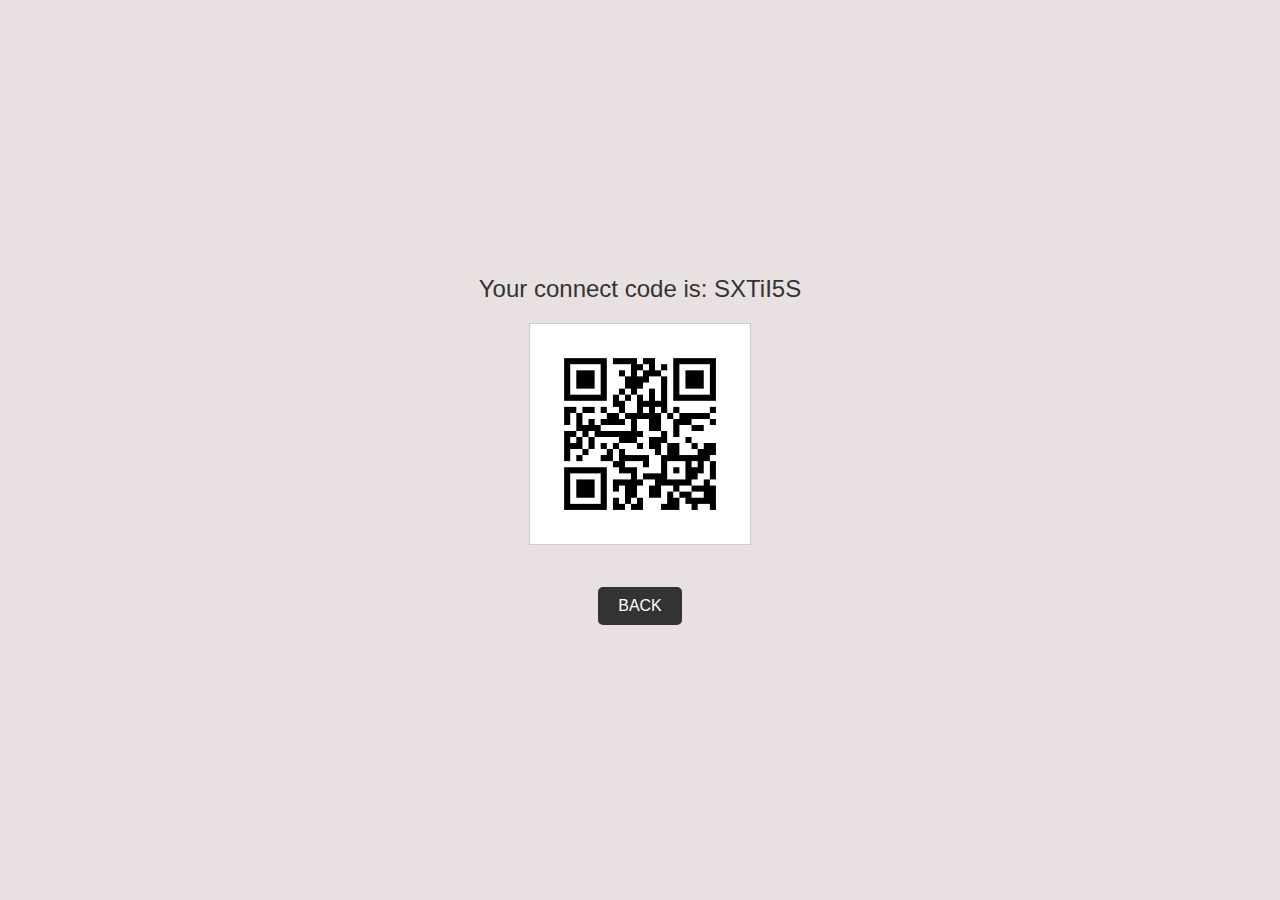
<file: code.html>
<!DOCTYPE html>
<!-- saved from url=(0045)https://netra-dappfixers.vercel.app/code.html -->
<html lang="en"><head><meta http-equiv="Content-Type" content="text/html; charset=UTF-8">
    
    <meta name="viewport" content="width=device-width, initial-scale=1.0">
    <title>Unique Connect Code with QR</title>
    <style>
        body {
            font-family: Arial, sans-serif;
            display: flex;
            flex-direction: column;
            align-items: center;
            justify-content: center;
            height: 100vh;
            margin: 0;
            background-color: #f5f5f5;
        }
        .code-container {
            text-align: center;
            padding: 20px;
        }
        .code-text {
            font-size: 1.5em;
            margin-bottom: 10px;
            color: #333;
        }
        .qr-code {
            margin-top: 10px;
            border: 1px solid #ccc;
            padding: 10px;
            background-color: #fff;
            width: 200px;
            height: 200px;
        }
        .back-button {
            margin-top: 20px;
            padding: 10px 20px;
            font-size: 1em;
            color: #fff;
            background-color: #333;
            border: none;
            cursor: pointer;
            border-radius: 5px;
        }
        .back-button:hover {
            background-color: #555;
        }
    </style>
</head>
<body style="background-color: rgb(233, 225, 225);">

<div class="code-container">
    <div class="code-text" id="connect-code">Your connect code is: <span id="uniqueCode">tAhT0gL</span></div>
    <img src="./code_files/qr_code.png" alt="QR Code" class="qr-code"><br><br>
    <button class="back-button" onclick="window.history.back()">BACK</button>
</div>

<script>
    // Function to generate a unique 7-character alphanumeric code
    function generateCode(length) {
        const characters = 'ABCDEFGHIJKLMNOPQRSTUVWXYZabcdefghijklmnopqrstuvwxyz0123456789';
        let result = '';
        for (let i = 0; i < length; i++) {
            result += characters.charAt(Math.floor(Math.random() * characters.length));
        }
        return result;
    }

    // Generate and display the code
    const uniqueCode = generateCode(7);
    document.getElementById("uniqueCode").textContent = uniqueCode;
</script>



</body></html>
</file>
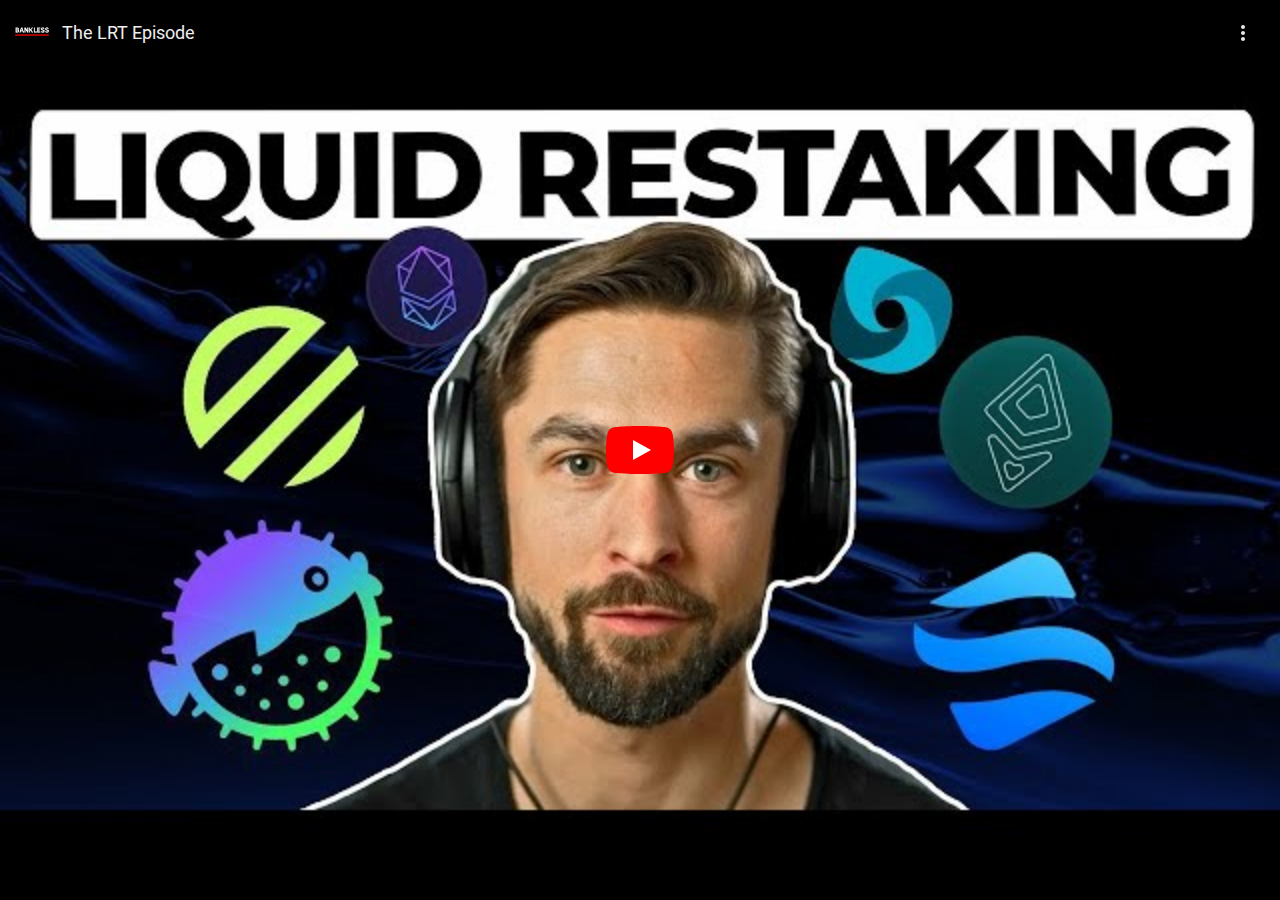
<file: index_1.html>
<!DOCTYPE html><html lang="en" dir="ltr" data-cast-api-enabled="true" data-scrapbook-source="https://www.youtube.com/embed/80PO-2yG6Q0?si=ZasH8lt_quU3Ulzs"><head><meta charset="UTF-8"><meta name="viewport" content="width=device-width, initial-scale=1"><style name="www-roboto">@font-face{font-family:'Roboto';font-style:normal;font-weight:400;src:url("KFOmCnqEu92Fr1Mu72xKOzY.woff2")format('woff2');unicode-range:U+0460-052F,U+1C80-1C8A,U+20B4,U+2DE0-2DFF,U+A640-A69F,U+FE2E-FE2F;}@font-face{font-family:'Roboto';font-style:normal;font-weight:400;src:url("KFOmCnqEu92Fr1Mu5mxKOzY.woff2")format('woff2');unicode-range:U+0301,U+0400-045F,U+0490-0491,U+04B0-04B1,U+2116;}@font-face{font-family:'Roboto';font-style:normal;font-weight:400;src:url("KFOmCnqEu92Fr1Mu7mxKOzY.woff2")format('woff2');unicode-range:U+1F00-1FFF;}@font-face{font-family:'Roboto';font-style:normal;font-weight:400;src:url("KFOmCnqEu92Fr1Mu4WxKOzY.woff2")format('woff2');unicode-range:U+0370-0377,U+037A-037F,U+0384-038A,U+038C,U+038E-03A1,U+03A3-03FF;}@font-face{font-family:'Roboto';font-style:normal;font-weight:400;src:url("KFOmCnqEu92Fr1Mu7WxKOzY.woff2")format('woff2');unicode-range:U+0102-0103,U+0110-0111,U+0128-0129,U+0168-0169,U+01A0-01A1,U+01AF-01B0,U+0300-0301,U+0303-0304,U+0308-0309,U+0323,U+0329,U+1EA0-1EF9,U+20AB;}@font-face{font-family:'Roboto';font-style:normal;font-weight:400;src:url("KFOmCnqEu92Fr1Mu7GxKOzY.woff2")format('woff2');unicode-range:U+0100-02BA,U+02BD-02C5,U+02C7-02CC,U+02CE-02D7,U+02DD-02FF,U+0304,U+0308,U+0329,U+1D00-1DBF,U+1E00-1E9F,U+1EF2-1EFF,U+2020,U+20A0-20AB,U+20AD-20C0,U+2113,U+2C60-2C7F,U+A720-A7FF;}@font-face{font-family:'Roboto';font-style:normal;font-weight:400;src:url("KFOmCnqEu92Fr1Mu4mxK.woff2")format('woff2');unicode-range:U+0000-00FF,U+0131,U+0152-0153,U+02BB-02BC,U+02C6,U+02DA,U+02DC,U+0304,U+0308,U+0329,U+2000-206F,U+20AC,U+2122,U+2191,U+2193,U+2212,U+2215,U+FEFF,U+FFFD;}@font-face{font-family:'Roboto';font-style:normal;font-weight:500;src:url("KFOlCnqEu92Fr1MmEU9fCRc4EsA.woff2")format('woff2');unicode-range:U+0460-052F,U+1C80-1C8A,U+20B4,U+2DE0-2DFF,U+A640-A69F,U+FE2E-FE2F;}@font-face{font-family:'Roboto';font-style:normal;font-weight:500;src:url("KFOlCnqEu92Fr1MmEU9fABc4EsA.woff2")format('woff2');unicode-range:U+0301,U+0400-045F,U+0490-0491,U+04B0-04B1,U+2116;}@font-face{font-family:'Roboto';font-style:normal;font-weight:500;src:url("KFOlCnqEu92Fr1MmEU9fCBc4EsA.woff2")format('woff2');unicode-range:U+1F00-1FFF;}@font-face{font-family:'Roboto';font-style:normal;font-weight:500;src:url("KFOlCnqEu92Fr1MmEU9fBxc4EsA.woff2")format('woff2');unicode-range:U+0370-0377,U+037A-037F,U+0384-038A,U+038C,U+038E-03A1,U+03A3-03FF;}@font-face{font-family:'Roboto';font-style:normal;font-weight:500;src:url("KFOlCnqEu92Fr1MmEU9fCxc4EsA.woff2")format('woff2');unicode-range:U+0102-0103,U+0110-0111,U+0128-0129,U+0168-0169,U+01A0-01A1,U+01AF-01B0,U+0300-0301,U+0303-0304,U+0308-0309,U+0323,U+0329,U+1EA0-1EF9,U+20AB;}@font-face{font-family:'Roboto';font-style:normal;font-weight:500;src:url("KFOlCnqEu92Fr1MmEU9fChc4EsA.woff2")format('woff2');unicode-range:U+0100-02BA,U+02BD-02C5,U+02C7-02CC,U+02CE-02D7,U+02DD-02FF,U+0304,U+0308,U+0329,U+1D00-1DBF,U+1E00-1E9F,U+1EF2-1EFF,U+2020,U+20A0-20AB,U+20AD-20C0,U+2113,U+2C60-2C7F,U+A720-A7FF;}@font-face{font-family:'Roboto';font-style:normal;font-weight:500;src:url("KFOlCnqEu92Fr1MmEU9fBBc4.woff2")format('woff2');unicode-range:U+0000-00FF,U+0131,U+0152-0153,U+02BB-02BC,U+02C6,U+02DA,U+02DC,U+0304,U+0308,U+0329,U+2000-206F,U+20AC,U+2122,U+2191,U+2193,U+2212,U+2215,U+FEFF,U+FFFD;}</style><link rel="stylesheet" href="www-player.css" name="www-player"><style>html {overflow: hidden;}body {font: 12px Roboto, Arial, sans-serif; background-color: #000; color: #fff; height: 100%; width: 100%; overflow: hidden; position: absolute; margin: 0; padding: 0;}#player {width: 100%; height: 100%;}h1 {text-align: center; color: #fff;}h3 {margin-top: 6px; margin-bottom: 3px;}.player-unavailable {position: absolute; top: 0; left: 0; right: 0; bottom: 0; padding: 25px; font-size: 13px; background: url("urn:scrapbook:download:error:https://www.youtube.com/img/meh7.png") 50% 65% no-repeat;}.player-unavailable .message {text-align: left; margin: 0 -5px 15px; padding: 0 5px 14px; border-bottom: 1px solid #888; font-size: 19px; font-weight: normal;}.player-unavailable a {color: #167ac6; text-decoration: none;}</style><title>The LRT Episode - YouTube</title><link rel="canonical" href="https://www.youtube.com/watch?v=80PO-2yG6Q0"><link rel="shortcut icon" href="favicon-1.ico"></head><body class="date-20241114 en_US ltr  site-center-aligned site-as-giant-card webkit webkit-537" dir="ltr"><div id="player" style="width: 100%; height: 100%;"><div class="html5-video-player ytp-exp-bottom-control-flexbox ytp-modern-caption ytp-title-enable-channel-logo ytp-fine-scrubbing-exp ytp-embed ytp-embed-playlist unstarted-mode ytp-hide-controls ytp-small-mode" tabindex="-1" id="movie_player" data-version="/s/player/0ccfa671/player_ias.vflset/en_US/base.js" aria-label="YouTube Video Player"><div class="html5-video-container" data-layer="0"><video tabindex="-1" class="video-stream html5-main-video" webkit-playsinline="" playsinline="" controlslist="nodownload" style="width: 432px; height: 162px; left: 0px; top: -162px;"></video></div><div class="ytp-gradient-top" data-layer="1"></div><div class="ytp-chrome-top ytp-show-cards-title" data-layer="1"><div class="ytp-title-channel"><div class="ytp-title-beacon"></div><a class="ytp-title-channel-logo" target="_blank" role="link" tabindex="0" aria-label="Photo image of Bankless" style="background-image: url(&quot;channels4_profile.jpg&quot;);"></a><div class="ytp-title-expanded-overlay" aria-hidden="true"><div class="ytp-title-expanded-heading"><div class="ytp-title-expanded-title"><a target="_blank" tabindex="-1" aria-hidden="true">Bankless</a></div><div class="ytp-title-expanded-subtitle" aria-hidden="true">237K subscribers</div></div><div class="ytp-button ytp-sb" aria-live="polite" style="display: none;"><div class="ytp-sb-subscribe" title="Subscribe as Hossanah Nelson" aria-label="Subscribe to channel" data-tooltip-image="https://yt3.ggpht.com/yti/ANjgQV-6kt-okAkFoDkGavETJyGQ0ix0EXF4nu_XmjCd-lY=s20-c" data-tooltip-opaque="true" tabindex="0" role="button"><div class="ytp-sb-text"><div class="ytp-sb-icon"></div>Subscribe</div></div><div class="ytp-sb-unsubscribe" title="Subscribed as Hossanah Nelson" aria-label="Unsubscribe to channel" data-tooltip-image="https://yt3.ggpht.com/yti/ANjgQV-6kt-okAkFoDkGavETJyGQ0ix0EXF4nu_XmjCd-lY=s20-c" data-tooltip-opaque="true" tabindex="0" role="button"><div class="ytp-sb-text"><div class="ytp-sb-icon"></div>Subscribed</div></div></div><button class="ytp-button ytp-title-notifications" aria-pressed="false" aria-label="Get notified about every new video" style="display: none;"><div class="ytp-title-notifications-on" title="Stop getting notified about every new video" aria-label="Notify subscriptions"><svg fill="#fff" height="24px" viewBox="0 0 24 24" width="24px"><path d="M7.58 4.08L6.15 2.65C3.75 4.48 2.17 7.3 2.03 10.5h2c.15-2.65 1.51-4.97 3.55-6.42zm12.39 6.42h2c-.15-3.2-1.73-6.02-4.12-7.85l-1.42 1.43c2.02 1.45 3.39 3.77 3.54 6.42zM18 11c0-3.07-1.64-5.64-4.5-6.32V4c0-.83-.67-1.5-1.5-1.5s-1.5.67-1.5 1.5v.68C7.63 5.36 6 7.92 6 11v5l-2 2v1h16v-1l-2-2v-5zm-6 11c.14 0 .27-.01.4-.04.65-.14 1.18-.58 1.44-1.18.1-.24.15-.5.15-.78h-4c.01 1.1.9 2 2.01 2z"></path></svg></div><div class="ytp-title-notifications-off" title="Get notified about every new video" aria-label="Notify subscriptions"><svg fill="#fff" height="24px" viewBox="0 0 24 24" width="24px"><path d="M18 11c0-3.07-1.64-5.64-4.5-6.32V4c0-.83-.67-1.5-1.5-1.5s-1.5.67-1.5 1.5v.68C7.63 5.36 6 7.92 6 11v5l-2 2v1h16v-1l-2-2v-5zm-6 11c.14 0 .27-.01.4-.04.65-.14 1.18-.58 1.44-1.18.1-.24.15-.5.15-.78h-4c.01 1.1.9 2 2.01 2z"></path></svg></div></button></div></div><div class="ytp-title"><div class="ytp-title-text"><a class="ytp-title-link yt-uix-sessionlink" target="_blank" data-sessionlink="feature=player-title" tabindex="0" href="https://www.youtube.com/watch?v=80PO-2yG6Q0">The LRT Episode</a><div class="ytp-title-subtext"><a class="ytp-title-channel-name" target="_blank" href=""></a></div></div></div><div class="ytp-shorts-title-channel" style="display: none;"><a class="ytp-shorts-title-channel-logo" target="_blank" aria-label="Photo image of Bankless" style="background-image: url(&quot;channels4_profile.jpg&quot;);"></a><div class="ytp-shorts-title-expanded-heading"><div class="ytp-shorts-title-expanded-title"><a target="_blank" tabindex="0">Bankless</a></div></div><div class="ytp-button ytp-sb" aria-live="polite"><div class="ytp-sb-subscribe" title="Subscribe as Hossanah Nelson" aria-label="Subscribe to channel" data-tooltip-image="https://yt3.ggpht.com/yti/ANjgQV-6kt-okAkFoDkGavETJyGQ0ix0EXF4nu_XmjCd-lY=s20-c" data-tooltip-opaque="true" tabindex="0" role="button"><div class="ytp-sb-text"><div class="ytp-sb-icon"></div>Subscribe</div></div><div class="ytp-sb-unsubscribe" title="Subscribed as Hossanah Nelson" aria-label="Unsubscribe to channel" data-tooltip-image="https://yt3.ggpht.com/yti/ANjgQV-6kt-okAkFoDkGavETJyGQ0ix0EXF4nu_XmjCd-lY=s20-c" data-tooltip-opaque="true" tabindex="0" role="button"><div class="ytp-sb-text"><div class="ytp-sb-icon"></div>Subscribed</div></div></div></div><div class="ytp-chrome-top-buttons"><button class="ytp-button ytp-search-button" title="Search" data-tooltip-opaque="true" aria-label="Search" style="display: none;"><div class="ytp-search-icon"><svg height="100%" version="1.1" viewBox="0 0 24 24" width="100%"><path class="ytp-svg-fill" d="M21.24,19.83l-5.64-5.64C16.48,13.02,17,11.57,17,10c0-3.87-3.13-7-7-7s-7,3.13-7,7c0,3.87,3.13,7,7,7 c1.57,0,3.02-0.52,4.19-1.4l5.64,5.64L21.24,19.83z M5,10c0-2.76,2.24-5,5-5s5,2.24,5,5c0,2.76-2.24,5-5,5S5,12.76,5,10z"></path></svg></div><div class="ytp-search-title">Search</div></button><button class="ytp-playlist-menu-button ytp-button" aria-owns="ytp-id-22" aria-haspopup="true" aria-label="Playlist" style="display: none;"><div class="ytp-playlist-menu-button-icon"><svg height="100%" version="1.1" viewBox="0 0 36 36" width="100%"><use class="ytp-svg-shadow" xlink:href="#ytp-id-23"></use><path d="m 22.53,21.42 0,6.85 5.66,-3.42 -5.66,-3.42 0,0 z m -11.33,0 9.06,0 0,2.28 -9.06,0 0,-2.28 0,0 z m 0,-9.14 13.6,0 0,2.28 -13.6,0 0,-2.28 0,0 z m 0,4.57 13.6,0 0,2.28 -13.6,0 0,-2.28 0,0 z" fill="#fff" id="ytp-id-23"></path></svg></div><div class="ytp-playlist-menu-button-text"></div></button><button class="ytp-button ytp-cards-button" aria-label="Show cards" aria-owns="iv-drawer" aria-haspopup="true" data-tooltip-opaque="true" style="display: none;"><span class="ytp-cards-button-icon-default"><div class="ytp-cards-button-icon"><svg height="100%" version="1.1" viewBox="0 0 36 36" width="100%"><use class="ytp-svg-shadow" xlink:href="#ytp-id-2"></use><path class="ytp-svg-fill" d="M18,8 C12.47,8 8,12.47 8,18 C8,23.52 12.47,28 18,28 C23.52,28 28,23.52 28,18 C28,12.47 23.52,8 18,8 L18,8 Z M17,16 L19,16 L19,24 L17,24 L17,16 Z M17,12 L19,12 L19,14 L17,14 L17,12 Z" id="ytp-id-2"></path></svg></div><div class="ytp-cards-button-title">Info</div></span><span class="ytp-cards-button-icon-shopping"><div class="ytp-cards-button-icon"><svg height="100%" version="1.1" viewBox="0 0 36 36" width="100%"><path class="ytp-svg-shadow" d="M 27.99,18 A 9.99,9.99 0 1 1 8.00,18 9.99,9.99 0 1 1 27.99,18 z"></path><path class="ytp-svg-fill" d="M 18,8 C 12.47,8 8,12.47 8,18 8,23.52 12.47,28 18,28 23.52,28 28,23.52 28,18 28,12.47 23.52,8 18,8 z m -4.68,4 4.53,0 c .35,0 .70,.14 .93,.37 l 5.84,5.84 c .23,.23 .37,.58 .37,.93 0,.35 -0.13,.67 -0.37,.90 L 20.06,24.62 C 19.82,24.86 19.51,25 19.15,25 c -0.35,0 -0.70,-0.14 -0.93,-0.37 L 12.37,18.78 C 12.13,18.54 12,18.20 12,17.84 L 12,13.31 C 12,12.59 12.59,12 13.31,12 z m .96,1.31 c -0.53,0 -0.96,.42 -0.96,.96 0,.53 .42,.96 .96,.96 .53,0 .96,-0.42 .96,-0.96 0,-0.53 -0.42,-0.96 -0.96,-0.96 z" fill-opacity="1"></path><path class="ytp-svg-shadow-fill" d="M 24.61,18.22 18.76,12.37 C 18.53,12.14 18.20,12 17.85,12 H 13.30 C 12.58,12 12,12.58 12,13.30 V 17.85 c 0,.35 .14,.68 .38,.92 l 5.84,5.85 c .23,.23 .55,.37 .91,.37 .35,0 .68,-0.14 .91,-0.38 L 24.61,20.06 C 24.85,19.83 25,19.50 25,19.15 25,18.79 24.85,18.46 24.61,18.22 z M 14.27,15.25 c -0.53,0 -0.97,-0.43 -0.97,-0.97 0,-0.53 .43,-0.97 .97,-0.97 .53,0 .97,.43 .97,.97 0,.53 -0.43,.97 -0.97,.97 z" fill="#000" fill-opacity="0.15"></path></svg></div><div class="ytp-cards-button-title">Shopping</div></span></button><div class="ytp-cards-teaser" style="display: none;"><div class="ytp-cards-teaser-box"></div><div class="ytp-cards-teaser-text"><span class="ytp-cards-teaser-label"></span></div></div><button class="ytp-button ytp-overflow-button ytp-overflow-button-visible" title="More" aria-haspopup="true" aria-owns="ytp-id-29" aria-label="More"><div class="ytp-overflow-icon"><svg height="100%" viewBox="-5 -5 36 36" width="100%"><path d="M12 8c1.1 0 2-.9 2-2s-.9-2-2-2-2 .9-2 2 .9 2 2 2zm0 2c-1.1 0-2 .9-2 2s.9 2 2 2 2-.9 2-2-.9-2-2-2zm0 6c-1.1 0-2 .9-2 2s.9 2 2 2 2-.9 2-2-.9-2-2-2z" fill="#fff"></path></svg></div></button></div></div><button class="ytp-unmute ytp-popup ytp-button ytp-unmute-animated ytp-unmute-shrink" data-layer="2" style="display: none;"><div class="ytp-unmute-inner"><div class="ytp-unmute-icon"><svg height="100%" version="1.1" viewBox="0 0 36 36" width="100%"><use class="ytp-svg-shadow" xlink:href="#ytp-id-1"></use><path class="ytp-svg-fill" d="m 21.48,17.98 c 0,-1.77 -1.02,-3.29 -2.5,-4.03 v 2.21 l 2.45,2.45 c .03,-0.2 .05,-0.41 .05,-0.63 z m 2.5,0 c 0,.94 -0.2,1.82 -0.54,2.64 l 1.51,1.51 c .66,-1.24 1.03,-2.65 1.03,-4.15 0,-4.28 -2.99,-7.86 -7,-8.76 v 2.05 c 2.89,.86 5,3.54 5,6.71 z M 9.25,8.98 l -1.27,1.26 4.72,4.73 H 7.98 v 6 H 11.98 l 5,5 v -6.73 l 4.25,4.25 c -0.67,.52 -1.42,.93 -2.25,1.18 v 2.06 c 1.38,-0.31 2.63,-0.95 3.69,-1.81 l 2.04,2.05 1.27,-1.27 -9,-9 -7.72,-7.72 z m 7.72,.99 -2.09,2.08 2.09,2.09 V 9.98 z" id="ytp-id-1"></path></svg></div><div class="ytp-unmute-text">Tap to unmute</div><div class="ytp-unmute-box"></div></div></button><div class="ytp-cued-thumbnail-overlay" data-layer="4" style=""><div class="ytp-cued-thumbnail-overlay-image" style="background-image: url(&quot;sddefault.jpg&quot;);"></div><button class="ytp-large-play-button ytp-button ytp-large-play-button-red-bg" aria-label="Play" title="Play"><svg height="100%" version="1.1" viewBox="0 0 68 48" width="100%"><path class="ytp-large-play-button-bg" d="M66.52,7.74c-0.78-2.93-2.49-5.41-5.42-6.19C55.79,.13,34,0,34,0S12.21,.13,6.9,1.55 C3.97,2.33,2.27,4.81,1.48,7.74C0.06,13.05,0,24,0,24s0.06,10.95,1.48,16.26c0.78,2.93,2.49,5.41,5.42,6.19 C12.21,47.87,34,48,34,48s21.79-0.13,27.1-1.55c2.93-0.78,4.64-3.26,5.42-6.19C67.94,34.95,68,24,68,24S67.94,13.05,66.52,7.74z" fill="#f00"></path><path d="M 45,24 27,14 27,34" fill="#fff"></path></svg></button></div><div class="ytp-spinner" data-layer="4" style="display: none;"><div class="ytp-spinner-container"><div class="ytp-spinner-rotator"><div class="ytp-spinner-left"><div class="ytp-spinner-circle"></div></div><div class="ytp-spinner-right"><div class="ytp-spinner-circle"></div></div></div></div><div class="ytp-spinner-message" style="display: none;">If playback doesn't begin shortly, try restarting your device.</div></div><div class="ytp-paid-content-overlay" aria-live="assertive" aria-atomic="true" data-layer="4"><div class="ytp-button ytp-paid-content-overlay-text" style="display: none;"></div></div><div class="ytp-storyboard-framepreview" data-layer="4" style="display: none;"><div class="ytp-storyboard-framepreview-timestamp"></div><div class="ytp-storyboard-framepreview-img"></div></div><div data-layer="4" style="display: none;"><div class="ytp-bezel-text-wrapper"><div class="ytp-bezel-text"></div></div><div class="ytp-bezel" role="status"><div class="ytp-bezel-icon"></div></div></div><div class="ytp-doubletap-ui-legacy" data-layer="4" style="display: none;"><div class="ytp-doubletap-fast-forward-ve"></div><div class="ytp-doubletap-rewind-ve"></div><div class="ytp-doubletap-static-circle"><div class="ytp-doubletap-ripple"></div></div><div class="ytp-doubletap-overlay-a11y"></div><div class="ytp-doubletap-seek-info-container"><div class="ytp-doubletap-arrows-container"><span class="ytp-doubletap-base-arrow"></span><span class="ytp-doubletap-base-arrow"></span><span class="ytp-doubletap-base-arrow"></span></div><div class="ytp-doubletap-tooltip"><div class="ytp-seek-icon-text-container"><div class="ytp-seek-icon" style="display: none;"></div><div class="ytp-chapter-seek-text-legacy"></div></div><div class="ytp-doubletap-tooltip-label"></div></div></div></div><div aria-live="polite" data-layer="4" style="display: none;"><div class="ytp-tooltip-text-wrapper"><div class="ytp-tooltip-edu"><svg height="100%" viewBox="0 0 36 36" width="100%"><path d="M14.1 36.75 12 34.65 24 22.65 36 34.65 33.9 36.75 24 26.85ZM14.1 24.1 12 22 24 10 36 22 33.9 24.1 24 14.2Z"></path></svg><span></span></div><div class="ytp-tooltip-image"></div><div class="ytp-tooltip-title"><span></span></div><span class="ytp-tooltip-text"></span></div><div class="ytp-tooltip-bg"><div class="ytp-tooltip-duration"></div></div></div><div class="ytp-suggested-action" data-layer="4"><button class="ytp-button ytp-suggested-action-badge ytp-suggested-action-badge-with-controls" style="display: none;"><div class="ytp-suggested-action-badge-icon-container"></div><div class="ytp-suggested-action-badge-expanded-content-container" style="display: none;"><label class="ytp-suggested-action-badge-title"></label><button class="ytp-suggested-action-badge-dismiss-button-icon ytp-button"></button></div></button></div><div class="ytp-info-panel-preview" aria-live="assertive" aria-atomic="true" aria-owns="ytp-id-30" aria-haspopup="true" data-tooltip-opaque="true" data-layer="4" style="display: none;"><div class="ytp-info-panel-preview-text"></div><div class="ytp-info-panel-preview-chevron"></div></div><div class="ytp-muted-autoplay-overlay" data-layer="4" style="display: none;"><div class="ytp-muted-autoplay-bottom-buttons"><button class="ytp-muted-autoplay-equalizer ytp-button" aria-label="Muted Playback Indicator"><div class="ytp-muted-autoplay-equalizer-icon"><svg height="100%" version="1.1" viewBox="-4 -4 24 24" width="100%"><g fill="#fff"><rect class="ytp-equalizer-bar-left" height="9" width="4" x="1" y="7"></rect><rect class="ytp-equalizer-bar-middle" height="14" width="4" x="6" y="2"></rect><rect class="ytp-equalizer-bar-right" height="12" width="4" x="11" y="4"></rect></g></svg></div></button></div></div><div class="ytp-muted-autoplay-endscreen-overlay" data-layer="4" style="display: none;"><div class="ytp-muted-autoplay-end-panel"><button class="ytp-muted-autoplay-end-text ytp-button"></button></div></div><div class="ytp-remote" data-layer="4" style="display: none;"><div class="ytp-remote-display-status"><div class="ytp-remote-display-status-icon"><svg height="100%" version="1.1" viewBox="0 0 36 36" width="100%"><use class="ytp-svg-shadow" xlink:href="#ytp-id-33"></use><path d="M7,24 L7,27 L10,27 C10,25.34 8.66,24 7,24 L7,24 Z M7,20 L7,22 C9.76,22 12,24.24 12,27 L14,27 C14,23.13 10.87,20 7,20 L7,20 Z M25,13 L11,13 L11,14.63 C14.96,15.91 18.09,19.04 19.37,23 L25,23 L25,13 L25,13 Z M7,16 L7,18 C11.97,18 16,22.03 16,27 L18,27 C18,20.92 13.07,16 7,16 L7,16 Z M27,9 L9,9 C7.9,9 7,9.9 7,11 L7,14 L9,14 L9,11 L27,11 L27,25 L20,25 L20,27 L27,27 C28.1,27 29,26.1 29,25 L29,11 C29,9.9 28.1,9 27,9 L27,9 Z" fill="#fff" id="ytp-id-33"></path></svg></div><div class="ytp-remote-display-status-text"></div></div></div><div class="ytp-mdx-popup-dialog" role="dialog" data-layer="4" style="display: none;"><div class="ytp-mdx-popup-dialog-inner-content"><div class="ytp-mdx-popup-title">You're signed out</div><div class="ytp-mdx-popup-description">Videos you watch may be added to the TV's watch history and influence TV recommendations. To avoid this, cancel and sign in to YouTube on your computer.</div><div class="ytp-mdx-privacy-popup-buttons"><button class="ytp-button ytp-mdx-privacy-popup-cancel">Cancel</button><button class="ytp-button ytp-mdx-privacy-popup-confirm">Confirm</button></div></div></div><div class="ytp-playlist-menu" role="dialog" id="ytp-id-22" data-layer="5" style="display: none;"><div class="ytp-playlist-menu-header"><div class="ytp-playlist-menu-title"><a class="ytp-playlist-menu-title-name"></a><button class="ytp-playlist-menu-close ytp-button" aria-label="Close"><svg height="100%" viewBox="0 0 24 24" width="100%"><path d="M19 6.41L17.59 5 12 10.59 6.41 5 5 6.41 10.59 12 5 17.59 6.41 19 12 13.41 17.59 19 19 17.59 13.41 12z" fill="#fff"></path></svg></button></div><div class="ytp-playlist-menu-subtitle"></div></div><div class="ytp-playlist-menu-items" role="menu"></div></div><div class="ytp-share-panel" id="ytp-id-25" role="dialog" aria-labelledby="ytp-id-24" data-layer="5" style="display: none;"><div class="ytp-share-panel-inner-content"><div class="ytp-share-panel-title" id="ytp-id-24">Share</div><a class="ytp-share-panel-link ytp-no-contextmenu" target="_blank" title="Share link" aria-label="Share link"></a><label class="ytp-share-panel-include-playlist"><input class="ytp-share-panel-include-playlist-checkbox" type="checkbox" checked="true">Include playlist</label><div class="ytp-share-panel-loading-spinner"><div class="ytp-spinner-container"><div class="ytp-spinner-rotator"><div class="ytp-spinner-left"><div class="ytp-spinner-circle"></div></div><div class="ytp-spinner-right"><div class="ytp-spinner-circle"></div></div></div></div></div><div class="ytp-share-panel-service-buttons"></div><div class="ytp-share-panel-error">An error occurred while retrieving sharing information. Please try again later.</div></div><button class="ytp-share-panel-close ytp-button" title="Close" aria-label="Close"><svg height="100%" viewBox="0 0 24 24" width="100%"><path d="M19 6.41L17.59 5 12 10.59 6.41 5 5 6.41 10.59 12 5 17.59 6.41 19 12 13.41 17.59 19 19 17.59 13.41 12z" fill="#fff"></path></svg></button></div><div class="ytp-overflow-panel" id="ytp-id-29" role="dialog" data-layer="5" style="display: none;"><div class="ytp-overflow-panel-content"><div class="ytp-overflow-panel-action-buttons"><button class="ytp-watch-later-button ytp-button ytp-show-watch-later-title" data-tooltip-opaque="true" title="Watch later as Hossanah Nelson" data-tooltip-image="https://yt3.ggpht.com/yti/ANjgQV-6kt-okAkFoDkGavETJyGQ0ix0EXF4nu_XmjCd-lY=s20-c" aria-label="Watch later as Hossanah Nelson"><div class="ytp-watch-later-icon"><svg height="100%" version="1.1" viewBox="0 0 36 36" width="100%"><use class="ytp-svg-shadow" xlink:href="#ytp-id-26"></use><path class="ytp-svg-fill" d="M18,8 C12.47,8 8,12.47 8,18 C8,23.52 12.47,28 18,28 C23.52,28 28,23.52 28,18 C28,12.47 23.52,8 18,8 L18,8 Z M16,19.02 L16,12.00 L18,12.00 L18,17.86 L23.10,20.81 L22.10,22.54 L16,19.02 Z" id="ytp-id-26"></path></svg></div><div class="ytp-watch-later-title">Watch later</div></button><button class="ytp-button ytp-share-button ytp-show-share-title ytp-share-button-visible" title="Share" aria-haspopup="true" aria-owns="ytp-id-25" data-tooltip-opaque="true" aria-label="Share"><div class="ytp-share-icon"><svg height="100%" version="1.1" viewBox="0 0 36 36" width="100%"><use class="ytp-svg-shadow" xlink:href="#ytp-id-38"></use><path class="ytp-svg-fill" d="m 20.20,14.19 0,-4.45 7.79,7.79 -7.79,7.79 0,-4.56 C 16.27,20.69 12.10,21.81 9.34,24.76 8.80,25.13 7.60,27.29 8.12,25.65 9.08,21.32 11.80,17.18 15.98,15.38 c 1.33,-0.60 2.76,-0.98 4.21,-1.19 z" id="ytp-id-38"></path></svg></div><div class="ytp-share-title">Share</div></button><button class="ytp-button ytp-copylink-button ytp-show-copylink-title" data-tooltip-opaque="true" title="Copy link" aria-label="Copy link" style="display: none;"><div class="ytp-copylink-icon"><svg height="100%" version="1.1" viewBox="0 0 36 36" width="100%"><use class="ytp-svg-shadow" xlink:href="#ytp-id-39"></use><path class="ytp-svg-fill" d="M21.9,8.3H11.3c-0.9,0-1.7,.8-1.7,1.7v12.3h1.7V10h10.6V8.3z M24.6,11.8h-9.7c-1,0-1.8,.8-1.8,1.8v12.3  c0,1,.8,1.8,1.8,1.8h9.7c1,0,1.8-0.8,1.8-1.8V13.5C26.3,12.6,25.5,11.8,24.6,11.8z M24.6,25.9h-9.7V13.5h9.7V25.9z" id="ytp-id-39"></path></svg></div><div class="ytp-copylink-title" aria-hidden="true">Copy link</div></button></div></div><button class="ytp-overflow-panel-close ytp-button" title="Close" aria-label="Close"><svg height="100%" viewBox="0 0 24 24" width="100%"><path d="M19 6.41L17.59 5 12 10.59 6.41 5 5 6.41 10.59 12 5 17.59 6.41 19 12 13.41 17.59 19 19 17.59 13.41 12z" fill="#fff"></path></svg></button></div><div class="ytp-info-panel-detail-skrim" data-layer="5" style="display: none;"><div class="ytp-info-panel-detail" role="dialog" id="ytp-id-30"><div class="ytp-info-panel-detail-header"><div class="ytp-info-panel-detail-title"></div><button class="ytp-info-panel-detail-close ytp-button" aria-label="Close"><svg height="100%" viewBox="0 0 24 24" width="100%"><path d="M19 6.41L17.59 5 12 10.59 6.41 5 5 6.41 10.59 12 5 17.59 6.41 19 12 13.41 17.59 19 19 17.59 13.41 12z" fill="#fff"></path></svg></button></div><div class="ytp-info-panel-detail-body"></div><div class="ytp-info-panel-detail-items"></div></div></div><div class="ytp-popup ytp-settings-menu" data-layer="6" id="ytp-id-17" style="display: none;"><div class="ytp-panel"><div class="ytp-panel-menu" role="menu"></div></div></div><a class="ytp-impression-link" aria-label="Watch on YouTube" target="_blank" data-layer="8" style="display: none;"><div class="ytp-impression-link-content" aria-hidden="true"><div class="ytp-impression-link-text">Watch on</div><div class="ytp-impression-link-logo"><svg height="100%" version="1.1" viewBox="0 0 110 26" width="100%"><use class="ytp-svg-shadow" xlink:href="#ytp-id-32"></use><path class="ytp-svg-fill" d="M 16.68,.99 C 13.55,1.03 7.02,1.16 4.99,1.68 c -1.49,.4 -2.59,1.6 -2.99,3 -0.69,2.7 -0.68,8.31 -0.68,8.31 0,0 -0.01,5.61 .68,8.31 .39,1.5 1.59,2.6 2.99,3 2.69,.7 13.40,.68 13.40,.68 0,0 10.70,.01 13.40,-0.68 1.5,-0.4 2.59,-1.6 2.99,-3 .69,-2.7 .68,-8.31 .68,-8.31 0,0 .11,-5.61 -0.68,-8.31 -0.4,-1.5 -1.59,-2.6 -2.99,-3 C 29.11,.98 18.40,.99 18.40,.99 c 0,0 -0.67,-0.01 -1.71,0 z m 72.21,.90 0,21.28 2.78,0 .31,-1.37 .09,0 c .3,.5 .71,.88 1.21,1.18 .5,.3 1.08,.40 1.68,.40 1.1,0 1.99,-0.49 2.49,-1.59 .5,-1.1 .81,-2.70 .81,-4.90 l 0,-2.40 c 0,-1.6 -0.11,-2.90 -0.31,-3.90 -0.2,-0.89 -0.5,-1.59 -1,-2.09 -0.5,-0.4 -1.10,-0.59 -1.90,-0.59 -0.59,0 -1.18,.19 -1.68,.49 -0.49,.3 -1.01,.80 -1.21,1.40 l 0,-7.90 -3.28,0 z m -49.99,.78 3.90,13.90 .18,6.71 3.31,0 0,-6.71 3.87,-13.90 -3.37,0 -1.40,6.31 c -0.4,1.89 -0.71,3.19 -0.81,3.99 l -0.09,0 c -0.2,-1.1 -0.51,-2.4 -0.81,-3.99 l -1.37,-6.31 -3.40,0 z m 29.59,0 0,2.71 3.40,0 0,17.90 3.28,0 0,-17.90 3.40,0 c 0,0 .00,-2.71 -0.09,-2.71 l -9.99,0 z m -53.49,5.12 8.90,5.18 -8.90,5.09 0,-10.28 z m 89.40,.09 c -1.7,0 -2.89,.59 -3.59,1.59 -0.69,.99 -0.99,2.60 -0.99,4.90 l 0,2.59 c 0,2.2 .30,3.90 .99,4.90 .7,1.1 1.8,1.59 3.5,1.59 1.4,0 2.38,-0.3 3.18,-1 .7,-0.7 1.09,-1.69 1.09,-3.09 l 0,-0.5 -2.90,-0.21 c 0,1 -0.08,1.6 -0.28,2 -0.1,.4 -0.5,.62 -1,.62 -0.3,0 -0.61,-0.11 -0.81,-0.31 -0.2,-0.3 -0.30,-0.59 -0.40,-1.09 -0.1,-0.5 -0.09,-1.21 -0.09,-2.21 l 0,-0.78 5.71,-0.09 0,-2.62 c 0,-1.6 -0.10,-2.78 -0.40,-3.68 -0.2,-0.89 -0.71,-1.59 -1.31,-1.99 -0.7,-0.4 -1.48,-0.59 -2.68,-0.59 z m -50.49,.09 c -1.09,0 -2.01,.18 -2.71,.68 -0.7,.4 -1.2,1.12 -1.49,2.12 -0.3,1 -0.5,2.27 -0.5,3.87 l 0,2.21 c 0,1.5 .10,2.78 .40,3.78 .2,.9 .70,1.62 1.40,2.12 .69,.5 1.71,.68 2.81,.78 1.19,0 2.08,-0.28 2.78,-0.68 .69,-0.4 1.09,-1.09 1.49,-2.09 .39,-1 .49,-2.30 .49,-3.90 l 0,-2.21 c 0,-1.6 -0.2,-2.87 -0.49,-3.87 -0.3,-0.89 -0.8,-1.62 -1.49,-2.12 -0.7,-0.5 -1.58,-0.68 -2.68,-0.68 z m 12.18,.09 0,11.90 c -0.1,.3 -0.29,.48 -0.59,.68 -0.2,.2 -0.51,.31 -0.81,.31 -0.3,0 -0.58,-0.10 -0.68,-0.40 -0.1,-0.3 -0.18,-0.70 -0.18,-1.40 l 0,-10.99 -3.40,0 0,11.21 c 0,1.4 .18,2.39 .68,3.09 .49,.7 1.21,1 2.21,1 1.4,0 2.48,-0.69 3.18,-2.09 l .09,0 .31,1.78 2.59,0 0,-14.99 c 0,0 -3.40,.00 -3.40,-0.09 z m 17.31,0 0,11.90 c -0.1,.3 -0.29,.48 -0.59,.68 -0.2,.2 -0.51,.31 -0.81,.31 -0.3,0 -0.58,-0.10 -0.68,-0.40 -0.1,-0.3 -0.21,-0.70 -0.21,-1.40 l 0,-10.99 -3.40,0 0,11.21 c 0,1.4 .21,2.39 .71,3.09 .5,.7 1.18,1 2.18,1 1.39,0 2.51,-0.69 3.21,-2.09 l .09,0 .28,1.78 2.62,0 0,-14.99 c 0,0 -3.40,.00 -3.40,-0.09 z m 20.90,2.09 c .4,0 .58,.11 .78,.31 .2,.3 .30,.59 .40,1.09 .1,.5 .09,1.21 .09,2.21 l 0,1.09 -2.5,0 0,-1.09 c 0,-1 -0.00,-1.71 .09,-2.21 0,-0.4 .11,-0.8 .31,-1 .2,-0.3 .51,-0.40 .81,-0.40 z m -50.49,.12 c .5,0 .8,.18 1,.68 .19,.5 .28,1.30 .28,2.40 l 0,4.68 c 0,1.1 -0.08,1.90 -0.28,2.40 -0.2,.5 -0.5,.68 -1,.68 -0.5,0 -0.79,-0.18 -0.99,-0.68 -0.2,-0.5 -0.31,-1.30 -0.31,-2.40 l 0,-4.68 c 0,-1.1 .11,-1.90 .31,-2.40 .2,-0.5 .49,-0.68 .99,-0.68 z m 39.68,.09 c .3,0 .61,.10 .81,.40 .2,.3 .27,.67 .37,1.37 .1,.6 .12,1.51 .12,2.71 l .09,1.90 c 0,1.1 .00,1.99 -0.09,2.59 -0.1,.6 -0.19,1.08 -0.49,1.28 -0.2,.3 -0.50,.40 -0.90,.40 -0.3,0 -0.51,-0.08 -0.81,-0.18 -0.2,-0.1 -0.39,-0.29 -0.59,-0.59 l 0,-8.5 c .1,-0.4 .29,-0.7 .59,-1 .3,-0.3 .60,-0.40 .90,-0.40 z" id="ytp-id-32"></path></svg></div></div></a><div class="ytp-gradient-bottom" data-layer="9" style="height: 66px; background-image: url(&quot;4e23fc6981e96513e5e9967e8af1b04ed5fac7b0.png&quot;); display: none;"></div><div class="ytp-chrome-bottom" data-layer="9" style="display: none; width: 408px; left: 12px;"><div class="ytp-progress-bar-container"><div class="ytp-heat-map-container"><div class="ytp-heat-map-edu"></div></div><div class="ytp-progress-bar" tabindex="0" role="slider" aria-label="Seek slider" draggable="true" aria-valuemin="0" aria-valuemax="5724" aria-valuenow="0" aria-valuetext="0 Minutes 0 Seconds of 1 Hours 35 Minutes 24 Seconds" style="touch-action: none;"><div class="ytp-chapters-container"><div class="ytp-chapter-hover-container" style="width: 408px;"><div class="ytp-progress-bar-padding"></div><div class="ytp-progress-list"><div class="ytp-play-progress ytp-swatch-background-color" style="left: 0px; transform: scaleX(0);"></div><div class="ytp-progress-linear-live-buffer"></div><div class="ytp-load-progress" style="left: 0px; transform: scaleX(0);"></div><div class="ytp-hover-progress" style="left: 0px; transform: scaleX(0);"></div><div class="ytp-ad-progress-list"></div></div></div></div><div class="ytp-timed-markers-container"></div><div class="ytp-clip-start-exclude" style="width: 0%;"></div><div class="ytp-clip-end-exclude" style="left: 100%; width: 0%;"></div><div class="ytp-scrubber-container" style="transform: translateX(0px);"><div class="ytp-scrubber-button ytp-swatch-background-color"><div class="ytp-scrubber-pull-indicator"></div><img class="ytp-decorated-scrubber-button"></div></div></div><div class="ytp-fine-scrubbing-container"><div class="ytp-fine-scrubbing-edu"></div><div class="ytp-fine-scrubbing"><div class="ytp-fine-scrubbing-draggable" draggable="true" style="touch-action: none; padding: 0px 204px;"><div class="ytp-fine-scrubbing-thumbnails" tabindex="0" role="slider" type="range" aria-label="Click or scroll the panel for the precise seeking." aria-valuemin="0" aria-valuemax="5724" aria-valuenow="0" aria-valuetext="Seek to 0 Minutes 0 Seconds" style="position: relative;"></div></div><div class="ytp-fine-scrubbing-cursor" aria-hidden="true"></div><div class="ytp-fine-scrubbing-seek-time" aria-hidden="true">0:00</div><div class="ytp-fine-scrubbing-play" title="Play from this position" role="button" aria-label="Play from this position"><svg height="100%" version="1.1" viewBox="0 0 36 36" width="100%"><use class="ytp-svg-shadow" xlink:href="#ytp-id-5"></use><path class="ytp-svg-fill" d="M 12,26 18.5,22 18.5,14 12,10 z M 18.5,22 25,18 25,18 18.5,14 z" id="ytp-id-5"></path></svg></div><div class="ytp-fine-scrubbing-dismiss" title="Exit precise seeking" role="button" aria-label="Exit precise seeking"><svg height="100%" viewBox="0 0 24 24" width="100%"><path d="M19 6.41L17.59 5 12 10.59 6.41 5 5 6.41 10.59 12 5 17.59 6.41 19 12 13.41 17.59 19 19 17.59 13.41 12z" fill="#fff"></path></svg></div></div></div><div class="ytp-bound-time-left"></div><div class="ytp-bound-time-right"></div><div class="ytp-clip-start" draggable="true" title="Watch full video" style="touch-action: none; left: 0%;"><svg height="100%" version="1.1" viewBox="0 0 14 14" width="100%"><use class="ytp-svg-shadow" xlink:href="#ytp-id-3"></use><path d="M12,14 L9,11 L9,3 L12,0 L5,0 L5,14 L12,14 Z" fill="#eaeaea" id="ytp-id-3"></path></svg></div><div class="ytp-clip-end" draggable="true" title="Watch full video" style="touch-action: none; left: 100%;"><svg height="100%" version="1.1" viewBox="0 0 14 14" width="100%"><use class="ytp-svg-shadow" xlink:href="#ytp-id-4"></use><path d="M2,14 L5,11 L5,3 L2,0 L9,0 L9,14 L2,14 L2,14 Z" fill="#eaeaea" id="ytp-id-4"></path></svg></div></div><div class="ytp-chrome-controls"><div class="ytp-left-controls"><a class="ytp-prev-button ytp-button" role="button" aria-disabled="true" style="display: none;"><svg height="100%" version="1.1" viewBox="0 0 36 36" width="100%"><use class="ytp-svg-shadow" xlink:href="#ytp-id-10"></use><path class="ytp-svg-fill" d="m 12,12 h 2 v 12 h -2 z m 3.5,6 8.5,6 V 12 z" id="ytp-id-10"></path></svg></a><button class="ytp-play-button ytp-button" aria-keyshortcuts="k" data-title-no-tooltip="Play" title="Play (k)" aria-label="Play (k)"><svg height="100%" version="1.1" viewBox="0 0 36 36" width="100%"><use class="ytp-svg-shadow" xlink:href="#ytp-id-11"></use><path class="ytp-svg-fill" d="M 12,26 18.5,22 18.5,14 12,10 z M 18.5,22 25,18 25,18 18.5,14 z" id="ytp-id-11"></path></svg></button><a class="ytp-next-button ytp-button" role="button" aria-disabled="true" style="display: none;"><svg height="100%" version="1.1" viewBox="0 0 36 36" width="100%"><use class="ytp-svg-shadow" xlink:href="#ytp-id-12"></use><path class="ytp-svg-fill" d="M 12,24 20.5,18 12,12 V 24 z M 22,12 v 12 h 2 V 12 h -2 z" id="ytp-id-12"></path></svg></a><span class="ytp-volume-area"><button class="ytp-mute-button ytp-button" aria-keyshortcuts="m" title="Mute (m)" data-title-no-tooltip="Mute"><svg height="100%" version="1.1" viewBox="0 0 36 36" width="100%"><use class="ytp-svg-shadow" xlink:href="#ytp-id-14"></use><use class="ytp-svg-shadow" xlink:href="#ytp-id-15"></use><defs><clipPath id="ytp-svg-volume-animation-mask"><path d="m 14.35,-0.14 -5.86,5.86 20.73,20.78 5.86,-5.91 z"></path><path d="M 7.07,6.87 -1.11,15.33 19.61,36.11 27.80,27.60 z"></path><path class="ytp-svg-volume-animation-mover" d="M 9.09,5.20 6.47,7.88 26.82,28.77 29.66,25.99 z" transform="translate(0, 0)"></path></clipPath><clipPath id="ytp-svg-volume-animation-slash-mask"><path class="ytp-svg-volume-animation-mover" d="m -11.45,-15.55 -4.44,4.51 20.45,20.94 4.55,-4.66 z" transform="translate(0, 0)"></path></clipPath></defs><path class="ytp-svg-fill ytp-svg-volume-animation-speaker" clip-path="url(#ytp-svg-volume-animation-mask)" d="M8,21 L12,21 L17,26 L17,10 L12,15 L8,15 L8,21 Z M19,14 L19,22 C20.48,21.32 21.5,19.77 21.5,18 C21.5,16.26 20.48,14.74 19,14 ZM19,11.29 C21.89,12.15 24,14.83 24,18 C24,21.17 21.89,23.85 19,24.71 L19,26.77 C23.01,25.86 26,22.28 26,18 C26,13.72 23.01,10.14 19,9.23 L19,11.29 Z" fill="#fff" id="ytp-id-14"></path><path class="ytp-svg-fill ytp-svg-volume-animation-hider" clip-path="url(#ytp-svg-volume-animation-slash-mask)" d="M 9.25,9 7.98,10.27 24.71,27 l 1.27,-1.27 Z" fill="#fff" id="ytp-id-15" style="display: none;"></path></svg></button><div class="ytp-volume-panel" title="Volume" role="slider" aria-valuemin="0" aria-valuemax="100" tabindex="0" aria-valuenow="100" aria-valuetext="100% volume" aria-label="Volume"><div class="ytp-volume-slider" draggable="true" style="touch-action: none;"><div class="ytp-volume-slider-handle" style="left: 40px;"></div></div></div></span><div class="ytp-time-display notranslate"><span class="ytp-time-wrapper"><span class="ytp-time-clip-icon"></span><span class="ytp-time-current">0:00</span><span class="ytp-time-separator"> / </span><span class="ytp-time-duration">1:35:24</span></span><span class="ytp-clip-watch-full-video-button-separator">•</span><span class="ytp-clip-watch-full-video-button"></span><button class="ytp-live-badge ytp-button">Live</button></div><div class="ytp-chapter-container" style="display: none;"><button class="ytp-chapter-title ytp-button ytp-chapter-container-disabled" disabled=""><span class="ytp-chapter-title-prefix" aria-hidden="true">•</span><div class="ytp-chapter-title-content" aria-live="polite" title="View chapter"></div><div class="ytp-chapter-title-chevron"><svg height="100%" viewBox="0 0 24 24" width="100%"><path d="M9.71 18.71l-1.42-1.42 5.3-5.29-5.3-5.29 1.42-1.42 6.7 6.71z" fill="#fff"></path></svg></div></button></div></div><div class="ytp-right-controls"><button class="ytp-subtitles-button ytp-button" aria-keyshortcuts="c" data-priority="3" title="Subtitles/closed captions unavailable" data-title-no-tooltip="Subtitles/closed captions unavailable" aria-pressed="false" aria-label="Subtitles/closed captions unavailable"><svg class="ytp-subtitles-button-icon" height="100%" version="1.1" viewBox="0 0 36 36" width="100%" fill-opacity="0.3"><use class="ytp-svg-shadow" xlink:href="#ytp-id-16"></use><path d="M11,11 C9.89,11 9,11.9 9,13 L9,23 C9,24.1 9.89,25 11,25 L25,25 C26.1,25 27,24.1 27,23 L27,13 C27,11.9 26.1,11 25,11 L11,11 Z M17,17 L15.5,17 L15.5,16.5 L13.5,16.5 L13.5,19.5 L15.5,19.5 L15.5,19 L17,19 L17,20 C17,20.55 16.55,21 16,21 L13,21 C12.45,21 12,20.55 12,20 L12,16 C12,15.45 12.45,15 13,15 L16,15 C16.55,15 17,15.45 17,16 L17,17 L17,17 Z M24,17 L22.5,17 L22.5,16.5 L20.5,16.5 L20.5,19.5 L22.5,19.5 L22.5,19 L24,19 L24,20 C24,20.55 23.55,21 23,21 L20,21 C19.45,21 19,20.55 19,20 L19,16 C19,15.45 19.45,15 20,15 L23,15 C23.55,15 24,15.45 24,16 L24,17 L24,17 Z" fill="#fff" id="ytp-id-16"></path></svg></button><button class="ytp-button ytp-settings-button" aria-expanded="false" aria-haspopup="true" aria-controls="ytp-id-17" title="Settings" data-tooltip-target-id="ytp-settings-button" aria-label="Settings"><svg height="100%" version="1.1" viewBox="0 0 36 36" width="100%"><use class="ytp-svg-shadow" xlink:href="#ytp-id-18"></use><path d="m 23.94,18.78 c .03,-0.25 .05,-0.51 .05,-0.78 0,-0.27 -0.02,-0.52 -0.05,-0.78 l 1.68,-1.32 c .15,-0.12 .19,-0.33 .09,-0.51 l -1.6,-2.76 c -0.09,-0.17 -0.31,-0.24 -0.48,-0.17 l -1.99,.8 c -0.41,-0.32 -0.86,-0.58 -1.35,-0.78 l -0.30,-2.12 c -0.02,-0.19 -0.19,-0.33 -0.39,-0.33 l -3.2,0 c -0.2,0 -0.36,.14 -0.39,.33 l -0.30,2.12 c -0.48,.2 -0.93,.47 -1.35,.78 l -1.99,-0.8 c -0.18,-0.07 -0.39,0 -0.48,.17 l -1.6,2.76 c -0.10,.17 -0.05,.39 .09,.51 l 1.68,1.32 c -0.03,.25 -0.05,.52 -0.05,.78 0,.26 .02,.52 .05,.78 l -1.68,1.32 c -0.15,.12 -0.19,.33 -0.09,.51 l 1.6,2.76 c .09,.17 .31,.24 .48,.17 l 1.99,-0.8 c .41,.32 .86,.58 1.35,.78 l .30,2.12 c .02,.19 .19,.33 .39,.33 l 3.2,0 c .2,0 .36,-0.14 .39,-0.33 l .30,-2.12 c .48,-0.2 .93,-0.47 1.35,-0.78 l 1.99,.8 c .18,.07 .39,0 .48,-0.17 l 1.6,-2.76 c .09,-0.17 .05,-0.39 -0.09,-0.51 l -1.68,-1.32 0,0 z m -5.94,2.01 c -1.54,0 -2.8,-1.25 -2.8,-2.8 0,-1.54 1.25,-2.8 2.8,-2.8 1.54,0 2.8,1.25 2.8,2.8 0,1.54 -1.25,2.8 -2.8,2.8 l 0,0 z" fill="#fff" id="ytp-id-18"></path></svg></button><a class="ytp-youtube-button ytp-button yt-uix-sessionlink" target="_blank" data-priority="4" data-sessionlink="feature=player-button" href="https://www.youtube.com/watch?v=80PO-2yG6Q0" title="Watch on YouTube" aria-label="Watch on YouTube"><svg height="100%" version="1.1" viewBox="0 0 67 36" width="100%" aria-hidden="true"><use class="ytp-svg-shadow" xlink:href="#ytp-id-37"></use><path class="ytp-svg-fill" d="M 45.09 10 L 45.09 25.82 L 47.16 25.82 L 47.41 24.76 L 47.47 24.76 C 47.66 25.14 47.94 25.44 48.33 25.66 C 48.72 25.88 49.16 25.99 49.63 25.99 C 50.48 25.99 51.1 25.60 51.5 24.82 C 51.9 24.04 52.09 22.82 52.09 21.16 L 52.09 19.40 C 52.12 18.13 52.05 17.15 51.90 16.44 C 51.75 15.74 51.50 15.23 51.16 14.91 C 50.82 14.59 50.34 14.44 49.75 14.44 C 49.29 14.44 48.87 14.57 48.47 14.83 C 48.27 14.96 48.09 15.11 47.93 15.29 C 47.78 15.46 47.64 15.65 47.53 15.86 L 47.51 15.86 L 47.51 10 L 45.09 10 z M 8.10 10.56 L 10.96 20.86 L 10.96 25.82 L 13.42 25.82 L 13.42 20.86 L 16.32 10.56 L 13.83 10.56 L 12.78 15.25 C 12.49 16.62 12.31 17.59 12.23 18.17 L 12.16 18.17 C 12.04 17.35 11.84 16.38 11.59 15.23 L 10.59 10.56 L 8.10 10.56 z M 30.10 10.56 L 30.10 12.58 L 32.59 12.58 L 32.59 25.82 L 35.06 25.82 L 35.06 12.58 L 37.55 12.58 L 37.55 10.56 L 30.10 10.56 z M 19.21 14.46 C 18.37 14.46 17.69 14.63 17.17 14.96 C 16.65 15.29 16.27 15.82 16.03 16.55 C 15.79 17.28 15.67 18.23 15.67 19.43 L 15.67 21.06 C 15.67 22.24 15.79 23.19 16 23.91 C 16.21 24.62 16.57 25.15 17.07 25.49 C 17.58 25.83 18.27 26 19.15 26 C 20.02 26 20.69 25.83 21.19 25.5 C 21.69 25.17 22.06 24.63 22.28 23.91 C 22.51 23.19 22.63 22.25 22.63 21.06 L 22.63 19.43 C 22.63 18.23 22.50 17.28 22.27 16.56 C 22.04 15.84 21.68 15.31 21.18 14.97 C 20.68 14.63 20.03 14.46 19.21 14.46 z M 56.64 14.47 C 55.39 14.47 54.51 14.84 53.99 15.61 C 53.48 16.38 53.22 17.60 53.22 19.27 L 53.22 21.23 C 53.22 22.85 53.47 24.05 53.97 24.83 C 54.34 25.40 54.92 25.77 55.71 25.91 C 55.97 25.96 56.26 25.99 56.57 25.99 C 57.60 25.99 58.40 25.74 58.96 25.23 C 59.53 24.72 59.81 23.94 59.81 22.91 C 59.81 22.74 59.79 22.61 59.78 22.51 L 57.63 22.39 C 57.62 23.06 57.54 23.54 57.40 23.83 C 57.26 24.12 57.01 24.27 56.63 24.27 C 56.35 24.27 56.13 24.18 56.00 24.02 C 55.87 23.86 55.79 23.61 55.75 23.25 C 55.71 22.89 55.68 22.36 55.68 21.64 L 55.68 21.08 L 59.86 21.08 L 59.86 19.16 C 59.86 17.99 59.77 17.08 59.58 16.41 C 59.39 15.75 59.07 15.25 58.61 14.93 C 58.15 14.62 57.50 14.47 56.64 14.47 z M 23.92 14.67 L 23.92 23.00 C 23.92 24.03 24.11 24.79 24.46 25.27 C 24.82 25.76 25.35 26.00 26.09 26.00 C 27.16 26.00 27.97 25.49 28.5 24.46 L 28.55 24.46 L 28.76 25.82 L 30.73 25.82 L 30.73 14.67 L 28.23 14.67 L 28.23 23.52 C 28.13 23.73 27.97 23.90 27.77 24.03 C 27.57 24.16 27.37 24.24 27.15 24.24 C 26.89 24.24 26.70 24.12 26.59 23.91 C 26.48 23.70 26.43 23.35 26.43 22.85 L 26.43 14.67 L 23.92 14.67 z M 36.80 14.67 L 36.80 23.00 C 36.80 24.03 36.98 24.79 37.33 25.27 C 37.60 25.64 37.97 25.87 38.45 25.96 C 38.61 25.99 38.78 26.00 38.97 26.00 C 40.04 26.00 40.83 25.49 41.36 24.46 L 41.41 24.46 L 41.64 25.82 L 43.59 25.82 L 43.59 14.67 L 41.09 14.67 L 41.09 23.52 C 40.99 23.73 40.85 23.90 40.65 24.03 C 40.45 24.16 40.23 24.24 40.01 24.24 C 39.75 24.24 39.58 24.12 39.47 23.91 C 39.36 23.70 39.31 23.35 39.31 22.85 L 39.31 14.67 L 36.80 14.67 z M 56.61 16.15 C 56.88 16.15 57.08 16.23 57.21 16.38 C 57.33 16.53 57.42 16.79 57.47 17.16 C 57.52 17.53 57.53 18.06 57.53 18.78 L 57.53 19.58 L 55.69 19.58 L 55.69 18.78 C 55.69 18.05 55.71 17.52 55.75 17.16 C 55.79 16.81 55.87 16.55 56.00 16.39 C 56.13 16.23 56.32 16.15 56.61 16.15 z M 19.15 16.19 C 19.50 16.19 19.75 16.38 19.89 16.75 C 20.03 17.12 20.09 17.7 20.09 18.5 L 20.09 21.97 C 20.09 22.79 20.03 23.39 19.89 23.75 C 19.75 24.11 19.51 24.29 19.15 24.30 C 18.80 24.30 18.54 24.11 18.41 23.75 C 18.28 23.39 18.22 22.79 18.22 21.97 L 18.22 18.5 C 18.22 17.7 18.28 17.12 18.42 16.75 C 18.56 16.38 18.81 16.19 19.15 16.19 z M 48.63 16.22 C 48.88 16.22 49.08 16.31 49.22 16.51 C 49.36 16.71 49.45 17.05 49.50 17.52 C 49.55 17.99 49.58 18.68 49.58 19.55 L 49.58 21 L 49.59 21 C 49.59 21.81 49.57 22.45 49.5 22.91 C 49.43 23.37 49.32 23.70 49.16 23.89 C 49.00 24.08 48.78 24.17 48.51 24.17 C 48.30 24.17 48.11 24.12 47.94 24.02 C 47.76 23.92 47.62 23.78 47.51 23.58 L 47.51 17.25 C 47.59 16.95 47.75 16.70 47.96 16.50 C 48.17 16.31 48.39 16.22 48.63 16.22 z " id="ytp-id-37"></path></svg></a><button class="ytp-pip-button ytp-button" data-priority="6" data-tooltip-target-id="ytp-pip-button" data-title-no-tooltip="Picture-in-picture" title="Picture-in-picture" style="display: none;"><svg height="100%" version="1.1" viewBox="0 0 36 36" width="100%"><use class="ytp-svg-shadow" xlink:href="#ytp-id-31"></use><path d="M25,17 L17,17 L17,23 L25,23 L25,17 L25,17 Z M29,25 L29,10.98 C29,9.88 28.1,9 27,9 L9,9 C7.9,9 7,9.88 7,10.98 L7,25 C7,26.1 7.9,27 9,27 L27,27 C28.1,27 29,26.1 29,25 L29,25 Z M27,25.02 L9,25.02 L9,10.97 L27,10.97 L27,25.02 L27,25.02 Z" fill="#fff" id="ytp-id-31"></path></svg></button><button class="ytp-size-button ytp-button" aria-keyshortcuts="t" data-priority="7" style="display: none;"></button><button class="ytp-remote-button ytp-button" title="Play on TV" aria-haspopup="true" data-priority="8" aria-label="Play on TV" style="display: none;"><svg height="100%" version="1.1" viewBox="0 0 36 36" width="100%"><use class="ytp-svg-shadow" xlink:href="#ytp-id-21"></use><path d="M27,9 L9,9 C7.9,9 7,9.9 7,11 L7,14 L9,14 L9,11 L27,11 L27,25 L20,25 L20,27 L27,27 C28.1,27 29,26.1 29,25 L29,11 C29,9.9 28.1,9 27,9 L27,9 Z M7,24 L7,27 L10,27 C10,25.34 8.66,24 7,24 L7,24 Z M7,20 L7,22 C9.76,22 12,24.24 12,27 L14,27 C14,23.13 10.87,20 7,20 L7,20 Z M7,16 L7,18 C11.97,18 16,22.03 16,27 L18,27 C18,20.92 13.07,16 7,16 L7,16 Z" fill="#fff" id="ytp-id-21"></path></svg></button><button class="ytp-fullscreen-button ytp-button" aria-keyshortcuts="f" data-priority="10" data-title-no-tooltip="Full screen" title="Full screen (f)"><svg height="100%" version="1.1" viewBox="0 0 36 36" width="100%"><g class="ytp-fullscreen-button-corner-0"><use class="ytp-svg-shadow" xlink:href="#ytp-id-6"></use><path class="ytp-svg-fill" d="m 10,16 2,0 0,-4 4,0 0,-2 L 10,10 l 0,6 0,0 z" id="ytp-id-6"></path></g><g class="ytp-fullscreen-button-corner-1"><use class="ytp-svg-shadow" xlink:href="#ytp-id-7"></use><path class="ytp-svg-fill" d="m 20,10 0,2 4,0 0,4 2,0 L 26,10 l -6,0 0,0 z" id="ytp-id-7"></path></g><g class="ytp-fullscreen-button-corner-2"><use class="ytp-svg-shadow" xlink:href="#ytp-id-8"></use><path class="ytp-svg-fill" d="m 24,24 -4,0 0,2 L 26,26 l 0,-6 -2,0 0,4 0,0 z" id="ytp-id-8"></path></g><g class="ytp-fullscreen-button-corner-3"><use class="ytp-svg-shadow" xlink:href="#ytp-id-9"></use><path class="ytp-svg-fill" d="M 12,20 10,20 10,26 l 6,0 0,-2 -4,0 0,-4 0,0 z" id="ytp-id-9"></path></g></svg></button></div></div></div></div></div><noscript><div class="player-unavailable"><h1 class="message">An error occurred.</h1><div class="submessage"><a href="https://www.youtube.com/watch?v=80PO-2yG6Q0" target="_blank">Try watching this video on www.youtube.com</a>, or enable JavaScript if it is disabled in your browser.</div></div></noscript></body></html>
</file>
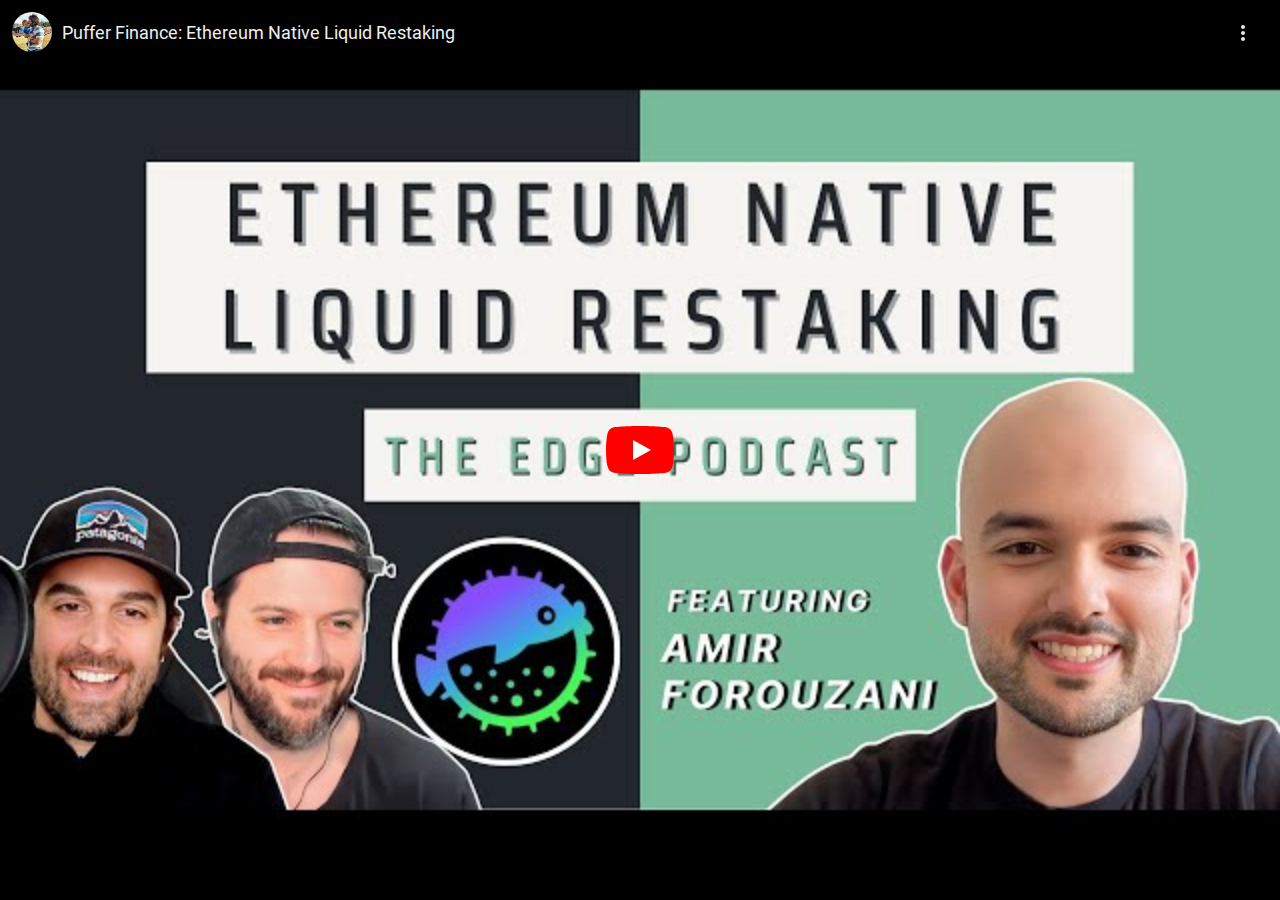
<file: index_2.html>
<!DOCTYPE html><html lang="en" dir="ltr" data-cast-api-enabled="true" data-scrapbook-source="https://www.youtube.com/embed/N3h9cRjJI7o?si=K--WB7r_IJ8bNDhP"><head><meta charset="UTF-8"><meta name="viewport" content="width=device-width, initial-scale=1"><style name="www-roboto">@font-face{font-family:'Roboto';font-style:normal;font-weight:400;src:url("KFOmCnqEu92Fr1Mu72xKOzY.woff2")format('woff2');unicode-range:U+0460-052F,U+1C80-1C8A,U+20B4,U+2DE0-2DFF,U+A640-A69F,U+FE2E-FE2F;}@font-face{font-family:'Roboto';font-style:normal;font-weight:400;src:url("KFOmCnqEu92Fr1Mu5mxKOzY.woff2")format('woff2');unicode-range:U+0301,U+0400-045F,U+0490-0491,U+04B0-04B1,U+2116;}@font-face{font-family:'Roboto';font-style:normal;font-weight:400;src:url("KFOmCnqEu92Fr1Mu7mxKOzY.woff2")format('woff2');unicode-range:U+1F00-1FFF;}@font-face{font-family:'Roboto';font-style:normal;font-weight:400;src:url("KFOmCnqEu92Fr1Mu4WxKOzY.woff2")format('woff2');unicode-range:U+0370-0377,U+037A-037F,U+0384-038A,U+038C,U+038E-03A1,U+03A3-03FF;}@font-face{font-family:'Roboto';font-style:normal;font-weight:400;src:url("KFOmCnqEu92Fr1Mu7WxKOzY.woff2")format('woff2');unicode-range:U+0102-0103,U+0110-0111,U+0128-0129,U+0168-0169,U+01A0-01A1,U+01AF-01B0,U+0300-0301,U+0303-0304,U+0308-0309,U+0323,U+0329,U+1EA0-1EF9,U+20AB;}@font-face{font-family:'Roboto';font-style:normal;font-weight:400;src:url("KFOmCnqEu92Fr1Mu7GxKOzY.woff2")format('woff2');unicode-range:U+0100-02BA,U+02BD-02C5,U+02C7-02CC,U+02CE-02D7,U+02DD-02FF,U+0304,U+0308,U+0329,U+1D00-1DBF,U+1E00-1E9F,U+1EF2-1EFF,U+2020,U+20A0-20AB,U+20AD-20C0,U+2113,U+2C60-2C7F,U+A720-A7FF;}@font-face{font-family:'Roboto';font-style:normal;font-weight:400;src:url("KFOmCnqEu92Fr1Mu4mxK.woff2")format('woff2');unicode-range:U+0000-00FF,U+0131,U+0152-0153,U+02BB-02BC,U+02C6,U+02DA,U+02DC,U+0304,U+0308,U+0329,U+2000-206F,U+20AC,U+2122,U+2191,U+2193,U+2212,U+2215,U+FEFF,U+FFFD;}@font-face{font-family:'Roboto';font-style:normal;font-weight:500;src:url("KFOlCnqEu92Fr1MmEU9fCRc4EsA.woff2")format('woff2');unicode-range:U+0460-052F,U+1C80-1C8A,U+20B4,U+2DE0-2DFF,U+A640-A69F,U+FE2E-FE2F;}@font-face{font-family:'Roboto';font-style:normal;font-weight:500;src:url("KFOlCnqEu92Fr1MmEU9fABc4EsA.woff2")format('woff2');unicode-range:U+0301,U+0400-045F,U+0490-0491,U+04B0-04B1,U+2116;}@font-face{font-family:'Roboto';font-style:normal;font-weight:500;src:url("KFOlCnqEu92Fr1MmEU9fCBc4EsA.woff2")format('woff2');unicode-range:U+1F00-1FFF;}@font-face{font-family:'Roboto';font-style:normal;font-weight:500;src:url("KFOlCnqEu92Fr1MmEU9fBxc4EsA.woff2")format('woff2');unicode-range:U+0370-0377,U+037A-037F,U+0384-038A,U+038C,U+038E-03A1,U+03A3-03FF;}@font-face{font-family:'Roboto';font-style:normal;font-weight:500;src:url("KFOlCnqEu92Fr1MmEU9fCxc4EsA.woff2")format('woff2');unicode-range:U+0102-0103,U+0110-0111,U+0128-0129,U+0168-0169,U+01A0-01A1,U+01AF-01B0,U+0300-0301,U+0303-0304,U+0308-0309,U+0323,U+0329,U+1EA0-1EF9,U+20AB;}@font-face{font-family:'Roboto';font-style:normal;font-weight:500;src:url("KFOlCnqEu92Fr1MmEU9fChc4EsA.woff2")format('woff2');unicode-range:U+0100-02BA,U+02BD-02C5,U+02C7-02CC,U+02CE-02D7,U+02DD-02FF,U+0304,U+0308,U+0329,U+1D00-1DBF,U+1E00-1E9F,U+1EF2-1EFF,U+2020,U+20A0-20AB,U+20AD-20C0,U+2113,U+2C60-2C7F,U+A720-A7FF;}@font-face{font-family:'Roboto';font-style:normal;font-weight:500;src:url("KFOlCnqEu92Fr1MmEU9fBBc4.woff2")format('woff2');unicode-range:U+0000-00FF,U+0131,U+0152-0153,U+02BB-02BC,U+02C6,U+02DA,U+02DC,U+0304,U+0308,U+0329,U+2000-206F,U+20AC,U+2122,U+2191,U+2193,U+2212,U+2215,U+FEFF,U+FFFD;}</style><link rel="stylesheet" href="www-player.css" name="www-player"><style>html {overflow: hidden;}body {font: 12px Roboto, Arial, sans-serif; background-color: #000; color: #fff; height: 100%; width: 100%; overflow: hidden; position: absolute; margin: 0; padding: 0;}#player {width: 100%; height: 100%;}h1 {text-align: center; color: #fff;}h3 {margin-top: 6px; margin-bottom: 3px;}.player-unavailable {position: absolute; top: 0; left: 0; right: 0; bottom: 0; padding: 25px; font-size: 13px; background: url("urn:scrapbook:download:error:https://www.youtube.com/img/meh7.png") 50% 65% no-repeat;}.player-unavailable .message {text-align: left; margin: 0 -5px 15px; padding: 0 5px 14px; border-bottom: 1px solid #888; font-size: 19px; font-weight: normal;}.player-unavailable a {color: #167ac6; text-decoration: none;}</style><title>Puffer Finance: Ethereum Native Liquid Restaking - YouTube</title><link rel="canonical" href="https://www.youtube.com/watch?v=N3h9cRjJI7o"><link rel="shortcut icon" href="favicon-1.ico"></head><body class="date-20241114 en_US ltr  site-center-aligned site-as-giant-card webkit webkit-537" dir="ltr"><div id="player" style="width: 100%; height: 100%;"><div class="html5-video-player ytp-exp-bottom-control-flexbox ytp-modern-caption ytp-title-enable-channel-logo ytp-fine-scrubbing-exp ytp-embed ytp-embed-playlist unstarted-mode ytp-hide-controls ytp-small-mode" tabindex="-1" id="movie_player" data-version="/s/player/0ccfa671/player_ias.vflset/en_US/base.js" aria-label="YouTube Video Player"><div class="html5-video-container" data-layer="0"><video tabindex="-1" class="video-stream html5-main-video" webkit-playsinline="" playsinline="" controlslist="nodownload" style="width: 432px; height: 162px; left: 0px; top: -162px;"></video></div><div class="ytp-gradient-top" data-layer="1"></div><div class="ytp-chrome-top ytp-show-cards-title" data-layer="1"><div class="ytp-title-channel"><div class="ytp-title-beacon"></div><a class="ytp-title-channel-logo" target="_blank" role="link" tabindex="0" aria-label="Photo image of DeFi Dad" style="background-image: url(&quot;unnamed.jpg&quot;);"></a><div class="ytp-title-expanded-overlay" aria-hidden="true"><div class="ytp-title-expanded-heading"><div class="ytp-title-expanded-title"><a target="_blank" tabindex="-1" aria-hidden="true">DeFi Dad</a></div><div class="ytp-title-expanded-subtitle" aria-hidden="true">51.1K subscribers</div></div><div class="ytp-button ytp-sb" aria-live="polite" style="display: none;"><div class="ytp-sb-subscribe" title="Subscribe as Hossanah Nelson" aria-label="Subscribe to channel" data-tooltip-image="https://yt3.ggpht.com/yti/ANjgQV-6kt-okAkFoDkGavETJyGQ0ix0EXF4nu_XmjCd-lY=s20-c" data-tooltip-opaque="true" tabindex="0" role="button"><div class="ytp-sb-text"><div class="ytp-sb-icon"></div>Subscribe</div></div><div class="ytp-sb-unsubscribe" title="Subscribed as Hossanah Nelson" aria-label="Unsubscribe to channel" data-tooltip-image="https://yt3.ggpht.com/yti/ANjgQV-6kt-okAkFoDkGavETJyGQ0ix0EXF4nu_XmjCd-lY=s20-c" data-tooltip-opaque="true" tabindex="0" role="button"><div class="ytp-sb-text"><div class="ytp-sb-icon"></div>Subscribed</div></div></div><button class="ytp-button ytp-title-notifications" aria-pressed="false" aria-label="Get notified about every new video" style="display: none;"><div class="ytp-title-notifications-on" title="Stop getting notified about every new video" aria-label="Notify subscriptions"><svg fill="#fff" height="24px" viewBox="0 0 24 24" width="24px"><path d="M7.58 4.08L6.15 2.65C3.75 4.48 2.17 7.3 2.03 10.5h2c.15-2.65 1.51-4.97 3.55-6.42zm12.39 6.42h2c-.15-3.2-1.73-6.02-4.12-7.85l-1.42 1.43c2.02 1.45 3.39 3.77 3.54 6.42zM18 11c0-3.07-1.64-5.64-4.5-6.32V4c0-.83-.67-1.5-1.5-1.5s-1.5.67-1.5 1.5v.68C7.63 5.36 6 7.92 6 11v5l-2 2v1h16v-1l-2-2v-5zm-6 11c.14 0 .27-.01.4-.04.65-.14 1.18-.58 1.44-1.18.1-.24.15-.5.15-.78h-4c.01 1.1.9 2 2.01 2z"></path></svg></div><div class="ytp-title-notifications-off" title="Get notified about every new video" aria-label="Notify subscriptions"><svg fill="#fff" height="24px" viewBox="0 0 24 24" width="24px"><path d="M18 11c0-3.07-1.64-5.64-4.5-6.32V4c0-.83-.67-1.5-1.5-1.5s-1.5.67-1.5 1.5v.68C7.63 5.36 6 7.92 6 11v5l-2 2v1h16v-1l-2-2v-5zm-6 11c.14 0 .27-.01.4-.04.65-.14 1.18-.58 1.44-1.18.1-.24.15-.5.15-.78h-4c.01 1.1.9 2 2.01 2z"></path></svg></div></button></div></div><div class="ytp-title"><div class="ytp-title-text"><a class="ytp-title-link yt-uix-sessionlink" target="_blank" data-sessionlink="feature=player-title" tabindex="0" href="https://www.youtube.com/watch?v=N3h9cRjJI7o">Puffer Finance: Ethereum Native Liquid Restaking</a><div class="ytp-title-subtext"><a class="ytp-title-channel-name" target="_blank" href=""></a></div></div></div><div class="ytp-shorts-title-channel" style="display: none;"><a class="ytp-shorts-title-channel-logo" target="_blank" aria-label="Photo image of DeFi Dad" style="background-image: url(&quot;unnamed.jpg&quot;);"></a><div class="ytp-shorts-title-expanded-heading"><div class="ytp-shorts-title-expanded-title"><a target="_blank" tabindex="0">DeFi Dad</a></div></div><div class="ytp-button ytp-sb" aria-live="polite"><div class="ytp-sb-subscribe" title="Subscribe as Hossanah Nelson" aria-label="Subscribe to channel" data-tooltip-image="https://yt3.ggpht.com/yti/ANjgQV-6kt-okAkFoDkGavETJyGQ0ix0EXF4nu_XmjCd-lY=s20-c" data-tooltip-opaque="true" tabindex="0" role="button"><div class="ytp-sb-text"><div class="ytp-sb-icon"></div>Subscribe</div></div><div class="ytp-sb-unsubscribe" title="Subscribed as Hossanah Nelson" aria-label="Unsubscribe to channel" data-tooltip-image="https://yt3.ggpht.com/yti/ANjgQV-6kt-okAkFoDkGavETJyGQ0ix0EXF4nu_XmjCd-lY=s20-c" data-tooltip-opaque="true" tabindex="0" role="button"><div class="ytp-sb-text"><div class="ytp-sb-icon"></div>Subscribed</div></div></div></div><div class="ytp-chrome-top-buttons"><button class="ytp-button ytp-search-button" title="Search" data-tooltip-opaque="true" aria-label="Search" style="display: none;"><div class="ytp-search-icon"><svg height="100%" version="1.1" viewBox="0 0 24 24" width="100%"><path class="ytp-svg-fill" d="M21.24,19.83l-5.64-5.64C16.48,13.02,17,11.57,17,10c0-3.87-3.13-7-7-7s-7,3.13-7,7c0,3.87,3.13,7,7,7 c1.57,0,3.02-0.52,4.19-1.4l5.64,5.64L21.24,19.83z M5,10c0-2.76,2.24-5,5-5s5,2.24,5,5c0,2.76-2.24,5-5,5S5,12.76,5,10z"></path></svg></div><div class="ytp-search-title">Search</div></button><button class="ytp-playlist-menu-button ytp-button" aria-owns="ytp-id-22" aria-haspopup="true" aria-label="Playlist" style="display: none;"><div class="ytp-playlist-menu-button-icon"><svg height="100%" version="1.1" viewBox="0 0 36 36" width="100%"><use class="ytp-svg-shadow" xlink:href="#ytp-id-23"></use><path d="m 22.53,21.42 0,6.85 5.66,-3.42 -5.66,-3.42 0,0 z m -11.33,0 9.06,0 0,2.28 -9.06,0 0,-2.28 0,0 z m 0,-9.14 13.6,0 0,2.28 -13.6,0 0,-2.28 0,0 z m 0,4.57 13.6,0 0,2.28 -13.6,0 0,-2.28 0,0 z" fill="#fff" id="ytp-id-23"></path></svg></div><div class="ytp-playlist-menu-button-text"></div></button><button class="ytp-button ytp-cards-button" aria-label="Show cards" aria-owns="iv-drawer" aria-haspopup="true" data-tooltip-opaque="true" style="display: none;"><span class="ytp-cards-button-icon-default"><div class="ytp-cards-button-icon"><svg height="100%" version="1.1" viewBox="0 0 36 36" width="100%"><use class="ytp-svg-shadow" xlink:href="#ytp-id-2"></use><path class="ytp-svg-fill" d="M18,8 C12.47,8 8,12.47 8,18 C8,23.52 12.47,28 18,28 C23.52,28 28,23.52 28,18 C28,12.47 23.52,8 18,8 L18,8 Z M17,16 L19,16 L19,24 L17,24 L17,16 Z M17,12 L19,12 L19,14 L17,14 L17,12 Z" id="ytp-id-2"></path></svg></div><div class="ytp-cards-button-title">Info</div></span><span class="ytp-cards-button-icon-shopping"><div class="ytp-cards-button-icon"><svg height="100%" version="1.1" viewBox="0 0 36 36" width="100%"><path class="ytp-svg-shadow" d="M 27.99,18 A 9.99,9.99 0 1 1 8.00,18 9.99,9.99 0 1 1 27.99,18 z"></path><path class="ytp-svg-fill" d="M 18,8 C 12.47,8 8,12.47 8,18 8,23.52 12.47,28 18,28 23.52,28 28,23.52 28,18 28,12.47 23.52,8 18,8 z m -4.68,4 4.53,0 c .35,0 .70,.14 .93,.37 l 5.84,5.84 c .23,.23 .37,.58 .37,.93 0,.35 -0.13,.67 -0.37,.90 L 20.06,24.62 C 19.82,24.86 19.51,25 19.15,25 c -0.35,0 -0.70,-0.14 -0.93,-0.37 L 12.37,18.78 C 12.13,18.54 12,18.20 12,17.84 L 12,13.31 C 12,12.59 12.59,12 13.31,12 z m .96,1.31 c -0.53,0 -0.96,.42 -0.96,.96 0,.53 .42,.96 .96,.96 .53,0 .96,-0.42 .96,-0.96 0,-0.53 -0.42,-0.96 -0.96,-0.96 z" fill-opacity="1"></path><path class="ytp-svg-shadow-fill" d="M 24.61,18.22 18.76,12.37 C 18.53,12.14 18.20,12 17.85,12 H 13.30 C 12.58,12 12,12.58 12,13.30 V 17.85 c 0,.35 .14,.68 .38,.92 l 5.84,5.85 c .23,.23 .55,.37 .91,.37 .35,0 .68,-0.14 .91,-0.38 L 24.61,20.06 C 24.85,19.83 25,19.50 25,19.15 25,18.79 24.85,18.46 24.61,18.22 z M 14.27,15.25 c -0.53,0 -0.97,-0.43 -0.97,-0.97 0,-0.53 .43,-0.97 .97,-0.97 .53,0 .97,.43 .97,.97 0,.53 -0.43,.97 -0.97,.97 z" fill="#000" fill-opacity="0.15"></path></svg></div><div class="ytp-cards-button-title">Shopping</div></span></button><div class="ytp-cards-teaser" style="display: none;"><div class="ytp-cards-teaser-box"></div><div class="ytp-cards-teaser-text"><span class="ytp-cards-teaser-label"></span></div></div><button class="ytp-button ytp-overflow-button ytp-overflow-button-visible" title="More" aria-haspopup="true" aria-owns="ytp-id-29" aria-label="More"><div class="ytp-overflow-icon"><svg height="100%" viewBox="-5 -5 36 36" width="100%"><path d="M12 8c1.1 0 2-.9 2-2s-.9-2-2-2-2 .9-2 2 .9 2 2 2zm0 2c-1.1 0-2 .9-2 2s.9 2 2 2 2-.9 2-2-.9-2-2-2zm0 6c-1.1 0-2 .9-2 2s.9 2 2 2 2-.9 2-2-.9-2-2-2z" fill="#fff"></path></svg></div></button></div></div><button class="ytp-unmute ytp-popup ytp-button ytp-unmute-animated ytp-unmute-shrink" data-layer="2" style="display: none;"><div class="ytp-unmute-inner"><div class="ytp-unmute-icon"><svg height="100%" version="1.1" viewBox="0 0 36 36" width="100%"><use class="ytp-svg-shadow" xlink:href="#ytp-id-1"></use><path class="ytp-svg-fill" d="m 21.48,17.98 c 0,-1.77 -1.02,-3.29 -2.5,-4.03 v 2.21 l 2.45,2.45 c .03,-0.2 .05,-0.41 .05,-0.63 z m 2.5,0 c 0,.94 -0.2,1.82 -0.54,2.64 l 1.51,1.51 c .66,-1.24 1.03,-2.65 1.03,-4.15 0,-4.28 -2.99,-7.86 -7,-8.76 v 2.05 c 2.89,.86 5,3.54 5,6.71 z M 9.25,8.98 l -1.27,1.26 4.72,4.73 H 7.98 v 6 H 11.98 l 5,5 v -6.73 l 4.25,4.25 c -0.67,.52 -1.42,.93 -2.25,1.18 v 2.06 c 1.38,-0.31 2.63,-0.95 3.69,-1.81 l 2.04,2.05 1.27,-1.27 -9,-9 -7.72,-7.72 z m 7.72,.99 -2.09,2.08 2.09,2.09 V 9.98 z" id="ytp-id-1"></path></svg></div><div class="ytp-unmute-text">Tap to unmute</div><div class="ytp-unmute-box"></div></div></button><div class="ytp-cued-thumbnail-overlay" data-layer="4" style=""><div class="ytp-cued-thumbnail-overlay-image" style="background-image: url(&quot;sddefault-1.jpg&quot;);"></div><button class="ytp-large-play-button ytp-button ytp-large-play-button-red-bg" aria-label="Play" title="Play"><svg height="100%" version="1.1" viewBox="0 0 68 48" width="100%"><path class="ytp-large-play-button-bg" d="M66.52,7.74c-0.78-2.93-2.49-5.41-5.42-6.19C55.79,.13,34,0,34,0S12.21,.13,6.9,1.55 C3.97,2.33,2.27,4.81,1.48,7.74C0.06,13.05,0,24,0,24s0.06,10.95,1.48,16.26c0.78,2.93,2.49,5.41,5.42,6.19 C12.21,47.87,34,48,34,48s21.79-0.13,27.1-1.55c2.93-0.78,4.64-3.26,5.42-6.19C67.94,34.95,68,24,68,24S67.94,13.05,66.52,7.74z" fill="#f00"></path><path d="M 45,24 27,14 27,34" fill="#fff"></path></svg></button></div><div class="ytp-spinner" data-layer="4" style="display: none;"><div class="ytp-spinner-container"><div class="ytp-spinner-rotator"><div class="ytp-spinner-left"><div class="ytp-spinner-circle"></div></div><div class="ytp-spinner-right"><div class="ytp-spinner-circle"></div></div></div></div><div class="ytp-spinner-message" style="display: none;">If playback doesn't begin shortly, try restarting your device.</div></div><div class="ytp-paid-content-overlay" aria-live="assertive" aria-atomic="true" data-layer="4"><div class="ytp-button ytp-paid-content-overlay-text" style="display: none;"></div></div><div class="ytp-storyboard-framepreview" data-layer="4" style="display: none;"><div class="ytp-storyboard-framepreview-timestamp"></div><div class="ytp-storyboard-framepreview-img"></div></div><div data-layer="4" style="display: none;"><div class="ytp-bezel-text-wrapper"><div class="ytp-bezel-text"></div></div><div class="ytp-bezel" role="status"><div class="ytp-bezel-icon"></div></div></div><div class="ytp-doubletap-ui-legacy" data-layer="4" style="display: none;"><div class="ytp-doubletap-fast-forward-ve"></div><div class="ytp-doubletap-rewind-ve"></div><div class="ytp-doubletap-static-circle"><div class="ytp-doubletap-ripple"></div></div><div class="ytp-doubletap-overlay-a11y"></div><div class="ytp-doubletap-seek-info-container"><div class="ytp-doubletap-arrows-container"><span class="ytp-doubletap-base-arrow"></span><span class="ytp-doubletap-base-arrow"></span><span class="ytp-doubletap-base-arrow"></span></div><div class="ytp-doubletap-tooltip"><div class="ytp-seek-icon-text-container"><div class="ytp-seek-icon" style="display: none;"></div><div class="ytp-chapter-seek-text-legacy"></div></div><div class="ytp-doubletap-tooltip-label"></div></div></div></div><div aria-live="polite" data-layer="4" style="display: none;"><div class="ytp-tooltip-text-wrapper"><div class="ytp-tooltip-edu"><svg height="100%" viewBox="0 0 36 36" width="100%"><path d="M14.1 36.75 12 34.65 24 22.65 36 34.65 33.9 36.75 24 26.85ZM14.1 24.1 12 22 24 10 36 22 33.9 24.1 24 14.2Z"></path></svg><span></span></div><div class="ytp-tooltip-image"></div><div class="ytp-tooltip-title"><span></span></div><span class="ytp-tooltip-text"></span></div><div class="ytp-tooltip-bg"><div class="ytp-tooltip-duration"></div></div></div><div class="ytp-suggested-action" data-layer="4"><button class="ytp-button ytp-suggested-action-badge ytp-suggested-action-badge-with-controls" style="display: none;"><div class="ytp-suggested-action-badge-icon-container"></div><div class="ytp-suggested-action-badge-expanded-content-container" style="display: none;"><label class="ytp-suggested-action-badge-title"></label><button class="ytp-suggested-action-badge-dismiss-button-icon ytp-button"></button></div></button></div><div class="ytp-info-panel-preview" aria-live="assertive" aria-atomic="true" aria-owns="ytp-id-30" aria-haspopup="true" data-tooltip-opaque="true" data-layer="4" style="display: none;"><div class="ytp-info-panel-preview-text"></div><div class="ytp-info-panel-preview-chevron"></div></div><div class="ytp-muted-autoplay-overlay" data-layer="4" style="display: none;"><div class="ytp-muted-autoplay-bottom-buttons"><button class="ytp-muted-autoplay-equalizer ytp-button" aria-label="Muted Playback Indicator"><div class="ytp-muted-autoplay-equalizer-icon"><svg height="100%" version="1.1" viewBox="-4 -4 24 24" width="100%"><g fill="#fff"><rect class="ytp-equalizer-bar-left" height="9" width="4" x="1" y="7"></rect><rect class="ytp-equalizer-bar-middle" height="14" width="4" x="6" y="2"></rect><rect class="ytp-equalizer-bar-right" height="12" width="4" x="11" y="4"></rect></g></svg></div></button></div></div><div class="ytp-muted-autoplay-endscreen-overlay" data-layer="4" style="display: none;"><div class="ytp-muted-autoplay-end-panel"><button class="ytp-muted-autoplay-end-text ytp-button"></button></div></div><div class="ytp-remote" data-layer="4" style="display: none;"><div class="ytp-remote-display-status"><div class="ytp-remote-display-status-icon"><svg height="100%" version="1.1" viewBox="0 0 36 36" width="100%"><use class="ytp-svg-shadow" xlink:href="#ytp-id-33"></use><path d="M7,24 L7,27 L10,27 C10,25.34 8.66,24 7,24 L7,24 Z M7,20 L7,22 C9.76,22 12,24.24 12,27 L14,27 C14,23.13 10.87,20 7,20 L7,20 Z M25,13 L11,13 L11,14.63 C14.96,15.91 18.09,19.04 19.37,23 L25,23 L25,13 L25,13 Z M7,16 L7,18 C11.97,18 16,22.03 16,27 L18,27 C18,20.92 13.07,16 7,16 L7,16 Z M27,9 L9,9 C7.9,9 7,9.9 7,11 L7,14 L9,14 L9,11 L27,11 L27,25 L20,25 L20,27 L27,27 C28.1,27 29,26.1 29,25 L29,11 C29,9.9 28.1,9 27,9 L27,9 Z" fill="#fff" id="ytp-id-33"></path></svg></div><div class="ytp-remote-display-status-text"></div></div></div><div class="ytp-mdx-popup-dialog" role="dialog" data-layer="4" style="display: none;"><div class="ytp-mdx-popup-dialog-inner-content"><div class="ytp-mdx-popup-title">You're signed out</div><div class="ytp-mdx-popup-description">Videos you watch may be added to the TV's watch history and influence TV recommendations. To avoid this, cancel and sign in to YouTube on your computer.</div><div class="ytp-mdx-privacy-popup-buttons"><button class="ytp-button ytp-mdx-privacy-popup-cancel">Cancel</button><button class="ytp-button ytp-mdx-privacy-popup-confirm">Confirm</button></div></div></div><div class="ytp-playlist-menu" role="dialog" id="ytp-id-22" data-layer="5" style="display: none;"><div class="ytp-playlist-menu-header"><div class="ytp-playlist-menu-title"><a class="ytp-playlist-menu-title-name"></a><button class="ytp-playlist-menu-close ytp-button" aria-label="Close"><svg height="100%" viewBox="0 0 24 24" width="100%"><path d="M19 6.41L17.59 5 12 10.59 6.41 5 5 6.41 10.59 12 5 17.59 6.41 19 12 13.41 17.59 19 19 17.59 13.41 12z" fill="#fff"></path></svg></button></div><div class="ytp-playlist-menu-subtitle"></div></div><div class="ytp-playlist-menu-items" role="menu"></div></div><div class="ytp-share-panel" id="ytp-id-25" role="dialog" aria-labelledby="ytp-id-24" data-layer="5" style="display: none;"><div class="ytp-share-panel-inner-content"><div class="ytp-share-panel-title" id="ytp-id-24">Share</div><a class="ytp-share-panel-link ytp-no-contextmenu" target="_blank" title="Share link" aria-label="Share link"></a><label class="ytp-share-panel-include-playlist"><input class="ytp-share-panel-include-playlist-checkbox" type="checkbox" checked="true">Include playlist</label><div class="ytp-share-panel-loading-spinner"><div class="ytp-spinner-container"><div class="ytp-spinner-rotator"><div class="ytp-spinner-left"><div class="ytp-spinner-circle"></div></div><div class="ytp-spinner-right"><div class="ytp-spinner-circle"></div></div></div></div></div><div class="ytp-share-panel-service-buttons"></div><div class="ytp-share-panel-error">An error occurred while retrieving sharing information. Please try again later.</div></div><button class="ytp-share-panel-close ytp-button" title="Close" aria-label="Close"><svg height="100%" viewBox="0 0 24 24" width="100%"><path d="M19 6.41L17.59 5 12 10.59 6.41 5 5 6.41 10.59 12 5 17.59 6.41 19 12 13.41 17.59 19 19 17.59 13.41 12z" fill="#fff"></path></svg></button></div><div class="ytp-overflow-panel" id="ytp-id-29" role="dialog" data-layer="5" style="display: none;"><div class="ytp-overflow-panel-content"><div class="ytp-overflow-panel-action-buttons"><button class="ytp-watch-later-button ytp-button ytp-show-watch-later-title" data-tooltip-opaque="true" title="Watch later as Hossanah Nelson" data-tooltip-image="https://yt3.ggpht.com/yti/ANjgQV-6kt-okAkFoDkGavETJyGQ0ix0EXF4nu_XmjCd-lY=s20-c" aria-label="Watch later as Hossanah Nelson"><div class="ytp-watch-later-icon"><svg height="100%" version="1.1" viewBox="0 0 36 36" width="100%"><use class="ytp-svg-shadow" xlink:href="#ytp-id-26"></use><path class="ytp-svg-fill" d="M18,8 C12.47,8 8,12.47 8,18 C8,23.52 12.47,28 18,28 C23.52,28 28,23.52 28,18 C28,12.47 23.52,8 18,8 L18,8 Z M16,19.02 L16,12.00 L18,12.00 L18,17.86 L23.10,20.81 L22.10,22.54 L16,19.02 Z" id="ytp-id-26"></path></svg></div><div class="ytp-watch-later-title">Watch later</div></button><button class="ytp-button ytp-share-button ytp-show-share-title ytp-share-button-visible" title="Share" aria-haspopup="true" aria-owns="ytp-id-25" data-tooltip-opaque="true" aria-label="Share"><div class="ytp-share-icon"><svg height="100%" version="1.1" viewBox="0 0 36 36" width="100%"><use class="ytp-svg-shadow" xlink:href="#ytp-id-38"></use><path class="ytp-svg-fill" d="m 20.20,14.19 0,-4.45 7.79,7.79 -7.79,7.79 0,-4.56 C 16.27,20.69 12.10,21.81 9.34,24.76 8.80,25.13 7.60,27.29 8.12,25.65 9.08,21.32 11.80,17.18 15.98,15.38 c 1.33,-0.60 2.76,-0.98 4.21,-1.19 z" id="ytp-id-38"></path></svg></div><div class="ytp-share-title">Share</div></button><button class="ytp-button ytp-copylink-button ytp-show-copylink-title" data-tooltip-opaque="true" title="Copy link" aria-label="Copy link" style="display: none;"><div class="ytp-copylink-icon"><svg height="100%" version="1.1" viewBox="0 0 36 36" width="100%"><use class="ytp-svg-shadow" xlink:href="#ytp-id-39"></use><path class="ytp-svg-fill" d="M21.9,8.3H11.3c-0.9,0-1.7,.8-1.7,1.7v12.3h1.7V10h10.6V8.3z M24.6,11.8h-9.7c-1,0-1.8,.8-1.8,1.8v12.3  c0,1,.8,1.8,1.8,1.8h9.7c1,0,1.8-0.8,1.8-1.8V13.5C26.3,12.6,25.5,11.8,24.6,11.8z M24.6,25.9h-9.7V13.5h9.7V25.9z" id="ytp-id-39"></path></svg></div><div class="ytp-copylink-title" aria-hidden="true">Copy link</div></button></div></div><button class="ytp-overflow-panel-close ytp-button" title="Close" aria-label="Close"><svg height="100%" viewBox="0 0 24 24" width="100%"><path d="M19 6.41L17.59 5 12 10.59 6.41 5 5 6.41 10.59 12 5 17.59 6.41 19 12 13.41 17.59 19 19 17.59 13.41 12z" fill="#fff"></path></svg></button></div><div class="ytp-info-panel-detail-skrim" data-layer="5" style="display: none;"><div class="ytp-info-panel-detail" role="dialog" id="ytp-id-30"><div class="ytp-info-panel-detail-header"><div class="ytp-info-panel-detail-title"></div><button class="ytp-info-panel-detail-close ytp-button" aria-label="Close"><svg height="100%" viewBox="0 0 24 24" width="100%"><path d="M19 6.41L17.59 5 12 10.59 6.41 5 5 6.41 10.59 12 5 17.59 6.41 19 12 13.41 17.59 19 19 17.59 13.41 12z" fill="#fff"></path></svg></button></div><div class="ytp-info-panel-detail-body"></div><div class="ytp-info-panel-detail-items"></div></div></div><div class="ytp-popup ytp-settings-menu" data-layer="6" id="ytp-id-17" style="display: none;"><div class="ytp-panel"><div class="ytp-panel-menu" role="menu"></div></div></div><a class="ytp-impression-link" aria-label="Watch on YouTube" target="_blank" data-layer="8" style="display: none;"><div class="ytp-impression-link-content" aria-hidden="true"><div class="ytp-impression-link-text">Watch on</div><div class="ytp-impression-link-logo"><svg height="100%" version="1.1" viewBox="0 0 110 26" width="100%"><use class="ytp-svg-shadow" xlink:href="#ytp-id-32"></use><path class="ytp-svg-fill" d="M 16.68,.99 C 13.55,1.03 7.02,1.16 4.99,1.68 c -1.49,.4 -2.59,1.6 -2.99,3 -0.69,2.7 -0.68,8.31 -0.68,8.31 0,0 -0.01,5.61 .68,8.31 .39,1.5 1.59,2.6 2.99,3 2.69,.7 13.40,.68 13.40,.68 0,0 10.70,.01 13.40,-0.68 1.5,-0.4 2.59,-1.6 2.99,-3 .69,-2.7 .68,-8.31 .68,-8.31 0,0 .11,-5.61 -0.68,-8.31 -0.4,-1.5 -1.59,-2.6 -2.99,-3 C 29.11,.98 18.40,.99 18.40,.99 c 0,0 -0.67,-0.01 -1.71,0 z m 72.21,.90 0,21.28 2.78,0 .31,-1.37 .09,0 c .3,.5 .71,.88 1.21,1.18 .5,.3 1.08,.40 1.68,.40 1.1,0 1.99,-0.49 2.49,-1.59 .5,-1.1 .81,-2.70 .81,-4.90 l 0,-2.40 c 0,-1.6 -0.11,-2.90 -0.31,-3.90 -0.2,-0.89 -0.5,-1.59 -1,-2.09 -0.5,-0.4 -1.10,-0.59 -1.90,-0.59 -0.59,0 -1.18,.19 -1.68,.49 -0.49,.3 -1.01,.80 -1.21,1.40 l 0,-7.90 -3.28,0 z m -49.99,.78 3.90,13.90 .18,6.71 3.31,0 0,-6.71 3.87,-13.90 -3.37,0 -1.40,6.31 c -0.4,1.89 -0.71,3.19 -0.81,3.99 l -0.09,0 c -0.2,-1.1 -0.51,-2.4 -0.81,-3.99 l -1.37,-6.31 -3.40,0 z m 29.59,0 0,2.71 3.40,0 0,17.90 3.28,0 0,-17.90 3.40,0 c 0,0 .00,-2.71 -0.09,-2.71 l -9.99,0 z m -53.49,5.12 8.90,5.18 -8.90,5.09 0,-10.28 z m 89.40,.09 c -1.7,0 -2.89,.59 -3.59,1.59 -0.69,.99 -0.99,2.60 -0.99,4.90 l 0,2.59 c 0,2.2 .30,3.90 .99,4.90 .7,1.1 1.8,1.59 3.5,1.59 1.4,0 2.38,-0.3 3.18,-1 .7,-0.7 1.09,-1.69 1.09,-3.09 l 0,-0.5 -2.90,-0.21 c 0,1 -0.08,1.6 -0.28,2 -0.1,.4 -0.5,.62 -1,.62 -0.3,0 -0.61,-0.11 -0.81,-0.31 -0.2,-0.3 -0.30,-0.59 -0.40,-1.09 -0.1,-0.5 -0.09,-1.21 -0.09,-2.21 l 0,-0.78 5.71,-0.09 0,-2.62 c 0,-1.6 -0.10,-2.78 -0.40,-3.68 -0.2,-0.89 -0.71,-1.59 -1.31,-1.99 -0.7,-0.4 -1.48,-0.59 -2.68,-0.59 z m -50.49,.09 c -1.09,0 -2.01,.18 -2.71,.68 -0.7,.4 -1.2,1.12 -1.49,2.12 -0.3,1 -0.5,2.27 -0.5,3.87 l 0,2.21 c 0,1.5 .10,2.78 .40,3.78 .2,.9 .70,1.62 1.40,2.12 .69,.5 1.71,.68 2.81,.78 1.19,0 2.08,-0.28 2.78,-0.68 .69,-0.4 1.09,-1.09 1.49,-2.09 .39,-1 .49,-2.30 .49,-3.90 l 0,-2.21 c 0,-1.6 -0.2,-2.87 -0.49,-3.87 -0.3,-0.89 -0.8,-1.62 -1.49,-2.12 -0.7,-0.5 -1.58,-0.68 -2.68,-0.68 z m 12.18,.09 0,11.90 c -0.1,.3 -0.29,.48 -0.59,.68 -0.2,.2 -0.51,.31 -0.81,.31 -0.3,0 -0.58,-0.10 -0.68,-0.40 -0.1,-0.3 -0.18,-0.70 -0.18,-1.40 l 0,-10.99 -3.40,0 0,11.21 c 0,1.4 .18,2.39 .68,3.09 .49,.7 1.21,1 2.21,1 1.4,0 2.48,-0.69 3.18,-2.09 l .09,0 .31,1.78 2.59,0 0,-14.99 c 0,0 -3.40,.00 -3.40,-0.09 z m 17.31,0 0,11.90 c -0.1,.3 -0.29,.48 -0.59,.68 -0.2,.2 -0.51,.31 -0.81,.31 -0.3,0 -0.58,-0.10 -0.68,-0.40 -0.1,-0.3 -0.21,-0.70 -0.21,-1.40 l 0,-10.99 -3.40,0 0,11.21 c 0,1.4 .21,2.39 .71,3.09 .5,.7 1.18,1 2.18,1 1.39,0 2.51,-0.69 3.21,-2.09 l .09,0 .28,1.78 2.62,0 0,-14.99 c 0,0 -3.40,.00 -3.40,-0.09 z m 20.90,2.09 c .4,0 .58,.11 .78,.31 .2,.3 .30,.59 .40,1.09 .1,.5 .09,1.21 .09,2.21 l 0,1.09 -2.5,0 0,-1.09 c 0,-1 -0.00,-1.71 .09,-2.21 0,-0.4 .11,-0.8 .31,-1 .2,-0.3 .51,-0.40 .81,-0.40 z m -50.49,.12 c .5,0 .8,.18 1,.68 .19,.5 .28,1.30 .28,2.40 l 0,4.68 c 0,1.1 -0.08,1.90 -0.28,2.40 -0.2,.5 -0.5,.68 -1,.68 -0.5,0 -0.79,-0.18 -0.99,-0.68 -0.2,-0.5 -0.31,-1.30 -0.31,-2.40 l 0,-4.68 c 0,-1.1 .11,-1.90 .31,-2.40 .2,-0.5 .49,-0.68 .99,-0.68 z m 39.68,.09 c .3,0 .61,.10 .81,.40 .2,.3 .27,.67 .37,1.37 .1,.6 .12,1.51 .12,2.71 l .09,1.90 c 0,1.1 .00,1.99 -0.09,2.59 -0.1,.6 -0.19,1.08 -0.49,1.28 -0.2,.3 -0.50,.40 -0.90,.40 -0.3,0 -0.51,-0.08 -0.81,-0.18 -0.2,-0.1 -0.39,-0.29 -0.59,-0.59 l 0,-8.5 c .1,-0.4 .29,-0.7 .59,-1 .3,-0.3 .60,-0.40 .90,-0.40 z" id="ytp-id-32"></path></svg></div></div></a><div class="ytp-gradient-bottom" data-layer="9" style="height: 66px; background-image: url(&quot;4e23fc6981e96513e5e9967e8af1b04ed5fac7b0.png&quot;); display: none;"></div><div class="ytp-chrome-bottom" data-layer="9" style="display: none; width: 408px; left: 12px;"><div class="ytp-progress-bar-container"><div class="ytp-heat-map-container"><div class="ytp-heat-map-edu"></div></div><div class="ytp-progress-bar" tabindex="0" role="slider" aria-label="Seek slider" draggable="true" aria-valuemin="0" aria-valuemax="2671" aria-valuenow="0" aria-valuetext="0 Minutes 0 Seconds of 44 Minutes 31 Seconds" style="touch-action: none;"><div class="ytp-chapters-container"><div class="ytp-chapter-hover-container" style="width: 408px;"><div class="ytp-progress-bar-padding"></div><div class="ytp-progress-list"><div class="ytp-play-progress ytp-swatch-background-color" style="left: 0px; transform: scaleX(0);"></div><div class="ytp-progress-linear-live-buffer"></div><div class="ytp-load-progress" style="left: 0px; transform: scaleX(0);"></div><div class="ytp-hover-progress" style="left: 0px; transform: scaleX(0);"></div><div class="ytp-ad-progress-list"></div></div></div></div><div class="ytp-timed-markers-container"></div><div class="ytp-clip-start-exclude" style="width: 0%;"></div><div class="ytp-clip-end-exclude" style="left: 100%; width: 0%;"></div><div class="ytp-scrubber-container" style="transform: translateX(0px);"><div class="ytp-scrubber-button ytp-swatch-background-color"><div class="ytp-scrubber-pull-indicator"></div><img class="ytp-decorated-scrubber-button"></div></div></div><div class="ytp-fine-scrubbing-container"><div class="ytp-fine-scrubbing-edu"></div><div class="ytp-fine-scrubbing"><div class="ytp-fine-scrubbing-draggable" draggable="true" style="touch-action: none; padding: 0px 204px;"><div class="ytp-fine-scrubbing-thumbnails" tabindex="0" role="slider" type="range" aria-label="Click or scroll the panel for the precise seeking." aria-valuemin="0" aria-valuemax="2671" aria-valuenow="0" aria-valuetext="Seek to 0 Minutes 0 Seconds" style="position: relative;"></div></div><div class="ytp-fine-scrubbing-cursor" aria-hidden="true"></div><div class="ytp-fine-scrubbing-seek-time" aria-hidden="true">0:00</div><div class="ytp-fine-scrubbing-play" title="Play from this position" role="button" aria-label="Play from this position"><svg height="100%" version="1.1" viewBox="0 0 36 36" width="100%"><use class="ytp-svg-shadow" xlink:href="#ytp-id-5"></use><path class="ytp-svg-fill" d="M 12,26 18.5,22 18.5,14 12,10 z M 18.5,22 25,18 25,18 18.5,14 z" id="ytp-id-5"></path></svg></div><div class="ytp-fine-scrubbing-dismiss" title="Exit precise seeking" role="button" aria-label="Exit precise seeking"><svg height="100%" viewBox="0 0 24 24" width="100%"><path d="M19 6.41L17.59 5 12 10.59 6.41 5 5 6.41 10.59 12 5 17.59 6.41 19 12 13.41 17.59 19 19 17.59 13.41 12z" fill="#fff"></path></svg></div></div></div><div class="ytp-bound-time-left"></div><div class="ytp-bound-time-right"></div><div class="ytp-clip-start" draggable="true" title="Watch full video" style="touch-action: none; left: 0%;"><svg height="100%" version="1.1" viewBox="0 0 14 14" width="100%"><use class="ytp-svg-shadow" xlink:href="#ytp-id-3"></use><path d="M12,14 L9,11 L9,3 L12,0 L5,0 L5,14 L12,14 Z" fill="#eaeaea" id="ytp-id-3"></path></svg></div><div class="ytp-clip-end" draggable="true" title="Watch full video" style="touch-action: none; left: 100%;"><svg height="100%" version="1.1" viewBox="0 0 14 14" width="100%"><use class="ytp-svg-shadow" xlink:href="#ytp-id-4"></use><path d="M2,14 L5,11 L5,3 L2,0 L9,0 L9,14 L2,14 L2,14 Z" fill="#eaeaea" id="ytp-id-4"></path></svg></div></div><div class="ytp-chrome-controls"><div class="ytp-left-controls"><a class="ytp-prev-button ytp-button" role="button" aria-disabled="true" style="display: none;"><svg height="100%" version="1.1" viewBox="0 0 36 36" width="100%"><use class="ytp-svg-shadow" xlink:href="#ytp-id-10"></use><path class="ytp-svg-fill" d="m 12,12 h 2 v 12 h -2 z m 3.5,6 8.5,6 V 12 z" id="ytp-id-10"></path></svg></a><button class="ytp-play-button ytp-button" aria-keyshortcuts="k" data-title-no-tooltip="Play" title="Play (k)" aria-label="Play (k)"><svg height="100%" version="1.1" viewBox="0 0 36 36" width="100%"><use class="ytp-svg-shadow" xlink:href="#ytp-id-11"></use><path class="ytp-svg-fill" d="M 12,26 18.5,22 18.5,14 12,10 z M 18.5,22 25,18 25,18 18.5,14 z" id="ytp-id-11"></path></svg></button><a class="ytp-next-button ytp-button" role="button" aria-disabled="true" style="display: none;"><svg height="100%" version="1.1" viewBox="0 0 36 36" width="100%"><use class="ytp-svg-shadow" xlink:href="#ytp-id-12"></use><path class="ytp-svg-fill" d="M 12,24 20.5,18 12,12 V 24 z M 22,12 v 12 h 2 V 12 h -2 z" id="ytp-id-12"></path></svg></a><span class="ytp-volume-area"><button class="ytp-mute-button ytp-button" aria-keyshortcuts="m" title="Mute (m)" data-title-no-tooltip="Mute"><svg height="100%" version="1.1" viewBox="0 0 36 36" width="100%"><use class="ytp-svg-shadow" xlink:href="#ytp-id-14"></use><use class="ytp-svg-shadow" xlink:href="#ytp-id-15"></use><defs><clipPath id="ytp-svg-volume-animation-mask"><path d="m 14.35,-0.14 -5.86,5.86 20.73,20.78 5.86,-5.91 z"></path><path d="M 7.07,6.87 -1.11,15.33 19.61,36.11 27.80,27.60 z"></path><path class="ytp-svg-volume-animation-mover" d="M 9.09,5.20 6.47,7.88 26.82,28.77 29.66,25.99 z" transform="translate(0, 0)"></path></clipPath><clipPath id="ytp-svg-volume-animation-slash-mask"><path class="ytp-svg-volume-animation-mover" d="m -11.45,-15.55 -4.44,4.51 20.45,20.94 4.55,-4.66 z" transform="translate(0, 0)"></path></clipPath></defs><path class="ytp-svg-fill ytp-svg-volume-animation-speaker" clip-path="url(#ytp-svg-volume-animation-mask)" d="M8,21 L12,21 L17,26 L17,10 L12,15 L8,15 L8,21 Z M19,14 L19,22 C20.48,21.32 21.5,19.77 21.5,18 C21.5,16.26 20.48,14.74 19,14 ZM19,11.29 C21.89,12.15 24,14.83 24,18 C24,21.17 21.89,23.85 19,24.71 L19,26.77 C23.01,25.86 26,22.28 26,18 C26,13.72 23.01,10.14 19,9.23 L19,11.29 Z" fill="#fff" id="ytp-id-14"></path><path class="ytp-svg-fill ytp-svg-volume-animation-hider" clip-path="url(#ytp-svg-volume-animation-slash-mask)" d="M 9.25,9 7.98,10.27 24.71,27 l 1.27,-1.27 Z" fill="#fff" id="ytp-id-15" style="display: none;"></path></svg></button><div class="ytp-volume-panel" title="Volume" role="slider" aria-valuemin="0" aria-valuemax="100" tabindex="0" aria-valuenow="100" aria-valuetext="100% volume" aria-label="Volume"><div class="ytp-volume-slider" draggable="true" style="touch-action: none;"><div class="ytp-volume-slider-handle" style="left: 40px;"></div></div></div></span><div class="ytp-time-display notranslate"><span class="ytp-time-wrapper"><span class="ytp-time-clip-icon"></span><span class="ytp-time-current">0:00</span><span class="ytp-time-separator"> / </span><span class="ytp-time-duration">44:31</span></span><span class="ytp-clip-watch-full-video-button-separator">•</span><span class="ytp-clip-watch-full-video-button"></span><button class="ytp-live-badge ytp-button">Live</button></div><div class="ytp-chapter-container" style="display: none;"><button class="ytp-chapter-title ytp-button ytp-chapter-container-disabled" disabled=""><span class="ytp-chapter-title-prefix" aria-hidden="true">•</span><div class="ytp-chapter-title-content" aria-live="polite" title="View chapter"></div><div class="ytp-chapter-title-chevron"><svg height="100%" viewBox="0 0 24 24" width="100%"><path d="M9.71 18.71l-1.42-1.42 5.3-5.29-5.3-5.29 1.42-1.42 6.7 6.71z" fill="#fff"></path></svg></div></button></div></div><div class="ytp-right-controls"><button class="ytp-subtitles-button ytp-button" aria-keyshortcuts="c" data-priority="3" title="Subtitles/closed captions unavailable" data-title-no-tooltip="Subtitles/closed captions unavailable" aria-pressed="false" aria-label="Subtitles/closed captions unavailable"><svg class="ytp-subtitles-button-icon" height="100%" version="1.1" viewBox="0 0 36 36" width="100%" fill-opacity="0.3"><use class="ytp-svg-shadow" xlink:href="#ytp-id-16"></use><path d="M11,11 C9.89,11 9,11.9 9,13 L9,23 C9,24.1 9.89,25 11,25 L25,25 C26.1,25 27,24.1 27,23 L27,13 C27,11.9 26.1,11 25,11 L11,11 Z M17,17 L15.5,17 L15.5,16.5 L13.5,16.5 L13.5,19.5 L15.5,19.5 L15.5,19 L17,19 L17,20 C17,20.55 16.55,21 16,21 L13,21 C12.45,21 12,20.55 12,20 L12,16 C12,15.45 12.45,15 13,15 L16,15 C16.55,15 17,15.45 17,16 L17,17 L17,17 Z M24,17 L22.5,17 L22.5,16.5 L20.5,16.5 L20.5,19.5 L22.5,19.5 L22.5,19 L24,19 L24,20 C24,20.55 23.55,21 23,21 L20,21 C19.45,21 19,20.55 19,20 L19,16 C19,15.45 19.45,15 20,15 L23,15 C23.55,15 24,15.45 24,16 L24,17 L24,17 Z" fill="#fff" id="ytp-id-16"></path></svg></button><button class="ytp-button ytp-settings-button" aria-expanded="false" aria-haspopup="true" aria-controls="ytp-id-17" title="Settings" data-tooltip-target-id="ytp-settings-button" aria-label="Settings"><svg height="100%" version="1.1" viewBox="0 0 36 36" width="100%"><use class="ytp-svg-shadow" xlink:href="#ytp-id-18"></use><path d="m 23.94,18.78 c .03,-0.25 .05,-0.51 .05,-0.78 0,-0.27 -0.02,-0.52 -0.05,-0.78 l 1.68,-1.32 c .15,-0.12 .19,-0.33 .09,-0.51 l -1.6,-2.76 c -0.09,-0.17 -0.31,-0.24 -0.48,-0.17 l -1.99,.8 c -0.41,-0.32 -0.86,-0.58 -1.35,-0.78 l -0.30,-2.12 c -0.02,-0.19 -0.19,-0.33 -0.39,-0.33 l -3.2,0 c -0.2,0 -0.36,.14 -0.39,.33 l -0.30,2.12 c -0.48,.2 -0.93,.47 -1.35,.78 l -1.99,-0.8 c -0.18,-0.07 -0.39,0 -0.48,.17 l -1.6,2.76 c -0.10,.17 -0.05,.39 .09,.51 l 1.68,1.32 c -0.03,.25 -0.05,.52 -0.05,.78 0,.26 .02,.52 .05,.78 l -1.68,1.32 c -0.15,.12 -0.19,.33 -0.09,.51 l 1.6,2.76 c .09,.17 .31,.24 .48,.17 l 1.99,-0.8 c .41,.32 .86,.58 1.35,.78 l .30,2.12 c .02,.19 .19,.33 .39,.33 l 3.2,0 c .2,0 .36,-0.14 .39,-0.33 l .30,-2.12 c .48,-0.2 .93,-0.47 1.35,-0.78 l 1.99,.8 c .18,.07 .39,0 .48,-0.17 l 1.6,-2.76 c .09,-0.17 .05,-0.39 -0.09,-0.51 l -1.68,-1.32 0,0 z m -5.94,2.01 c -1.54,0 -2.8,-1.25 -2.8,-2.8 0,-1.54 1.25,-2.8 2.8,-2.8 1.54,0 2.8,1.25 2.8,2.8 0,1.54 -1.25,2.8 -2.8,2.8 l 0,0 z" fill="#fff" id="ytp-id-18"></path></svg></button><a class="ytp-youtube-button ytp-button yt-uix-sessionlink" target="_blank" data-priority="4" data-sessionlink="feature=player-button" href="https://www.youtube.com/watch?v=N3h9cRjJI7o" title="Watch on YouTube" aria-label="Watch on YouTube"><svg height="100%" version="1.1" viewBox="0 0 67 36" width="100%" aria-hidden="true"><use class="ytp-svg-shadow" xlink:href="#ytp-id-37"></use><path class="ytp-svg-fill" d="M 45.09 10 L 45.09 25.82 L 47.16 25.82 L 47.41 24.76 L 47.47 24.76 C 47.66 25.14 47.94 25.44 48.33 25.66 C 48.72 25.88 49.16 25.99 49.63 25.99 C 50.48 25.99 51.1 25.60 51.5 24.82 C 51.9 24.04 52.09 22.82 52.09 21.16 L 52.09 19.40 C 52.12 18.13 52.05 17.15 51.90 16.44 C 51.75 15.74 51.50 15.23 51.16 14.91 C 50.82 14.59 50.34 14.44 49.75 14.44 C 49.29 14.44 48.87 14.57 48.47 14.83 C 48.27 14.96 48.09 15.11 47.93 15.29 C 47.78 15.46 47.64 15.65 47.53 15.86 L 47.51 15.86 L 47.51 10 L 45.09 10 z M 8.10 10.56 L 10.96 20.86 L 10.96 25.82 L 13.42 25.82 L 13.42 20.86 L 16.32 10.56 L 13.83 10.56 L 12.78 15.25 C 12.49 16.62 12.31 17.59 12.23 18.17 L 12.16 18.17 C 12.04 17.35 11.84 16.38 11.59 15.23 L 10.59 10.56 L 8.10 10.56 z M 30.10 10.56 L 30.10 12.58 L 32.59 12.58 L 32.59 25.82 L 35.06 25.82 L 35.06 12.58 L 37.55 12.58 L 37.55 10.56 L 30.10 10.56 z M 19.21 14.46 C 18.37 14.46 17.69 14.63 17.17 14.96 C 16.65 15.29 16.27 15.82 16.03 16.55 C 15.79 17.28 15.67 18.23 15.67 19.43 L 15.67 21.06 C 15.67 22.24 15.79 23.19 16 23.91 C 16.21 24.62 16.57 25.15 17.07 25.49 C 17.58 25.83 18.27 26 19.15 26 C 20.02 26 20.69 25.83 21.19 25.5 C 21.69 25.17 22.06 24.63 22.28 23.91 C 22.51 23.19 22.63 22.25 22.63 21.06 L 22.63 19.43 C 22.63 18.23 22.50 17.28 22.27 16.56 C 22.04 15.84 21.68 15.31 21.18 14.97 C 20.68 14.63 20.03 14.46 19.21 14.46 z M 56.64 14.47 C 55.39 14.47 54.51 14.84 53.99 15.61 C 53.48 16.38 53.22 17.60 53.22 19.27 L 53.22 21.23 C 53.22 22.85 53.47 24.05 53.97 24.83 C 54.34 25.40 54.92 25.77 55.71 25.91 C 55.97 25.96 56.26 25.99 56.57 25.99 C 57.60 25.99 58.40 25.74 58.96 25.23 C 59.53 24.72 59.81 23.94 59.81 22.91 C 59.81 22.74 59.79 22.61 59.78 22.51 L 57.63 22.39 C 57.62 23.06 57.54 23.54 57.40 23.83 C 57.26 24.12 57.01 24.27 56.63 24.27 C 56.35 24.27 56.13 24.18 56.00 24.02 C 55.87 23.86 55.79 23.61 55.75 23.25 C 55.71 22.89 55.68 22.36 55.68 21.64 L 55.68 21.08 L 59.86 21.08 L 59.86 19.16 C 59.86 17.99 59.77 17.08 59.58 16.41 C 59.39 15.75 59.07 15.25 58.61 14.93 C 58.15 14.62 57.50 14.47 56.64 14.47 z M 23.92 14.67 L 23.92 23.00 C 23.92 24.03 24.11 24.79 24.46 25.27 C 24.82 25.76 25.35 26.00 26.09 26.00 C 27.16 26.00 27.97 25.49 28.5 24.46 L 28.55 24.46 L 28.76 25.82 L 30.73 25.82 L 30.73 14.67 L 28.23 14.67 L 28.23 23.52 C 28.13 23.73 27.97 23.90 27.77 24.03 C 27.57 24.16 27.37 24.24 27.15 24.24 C 26.89 24.24 26.70 24.12 26.59 23.91 C 26.48 23.70 26.43 23.35 26.43 22.85 L 26.43 14.67 L 23.92 14.67 z M 36.80 14.67 L 36.80 23.00 C 36.80 24.03 36.98 24.79 37.33 25.27 C 37.60 25.64 37.97 25.87 38.45 25.96 C 38.61 25.99 38.78 26.00 38.97 26.00 C 40.04 26.00 40.83 25.49 41.36 24.46 L 41.41 24.46 L 41.64 25.82 L 43.59 25.82 L 43.59 14.67 L 41.09 14.67 L 41.09 23.52 C 40.99 23.73 40.85 23.90 40.65 24.03 C 40.45 24.16 40.23 24.24 40.01 24.24 C 39.75 24.24 39.58 24.12 39.47 23.91 C 39.36 23.70 39.31 23.35 39.31 22.85 L 39.31 14.67 L 36.80 14.67 z M 56.61 16.15 C 56.88 16.15 57.08 16.23 57.21 16.38 C 57.33 16.53 57.42 16.79 57.47 17.16 C 57.52 17.53 57.53 18.06 57.53 18.78 L 57.53 19.58 L 55.69 19.58 L 55.69 18.78 C 55.69 18.05 55.71 17.52 55.75 17.16 C 55.79 16.81 55.87 16.55 56.00 16.39 C 56.13 16.23 56.32 16.15 56.61 16.15 z M 19.15 16.19 C 19.50 16.19 19.75 16.38 19.89 16.75 C 20.03 17.12 20.09 17.7 20.09 18.5 L 20.09 21.97 C 20.09 22.79 20.03 23.39 19.89 23.75 C 19.75 24.11 19.51 24.29 19.15 24.30 C 18.80 24.30 18.54 24.11 18.41 23.75 C 18.28 23.39 18.22 22.79 18.22 21.97 L 18.22 18.5 C 18.22 17.7 18.28 17.12 18.42 16.75 C 18.56 16.38 18.81 16.19 19.15 16.19 z M 48.63 16.22 C 48.88 16.22 49.08 16.31 49.22 16.51 C 49.36 16.71 49.45 17.05 49.50 17.52 C 49.55 17.99 49.58 18.68 49.58 19.55 L 49.58 21 L 49.59 21 C 49.59 21.81 49.57 22.45 49.5 22.91 C 49.43 23.37 49.32 23.70 49.16 23.89 C 49.00 24.08 48.78 24.17 48.51 24.17 C 48.30 24.17 48.11 24.12 47.94 24.02 C 47.76 23.92 47.62 23.78 47.51 23.58 L 47.51 17.25 C 47.59 16.95 47.75 16.70 47.96 16.50 C 48.17 16.31 48.39 16.22 48.63 16.22 z " id="ytp-id-37"></path></svg></a><button class="ytp-pip-button ytp-button" data-priority="6" data-tooltip-target-id="ytp-pip-button" data-title-no-tooltip="Picture-in-picture" title="Picture-in-picture" style="display: none;"><svg height="100%" version="1.1" viewBox="0 0 36 36" width="100%"><use class="ytp-svg-shadow" xlink:href="#ytp-id-31"></use><path d="M25,17 L17,17 L17,23 L25,23 L25,17 L25,17 Z M29,25 L29,10.98 C29,9.88 28.1,9 27,9 L9,9 C7.9,9 7,9.88 7,10.98 L7,25 C7,26.1 7.9,27 9,27 L27,27 C28.1,27 29,26.1 29,25 L29,25 Z M27,25.02 L9,25.02 L9,10.97 L27,10.97 L27,25.02 L27,25.02 Z" fill="#fff" id="ytp-id-31"></path></svg></button><button class="ytp-size-button ytp-button" aria-keyshortcuts="t" data-priority="7" style="display: none;"></button><button class="ytp-remote-button ytp-button" title="Play on TV" aria-haspopup="true" data-priority="8" aria-label="Play on TV" style="display: none;"><svg height="100%" version="1.1" viewBox="0 0 36 36" width="100%"><use class="ytp-svg-shadow" xlink:href="#ytp-id-21"></use><path d="M27,9 L9,9 C7.9,9 7,9.9 7,11 L7,14 L9,14 L9,11 L27,11 L27,25 L20,25 L20,27 L27,27 C28.1,27 29,26.1 29,25 L29,11 C29,9.9 28.1,9 27,9 L27,9 Z M7,24 L7,27 L10,27 C10,25.34 8.66,24 7,24 L7,24 Z M7,20 L7,22 C9.76,22 12,24.24 12,27 L14,27 C14,23.13 10.87,20 7,20 L7,20 Z M7,16 L7,18 C11.97,18 16,22.03 16,27 L18,27 C18,20.92 13.07,16 7,16 L7,16 Z" fill="#fff" id="ytp-id-21"></path></svg></button><button class="ytp-fullscreen-button ytp-button" aria-keyshortcuts="f" data-priority="10" data-title-no-tooltip="Full screen" title="Full screen (f)"><svg height="100%" version="1.1" viewBox="0 0 36 36" width="100%"><g class="ytp-fullscreen-button-corner-0"><use class="ytp-svg-shadow" xlink:href="#ytp-id-6"></use><path class="ytp-svg-fill" d="m 10,16 2,0 0,-4 4,0 0,-2 L 10,10 l 0,6 0,0 z" id="ytp-id-6"></path></g><g class="ytp-fullscreen-button-corner-1"><use class="ytp-svg-shadow" xlink:href="#ytp-id-7"></use><path class="ytp-svg-fill" d="m 20,10 0,2 4,0 0,4 2,0 L 26,10 l -6,0 0,0 z" id="ytp-id-7"></path></g><g class="ytp-fullscreen-button-corner-2"><use class="ytp-svg-shadow" xlink:href="#ytp-id-8"></use><path class="ytp-svg-fill" d="m 24,24 -4,0 0,2 L 26,26 l 0,-6 -2,0 0,4 0,0 z" id="ytp-id-8"></path></g><g class="ytp-fullscreen-button-corner-3"><use class="ytp-svg-shadow" xlink:href="#ytp-id-9"></use><path class="ytp-svg-fill" d="M 12,20 10,20 10,26 l 6,0 0,-2 -4,0 0,-4 0,0 z" id="ytp-id-9"></path></g></svg></button></div></div></div></div></div><noscript><div class="player-unavailable"><h1 class="message">An error occurred.</h1><div class="submessage"><a href="https://www.youtube.com/watch?v=N3h9cRjJI7o" target="_blank">Try watching this video on www.youtube.com</a>, or enable JavaScript if it is disabled in your browser.</div></div></noscript></body></html>
</file>
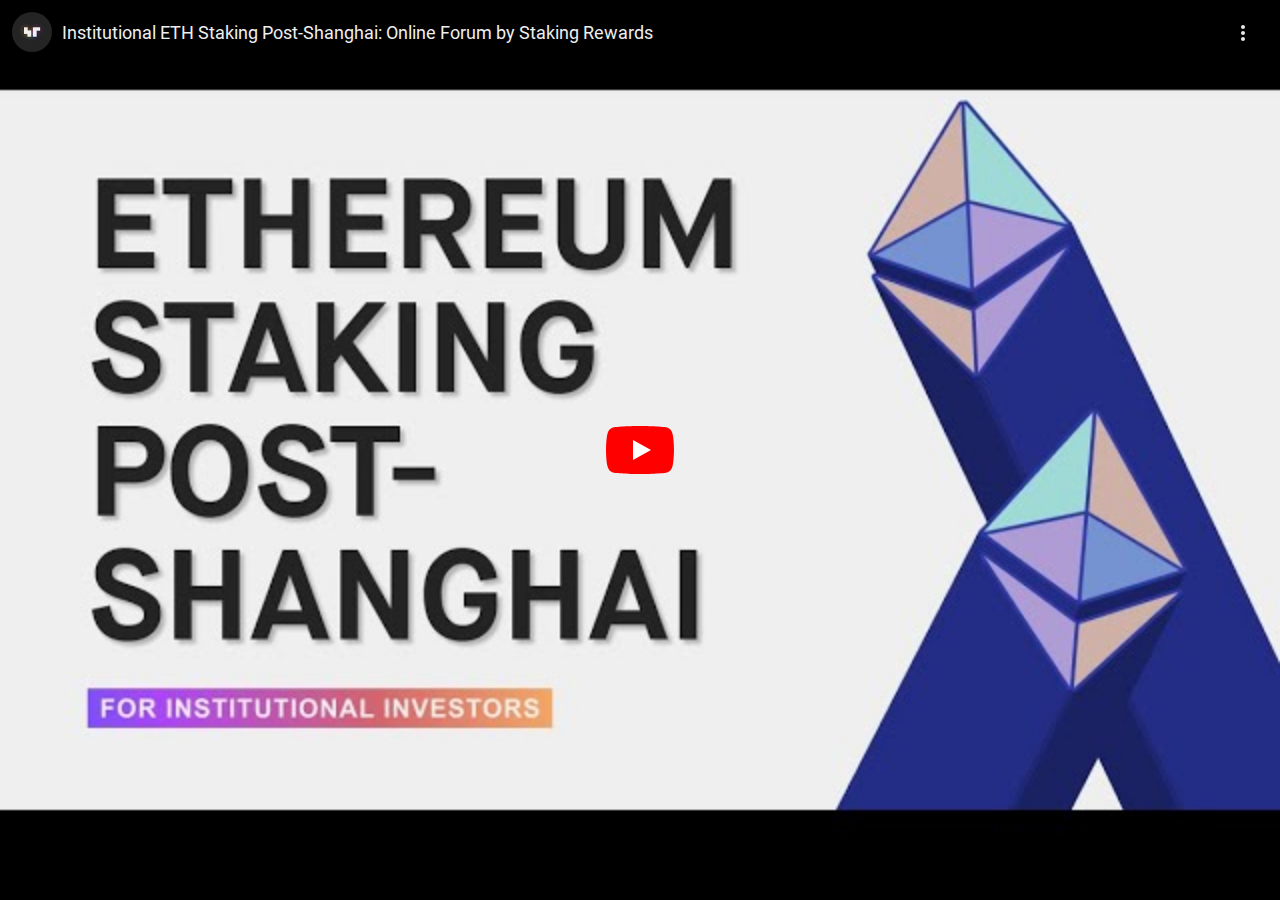
<file: index_3.html>
<!DOCTYPE html><html lang="en" dir="ltr" data-cast-api-enabled="true" data-scrapbook-source="https://www.youtube.com/embed/P9TY0MdpN2U?si=8KG6dFR4LRQVIPj5"><head><meta charset="UTF-8"><meta name="viewport" content="width=device-width, initial-scale=1"><style name="www-roboto">@font-face{font-family:'Roboto';font-style:normal;font-weight:400;src:url("KFOmCnqEu92Fr1Mu72xKOzY.woff2")format('woff2');unicode-range:U+0460-052F,U+1C80-1C8A,U+20B4,U+2DE0-2DFF,U+A640-A69F,U+FE2E-FE2F;}@font-face{font-family:'Roboto';font-style:normal;font-weight:400;src:url("KFOmCnqEu92Fr1Mu5mxKOzY.woff2")format('woff2');unicode-range:U+0301,U+0400-045F,U+0490-0491,U+04B0-04B1,U+2116;}@font-face{font-family:'Roboto';font-style:normal;font-weight:400;src:url("KFOmCnqEu92Fr1Mu7mxKOzY.woff2")format('woff2');unicode-range:U+1F00-1FFF;}@font-face{font-family:'Roboto';font-style:normal;font-weight:400;src:url("KFOmCnqEu92Fr1Mu4WxKOzY.woff2")format('woff2');unicode-range:U+0370-0377,U+037A-037F,U+0384-038A,U+038C,U+038E-03A1,U+03A3-03FF;}@font-face{font-family:'Roboto';font-style:normal;font-weight:400;src:url("KFOmCnqEu92Fr1Mu7WxKOzY.woff2")format('woff2');unicode-range:U+0102-0103,U+0110-0111,U+0128-0129,U+0168-0169,U+01A0-01A1,U+01AF-01B0,U+0300-0301,U+0303-0304,U+0308-0309,U+0323,U+0329,U+1EA0-1EF9,U+20AB;}@font-face{font-family:'Roboto';font-style:normal;font-weight:400;src:url("KFOmCnqEu92Fr1Mu7GxKOzY.woff2")format('woff2');unicode-range:U+0100-02BA,U+02BD-02C5,U+02C7-02CC,U+02CE-02D7,U+02DD-02FF,U+0304,U+0308,U+0329,U+1D00-1DBF,U+1E00-1E9F,U+1EF2-1EFF,U+2020,U+20A0-20AB,U+20AD-20C0,U+2113,U+2C60-2C7F,U+A720-A7FF;}@font-face{font-family:'Roboto';font-style:normal;font-weight:400;src:url("KFOmCnqEu92Fr1Mu4mxK.woff2")format('woff2');unicode-range:U+0000-00FF,U+0131,U+0152-0153,U+02BB-02BC,U+02C6,U+02DA,U+02DC,U+0304,U+0308,U+0329,U+2000-206F,U+20AC,U+2122,U+2191,U+2193,U+2212,U+2215,U+FEFF,U+FFFD;}@font-face{font-family:'Roboto';font-style:normal;font-weight:500;src:url("KFOlCnqEu92Fr1MmEU9fCRc4EsA.woff2")format('woff2');unicode-range:U+0460-052F,U+1C80-1C8A,U+20B4,U+2DE0-2DFF,U+A640-A69F,U+FE2E-FE2F;}@font-face{font-family:'Roboto';font-style:normal;font-weight:500;src:url("KFOlCnqEu92Fr1MmEU9fABc4EsA.woff2")format('woff2');unicode-range:U+0301,U+0400-045F,U+0490-0491,U+04B0-04B1,U+2116;}@font-face{font-family:'Roboto';font-style:normal;font-weight:500;src:url("KFOlCnqEu92Fr1MmEU9fCBc4EsA.woff2")format('woff2');unicode-range:U+1F00-1FFF;}@font-face{font-family:'Roboto';font-style:normal;font-weight:500;src:url("KFOlCnqEu92Fr1MmEU9fBxc4EsA.woff2")format('woff2');unicode-range:U+0370-0377,U+037A-037F,U+0384-038A,U+038C,U+038E-03A1,U+03A3-03FF;}@font-face{font-family:'Roboto';font-style:normal;font-weight:500;src:url("KFOlCnqEu92Fr1MmEU9fCxc4EsA.woff2")format('woff2');unicode-range:U+0102-0103,U+0110-0111,U+0128-0129,U+0168-0169,U+01A0-01A1,U+01AF-01B0,U+0300-0301,U+0303-0304,U+0308-0309,U+0323,U+0329,U+1EA0-1EF9,U+20AB;}@font-face{font-family:'Roboto';font-style:normal;font-weight:500;src:url("KFOlCnqEu92Fr1MmEU9fChc4EsA.woff2")format('woff2');unicode-range:U+0100-02BA,U+02BD-02C5,U+02C7-02CC,U+02CE-02D7,U+02DD-02FF,U+0304,U+0308,U+0329,U+1D00-1DBF,U+1E00-1E9F,U+1EF2-1EFF,U+2020,U+20A0-20AB,U+20AD-20C0,U+2113,U+2C60-2C7F,U+A720-A7FF;}@font-face{font-family:'Roboto';font-style:normal;font-weight:500;src:url("KFOlCnqEu92Fr1MmEU9fBBc4.woff2")format('woff2');unicode-range:U+0000-00FF,U+0131,U+0152-0153,U+02BB-02BC,U+02C6,U+02DA,U+02DC,U+0304,U+0308,U+0329,U+2000-206F,U+20AC,U+2122,U+2191,U+2193,U+2212,U+2215,U+FEFF,U+FFFD;}</style><link rel="stylesheet" href="www-player.css" name="www-player"><style>html {overflow: hidden;}body {font: 12px Roboto, Arial, sans-serif; background-color: #000; color: #fff; height: 100%; width: 100%; overflow: hidden; position: absolute; margin: 0; padding: 0;}#player {width: 100%; height: 100%;}h1 {text-align: center; color: #fff;}h3 {margin-top: 6px; margin-bottom: 3px;}.player-unavailable {position: absolute; top: 0; left: 0; right: 0; bottom: 0; padding: 25px; font-size: 13px; background: url("urn:scrapbook:download:error:https://www.youtube.com/img/meh7.png") 50% 65% no-repeat;}.player-unavailable .message {text-align: left; margin: 0 -5px 15px; padding: 0 5px 14px; border-bottom: 1px solid #888; font-size: 19px; font-weight: normal;}.player-unavailable a {color: #167ac6; text-decoration: none;}</style><title>Institutional ETH Staking Post-Shanghai: Online Forum by Staking Rewards - YouTube</title><link rel="canonical" href="https://www.youtube.com/watch?v=P9TY0MdpN2U"><link rel="shortcut icon" href="favicon-1.ico"></head><body class="date-20241114 en_US ltr  site-center-aligned site-as-giant-card webkit webkit-537" dir="ltr"><div id="player" style="width: 100%; height: 100%;"><div class="html5-video-player ytp-exp-bottom-control-flexbox ytp-modern-caption ytp-title-enable-channel-logo ytp-fine-scrubbing-exp ytp-embed ytp-embed-playlist unstarted-mode ytp-hide-controls ytp-small-mode" tabindex="-1" id="movie_player" data-version="/s/player/0ccfa671/player_ias.vflset/en_US/base.js" aria-label="YouTube Video Player"><div class="html5-video-container" data-layer="0"><video tabindex="-1" class="video-stream html5-main-video" webkit-playsinline="" playsinline="" controlslist="nodownload" style="width: 432px; height: 162px; left: 0px; top: -162px;"></video></div><div class="ytp-gradient-top" data-layer="1"></div><div class="ytp-chrome-top ytp-show-cards-title" data-layer="1"><div class="ytp-title-channel"><div class="ytp-title-beacon"></div><a class="ytp-title-channel-logo" target="_blank" role="link" tabindex="0" aria-label="Photo image of Staking Rewards" style="background-image: url(&quot;channels4_profile-1.jpg&quot;);"></a><div class="ytp-title-expanded-overlay" aria-hidden="true"><div class="ytp-title-expanded-heading"><div class="ytp-title-expanded-title"><a target="_blank" tabindex="-1" aria-hidden="true">Staking Rewards</a></div><div class="ytp-title-expanded-subtitle" aria-hidden="true">4.52K subscribers</div></div><div class="ytp-button ytp-sb" aria-live="polite" style="display: none;"><div class="ytp-sb-subscribe" title="Subscribe as Hossanah Nelson" aria-label="Subscribe to channel" data-tooltip-image="https://yt3.ggpht.com/yti/ANjgQV-6kt-okAkFoDkGavETJyGQ0ix0EXF4nu_XmjCd-lY=s20-c" data-tooltip-opaque="true" tabindex="0" role="button"><div class="ytp-sb-text"><div class="ytp-sb-icon"></div>Subscribe</div></div><div class="ytp-sb-unsubscribe" title="Subscribed as Hossanah Nelson" aria-label="Unsubscribe to channel" data-tooltip-image="https://yt3.ggpht.com/yti/ANjgQV-6kt-okAkFoDkGavETJyGQ0ix0EXF4nu_XmjCd-lY=s20-c" data-tooltip-opaque="true" tabindex="0" role="button"><div class="ytp-sb-text"><div class="ytp-sb-icon"></div>Subscribed</div></div></div><button class="ytp-button ytp-title-notifications" aria-pressed="false" aria-label="Get notified about every new video" style="display: none;"><div class="ytp-title-notifications-on" title="Stop getting notified about every new video" aria-label="Notify subscriptions"><svg fill="#fff" height="24px" viewBox="0 0 24 24" width="24px"><path d="M7.58 4.08L6.15 2.65C3.75 4.48 2.17 7.3 2.03 10.5h2c.15-2.65 1.51-4.97 3.55-6.42zm12.39 6.42h2c-.15-3.2-1.73-6.02-4.12-7.85l-1.42 1.43c2.02 1.45 3.39 3.77 3.54 6.42zM18 11c0-3.07-1.64-5.64-4.5-6.32V4c0-.83-.67-1.5-1.5-1.5s-1.5.67-1.5 1.5v.68C7.63 5.36 6 7.92 6 11v5l-2 2v1h16v-1l-2-2v-5zm-6 11c.14 0 .27-.01.4-.04.65-.14 1.18-.58 1.44-1.18.1-.24.15-.5.15-.78h-4c.01 1.1.9 2 2.01 2z"></path></svg></div><div class="ytp-title-notifications-off" title="Get notified about every new video" aria-label="Notify subscriptions"><svg fill="#fff" height="24px" viewBox="0 0 24 24" width="24px"><path d="M18 11c0-3.07-1.64-5.64-4.5-6.32V4c0-.83-.67-1.5-1.5-1.5s-1.5.67-1.5 1.5v.68C7.63 5.36 6 7.92 6 11v5l-2 2v1h16v-1l-2-2v-5zm-6 11c.14 0 .27-.01.4-.04.65-.14 1.18-.58 1.44-1.18.1-.24.15-.5.15-.78h-4c.01 1.1.9 2 2.01 2z"></path></svg></div></button></div></div><div class="ytp-title"><div class="ytp-title-text"><a class="ytp-title-link yt-uix-sessionlink" target="_blank" data-sessionlink="feature=player-title" tabindex="0" href="https://www.youtube.com/watch?v=P9TY0MdpN2U">Institutional ETH Staking Post-Shanghai: Online Forum by Staking Rewards</a><div class="ytp-title-subtext"><a class="ytp-title-channel-name" target="_blank" href=""></a></div></div></div><div class="ytp-shorts-title-channel" style="display: none;"><a class="ytp-shorts-title-channel-logo" target="_blank" aria-label="Photo image of Staking Rewards" style="background-image: url(&quot;channels4_profile-1.jpg&quot;);"></a><div class="ytp-shorts-title-expanded-heading"><div class="ytp-shorts-title-expanded-title"><a target="_blank" tabindex="0">Staking Rewards</a></div></div><div class="ytp-button ytp-sb" aria-live="polite"><div class="ytp-sb-subscribe" title="Subscribe as Hossanah Nelson" aria-label="Subscribe to channel" data-tooltip-image="https://yt3.ggpht.com/yti/ANjgQV-6kt-okAkFoDkGavETJyGQ0ix0EXF4nu_XmjCd-lY=s20-c" data-tooltip-opaque="true" tabindex="0" role="button"><div class="ytp-sb-text"><div class="ytp-sb-icon"></div>Subscribe</div></div><div class="ytp-sb-unsubscribe" title="Subscribed as Hossanah Nelson" aria-label="Unsubscribe to channel" data-tooltip-image="https://yt3.ggpht.com/yti/ANjgQV-6kt-okAkFoDkGavETJyGQ0ix0EXF4nu_XmjCd-lY=s20-c" data-tooltip-opaque="true" tabindex="0" role="button"><div class="ytp-sb-text"><div class="ytp-sb-icon"></div>Subscribed</div></div></div></div><div class="ytp-chrome-top-buttons"><button class="ytp-button ytp-search-button" title="Search" data-tooltip-opaque="true" aria-label="Search" style="display: none;"><div class="ytp-search-icon"><svg height="100%" version="1.1" viewBox="0 0 24 24" width="100%"><path class="ytp-svg-fill" d="M21.24,19.83l-5.64-5.64C16.48,13.02,17,11.57,17,10c0-3.87-3.13-7-7-7s-7,3.13-7,7c0,3.87,3.13,7,7,7 c1.57,0,3.02-0.52,4.19-1.4l5.64,5.64L21.24,19.83z M5,10c0-2.76,2.24-5,5-5s5,2.24,5,5c0,2.76-2.24,5-5,5S5,12.76,5,10z"></path></svg></div><div class="ytp-search-title">Search</div></button><button class="ytp-playlist-menu-button ytp-button" aria-owns="ytp-id-22" aria-haspopup="true" aria-label="Playlist" style="display: none;"><div class="ytp-playlist-menu-button-icon"><svg height="100%" version="1.1" viewBox="0 0 36 36" width="100%"><use class="ytp-svg-shadow" xlink:href="#ytp-id-23"></use><path d="m 22.53,21.42 0,6.85 5.66,-3.42 -5.66,-3.42 0,0 z m -11.33,0 9.06,0 0,2.28 -9.06,0 0,-2.28 0,0 z m 0,-9.14 13.6,0 0,2.28 -13.6,0 0,-2.28 0,0 z m 0,4.57 13.6,0 0,2.28 -13.6,0 0,-2.28 0,0 z" fill="#fff" id="ytp-id-23"></path></svg></div><div class="ytp-playlist-menu-button-text"></div></button><button class="ytp-button ytp-cards-button" aria-label="Show cards" aria-owns="iv-drawer" aria-haspopup="true" data-tooltip-opaque="true" style="display: none;"><span class="ytp-cards-button-icon-default"><div class="ytp-cards-button-icon"><svg height="100%" version="1.1" viewBox="0 0 36 36" width="100%"><use class="ytp-svg-shadow" xlink:href="#ytp-id-2"></use><path class="ytp-svg-fill" d="M18,8 C12.47,8 8,12.47 8,18 C8,23.52 12.47,28 18,28 C23.52,28 28,23.52 28,18 C28,12.47 23.52,8 18,8 L18,8 Z M17,16 L19,16 L19,24 L17,24 L17,16 Z M17,12 L19,12 L19,14 L17,14 L17,12 Z" id="ytp-id-2"></path></svg></div><div class="ytp-cards-button-title">Info</div></span><span class="ytp-cards-button-icon-shopping"><div class="ytp-cards-button-icon"><svg height="100%" version="1.1" viewBox="0 0 36 36" width="100%"><path class="ytp-svg-shadow" d="M 27.99,18 A 9.99,9.99 0 1 1 8.00,18 9.99,9.99 0 1 1 27.99,18 z"></path><path class="ytp-svg-fill" d="M 18,8 C 12.47,8 8,12.47 8,18 8,23.52 12.47,28 18,28 23.52,28 28,23.52 28,18 28,12.47 23.52,8 18,8 z m -4.68,4 4.53,0 c .35,0 .70,.14 .93,.37 l 5.84,5.84 c .23,.23 .37,.58 .37,.93 0,.35 -0.13,.67 -0.37,.90 L 20.06,24.62 C 19.82,24.86 19.51,25 19.15,25 c -0.35,0 -0.70,-0.14 -0.93,-0.37 L 12.37,18.78 C 12.13,18.54 12,18.20 12,17.84 L 12,13.31 C 12,12.59 12.59,12 13.31,12 z m .96,1.31 c -0.53,0 -0.96,.42 -0.96,.96 0,.53 .42,.96 .96,.96 .53,0 .96,-0.42 .96,-0.96 0,-0.53 -0.42,-0.96 -0.96,-0.96 z" fill-opacity="1"></path><path class="ytp-svg-shadow-fill" d="M 24.61,18.22 18.76,12.37 C 18.53,12.14 18.20,12 17.85,12 H 13.30 C 12.58,12 12,12.58 12,13.30 V 17.85 c 0,.35 .14,.68 .38,.92 l 5.84,5.85 c .23,.23 .55,.37 .91,.37 .35,0 .68,-0.14 .91,-0.38 L 24.61,20.06 C 24.85,19.83 25,19.50 25,19.15 25,18.79 24.85,18.46 24.61,18.22 z M 14.27,15.25 c -0.53,0 -0.97,-0.43 -0.97,-0.97 0,-0.53 .43,-0.97 .97,-0.97 .53,0 .97,.43 .97,.97 0,.53 -0.43,.97 -0.97,.97 z" fill="#000" fill-opacity="0.15"></path></svg></div><div class="ytp-cards-button-title">Shopping</div></span></button><div class="ytp-cards-teaser" style="display: none;"><div class="ytp-cards-teaser-box"></div><div class="ytp-cards-teaser-text"><span class="ytp-cards-teaser-label"></span></div></div><button class="ytp-button ytp-overflow-button ytp-overflow-button-visible" title="More" aria-haspopup="true" aria-owns="ytp-id-29" aria-label="More"><div class="ytp-overflow-icon"><svg height="100%" viewBox="-5 -5 36 36" width="100%"><path d="M12 8c1.1 0 2-.9 2-2s-.9-2-2-2-2 .9-2 2 .9 2 2 2zm0 2c-1.1 0-2 .9-2 2s.9 2 2 2 2-.9 2-2-.9-2-2-2zm0 6c-1.1 0-2 .9-2 2s.9 2 2 2 2-.9 2-2-.9-2-2-2z" fill="#fff"></path></svg></div></button></div></div><button class="ytp-unmute ytp-popup ytp-button ytp-unmute-animated ytp-unmute-shrink" data-layer="2" style="display: none;"><div class="ytp-unmute-inner"><div class="ytp-unmute-icon"><svg height="100%" version="1.1" viewBox="0 0 36 36" width="100%"><use class="ytp-svg-shadow" xlink:href="#ytp-id-1"></use><path class="ytp-svg-fill" d="m 21.48,17.98 c 0,-1.77 -1.02,-3.29 -2.5,-4.03 v 2.21 l 2.45,2.45 c .03,-0.2 .05,-0.41 .05,-0.63 z m 2.5,0 c 0,.94 -0.2,1.82 -0.54,2.64 l 1.51,1.51 c .66,-1.24 1.03,-2.65 1.03,-4.15 0,-4.28 -2.99,-7.86 -7,-8.76 v 2.05 c 2.89,.86 5,3.54 5,6.71 z M 9.25,8.98 l -1.27,1.26 4.72,4.73 H 7.98 v 6 H 11.98 l 5,5 v -6.73 l 4.25,4.25 c -0.67,.52 -1.42,.93 -2.25,1.18 v 2.06 c 1.38,-0.31 2.63,-0.95 3.69,-1.81 l 2.04,2.05 1.27,-1.27 -9,-9 -7.72,-7.72 z m 7.72,.99 -2.09,2.08 2.09,2.09 V 9.98 z" id="ytp-id-1"></path></svg></div><div class="ytp-unmute-text">Tap to unmute</div><div class="ytp-unmute-box"></div></div></button><div class="ytp-cued-thumbnail-overlay" data-layer="4" style=""><div class="ytp-cued-thumbnail-overlay-image" style="background-image: url(&quot;sddefault-2.jpg&quot;);"></div><button class="ytp-large-play-button ytp-button ytp-large-play-button-red-bg" aria-label="Play" title="Play"><svg height="100%" version="1.1" viewBox="0 0 68 48" width="100%"><path class="ytp-large-play-button-bg" d="M66.52,7.74c-0.78-2.93-2.49-5.41-5.42-6.19C55.79,.13,34,0,34,0S12.21,.13,6.9,1.55 C3.97,2.33,2.27,4.81,1.48,7.74C0.06,13.05,0,24,0,24s0.06,10.95,1.48,16.26c0.78,2.93,2.49,5.41,5.42,6.19 C12.21,47.87,34,48,34,48s21.79-0.13,27.1-1.55c2.93-0.78,4.64-3.26,5.42-6.19C67.94,34.95,68,24,68,24S67.94,13.05,66.52,7.74z" fill="#f00"></path><path d="M 45,24 27,14 27,34" fill="#fff"></path></svg></button></div><div class="ytp-spinner" data-layer="4" style="display: none;"><div class="ytp-spinner-container"><div class="ytp-spinner-rotator"><div class="ytp-spinner-left"><div class="ytp-spinner-circle"></div></div><div class="ytp-spinner-right"><div class="ytp-spinner-circle"></div></div></div></div><div class="ytp-spinner-message" style="display: none;">If playback doesn't begin shortly, try restarting your device.</div></div><div class="ytp-paid-content-overlay" aria-live="assertive" aria-atomic="true" data-layer="4"><div class="ytp-button ytp-paid-content-overlay-text" style="display: none;"></div></div><div class="ytp-storyboard-framepreview" data-layer="4" style="display: none;"><div class="ytp-storyboard-framepreview-timestamp"></div><div class="ytp-storyboard-framepreview-img"></div></div><div data-layer="4" style="display: none;"><div class="ytp-bezel-text-wrapper"><div class="ytp-bezel-text"></div></div><div class="ytp-bezel" role="status"><div class="ytp-bezel-icon"></div></div></div><div class="ytp-doubletap-ui-legacy" data-layer="4" style="display: none;"><div class="ytp-doubletap-fast-forward-ve"></div><div class="ytp-doubletap-rewind-ve"></div><div class="ytp-doubletap-static-circle"><div class="ytp-doubletap-ripple"></div></div><div class="ytp-doubletap-overlay-a11y"></div><div class="ytp-doubletap-seek-info-container"><div class="ytp-doubletap-arrows-container"><span class="ytp-doubletap-base-arrow"></span><span class="ytp-doubletap-base-arrow"></span><span class="ytp-doubletap-base-arrow"></span></div><div class="ytp-doubletap-tooltip"><div class="ytp-seek-icon-text-container"><div class="ytp-seek-icon" style="display: none;"></div><div class="ytp-chapter-seek-text-legacy"></div></div><div class="ytp-doubletap-tooltip-label"></div></div></div></div><div aria-live="polite" data-layer="4" style="display: none;"><div class="ytp-tooltip-text-wrapper"><div class="ytp-tooltip-edu"><svg height="100%" viewBox="0 0 36 36" width="100%"><path d="M14.1 36.75 12 34.65 24 22.65 36 34.65 33.9 36.75 24 26.85ZM14.1 24.1 12 22 24 10 36 22 33.9 24.1 24 14.2Z"></path></svg><span></span></div><div class="ytp-tooltip-image"></div><div class="ytp-tooltip-title"><span></span></div><span class="ytp-tooltip-text"></span></div><div class="ytp-tooltip-bg"><div class="ytp-tooltip-duration"></div></div></div><div class="ytp-suggested-action" data-layer="4"><button class="ytp-button ytp-suggested-action-badge ytp-suggested-action-badge-with-controls" style="display: none;"><div class="ytp-suggested-action-badge-icon-container"></div><div class="ytp-suggested-action-badge-expanded-content-container" style="display: none;"><label class="ytp-suggested-action-badge-title"></label><button class="ytp-suggested-action-badge-dismiss-button-icon ytp-button"></button></div></button></div><div class="ytp-info-panel-preview" aria-live="assertive" aria-atomic="true" aria-owns="ytp-id-30" aria-haspopup="true" data-tooltip-opaque="true" data-layer="4" style="display: none;"><div class="ytp-info-panel-preview-text"></div><div class="ytp-info-panel-preview-chevron"></div></div><div class="ytp-muted-autoplay-overlay" data-layer="4" style="display: none;"><div class="ytp-muted-autoplay-bottom-buttons"><button class="ytp-muted-autoplay-equalizer ytp-button" aria-label="Muted Playback Indicator"><div class="ytp-muted-autoplay-equalizer-icon"><svg height="100%" version="1.1" viewBox="-4 -4 24 24" width="100%"><g fill="#fff"><rect class="ytp-equalizer-bar-left" height="9" width="4" x="1" y="7"></rect><rect class="ytp-equalizer-bar-middle" height="14" width="4" x="6" y="2"></rect><rect class="ytp-equalizer-bar-right" height="12" width="4" x="11" y="4"></rect></g></svg></div></button></div></div><div class="ytp-muted-autoplay-endscreen-overlay" data-layer="4" style="display: none;"><div class="ytp-muted-autoplay-end-panel"><button class="ytp-muted-autoplay-end-text ytp-button"></button></div></div><div class="ytp-remote" data-layer="4" style="display: none;"><div class="ytp-remote-display-status"><div class="ytp-remote-display-status-icon"><svg height="100%" version="1.1" viewBox="0 0 36 36" width="100%"><use class="ytp-svg-shadow" xlink:href="#ytp-id-33"></use><path d="M7,24 L7,27 L10,27 C10,25.34 8.66,24 7,24 L7,24 Z M7,20 L7,22 C9.76,22 12,24.24 12,27 L14,27 C14,23.13 10.87,20 7,20 L7,20 Z M25,13 L11,13 L11,14.63 C14.96,15.91 18.09,19.04 19.37,23 L25,23 L25,13 L25,13 Z M7,16 L7,18 C11.97,18 16,22.03 16,27 L18,27 C18,20.92 13.07,16 7,16 L7,16 Z M27,9 L9,9 C7.9,9 7,9.9 7,11 L7,14 L9,14 L9,11 L27,11 L27,25 L20,25 L20,27 L27,27 C28.1,27 29,26.1 29,25 L29,11 C29,9.9 28.1,9 27,9 L27,9 Z" fill="#fff" id="ytp-id-33"></path></svg></div><div class="ytp-remote-display-status-text"></div></div></div><div class="ytp-mdx-popup-dialog" role="dialog" data-layer="4" style="display: none;"><div class="ytp-mdx-popup-dialog-inner-content"><div class="ytp-mdx-popup-title">You're signed out</div><div class="ytp-mdx-popup-description">Videos you watch may be added to the TV's watch history and influence TV recommendations. To avoid this, cancel and sign in to YouTube on your computer.</div><div class="ytp-mdx-privacy-popup-buttons"><button class="ytp-button ytp-mdx-privacy-popup-cancel">Cancel</button><button class="ytp-button ytp-mdx-privacy-popup-confirm">Confirm</button></div></div></div><div class="ytp-playlist-menu" role="dialog" id="ytp-id-22" data-layer="5" style="display: none;"><div class="ytp-playlist-menu-header"><div class="ytp-playlist-menu-title"><a class="ytp-playlist-menu-title-name"></a><button class="ytp-playlist-menu-close ytp-button" aria-label="Close"><svg height="100%" viewBox="0 0 24 24" width="100%"><path d="M19 6.41L17.59 5 12 10.59 6.41 5 5 6.41 10.59 12 5 17.59 6.41 19 12 13.41 17.59 19 19 17.59 13.41 12z" fill="#fff"></path></svg></button></div><div class="ytp-playlist-menu-subtitle"></div></div><div class="ytp-playlist-menu-items" role="menu"></div></div><div class="ytp-share-panel" id="ytp-id-25" role="dialog" aria-labelledby="ytp-id-24" data-layer="5" style="display: none;"><div class="ytp-share-panel-inner-content"><div class="ytp-share-panel-title" id="ytp-id-24">Share</div><a class="ytp-share-panel-link ytp-no-contextmenu" target="_blank" title="Share link" aria-label="Share link"></a><label class="ytp-share-panel-include-playlist"><input class="ytp-share-panel-include-playlist-checkbox" type="checkbox" checked="true">Include playlist</label><div class="ytp-share-panel-loading-spinner"><div class="ytp-spinner-container"><div class="ytp-spinner-rotator"><div class="ytp-spinner-left"><div class="ytp-spinner-circle"></div></div><div class="ytp-spinner-right"><div class="ytp-spinner-circle"></div></div></div></div></div><div class="ytp-share-panel-service-buttons"></div><div class="ytp-share-panel-error">An error occurred while retrieving sharing information. Please try again later.</div></div><button class="ytp-share-panel-close ytp-button" title="Close" aria-label="Close"><svg height="100%" viewBox="0 0 24 24" width="100%"><path d="M19 6.41L17.59 5 12 10.59 6.41 5 5 6.41 10.59 12 5 17.59 6.41 19 12 13.41 17.59 19 19 17.59 13.41 12z" fill="#fff"></path></svg></button></div><div class="ytp-overflow-panel" id="ytp-id-29" role="dialog" data-layer="5" style="display: none;"><div class="ytp-overflow-panel-content"><div class="ytp-overflow-panel-action-buttons"><button class="ytp-watch-later-button ytp-button ytp-show-watch-later-title" data-tooltip-opaque="true" title="Watch later as Hossanah Nelson" data-tooltip-image="https://yt3.ggpht.com/yti/ANjgQV-6kt-okAkFoDkGavETJyGQ0ix0EXF4nu_XmjCd-lY=s20-c" aria-label="Watch later as Hossanah Nelson"><div class="ytp-watch-later-icon"><svg height="100%" version="1.1" viewBox="0 0 36 36" width="100%"><use class="ytp-svg-shadow" xlink:href="#ytp-id-26"></use><path class="ytp-svg-fill" d="M18,8 C12.47,8 8,12.47 8,18 C8,23.52 12.47,28 18,28 C23.52,28 28,23.52 28,18 C28,12.47 23.52,8 18,8 L18,8 Z M16,19.02 L16,12.00 L18,12.00 L18,17.86 L23.10,20.81 L22.10,22.54 L16,19.02 Z" id="ytp-id-26"></path></svg></div><div class="ytp-watch-later-title">Watch later</div></button><button class="ytp-button ytp-share-button ytp-show-share-title ytp-share-button-visible" title="Share" aria-haspopup="true" aria-owns="ytp-id-25" data-tooltip-opaque="true" aria-label="Share"><div class="ytp-share-icon"><svg height="100%" version="1.1" viewBox="0 0 36 36" width="100%"><use class="ytp-svg-shadow" xlink:href="#ytp-id-38"></use><path class="ytp-svg-fill" d="m 20.20,14.19 0,-4.45 7.79,7.79 -7.79,7.79 0,-4.56 C 16.27,20.69 12.10,21.81 9.34,24.76 8.80,25.13 7.60,27.29 8.12,25.65 9.08,21.32 11.80,17.18 15.98,15.38 c 1.33,-0.60 2.76,-0.98 4.21,-1.19 z" id="ytp-id-38"></path></svg></div><div class="ytp-share-title">Share</div></button><button class="ytp-button ytp-copylink-button ytp-show-copylink-title" data-tooltip-opaque="true" title="Copy link" aria-label="Copy link" style="display: none;"><div class="ytp-copylink-icon"><svg height="100%" version="1.1" viewBox="0 0 36 36" width="100%"><use class="ytp-svg-shadow" xlink:href="#ytp-id-39"></use><path class="ytp-svg-fill" d="M21.9,8.3H11.3c-0.9,0-1.7,.8-1.7,1.7v12.3h1.7V10h10.6V8.3z M24.6,11.8h-9.7c-1,0-1.8,.8-1.8,1.8v12.3  c0,1,.8,1.8,1.8,1.8h9.7c1,0,1.8-0.8,1.8-1.8V13.5C26.3,12.6,25.5,11.8,24.6,11.8z M24.6,25.9h-9.7V13.5h9.7V25.9z" id="ytp-id-39"></path></svg></div><div class="ytp-copylink-title" aria-hidden="true">Copy link</div></button></div></div><button class="ytp-overflow-panel-close ytp-button" title="Close" aria-label="Close"><svg height="100%" viewBox="0 0 24 24" width="100%"><path d="M19 6.41L17.59 5 12 10.59 6.41 5 5 6.41 10.59 12 5 17.59 6.41 19 12 13.41 17.59 19 19 17.59 13.41 12z" fill="#fff"></path></svg></button></div><div class="ytp-info-panel-detail-skrim" data-layer="5" style="display: none;"><div class="ytp-info-panel-detail" role="dialog" id="ytp-id-30"><div class="ytp-info-panel-detail-header"><div class="ytp-info-panel-detail-title"></div><button class="ytp-info-panel-detail-close ytp-button" aria-label="Close"><svg height="100%" viewBox="0 0 24 24" width="100%"><path d="M19 6.41L17.59 5 12 10.59 6.41 5 5 6.41 10.59 12 5 17.59 6.41 19 12 13.41 17.59 19 19 17.59 13.41 12z" fill="#fff"></path></svg></button></div><div class="ytp-info-panel-detail-body"></div><div class="ytp-info-panel-detail-items"></div></div></div><div class="ytp-popup ytp-settings-menu" data-layer="6" id="ytp-id-17" style="display: none;"><div class="ytp-panel"><div class="ytp-panel-menu" role="menu"></div></div></div><a class="ytp-impression-link" aria-label="Watch on YouTube" target="_blank" data-layer="8" style="display: none;"><div class="ytp-impression-link-content" aria-hidden="true"><div class="ytp-impression-link-text">Watch on</div><div class="ytp-impression-link-logo"><svg height="100%" version="1.1" viewBox="0 0 110 26" width="100%"><use class="ytp-svg-shadow" xlink:href="#ytp-id-32"></use><path class="ytp-svg-fill" d="M 16.68,.99 C 13.55,1.03 7.02,1.16 4.99,1.68 c -1.49,.4 -2.59,1.6 -2.99,3 -0.69,2.7 -0.68,8.31 -0.68,8.31 0,0 -0.01,5.61 .68,8.31 .39,1.5 1.59,2.6 2.99,3 2.69,.7 13.40,.68 13.40,.68 0,0 10.70,.01 13.40,-0.68 1.5,-0.4 2.59,-1.6 2.99,-3 .69,-2.7 .68,-8.31 .68,-8.31 0,0 .11,-5.61 -0.68,-8.31 -0.4,-1.5 -1.59,-2.6 -2.99,-3 C 29.11,.98 18.40,.99 18.40,.99 c 0,0 -0.67,-0.01 -1.71,0 z m 72.21,.90 0,21.28 2.78,0 .31,-1.37 .09,0 c .3,.5 .71,.88 1.21,1.18 .5,.3 1.08,.40 1.68,.40 1.1,0 1.99,-0.49 2.49,-1.59 .5,-1.1 .81,-2.70 .81,-4.90 l 0,-2.40 c 0,-1.6 -0.11,-2.90 -0.31,-3.90 -0.2,-0.89 -0.5,-1.59 -1,-2.09 -0.5,-0.4 -1.10,-0.59 -1.90,-0.59 -0.59,0 -1.18,.19 -1.68,.49 -0.49,.3 -1.01,.80 -1.21,1.40 l 0,-7.90 -3.28,0 z m -49.99,.78 3.90,13.90 .18,6.71 3.31,0 0,-6.71 3.87,-13.90 -3.37,0 -1.40,6.31 c -0.4,1.89 -0.71,3.19 -0.81,3.99 l -0.09,0 c -0.2,-1.1 -0.51,-2.4 -0.81,-3.99 l -1.37,-6.31 -3.40,0 z m 29.59,0 0,2.71 3.40,0 0,17.90 3.28,0 0,-17.90 3.40,0 c 0,0 .00,-2.71 -0.09,-2.71 l -9.99,0 z m -53.49,5.12 8.90,5.18 -8.90,5.09 0,-10.28 z m 89.40,.09 c -1.7,0 -2.89,.59 -3.59,1.59 -0.69,.99 -0.99,2.60 -0.99,4.90 l 0,2.59 c 0,2.2 .30,3.90 .99,4.90 .7,1.1 1.8,1.59 3.5,1.59 1.4,0 2.38,-0.3 3.18,-1 .7,-0.7 1.09,-1.69 1.09,-3.09 l 0,-0.5 -2.90,-0.21 c 0,1 -0.08,1.6 -0.28,2 -0.1,.4 -0.5,.62 -1,.62 -0.3,0 -0.61,-0.11 -0.81,-0.31 -0.2,-0.3 -0.30,-0.59 -0.40,-1.09 -0.1,-0.5 -0.09,-1.21 -0.09,-2.21 l 0,-0.78 5.71,-0.09 0,-2.62 c 0,-1.6 -0.10,-2.78 -0.40,-3.68 -0.2,-0.89 -0.71,-1.59 -1.31,-1.99 -0.7,-0.4 -1.48,-0.59 -2.68,-0.59 z m -50.49,.09 c -1.09,0 -2.01,.18 -2.71,.68 -0.7,.4 -1.2,1.12 -1.49,2.12 -0.3,1 -0.5,2.27 -0.5,3.87 l 0,2.21 c 0,1.5 .10,2.78 .40,3.78 .2,.9 .70,1.62 1.40,2.12 .69,.5 1.71,.68 2.81,.78 1.19,0 2.08,-0.28 2.78,-0.68 .69,-0.4 1.09,-1.09 1.49,-2.09 .39,-1 .49,-2.30 .49,-3.90 l 0,-2.21 c 0,-1.6 -0.2,-2.87 -0.49,-3.87 -0.3,-0.89 -0.8,-1.62 -1.49,-2.12 -0.7,-0.5 -1.58,-0.68 -2.68,-0.68 z m 12.18,.09 0,11.90 c -0.1,.3 -0.29,.48 -0.59,.68 -0.2,.2 -0.51,.31 -0.81,.31 -0.3,0 -0.58,-0.10 -0.68,-0.40 -0.1,-0.3 -0.18,-0.70 -0.18,-1.40 l 0,-10.99 -3.40,0 0,11.21 c 0,1.4 .18,2.39 .68,3.09 .49,.7 1.21,1 2.21,1 1.4,0 2.48,-0.69 3.18,-2.09 l .09,0 .31,1.78 2.59,0 0,-14.99 c 0,0 -3.40,.00 -3.40,-0.09 z m 17.31,0 0,11.90 c -0.1,.3 -0.29,.48 -0.59,.68 -0.2,.2 -0.51,.31 -0.81,.31 -0.3,0 -0.58,-0.10 -0.68,-0.40 -0.1,-0.3 -0.21,-0.70 -0.21,-1.40 l 0,-10.99 -3.40,0 0,11.21 c 0,1.4 .21,2.39 .71,3.09 .5,.7 1.18,1 2.18,1 1.39,0 2.51,-0.69 3.21,-2.09 l .09,0 .28,1.78 2.62,0 0,-14.99 c 0,0 -3.40,.00 -3.40,-0.09 z m 20.90,2.09 c .4,0 .58,.11 .78,.31 .2,.3 .30,.59 .40,1.09 .1,.5 .09,1.21 .09,2.21 l 0,1.09 -2.5,0 0,-1.09 c 0,-1 -0.00,-1.71 .09,-2.21 0,-0.4 .11,-0.8 .31,-1 .2,-0.3 .51,-0.40 .81,-0.40 z m -50.49,.12 c .5,0 .8,.18 1,.68 .19,.5 .28,1.30 .28,2.40 l 0,4.68 c 0,1.1 -0.08,1.90 -0.28,2.40 -0.2,.5 -0.5,.68 -1,.68 -0.5,0 -0.79,-0.18 -0.99,-0.68 -0.2,-0.5 -0.31,-1.30 -0.31,-2.40 l 0,-4.68 c 0,-1.1 .11,-1.90 .31,-2.40 .2,-0.5 .49,-0.68 .99,-0.68 z m 39.68,.09 c .3,0 .61,.10 .81,.40 .2,.3 .27,.67 .37,1.37 .1,.6 .12,1.51 .12,2.71 l .09,1.90 c 0,1.1 .00,1.99 -0.09,2.59 -0.1,.6 -0.19,1.08 -0.49,1.28 -0.2,.3 -0.50,.40 -0.90,.40 -0.3,0 -0.51,-0.08 -0.81,-0.18 -0.2,-0.1 -0.39,-0.29 -0.59,-0.59 l 0,-8.5 c .1,-0.4 .29,-0.7 .59,-1 .3,-0.3 .60,-0.40 .90,-0.40 z" id="ytp-id-32"></path></svg></div></div></a><div class="ytp-gradient-bottom" data-layer="9" style="height: 66px; background-image: url(&quot;4e23fc6981e96513e5e9967e8af1b04ed5fac7b0.png&quot;); display: none;"></div><div class="ytp-chrome-bottom" data-layer="9" style="display: none; width: 408px; left: 12px;"><div class="ytp-progress-bar-container"><div class="ytp-heat-map-container"><div class="ytp-heat-map-edu"></div></div><div class="ytp-progress-bar" tabindex="0" role="slider" aria-label="Seek slider" draggable="true" aria-valuemin="0" aria-valuemax="11774" aria-valuenow="0" aria-valuetext="0 Minutes 0 Seconds of 3 Hours 16 Minutes 14 Seconds" style="touch-action: none;"><div class="ytp-chapters-container"><div class="ytp-chapter-hover-container" style="width: 408px;"><div class="ytp-progress-bar-padding"></div><div class="ytp-progress-list"><div class="ytp-play-progress ytp-swatch-background-color" style="left: 0px; transform: scaleX(0);"></div><div class="ytp-progress-linear-live-buffer"></div><div class="ytp-load-progress" style="left: 0px; transform: scaleX(0);"></div><div class="ytp-hover-progress" style="left: 0px; transform: scaleX(0);"></div><div class="ytp-ad-progress-list"></div></div></div></div><div class="ytp-timed-markers-container"></div><div class="ytp-clip-start-exclude" style="width: 0%;"></div><div class="ytp-clip-end-exclude" style="left: 100%; width: 0%;"></div><div class="ytp-scrubber-container" style="transform: translateX(0px);"><div class="ytp-scrubber-button ytp-swatch-background-color"><div class="ytp-scrubber-pull-indicator"></div><img class="ytp-decorated-scrubber-button"></div></div></div><div class="ytp-fine-scrubbing-container"><div class="ytp-fine-scrubbing-edu"></div><div class="ytp-fine-scrubbing"><div class="ytp-fine-scrubbing-draggable" draggable="true" style="touch-action: none; padding: 0px 204px;"><div class="ytp-fine-scrubbing-thumbnails" tabindex="0" role="slider" type="range" aria-label="Click or scroll the panel for the precise seeking." aria-valuemin="0" aria-valuemax="11774" aria-valuenow="0" aria-valuetext="Seek to 0 Minutes 0 Seconds" style="position: relative;"></div></div><div class="ytp-fine-scrubbing-cursor" aria-hidden="true"></div><div class="ytp-fine-scrubbing-seek-time" aria-hidden="true">0:00</div><div class="ytp-fine-scrubbing-play" title="Play from this position" role="button" aria-label="Play from this position"><svg height="100%" version="1.1" viewBox="0 0 36 36" width="100%"><use class="ytp-svg-shadow" xlink:href="#ytp-id-5"></use><path class="ytp-svg-fill" d="M 12,26 18.5,22 18.5,14 12,10 z M 18.5,22 25,18 25,18 18.5,14 z" id="ytp-id-5"></path></svg></div><div class="ytp-fine-scrubbing-dismiss" title="Exit precise seeking" role="button" aria-label="Exit precise seeking"><svg height="100%" viewBox="0 0 24 24" width="100%"><path d="M19 6.41L17.59 5 12 10.59 6.41 5 5 6.41 10.59 12 5 17.59 6.41 19 12 13.41 17.59 19 19 17.59 13.41 12z" fill="#fff"></path></svg></div></div></div><div class="ytp-bound-time-left"></div><div class="ytp-bound-time-right"></div><div class="ytp-clip-start" draggable="true" title="Watch full video" style="touch-action: none; left: 0%;"><svg height="100%" version="1.1" viewBox="0 0 14 14" width="100%"><use class="ytp-svg-shadow" xlink:href="#ytp-id-3"></use><path d="M12,14 L9,11 L9,3 L12,0 L5,0 L5,14 L12,14 Z" fill="#eaeaea" id="ytp-id-3"></path></svg></div><div class="ytp-clip-end" draggable="true" title="Watch full video" style="touch-action: none; left: 100%;"><svg height="100%" version="1.1" viewBox="0 0 14 14" width="100%"><use class="ytp-svg-shadow" xlink:href="#ytp-id-4"></use><path d="M2,14 L5,11 L5,3 L2,0 L9,0 L9,14 L2,14 L2,14 Z" fill="#eaeaea" id="ytp-id-4"></path></svg></div></div><div class="ytp-chrome-controls"><div class="ytp-left-controls"><a class="ytp-prev-button ytp-button" role="button" aria-disabled="true" style="display: none;"><svg height="100%" version="1.1" viewBox="0 0 36 36" width="100%"><use class="ytp-svg-shadow" xlink:href="#ytp-id-10"></use><path class="ytp-svg-fill" d="m 12,12 h 2 v 12 h -2 z m 3.5,6 8.5,6 V 12 z" id="ytp-id-10"></path></svg></a><button class="ytp-play-button ytp-button" aria-keyshortcuts="k" data-title-no-tooltip="Play" title="Play (k)" aria-label="Play (k)"><svg height="100%" version="1.1" viewBox="0 0 36 36" width="100%"><use class="ytp-svg-shadow" xlink:href="#ytp-id-11"></use><path class="ytp-svg-fill" d="M 12,26 18.5,22 18.5,14 12,10 z M 18.5,22 25,18 25,18 18.5,14 z" id="ytp-id-11"></path></svg></button><a class="ytp-next-button ytp-button" role="button" aria-disabled="true" style="display: none;"><svg height="100%" version="1.1" viewBox="0 0 36 36" width="100%"><use class="ytp-svg-shadow" xlink:href="#ytp-id-12"></use><path class="ytp-svg-fill" d="M 12,24 20.5,18 12,12 V 24 z M 22,12 v 12 h 2 V 12 h -2 z" id="ytp-id-12"></path></svg></a><span class="ytp-volume-area"><button class="ytp-mute-button ytp-button" aria-keyshortcuts="m" title="Mute (m)" data-title-no-tooltip="Mute"><svg height="100%" version="1.1" viewBox="0 0 36 36" width="100%"><use class="ytp-svg-shadow" xlink:href="#ytp-id-14"></use><use class="ytp-svg-shadow" xlink:href="#ytp-id-15"></use><defs><clipPath id="ytp-svg-volume-animation-mask"><path d="m 14.35,-0.14 -5.86,5.86 20.73,20.78 5.86,-5.91 z"></path><path d="M 7.07,6.87 -1.11,15.33 19.61,36.11 27.80,27.60 z"></path><path class="ytp-svg-volume-animation-mover" d="M 9.09,5.20 6.47,7.88 26.82,28.77 29.66,25.99 z" transform="translate(0, 0)"></path></clipPath><clipPath id="ytp-svg-volume-animation-slash-mask"><path class="ytp-svg-volume-animation-mover" d="m -11.45,-15.55 -4.44,4.51 20.45,20.94 4.55,-4.66 z" transform="translate(0, 0)"></path></clipPath></defs><path class="ytp-svg-fill ytp-svg-volume-animation-speaker" clip-path="url(#ytp-svg-volume-animation-mask)" d="M8,21 L12,21 L17,26 L17,10 L12,15 L8,15 L8,21 Z M19,14 L19,22 C20.48,21.32 21.5,19.77 21.5,18 C21.5,16.26 20.48,14.74 19,14 ZM19,11.29 C21.89,12.15 24,14.83 24,18 C24,21.17 21.89,23.85 19,24.71 L19,26.77 C23.01,25.86 26,22.28 26,18 C26,13.72 23.01,10.14 19,9.23 L19,11.29 Z" fill="#fff" id="ytp-id-14"></path><path class="ytp-svg-fill ytp-svg-volume-animation-hider" clip-path="url(#ytp-svg-volume-animation-slash-mask)" d="M 9.25,9 7.98,10.27 24.71,27 l 1.27,-1.27 Z" fill="#fff" id="ytp-id-15" style="display: none;"></path></svg></button><div class="ytp-volume-panel" title="Volume" role="slider" aria-valuemin="0" aria-valuemax="100" tabindex="0" aria-valuenow="100" aria-valuetext="100% volume" aria-label="Volume"><div class="ytp-volume-slider" draggable="true" style="touch-action: none;"><div class="ytp-volume-slider-handle" style="left: 40px;"></div></div></div></span><div class="ytp-time-display notranslate"><span class="ytp-time-wrapper"><span class="ytp-time-clip-icon"></span><span class="ytp-time-current">0:00</span><span class="ytp-time-separator"> / </span><span class="ytp-time-duration">3:16:14</span></span><span class="ytp-clip-watch-full-video-button-separator">•</span><span class="ytp-clip-watch-full-video-button"></span><button class="ytp-live-badge ytp-button">Live</button></div><div class="ytp-chapter-container" style="display: none;"><button class="ytp-chapter-title ytp-button ytp-chapter-container-disabled" disabled=""><span class="ytp-chapter-title-prefix" aria-hidden="true">•</span><div class="ytp-chapter-title-content" aria-live="polite" title="View chapter"></div><div class="ytp-chapter-title-chevron"><svg height="100%" viewBox="0 0 24 24" width="100%"><path d="M9.71 18.71l-1.42-1.42 5.3-5.29-5.3-5.29 1.42-1.42 6.7 6.71z" fill="#fff"></path></svg></div></button></div></div><div class="ytp-right-controls"><button class="ytp-subtitles-button ytp-button" aria-keyshortcuts="c" data-priority="3" title="Subtitles/closed captions unavailable" data-title-no-tooltip="Subtitles/closed captions unavailable" aria-pressed="false" aria-label="Subtitles/closed captions unavailable"><svg class="ytp-subtitles-button-icon" height="100%" version="1.1" viewBox="0 0 36 36" width="100%" fill-opacity="0.3"><use class="ytp-svg-shadow" xlink:href="#ytp-id-16"></use><path d="M11,11 C9.89,11 9,11.9 9,13 L9,23 C9,24.1 9.89,25 11,25 L25,25 C26.1,25 27,24.1 27,23 L27,13 C27,11.9 26.1,11 25,11 L11,11 Z M17,17 L15.5,17 L15.5,16.5 L13.5,16.5 L13.5,19.5 L15.5,19.5 L15.5,19 L17,19 L17,20 C17,20.55 16.55,21 16,21 L13,21 C12.45,21 12,20.55 12,20 L12,16 C12,15.45 12.45,15 13,15 L16,15 C16.55,15 17,15.45 17,16 L17,17 L17,17 Z M24,17 L22.5,17 L22.5,16.5 L20.5,16.5 L20.5,19.5 L22.5,19.5 L22.5,19 L24,19 L24,20 C24,20.55 23.55,21 23,21 L20,21 C19.45,21 19,20.55 19,20 L19,16 C19,15.45 19.45,15 20,15 L23,15 C23.55,15 24,15.45 24,16 L24,17 L24,17 Z" fill="#fff" id="ytp-id-16"></path></svg></button><button class="ytp-button ytp-settings-button" aria-expanded="false" aria-haspopup="true" aria-controls="ytp-id-17" title="Settings" data-tooltip-target-id="ytp-settings-button" aria-label="Settings"><svg height="100%" version="1.1" viewBox="0 0 36 36" width="100%"><use class="ytp-svg-shadow" xlink:href="#ytp-id-18"></use><path d="m 23.94,18.78 c .03,-0.25 .05,-0.51 .05,-0.78 0,-0.27 -0.02,-0.52 -0.05,-0.78 l 1.68,-1.32 c .15,-0.12 .19,-0.33 .09,-0.51 l -1.6,-2.76 c -0.09,-0.17 -0.31,-0.24 -0.48,-0.17 l -1.99,.8 c -0.41,-0.32 -0.86,-0.58 -1.35,-0.78 l -0.30,-2.12 c -0.02,-0.19 -0.19,-0.33 -0.39,-0.33 l -3.2,0 c -0.2,0 -0.36,.14 -0.39,.33 l -0.30,2.12 c -0.48,.2 -0.93,.47 -1.35,.78 l -1.99,-0.8 c -0.18,-0.07 -0.39,0 -0.48,.17 l -1.6,2.76 c -0.10,.17 -0.05,.39 .09,.51 l 1.68,1.32 c -0.03,.25 -0.05,.52 -0.05,.78 0,.26 .02,.52 .05,.78 l -1.68,1.32 c -0.15,.12 -0.19,.33 -0.09,.51 l 1.6,2.76 c .09,.17 .31,.24 .48,.17 l 1.99,-0.8 c .41,.32 .86,.58 1.35,.78 l .30,2.12 c .02,.19 .19,.33 .39,.33 l 3.2,0 c .2,0 .36,-0.14 .39,-0.33 l .30,-2.12 c .48,-0.2 .93,-0.47 1.35,-0.78 l 1.99,.8 c .18,.07 .39,0 .48,-0.17 l 1.6,-2.76 c .09,-0.17 .05,-0.39 -0.09,-0.51 l -1.68,-1.32 0,0 z m -5.94,2.01 c -1.54,0 -2.8,-1.25 -2.8,-2.8 0,-1.54 1.25,-2.8 2.8,-2.8 1.54,0 2.8,1.25 2.8,2.8 0,1.54 -1.25,2.8 -2.8,2.8 l 0,0 z" fill="#fff" id="ytp-id-18"></path></svg></button><a class="ytp-youtube-button ytp-button yt-uix-sessionlink" target="_blank" data-priority="4" data-sessionlink="feature=player-button" href="https://www.youtube.com/watch?v=P9TY0MdpN2U" title="Watch on YouTube" aria-label="Watch on YouTube"><svg height="100%" version="1.1" viewBox="0 0 67 36" width="100%" aria-hidden="true"><use class="ytp-svg-shadow" xlink:href="#ytp-id-37"></use><path class="ytp-svg-fill" d="M 45.09 10 L 45.09 25.82 L 47.16 25.82 L 47.41 24.76 L 47.47 24.76 C 47.66 25.14 47.94 25.44 48.33 25.66 C 48.72 25.88 49.16 25.99 49.63 25.99 C 50.48 25.99 51.1 25.60 51.5 24.82 C 51.9 24.04 52.09 22.82 52.09 21.16 L 52.09 19.40 C 52.12 18.13 52.05 17.15 51.90 16.44 C 51.75 15.74 51.50 15.23 51.16 14.91 C 50.82 14.59 50.34 14.44 49.75 14.44 C 49.29 14.44 48.87 14.57 48.47 14.83 C 48.27 14.96 48.09 15.11 47.93 15.29 C 47.78 15.46 47.64 15.65 47.53 15.86 L 47.51 15.86 L 47.51 10 L 45.09 10 z M 8.10 10.56 L 10.96 20.86 L 10.96 25.82 L 13.42 25.82 L 13.42 20.86 L 16.32 10.56 L 13.83 10.56 L 12.78 15.25 C 12.49 16.62 12.31 17.59 12.23 18.17 L 12.16 18.17 C 12.04 17.35 11.84 16.38 11.59 15.23 L 10.59 10.56 L 8.10 10.56 z M 30.10 10.56 L 30.10 12.58 L 32.59 12.58 L 32.59 25.82 L 35.06 25.82 L 35.06 12.58 L 37.55 12.58 L 37.55 10.56 L 30.10 10.56 z M 19.21 14.46 C 18.37 14.46 17.69 14.63 17.17 14.96 C 16.65 15.29 16.27 15.82 16.03 16.55 C 15.79 17.28 15.67 18.23 15.67 19.43 L 15.67 21.06 C 15.67 22.24 15.79 23.19 16 23.91 C 16.21 24.62 16.57 25.15 17.07 25.49 C 17.58 25.83 18.27 26 19.15 26 C 20.02 26 20.69 25.83 21.19 25.5 C 21.69 25.17 22.06 24.63 22.28 23.91 C 22.51 23.19 22.63 22.25 22.63 21.06 L 22.63 19.43 C 22.63 18.23 22.50 17.28 22.27 16.56 C 22.04 15.84 21.68 15.31 21.18 14.97 C 20.68 14.63 20.03 14.46 19.21 14.46 z M 56.64 14.47 C 55.39 14.47 54.51 14.84 53.99 15.61 C 53.48 16.38 53.22 17.60 53.22 19.27 L 53.22 21.23 C 53.22 22.85 53.47 24.05 53.97 24.83 C 54.34 25.40 54.92 25.77 55.71 25.91 C 55.97 25.96 56.26 25.99 56.57 25.99 C 57.60 25.99 58.40 25.74 58.96 25.23 C 59.53 24.72 59.81 23.94 59.81 22.91 C 59.81 22.74 59.79 22.61 59.78 22.51 L 57.63 22.39 C 57.62 23.06 57.54 23.54 57.40 23.83 C 57.26 24.12 57.01 24.27 56.63 24.27 C 56.35 24.27 56.13 24.18 56.00 24.02 C 55.87 23.86 55.79 23.61 55.75 23.25 C 55.71 22.89 55.68 22.36 55.68 21.64 L 55.68 21.08 L 59.86 21.08 L 59.86 19.16 C 59.86 17.99 59.77 17.08 59.58 16.41 C 59.39 15.75 59.07 15.25 58.61 14.93 C 58.15 14.62 57.50 14.47 56.64 14.47 z M 23.92 14.67 L 23.92 23.00 C 23.92 24.03 24.11 24.79 24.46 25.27 C 24.82 25.76 25.35 26.00 26.09 26.00 C 27.16 26.00 27.97 25.49 28.5 24.46 L 28.55 24.46 L 28.76 25.82 L 30.73 25.82 L 30.73 14.67 L 28.23 14.67 L 28.23 23.52 C 28.13 23.73 27.97 23.90 27.77 24.03 C 27.57 24.16 27.37 24.24 27.15 24.24 C 26.89 24.24 26.70 24.12 26.59 23.91 C 26.48 23.70 26.43 23.35 26.43 22.85 L 26.43 14.67 L 23.92 14.67 z M 36.80 14.67 L 36.80 23.00 C 36.80 24.03 36.98 24.79 37.33 25.27 C 37.60 25.64 37.97 25.87 38.45 25.96 C 38.61 25.99 38.78 26.00 38.97 26.00 C 40.04 26.00 40.83 25.49 41.36 24.46 L 41.41 24.46 L 41.64 25.82 L 43.59 25.82 L 43.59 14.67 L 41.09 14.67 L 41.09 23.52 C 40.99 23.73 40.85 23.90 40.65 24.03 C 40.45 24.16 40.23 24.24 40.01 24.24 C 39.75 24.24 39.58 24.12 39.47 23.91 C 39.36 23.70 39.31 23.35 39.31 22.85 L 39.31 14.67 L 36.80 14.67 z M 56.61 16.15 C 56.88 16.15 57.08 16.23 57.21 16.38 C 57.33 16.53 57.42 16.79 57.47 17.16 C 57.52 17.53 57.53 18.06 57.53 18.78 L 57.53 19.58 L 55.69 19.58 L 55.69 18.78 C 55.69 18.05 55.71 17.52 55.75 17.16 C 55.79 16.81 55.87 16.55 56.00 16.39 C 56.13 16.23 56.32 16.15 56.61 16.15 z M 19.15 16.19 C 19.50 16.19 19.75 16.38 19.89 16.75 C 20.03 17.12 20.09 17.7 20.09 18.5 L 20.09 21.97 C 20.09 22.79 20.03 23.39 19.89 23.75 C 19.75 24.11 19.51 24.29 19.15 24.30 C 18.80 24.30 18.54 24.11 18.41 23.75 C 18.28 23.39 18.22 22.79 18.22 21.97 L 18.22 18.5 C 18.22 17.7 18.28 17.12 18.42 16.75 C 18.56 16.38 18.81 16.19 19.15 16.19 z M 48.63 16.22 C 48.88 16.22 49.08 16.31 49.22 16.51 C 49.36 16.71 49.45 17.05 49.50 17.52 C 49.55 17.99 49.58 18.68 49.58 19.55 L 49.58 21 L 49.59 21 C 49.59 21.81 49.57 22.45 49.5 22.91 C 49.43 23.37 49.32 23.70 49.16 23.89 C 49.00 24.08 48.78 24.17 48.51 24.17 C 48.30 24.17 48.11 24.12 47.94 24.02 C 47.76 23.92 47.62 23.78 47.51 23.58 L 47.51 17.25 C 47.59 16.95 47.75 16.70 47.96 16.50 C 48.17 16.31 48.39 16.22 48.63 16.22 z " id="ytp-id-37"></path></svg></a><button class="ytp-pip-button ytp-button" data-priority="6" data-tooltip-target-id="ytp-pip-button" data-title-no-tooltip="Picture-in-picture" title="Picture-in-picture" style="display: none;"><svg height="100%" version="1.1" viewBox="0 0 36 36" width="100%"><use class="ytp-svg-shadow" xlink:href="#ytp-id-31"></use><path d="M25,17 L17,17 L17,23 L25,23 L25,17 L25,17 Z M29,25 L29,10.98 C29,9.88 28.1,9 27,9 L9,9 C7.9,9 7,9.88 7,10.98 L7,25 C7,26.1 7.9,27 9,27 L27,27 C28.1,27 29,26.1 29,25 L29,25 Z M27,25.02 L9,25.02 L9,10.97 L27,10.97 L27,25.02 L27,25.02 Z" fill="#fff" id="ytp-id-31"></path></svg></button><button class="ytp-size-button ytp-button" aria-keyshortcuts="t" data-priority="7" style="display: none;"></button><button class="ytp-remote-button ytp-button" title="Play on TV" aria-haspopup="true" data-priority="8" aria-label="Play on TV" style="display: none;"><svg height="100%" version="1.1" viewBox="0 0 36 36" width="100%"><use class="ytp-svg-shadow" xlink:href="#ytp-id-21"></use><path d="M27,9 L9,9 C7.9,9 7,9.9 7,11 L7,14 L9,14 L9,11 L27,11 L27,25 L20,25 L20,27 L27,27 C28.1,27 29,26.1 29,25 L29,11 C29,9.9 28.1,9 27,9 L27,9 Z M7,24 L7,27 L10,27 C10,25.34 8.66,24 7,24 L7,24 Z M7,20 L7,22 C9.76,22 12,24.24 12,27 L14,27 C14,23.13 10.87,20 7,20 L7,20 Z M7,16 L7,18 C11.97,18 16,22.03 16,27 L18,27 C18,20.92 13.07,16 7,16 L7,16 Z" fill="#fff" id="ytp-id-21"></path></svg></button><button class="ytp-fullscreen-button ytp-button" aria-keyshortcuts="f" data-priority="10" data-title-no-tooltip="Full screen" title="Full screen (f)"><svg height="100%" version="1.1" viewBox="0 0 36 36" width="100%"><g class="ytp-fullscreen-button-corner-0"><use class="ytp-svg-shadow" xlink:href="#ytp-id-6"></use><path class="ytp-svg-fill" d="m 10,16 2,0 0,-4 4,0 0,-2 L 10,10 l 0,6 0,0 z" id="ytp-id-6"></path></g><g class="ytp-fullscreen-button-corner-1"><use class="ytp-svg-shadow" xlink:href="#ytp-id-7"></use><path class="ytp-svg-fill" d="m 20,10 0,2 4,0 0,4 2,0 L 26,10 l -6,0 0,0 z" id="ytp-id-7"></path></g><g class="ytp-fullscreen-button-corner-2"><use class="ytp-svg-shadow" xlink:href="#ytp-id-8"></use><path class="ytp-svg-fill" d="m 24,24 -4,0 0,2 L 26,26 l 0,-6 -2,0 0,4 0,0 z" id="ytp-id-8"></path></g><g class="ytp-fullscreen-button-corner-3"><use class="ytp-svg-shadow" xlink:href="#ytp-id-9"></use><path class="ytp-svg-fill" d="M 12,20 10,20 10,26 l 6,0 0,-2 -4,0 0,-4 0,0 z" id="ytp-id-9"></path></g></svg></button></div></div></div></div></div><noscript><div class="player-unavailable"><h1 class="message">An error occurred.</h1><div class="submessage"><a href="https://www.youtube.com/watch?v=P9TY0MdpN2U" target="_blank">Try watching this video on www.youtube.com</a>, or enable JavaScript if it is disabled in your browser.</div></div></noscript></body></html>
</file>
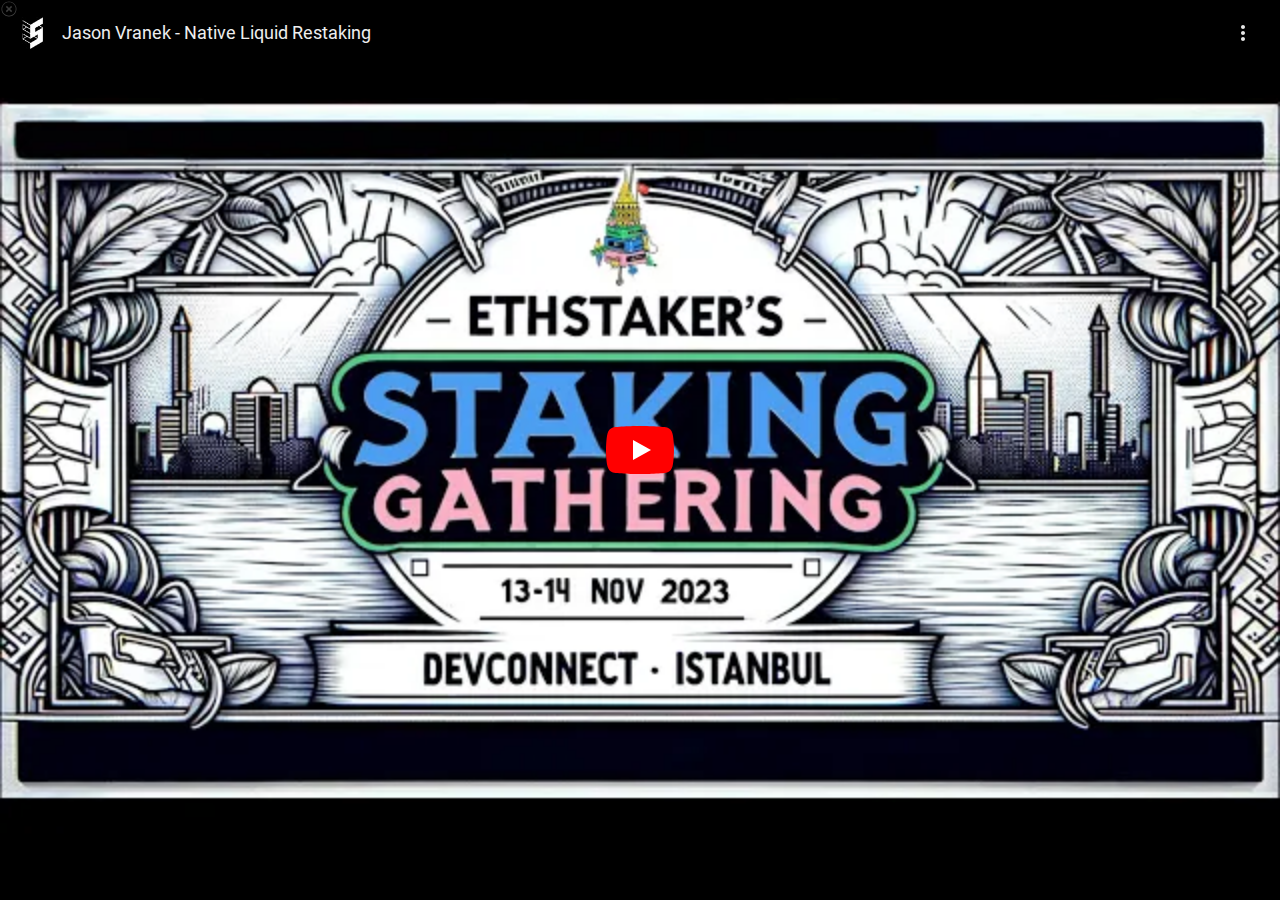
<file: index_4.html>
<!DOCTYPE html><html lang="en" dir="ltr" data-cast-api-enabled="true" data-scrapbook-source="https://www.youtube.com/embed/_WQF3C8yLtU?si=6glWRyxWlutxFEh7"><head><meta charset="UTF-8"><meta name="viewport" content="width=device-width, initial-scale=1"><style name="www-roboto">@font-face{font-family:'Roboto';font-style:normal;font-weight:400;src:url("KFOmCnqEu92Fr1Mu72xKOzY.woff2")format('woff2');unicode-range:U+0460-052F,U+1C80-1C8A,U+20B4,U+2DE0-2DFF,U+A640-A69F,U+FE2E-FE2F;}@font-face{font-family:'Roboto';font-style:normal;font-weight:400;src:url("KFOmCnqEu92Fr1Mu5mxKOzY.woff2")format('woff2');unicode-range:U+0301,U+0400-045F,U+0490-0491,U+04B0-04B1,U+2116;}@font-face{font-family:'Roboto';font-style:normal;font-weight:400;src:url("KFOmCnqEu92Fr1Mu7mxKOzY.woff2")format('woff2');unicode-range:U+1F00-1FFF;}@font-face{font-family:'Roboto';font-style:normal;font-weight:400;src:url("KFOmCnqEu92Fr1Mu4WxKOzY.woff2")format('woff2');unicode-range:U+0370-0377,U+037A-037F,U+0384-038A,U+038C,U+038E-03A1,U+03A3-03FF;}@font-face{font-family:'Roboto';font-style:normal;font-weight:400;src:url("KFOmCnqEu92Fr1Mu7WxKOzY.woff2")format('woff2');unicode-range:U+0102-0103,U+0110-0111,U+0128-0129,U+0168-0169,U+01A0-01A1,U+01AF-01B0,U+0300-0301,U+0303-0304,U+0308-0309,U+0323,U+0329,U+1EA0-1EF9,U+20AB;}@font-face{font-family:'Roboto';font-style:normal;font-weight:400;src:url("KFOmCnqEu92Fr1Mu7GxKOzY.woff2")format('woff2');unicode-range:U+0100-02BA,U+02BD-02C5,U+02C7-02CC,U+02CE-02D7,U+02DD-02FF,U+0304,U+0308,U+0329,U+1D00-1DBF,U+1E00-1E9F,U+1EF2-1EFF,U+2020,U+20A0-20AB,U+20AD-20C0,U+2113,U+2C60-2C7F,U+A720-A7FF;}@font-face{font-family:'Roboto';font-style:normal;font-weight:400;src:url("KFOmCnqEu92Fr1Mu4mxK.woff2")format('woff2');unicode-range:U+0000-00FF,U+0131,U+0152-0153,U+02BB-02BC,U+02C6,U+02DA,U+02DC,U+0304,U+0308,U+0329,U+2000-206F,U+20AC,U+2122,U+2191,U+2193,U+2212,U+2215,U+FEFF,U+FFFD;}@font-face{font-family:'Roboto';font-style:normal;font-weight:500;src:url("KFOlCnqEu92Fr1MmEU9fCRc4EsA.woff2")format('woff2');unicode-range:U+0460-052F,U+1C80-1C8A,U+20B4,U+2DE0-2DFF,U+A640-A69F,U+FE2E-FE2F;}@font-face{font-family:'Roboto';font-style:normal;font-weight:500;src:url("KFOlCnqEu92Fr1MmEU9fABc4EsA.woff2")format('woff2');unicode-range:U+0301,U+0400-045F,U+0490-0491,U+04B0-04B1,U+2116;}@font-face{font-family:'Roboto';font-style:normal;font-weight:500;src:url("KFOlCnqEu92Fr1MmEU9fCBc4EsA.woff2")format('woff2');unicode-range:U+1F00-1FFF;}@font-face{font-family:'Roboto';font-style:normal;font-weight:500;src:url("KFOlCnqEu92Fr1MmEU9fBxc4EsA.woff2")format('woff2');unicode-range:U+0370-0377,U+037A-037F,U+0384-038A,U+038C,U+038E-03A1,U+03A3-03FF;}@font-face{font-family:'Roboto';font-style:normal;font-weight:500;src:url("KFOlCnqEu92Fr1MmEU9fCxc4EsA.woff2")format('woff2');unicode-range:U+0102-0103,U+0110-0111,U+0128-0129,U+0168-0169,U+01A0-01A1,U+01AF-01B0,U+0300-0301,U+0303-0304,U+0308-0309,U+0323,U+0329,U+1EA0-1EF9,U+20AB;}@font-face{font-family:'Roboto';font-style:normal;font-weight:500;src:url("KFOlCnqEu92Fr1MmEU9fChc4EsA.woff2")format('woff2');unicode-range:U+0100-02BA,U+02BD-02C5,U+02C7-02CC,U+02CE-02D7,U+02DD-02FF,U+0304,U+0308,U+0329,U+1D00-1DBF,U+1E00-1E9F,U+1EF2-1EFF,U+2020,U+20A0-20AB,U+20AD-20C0,U+2113,U+2C60-2C7F,U+A720-A7FF;}@font-face{font-family:'Roboto';font-style:normal;font-weight:500;src:url("KFOlCnqEu92Fr1MmEU9fBBc4.woff2")format('woff2');unicode-range:U+0000-00FF,U+0131,U+0152-0153,U+02BB-02BC,U+02C6,U+02DA,U+02DC,U+0304,U+0308,U+0329,U+2000-206F,U+20AC,U+2122,U+2191,U+2193,U+2212,U+2215,U+FEFF,U+FFFD;}</style><link rel="stylesheet" href="www-player.css" name="www-player"><style>html {overflow: hidden;}body {font: 12px Roboto, Arial, sans-serif; background-color: #000; color: #fff; height: 100%; width: 100%; overflow: hidden; position: absolute; margin: 0; padding: 0;}#player {width: 100%; height: 100%;}h1 {text-align: center; color: #fff;}h3 {margin-top: 6px; margin-bottom: 3px;}.player-unavailable {position: absolute; top: 0; left: 0; right: 0; bottom: 0; padding: 25px; font-size: 13px; background: url("urn:scrapbook:download:error:https://www.youtube.com/img/meh7.png") 50% 65% no-repeat;}.player-unavailable .message {text-align: left; margin: 0 -5px 15px; padding: 0 5px 14px; border-bottom: 1px solid #888; font-size: 19px; font-weight: normal;}.player-unavailable a {color: #167ac6; text-decoration: none;}</style><title>Jason Vranek - Native Liquid Restaking - YouTube</title><link rel="canonical" href="https://www.youtube.com/watch?v=_WQF3C8yLtU"><link rel="shortcut icon" href="favicon-1.ico"></head><body class="date-20241114 en_US ltr  site-center-aligned site-as-giant-card webkit webkit-537" dir="ltr"><div id="player" style="width: 100%; height: 100%;"><div class="html5-video-player ytp-exp-bottom-control-flexbox ytp-modern-caption ytp-title-enable-channel-logo ytp-fine-scrubbing-exp ytp-embed ytp-embed-playlist unstarted-mode ytp-hide-controls ytp-small-mode" tabindex="-1" id="movie_player" data-version="/s/player/0ccfa671/player_ias.vflset/en_US/base.js" aria-label="YouTube Video Player"><div class="html5-video-container" data-layer="0"><video tabindex="-1" class="video-stream html5-main-video" webkit-playsinline="" playsinline="" controlslist="nodownload" style="width: 432px; height: 162px; left: 0px; top: -162px;"></video></div><div class="ytp-gradient-top" data-layer="1"></div><div class="ytp-chrome-top ytp-show-cards-title" data-layer="1"><div class="ytp-title-channel"><div class="ytp-title-beacon"></div><a class="ytp-title-channel-logo" target="_blank" role="link" tabindex="0" aria-label="Photo image of EthStaker" style="background-image: url(&quot;channels4_profile-2.jpg&quot;);"></a><div class="ytp-title-expanded-overlay" aria-hidden="true"><div class="ytp-title-expanded-heading"><div class="ytp-title-expanded-title"><a target="_blank" tabindex="-1" aria-hidden="true">EthStaker</a></div><div class="ytp-title-expanded-subtitle" aria-hidden="true">7.25K subscribers</div></div><div class="ytp-button ytp-sb" aria-live="polite" style="display: none;"><div class="ytp-sb-subscribe" title="Subscribe as Hossanah Nelson" aria-label="Subscribe to channel" data-tooltip-image="https://yt3.ggpht.com/yti/ANjgQV-6kt-okAkFoDkGavETJyGQ0ix0EXF4nu_XmjCd-lY=s20-c" data-tooltip-opaque="true" tabindex="0" role="button"><div class="ytp-sb-text"><div class="ytp-sb-icon"></div>Subscribe</div></div><div class="ytp-sb-unsubscribe" title="Subscribed as Hossanah Nelson" aria-label="Unsubscribe to channel" data-tooltip-image="https://yt3.ggpht.com/yti/ANjgQV-6kt-okAkFoDkGavETJyGQ0ix0EXF4nu_XmjCd-lY=s20-c" data-tooltip-opaque="true" tabindex="0" role="button"><div class="ytp-sb-text"><div class="ytp-sb-icon"></div>Subscribed</div></div></div><button class="ytp-button ytp-title-notifications" aria-pressed="false" aria-label="Get notified about every new video" style="display: none;"><div class="ytp-title-notifications-on" title="Stop getting notified about every new video" aria-label="Notify subscriptions"><svg fill="#fff" height="24px" viewBox="0 0 24 24" width="24px"><path d="M7.58 4.08L6.15 2.65C3.75 4.48 2.17 7.3 2.03 10.5h2c.15-2.65 1.51-4.97 3.55-6.42zm12.39 6.42h2c-.15-3.2-1.73-6.02-4.12-7.85l-1.42 1.43c2.02 1.45 3.39 3.77 3.54 6.42zM18 11c0-3.07-1.64-5.64-4.5-6.32V4c0-.83-.67-1.5-1.5-1.5s-1.5.67-1.5 1.5v.68C7.63 5.36 6 7.92 6 11v5l-2 2v1h16v-1l-2-2v-5zm-6 11c.14 0 .27-.01.4-.04.65-.14 1.18-.58 1.44-1.18.1-.24.15-.5.15-.78h-4c.01 1.1.9 2 2.01 2z"></path></svg></div><div class="ytp-title-notifications-off" title="Get notified about every new video" aria-label="Notify subscriptions"><svg fill="#fff" height="24px" viewBox="0 0 24 24" width="24px"><path d="M18 11c0-3.07-1.64-5.64-4.5-6.32V4c0-.83-.67-1.5-1.5-1.5s-1.5.67-1.5 1.5v.68C7.63 5.36 6 7.92 6 11v5l-2 2v1h16v-1l-2-2v-5zm-6 11c.14 0 .27-.01.4-.04.65-.14 1.18-.58 1.44-1.18.1-.24.15-.5.15-.78h-4c.01 1.1.9 2 2.01 2z"></path></svg></div></button></div></div><div class="ytp-title"><div class="ytp-title-text"><a class="ytp-title-link yt-uix-sessionlink" target="_blank" data-sessionlink="feature=player-title" tabindex="0" href="https://www.youtube.com/watch?v=_WQF3C8yLtU">Jason Vranek - Native Liquid Restaking</a><div class="ytp-title-subtext"><a class="ytp-title-channel-name" target="_blank" href=""></a></div></div></div><div class="ytp-shorts-title-channel" style="display: none;"><a class="ytp-shorts-title-channel-logo" target="_blank" aria-label="Photo image of EthStaker" style="background-image: url(&quot;channels4_profile-2.jpg&quot;);"></a><div class="ytp-shorts-title-expanded-heading"><div class="ytp-shorts-title-expanded-title"><a target="_blank" tabindex="0">EthStaker</a></div></div><div class="ytp-button ytp-sb" aria-live="polite"><div class="ytp-sb-subscribe" title="Subscribe as Hossanah Nelson" aria-label="Subscribe to channel" data-tooltip-image="https://yt3.ggpht.com/yti/ANjgQV-6kt-okAkFoDkGavETJyGQ0ix0EXF4nu_XmjCd-lY=s20-c" data-tooltip-opaque="true" tabindex="0" role="button"><div class="ytp-sb-text"><div class="ytp-sb-icon"></div>Subscribe</div></div><div class="ytp-sb-unsubscribe" title="Subscribed as Hossanah Nelson" aria-label="Unsubscribe to channel" data-tooltip-image="https://yt3.ggpht.com/yti/ANjgQV-6kt-okAkFoDkGavETJyGQ0ix0EXF4nu_XmjCd-lY=s20-c" data-tooltip-opaque="true" tabindex="0" role="button"><div class="ytp-sb-text"><div class="ytp-sb-icon"></div>Subscribed</div></div></div></div><div class="ytp-chrome-top-buttons"><button class="ytp-button ytp-search-button" title="Search" data-tooltip-opaque="true" aria-label="Search" style="display: none;"><div class="ytp-search-icon"><svg height="100%" version="1.1" viewBox="0 0 24 24" width="100%"><path class="ytp-svg-fill" d="M21.24,19.83l-5.64-5.64C16.48,13.02,17,11.57,17,10c0-3.87-3.13-7-7-7s-7,3.13-7,7c0,3.87,3.13,7,7,7 c1.57,0,3.02-0.52,4.19-1.4l5.64,5.64L21.24,19.83z M5,10c0-2.76,2.24-5,5-5s5,2.24,5,5c0,2.76-2.24,5-5,5S5,12.76,5,10z"></path></svg></div><div class="ytp-search-title">Search</div></button><button class="ytp-playlist-menu-button ytp-button" aria-owns="ytp-id-22" aria-haspopup="true" aria-label="Playlist" style="display: none;"><div class="ytp-playlist-menu-button-icon"><svg height="100%" version="1.1" viewBox="0 0 36 36" width="100%"><use class="ytp-svg-shadow" xlink:href="#ytp-id-23"></use><path d="m 22.53,21.42 0,6.85 5.66,-3.42 -5.66,-3.42 0,0 z m -11.33,0 9.06,0 0,2.28 -9.06,0 0,-2.28 0,0 z m 0,-9.14 13.6,0 0,2.28 -13.6,0 0,-2.28 0,0 z m 0,4.57 13.6,0 0,2.28 -13.6,0 0,-2.28 0,0 z" fill="#fff" id="ytp-id-23"></path></svg></div><div class="ytp-playlist-menu-button-text"></div></button><button class="ytp-button ytp-cards-button" aria-label="Show cards" aria-owns="iv-drawer" aria-haspopup="true" data-tooltip-opaque="true" style="display: none;"><span class="ytp-cards-button-icon-default"><div class="ytp-cards-button-icon"><svg height="100%" version="1.1" viewBox="0 0 36 36" width="100%"><use class="ytp-svg-shadow" xlink:href="#ytp-id-2"></use><path class="ytp-svg-fill" d="M18,8 C12.47,8 8,12.47 8,18 C8,23.52 12.47,28 18,28 C23.52,28 28,23.52 28,18 C28,12.47 23.52,8 18,8 L18,8 Z M17,16 L19,16 L19,24 L17,24 L17,16 Z M17,12 L19,12 L19,14 L17,14 L17,12 Z" id="ytp-id-2"></path></svg></div><div class="ytp-cards-button-title">Info</div></span><span class="ytp-cards-button-icon-shopping"><div class="ytp-cards-button-icon"><svg height="100%" version="1.1" viewBox="0 0 36 36" width="100%"><path class="ytp-svg-shadow" d="M 27.99,18 A 9.99,9.99 0 1 1 8.00,18 9.99,9.99 0 1 1 27.99,18 z"></path><path class="ytp-svg-fill" d="M 18,8 C 12.47,8 8,12.47 8,18 8,23.52 12.47,28 18,28 23.52,28 28,23.52 28,18 28,12.47 23.52,8 18,8 z m -4.68,4 4.53,0 c .35,0 .70,.14 .93,.37 l 5.84,5.84 c .23,.23 .37,.58 .37,.93 0,.35 -0.13,.67 -0.37,.90 L 20.06,24.62 C 19.82,24.86 19.51,25 19.15,25 c -0.35,0 -0.70,-0.14 -0.93,-0.37 L 12.37,18.78 C 12.13,18.54 12,18.20 12,17.84 L 12,13.31 C 12,12.59 12.59,12 13.31,12 z m .96,1.31 c -0.53,0 -0.96,.42 -0.96,.96 0,.53 .42,.96 .96,.96 .53,0 .96,-0.42 .96,-0.96 0,-0.53 -0.42,-0.96 -0.96,-0.96 z" fill-opacity="1"></path><path class="ytp-svg-shadow-fill" d="M 24.61,18.22 18.76,12.37 C 18.53,12.14 18.20,12 17.85,12 H 13.30 C 12.58,12 12,12.58 12,13.30 V 17.85 c 0,.35 .14,.68 .38,.92 l 5.84,5.85 c .23,.23 .55,.37 .91,.37 .35,0 .68,-0.14 .91,-0.38 L 24.61,20.06 C 24.85,19.83 25,19.50 25,19.15 25,18.79 24.85,18.46 24.61,18.22 z M 14.27,15.25 c -0.53,0 -0.97,-0.43 -0.97,-0.97 0,-0.53 .43,-0.97 .97,-0.97 .53,0 .97,.43 .97,.97 0,.53 -0.43,.97 -0.97,.97 z" fill="#000" fill-opacity="0.15"></path></svg></div><div class="ytp-cards-button-title">Shopping</div></span></button><div class="ytp-cards-teaser" style="display: none;"><div class="ytp-cards-teaser-box"></div><div class="ytp-cards-teaser-text"><span class="ytp-cards-teaser-label"></span></div></div><button class="ytp-button ytp-overflow-button ytp-overflow-button-visible" title="More" aria-haspopup="true" aria-owns="ytp-id-29" aria-label="More"><div class="ytp-overflow-icon"><svg height="100%" viewBox="-5 -5 36 36" width="100%"><path d="M12 8c1.1 0 2-.9 2-2s-.9-2-2-2-2 .9-2 2 .9 2 2 2zm0 2c-1.1 0-2 .9-2 2s.9 2 2 2 2-.9 2-2-.9-2-2-2zm0 6c-1.1 0-2 .9-2 2s.9 2 2 2 2-.9 2-2-.9-2-2-2z" fill="#fff"></path></svg></div></button></div></div><button class="ytp-unmute ytp-popup ytp-button ytp-unmute-animated ytp-unmute-shrink" data-layer="2" style="display: none;"><div class="ytp-unmute-inner"><div class="ytp-unmute-icon"><svg height="100%" version="1.1" viewBox="0 0 36 36" width="100%"><use class="ytp-svg-shadow" xlink:href="#ytp-id-1"></use><path class="ytp-svg-fill" d="m 21.48,17.98 c 0,-1.77 -1.02,-3.29 -2.5,-4.03 v 2.21 l 2.45,2.45 c .03,-0.2 .05,-0.41 .05,-0.63 z m 2.5,0 c 0,.94 -0.2,1.82 -0.54,2.64 l 1.51,1.51 c .66,-1.24 1.03,-2.65 1.03,-4.15 0,-4.28 -2.99,-7.86 -7,-8.76 v 2.05 c 2.89,.86 5,3.54 5,6.71 z M 9.25,8.98 l -1.27,1.26 4.72,4.73 H 7.98 v 6 H 11.98 l 5,5 v -6.73 l 4.25,4.25 c -0.67,.52 -1.42,.93 -2.25,1.18 v 2.06 c 1.38,-0.31 2.63,-0.95 3.69,-1.81 l 2.04,2.05 1.27,-1.27 -9,-9 -7.72,-7.72 z m 7.72,.99 -2.09,2.08 2.09,2.09 V 9.98 z" id="ytp-id-1"></path></svg></div><div class="ytp-unmute-text">Tap to unmute</div><div class="ytp-unmute-box"></div></div></button><div class="ytp-cued-thumbnail-overlay" data-layer="4" style=""><div class="ytp-cued-thumbnail-overlay-image" style="background-image: url(&quot;sddefault.webp&quot;);"></div><button class="ytp-large-play-button ytp-button ytp-large-play-button-red-bg" aria-label="Play" title="Play"><svg height="100%" version="1.1" viewBox="0 0 68 48" width="100%"><path class="ytp-large-play-button-bg" d="M66.52,7.74c-0.78-2.93-2.49-5.41-5.42-6.19C55.79,.13,34,0,34,0S12.21,.13,6.9,1.55 C3.97,2.33,2.27,4.81,1.48,7.74C0.06,13.05,0,24,0,24s0.06,10.95,1.48,16.26c0.78,2.93,2.49,5.41,5.42,6.19 C12.21,47.87,34,48,34,48s21.79-0.13,27.1-1.55c2.93-0.78,4.64-3.26,5.42-6.19C67.94,34.95,68,24,68,24S67.94,13.05,66.52,7.74z" fill="#f00"></path><path d="M 45,24 27,14 27,34" fill="#fff"></path></svg></button></div><div class="ytp-spinner" data-layer="4" style="display: none;"><div class="ytp-spinner-container"><div class="ytp-spinner-rotator"><div class="ytp-spinner-left"><div class="ytp-spinner-circle"></div></div><div class="ytp-spinner-right"><div class="ytp-spinner-circle"></div></div></div></div><div class="ytp-spinner-message" style="display: none;">If playback doesn't begin shortly, try restarting your device.</div></div><div class="ytp-paid-content-overlay" aria-live="assertive" aria-atomic="true" data-layer="4"><div class="ytp-button ytp-paid-content-overlay-text" style="display: none;"></div></div><div class="ytp-storyboard-framepreview" data-layer="4" style="display: none;"><div class="ytp-storyboard-framepreview-timestamp"></div><div class="ytp-storyboard-framepreview-img"></div></div><div data-layer="4" style="display: none;"><div class="ytp-bezel-text-wrapper"><div class="ytp-bezel-text"></div></div><div class="ytp-bezel" role="status"><div class="ytp-bezel-icon"></div></div></div><div class="ytp-doubletap-ui-legacy" data-layer="4" style="display: none;"><div class="ytp-doubletap-fast-forward-ve"></div><div class="ytp-doubletap-rewind-ve"></div><div class="ytp-doubletap-static-circle"><div class="ytp-doubletap-ripple"></div></div><div class="ytp-doubletap-overlay-a11y"></div><div class="ytp-doubletap-seek-info-container"><div class="ytp-doubletap-arrows-container"><span class="ytp-doubletap-base-arrow"></span><span class="ytp-doubletap-base-arrow"></span><span class="ytp-doubletap-base-arrow"></span></div><div class="ytp-doubletap-tooltip"><div class="ytp-seek-icon-text-container"><div class="ytp-seek-icon" style="display: none;"></div><div class="ytp-chapter-seek-text-legacy"></div></div><div class="ytp-doubletap-tooltip-label"></div></div></div></div><div aria-live="polite" data-layer="4" style="display: none;"><div class="ytp-tooltip-text-wrapper"><div class="ytp-tooltip-edu"><svg height="100%" viewBox="0 0 36 36" width="100%"><path d="M14.1 36.75 12 34.65 24 22.65 36 34.65 33.9 36.75 24 26.85ZM14.1 24.1 12 22 24 10 36 22 33.9 24.1 24 14.2Z"></path></svg><span></span></div><div class="ytp-tooltip-image"></div><div class="ytp-tooltip-title"><span></span></div><span class="ytp-tooltip-text"></span></div><div class="ytp-tooltip-bg"><div class="ytp-tooltip-duration"></div></div></div><div class="ytp-suggested-action" data-layer="4"><button class="ytp-button ytp-suggested-action-badge ytp-suggested-action-badge-with-controls" style="display: none;"><div class="ytp-suggested-action-badge-icon-container"></div><div class="ytp-suggested-action-badge-expanded-content-container" style="display: none;"><label class="ytp-suggested-action-badge-title"></label><button class="ytp-suggested-action-badge-dismiss-button-icon ytp-button"></button></div></button></div><div class="ytp-info-panel-preview" aria-live="assertive" aria-atomic="true" aria-owns="ytp-id-30" aria-haspopup="true" data-tooltip-opaque="true" data-layer="4" style="display: none;"><div class="ytp-info-panel-preview-text"></div><div class="ytp-info-panel-preview-chevron"></div></div><div class="ytp-muted-autoplay-overlay" data-layer="4" style="display: none;"><div class="ytp-muted-autoplay-bottom-buttons"><button class="ytp-muted-autoplay-equalizer ytp-button" aria-label="Muted Playback Indicator"><div class="ytp-muted-autoplay-equalizer-icon"><svg height="100%" version="1.1" viewBox="-4 -4 24 24" width="100%"><g fill="#fff"><rect class="ytp-equalizer-bar-left" height="9" width="4" x="1" y="7"></rect><rect class="ytp-equalizer-bar-middle" height="14" width="4" x="6" y="2"></rect><rect class="ytp-equalizer-bar-right" height="12" width="4" x="11" y="4"></rect></g></svg></div></button></div></div><div class="ytp-muted-autoplay-endscreen-overlay" data-layer="4" style="display: none;"><div class="ytp-muted-autoplay-end-panel"><button class="ytp-muted-autoplay-end-text ytp-button"></button></div></div><div class="ytp-remote" data-layer="4" style="display: none;"><div class="ytp-remote-display-status"><div class="ytp-remote-display-status-icon"><svg height="100%" version="1.1" viewBox="0 0 36 36" width="100%"><use class="ytp-svg-shadow" xlink:href="#ytp-id-33"></use><path d="M7,24 L7,27 L10,27 C10,25.34 8.66,24 7,24 L7,24 Z M7,20 L7,22 C9.76,22 12,24.24 12,27 L14,27 C14,23.13 10.87,20 7,20 L7,20 Z M25,13 L11,13 L11,14.63 C14.96,15.91 18.09,19.04 19.37,23 L25,23 L25,13 L25,13 Z M7,16 L7,18 C11.97,18 16,22.03 16,27 L18,27 C18,20.92 13.07,16 7,16 L7,16 Z M27,9 L9,9 C7.9,9 7,9.9 7,11 L7,14 L9,14 L9,11 L27,11 L27,25 L20,25 L20,27 L27,27 C28.1,27 29,26.1 29,25 L29,11 C29,9.9 28.1,9 27,9 L27,9 Z" fill="#fff" id="ytp-id-33"></path></svg></div><div class="ytp-remote-display-status-text"></div></div></div><div class="ytp-mdx-popup-dialog" role="dialog" data-layer="4" style="display: none;"><div class="ytp-mdx-popup-dialog-inner-content"><div class="ytp-mdx-popup-title">You're signed out</div><div class="ytp-mdx-popup-description">Videos you watch may be added to the TV's watch history and influence TV recommendations. To avoid this, cancel and sign in to YouTube on your computer.</div><div class="ytp-mdx-privacy-popup-buttons"><button class="ytp-button ytp-mdx-privacy-popup-cancel">Cancel</button><button class="ytp-button ytp-mdx-privacy-popup-confirm">Confirm</button></div></div></div><div class="ytp-playlist-menu" role="dialog" id="ytp-id-22" data-layer="5" style="display: none;"><div class="ytp-playlist-menu-header"><div class="ytp-playlist-menu-title"><a class="ytp-playlist-menu-title-name"></a><button class="ytp-playlist-menu-close ytp-button" aria-label="Close"><svg height="100%" viewBox="0 0 24 24" width="100%"><path d="M19 6.41L17.59 5 12 10.59 6.41 5 5 6.41 10.59 12 5 17.59 6.41 19 12 13.41 17.59 19 19 17.59 13.41 12z" fill="#fff"></path></svg></button></div><div class="ytp-playlist-menu-subtitle"></div></div><div class="ytp-playlist-menu-items" role="menu"></div></div><div class="ytp-share-panel" id="ytp-id-25" role="dialog" aria-labelledby="ytp-id-24" data-layer="5" style="display: none;"><div class="ytp-share-panel-inner-content"><div class="ytp-share-panel-title" id="ytp-id-24">Share</div><a class="ytp-share-panel-link ytp-no-contextmenu" target="_blank" title="Share link" aria-label="Share link"></a><label class="ytp-share-panel-include-playlist"><input class="ytp-share-panel-include-playlist-checkbox" type="checkbox" checked="true">Include playlist</label><div class="ytp-share-panel-loading-spinner"><div class="ytp-spinner-container"><div class="ytp-spinner-rotator"><div class="ytp-spinner-left"><div class="ytp-spinner-circle"></div></div><div class="ytp-spinner-right"><div class="ytp-spinner-circle"></div></div></div></div></div><div class="ytp-share-panel-service-buttons"></div><div class="ytp-share-panel-error">An error occurred while retrieving sharing information. Please try again later.</div></div><button class="ytp-share-panel-close ytp-button" title="Close" aria-label="Close"><svg height="100%" viewBox="0 0 24 24" width="100%"><path d="M19 6.41L17.59 5 12 10.59 6.41 5 5 6.41 10.59 12 5 17.59 6.41 19 12 13.41 17.59 19 19 17.59 13.41 12z" fill="#fff"></path></svg></button></div><div class="ytp-overflow-panel" id="ytp-id-29" role="dialog" data-layer="5" style="display: none;"><div class="ytp-overflow-panel-content"><div class="ytp-overflow-panel-action-buttons"><button class="ytp-watch-later-button ytp-button ytp-show-watch-later-title" data-tooltip-opaque="true" title="Watch later as Hossanah Nelson" data-tooltip-image="https://yt3.ggpht.com/yti/ANjgQV-6kt-okAkFoDkGavETJyGQ0ix0EXF4nu_XmjCd-lY=s20-c" aria-label="Watch later as Hossanah Nelson"><div class="ytp-watch-later-icon"><svg height="100%" version="1.1" viewBox="0 0 36 36" width="100%"><use class="ytp-svg-shadow" xlink:href="#ytp-id-26"></use><path class="ytp-svg-fill" d="M18,8 C12.47,8 8,12.47 8,18 C8,23.52 12.47,28 18,28 C23.52,28 28,23.52 28,18 C28,12.47 23.52,8 18,8 L18,8 Z M16,19.02 L16,12.00 L18,12.00 L18,17.86 L23.10,20.81 L22.10,22.54 L16,19.02 Z" id="ytp-id-26"></path></svg></div><div class="ytp-watch-later-title">Watch later</div></button><button class="ytp-button ytp-share-button ytp-show-share-title ytp-share-button-visible" title="Share" aria-haspopup="true" aria-owns="ytp-id-25" data-tooltip-opaque="true" aria-label="Share"><div class="ytp-share-icon"><svg height="100%" version="1.1" viewBox="0 0 36 36" width="100%"><use class="ytp-svg-shadow" xlink:href="#ytp-id-38"></use><path class="ytp-svg-fill" d="m 20.20,14.19 0,-4.45 7.79,7.79 -7.79,7.79 0,-4.56 C 16.27,20.69 12.10,21.81 9.34,24.76 8.80,25.13 7.60,27.29 8.12,25.65 9.08,21.32 11.80,17.18 15.98,15.38 c 1.33,-0.60 2.76,-0.98 4.21,-1.19 z" id="ytp-id-38"></path></svg></div><div class="ytp-share-title">Share</div></button><button class="ytp-button ytp-copylink-button ytp-show-copylink-title" data-tooltip-opaque="true" title="Copy link" aria-label="Copy link" style="display: none;"><div class="ytp-copylink-icon"><svg height="100%" version="1.1" viewBox="0 0 36 36" width="100%"><use class="ytp-svg-shadow" xlink:href="#ytp-id-39"></use><path class="ytp-svg-fill" d="M21.9,8.3H11.3c-0.9,0-1.7,.8-1.7,1.7v12.3h1.7V10h10.6V8.3z M24.6,11.8h-9.7c-1,0-1.8,.8-1.8,1.8v12.3  c0,1,.8,1.8,1.8,1.8h9.7c1,0,1.8-0.8,1.8-1.8V13.5C26.3,12.6,25.5,11.8,24.6,11.8z M24.6,25.9h-9.7V13.5h9.7V25.9z" id="ytp-id-39"></path></svg></div><div class="ytp-copylink-title" aria-hidden="true">Copy link</div></button></div></div><button class="ytp-overflow-panel-close ytp-button" title="Close" aria-label="Close"><svg height="100%" viewBox="0 0 24 24" width="100%"><path d="M19 6.41L17.59 5 12 10.59 6.41 5 5 6.41 10.59 12 5 17.59 6.41 19 12 13.41 17.59 19 19 17.59 13.41 12z" fill="#fff"></path></svg></button></div><div class="ytp-info-panel-detail-skrim" data-layer="5" style="display: none;"><div class="ytp-info-panel-detail" role="dialog" id="ytp-id-30"><div class="ytp-info-panel-detail-header"><div class="ytp-info-panel-detail-title"></div><button class="ytp-info-panel-detail-close ytp-button" aria-label="Close"><svg height="100%" viewBox="0 0 24 24" width="100%"><path d="M19 6.41L17.59 5 12 10.59 6.41 5 5 6.41 10.59 12 5 17.59 6.41 19 12 13.41 17.59 19 19 17.59 13.41 12z" fill="#fff"></path></svg></button></div><div class="ytp-info-panel-detail-body"></div><div class="ytp-info-panel-detail-items"></div></div></div><div class="ytp-popup ytp-settings-menu" data-layer="6" id="ytp-id-17" style="display: none;"><div class="ytp-panel"><div class="ytp-panel-menu" role="menu"></div></div></div><a class="ytp-impression-link" aria-label="Watch on YouTube" target="_blank" data-layer="8" style="display: none;"><div class="ytp-impression-link-content" aria-hidden="true"><div class="ytp-impression-link-text">Watch on</div><div class="ytp-impression-link-logo"><svg height="100%" version="1.1" viewBox="0 0 110 26" width="100%"><use class="ytp-svg-shadow" xlink:href="#ytp-id-32"></use><path class="ytp-svg-fill" d="M 16.68,.99 C 13.55,1.03 7.02,1.16 4.99,1.68 c -1.49,.4 -2.59,1.6 -2.99,3 -0.69,2.7 -0.68,8.31 -0.68,8.31 0,0 -0.01,5.61 .68,8.31 .39,1.5 1.59,2.6 2.99,3 2.69,.7 13.40,.68 13.40,.68 0,0 10.70,.01 13.40,-0.68 1.5,-0.4 2.59,-1.6 2.99,-3 .69,-2.7 .68,-8.31 .68,-8.31 0,0 .11,-5.61 -0.68,-8.31 -0.4,-1.5 -1.59,-2.6 -2.99,-3 C 29.11,.98 18.40,.99 18.40,.99 c 0,0 -0.67,-0.01 -1.71,0 z m 72.21,.90 0,21.28 2.78,0 .31,-1.37 .09,0 c .3,.5 .71,.88 1.21,1.18 .5,.3 1.08,.40 1.68,.40 1.1,0 1.99,-0.49 2.49,-1.59 .5,-1.1 .81,-2.70 .81,-4.90 l 0,-2.40 c 0,-1.6 -0.11,-2.90 -0.31,-3.90 -0.2,-0.89 -0.5,-1.59 -1,-2.09 -0.5,-0.4 -1.10,-0.59 -1.90,-0.59 -0.59,0 -1.18,.19 -1.68,.49 -0.49,.3 -1.01,.80 -1.21,1.40 l 0,-7.90 -3.28,0 z m -49.99,.78 3.90,13.90 .18,6.71 3.31,0 0,-6.71 3.87,-13.90 -3.37,0 -1.40,6.31 c -0.4,1.89 -0.71,3.19 -0.81,3.99 l -0.09,0 c -0.2,-1.1 -0.51,-2.4 -0.81,-3.99 l -1.37,-6.31 -3.40,0 z m 29.59,0 0,2.71 3.40,0 0,17.90 3.28,0 0,-17.90 3.40,0 c 0,0 .00,-2.71 -0.09,-2.71 l -9.99,0 z m -53.49,5.12 8.90,5.18 -8.90,5.09 0,-10.28 z m 89.40,.09 c -1.7,0 -2.89,.59 -3.59,1.59 -0.69,.99 -0.99,2.60 -0.99,4.90 l 0,2.59 c 0,2.2 .30,3.90 .99,4.90 .7,1.1 1.8,1.59 3.5,1.59 1.4,0 2.38,-0.3 3.18,-1 .7,-0.7 1.09,-1.69 1.09,-3.09 l 0,-0.5 -2.90,-0.21 c 0,1 -0.08,1.6 -0.28,2 -0.1,.4 -0.5,.62 -1,.62 -0.3,0 -0.61,-0.11 -0.81,-0.31 -0.2,-0.3 -0.30,-0.59 -0.40,-1.09 -0.1,-0.5 -0.09,-1.21 -0.09,-2.21 l 0,-0.78 5.71,-0.09 0,-2.62 c 0,-1.6 -0.10,-2.78 -0.40,-3.68 -0.2,-0.89 -0.71,-1.59 -1.31,-1.99 -0.7,-0.4 -1.48,-0.59 -2.68,-0.59 z m -50.49,.09 c -1.09,0 -2.01,.18 -2.71,.68 -0.7,.4 -1.2,1.12 -1.49,2.12 -0.3,1 -0.5,2.27 -0.5,3.87 l 0,2.21 c 0,1.5 .10,2.78 .40,3.78 .2,.9 .70,1.62 1.40,2.12 .69,.5 1.71,.68 2.81,.78 1.19,0 2.08,-0.28 2.78,-0.68 .69,-0.4 1.09,-1.09 1.49,-2.09 .39,-1 .49,-2.30 .49,-3.90 l 0,-2.21 c 0,-1.6 -0.2,-2.87 -0.49,-3.87 -0.3,-0.89 -0.8,-1.62 -1.49,-2.12 -0.7,-0.5 -1.58,-0.68 -2.68,-0.68 z m 12.18,.09 0,11.90 c -0.1,.3 -0.29,.48 -0.59,.68 -0.2,.2 -0.51,.31 -0.81,.31 -0.3,0 -0.58,-0.10 -0.68,-0.40 -0.1,-0.3 -0.18,-0.70 -0.18,-1.40 l 0,-10.99 -3.40,0 0,11.21 c 0,1.4 .18,2.39 .68,3.09 .49,.7 1.21,1 2.21,1 1.4,0 2.48,-0.69 3.18,-2.09 l .09,0 .31,1.78 2.59,0 0,-14.99 c 0,0 -3.40,.00 -3.40,-0.09 z m 17.31,0 0,11.90 c -0.1,.3 -0.29,.48 -0.59,.68 -0.2,.2 -0.51,.31 -0.81,.31 -0.3,0 -0.58,-0.10 -0.68,-0.40 -0.1,-0.3 -0.21,-0.70 -0.21,-1.40 l 0,-10.99 -3.40,0 0,11.21 c 0,1.4 .21,2.39 .71,3.09 .5,.7 1.18,1 2.18,1 1.39,0 2.51,-0.69 3.21,-2.09 l .09,0 .28,1.78 2.62,0 0,-14.99 c 0,0 -3.40,.00 -3.40,-0.09 z m 20.90,2.09 c .4,0 .58,.11 .78,.31 .2,.3 .30,.59 .40,1.09 .1,.5 .09,1.21 .09,2.21 l 0,1.09 -2.5,0 0,-1.09 c 0,-1 -0.00,-1.71 .09,-2.21 0,-0.4 .11,-0.8 .31,-1 .2,-0.3 .51,-0.40 .81,-0.40 z m -50.49,.12 c .5,0 .8,.18 1,.68 .19,.5 .28,1.30 .28,2.40 l 0,4.68 c 0,1.1 -0.08,1.90 -0.28,2.40 -0.2,.5 -0.5,.68 -1,.68 -0.5,0 -0.79,-0.18 -0.99,-0.68 -0.2,-0.5 -0.31,-1.30 -0.31,-2.40 l 0,-4.68 c 0,-1.1 .11,-1.90 .31,-2.40 .2,-0.5 .49,-0.68 .99,-0.68 z m 39.68,.09 c .3,0 .61,.10 .81,.40 .2,.3 .27,.67 .37,1.37 .1,.6 .12,1.51 .12,2.71 l .09,1.90 c 0,1.1 .00,1.99 -0.09,2.59 -0.1,.6 -0.19,1.08 -0.49,1.28 -0.2,.3 -0.50,.40 -0.90,.40 -0.3,0 -0.51,-0.08 -0.81,-0.18 -0.2,-0.1 -0.39,-0.29 -0.59,-0.59 l 0,-8.5 c .1,-0.4 .29,-0.7 .59,-1 .3,-0.3 .60,-0.40 .90,-0.40 z" id="ytp-id-32"></path></svg></div></div></a><div class="ytp-gradient-bottom" data-layer="9" style="height: 66px; background-image: url(&quot;4e23fc6981e96513e5e9967e8af1b04ed5fac7b0.png&quot;); display: none;"></div><div class="ytp-chrome-bottom" data-layer="9" style="display: none; width: 408px; left: 12px;"><div class="ytp-progress-bar-container"><div class="ytp-heat-map-container"><div class="ytp-heat-map-edu"></div></div><div class="ytp-progress-bar" tabindex="0" role="slider" aria-label="Seek slider" draggable="true" aria-valuemin="0" aria-valuemax="1207" aria-valuenow="0" aria-valuetext="0 Minutes 0 Seconds of 20 Minutes 7 Seconds" style="touch-action: none;"><div class="ytp-chapters-container"><div class="ytp-chapter-hover-container" style="width: 408px;"><div class="ytp-progress-bar-padding"></div><div class="ytp-progress-list"><div class="ytp-play-progress ytp-swatch-background-color" style="left: 0px; transform: scaleX(0);"></div><div class="ytp-progress-linear-live-buffer"></div><div class="ytp-load-progress" style="left: 0px; transform: scaleX(0);"></div><div class="ytp-hover-progress" style="left: 0px; transform: scaleX(0);"></div><div class="ytp-ad-progress-list"></div></div></div></div><div class="ytp-timed-markers-container"></div><div class="ytp-clip-start-exclude" style="width: 0%;"></div><div class="ytp-clip-end-exclude" style="left: 100%; width: 0%;"></div><div class="ytp-scrubber-container" style="transform: translateX(0px);"><div class="ytp-scrubber-button ytp-swatch-background-color"><div class="ytp-scrubber-pull-indicator"></div><img class="ytp-decorated-scrubber-button"></div></div></div><div class="ytp-fine-scrubbing-container"><div class="ytp-fine-scrubbing-edu"></div><div class="ytp-fine-scrubbing"><div class="ytp-fine-scrubbing-draggable" draggable="true" style="touch-action: none; padding: 0px 204px;"><div class="ytp-fine-scrubbing-thumbnails" tabindex="0" role="slider" type="range" aria-label="Click or scroll the panel for the precise seeking." aria-valuemin="0" aria-valuemax="1207" aria-valuenow="0" aria-valuetext="Seek to 0 Minutes 0 Seconds" style="position: relative;"></div></div><div class="ytp-fine-scrubbing-cursor" aria-hidden="true"></div><div class="ytp-fine-scrubbing-seek-time" aria-hidden="true">0:00</div><div class="ytp-fine-scrubbing-play" title="Play from this position" role="button" aria-label="Play from this position"><svg height="100%" version="1.1" viewBox="0 0 36 36" width="100%"><use class="ytp-svg-shadow" xlink:href="#ytp-id-5"></use><path class="ytp-svg-fill" d="M 12,26 18.5,22 18.5,14 12,10 z M 18.5,22 25,18 25,18 18.5,14 z" id="ytp-id-5"></path></svg></div><div class="ytp-fine-scrubbing-dismiss" title="Exit precise seeking" role="button" aria-label="Exit precise seeking"><svg height="100%" viewBox="0 0 24 24" width="100%"><path d="M19 6.41L17.59 5 12 10.59 6.41 5 5 6.41 10.59 12 5 17.59 6.41 19 12 13.41 17.59 19 19 17.59 13.41 12z" fill="#fff"></path></svg></div></div></div><div class="ytp-bound-time-left"></div><div class="ytp-bound-time-right"></div><div class="ytp-clip-start" draggable="true" title="Watch full video" style="touch-action: none; left: 0%;"><svg height="100%" version="1.1" viewBox="0 0 14 14" width="100%"><use class="ytp-svg-shadow" xlink:href="#ytp-id-3"></use><path d="M12,14 L9,11 L9,3 L12,0 L5,0 L5,14 L12,14 Z" fill="#eaeaea" id="ytp-id-3"></path></svg></div><div class="ytp-clip-end" draggable="true" title="Watch full video" style="touch-action: none; left: 100%;"><svg height="100%" version="1.1" viewBox="0 0 14 14" width="100%"><use class="ytp-svg-shadow" xlink:href="#ytp-id-4"></use><path d="M2,14 L5,11 L5,3 L2,0 L9,0 L9,14 L2,14 L2,14 Z" fill="#eaeaea" id="ytp-id-4"></path></svg></div></div><div class="ytp-chrome-controls"><div class="ytp-left-controls"><a class="ytp-prev-button ytp-button" role="button" aria-disabled="true" style="display: none;"><svg height="100%" version="1.1" viewBox="0 0 36 36" width="100%"><use class="ytp-svg-shadow" xlink:href="#ytp-id-10"></use><path class="ytp-svg-fill" d="m 12,12 h 2 v 12 h -2 z m 3.5,6 8.5,6 V 12 z" id="ytp-id-10"></path></svg></a><button class="ytp-play-button ytp-button" aria-keyshortcuts="k" data-title-no-tooltip="Play" title="Play (k)" aria-label="Play (k)"><svg height="100%" version="1.1" viewBox="0 0 36 36" width="100%"><use class="ytp-svg-shadow" xlink:href="#ytp-id-11"></use><path class="ytp-svg-fill" d="M 12,26 18.5,22 18.5,14 12,10 z M 18.5,22 25,18 25,18 18.5,14 z" id="ytp-id-11"></path></svg></button><a class="ytp-next-button ytp-button" role="button" aria-disabled="true" style="display: none;"><svg height="100%" version="1.1" viewBox="0 0 36 36" width="100%"><use class="ytp-svg-shadow" xlink:href="#ytp-id-12"></use><path class="ytp-svg-fill" d="M 12,24 20.5,18 12,12 V 24 z M 22,12 v 12 h 2 V 12 h -2 z" id="ytp-id-12"></path></svg></a><span class="ytp-volume-area"><button class="ytp-mute-button ytp-button" aria-keyshortcuts="m" title="Mute (m)" data-title-no-tooltip="Mute"><svg height="100%" version="1.1" viewBox="0 0 36 36" width="100%"><use class="ytp-svg-shadow" xlink:href="#ytp-id-14"></use><use class="ytp-svg-shadow" xlink:href="#ytp-id-15"></use><defs><clipPath id="ytp-svg-volume-animation-mask"><path d="m 14.35,-0.14 -5.86,5.86 20.73,20.78 5.86,-5.91 z"></path><path d="M 7.07,6.87 -1.11,15.33 19.61,36.11 27.80,27.60 z"></path><path class="ytp-svg-volume-animation-mover" d="M 9.09,5.20 6.47,7.88 26.82,28.77 29.66,25.99 z" transform="translate(0, 0)"></path></clipPath><clipPath id="ytp-svg-volume-animation-slash-mask"><path class="ytp-svg-volume-animation-mover" d="m -11.45,-15.55 -4.44,4.51 20.45,20.94 4.55,-4.66 z" transform="translate(0, 0)"></path></clipPath></defs><path class="ytp-svg-fill ytp-svg-volume-animation-speaker" clip-path="url(#ytp-svg-volume-animation-mask)" d="M8,21 L12,21 L17,26 L17,10 L12,15 L8,15 L8,21 Z M19,14 L19,22 C20.48,21.32 21.5,19.77 21.5,18 C21.5,16.26 20.48,14.74 19,14 ZM19,11.29 C21.89,12.15 24,14.83 24,18 C24,21.17 21.89,23.85 19,24.71 L19,26.77 C23.01,25.86 26,22.28 26,18 C26,13.72 23.01,10.14 19,9.23 L19,11.29 Z" fill="#fff" id="ytp-id-14"></path><path class="ytp-svg-fill ytp-svg-volume-animation-hider" clip-path="url(#ytp-svg-volume-animation-slash-mask)" d="M 9.25,9 7.98,10.27 24.71,27 l 1.27,-1.27 Z" fill="#fff" id="ytp-id-15" style="display: none;"></path></svg></button><div class="ytp-volume-panel" title="Volume" role="slider" aria-valuemin="0" aria-valuemax="100" tabindex="0" aria-valuenow="100" aria-valuetext="100% volume" aria-label="Volume"><div class="ytp-volume-slider" draggable="true" style="touch-action: none;"><div class="ytp-volume-slider-handle" style="left: 40px;"></div></div></div></span><div class="ytp-time-display notranslate"><span class="ytp-time-wrapper"><span class="ytp-time-clip-icon"></span><span class="ytp-time-current">0:00</span><span class="ytp-time-separator"> / </span><span class="ytp-time-duration">20:07</span></span><span class="ytp-clip-watch-full-video-button-separator">•</span><span class="ytp-clip-watch-full-video-button"></span><button class="ytp-live-badge ytp-button">Live</button></div><div class="ytp-chapter-container" style="display: none;"><button class="ytp-chapter-title ytp-button ytp-chapter-container-disabled" disabled=""><span class="ytp-chapter-title-prefix" aria-hidden="true">•</span><div class="ytp-chapter-title-content" aria-live="polite" title="View chapter"></div><div class="ytp-chapter-title-chevron"><svg height="100%" viewBox="0 0 24 24" width="100%"><path d="M9.71 18.71l-1.42-1.42 5.3-5.29-5.3-5.29 1.42-1.42 6.7 6.71z" fill="#fff"></path></svg></div></button></div></div><div class="ytp-right-controls"><button class="ytp-subtitles-button ytp-button" aria-keyshortcuts="c" data-priority="3" title="Subtitles/closed captions unavailable" data-title-no-tooltip="Subtitles/closed captions unavailable" aria-pressed="false" aria-label="Subtitles/closed captions unavailable"><svg class="ytp-subtitles-button-icon" height="100%" version="1.1" viewBox="0 0 36 36" width="100%" fill-opacity="0.3"><use class="ytp-svg-shadow" xlink:href="#ytp-id-16"></use><path d="M11,11 C9.89,11 9,11.9 9,13 L9,23 C9,24.1 9.89,25 11,25 L25,25 C26.1,25 27,24.1 27,23 L27,13 C27,11.9 26.1,11 25,11 L11,11 Z M17,17 L15.5,17 L15.5,16.5 L13.5,16.5 L13.5,19.5 L15.5,19.5 L15.5,19 L17,19 L17,20 C17,20.55 16.55,21 16,21 L13,21 C12.45,21 12,20.55 12,20 L12,16 C12,15.45 12.45,15 13,15 L16,15 C16.55,15 17,15.45 17,16 L17,17 L17,17 Z M24,17 L22.5,17 L22.5,16.5 L20.5,16.5 L20.5,19.5 L22.5,19.5 L22.5,19 L24,19 L24,20 C24,20.55 23.55,21 23,21 L20,21 C19.45,21 19,20.55 19,20 L19,16 C19,15.45 19.45,15 20,15 L23,15 C23.55,15 24,15.45 24,16 L24,17 L24,17 Z" fill="#fff" id="ytp-id-16"></path></svg></button><button class="ytp-button ytp-settings-button" aria-expanded="false" aria-haspopup="true" aria-controls="ytp-id-17" title="Settings" data-tooltip-target-id="ytp-settings-button" aria-label="Settings"><svg height="100%" version="1.1" viewBox="0 0 36 36" width="100%"><use class="ytp-svg-shadow" xlink:href="#ytp-id-18"></use><path d="m 23.94,18.78 c .03,-0.25 .05,-0.51 .05,-0.78 0,-0.27 -0.02,-0.52 -0.05,-0.78 l 1.68,-1.32 c .15,-0.12 .19,-0.33 .09,-0.51 l -1.6,-2.76 c -0.09,-0.17 -0.31,-0.24 -0.48,-0.17 l -1.99,.8 c -0.41,-0.32 -0.86,-0.58 -1.35,-0.78 l -0.30,-2.12 c -0.02,-0.19 -0.19,-0.33 -0.39,-0.33 l -3.2,0 c -0.2,0 -0.36,.14 -0.39,.33 l -0.30,2.12 c -0.48,.2 -0.93,.47 -1.35,.78 l -1.99,-0.8 c -0.18,-0.07 -0.39,0 -0.48,.17 l -1.6,2.76 c -0.10,.17 -0.05,.39 .09,.51 l 1.68,1.32 c -0.03,.25 -0.05,.52 -0.05,.78 0,.26 .02,.52 .05,.78 l -1.68,1.32 c -0.15,.12 -0.19,.33 -0.09,.51 l 1.6,2.76 c .09,.17 .31,.24 .48,.17 l 1.99,-0.8 c .41,.32 .86,.58 1.35,.78 l .30,2.12 c .02,.19 .19,.33 .39,.33 l 3.2,0 c .2,0 .36,-0.14 .39,-0.33 l .30,-2.12 c .48,-0.2 .93,-0.47 1.35,-0.78 l 1.99,.8 c .18,.07 .39,0 .48,-0.17 l 1.6,-2.76 c .09,-0.17 .05,-0.39 -0.09,-0.51 l -1.68,-1.32 0,0 z m -5.94,2.01 c -1.54,0 -2.8,-1.25 -2.8,-2.8 0,-1.54 1.25,-2.8 2.8,-2.8 1.54,0 2.8,1.25 2.8,2.8 0,1.54 -1.25,2.8 -2.8,2.8 l 0,0 z" fill="#fff" id="ytp-id-18"></path></svg></button><a class="ytp-youtube-button ytp-button yt-uix-sessionlink" target="_blank" data-priority="4" data-sessionlink="feature=player-button" href="https://www.youtube.com/watch?v=_WQF3C8yLtU" title="Watch on YouTube" aria-label="Watch on YouTube"><svg height="100%" version="1.1" viewBox="0 0 67 36" width="100%" aria-hidden="true"><use class="ytp-svg-shadow" xlink:href="#ytp-id-37"></use><path class="ytp-svg-fill" d="M 45.09 10 L 45.09 25.82 L 47.16 25.82 L 47.41 24.76 L 47.47 24.76 C 47.66 25.14 47.94 25.44 48.33 25.66 C 48.72 25.88 49.16 25.99 49.63 25.99 C 50.48 25.99 51.1 25.60 51.5 24.82 C 51.9 24.04 52.09 22.82 52.09 21.16 L 52.09 19.40 C 52.12 18.13 52.05 17.15 51.90 16.44 C 51.75 15.74 51.50 15.23 51.16 14.91 C 50.82 14.59 50.34 14.44 49.75 14.44 C 49.29 14.44 48.87 14.57 48.47 14.83 C 48.27 14.96 48.09 15.11 47.93 15.29 C 47.78 15.46 47.64 15.65 47.53 15.86 L 47.51 15.86 L 47.51 10 L 45.09 10 z M 8.10 10.56 L 10.96 20.86 L 10.96 25.82 L 13.42 25.82 L 13.42 20.86 L 16.32 10.56 L 13.83 10.56 L 12.78 15.25 C 12.49 16.62 12.31 17.59 12.23 18.17 L 12.16 18.17 C 12.04 17.35 11.84 16.38 11.59 15.23 L 10.59 10.56 L 8.10 10.56 z M 30.10 10.56 L 30.10 12.58 L 32.59 12.58 L 32.59 25.82 L 35.06 25.82 L 35.06 12.58 L 37.55 12.58 L 37.55 10.56 L 30.10 10.56 z M 19.21 14.46 C 18.37 14.46 17.69 14.63 17.17 14.96 C 16.65 15.29 16.27 15.82 16.03 16.55 C 15.79 17.28 15.67 18.23 15.67 19.43 L 15.67 21.06 C 15.67 22.24 15.79 23.19 16 23.91 C 16.21 24.62 16.57 25.15 17.07 25.49 C 17.58 25.83 18.27 26 19.15 26 C 20.02 26 20.69 25.83 21.19 25.5 C 21.69 25.17 22.06 24.63 22.28 23.91 C 22.51 23.19 22.63 22.25 22.63 21.06 L 22.63 19.43 C 22.63 18.23 22.50 17.28 22.27 16.56 C 22.04 15.84 21.68 15.31 21.18 14.97 C 20.68 14.63 20.03 14.46 19.21 14.46 z M 56.64 14.47 C 55.39 14.47 54.51 14.84 53.99 15.61 C 53.48 16.38 53.22 17.60 53.22 19.27 L 53.22 21.23 C 53.22 22.85 53.47 24.05 53.97 24.83 C 54.34 25.40 54.92 25.77 55.71 25.91 C 55.97 25.96 56.26 25.99 56.57 25.99 C 57.60 25.99 58.40 25.74 58.96 25.23 C 59.53 24.72 59.81 23.94 59.81 22.91 C 59.81 22.74 59.79 22.61 59.78 22.51 L 57.63 22.39 C 57.62 23.06 57.54 23.54 57.40 23.83 C 57.26 24.12 57.01 24.27 56.63 24.27 C 56.35 24.27 56.13 24.18 56.00 24.02 C 55.87 23.86 55.79 23.61 55.75 23.25 C 55.71 22.89 55.68 22.36 55.68 21.64 L 55.68 21.08 L 59.86 21.08 L 59.86 19.16 C 59.86 17.99 59.77 17.08 59.58 16.41 C 59.39 15.75 59.07 15.25 58.61 14.93 C 58.15 14.62 57.50 14.47 56.64 14.47 z M 23.92 14.67 L 23.92 23.00 C 23.92 24.03 24.11 24.79 24.46 25.27 C 24.82 25.76 25.35 26.00 26.09 26.00 C 27.16 26.00 27.97 25.49 28.5 24.46 L 28.55 24.46 L 28.76 25.82 L 30.73 25.82 L 30.73 14.67 L 28.23 14.67 L 28.23 23.52 C 28.13 23.73 27.97 23.90 27.77 24.03 C 27.57 24.16 27.37 24.24 27.15 24.24 C 26.89 24.24 26.70 24.12 26.59 23.91 C 26.48 23.70 26.43 23.35 26.43 22.85 L 26.43 14.67 L 23.92 14.67 z M 36.80 14.67 L 36.80 23.00 C 36.80 24.03 36.98 24.79 37.33 25.27 C 37.60 25.64 37.97 25.87 38.45 25.96 C 38.61 25.99 38.78 26.00 38.97 26.00 C 40.04 26.00 40.83 25.49 41.36 24.46 L 41.41 24.46 L 41.64 25.82 L 43.59 25.82 L 43.59 14.67 L 41.09 14.67 L 41.09 23.52 C 40.99 23.73 40.85 23.90 40.65 24.03 C 40.45 24.16 40.23 24.24 40.01 24.24 C 39.75 24.24 39.58 24.12 39.47 23.91 C 39.36 23.70 39.31 23.35 39.31 22.85 L 39.31 14.67 L 36.80 14.67 z M 56.61 16.15 C 56.88 16.15 57.08 16.23 57.21 16.38 C 57.33 16.53 57.42 16.79 57.47 17.16 C 57.52 17.53 57.53 18.06 57.53 18.78 L 57.53 19.58 L 55.69 19.58 L 55.69 18.78 C 55.69 18.05 55.71 17.52 55.75 17.16 C 55.79 16.81 55.87 16.55 56.00 16.39 C 56.13 16.23 56.32 16.15 56.61 16.15 z M 19.15 16.19 C 19.50 16.19 19.75 16.38 19.89 16.75 C 20.03 17.12 20.09 17.7 20.09 18.5 L 20.09 21.97 C 20.09 22.79 20.03 23.39 19.89 23.75 C 19.75 24.11 19.51 24.29 19.15 24.30 C 18.80 24.30 18.54 24.11 18.41 23.75 C 18.28 23.39 18.22 22.79 18.22 21.97 L 18.22 18.5 C 18.22 17.7 18.28 17.12 18.42 16.75 C 18.56 16.38 18.81 16.19 19.15 16.19 z M 48.63 16.22 C 48.88 16.22 49.08 16.31 49.22 16.51 C 49.36 16.71 49.45 17.05 49.50 17.52 C 49.55 17.99 49.58 18.68 49.58 19.55 L 49.58 21 L 49.59 21 C 49.59 21.81 49.57 22.45 49.5 22.91 C 49.43 23.37 49.32 23.70 49.16 23.89 C 49.00 24.08 48.78 24.17 48.51 24.17 C 48.30 24.17 48.11 24.12 47.94 24.02 C 47.76 23.92 47.62 23.78 47.51 23.58 L 47.51 17.25 C 47.59 16.95 47.75 16.70 47.96 16.50 C 48.17 16.31 48.39 16.22 48.63 16.22 z " id="ytp-id-37"></path></svg></a><button class="ytp-pip-button ytp-button" data-priority="6" data-tooltip-target-id="ytp-pip-button" data-title-no-tooltip="Picture-in-picture" title="Picture-in-picture" style="display: none;"><svg height="100%" version="1.1" viewBox="0 0 36 36" width="100%"><use class="ytp-svg-shadow" xlink:href="#ytp-id-31"></use><path d="M25,17 L17,17 L17,23 L25,23 L25,17 L25,17 Z M29,25 L29,10.98 C29,9.88 28.1,9 27,9 L9,9 C7.9,9 7,9.88 7,10.98 L7,25 C7,26.1 7.9,27 9,27 L27,27 C28.1,27 29,26.1 29,25 L29,25 Z M27,25.02 L9,25.02 L9,10.97 L27,10.97 L27,25.02 L27,25.02 Z" fill="#fff" id="ytp-id-31"></path></svg></button><button class="ytp-size-button ytp-button" aria-keyshortcuts="t" data-priority="7" style="display: none;"></button><button class="ytp-remote-button ytp-button" title="Play on TV" aria-haspopup="true" data-priority="8" aria-label="Play on TV" style="display: none;"><svg height="100%" version="1.1" viewBox="0 0 36 36" width="100%"><use class="ytp-svg-shadow" xlink:href="#ytp-id-21"></use><path d="M27,9 L9,9 C7.9,9 7,9.9 7,11 L7,14 L9,14 L9,11 L27,11 L27,25 L20,25 L20,27 L27,27 C28.1,27 29,26.1 29,25 L29,11 C29,9.9 28.1,9 27,9 L27,9 Z M7,24 L7,27 L10,27 C10,25.34 8.66,24 7,24 L7,24 Z M7,20 L7,22 C9.76,22 12,24.24 12,27 L14,27 C14,23.13 10.87,20 7,20 L7,20 Z M7,16 L7,18 C11.97,18 16,22.03 16,27 L18,27 C18,20.92 13.07,16 7,16 L7,16 Z" fill="#fff" id="ytp-id-21"></path></svg></button><button class="ytp-fullscreen-button ytp-button" aria-keyshortcuts="f" data-priority="10" data-title-no-tooltip="Full screen" title="Full screen (f)"><svg height="100%" version="1.1" viewBox="0 0 36 36" width="100%"><g class="ytp-fullscreen-button-corner-0"><use class="ytp-svg-shadow" xlink:href="#ytp-id-6"></use><path class="ytp-svg-fill" d="m 10,16 2,0 0,-4 4,0 0,-2 L 10,10 l 0,6 0,0 z" id="ytp-id-6"></path></g><g class="ytp-fullscreen-button-corner-1"><use class="ytp-svg-shadow" xlink:href="#ytp-id-7"></use><path class="ytp-svg-fill" d="m 20,10 0,2 4,0 0,4 2,0 L 26,10 l -6,0 0,0 z" id="ytp-id-7"></path></g><g class="ytp-fullscreen-button-corner-2"><use class="ytp-svg-shadow" xlink:href="#ytp-id-8"></use><path class="ytp-svg-fill" d="m 24,24 -4,0 0,2 L 26,26 l 0,-6 -2,0 0,4 0,0 z" id="ytp-id-8"></path></g><g class="ytp-fullscreen-button-corner-3"><use class="ytp-svg-shadow" xlink:href="#ytp-id-9"></use><path class="ytp-svg-fill" d="M 12,20 10,20 10,26 l 6,0 0,-2 -4,0 0,-4 0,0 z" id="ytp-id-9"></path></g></svg></button></div></div></div></div></div><noscript><div class="player-unavailable"><h1 class="message">An error occurred.</h1><div class="submessage"><a href="https://www.youtube.com/watch?v=_WQF3C8yLtU" target="_blank">Try watching this video on www.youtube.com</a>, or enable JavaScript if it is disabled in your browser.</div></div></noscript></body></html>
</file>
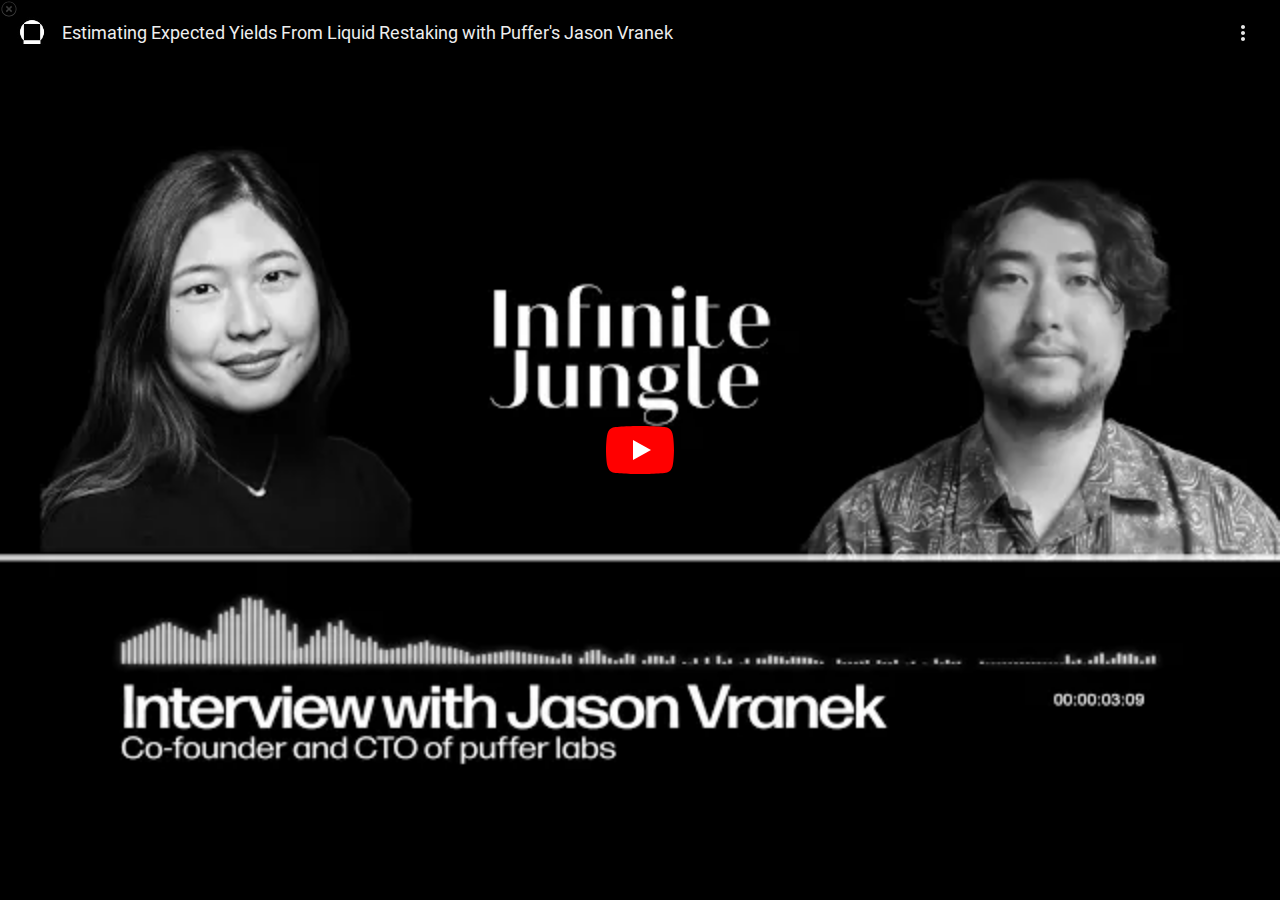
<file: index_5.html>
<!DOCTYPE html><html lang="en" dir="ltr" data-cast-api-enabled="true" data-scrapbook-source="https://www.youtube.com/embed/PpTWIkv0ax0?si=xj3YQjdngUkf3ub0"><head><meta charset="UTF-8"><meta name="viewport" content="width=device-width, initial-scale=1"><style name="www-roboto">@font-face{font-family:'Roboto';font-style:normal;font-weight:400;src:url("KFOmCnqEu92Fr1Mu72xKOzY.woff2")format('woff2');unicode-range:U+0460-052F,U+1C80-1C8A,U+20B4,U+2DE0-2DFF,U+A640-A69F,U+FE2E-FE2F;}@font-face{font-family:'Roboto';font-style:normal;font-weight:400;src:url("KFOmCnqEu92Fr1Mu5mxKOzY.woff2")format('woff2');unicode-range:U+0301,U+0400-045F,U+0490-0491,U+04B0-04B1,U+2116;}@font-face{font-family:'Roboto';font-style:normal;font-weight:400;src:url("KFOmCnqEu92Fr1Mu7mxKOzY.woff2")format('woff2');unicode-range:U+1F00-1FFF;}@font-face{font-family:'Roboto';font-style:normal;font-weight:400;src:url("KFOmCnqEu92Fr1Mu4WxKOzY.woff2")format('woff2');unicode-range:U+0370-0377,U+037A-037F,U+0384-038A,U+038C,U+038E-03A1,U+03A3-03FF;}@font-face{font-family:'Roboto';font-style:normal;font-weight:400;src:url("KFOmCnqEu92Fr1Mu7WxKOzY.woff2")format('woff2');unicode-range:U+0102-0103,U+0110-0111,U+0128-0129,U+0168-0169,U+01A0-01A1,U+01AF-01B0,U+0300-0301,U+0303-0304,U+0308-0309,U+0323,U+0329,U+1EA0-1EF9,U+20AB;}@font-face{font-family:'Roboto';font-style:normal;font-weight:400;src:url("KFOmCnqEu92Fr1Mu7GxKOzY.woff2")format('woff2');unicode-range:U+0100-02BA,U+02BD-02C5,U+02C7-02CC,U+02CE-02D7,U+02DD-02FF,U+0304,U+0308,U+0329,U+1D00-1DBF,U+1E00-1E9F,U+1EF2-1EFF,U+2020,U+20A0-20AB,U+20AD-20C0,U+2113,U+2C60-2C7F,U+A720-A7FF;}@font-face{font-family:'Roboto';font-style:normal;font-weight:400;src:url("KFOmCnqEu92Fr1Mu4mxK.woff2")format('woff2');unicode-range:U+0000-00FF,U+0131,U+0152-0153,U+02BB-02BC,U+02C6,U+02DA,U+02DC,U+0304,U+0308,U+0329,U+2000-206F,U+20AC,U+2122,U+2191,U+2193,U+2212,U+2215,U+FEFF,U+FFFD;}@font-face{font-family:'Roboto';font-style:normal;font-weight:500;src:url("KFOlCnqEu92Fr1MmEU9fCRc4EsA.woff2")format('woff2');unicode-range:U+0460-052F,U+1C80-1C8A,U+20B4,U+2DE0-2DFF,U+A640-A69F,U+FE2E-FE2F;}@font-face{font-family:'Roboto';font-style:normal;font-weight:500;src:url("KFOlCnqEu92Fr1MmEU9fABc4EsA.woff2")format('woff2');unicode-range:U+0301,U+0400-045F,U+0490-0491,U+04B0-04B1,U+2116;}@font-face{font-family:'Roboto';font-style:normal;font-weight:500;src:url("KFOlCnqEu92Fr1MmEU9fCBc4EsA.woff2")format('woff2');unicode-range:U+1F00-1FFF;}@font-face{font-family:'Roboto';font-style:normal;font-weight:500;src:url("KFOlCnqEu92Fr1MmEU9fBxc4EsA.woff2")format('woff2');unicode-range:U+0370-0377,U+037A-037F,U+0384-038A,U+038C,U+038E-03A1,U+03A3-03FF;}@font-face{font-family:'Roboto';font-style:normal;font-weight:500;src:url("KFOlCnqEu92Fr1MmEU9fCxc4EsA.woff2")format('woff2');unicode-range:U+0102-0103,U+0110-0111,U+0128-0129,U+0168-0169,U+01A0-01A1,U+01AF-01B0,U+0300-0301,U+0303-0304,U+0308-0309,U+0323,U+0329,U+1EA0-1EF9,U+20AB;}@font-face{font-family:'Roboto';font-style:normal;font-weight:500;src:url("KFOlCnqEu92Fr1MmEU9fChc4EsA.woff2")format('woff2');unicode-range:U+0100-02BA,U+02BD-02C5,U+02C7-02CC,U+02CE-02D7,U+02DD-02FF,U+0304,U+0308,U+0329,U+1D00-1DBF,U+1E00-1E9F,U+1EF2-1EFF,U+2020,U+20A0-20AB,U+20AD-20C0,U+2113,U+2C60-2C7F,U+A720-A7FF;}@font-face{font-family:'Roboto';font-style:normal;font-weight:500;src:url("KFOlCnqEu92Fr1MmEU9fBBc4.woff2")format('woff2');unicode-range:U+0000-00FF,U+0131,U+0152-0153,U+02BB-02BC,U+02C6,U+02DA,U+02DC,U+0304,U+0308,U+0329,U+2000-206F,U+20AC,U+2122,U+2191,U+2193,U+2212,U+2215,U+FEFF,U+FFFD;}</style><link rel="stylesheet" href="www-player.css" name="www-player"><style>html {overflow: hidden;}body {font: 12px Roboto, Arial, sans-serif; background-color: #000; color: #fff; height: 100%; width: 100%; overflow: hidden; position: absolute; margin: 0; padding: 0;}#player {width: 100%; height: 100%;}h1 {text-align: center; color: #fff;}h3 {margin-top: 6px; margin-bottom: 3px;}.player-unavailable {position: absolute; top: 0; left: 0; right: 0; bottom: 0; padding: 25px; font-size: 13px; background: url("urn:scrapbook:download:error:https://www.youtube.com/img/meh7.png") 50% 65% no-repeat;}.player-unavailable .message {text-align: left; margin: 0 -5px 15px; padding: 0 5px 14px; border-bottom: 1px solid #888; font-size: 19px; font-weight: normal;}.player-unavailable a {color: #167ac6; text-decoration: none;}</style><title>Estimating Expected Yields From Liquid Restaking with Puffer's Jason Vranek - YouTube</title><link rel="canonical" href="https://www.youtube.com/watch?v=PpTWIkv0ax0"><link rel="shortcut icon" href="favicon-1.ico"></head><body class="date-20241114 en_US ltr  site-center-aligned site-as-giant-card webkit webkit-537" dir="ltr"><div id="player" style="width: 100%; height: 100%;"><div class="html5-video-player ytp-exp-bottom-control-flexbox ytp-modern-caption ytp-title-enable-channel-logo ytp-fine-scrubbing-exp ytp-embed ytp-embed-playlist unstarted-mode ytp-hide-controls ytp-small-mode" tabindex="-1" id="movie_player" data-version="/s/player/0ccfa671/player_ias.vflset/en_US/base.js" aria-label="YouTube Video Player"><div class="html5-video-container" data-layer="0"><video tabindex="-1" class="video-stream html5-main-video" webkit-playsinline="" playsinline="" controlslist="nodownload" style="width: 432px; height: 162px; left: 0px; top: -162px;"></video></div><div class="ytp-gradient-top" data-layer="1"></div><div class="ytp-chrome-top ytp-show-cards-title" data-layer="1"><div class="ytp-title-channel"><div class="ytp-title-beacon"></div><a class="ytp-title-channel-logo" target="_blank" role="link" tabindex="0" aria-label="Photo image of Galaxy" style="background-image: url(&quot;channels4_profile-3.jpg&quot;);"></a><div class="ytp-title-expanded-overlay" aria-hidden="true"><div class="ytp-title-expanded-heading"><div class="ytp-title-expanded-title"><a target="_blank" tabindex="-1" aria-hidden="true">Galaxy</a></div><div class="ytp-title-expanded-subtitle" aria-hidden="true">9.05K subscribers</div></div><div class="ytp-button ytp-sb" aria-live="polite" style="display: none;"><div class="ytp-sb-subscribe" title="Subscribe as Hossanah Nelson" aria-label="Subscribe to channel" data-tooltip-image="https://yt3.ggpht.com/yti/ANjgQV-6kt-okAkFoDkGavETJyGQ0ix0EXF4nu_XmjCd-lY=s20-c" data-tooltip-opaque="true" tabindex="0" role="button"><div class="ytp-sb-text"><div class="ytp-sb-icon"></div>Subscribe</div></div><div class="ytp-sb-unsubscribe" title="Subscribed as Hossanah Nelson" aria-label="Unsubscribe to channel" data-tooltip-image="https://yt3.ggpht.com/yti/ANjgQV-6kt-okAkFoDkGavETJyGQ0ix0EXF4nu_XmjCd-lY=s20-c" data-tooltip-opaque="true" tabindex="0" role="button"><div class="ytp-sb-text"><div class="ytp-sb-icon"></div>Subscribed</div></div></div><button class="ytp-button ytp-title-notifications" aria-pressed="false" aria-label="Get notified about every new video" style="display: none;"><div class="ytp-title-notifications-on" title="Stop getting notified about every new video" aria-label="Notify subscriptions"><svg fill="#fff" height="24px" viewBox="0 0 24 24" width="24px"><path d="M7.58 4.08L6.15 2.65C3.75 4.48 2.17 7.3 2.03 10.5h2c.15-2.65 1.51-4.97 3.55-6.42zm12.39 6.42h2c-.15-3.2-1.73-6.02-4.12-7.85l-1.42 1.43c2.02 1.45 3.39 3.77 3.54 6.42zM18 11c0-3.07-1.64-5.64-4.5-6.32V4c0-.83-.67-1.5-1.5-1.5s-1.5.67-1.5 1.5v.68C7.63 5.36 6 7.92 6 11v5l-2 2v1h16v-1l-2-2v-5zm-6 11c.14 0 .27-.01.4-.04.65-.14 1.18-.58 1.44-1.18.1-.24.15-.5.15-.78h-4c.01 1.1.9 2 2.01 2z"></path></svg></div><div class="ytp-title-notifications-off" title="Get notified about every new video" aria-label="Notify subscriptions"><svg fill="#fff" height="24px" viewBox="0 0 24 24" width="24px"><path d="M18 11c0-3.07-1.64-5.64-4.5-6.32V4c0-.83-.67-1.5-1.5-1.5s-1.5.67-1.5 1.5v.68C7.63 5.36 6 7.92 6 11v5l-2 2v1h16v-1l-2-2v-5zm-6 11c.14 0 .27-.01.4-.04.65-.14 1.18-.58 1.44-1.18.1-.24.15-.5.15-.78h-4c.01 1.1.9 2 2.01 2z"></path></svg></div></button></div></div><div class="ytp-title"><div class="ytp-title-text"><a class="ytp-title-link yt-uix-sessionlink" target="_blank" data-sessionlink="feature=player-title" tabindex="0" href="https://www.youtube.com/watch?v=PpTWIkv0ax0">Estimating Expected Yields From Liquid Restaking with Puffer's Jason Vranek</a><div class="ytp-title-subtext"><a class="ytp-title-channel-name" target="_blank" href=""></a></div></div></div><div class="ytp-shorts-title-channel" style="display: none;"><a class="ytp-shorts-title-channel-logo" target="_blank" aria-label="Photo image of Galaxy" style="background-image: url(&quot;channels4_profile-3.jpg&quot;);"></a><div class="ytp-shorts-title-expanded-heading"><div class="ytp-shorts-title-expanded-title"><a target="_blank" tabindex="0">Galaxy</a></div></div><div class="ytp-button ytp-sb" aria-live="polite"><div class="ytp-sb-subscribe" title="Subscribe as Hossanah Nelson" aria-label="Subscribe to channel" data-tooltip-image="https://yt3.ggpht.com/yti/ANjgQV-6kt-okAkFoDkGavETJyGQ0ix0EXF4nu_XmjCd-lY=s20-c" data-tooltip-opaque="true" tabindex="0" role="button"><div class="ytp-sb-text"><div class="ytp-sb-icon"></div>Subscribe</div></div><div class="ytp-sb-unsubscribe" title="Subscribed as Hossanah Nelson" aria-label="Unsubscribe to channel" data-tooltip-image="https://yt3.ggpht.com/yti/ANjgQV-6kt-okAkFoDkGavETJyGQ0ix0EXF4nu_XmjCd-lY=s20-c" data-tooltip-opaque="true" tabindex="0" role="button"><div class="ytp-sb-text"><div class="ytp-sb-icon"></div>Subscribed</div></div></div></div><div class="ytp-chrome-top-buttons"><button class="ytp-button ytp-search-button" title="Search" data-tooltip-opaque="true" aria-label="Search" style="display: none;"><div class="ytp-search-icon"><svg height="100%" version="1.1" viewBox="0 0 24 24" width="100%"><path class="ytp-svg-fill" d="M21.24,19.83l-5.64-5.64C16.48,13.02,17,11.57,17,10c0-3.87-3.13-7-7-7s-7,3.13-7,7c0,3.87,3.13,7,7,7 c1.57,0,3.02-0.52,4.19-1.4l5.64,5.64L21.24,19.83z M5,10c0-2.76,2.24-5,5-5s5,2.24,5,5c0,2.76-2.24,5-5,5S5,12.76,5,10z"></path></svg></div><div class="ytp-search-title">Search</div></button><button class="ytp-playlist-menu-button ytp-button" aria-owns="ytp-id-22" aria-haspopup="true" aria-label="Playlist" style="display: none;"><div class="ytp-playlist-menu-button-icon"><svg height="100%" version="1.1" viewBox="0 0 36 36" width="100%"><use class="ytp-svg-shadow" xlink:href="#ytp-id-23"></use><path d="m 22.53,21.42 0,6.85 5.66,-3.42 -5.66,-3.42 0,0 z m -11.33,0 9.06,0 0,2.28 -9.06,0 0,-2.28 0,0 z m 0,-9.14 13.6,0 0,2.28 -13.6,0 0,-2.28 0,0 z m 0,4.57 13.6,0 0,2.28 -13.6,0 0,-2.28 0,0 z" fill="#fff" id="ytp-id-23"></path></svg></div><div class="ytp-playlist-menu-button-text"></div></button><button class="ytp-button ytp-cards-button" aria-label="Show cards" aria-owns="iv-drawer" aria-haspopup="true" data-tooltip-opaque="true" style="display: none;"><span class="ytp-cards-button-icon-default"><div class="ytp-cards-button-icon"><svg height="100%" version="1.1" viewBox="0 0 36 36" width="100%"><use class="ytp-svg-shadow" xlink:href="#ytp-id-2"></use><path class="ytp-svg-fill" d="M18,8 C12.47,8 8,12.47 8,18 C8,23.52 12.47,28 18,28 C23.52,28 28,23.52 28,18 C28,12.47 23.52,8 18,8 L18,8 Z M17,16 L19,16 L19,24 L17,24 L17,16 Z M17,12 L19,12 L19,14 L17,14 L17,12 Z" id="ytp-id-2"></path></svg></div><div class="ytp-cards-button-title">Info</div></span><span class="ytp-cards-button-icon-shopping"><div class="ytp-cards-button-icon"><svg height="100%" version="1.1" viewBox="0 0 36 36" width="100%"><path class="ytp-svg-shadow" d="M 27.99,18 A 9.99,9.99 0 1 1 8.00,18 9.99,9.99 0 1 1 27.99,18 z"></path><path class="ytp-svg-fill" d="M 18,8 C 12.47,8 8,12.47 8,18 8,23.52 12.47,28 18,28 23.52,28 28,23.52 28,18 28,12.47 23.52,8 18,8 z m -4.68,4 4.53,0 c .35,0 .70,.14 .93,.37 l 5.84,5.84 c .23,.23 .37,.58 .37,.93 0,.35 -0.13,.67 -0.37,.90 L 20.06,24.62 C 19.82,24.86 19.51,25 19.15,25 c -0.35,0 -0.70,-0.14 -0.93,-0.37 L 12.37,18.78 C 12.13,18.54 12,18.20 12,17.84 L 12,13.31 C 12,12.59 12.59,12 13.31,12 z m .96,1.31 c -0.53,0 -0.96,.42 -0.96,.96 0,.53 .42,.96 .96,.96 .53,0 .96,-0.42 .96,-0.96 0,-0.53 -0.42,-0.96 -0.96,-0.96 z" fill-opacity="1"></path><path class="ytp-svg-shadow-fill" d="M 24.61,18.22 18.76,12.37 C 18.53,12.14 18.20,12 17.85,12 H 13.30 C 12.58,12 12,12.58 12,13.30 V 17.85 c 0,.35 .14,.68 .38,.92 l 5.84,5.85 c .23,.23 .55,.37 .91,.37 .35,0 .68,-0.14 .91,-0.38 L 24.61,20.06 C 24.85,19.83 25,19.50 25,19.15 25,18.79 24.85,18.46 24.61,18.22 z M 14.27,15.25 c -0.53,0 -0.97,-0.43 -0.97,-0.97 0,-0.53 .43,-0.97 .97,-0.97 .53,0 .97,.43 .97,.97 0,.53 -0.43,.97 -0.97,.97 z" fill="#000" fill-opacity="0.15"></path></svg></div><div class="ytp-cards-button-title">Shopping</div></span></button><div class="ytp-cards-teaser" style="display: none;"><div class="ytp-cards-teaser-box"></div><div class="ytp-cards-teaser-text"><span class="ytp-cards-teaser-label"></span></div></div><button class="ytp-button ytp-overflow-button ytp-overflow-button-visible" title="More" aria-haspopup="true" aria-owns="ytp-id-29" aria-label="More"><div class="ytp-overflow-icon"><svg height="100%" viewBox="-5 -5 36 36" width="100%"><path d="M12 8c1.1 0 2-.9 2-2s-.9-2-2-2-2 .9-2 2 .9 2 2 2zm0 2c-1.1 0-2 .9-2 2s.9 2 2 2 2-.9 2-2-.9-2-2-2zm0 6c-1.1 0-2 .9-2 2s.9 2 2 2 2-.9 2-2-.9-2-2-2z" fill="#fff"></path></svg></div></button></div></div><button class="ytp-unmute ytp-popup ytp-button ytp-unmute-animated ytp-unmute-shrink" data-layer="2" style="display: none;"><div class="ytp-unmute-inner"><div class="ytp-unmute-icon"><svg height="100%" version="1.1" viewBox="0 0 36 36" width="100%"><use class="ytp-svg-shadow" xlink:href="#ytp-id-1"></use><path class="ytp-svg-fill" d="m 21.48,17.98 c 0,-1.77 -1.02,-3.29 -2.5,-4.03 v 2.21 l 2.45,2.45 c .03,-0.2 .05,-0.41 .05,-0.63 z m 2.5,0 c 0,.94 -0.2,1.82 -0.54,2.64 l 1.51,1.51 c .66,-1.24 1.03,-2.65 1.03,-4.15 0,-4.28 -2.99,-7.86 -7,-8.76 v 2.05 c 2.89,.86 5,3.54 5,6.71 z M 9.25,8.98 l -1.27,1.26 4.72,4.73 H 7.98 v 6 H 11.98 l 5,5 v -6.73 l 4.25,4.25 c -0.67,.52 -1.42,.93 -2.25,1.18 v 2.06 c 1.38,-0.31 2.63,-0.95 3.69,-1.81 l 2.04,2.05 1.27,-1.27 -9,-9 -7.72,-7.72 z m 7.72,.99 -2.09,2.08 2.09,2.09 V 9.98 z" id="ytp-id-1"></path></svg></div><div class="ytp-unmute-text">Tap to unmute</div><div class="ytp-unmute-box"></div></div></button><div class="ytp-cued-thumbnail-overlay" data-layer="4" style=""><div class="ytp-cued-thumbnail-overlay-image" style="background-image: url(&quot;sddefault-1.webp&quot;);"></div><button class="ytp-large-play-button ytp-button ytp-large-play-button-red-bg" aria-label="Play" title="Play"><svg height="100%" version="1.1" viewBox="0 0 68 48" width="100%"><path class="ytp-large-play-button-bg" d="M66.52,7.74c-0.78-2.93-2.49-5.41-5.42-6.19C55.79,.13,34,0,34,0S12.21,.13,6.9,1.55 C3.97,2.33,2.27,4.81,1.48,7.74C0.06,13.05,0,24,0,24s0.06,10.95,1.48,16.26c0.78,2.93,2.49,5.41,5.42,6.19 C12.21,47.87,34,48,34,48s21.79-0.13,27.1-1.55c2.93-0.78,4.64-3.26,5.42-6.19C67.94,34.95,68,24,68,24S67.94,13.05,66.52,7.74z" fill="#f00"></path><path d="M 45,24 27,14 27,34" fill="#fff"></path></svg></button></div><div class="ytp-spinner" data-layer="4" style="display: none;"><div class="ytp-spinner-container"><div class="ytp-spinner-rotator"><div class="ytp-spinner-left"><div class="ytp-spinner-circle"></div></div><div class="ytp-spinner-right"><div class="ytp-spinner-circle"></div></div></div></div><div class="ytp-spinner-message" style="display: none;">If playback doesn't begin shortly, try restarting your device.</div></div><div class="ytp-paid-content-overlay" aria-live="assertive" aria-atomic="true" data-layer="4"><div class="ytp-button ytp-paid-content-overlay-text" style="display: none;"></div></div><div class="ytp-storyboard-framepreview" data-layer="4" style="display: none;"><div class="ytp-storyboard-framepreview-timestamp"></div><div class="ytp-storyboard-framepreview-img"></div></div><div data-layer="4" style="display: none;"><div class="ytp-bezel-text-wrapper"><div class="ytp-bezel-text"></div></div><div class="ytp-bezel" role="status"><div class="ytp-bezel-icon"></div></div></div><div class="ytp-doubletap-ui-legacy" data-layer="4" style="display: none;"><div class="ytp-doubletap-fast-forward-ve"></div><div class="ytp-doubletap-rewind-ve"></div><div class="ytp-doubletap-static-circle"><div class="ytp-doubletap-ripple"></div></div><div class="ytp-doubletap-overlay-a11y"></div><div class="ytp-doubletap-seek-info-container"><div class="ytp-doubletap-arrows-container"><span class="ytp-doubletap-base-arrow"></span><span class="ytp-doubletap-base-arrow"></span><span class="ytp-doubletap-base-arrow"></span></div><div class="ytp-doubletap-tooltip"><div class="ytp-seek-icon-text-container"><div class="ytp-seek-icon" style="display: none;"></div><div class="ytp-chapter-seek-text-legacy"></div></div><div class="ytp-doubletap-tooltip-label"></div></div></div></div><div aria-live="polite" data-layer="4" style="display: none;"><div class="ytp-tooltip-text-wrapper"><div class="ytp-tooltip-edu"><svg height="100%" viewBox="0 0 36 36" width="100%"><path d="M14.1 36.75 12 34.65 24 22.65 36 34.65 33.9 36.75 24 26.85ZM14.1 24.1 12 22 24 10 36 22 33.9 24.1 24 14.2Z"></path></svg><span></span></div><div class="ytp-tooltip-image"></div><div class="ytp-tooltip-title"><span></span></div><span class="ytp-tooltip-text"></span></div><div class="ytp-tooltip-bg"><div class="ytp-tooltip-duration"></div></div></div><div class="ytp-suggested-action" data-layer="4"><button class="ytp-button ytp-suggested-action-badge ytp-suggested-action-badge-with-controls" style="display: none;"><div class="ytp-suggested-action-badge-icon-container"></div><div class="ytp-suggested-action-badge-expanded-content-container" style="display: none;"><label class="ytp-suggested-action-badge-title"></label><button class="ytp-suggested-action-badge-dismiss-button-icon ytp-button"></button></div></button></div><div class="ytp-info-panel-preview" aria-live="assertive" aria-atomic="true" aria-owns="ytp-id-30" aria-haspopup="true" data-tooltip-opaque="true" data-layer="4" style="display: none;"><div class="ytp-info-panel-preview-text"></div><div class="ytp-info-panel-preview-chevron"></div></div><div class="ytp-muted-autoplay-overlay" data-layer="4" style="display: none;"><div class="ytp-muted-autoplay-bottom-buttons"><button class="ytp-muted-autoplay-equalizer ytp-button" aria-label="Muted Playback Indicator"><div class="ytp-muted-autoplay-equalizer-icon"><svg height="100%" version="1.1" viewBox="-4 -4 24 24" width="100%"><g fill="#fff"><rect class="ytp-equalizer-bar-left" height="9" width="4" x="1" y="7"></rect><rect class="ytp-equalizer-bar-middle" height="14" width="4" x="6" y="2"></rect><rect class="ytp-equalizer-bar-right" height="12" width="4" x="11" y="4"></rect></g></svg></div></button></div></div><div class="ytp-muted-autoplay-endscreen-overlay" data-layer="4" style="display: none;"><div class="ytp-muted-autoplay-end-panel"><button class="ytp-muted-autoplay-end-text ytp-button"></button></div></div><div class="ytp-remote" data-layer="4" style="display: none;"><div class="ytp-remote-display-status"><div class="ytp-remote-display-status-icon"><svg height="100%" version="1.1" viewBox="0 0 36 36" width="100%"><use class="ytp-svg-shadow" xlink:href="#ytp-id-33"></use><path d="M7,24 L7,27 L10,27 C10,25.34 8.66,24 7,24 L7,24 Z M7,20 L7,22 C9.76,22 12,24.24 12,27 L14,27 C14,23.13 10.87,20 7,20 L7,20 Z M25,13 L11,13 L11,14.63 C14.96,15.91 18.09,19.04 19.37,23 L25,23 L25,13 L25,13 Z M7,16 L7,18 C11.97,18 16,22.03 16,27 L18,27 C18,20.92 13.07,16 7,16 L7,16 Z M27,9 L9,9 C7.9,9 7,9.9 7,11 L7,14 L9,14 L9,11 L27,11 L27,25 L20,25 L20,27 L27,27 C28.1,27 29,26.1 29,25 L29,11 C29,9.9 28.1,9 27,9 L27,9 Z" fill="#fff" id="ytp-id-33"></path></svg></div><div class="ytp-remote-display-status-text"></div></div></div><div class="ytp-mdx-popup-dialog" role="dialog" data-layer="4" style="display: none;"><div class="ytp-mdx-popup-dialog-inner-content"><div class="ytp-mdx-popup-title">You're signed out</div><div class="ytp-mdx-popup-description">Videos you watch may be added to the TV's watch history and influence TV recommendations. To avoid this, cancel and sign in to YouTube on your computer.</div><div class="ytp-mdx-privacy-popup-buttons"><button class="ytp-button ytp-mdx-privacy-popup-cancel">Cancel</button><button class="ytp-button ytp-mdx-privacy-popup-confirm">Confirm</button></div></div></div><div class="ytp-playlist-menu" role="dialog" id="ytp-id-22" data-layer="5" style="display: none;"><div class="ytp-playlist-menu-header"><div class="ytp-playlist-menu-title"><a class="ytp-playlist-menu-title-name"></a><button class="ytp-playlist-menu-close ytp-button" aria-label="Close"><svg height="100%" viewBox="0 0 24 24" width="100%"><path d="M19 6.41L17.59 5 12 10.59 6.41 5 5 6.41 10.59 12 5 17.59 6.41 19 12 13.41 17.59 19 19 17.59 13.41 12z" fill="#fff"></path></svg></button></div><div class="ytp-playlist-menu-subtitle"></div></div><div class="ytp-playlist-menu-items" role="menu"></div></div><div class="ytp-share-panel" id="ytp-id-25" role="dialog" aria-labelledby="ytp-id-24" data-layer="5" style="display: none;"><div class="ytp-share-panel-inner-content"><div class="ytp-share-panel-title" id="ytp-id-24">Share</div><a class="ytp-share-panel-link ytp-no-contextmenu" target="_blank" title="Share link" aria-label="Share link"></a><label class="ytp-share-panel-include-playlist"><input class="ytp-share-panel-include-playlist-checkbox" type="checkbox" checked="true">Include playlist</label><div class="ytp-share-panel-loading-spinner"><div class="ytp-spinner-container"><div class="ytp-spinner-rotator"><div class="ytp-spinner-left"><div class="ytp-spinner-circle"></div></div><div class="ytp-spinner-right"><div class="ytp-spinner-circle"></div></div></div></div></div><div class="ytp-share-panel-service-buttons"></div><div class="ytp-share-panel-error">An error occurred while retrieving sharing information. Please try again later.</div></div><button class="ytp-share-panel-close ytp-button" title="Close" aria-label="Close"><svg height="100%" viewBox="0 0 24 24" width="100%"><path d="M19 6.41L17.59 5 12 10.59 6.41 5 5 6.41 10.59 12 5 17.59 6.41 19 12 13.41 17.59 19 19 17.59 13.41 12z" fill="#fff"></path></svg></button></div><div class="ytp-overflow-panel" id="ytp-id-29" role="dialog" data-layer="5" style="display: none;"><div class="ytp-overflow-panel-content"><div class="ytp-overflow-panel-action-buttons"><button class="ytp-watch-later-button ytp-button ytp-show-watch-later-title" data-tooltip-opaque="true" title="Watch later as Hossanah Nelson" data-tooltip-image="https://yt3.ggpht.com/yti/ANjgQV-6kt-okAkFoDkGavETJyGQ0ix0EXF4nu_XmjCd-lY=s20-c" aria-label="Watch later as Hossanah Nelson"><div class="ytp-watch-later-icon"><svg height="100%" version="1.1" viewBox="0 0 36 36" width="100%"><use class="ytp-svg-shadow" xlink:href="#ytp-id-26"></use><path class="ytp-svg-fill" d="M18,8 C12.47,8 8,12.47 8,18 C8,23.52 12.47,28 18,28 C23.52,28 28,23.52 28,18 C28,12.47 23.52,8 18,8 L18,8 Z M16,19.02 L16,12.00 L18,12.00 L18,17.86 L23.10,20.81 L22.10,22.54 L16,19.02 Z" id="ytp-id-26"></path></svg></div><div class="ytp-watch-later-title">Watch later</div></button><button class="ytp-button ytp-share-button ytp-show-share-title ytp-share-button-visible" title="Share" aria-haspopup="true" aria-owns="ytp-id-25" data-tooltip-opaque="true" aria-label="Share"><div class="ytp-share-icon"><svg height="100%" version="1.1" viewBox="0 0 36 36" width="100%"><use class="ytp-svg-shadow" xlink:href="#ytp-id-38"></use><path class="ytp-svg-fill" d="m 20.20,14.19 0,-4.45 7.79,7.79 -7.79,7.79 0,-4.56 C 16.27,20.69 12.10,21.81 9.34,24.76 8.80,25.13 7.60,27.29 8.12,25.65 9.08,21.32 11.80,17.18 15.98,15.38 c 1.33,-0.60 2.76,-0.98 4.21,-1.19 z" id="ytp-id-38"></path></svg></div><div class="ytp-share-title">Share</div></button><button class="ytp-button ytp-copylink-button ytp-show-copylink-title" data-tooltip-opaque="true" title="Copy link" aria-label="Copy link" style="display: none;"><div class="ytp-copylink-icon"><svg height="100%" version="1.1" viewBox="0 0 36 36" width="100%"><use class="ytp-svg-shadow" xlink:href="#ytp-id-39"></use><path class="ytp-svg-fill" d="M21.9,8.3H11.3c-0.9,0-1.7,.8-1.7,1.7v12.3h1.7V10h10.6V8.3z M24.6,11.8h-9.7c-1,0-1.8,.8-1.8,1.8v12.3  c0,1,.8,1.8,1.8,1.8h9.7c1,0,1.8-0.8,1.8-1.8V13.5C26.3,12.6,25.5,11.8,24.6,11.8z M24.6,25.9h-9.7V13.5h9.7V25.9z" id="ytp-id-39"></path></svg></div><div class="ytp-copylink-title" aria-hidden="true">Copy link</div></button></div></div><button class="ytp-overflow-panel-close ytp-button" title="Close" aria-label="Close"><svg height="100%" viewBox="0 0 24 24" width="100%"><path d="M19 6.41L17.59 5 12 10.59 6.41 5 5 6.41 10.59 12 5 17.59 6.41 19 12 13.41 17.59 19 19 17.59 13.41 12z" fill="#fff"></path></svg></button></div><div class="ytp-info-panel-detail-skrim" data-layer="5" style="display: none;"><div class="ytp-info-panel-detail" role="dialog" id="ytp-id-30"><div class="ytp-info-panel-detail-header"><div class="ytp-info-panel-detail-title"></div><button class="ytp-info-panel-detail-close ytp-button" aria-label="Close"><svg height="100%" viewBox="0 0 24 24" width="100%"><path d="M19 6.41L17.59 5 12 10.59 6.41 5 5 6.41 10.59 12 5 17.59 6.41 19 12 13.41 17.59 19 19 17.59 13.41 12z" fill="#fff"></path></svg></button></div><div class="ytp-info-panel-detail-body"></div><div class="ytp-info-panel-detail-items"></div></div></div><div class="ytp-popup ytp-settings-menu" data-layer="6" id="ytp-id-17" style="display: none;"><div class="ytp-panel"><div class="ytp-panel-menu" role="menu"></div></div></div><a class="ytp-impression-link" aria-label="Watch on YouTube" target="_blank" data-layer="8" style="display: none;"><div class="ytp-impression-link-content" aria-hidden="true"><div class="ytp-impression-link-text">Watch on</div><div class="ytp-impression-link-logo"><svg height="100%" version="1.1" viewBox="0 0 110 26" width="100%"><use class="ytp-svg-shadow" xlink:href="#ytp-id-32"></use><path class="ytp-svg-fill" d="M 16.68,.99 C 13.55,1.03 7.02,1.16 4.99,1.68 c -1.49,.4 -2.59,1.6 -2.99,3 -0.69,2.7 -0.68,8.31 -0.68,8.31 0,0 -0.01,5.61 .68,8.31 .39,1.5 1.59,2.6 2.99,3 2.69,.7 13.40,.68 13.40,.68 0,0 10.70,.01 13.40,-0.68 1.5,-0.4 2.59,-1.6 2.99,-3 .69,-2.7 .68,-8.31 .68,-8.31 0,0 .11,-5.61 -0.68,-8.31 -0.4,-1.5 -1.59,-2.6 -2.99,-3 C 29.11,.98 18.40,.99 18.40,.99 c 0,0 -0.67,-0.01 -1.71,0 z m 72.21,.90 0,21.28 2.78,0 .31,-1.37 .09,0 c .3,.5 .71,.88 1.21,1.18 .5,.3 1.08,.40 1.68,.40 1.1,0 1.99,-0.49 2.49,-1.59 .5,-1.1 .81,-2.70 .81,-4.90 l 0,-2.40 c 0,-1.6 -0.11,-2.90 -0.31,-3.90 -0.2,-0.89 -0.5,-1.59 -1,-2.09 -0.5,-0.4 -1.10,-0.59 -1.90,-0.59 -0.59,0 -1.18,.19 -1.68,.49 -0.49,.3 -1.01,.80 -1.21,1.40 l 0,-7.90 -3.28,0 z m -49.99,.78 3.90,13.90 .18,6.71 3.31,0 0,-6.71 3.87,-13.90 -3.37,0 -1.40,6.31 c -0.4,1.89 -0.71,3.19 -0.81,3.99 l -0.09,0 c -0.2,-1.1 -0.51,-2.4 -0.81,-3.99 l -1.37,-6.31 -3.40,0 z m 29.59,0 0,2.71 3.40,0 0,17.90 3.28,0 0,-17.90 3.40,0 c 0,0 .00,-2.71 -0.09,-2.71 l -9.99,0 z m -53.49,5.12 8.90,5.18 -8.90,5.09 0,-10.28 z m 89.40,.09 c -1.7,0 -2.89,.59 -3.59,1.59 -0.69,.99 -0.99,2.60 -0.99,4.90 l 0,2.59 c 0,2.2 .30,3.90 .99,4.90 .7,1.1 1.8,1.59 3.5,1.59 1.4,0 2.38,-0.3 3.18,-1 .7,-0.7 1.09,-1.69 1.09,-3.09 l 0,-0.5 -2.90,-0.21 c 0,1 -0.08,1.6 -0.28,2 -0.1,.4 -0.5,.62 -1,.62 -0.3,0 -0.61,-0.11 -0.81,-0.31 -0.2,-0.3 -0.30,-0.59 -0.40,-1.09 -0.1,-0.5 -0.09,-1.21 -0.09,-2.21 l 0,-0.78 5.71,-0.09 0,-2.62 c 0,-1.6 -0.10,-2.78 -0.40,-3.68 -0.2,-0.89 -0.71,-1.59 -1.31,-1.99 -0.7,-0.4 -1.48,-0.59 -2.68,-0.59 z m -50.49,.09 c -1.09,0 -2.01,.18 -2.71,.68 -0.7,.4 -1.2,1.12 -1.49,2.12 -0.3,1 -0.5,2.27 -0.5,3.87 l 0,2.21 c 0,1.5 .10,2.78 .40,3.78 .2,.9 .70,1.62 1.40,2.12 .69,.5 1.71,.68 2.81,.78 1.19,0 2.08,-0.28 2.78,-0.68 .69,-0.4 1.09,-1.09 1.49,-2.09 .39,-1 .49,-2.30 .49,-3.90 l 0,-2.21 c 0,-1.6 -0.2,-2.87 -0.49,-3.87 -0.3,-0.89 -0.8,-1.62 -1.49,-2.12 -0.7,-0.5 -1.58,-0.68 -2.68,-0.68 z m 12.18,.09 0,11.90 c -0.1,.3 -0.29,.48 -0.59,.68 -0.2,.2 -0.51,.31 -0.81,.31 -0.3,0 -0.58,-0.10 -0.68,-0.40 -0.1,-0.3 -0.18,-0.70 -0.18,-1.40 l 0,-10.99 -3.40,0 0,11.21 c 0,1.4 .18,2.39 .68,3.09 .49,.7 1.21,1 2.21,1 1.4,0 2.48,-0.69 3.18,-2.09 l .09,0 .31,1.78 2.59,0 0,-14.99 c 0,0 -3.40,.00 -3.40,-0.09 z m 17.31,0 0,11.90 c -0.1,.3 -0.29,.48 -0.59,.68 -0.2,.2 -0.51,.31 -0.81,.31 -0.3,0 -0.58,-0.10 -0.68,-0.40 -0.1,-0.3 -0.21,-0.70 -0.21,-1.40 l 0,-10.99 -3.40,0 0,11.21 c 0,1.4 .21,2.39 .71,3.09 .5,.7 1.18,1 2.18,1 1.39,0 2.51,-0.69 3.21,-2.09 l .09,0 .28,1.78 2.62,0 0,-14.99 c 0,0 -3.40,.00 -3.40,-0.09 z m 20.90,2.09 c .4,0 .58,.11 .78,.31 .2,.3 .30,.59 .40,1.09 .1,.5 .09,1.21 .09,2.21 l 0,1.09 -2.5,0 0,-1.09 c 0,-1 -0.00,-1.71 .09,-2.21 0,-0.4 .11,-0.8 .31,-1 .2,-0.3 .51,-0.40 .81,-0.40 z m -50.49,.12 c .5,0 .8,.18 1,.68 .19,.5 .28,1.30 .28,2.40 l 0,4.68 c 0,1.1 -0.08,1.90 -0.28,2.40 -0.2,.5 -0.5,.68 -1,.68 -0.5,0 -0.79,-0.18 -0.99,-0.68 -0.2,-0.5 -0.31,-1.30 -0.31,-2.40 l 0,-4.68 c 0,-1.1 .11,-1.90 .31,-2.40 .2,-0.5 .49,-0.68 .99,-0.68 z m 39.68,.09 c .3,0 .61,.10 .81,.40 .2,.3 .27,.67 .37,1.37 .1,.6 .12,1.51 .12,2.71 l .09,1.90 c 0,1.1 .00,1.99 -0.09,2.59 -0.1,.6 -0.19,1.08 -0.49,1.28 -0.2,.3 -0.50,.40 -0.90,.40 -0.3,0 -0.51,-0.08 -0.81,-0.18 -0.2,-0.1 -0.39,-0.29 -0.59,-0.59 l 0,-8.5 c .1,-0.4 .29,-0.7 .59,-1 .3,-0.3 .60,-0.40 .90,-0.40 z" id="ytp-id-32"></path></svg></div></div></a><div class="ytp-gradient-bottom" data-layer="9" style="height: 66px; background-image: url(&quot;4e23fc6981e96513e5e9967e8af1b04ed5fac7b0.png&quot;); display: none;"></div><div class="ytp-chrome-bottom" data-layer="9" style="display: none; width: 408px; left: 12px;"><div class="ytp-progress-bar-container"><div class="ytp-heat-map-container"><div class="ytp-heat-map-edu"></div></div><div class="ytp-progress-bar" tabindex="0" role="slider" aria-label="Seek slider" draggable="true" aria-valuemin="0" aria-valuemax="2999" aria-valuenow="0" aria-valuetext="0 Minutes 0 Seconds of 49 Minutes 59 Seconds" style="touch-action: none;"><div class="ytp-chapters-container"><div class="ytp-chapter-hover-container" style="width: 408px;"><div class="ytp-progress-bar-padding"></div><div class="ytp-progress-list"><div class="ytp-play-progress ytp-swatch-background-color" style="left: 0px; transform: scaleX(0);"></div><div class="ytp-progress-linear-live-buffer"></div><div class="ytp-load-progress" style="left: 0px; transform: scaleX(0);"></div><div class="ytp-hover-progress" style="left: 0px; transform: scaleX(0);"></div><div class="ytp-ad-progress-list"></div></div></div></div><div class="ytp-timed-markers-container"></div><div class="ytp-clip-start-exclude" style="width: 0%;"></div><div class="ytp-clip-end-exclude" style="left: 100%; width: 0%;"></div><div class="ytp-scrubber-container" style="transform: translateX(0px);"><div class="ytp-scrubber-button ytp-swatch-background-color"><div class="ytp-scrubber-pull-indicator"></div><img class="ytp-decorated-scrubber-button"></div></div></div><div class="ytp-fine-scrubbing-container"><div class="ytp-fine-scrubbing-edu"></div><div class="ytp-fine-scrubbing"><div class="ytp-fine-scrubbing-draggable" draggable="true" style="touch-action: none; padding: 0px 204px;"><div class="ytp-fine-scrubbing-thumbnails" tabindex="0" role="slider" type="range" aria-label="Click or scroll the panel for the precise seeking." aria-valuemin="0" aria-valuemax="2999" aria-valuenow="0" aria-valuetext="Seek to 0 Minutes 0 Seconds" style="position: relative;"></div></div><div class="ytp-fine-scrubbing-cursor" aria-hidden="true"></div><div class="ytp-fine-scrubbing-seek-time" aria-hidden="true">0:00</div><div class="ytp-fine-scrubbing-play" title="Play from this position" role="button" aria-label="Play from this position"><svg height="100%" version="1.1" viewBox="0 0 36 36" width="100%"><use class="ytp-svg-shadow" xlink:href="#ytp-id-5"></use><path class="ytp-svg-fill" d="M 12,26 18.5,22 18.5,14 12,10 z M 18.5,22 25,18 25,18 18.5,14 z" id="ytp-id-5"></path></svg></div><div class="ytp-fine-scrubbing-dismiss" title="Exit precise seeking" role="button" aria-label="Exit precise seeking"><svg height="100%" viewBox="0 0 24 24" width="100%"><path d="M19 6.41L17.59 5 12 10.59 6.41 5 5 6.41 10.59 12 5 17.59 6.41 19 12 13.41 17.59 19 19 17.59 13.41 12z" fill="#fff"></path></svg></div></div></div><div class="ytp-bound-time-left"></div><div class="ytp-bound-time-right"></div><div class="ytp-clip-start" draggable="true" title="Watch full video" style="touch-action: none; left: 0%;"><svg height="100%" version="1.1" viewBox="0 0 14 14" width="100%"><use class="ytp-svg-shadow" xlink:href="#ytp-id-3"></use><path d="M12,14 L9,11 L9,3 L12,0 L5,0 L5,14 L12,14 Z" fill="#eaeaea" id="ytp-id-3"></path></svg></div><div class="ytp-clip-end" draggable="true" title="Watch full video" style="touch-action: none; left: 100%;"><svg height="100%" version="1.1" viewBox="0 0 14 14" width="100%"><use class="ytp-svg-shadow" xlink:href="#ytp-id-4"></use><path d="M2,14 L5,11 L5,3 L2,0 L9,0 L9,14 L2,14 L2,14 Z" fill="#eaeaea" id="ytp-id-4"></path></svg></div></div><div class="ytp-chrome-controls"><div class="ytp-left-controls"><a class="ytp-prev-button ytp-button" role="button" aria-disabled="true" style="display: none;"><svg height="100%" version="1.1" viewBox="0 0 36 36" width="100%"><use class="ytp-svg-shadow" xlink:href="#ytp-id-10"></use><path class="ytp-svg-fill" d="m 12,12 h 2 v 12 h -2 z m 3.5,6 8.5,6 V 12 z" id="ytp-id-10"></path></svg></a><button class="ytp-play-button ytp-button" aria-keyshortcuts="k" data-title-no-tooltip="Play" title="Play (k)" aria-label="Play (k)"><svg height="100%" version="1.1" viewBox="0 0 36 36" width="100%"><use class="ytp-svg-shadow" xlink:href="#ytp-id-11"></use><path class="ytp-svg-fill" d="M 12,26 18.5,22 18.5,14 12,10 z M 18.5,22 25,18 25,18 18.5,14 z" id="ytp-id-11"></path></svg></button><a class="ytp-next-button ytp-button" role="button" aria-disabled="true" style="display: none;"><svg height="100%" version="1.1" viewBox="0 0 36 36" width="100%"><use class="ytp-svg-shadow" xlink:href="#ytp-id-12"></use><path class="ytp-svg-fill" d="M 12,24 20.5,18 12,12 V 24 z M 22,12 v 12 h 2 V 12 h -2 z" id="ytp-id-12"></path></svg></a><span class="ytp-volume-area"><button class="ytp-mute-button ytp-button" aria-keyshortcuts="m" title="Mute (m)" data-title-no-tooltip="Mute"><svg height="100%" version="1.1" viewBox="0 0 36 36" width="100%"><use class="ytp-svg-shadow" xlink:href="#ytp-id-14"></use><use class="ytp-svg-shadow" xlink:href="#ytp-id-15"></use><defs><clipPath id="ytp-svg-volume-animation-mask"><path d="m 14.35,-0.14 -5.86,5.86 20.73,20.78 5.86,-5.91 z"></path><path d="M 7.07,6.87 -1.11,15.33 19.61,36.11 27.80,27.60 z"></path><path class="ytp-svg-volume-animation-mover" d="M 9.09,5.20 6.47,7.88 26.82,28.77 29.66,25.99 z" transform="translate(0, 0)"></path></clipPath><clipPath id="ytp-svg-volume-animation-slash-mask"><path class="ytp-svg-volume-animation-mover" d="m -11.45,-15.55 -4.44,4.51 20.45,20.94 4.55,-4.66 z" transform="translate(0, 0)"></path></clipPath></defs><path class="ytp-svg-fill ytp-svg-volume-animation-speaker" clip-path="url(#ytp-svg-volume-animation-mask)" d="M8,21 L12,21 L17,26 L17,10 L12,15 L8,15 L8,21 Z M19,14 L19,22 C20.48,21.32 21.5,19.77 21.5,18 C21.5,16.26 20.48,14.74 19,14 ZM19,11.29 C21.89,12.15 24,14.83 24,18 C24,21.17 21.89,23.85 19,24.71 L19,26.77 C23.01,25.86 26,22.28 26,18 C26,13.72 23.01,10.14 19,9.23 L19,11.29 Z" fill="#fff" id="ytp-id-14"></path><path class="ytp-svg-fill ytp-svg-volume-animation-hider" clip-path="url(#ytp-svg-volume-animation-slash-mask)" d="M 9.25,9 7.98,10.27 24.71,27 l 1.27,-1.27 Z" fill="#fff" id="ytp-id-15" style="display: none;"></path></svg></button><div class="ytp-volume-panel" title="Volume" role="slider" aria-valuemin="0" aria-valuemax="100" tabindex="0" aria-valuenow="100" aria-valuetext="100% volume" aria-label="Volume"><div class="ytp-volume-slider" draggable="true" style="touch-action: none;"><div class="ytp-volume-slider-handle" style="left: 40px;"></div></div></div></span><div class="ytp-time-display notranslate"><span class="ytp-time-wrapper"><span class="ytp-time-clip-icon"></span><span class="ytp-time-current">0:00</span><span class="ytp-time-separator"> / </span><span class="ytp-time-duration">49:59</span></span><span class="ytp-clip-watch-full-video-button-separator">•</span><span class="ytp-clip-watch-full-video-button"></span><button class="ytp-live-badge ytp-button">Live</button></div><div class="ytp-chapter-container" style="display: none;"><button class="ytp-chapter-title ytp-button ytp-chapter-container-disabled" disabled=""><span class="ytp-chapter-title-prefix" aria-hidden="true">•</span><div class="ytp-chapter-title-content" aria-live="polite" title="View chapter"></div><div class="ytp-chapter-title-chevron"><svg height="100%" viewBox="0 0 24 24" width="100%"><path d="M9.71 18.71l-1.42-1.42 5.3-5.29-5.3-5.29 1.42-1.42 6.7 6.71z" fill="#fff"></path></svg></div></button></div></div><div class="ytp-right-controls"><button class="ytp-subtitles-button ytp-button" aria-keyshortcuts="c" data-priority="3" title="Subtitles/closed captions unavailable" data-title-no-tooltip="Subtitles/closed captions unavailable" aria-pressed="false" aria-label="Subtitles/closed captions unavailable"><svg class="ytp-subtitles-button-icon" height="100%" version="1.1" viewBox="0 0 36 36" width="100%" fill-opacity="0.3"><use class="ytp-svg-shadow" xlink:href="#ytp-id-16"></use><path d="M11,11 C9.89,11 9,11.9 9,13 L9,23 C9,24.1 9.89,25 11,25 L25,25 C26.1,25 27,24.1 27,23 L27,13 C27,11.9 26.1,11 25,11 L11,11 Z M17,17 L15.5,17 L15.5,16.5 L13.5,16.5 L13.5,19.5 L15.5,19.5 L15.5,19 L17,19 L17,20 C17,20.55 16.55,21 16,21 L13,21 C12.45,21 12,20.55 12,20 L12,16 C12,15.45 12.45,15 13,15 L16,15 C16.55,15 17,15.45 17,16 L17,17 L17,17 Z M24,17 L22.5,17 L22.5,16.5 L20.5,16.5 L20.5,19.5 L22.5,19.5 L22.5,19 L24,19 L24,20 C24,20.55 23.55,21 23,21 L20,21 C19.45,21 19,20.55 19,20 L19,16 C19,15.45 19.45,15 20,15 L23,15 C23.55,15 24,15.45 24,16 L24,17 L24,17 Z" fill="#fff" id="ytp-id-16"></path></svg></button><button class="ytp-button ytp-settings-button" aria-expanded="false" aria-haspopup="true" aria-controls="ytp-id-17" title="Settings" data-tooltip-target-id="ytp-settings-button" aria-label="Settings"><svg height="100%" version="1.1" viewBox="0 0 36 36" width="100%"><use class="ytp-svg-shadow" xlink:href="#ytp-id-18"></use><path d="m 23.94,18.78 c .03,-0.25 .05,-0.51 .05,-0.78 0,-0.27 -0.02,-0.52 -0.05,-0.78 l 1.68,-1.32 c .15,-0.12 .19,-0.33 .09,-0.51 l -1.6,-2.76 c -0.09,-0.17 -0.31,-0.24 -0.48,-0.17 l -1.99,.8 c -0.41,-0.32 -0.86,-0.58 -1.35,-0.78 l -0.30,-2.12 c -0.02,-0.19 -0.19,-0.33 -0.39,-0.33 l -3.2,0 c -0.2,0 -0.36,.14 -0.39,.33 l -0.30,2.12 c -0.48,.2 -0.93,.47 -1.35,.78 l -1.99,-0.8 c -0.18,-0.07 -0.39,0 -0.48,.17 l -1.6,2.76 c -0.10,.17 -0.05,.39 .09,.51 l 1.68,1.32 c -0.03,.25 -0.05,.52 -0.05,.78 0,.26 .02,.52 .05,.78 l -1.68,1.32 c -0.15,.12 -0.19,.33 -0.09,.51 l 1.6,2.76 c .09,.17 .31,.24 .48,.17 l 1.99,-0.8 c .41,.32 .86,.58 1.35,.78 l .30,2.12 c .02,.19 .19,.33 .39,.33 l 3.2,0 c .2,0 .36,-0.14 .39,-0.33 l .30,-2.12 c .48,-0.2 .93,-0.47 1.35,-0.78 l 1.99,.8 c .18,.07 .39,0 .48,-0.17 l 1.6,-2.76 c .09,-0.17 .05,-0.39 -0.09,-0.51 l -1.68,-1.32 0,0 z m -5.94,2.01 c -1.54,0 -2.8,-1.25 -2.8,-2.8 0,-1.54 1.25,-2.8 2.8,-2.8 1.54,0 2.8,1.25 2.8,2.8 0,1.54 -1.25,2.8 -2.8,2.8 l 0,0 z" fill="#fff" id="ytp-id-18"></path></svg></button><a class="ytp-youtube-button ytp-button yt-uix-sessionlink" target="_blank" data-priority="4" data-sessionlink="feature=player-button" href="https://www.youtube.com/watch?v=PpTWIkv0ax0" title="Watch on YouTube" aria-label="Watch on YouTube"><svg height="100%" version="1.1" viewBox="0 0 67 36" width="100%" aria-hidden="true"><use class="ytp-svg-shadow" xlink:href="#ytp-id-37"></use><path class="ytp-svg-fill" d="M 45.09 10 L 45.09 25.82 L 47.16 25.82 L 47.41 24.76 L 47.47 24.76 C 47.66 25.14 47.94 25.44 48.33 25.66 C 48.72 25.88 49.16 25.99 49.63 25.99 C 50.48 25.99 51.1 25.60 51.5 24.82 C 51.9 24.04 52.09 22.82 52.09 21.16 L 52.09 19.40 C 52.12 18.13 52.05 17.15 51.90 16.44 C 51.75 15.74 51.50 15.23 51.16 14.91 C 50.82 14.59 50.34 14.44 49.75 14.44 C 49.29 14.44 48.87 14.57 48.47 14.83 C 48.27 14.96 48.09 15.11 47.93 15.29 C 47.78 15.46 47.64 15.65 47.53 15.86 L 47.51 15.86 L 47.51 10 L 45.09 10 z M 8.10 10.56 L 10.96 20.86 L 10.96 25.82 L 13.42 25.82 L 13.42 20.86 L 16.32 10.56 L 13.83 10.56 L 12.78 15.25 C 12.49 16.62 12.31 17.59 12.23 18.17 L 12.16 18.17 C 12.04 17.35 11.84 16.38 11.59 15.23 L 10.59 10.56 L 8.10 10.56 z M 30.10 10.56 L 30.10 12.58 L 32.59 12.58 L 32.59 25.82 L 35.06 25.82 L 35.06 12.58 L 37.55 12.58 L 37.55 10.56 L 30.10 10.56 z M 19.21 14.46 C 18.37 14.46 17.69 14.63 17.17 14.96 C 16.65 15.29 16.27 15.82 16.03 16.55 C 15.79 17.28 15.67 18.23 15.67 19.43 L 15.67 21.06 C 15.67 22.24 15.79 23.19 16 23.91 C 16.21 24.62 16.57 25.15 17.07 25.49 C 17.58 25.83 18.27 26 19.15 26 C 20.02 26 20.69 25.83 21.19 25.5 C 21.69 25.17 22.06 24.63 22.28 23.91 C 22.51 23.19 22.63 22.25 22.63 21.06 L 22.63 19.43 C 22.63 18.23 22.50 17.28 22.27 16.56 C 22.04 15.84 21.68 15.31 21.18 14.97 C 20.68 14.63 20.03 14.46 19.21 14.46 z M 56.64 14.47 C 55.39 14.47 54.51 14.84 53.99 15.61 C 53.48 16.38 53.22 17.60 53.22 19.27 L 53.22 21.23 C 53.22 22.85 53.47 24.05 53.97 24.83 C 54.34 25.40 54.92 25.77 55.71 25.91 C 55.97 25.96 56.26 25.99 56.57 25.99 C 57.60 25.99 58.40 25.74 58.96 25.23 C 59.53 24.72 59.81 23.94 59.81 22.91 C 59.81 22.74 59.79 22.61 59.78 22.51 L 57.63 22.39 C 57.62 23.06 57.54 23.54 57.40 23.83 C 57.26 24.12 57.01 24.27 56.63 24.27 C 56.35 24.27 56.13 24.18 56.00 24.02 C 55.87 23.86 55.79 23.61 55.75 23.25 C 55.71 22.89 55.68 22.36 55.68 21.64 L 55.68 21.08 L 59.86 21.08 L 59.86 19.16 C 59.86 17.99 59.77 17.08 59.58 16.41 C 59.39 15.75 59.07 15.25 58.61 14.93 C 58.15 14.62 57.50 14.47 56.64 14.47 z M 23.92 14.67 L 23.92 23.00 C 23.92 24.03 24.11 24.79 24.46 25.27 C 24.82 25.76 25.35 26.00 26.09 26.00 C 27.16 26.00 27.97 25.49 28.5 24.46 L 28.55 24.46 L 28.76 25.82 L 30.73 25.82 L 30.73 14.67 L 28.23 14.67 L 28.23 23.52 C 28.13 23.73 27.97 23.90 27.77 24.03 C 27.57 24.16 27.37 24.24 27.15 24.24 C 26.89 24.24 26.70 24.12 26.59 23.91 C 26.48 23.70 26.43 23.35 26.43 22.85 L 26.43 14.67 L 23.92 14.67 z M 36.80 14.67 L 36.80 23.00 C 36.80 24.03 36.98 24.79 37.33 25.27 C 37.60 25.64 37.97 25.87 38.45 25.96 C 38.61 25.99 38.78 26.00 38.97 26.00 C 40.04 26.00 40.83 25.49 41.36 24.46 L 41.41 24.46 L 41.64 25.82 L 43.59 25.82 L 43.59 14.67 L 41.09 14.67 L 41.09 23.52 C 40.99 23.73 40.85 23.90 40.65 24.03 C 40.45 24.16 40.23 24.24 40.01 24.24 C 39.75 24.24 39.58 24.12 39.47 23.91 C 39.36 23.70 39.31 23.35 39.31 22.85 L 39.31 14.67 L 36.80 14.67 z M 56.61 16.15 C 56.88 16.15 57.08 16.23 57.21 16.38 C 57.33 16.53 57.42 16.79 57.47 17.16 C 57.52 17.53 57.53 18.06 57.53 18.78 L 57.53 19.58 L 55.69 19.58 L 55.69 18.78 C 55.69 18.05 55.71 17.52 55.75 17.16 C 55.79 16.81 55.87 16.55 56.00 16.39 C 56.13 16.23 56.32 16.15 56.61 16.15 z M 19.15 16.19 C 19.50 16.19 19.75 16.38 19.89 16.75 C 20.03 17.12 20.09 17.7 20.09 18.5 L 20.09 21.97 C 20.09 22.79 20.03 23.39 19.89 23.75 C 19.75 24.11 19.51 24.29 19.15 24.30 C 18.80 24.30 18.54 24.11 18.41 23.75 C 18.28 23.39 18.22 22.79 18.22 21.97 L 18.22 18.5 C 18.22 17.7 18.28 17.12 18.42 16.75 C 18.56 16.38 18.81 16.19 19.15 16.19 z M 48.63 16.22 C 48.88 16.22 49.08 16.31 49.22 16.51 C 49.36 16.71 49.45 17.05 49.50 17.52 C 49.55 17.99 49.58 18.68 49.58 19.55 L 49.58 21 L 49.59 21 C 49.59 21.81 49.57 22.45 49.5 22.91 C 49.43 23.37 49.32 23.70 49.16 23.89 C 49.00 24.08 48.78 24.17 48.51 24.17 C 48.30 24.17 48.11 24.12 47.94 24.02 C 47.76 23.92 47.62 23.78 47.51 23.58 L 47.51 17.25 C 47.59 16.95 47.75 16.70 47.96 16.50 C 48.17 16.31 48.39 16.22 48.63 16.22 z " id="ytp-id-37"></path></svg></a><button class="ytp-pip-button ytp-button" data-priority="6" data-tooltip-target-id="ytp-pip-button" data-title-no-tooltip="Picture-in-picture" title="Picture-in-picture" style="display: none;"><svg height="100%" version="1.1" viewBox="0 0 36 36" width="100%"><use class="ytp-svg-shadow" xlink:href="#ytp-id-31"></use><path d="M25,17 L17,17 L17,23 L25,23 L25,17 L25,17 Z M29,25 L29,10.98 C29,9.88 28.1,9 27,9 L9,9 C7.9,9 7,9.88 7,10.98 L7,25 C7,26.1 7.9,27 9,27 L27,27 C28.1,27 29,26.1 29,25 L29,25 Z M27,25.02 L9,25.02 L9,10.97 L27,10.97 L27,25.02 L27,25.02 Z" fill="#fff" id="ytp-id-31"></path></svg></button><button class="ytp-size-button ytp-button" aria-keyshortcuts="t" data-priority="7" style="display: none;"></button><button class="ytp-remote-button ytp-button" title="Play on TV" aria-haspopup="true" data-priority="8" aria-label="Play on TV" style="display: none;"><svg height="100%" version="1.1" viewBox="0 0 36 36" width="100%"><use class="ytp-svg-shadow" xlink:href="#ytp-id-21"></use><path d="M27,9 L9,9 C7.9,9 7,9.9 7,11 L7,14 L9,14 L9,11 L27,11 L27,25 L20,25 L20,27 L27,27 C28.1,27 29,26.1 29,25 L29,11 C29,9.9 28.1,9 27,9 L27,9 Z M7,24 L7,27 L10,27 C10,25.34 8.66,24 7,24 L7,24 Z M7,20 L7,22 C9.76,22 12,24.24 12,27 L14,27 C14,23.13 10.87,20 7,20 L7,20 Z M7,16 L7,18 C11.97,18 16,22.03 16,27 L18,27 C18,20.92 13.07,16 7,16 L7,16 Z" fill="#fff" id="ytp-id-21"></path></svg></button><button class="ytp-fullscreen-button ytp-button" aria-keyshortcuts="f" data-priority="10" data-title-no-tooltip="Full screen" title="Full screen (f)"><svg height="100%" version="1.1" viewBox="0 0 36 36" width="100%"><g class="ytp-fullscreen-button-corner-0"><use class="ytp-svg-shadow" xlink:href="#ytp-id-6"></use><path class="ytp-svg-fill" d="m 10,16 2,0 0,-4 4,0 0,-2 L 10,10 l 0,6 0,0 z" id="ytp-id-6"></path></g><g class="ytp-fullscreen-button-corner-1"><use class="ytp-svg-shadow" xlink:href="#ytp-id-7"></use><path class="ytp-svg-fill" d="m 20,10 0,2 4,0 0,4 2,0 L 26,10 l -6,0 0,0 z" id="ytp-id-7"></path></g><g class="ytp-fullscreen-button-corner-2"><use class="ytp-svg-shadow" xlink:href="#ytp-id-8"></use><path class="ytp-svg-fill" d="m 24,24 -4,0 0,2 L 26,26 l 0,-6 -2,0 0,4 0,0 z" id="ytp-id-8"></path></g><g class="ytp-fullscreen-button-corner-3"><use class="ytp-svg-shadow" xlink:href="#ytp-id-9"></use><path class="ytp-svg-fill" d="M 12,20 10,20 10,26 l 6,0 0,-2 -4,0 0,-4 0,0 z" id="ytp-id-9"></path></g></svg></button></div></div></div></div></div><noscript><div class="player-unavailable"><h1 class="message">An error occurred.</h1><div class="submessage"><a href="https://www.youtube.com/watch?v=PpTWIkv0ax0" target="_blank">Try watching this video on www.youtube.com</a>, or enable JavaScript if it is disabled in your browser.</div></div></noscript></body></html>
</file>
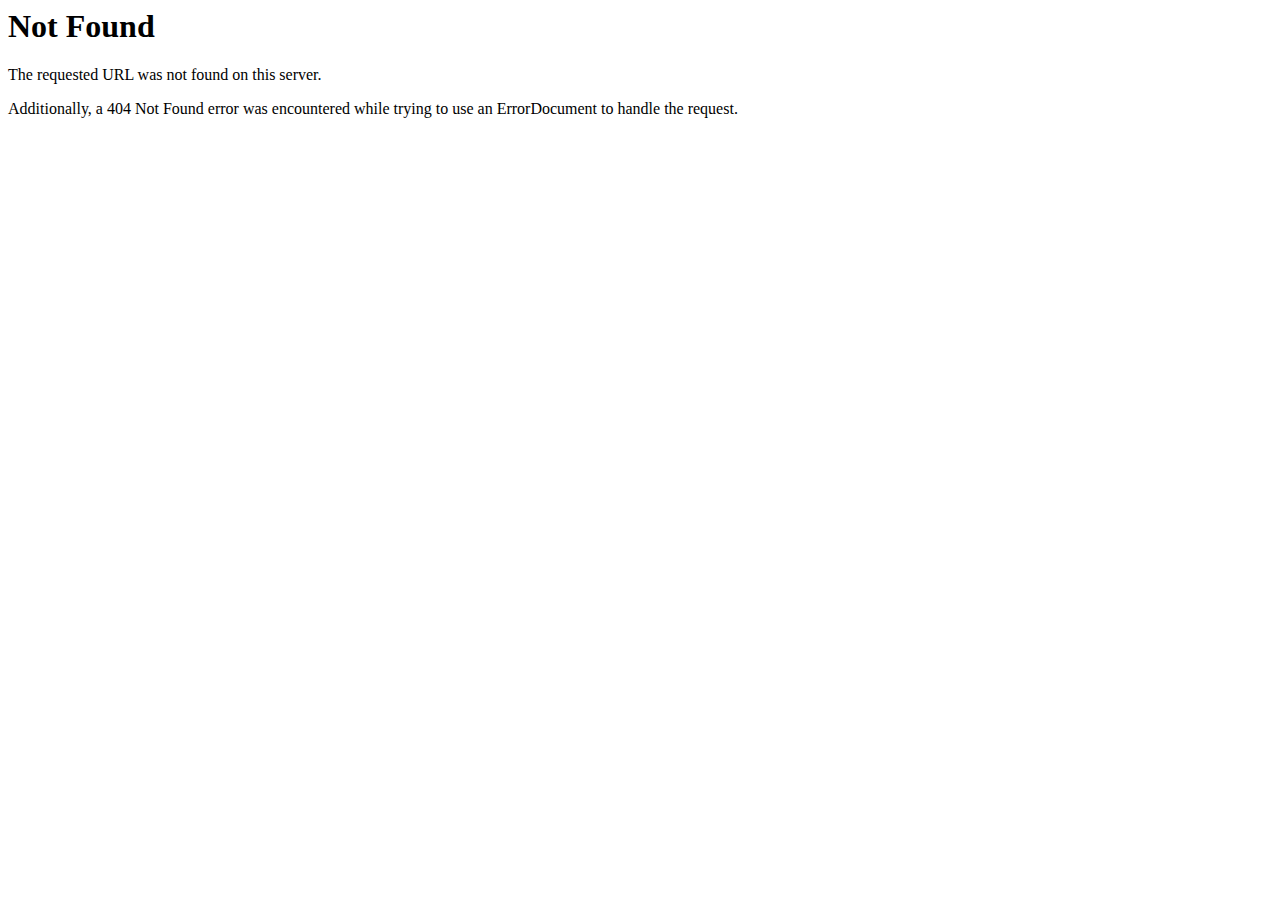
<file: app/actions.html>
<!DOCTYPE HTML PUBLIC "-//IETF//DTD HTML 2.0//EN">
<html>
<!-- Mirrored from libero-drop.com/app/actions.html by HTTrack Website Copier/3.x [XR&CO'2014], Tue, 29 Mar 2022 20:56:07 GMT -->
<head>
<title>404 Not Found</title>
</head><body>
<h1>Not Found</h1>
<p>The requested URL was not found on this server.</p>
<p>Additionally, a 404 Not Found
error was encountered while trying to use an ErrorDocument to handle the request.</p>
</body>
<!-- Mirrored from libero-drop.com/app/actions.html by HTTrack Website Copier/3.x [XR&CO'2014], Tue, 29 Mar 2022 20:56:07 GMT -->
</html>
</file>
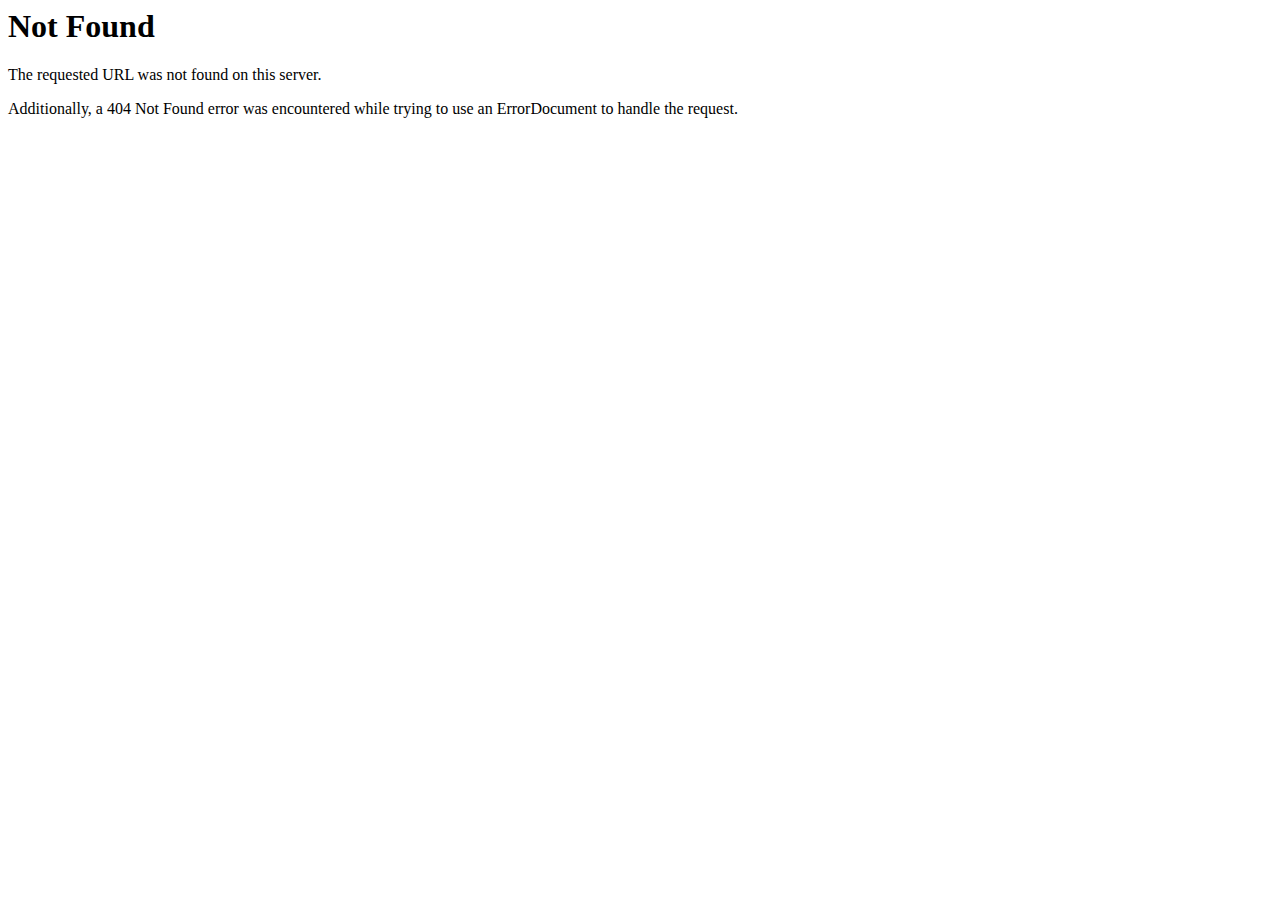
<file: app/connect.html>
<!DOCTYPE HTML PUBLIC "-//IETF//DTD HTML 2.0//EN">
<html><head>
<title>404 Not Found</title>
</head><body>
<h1>Not Found</h1>
<p>The requested URL was not found on this server.</p>
<p>Additionally, a 404 Not Found
error was encountered while trying to use an ErrorDocument to handle the request.</p>
</body></html>
</file>
<file: www-player.css>
﻿@charset "UTF-8";.html5-video-player{position:relative;width:100%;height:100%;overflow:hidden;z-index:0;outline:0;font-family:"YouTube Noto",Roboto,Arial,Helvetica,sans-serif;color:#eee;text-align:left;direction:ltr;font-size:11px;line-height:1.3;-webkit-font-smoothing:antialiased;-webkit-tap-highlight-color:rgba(0,0,0,0);touch-action:manipulation}.html5-video-player,.ytp-contextmenu{-ms-high-contrast-adjust:none;forced-color-adjust:none}.html5-video-player:not(.ytp-transparent),.html5-video-player.unstarted-mode,.html5-video-player.ad-showing,.html5-video-player.ended-mode{background-color:#000}.ytd-video-masthead-ad-primary-video-renderer .html5-video-player:not(.ytp-transparent),.ytd-video-masthead-ad-primary-video-renderer .html5-video-player.unstarted-mode,.ytd-video-masthead-ad-primary-video-renderer .html5-video-player.ad-showing,.ytd-video-masthead-ad-primary-video-renderer .html5-video-player.ended-mode{background-color:transparent}.ytp-big-mode{font-size:17px}.ytp-autohide{cursor:none}.html5-video-player a{color:inherit;text-decoration:none;-webkit-transition:color .1s cubic-bezier(0,0,.2,1);transition:color .1s cubic-bezier(0,0,.2,1);outline:0}.html5-video-player a:hover{color:#fff;-webkit-transition:color .1s cubic-bezier(.4,0,1,1);transition:color .1s cubic-bezier(.4,0,1,1)}.ytp-probably-keyboard-focus a:focus{-webkit-box-shadow:inset 0 0 0 2px rgba(27,127,204,.8);box-shadow:inset 0 0 0 2px rgba(27,127,204,.8)}.html5-video-player h1,.html5-video-player h2{margin:0}.html5-video-player svg{pointer-events:none}.html5-video-player:not(.ytp-touch-mode) ::-webkit-scrollbar{width:10px;background-color:#424242}.ytp-big-mode:not(.ytp-touch-mode) ::-webkit-scrollbar{width:15px}.html5-video-player:not(.ytp-touch-mode) ::-webkit-scrollbar-track{background-color:#424242}.html5-video-player:not(.ytp-touch-mode) ::-webkit-scrollbar-thumb{background-color:#8e8e8e;border:1px solid #424242;border-radius:5px}.ytp-big-mode:not(.ytp-touch-mode) ::-webkit-scrollbar-thumb{border-radius:8px}.html5-video-container{z-index:10;position:relative}.ytp-embed-error .html5-video-container{display:none}.html5-main-video{position:absolute;top:0;left:0;width:100%;height:100%;outline:0}.ytp-fit-cover-video .html5-main-video{-o-object-fit:cover;object-fit:cover}.html5-main-video[data-no-fullscreen=true]::-webkit-media-controls-fullscreen-button{display:none}.html5-main-video:not([controls])::-webkit-media-controls,.html5-main-video:not([controls])::-webkit-media-controls-start-playback-button{display:none}.html5-main-video::-webkit-media-controls-timeline{display:inline}.unstarted-mode .html5-main-video::-webkit-media-controls-start-playback-button{display:none}@media screen and (max-width:325px){.html5-main-video::-webkit-media-controls-wireless-playback-picker-button{display:none}}.html5-main-video::-webkit-media-controls-current-time-display,.html5-main-video::-webkit-media-controls-time-remaining-display{display:-webkit-flex}.ytp-player-content{position:absolute;left:0;right:0;top:48px;bottom:61px;-webkit-transition:bottom .25s cubic-bezier(0,0,.2,1),top .25s cubic-bezier(0,0,.2,1);transition:bottom .25s cubic-bezier(0,0,.2,1),top .25s cubic-bezier(0,0,.2,1)}.ytp-small-mode .ytp-player-content{bottom:49px}.ytp-embed .ytp-player-content{bottom:53px}.ytp-embed:not(.ad-showing) .ytp-player-content:not(.ytp-upnext){top:60px}.ytp-big-mode .ytp-player-content{top:69px;bottom:70px}.ytp-big-mode.ytp-embed:not(.ad-showing) .ytp-player-content:not(.ytp-upnext){top:89px}.ytp-player-content.ytp-iv-player-content,.ytp-player-content.ytp-timely-actions-content{left:12px;right:12px}.ytp-branding-shown .ytp-player-content.ytp-timely-actions-content{right:calc(22px + var(--branding-image-width))}.ytp-big-mode .ytp-player-content.ytp-iv-player-content,.ytp-big-mode .ytp-player-content.ytp-timely-actions-content{left:24px;right:24px}.ytp-branding-shown.ytp-big-mode .ytp-player-content.ytp-timely-actions-content{right:calc(22px + var(--branding-image-width))}.ytp-autohide .ytp-player-content:not(.html5-endscreen),.ytp-autohide .ytp-player-content:not(.ytp-upnext),.ytp-hide-info-bar .ytp-player-content{top:0;-webkit-transition:bottom .1s cubic-bezier(.4,0,1,1),top .1s cubic-bezier(.4,0,1,1);transition:bottom .1s cubic-bezier(.4,0,1,1),top .1s cubic-bezier(.4,0,1,1)}.ytp-autohide .ytp-ypc-player-content,.ytp-hide-controls .ytp-player-content{bottom:0}.ytp-autohide:not(.ytp-ad-overlay-open) .ytp-iv-player-content,.ytp-hide-controls .ytp-iv-player-content,.ytp-autohide:not(.ytp-ad-overlay-open) .ytp-timely-actions-content,.ytp-hide-controls .ytp-timely-actions-content{bottom:12px}.ytp-timely-actions-overlay{position:absolute;bottom:0;right:0;z-index:35;opacity:1;-webkit-transition:opacity .25s cubic-bezier(0,0,.2,1);transition:opacity .25s cubic-bezier(0,0,.2,1);-webkit-transition-delay:.33s;transition-delay:.33s}.ytp-ad-overlay-open .ytp-player-content{bottom:151px}.ytp-small-mode.ytp-ad-overlay-open .ytp-player-content{bottom:139px}.ytp-embed.ytp-ad-overlay-open .ytp-player-content{bottom:143px}.ytp-big-mode.ytp-autohide:not(.ytp-ad-overlay-open) .ytp-iv-player-content,.ytp-big-mode.ytp-hide-controls .ytp-iv-player-content,.ytp-big-mode.ytp-autohide:not(.ytp-ad-overlay-open) .ytp-timely-actions-content,.ytp-big-mode.ytp-hide-controls .ytp-timely-actions-content{bottom:24px}.ytp-big-mode.ytp-ad-overlay-open .ytp-player-content{bottom:160px}.ytp-button{border:none;background-color:transparent;padding:0;color:inherit;text-align:inherit;font-size:100%;font-family:inherit;cursor:default;line-height:inherit}.ytp-button:focus,.ytp-button{outline:0}.ytp-button::-moz-focus-inner{padding:0;border:0}.html5-video-player .ytp-button[aria-disabled=true],.html5-video-player .ytp-button[disabled]{opacity:.5}.ytp-button:not([aria-disabled=true]):not([disabled]):not([aria-hidden=true]){cursor:pointer}.ytp-probably-keyboard-focus .ytp-button:focus{-webkit-box-shadow:inset 0 0 0 2px rgba(27,127,204,.8);box-shadow:inset 0 0 0 2px rgba(27,127,204,.8)}.ytp-chrome-top,.ytp-chrome-bottom{position:absolute;text-shadow:0 0 2px rgba(0,0,0,.5)}.ytp-dni .ytp-chrome-bottom{text-shadow:none}.ytp-chrome-top{display:-webkit-flex;display:-webkit-box;display:flex;-webkit-flex-wrap:nowrap;flex-wrap:nowrap;-webkit-box-pack:end;-webkit-justify-content:flex-end;justify-content:flex-end;left:12px;right:12px;top:0;z-index:58}.ytp-shorts-mode .ytp-chrome-top{-webkit-box-orient:vertical;-webkit-box-direction:normal;-webkit-flex-direction:column;flex-direction:column;right:0}.ytp-gvn .ytp-chrome-top,.ytp-gvn.ytp-big-mode .ytp-chrome-top{top:20px}.ytp-chrome-bottom{bottom:0;height:48px;width:100%;z-index:59;padding-top:3px;text-align:left;direction:ltr}.ytp-small-mode .ytp-chrome-bottom{height:36px}.ytp-embed .ytp-chrome-bottom{height:40px}.ytp-embed.ytp-embed-mobile .ytp-chrome-bottom,.ytp-embed.ytp-embed-mobile.ytp-small-mode .ytp-chrome-bottom,.ytp-embed.ytp-embed-mobile .ytp-chrome-bottom .ytp-chrome-controls,.ytp-embed.ytp-embed-mobile.ytp-small-mode .ytp-chrome-bottom .ytp-chrome-controls{height:48px}.ytp-big-mode .ytp-chrome-bottom{height:54px;padding-top:4px}.ytp-chrome-top .ytp-button,.ytp-small-mode .ytp-chrome-controls .ytp-button,.ytp-small-mode .ytp-replay-button{opacity:.9;display:inline-block;width:36px;-webkit-transition:opacity .1s cubic-bezier(.4,0,1,1);transition:opacity .1s cubic-bezier(.4,0,1,1);overflow:hidden}.ytp-chrome-controls .ytp-button,.ytp-replay-button{opacity:.9;display:inline-block;width:48px;padding:0 2px;-webkit-transition:opacity .1s cubic-bezier(.4,0,1,1);transition:opacity .1s cubic-bezier(.4,0,1,1);overflow:hidden}.ytp-chrome-controls .ytp-button.ytp-mute-button{padding:6px}.ytp-chrome-controls .ytp-button.ytp-next-button{padding:0}.ytp-chrome-controls .ytp-button.ytp-miniplayer-button,.ytp-chrome-controls .ytp-button.ytp-remote-button{padding:0 4px}.ytp-embed .ytp-chrome-controls .ytp-button,.ytp-embed .ytp-replay-button{width:40px;padding:0}.ytp-embed .ytp-chrome-controls .ytp-button.ytp-mute-button,.ytp-embed .ytp-chrome-controls .ytp-button.ytp-next-button,.ytp-embed .ytp-chrome-controls .ytp-button.ytp-miniplayer-button,.ytp-embed .ytp-chrome-controls .ytp-button.ytp-remote-button{padding:0}.ytp-embed.ytp-embed-mobile .ytp-chrome-controls .ytp-button,.ytp-embed.ytp-embed-mobile.ytp-small-mode .ytp-chrome-controls .ytp-button{width:48px;height:48px}.ytp-embed-mobile .ytp-chrome-controls .ytp-button:not(.ytp-youtube-button) svg,.ytp-embed-mobile.ytp-small-mode .ytp-chrome-controls .ytp-button:not(.ytp-youtube-button) svg{width:40px;padding-left:4px}.ytp-chrome-top .ytp-button{padding-top:6px;height:42px;vertical-align:top}.ytp-big-mode .ytp-chrome-top .ytp-button{padding-top:9px;height:63px}.ytp-chrome-controls .ytp-button{height:100%}.ytp-big-mode .ytp-chrome-top .ytp-button,.ytp-big-mode .ytp-chrome-controls .ytp-button{width:54px}.ytp-prev-button::before,.ytp-play-button:not(.ytp-play-button-playlist)::before{content:"";display:block;width:12px;position:absolute;top:5px;bottom:0;left:-12px}.ytp-fullscreen-button::after{content:"";display:block;width:12px;position:absolute;top:5px;bottom:0;left:100%}.ytp-big-mode .ytp-prev-button::before,.ytp-big-mode .ytp-play-button:not(.ytp-play-button-playlist)::before{width:24px;left:-24px}.ytp-chrome-top .ytp-button:hover,.ytp-chrome-controls .ytp-button:not([aria-disabled=true]):not([disabled]):hover,.ytp-chrome-controls .ytp-button[aria-expanded=true],.ytp-chrome-controls .ytp-button[aria-pressed=true],.ytp-replay-button:hover{opacity:1;-webkit-transition:opacity .1s cubic-bezier(0,0,.2,1);transition:opacity .1s cubic-bezier(0,0,.2,1)}.ytp-svg-fill{fill:#fff}.ytp-svg-shadow{stroke:#000;stroke-opacity:.15;stroke-width:2px;fill:none}.ytp-dni .ytp-svg-shadow{display:none}.ytp-svg-shadow-fill{fill:#000;fill-opacity:.15;stroke:none}.ytp-chrome-controls .ytp-button[aria-pressed]{position:relative}.ytp-chrome-controls .ytp-button[aria-pressed]::after{content:"";display:block;position:absolute;width:0;height:3px;border-radius:3px;left:24px;bottom:9px;background-color:#f00;-webkit-transition:left .1s cubic-bezier(.4,0,1,1),width .1s cubic-bezier(.4,0,1,1);transition:left .1s cubic-bezier(.4,0,1,1),width .1s cubic-bezier(.4,0,1,1)}.ytp-cairo-refresh .ytp-chrome-controls .ytp-button[aria-pressed]::after{background-color:var(--yt-spec-red-indicator,#e1002d)}.ytp-small-mode .ytp-chrome-controls .ytp-button[aria-pressed]::after{left:18px;bottom:6px}.ytp-embed .ytp-chrome-controls .ytp-button[aria-pressed]::after{height:2px;border-radius:2px;left:20px;bottom:8px}.ytp-big-mode .ytp-chrome-controls .ytp-button[aria-pressed]::after{height:3px;border-radius:3px;left:27px;bottom:10px}.ytp-dni .ytp-chrome-controls .ytp-button[aria-pressed]::after{background-color:#fff}.ytp-chrome-controls .ytp-button[aria-pressed=true]::after{width:24px;left:12px;-webkit-transition:left .25s cubic-bezier(0,0,.2,1),width .25s cubic-bezier(0,0,.2,1);transition:left .25s cubic-bezier(0,0,.2,1),width .25s cubic-bezier(0,0,.2,1)}.ytp-small-mode .ytp-chrome-controls .ytp-button[aria-pressed=true]::after{width:18px;left:9px}.ytp-embed .ytp-chrome-controls .ytp-button[aria-pressed=true]::after{width:20px;left:10px}.ytp-big-mode .ytp-chrome-controls .ytp-button[aria-pressed=true]::after{width:27px;left:14px}.ytp-embed-mobile .ytp-chrome-controls .ytp-button[aria-pressed=true]::after,.ytp-embed-mobile.ytp-small-mode .ytp-chrome-controls .ytp-button[aria-pressed=true]::after{left:15px}.ytp-color-white .ytp-chrome-controls .ytp-button[aria-pressed]::after{background-color:#ddd}.ytp-color-party .ytp-chrome-controls .ytp-button[aria-pressed]::after{-webkit-animation:ytp-party-background-color .1s linear infinite;animation:ytp-party-background-color .1s linear infinite}.ytp-chrome-top-buttons{white-space:nowrap}.ytp-chrome-top-buttons .ytp-button{text-shadow:inherit}[dir=rtl] .ytp-shorts-mode .ytp-chrome-top-buttons{position:absolute;top:0;right:0;width:48px}.ytp-share-button:not(.ytp-share-button-visible),.ytp-copylink-button:not(.ytp-copylink-button-visible),.ytp-overflow-button:not(.ytp-overflow-button-visible){display:none}.ytp-exp-bottom-control-flexbox .ytp-chrome-controls{display:-webkit-box;display:-webkit-flex;display:flex}.ytp-chrome-controls{height:48px;line-height:48px;font-size:109%;text-align:left;direction:ltr}.ytp-small-mode .ytp-chrome-controls{height:36px;line-height:36px}.ytp-embed .ytp-chrome-controls{height:40px;line-height:40px}.ytp-big-mode .ytp-chrome-controls{height:54px;line-height:54px}:not(.ytp-exp-bottom-control-flexbox) .ytp-left-controls{float:left}.ytp-left-controls{height:100%}.ytp-exp-bottom-control-flexbox .ytp-left-controls{display:-webkit-box;display:-webkit-flex;display:flex;-webkit-box-flex:1;-webkit-flex:1;flex:1;white-space:nowrap;overflow:hidden;text-overflow:ellipsis}:not(.ytp-exp-bottom-control-flexbox) .ytp-right-controls{float:right}.ytp-right-controls{height:100%}.ytp-exp-bottom-control-flexbox .ytp-volume-area{display:-webkit-box;display:-webkit-flex;display:flex}.ytp-chrome-top,.ytp-chrome-bottom{-webkit-transition:opacity .25s cubic-bezier(0,0,.2,1);transition:opacity .25s cubic-bezier(0,0,.2,1)}.ytp-autohide .ytp-playlist-menu-button,.ytp-autohide .ytp-shorts-title-channel,.ytp-autohide .ytp-title-channel,.ytp-autohide .ytp-title,.ytp-autohide .ytp-chrome-top .ytp-watch-later-button,.ytp-autohide .ytp-chrome-top .ytp-share-button,.ytp-autohide .ytp-chrome-top .ytp-copylink-button,.ytp-autohide .ytp-chrome-top .ytp-search-button,.ytp-autohide:not(.ytp-cards-teaser-shown) .ytp-cards-button,.ytp-autohide .ytp-overflow-button,.ytp-autohide .ytp-chrome-bottom,.ytp-chrome-top[aria-hidden=true],.ytp-chrome-bottom[aria-hidden=true]{opacity:0;-webkit-transition:opacity .1s cubic-bezier(.4,0,1,1);transition:opacity .1s cubic-bezier(.4,0,1,1)}.ytp-autohide:not(.ytp-autohide-active) .ytp-playlist-menu-button,.ytp-autohide:not(.ytp-autohide-active) .ytp-shorts-title-channel,.ytp-autohide:not(.ytp-autohide-active) .ytp-title-channel,.ytp-autohide:not(.ytp-autohide-active) .ytp-title,.ytp-autohide:not(.ytp-autohide-active) .ytp-chrome-top .ytp-watch-later-button,.ytp-autohide:not(.ytp-autohide-active) .ytp-chrome-top .ytp-share-button,.ytp-autohide:not(.ytp-autohide-active) .ytp-chrome-top .ytp-search-button,.ytp-autohide:not(.ytp-autohide-active):not(.ytp-cards-teaser-shown) .ytp-cards-button,.ytp-autohide:not(.ytp-autohide-active) .ytp-overflow-button{display:none}.ytp-shorts-mode .ytp-title-channel{padding-right:8px}.ytp-gradient-top,.ytp-gradient-bottom{width:100%;position:absolute;background-repeat:repeat-x;background-image:url("09e21e0c407686fada8f091959db2a2afe67b008.png");-webkit-transition:opacity .25s cubic-bezier(0,0,.2,1);transition:opacity .25s cubic-bezier(0,0,.2,1);pointer-events:none}.ytp-big-mode .ytp-gradient-top,.ytp-big-mode .ytp-gradient-bottom{background-image:url("")}.ytp-gradient-top[aria-hidden=true],.ytp-gradient-bottom[aria-hidden=true],.ytp-autohide .ytp-gradient-top,.ytp-autohide .ytp-gradient-bottom{opacity:0;-webkit-transition:opacity .1s cubic-bezier(.4,0,1,1);transition:opacity .1s cubic-bezier(.4,0,1,1)}.ytp-autohide:not(.ytp-autohide-active) .ytp-gradient-top,.ytp-autohide:not(.ytp-autohide-active) .ytp-gradient-bottom{display:none}.ytp-gradient-top{height:48px;padding-bottom:50px;top:0;z-index:25;background-position:top}.ytp-embed-pfl.ytp-embed:not(.ad-showing) .ytp-gradient-top{height:70px;background-image:-webkit-linear-gradient(top,rgba(0,0,0,.75) 0,transparent 100%);background-image:-webkit-gradient(linear,left top,left bottom,color-stop(0,rgba(0,0,0,.75)),to(transparent));background-image:linear-gradient(to bottom,rgba(0,0,0,.75) 0,transparent 100%);padding-bottom:0}.ytp-shorts-mode.ytp-embed:not(.ad-showing) .ytp-gradient-top,.ytp-shorts-mode.ytp-big-mode.ytp-embed:not(.ad-showing) .ytp-gradient-top{height:50%;-webkit-background-size:auto 200%;background-size:auto 200%}.ytp-embed:not(.ad-showing) .ytp-gradient-top{height:49px}.ytp-big-mode .ytp-gradient-top{height:69px;padding-bottom:77px}.ytp-big-mode.ytp-embed:not(.ad-showing) .ytp-gradient-top{height:89px;padding-bottom:57px}.ytp-gradient-bottom{height:61px;padding-top:37px;bottom:0;z-index:24;background-position:bottom}.ytp-small-mode .ytp-gradient-bottom{height:49px;padding-top:49px}.ytp-embed .ytp-gradient-bottom{height:53px;padding-top:45px}.ytp-big-mode .ytp-gradient-bottom{height:70px;padding-top:76px}.ytp-hide-info-bar .ytp-chrome-top{height:0}.ytp-hide-info-bar .ytp-gradient-top,.ytp-hide-info-bar .ytp-chrome-top .ytp-shorts-title-channel,.ytp-hide-info-bar .ytp-chrome-top .ytp-title-channel,.ytp-hide-info-bar .ytp-chrome-top .ytp-title,.ytp-hide-info-bar .ytp-chrome-top .ytp-playlist-menu-button,.ytp-hide-info-bar .ytp-chrome-top .ytp-watch-later-button,.ytp-hide-info-bar .ytp-chrome-top .ytp-share-button,.ytp-hide-info-bar .ytp-chrome-top .ytp-overflow-button,.ytp-hide-controls .ytp-gradient-bottom,.ytp-hide-controls .ytp-chrome-bottom{display:none}@media screen and (-ms-high-contrast:active){.ytp-gradient-bottom,.ytp-gradient-top{background:#000;padding-bottom:0;padding-top:0}}@-webkit-keyframes ytp-party-background-color{0%{background-color:#f00}20%{background-color:#0f0}40%{background-color:#00f}60%{background-color:#f0f}80%{background-color:#ff0}100%{background-color:#0ff}}@keyframes ytp-party-background-color{0%{background-color:#f00}20%{background-color:#0f0}40%{background-color:#00f}60%{background-color:#f0f}80%{background-color:#ff0}100%{background-color:#0ff}}@-webkit-keyframes ytp-party-color{0%{color:#f00}20%{color:#0f0}40%{color:#00f}60%{color:#f0f}80%{color:#ff0}100%{color:#0ff}}@keyframes ytp-party-color{0%{color:#f00}20%{color:#0f0}40%{color:#00f}60%{color:#f0f}80%{color:#ff0}100%{color:#0ff}}@-webkit-keyframes ytp-party-fill{0%{fill:#f00}20%{fill:#0f0}40%{fill:#00f}60%{fill:#f0f}80%{fill:#ff0}100%{fill:#0ff}}@keyframes ytp-party-fill{0%{fill:#f00}20%{fill:#0f0}40%{fill:#00f}60%{fill:#f0f}80%{fill:#ff0}100%{fill:#0ff}}.ytp-menu-shown .video-ads{display:none}.ytp-ssap.ytp-menu-shown .video-ads{display:block}.ytp-ad-display-override .video-ads{display:inherit}.ytp-swatch-background-color{background-color:#f00}.ytp-cairo-refresh .ytp-swatch-background-color{background-color:var(--yt-spec-static-brand-red,#f03)}.ytp-dni .ytp-swatch-background-color{background-color:#fff}.ytp-color-white .ytp-swatch-background-color{background-color:#ddd}.ytp-color-white .ytp-swatch-background-color-secondary{background-color:#aaa}.ytp-color-party .ytp-swatch-background-color,.ytp-color-party .ytp-swatch-background-color-secondary{-webkit-animation:ytp-party-background-color .1s linear infinite;animation:ytp-party-background-color .1s linear infinite}.ytp-swatch-color{color:#f00}.ytp-cairo-player .ytp-swatch-color{color:var(--yt-spec-static-brand-red,#f03)}.ytp-swatch-color-white{color:var(--yt-spec-static-overlay-text-secondary)}.ytp-premium-label{font-size:83.3333%;color:#ccc}.ytp-dni .ytp-swatch-color{color:#fff}.ytp-color-white .ytp-swatch-color{color:#ddd}.ytp-color-party .ytp-swatch-color{-webkit-animation:ytp-party-color .15s linear infinite;animation:ytp-party-color .15s linear infinite}@media print{.html5-video-player:not(.ytp-mweb-player) *{visibility:hidden}.html5-video-player:not(.ytp-mweb-player){border:1px #000 solid;-webkit-box-sizing:border-box;box-sizing:border-box}:not(.ytp-mweb-player) .ytp-chrome-top,:not(.ytp-mweb-player) .ytp-cued-thumbnail-overlay,:not(.ytp-mweb-player) .ytp-large-play-button{opacity:1!important;display:block!important;visibility:visible!important}:not(.ytp-mweb-player) .ytp-title,:not(.ytp-mweb-player) .ytp-title *,:not(.ytp-mweb-player) .ytp-large-play-button *{color:#000!important;visibility:visible!important}}.ytp-player-in-bar-disable-ui>:not(.html5-video-container){display:none;pointer-events:none}.ytp-ad-module{width:100%;height:100%}.ytp-player-minimized.ytp-miniplayer-alternate-ui .ytp-ad-player-overlay-layout{height:calc(100% - 12px);top:0}.video-ad-status-bar{position:absolute;bottom:61px;z-index:37;width:100%;background-color:#000;opacity:.7;display:none}.ytp-embed .video-ad-status-bar{bottom:53px}.ytp-big-mode .video-ad-status-bar{bottom:70px}.ytp-hide-controls .video-ad-status-bar{bottom:0}.ad-showing .video-ad-status-bar{display:block}.ad-showing.ytp-autohide .video-ad-status-bar,.ad-showing.ytp-hide-controls .video-ad-status-bar{bottom:0}.video-ad-label{display:block;margin-bottom:5px}.ad-showing .ad-video{position:absolute}.ad-showing .ad-video{top:0}.html5-video-player .video-click-tracking,.html5-video-player .video-stream{display:block;width:100%;height:100%;position:absolute}.html5-video-player .ad-container-single-media-element-annotations{position:absolute;z-index:37}.html5-video-player .ad-container-single-media-element-annotations-workaround{z-index:37}.html5-video-player .ad-overlay{position:absolute;bottom:61px;width:100%;-webkit-transition:bottom .25s cubic-bezier(0,0,.2,1),opacity .25s cubic-bezier(0,0,.2,1);transition:bottom .25s cubic-bezier(0,0,.2,1),opacity .25s cubic-bezier(0,0,.2,1)}.ytp-embed.html5-video-player .ad-overlay{bottom:53px}.ytp-ad-overlay-closed .ad-overlay,.ytp-player-minimized.ytp-ad-overlay-closed .ad-overlay{display:none}.ytp-big-mode .ad-overlay{bottom:70px}.ytp-autohide.ytp-ad-overlay-closed .ad-overlay{opacity:0;-webkit-transition:bottom .1s cubic-bezier(.4,0,1,1),opacity .1s cubic-bezier(.4,0,1,1);transition:bottom .1s cubic-bezier(.4,0,1,1),opacity .1s cubic-bezier(.4,0,1,1)}.html5-video-player .ad-overlay .video-click-tracking{display:none}.html5-video-player .ad-overlay>*:not(.ima-container){z-index:40}.html5-video-player .ad-overlay>.ima-container{z-index:auto!important}.html5-video-player .ad-overlay>.ima-container>*{z-index:40!important;position:relative}.html5-video-player:not(.ad-showing) .ad-container,.html5-video-player:not(.ad-showing):not(.ytp-ad-overlay-open) .video-ads{display:none}.iv-endcap-background{z-index:29}.html5-video-player .attribution-button{text-shadow:rgb(0,0,0) 0 0 8px,rgba(0,0,0,.9) 0 0 4px}.ytp-ad-button-text,.ytp-ad-button-icon,.ytp-ad-skip-button-text,.ytp-ad-skip-button-icon{display:inline-block}.ytp-ad-skip-button-text-centered{vertical-align:middle}.ytp-ad-player-overlay-updated-focus-style.ytp-ad-player-overlay .ytp-ad-button,.ytp-ad-player-overlay-updated-focus-style.ytp-ad-player-overlay button{outline:0}.ytp-probably-keyboard-focus .ytp-ad-player-overlay-updated-focus-style.ytp-ad-player-overlay .ytp-ad-button:focus,.ytp-probably-keyboard-focus .ytp-ad-player-overlay-updated-focus-style.ytp-ad-player-overlay button:focus{-webkit-box-shadow:inset 0 0 0 2px rgba(27,127,204,.8);box-shadow:inset 0 0 0 2px rgba(27,127,204,.8)}.ytp-ad-button-icon{height:inherit;width:inherit;pointer-events:auto}.ytp-ad-button-link{padding:0;border:none;background:transparent;font-weight:normal;font-size:inherit;text-decoration:none;-webkit-box-shadow:none;box-shadow:none}.ytp-ad-button-link:active,.ytp-ad-button-link:hover{background:transparent;text-decoration:underline;-webkit-box-shadow:none;box-shadow:none}.ytp-big-mode .ytp-ad-player-overlay-instream-info,.ytp-big-mode .ytp-ad-survey-player-overlay-instream-info,.ytp-big-mode .ytp-ad-action-interstitial-instream-info{left:24px;bottom:70px}.ytp-hide-controls .ytp-ad-player-overlay-instream-info,.ytp-hide-controls .ytp-ad-survey-player-overlay-instream-info,.ytp-hide-controls .ytp-ad-action-interstitial-instream-info,.ytp-autohide .ytp-ad-player-overlay-instream-info,.ytp-autohide .ytp-ad-survey-player-overlay-instream-info,.ytp-autohide .ytp-ad-action-interstitial-instream-info,.ytp-iv-drawer-open .ytp-ad-player-overlay-instream-info,.ytp-iv-drawer-open .ytp-ad-survey-player-overlay-instream-info,.ytp-iv-drawer-open .ytp-ad-action-interstitial-instream-info,.ytp-embed.ytp-hide-controls .ytp-ad-player-overlay-instream-info,.ytp-embed.ytp-hide-controls .ytp-ad-survey-player-overlay-instream-info,.ytp-embed.ytp-hide-controls .ytp-ad-action-interstitial-instream-info,.ytp-embed.ytp-autohide .ytp-ad-player-overlay-instream-info,.ytp-embed.ytp-autohide .ytp-ad-survey-player-overlay-instream-info,.ytp-embed.ytp-autohide .ytp-ad-action-interstitial-instream-info,.ytp-embed.ytp-iv-drawer-open .ytp-ad-player-overlay-instream-info,.ytp-embed.ytp-iv-drawer-open .ytp-ad-survey-player-overlay-instream-info,.ytp-embed.ytp-iv-drawer-open .ytp-ad-action-interstitial-instream-info{bottom:6px;-webkit-transition:bottom .1s cubic-bezier(.4,0,1,1);transition:bottom .1s cubic-bezier(.4,0,1,1)}.ytp-ad-player-overlay-instream-info,.ytp-ad-survey-player-overlay-instream-info,.ytp-ad-action-interstitial-instream-info{bottom:61px;cursor:default;left:18px;pointer-events:auto;position:absolute;text-shadow:0 0 4px rgba(0,0,0,.75);z-index:37;-webkit-transition:bottom .25s cubic-bezier(0,0,.2,1);transition:bottom .25s cubic-bezier(0,0,.2,1)}.ytp-embed .ytp-ad-player-overlay-instream-info,.ytp-embed .ytp-ad-survey-player-overlay-instream-info,.ytp-embed .ytp-ad-action-interstitial-instream-info{bottom:53px}.ytp-ad-clickable{cursor:pointer}.ytp-ad-player-overlay-ad-disclosure-banner{border-radius:0;bottom:auto;cursor:pointer;height:auto;left:12px;pointer-events:auto;position:absolute;top:24px;z-index:37}.ytp-big-mode .ytp-ad-player-overlay-ad-disclosure-banner{left:24px}.ytp-ad-player-overlay-flyout-cta{bottom:86px;left:12px;pointer-events:auto;position:absolute;z-index:37}.ytp-ad-player-overlay-flyout-cta-rounded{border-radius:8px;overflow:hidden}.ytp-embed .ytp-ad-player-overlay-flyout-cta{bottom:78px}.ytp-flyout-cta{background-color:transparent;cursor:pointer;text-align:left;display:-moz-flexbox;display:-webkit-flex;display:-webkit-box;display:flex;-webkit-transition:-webkit-transform .1s cubic-bezier(.4,0,1,1);transition:transform .1s cubic-bezier(.4,0,1,1),-webkit-transform .1s cubic-bezier(.4,0,1,1)}.ytp-flyout-cta-large{background-color:rgba(0,0,0,.6);padding:8px;min-width:200px}.ytp-flyout-cta:hover{background-color:transparent}.ytp-flyout-cta-large:hover{background-color:rgba(0,0,0,.7)}.ytp-flyout-cta .ytp-flyout-cta-body{background-color:rgba(255,255,255,.9);border-radius:2px;max-width:400px;overflow:hidden;padding-left:0;padding-right:0;width:100%;display:-moz-flexbox;display:-webkit-flex;display:-webkit-box;display:flex;-webkit-transition:width .2s cubic-bezier(0,0,.2,1) .5s,max-width .2s cubic-bezier(.4,0,1,1);transition:width .2s cubic-bezier(0,0,.2,1) .5s,max-width .2s cubic-bezier(.4,0,1,1)}.ytp-flyout-cta .ytp-flyout-cta-body-large{background-color:transparent;-webkit-box-orient:vertical;-webkit-box-direction:normal;-webkit-flex-direction:column;flex-direction:column;-webkit-transition:none;transition:none}.ytp-flyout-cta:hover .ytp-flyout-cta-body{background-color:rgb(255,255,255)}.ytp-flyout-cta:hover .ytp-flyout-cta-body-large{background-color:transparent}.ytp-flyout-cta .ytp-flyout-cta-text-container{max-width:250px;padding-left:58px;padding-right:20px;-webkit-box-sizing:border-box;box-sizing:border-box}.ytp-flyout-cta .ytp-flyout-cta-text-container-large{padding-right:10px}.ytp-flyout-cta .ytp-flyout-cta-headline-container{color:#333;font-weight:600;font-size:14px;margin-top:10px}.ytp-flyout-cta .ytp-flyout-cta-headline-container-dark-background{color:#ddd}.ytp-flyout-cta .ytp-flyout-cta-description-container{color:#767676;font-size:13px;margin-top:3px;margin-bottom:10px}.ytp-flyout-cta .ytp-flyout-cta-description-container-dark-background{color:#ddd}.ytp-flyout-cta .ytp-flyout-cta-description{overflow:hidden;text-overflow:ellipsis;white-space:nowrap}.ytp-flyout-cta .ytp-flyout-cta-headline{display:-webkit-box;overflow:hidden;text-overflow:ellipsis;white-space:normal;-webkit-box-orient:vertical;-webkit-line-clamp:2}.ytp-flyout-cta .ytp-flyout-cta-action-button-container{direction:ltr;line-height:56px;max-width:150px;position:static;-webkit-align-self:center;align-self:center}.ytp-flyout-cta .ytp-flyout-cta-action-button-container-large{line-height:inherit;margin:8px;min-width:100%}.ytp-flyout-cta .ytp-flyout-cta-action-button{background:#167ac6;border:solid 1px transparent;border-color:#167ac6;border-radius:2px;-webkit-box-shadow:0 1px 0 rgba(0,0,0,.05);box-shadow:0 1px 0 rgba(0,0,0,.05);color:#fff;cursor:pointer;font-size:11px;font-weight:500;height:28px;margin:0 8px 0 0;max-width:140px;overflow:hidden;padding:0 10px;text-decoration:none;text-overflow:ellipsis;vertical-align:middle;white-space:nowrap;width:inherit}.ytp-flyout-cta .ytp-flyout-cta-action-button-large{min-width:100%;color:#0f0f0f}.ytp-flyout-cta .ytp-flyout-cta-action-button:hover{background:#126db3}.ytp-flyout-cta .ytp-flyout-cta-action-button:active{background:#095b99;-webkit-box-shadow:inset 0 1px 0 rgba(0,0,0,.5);box-shadow:inset 0 1px 0 rgba(0,0,0,.5)}.ytp-flyout-cta .ytp-flyout-cta-action-button.ytp-flyout-cta-action-button-rounded{height:32px;border-radius:16px;padding:0 12px;border:none;-webkit-box-shadow:none;box-shadow:none;font-size:14px;font-family:"Roboto",Arial,sans-serif;background:#065fd4}.ytp-flyout-cta .ytp-flyout-cta-action-button.ytp-flyout-cta-action-button-rounded-large{background-color:#3ea6ff}.ytp-flyout-cta,.ytp-flyout-cta .ytp-flyout-cta-body,.ytp-flyout-cta .ytp-flyout-cta-body>div{direction:ltr;height:auto}.ytp-flyout-cta .ytp-flyout-cta-icon-container{height:100%;left:4px;overflow:visible;position:absolute;top:0;width:48px;display:-webkit-box;display:-webkit-flex;display:flex;-webkit-box-align:center;-webkit-align-items:center;align-items:center;-webkit-transform:none;-ms-transform:none;transform:none;-webkit-transition:-webkit-transform .2s cubic-bezier(0,0,.2,1);transition:transform .2s cubic-bezier(0,0,.2,1),-webkit-transform .2s cubic-bezier(0,0,.2,1)}.ytp-flyout-cta .ytp-flyout-cta-icon-container-large{left:8px;top:-26px}.ytp-flyout-cta .ytp-flyout-cta-icon.ytp-flyout-cta-icon-rounded{border-radius:50%}.ytp-flyout-cta .ytp-flyout-cta-icon{height:48px;width:48px}.ytp-flyout-cta.ytp-flyout-cta-inactive{-webkit-transition:-webkit-transform .25s cubic-bezier(0,0,.2,1);transition:transform .25s cubic-bezier(0,0,.2,1),-webkit-transform .25s cubic-bezier(0,0,.2,1);-webkit-transform:translateX(-200%);-ms-transform:translateX(-200%);transform:translateX(-200%)}.ytp-flyout-cta.ytp-flyout-cta-inactive .ytp-flyout-cta-icon-container{-webkit-transform:translateX(-200%);-ms-transform:translateX(-200%);transform:translateX(-200%)}.ytp-flyout-cta.ytp-flyout-cta-inactive .ytp-flyout-cta-body{max-width:0;width:0}.ytp-big-mode .ytp-ad-player-overlay-flyout-cta{bottom:95px}.ytp-small-mode .ytp-flyout-cta,.ytp-small-mode .ytp-flyout-cta .ytp-flyout-cta-body,.ytp-small-mode .ytp-flyout-cta .ytp-flyout-cta-body>div{height:auto;min-height:40px;max-width:190px}.ytp-small-mode .ytp-flyout-cta .ytp-flyout-cta-icon-container{height:100%;width:40px}.ytp-small-mode .ytp-flyout-cta .ytp-flyout-cta-icon{height:40px;width:40px}.ytp-small-mode .ytp-flyout-cta .ytp-flyout-cta-text-container{margin-left:6px;padding:4px 20px 4px 40px}.ytp-small-mode .ytp-flyout-cta .ytp-flyout-cta-headline-container{font-size:12px;margin-top:2px}.ytp-small-mode .ytp-flyout-cta .ytp-flyout-cta-description-container{font-size:11px;margin-top:0;margin-bottom:0}.ytp-small-mode .ytp-flyout-cta .ytp-flyout-cta-icon-container{left:0;top:0}.ytp-small-mode .ytp-flyout-cta .ytp-flyout-cta-icon-container-large{left:4px}.ytp-small-mode .ytp-flyout-cta .ytp-flyout-cta-action-button-container{display:none}.ytp-ad-simple-ad-badge,.ytp-ad-duration-remaining,.ytp-ad-info-icon-button,.ytp-ad-info-hover-text-button .ytp-ad-button,.ytp-ad-visit-advertiser-button{color:#fff;display:inline-block;font-size:12px;left:0;line-height:28px;position:relative}.ytp-ad-simple-ad-badge{margin-left:5px;opacity:.75}.ytp-ad-simple-ad-badge--clean-player{margin-left:0;opacity:1;color:#fff;font-size:12px;font-weight:700;font-family:"YouTube Noto",Roboto,arial,sans-serif;text-shadow:0 0 2px rgba(0,0,0,.5);left:0;line-height:28px;position:relative}.ytp-ad-simple-ad-badge--survey{font-weight:500}.ytp-ad-player-overlay-layout__ad-info-container .ytp-ad-simple-ad-badge{margin-left:0}.ytp-ad-duration-remaining{margin-left:3px;opacity:.75}.ytp-ad-duration-remaining--clean-player{display:-moz-flexbox;display:-webkit-flex;display:-webkit-box;display:flex;-webkit-flex-direction:row;-webkit-box-orient:horizontal;-webkit-box-direction:normal;flex-direction:row;display:-webkit-inline-box;display:-webkit-inline-flex;display:inline-flex;margin-left:0;opacity:1;color:#fff;font-size:12px;font-weight:500;font-family:"YouTube Noto",Roboto,arial,sans-serif;text-shadow:0 0 2px rgba(0,0,0,.5);left:0;line-height:28px;position:relative}.ytp-ad-duration-remaining--clean-player::before{content:"•";padding-inline:4px}.ytp-ad-duration-remaining--clean-player-with-light-shadow{text-shadow:0 0 20px rgba(0,0,0,.3)}.ytp-ad-duration-remaining--mweb{font-weight:700;margin-left:3px}.ytp-ad-duration-remaining--mweb-light{font-weight:600}.ytp-ad-duration-remaining--mweb-ios{letter-spacing:-.2px}.ytp-ad-info-hover-text-button{display:inline-block;height:28px;line-height:inherit;margin:0 5px;pointer-events:auto;position:relative;text-shadow:0 0 2px rgba(0,0,0,.5);vertical-align:middle}.ytp-ad-info-hover-text-button--clean-player{margin-right:0}.ytp-ad-info-hover-text-button .ytp-ad-hover-text-container{background:#fff;border:1px solid #aaa;border-radius:4px;bottom:30px;-webkit-box-sizing:border-box;box-sizing:border-box;color:#333;display:none;font-size:12px;left:-19px;line-height:normal;opacity:.9;padding:7px;pointer-events:auto;position:absolute;text-shadow:none;-moz-user-select:none;-ms-user-select:none;-webkit-user-select:none}.ytp-ad-info-hover-text-short{white-space:nowrap}.html5-video-player .ytp-ad-info-hover-text-button .ytp-ad-hover-text-container a{color:#167ac6}.html5-video-player .ytp-ad-info-hover-text-button .ytp-ad-hover-text-container a:hover{color:#167ac6;text-decoration:underline}.ytp-ad-info-hover-text-button:hover .ytp-ad-hover-text-container,.ytp-ad-overlay-ad-info-button-container:hover .ytp-ad-hover-text-container{display:inline-block}.ytp-ad-hover-text-callout{border-left:5px solid transparent;border-right:5px solid transparent;border-top:5px solid #fff;-webkit-box-sizing:border-box;box-sizing:border-box;display:inline-block;height:0;left:20px;overflow:visible;position:absolute;text-align:center;top:100%;width:0}.ytp-ad-info-icon-button,.ytp-ad-info-hover-text-button .ytp-ad-button{-webkit-filter:drop-shadow(0 0 2px #000);filter:drop-shadow(0 0 2px #000);height:inherit;opacity:.75;-webkit-transform:translateY(-1px);-ms-transform:translateY(-1px);transform:translateY(-1px);width:13px}.ytp-ad-info-hover-text-button .ytp-ad-hover-text-button--clean-player{opacity:1;-webkit-filter:drop-shadow(0 0 8px rgba(0,0,0,.5));filter:drop-shadow(0 0 8px rgba(0,0,0,.5))}.ytp-ad-info-hover-text-button .ytp-ad-hover-text-button--clean-player-with-light-shadow{-webkit-filter:drop-shadow(0 0 7px rgba(0,0,0,.7));filter:drop-shadow(0 0 7px rgba(0,0,0,.7))}.ytp-ad-info-icon-button:hover,.ytp-ad-info-hover-text-button .ytp-ad-button:hover{opacity:1}.ytp-ad-confirm-dialog-background,.ytp-ad-info-dialog-background,.ytp-ad-feedback-dialog-background{background:rgba(0,0,0,.8);display:table;height:100%;left:0;margin:auto;pointer-events:auto;position:absolute;top:0;width:100%;z-index:2201}.ytp-ads-tiny-mode .ytp-ad-confirm-dialog-background,.ytp-ads-tiny-mode .ytp-ad-info-dialog-background,.ytp-ads-tiny-mode .ytp-ad-feedback-dialog-background{display:block;overflow-y:scroll;overflow-x:hidden}.ytp-ad-confirm-dialog-close-overlay-button,.ytp-ad-info-dialog-close-button,.ytp-ad-feedback-dialog-close-button{height:24px;opacity:.75;cursor:pointer;position:absolute;right:14px;top:14px;width:24px}.ytp-ad-confirm-dialog-close-overlay-button:hover,.ytp-ad-info-dialog-close-button:hover,.ytp-ad-feedback-dialog-close-button:hover{opacity:1}.ytp-ad-confirm-dialog-container,.ytp-ad-info-dialog-container,.ytp-ad-feedback-dialog-container{display:table-cell;text-align:center;vertical-align:middle}.ytp-ad-confirm-dialog,.ytp-ad-info-dialog-form,.ytp-ad-feedback-dialog-form{background:white;border:1px solid black;color:#767676;display:inline-block;text-shadow:none;font-size:14px;min-width:180px;max-width:50%;padding:14px;text-align:left}.ytp-ad-info-dialog-relative-container{position:absolute;z-index:72}.ytp-ad-info-dialog-relative-container .ytp-ad-info-dialog-form{-webkit-box-shadow:0 0 15px rgba(0,0,0,.18);box-shadow:0 0 15px rgba(0,0,0,.18);border-color:#e2e2e2;max-width:none}.ytp-ad-info-dialog-form a,.ytp-ad-info-dialog-form a:hover,.ytp-ad-info-dialog-mute-button,.ytp-ad-feedback-dialog-form a,.ytp-ad-feedback-dialog-form a:hover,.ytp-ad-feedback-dialog-undo-mute-button{color:#167ac6;cursor:pointer}.ytp-ad-info-dialog-title,.ytp-ad-feedback-dialog-title{color:#333;font-family:"Roboto",Arial,sans-serif;font-weight:500;padding-bottom:8px}.ytp-ad-info-dialog-title a,.ytp-ad-feedback-dialog-title a{text-decoration:underline}ul.ytp-ad-info-dialog-ad-reasons{padding:0;margin:0;margin-bottom:8px}.ytp-ad-info-dialog-ad-reasons li{list-style:disc;list-style-position:outside;margin-left:20px}.ytp-ad-confirm-dialog-messages,.ytp-ad-info-dialog-feedback-options{margin-left:8px}label.ytp-ad-feedback-dialog-reason-label{display:block;margin:8px 0}.ytp-ad-confirm-dialog-confirm-container,.ytp-ad-info-dialog-confirm-container,.ytp-ad-feedback-dialog-confirm-container{margin-top:8px;text-align:right}.ytp-ad-confirm-dialog-cancel-button,.ytp-ad-confirm-dialog-confirm-button,.ytp-ad-info-dialog-confirm-button,.ytp-ad-feedback-dialog-confirm-button,.ytp-ad-feedback-dialog-cancel-button{background:none;border:none;font-family:"Roboto",Arial,sans-serif;font-weight:500;margin:4px 0 0 12px;padding:10px;color:#167ac6;cursor:pointer;text-transform:uppercase}.ytp-ad-confirm-dialog-confirm-button:hover,.ytp-ad-confirm-dialog-cancel-button:hover,.ytp-ad-info-dialog-confirm-button:hover,.ytp-ad-feedback-dialog-confirm-button:hover,.ytp-ad-feedback-dialog-cancel-button:hover{color:#167ac6;cursor:pointer;text-transform:uppercase}.ytp-ad-info-dialog-mute-container{margin-top:8px}.ytp-ad-info-dialog-mute-button{font-family:"Roboto",Arial,sans-serif}.ytp-ad-info-dialog-mute-button .ytp-ad-button-icon{height:16px;margin-right:5px;width:16px;vertical-align:middle}.ytp-ad-feedback-dialog-undo-mute-button{font-family:"Roboto",Arial,sans-serif;font-weight:500;margin-left:5px}.ytp-ad-feedback-dialog-undo-mute-button .ytp-ad-button-text{text-decoration:underline}.ytp-ad-visit-advertiser-button{line-height:inherit;font-family:"Roboto",Arial,sans-serif;margin-left:5px;text-shadow:0 0 4px rgba(0,0,0,.75)}.ytp-ad-visit-advertiser-button::before{content:"";cursor:pointer;position:absolute;left:-2px;right:-2px;top:-7px;bottom:-8px}.ytp-ad-visit-advertiser-button .ytp-ad-button-text{color:rgba(255,255,255,.75);cursor:pointer;font-size:12px;margin:-4px 3px -2px 0;padding:5px 0;text-decoration:none;vertical-align:baseline}.ytp-ad-visit-advertiser-button:hover .ytp-ad-button-text{color:rgb(255,255,255);text-decoration:underline}.ytp-ad-visit-advertiser-button .ytp-ad-button-icon{cursor:pointer;-webkit-filter:drop-shadow(0 0 2px #000);filter:drop-shadow(0 0 2px #000);height:10px;opacity:.75;width:10px;-webkit-transform:translate(0,1px);-ms-transform:translate(0,1px);transform:translate(0,1px)}.ytp-ad-visit-advertiser-button:hover .ytp-ad-button-icon{opacity:1}.ytp-big-mode .ytp-ad-preview-container,.ytp-big-mode .ytp-ad-skip-button-container{bottom:95px}.ytp-big-mode .ytp-ad-instream-user-sentiment-container{bottom:156px}.ytp-hide-controls .ytp-ad-preview-container,.ytp-hide-controls .ytp-ad-skip-button-container,.ytp-embed.ytp-hide-controls .ytp-ad-preview-container,.ytp-embed.ytp-hide-controls .ytp-ad-skip-button-container{bottom:25px}.ytp-hide-controls .ytp-ad-instream-user-sentiment-container{bottom:86px}.ytp-ads-tiny-mode .ytp-ad-player-overlay-instream-user-sentiment .ytp-ad-instream-user-sentiment-container{bottom:70px}.ytp-settings-shown .ytp-ad-preview-container,.ytp-settings-shown .ytp-ad-skip-button-container,.ytp-settings-shown .ytp-ad-instream-user-sentiment-container{opacity:.4;pointer-events:none;z-index:37}.ytp-settings-shown .ytp-ad-instream-user-sentiment-container .ytp-ad-toggle-button-label{pointer-events:none}.ytp-ad-message-overlay{position:absolute;width:100%;height:100%;bottom:0;left:0;pointer-events:none;z-index:37}.ytp-ad-preview-slot,.ytp-ad-skip-ad-slot,.ytp-ad-message-slot{text-shadow:0 0 4px rgba(0,0,0,.75);pointer-events:auto;z-index:37}.ytp-ad-preview-container,.ytp-ad-skip-button-container,.ytp-ad-message-container{bottom:86px;display:inline-block;position:absolute;right:0;z-index:1000}.ytp-embed .ytp-ad-preview-container,.ytp-embed .ytp-ad-skip-button-container,.ytp-embed .ytp-ad-message-container{bottom:78px}.ytp-ad-message-container{bottom:86px;display:inline-block;position:absolute;color:#fff;cursor:pointer;opacity:1;right:0;z-index:1000}.ytp-embed .ytp-ad-message-container{bottom:78px}.ytp-ad-preview-container,.ytp-ad-message-container{-webkit-transition:opacity .4s cubic-bezier(0,0,.2,1);transition:opacity .4s cubic-bezier(0,0,.2,1);background:rgba(0,0,0,.4);cursor:default}.ytp-ad-preview-container-detached{margin-right:12px;border-radius:4px;overflow:hidden;background:rgba(0,0,0,.6);height:36px}.ytp-ad-preview-container-detached::before{content:"";display:inline-block;height:100%;vertical-align:middle}.ytp-ad-skip-button-container{-webkit-transition:opacity .5s cubic-bezier(0,0,.2,1);transition:opacity .5s cubic-bezier(0,0,.2,1);cursor:pointer;opacity:.7;pointer-events:auto}.ytp-ad-skip-button-container-detached{margin-right:12px;opacity:1}.ytp-ad-preview-container[aria-hidden=true],.ytp-ad-skip-button-container[aria-hidden=true],.ytp-ad-message-container[aria-hidden=true]{opacity:0;-webkit-transition:opacity .1s cubic-bezier(.4,0,1,1);transition:opacity .1s cubic-bezier(.4,0,1,1)}.ytp-ad-preview-text{display:inline-block;font-size:12px;height:30px;letter-spacing:.1px;min-width:82px;padding:11px 10px;text-align:center;vertical-align:middle;white-space:pre;width:auto}.ytp-ad-preview-text-modern{display:inline-block;font-family:"Roboto",Arial,sans-serif;color:rgb(255,255,255);font-size:12px;font-weight:400;letter-spacing:.1px;padding:0 8px;text-align:center;vertical-align:middle;white-space:pre;width:auto}.ytp-ad-message-text{display:inline-block;font-size:16px;height:52px;line-height:52px;letter-spacing:.1px;min-width:80px;padding:0 20px;text-align:center;vertical-align:middle;white-space:pre;width:auto}.ytp-ad-preview-image{display:inline-block;vertical-align:middle}.ytp-ad-preview-image>.ytp-ad-image{display:block;width:92px;height:52px}.ytp-ad-preview-image-modern{display:inline-block;vertical-align:middle}.ytp-ad-preview-image-modern>.ytp-ad-image{display:block;height:36px;width:65px}.countdown-next-to-thumbnail .ytp-ad-preview-text{font-size:14px;font-weight:500;height:auto;min-width:0;padding:0 8px}.countdown-next-to-thumbnail .ytp-ad-image{height:41px;width:73px}.modern-countdown-next-to-thumbnail .ytp-ad-preview-text-modern{font-size:14px;font-weight:400;height:auto;min-width:0;padding:0 8px}.modern-countdown-next-to-thumbnail .ytp-ad-preview-text-modern-postroll{padding:0 14px}.modern-countdown-next-to-thumbnail .ytp-ad-image{height:36px;width:65px}.ytp-ad-skip-button{background:rgba(0,0,0,.7);border:1px solid rgba(255,255,255,.5);border-right:0;-webkit-box-sizing:content-box;box-sizing:content-box;color:#fff;direction:ltr;font-size:18px;line-height:normal;min-width:0;padding:10px 6px 8px 10px;width:auto;text-align:center;cursor:pointer}.ytp-ad-skip-button:hover{background:rgba(0,0,0,.9);border:1px solid rgb(255,255,255);border-right:0}.ytp-ad-skip-button-icon{height:36px;width:36px;display:inline-block;vertical-align:middle;margin:-14px -6px -12px -4px}.ytp-ad-skip-button-modern{background:rgba(0,0,0,.6);-webkit-box-sizing:content-box;box-sizing:content-box;color:#fff;direction:ltr;font-family:"Roboto",Arial,sans-serif;font-size:14px;font-weight:500;height:36px;line-height:normal;min-width:0;padding:0 6px 0 16px;width:auto;text-align:center;border-radius:18px;cursor:pointer}.ytp-ad-skip-button-modern:hover{background:-webkit-gradient(linear,left top,left bottom,from(rgba(255,255,255,.2)),to(rgba(255,255,255,.2))),-webkit-gradient(linear,left top,left bottom,from(rgb(15,15,15)),to(rgb(15,15,15)));background:-webkit-linear-gradient(rgba(255,255,255,.2),rgba(255,255,255,.2)),-webkit-linear-gradient(rgb(15,15,15),rgb(15,15,15));background:linear-gradient(rgba(255,255,255,.2),rgba(255,255,255,.2)),linear-gradient(rgb(15,15,15),rgb(15,15,15))}.ytp-ad-skip-button-container .ytp-ad-skip-button-modern:focus{background:rgb(15,15,15);outline:none;-webkit-box-shadow:none;box-shadow:none}.ytp-ad-skip-button-container .ytp-ad-skip-button-modern:focus-visible{background:#fff;-webkit-box-shadow:0 0 0 2px #0f0f0f;box-shadow:0 0 0 2px #0f0f0f;color:#0f0f0f}.ytp-ad-skip-button-icon-modern{height:36px;width:36px;display:inline-block;vertical-align:middle}.ytp-ad-skip-button-modern:focus-visible .ytp-ad-skip-button-icon-modern svg path{fill:#0f0f0f}.html5-video-player .ytp-ad-overlay-slot{position:absolute;bottom:61px;width:100%;-webkit-transition:bottom .25s cubic-bezier(0,0,.2,1),opacity .25s cubic-bezier(0,0,.2,1);transition:bottom .25s cubic-bezier(0,0,.2,1),opacity .25s cubic-bezier(0,0,.2,1);z-index:37}.ytp-embed.html5-video-player .ytp-ad-overlay-slot{bottom:53px}.ytp-big-mode .ytp-ad-overlay-slot{bottom:70px}.ytp-autohide.ytp-ad-overlay-closed .ytp-ad-overlay-slot{opacity:0;-webkit-transition:bottom .1s cubic-bezier(.4,0,1,1),opacity .1s cubic-bezier(.4,0,1,1);transition:bottom .1s cubic-bezier(.4,0,1,1),opacity .1s cubic-bezier(.4,0,1,1)}.ytp-ad-overlay-container{text-align:center}.ytp-ad-overlay-container .ytp-ad-overlay-image img,.ytp-ad-overlay-container .ytp-ad-text-overlay,.ytp-ad-overlay-container .ytp-ad-enhanced-overlay{border-radius:8px}.ytp-ad-text-overlay{height:63px;background-color:rgba(0,0,0,.6);border:1px solid rgba(0,0,0,.6);min-width:320px;margin:auto;max-width:440px;padding-left:10px;position:relative;text-align:left}.ytp-ad-text-overlay:hover{border:1px solid rgb(58,58,58)}.ytp-ad-overlay-title{cursor:pointer;color:#fff;display:block;font:bold 14px arial,sans-serif;margin:7px 22px 0 0;overflow:hidden;padding-bottom:4px;text-overflow:ellipsis;text-shadow:rgb(0,0,0) 0 -1px 0;white-space:nowrap}.ytp-ad-text-overlay:hover .ytp-ad-overlay-title{text-decoration:underline}.ytp-ad-overlay-desc{color:#fff;font:12px arial,sans-serif;margin-bottom:2px;margin-top:-3px;overflow:hidden;text-overflow:ellipsis;white-space:nowrap}.ytp-ad-image-overlay{min-width:320px;margin:auto;position:relative}.ytp-ad-overlay-image{cursor:pointer;display:block}.ytp-ad-image-overlay:hover{text-decoration:underline}.ytp-ad-overlay-link{cursor:pointer;bottom:9px;color:#eade90;font:11px arial,sans-serif;position:static;text-decoration:none;text-shadow:rgb(0,0,0) 0 -1px 0}.ytp-ad-overlay-link.ytp-ad-overlay-link-inline-block{display:inline-block}.ytp-ad-overlay-ad-info-button-container{color:#fff;cursor:pointer;height:15px;padding:6px 1px 10px 20px;pointer-events:auto;position:absolute;right:21px;top:0;width:15px}.ytp-ad-overlay-ad-info-button-container .ytp-ad-info-hover-text-button{height:inherit;width:inherit;margin:0;vertical-align:baseline}.ytp-ad-overlay-ad-info-button-container .ytp-ad-hover-text-container{background-color:rgba(0,0,0,.6);border:1px solid rgba(0,0,0,.6);color:#fff;font-weight:500;opacity:1}.ytp-ad-overlay-ad-info-button-container .ytp-ad-button{cursor:pointer;fill-opacity:.8;height:inherit;opacity:.9;width:inherit;-webkit-filter:none;filter:none;line-height:normal;-webkit-transform:none;-ms-transform:none;transform:none;vertical-align:top}.ytp-ad-overlay-close-container{cursor:pointer;height:15px;margin:0;padding:6px 6px 10px 1px;position:absolute;right:0;top:0;width:15px}.ytp-ad-overlay-close-button{border:0;cursor:pointer;padding:0;fill-opacity:.8;float:right;height:inherit;opacity:.9;width:inherit}.ytp-ad-text-overlay .ytp-ad-overlay-ad-info-button-container .ytp-ad-button svg,.ytp-ad-text-overlay .ytp-ad-overlay-close-button svg{background:#000;fill:#fff}.ytp-ad-image-overlay .ytp-ad-overlay-ad-info-button-container .ytp-ad-button svg,.ytp-ad-image-overlay .ytp-ad-overlay-close-button svg{background:#fff;fill:#757575}.ytp-ad-image-overlay .ytp-ad-overlay-close-button path{fill:inherit}.ytp-ad-overlay-ad-info-button-container:hover .ytp-ad-button,.ytp-ad-overlay-close-container:hover .ytp-ad-overlay-close-button{fill-opacity:1}.ytp-ad-overlay-attribution{bottom:8px;color:#888;cursor:pointer;font:11px arial,sans-serif;position:absolute;right:1px;padding:4px;-webkit-transition:color .1s cubic-bezier(.4,0,1,1);transition:color .1s cubic-bezier(.4,0,1,1)}.ytp-ad-overlay-attribution:hover{color:#fff;-webkit-transition:color .1s cubic-bezier(0,0,.2,1);transition:color .1s cubic-bezier(0,0,.2,1)}.ytp-ad-image-overlay .ytp-ad-overlay-attribution{color:inherit;text-shadow:rgb(0,0,0) 0 0 8px,rgba(0,0,0,.9) 0 0 4px}.ytp-ad-overlay-text-image{float:left}.ytp-ad-overlay-text-image img{-webkit-box-shadow:rgba(0,0,0,.498039) 0 3px 5px;box-shadow:rgba(0,0,0,.498039) 0 3px 5px;height:57px;margin:2px 10px 0 0;width:auto;min-width:57px}.ytp-ad-action-interstitial{background-size:cover;-moz-background-size:cover;-webkit-background-size:cover;background:white;height:100%;left:0;position:absolute;top:0;width:100%;z-index:64}.ytp-ad-action-interstitial-background-container{width:100%;height:100%;z-index:65;border:none}.ytp-ad-action-interstitial-background{background-size:cover;-moz-background-size:cover;-webkit-background-size:cover;-webkit-transition:opacity .25s cubic-bezier(0,0,.2,1);transition:opacity .25s cubic-bezier(0,0,.2,1);background-position:center center;width:100%;height:100%;border:none;display:block}.ytp-ad-action-interstitial-slot{pointer-events:none;background-color:rgba(255,255,255,.9);bottom:0;left:0;position:absolute;right:0;top:0;z-index:65}.ytp-ad-action-interstitial-card{-webkit-transform:translateY(-50%);-ms-transform:translateY(-50%);transform:translateY(-50%);display:block;left:50%;margin-left:-140px;position:absolute;text-align:center;top:50%;width:280px}.ytp-ads-tiny-mode .ytp-ad-action-interstitial-card{margin-left:-90px;width:180px}.ytp-ad-action-interstitial-card.ytp-ad-action-interstitial-card-unified{margin-left:-215px;width:430px;padding:0 16px;-webkit-box-sizing:border-box;box-sizing:border-box}.ytp-small-mode .ytp-ad-action-interstitial-card.ytp-ad-action-interstitial-card-unified{margin-left:0;left:0;text-align:left;width:245px;padding:0 0 0 16px;-webkit-box-sizing:content-box;box-sizing:content-box}.ytp-ad-action-interstitial-headline-container{cursor:pointer;pointer-events:auto}.ytp-ad-action-interstitial-headline-container.ytp-ad-action-interstitial-headline-container-unified{width:-webkit-fit-content;width:-moz-fit-content;width:fit-content;margin:0 auto;padding:28px 0 10px}.ytp-small-mode .ytp-ad-action-interstitial-headline-container.ytp-ad-action-interstitial-headline-container-unified{width:-webkit-fit-content;width:-moz-fit-content;width:fit-content;margin:0 auto 0 0;padding:10px 0}.ytp-ad-action-interstitial-headline{color:#333;display:inline-block;font-size:20px;max-height:2.2em;overflow:hidden;padding-top:10px}.ytp-small-mode .ytp-ad-action-interstitial-headline{font-size:16px;max-height:2.2em;padding-top:8px}.ytp-ads-tiny-mode .ytp-ad-action-interstitial-headline{font-size:14px;padding-top:4px}.ytp-ad-action-interstitial-description-container{cursor:pointer;pointer-events:auto;white-space:nowrap}.ytp-ad-action-interstitial-description-container.ytp-ad-action-interstitial-description-container-unified{white-space:normal;width:-webkit-fit-content;width:-moz-fit-content;width:fit-content;margin:0 auto;padding:6px 0 22px}.ytp-small-mode .ytp-ad-action-interstitial-description-container.ytp-ad-action-interstitial-description-container-unified{display:none}.ytp-ad-action-interstitial-description{color:#767676;display:inline-block;font-size:13px;font-weight:500;max-height:1.1em;overflow:hidden;text-overflow:ellipsis;width:100%;padding-bottom:10px}.ytp-small-mode .ytp-ad-action-interstitial-description{font-size:12px;padding-bottom:8px}.ytp-ads-tiny-mode .ytp-ad-action-interstitial-description{padding-bottom:0}.ytp-ad-action-interstitial-action-button-container{display:inline-block}.ytp-ad-action-interstitial-action-button-container.ytp-ad-action-interstitial-action-button-container-unified{padding:6px 0}.ytp-ad-action-interstitial-action-button{pointer-events:auto;background-color:#167ac6;border:none;border-radius:2px;-webkit-box-sizing:border-box;box-sizing:border-box;color:#fff;cursor:pointer;display:inline-block;font-family:"Roboto",Arial,sans-serif;font-size:23px;height:46px;line-height:46px;min-width:164px;padding:0 20px}.ytp-small-mode .ytp-ad-action-interstitial-action-button{font-size:15px;height:36px;line-height:36px;padding:0 16px;min-width:120px}.ytp-ads-tiny-mode .ytp-ad-action-interstitial-action-button{height:24px;line-height:24px;min-width:0}.ytp-ad-action-interstitial-action-button.ytp-ad-action-interstitial-action-button-rounded{border-radius:28px;height:56px;font-size:20px;font-weight:500;line-height:28px;padding:0 24px;background-color:#065fd4}.ytp-small-mode .ytp-ad-action-interstitial-action-button.ytp-ad-action-interstitial-action-button-rounded{font-size:15px;height:36px;line-height:36px;padding:0 16px;border-radius:18px}.ytp-ads-tiny-mode .ytp-ad-action-interstitial-action-button.ytp-ad-action-interstitial-action-button-rounded{height:24px;line-height:24px;border-radius:12px}.ytp-ad-action-interstitial-image-container{cursor:pointer;display:block;margin:auto;max-width:100%;border-radius:50%;overflow:hidden;border:none;height:128px;width:128px}.ytp-ad-action-interstitial-image{pointer-events:auto;max-width:100%}.ytp-small-mode .ytp-ad-action-interstitial-image.ytp-ad-action-interstitial-image-unified{border-radius:50%}.ytp-small-mode .ytp-ad-action-interstitial-image-container{height:60px;width:60px}.ytp-ads-tiny-mode .ytp-ad-action-interstitial-image-container{height:40px;width:40px}.ytp-ad-action-interstitial-image-container.ytp-ad-action-interstitial-image-container-unified{height:64px;width:64px;pointer-events:auto}.ytp-small-mode .ytp-ad-action-interstitial-image-container.ytp-ad-action-interstitial-image-container-unified{margin-left:-6px;padding:6px;height:36px;width:36px;position:relative}.ytp-ads-tiny-mode .ytp-ad-action-interstitial-image-container.ytp-ad-action-interstitial-image-container-unified{height:24px;width:24px}.ytp-ad-action-interstitial-background-container.ytp-ad-action-interstitial-background-container-unified{-webkit-filter:blur(70px);filter:blur(70px)}.ytp-ad-action-interstitial-slot.ytp-ad-action-interstitial-slot-dark-background{background-color:rgba(50,50,50,.8)}.ytp-ad-action-interstitial-slot.ytp-ad-action-interstitial-slot-unified{inset:0;background-image:-webkit-linear-gradient(top,rgba(0,0,0,0) 50%,rgba(0,0,0,.8) 100%);background-image:-webkit-gradient(linear,left top,left bottom,color-stop(50%,rgba(0,0,0,0)),to(rgba(0,0,0,.8)));background-image:linear-gradient(to bottom,rgba(0,0,0,0) 50%,rgba(0,0,0,.8) 100%);background-color:rgba(0,0,0,.6)}.ytp-ad-action-interstitial-headline.ytp-ad-action-interstitial-headline-light{color:#fff}.ytp-ad-action-interstitial-headline.ytp-ad-action-interstitial-headline-unified{color:rgb(255,255,255);font-family:"Roboto",Arial,sans-serif;font-size:28px;font-weight:900;line-height:34px;max-height:none;overflow:hidden;padding-top:0;text-overflow:ellipsis;display:-webkit-box;-webkit-box-orient:vertical;-webkit-line-clamp:2}.ytp-small-mode .ytp-ad-action-interstitial-headline.ytp-ad-action-interstitial-headline-unified{color:rgb(255,255,255);font-family:"Roboto",Arial,sans-serif;font-size:20px;font-weight:900;line-height:24px;max-height:none;padding-top:0;overflow:hidden;text-overflow:ellipsis;display:-webkit-box;-webkit-box-orient:vertical;-webkit-line-clamp:1}.ytp-ads-tiny-mode .ytp-ad-action-interstitial-headline.ytp-ad-action-interstitial-headline-unified{font-size:16px;padding-top:12px;padding-bottom:0}.ytp-ad-action-interstitial-description.ytp-ad-action-interstitial-description-light{color:#fff}.ytp-ad-action-interstitial-description.ytp-ad-action-interstitial-description-unified{color:#aaa;font-family:"Roboto",Arial,sans-serif;font-size:16px;font-weight:400;line-height:20px;max-height:none;padding-bottom:0;overflow:hidden;text-overflow:ellipsis;display:-webkit-box;-webkit-line-clamp:1;-webkit-box-orient:vertical}.ytp-ad-action-interstitial-action-button.ytp-ad-action-interstitial-action-button-dark{background-color:rgb(62,166,255);color:rgb(15,15,15);font-family:"Roboto",Arial,sans-serif;font-weight:500;font-size:20px}.ytp-ad-action-interstitial-action-button.ytp-ad-action-interstitial-action-button-mobile-companion-size{min-width:0;font-size:14px;padding:0 16px}.ytp-ad-action-interstitial-action-button.ytp-ad-action-interstitial-action-button-unified{background-color:rgb(62,166,255);border-radius:18px;color:rgb(15,15,15);font-family:"Roboto",Arial,sans-serif;font-size:14px;font-weight:500;height:36px;line-height:18px;min-width:0;max-width:200px;padding:0 16px;position:relative}.ytp-ad-action-interstitial-action-button.ytp-ad-action-interstitial-action-button-unified::before{content:"";position:absolute;inset:-6px 0;cursor:pointer}.ytp-ad-action-interstitial-action-button.ytp-ad-action-interstitial-action-button-unified .ytp-ad-button-text{display:-webkit-box;-webkit-line-clamp:1;-webkit-box-orient:vertical;overflow:hidden;text-overflow:ellipsis}.ytp-small-mode .ytp-ad-action-interstitial-action-button.ytp-ad-action-interstitial-action-button-unified{background-color:rgb(62,166,255);border-radius:18px;color:rgb(15,15,15);font-family:"Roboto",Arial,sans-serif;font-size:14px;font-weight:500;height:36px;line-height:18px;min-width:0;max-width:150px;padding:0 16px}.ytp-ads-tiny-mode .ytp-ad-action-interstitial-action-button.ytp-ad-action-interstitial-action-button-unified{height:22px;line-height:12px}.ytp-ad-timed-pie-countdown-container{bottom:4px;display:block;left:6px;position:absolute;z-index:65}.ytp-ad-timed-pie-countdown-container.ytp-ad-timed-pie-countdown-container-upper-right{bottom:auto;left:auto;top:4px;right:6px}svg.ytp-ad-timed-pie-countdown{background:none;border-radius:50%;height:20px;opacity:.4;-webkit-transform:rotate(-90deg);-ms-transform:rotate(-90deg);transform:rotate(-90deg);width:20px}circle.ytp-ad-timed-pie-countdown-background{fill:none;stroke:none}circle.ytp-ad-timed-pie-countdown-inner{fill:none;stroke:#000;stroke-width:10px}circle.ytp-ad-timed-pie-countdown-outer{fill:none;stroke:#000;stroke-width:1}circle.ytp-ad-timed-pie-countdown-inner.ytp-ad-timed-pie-countdown-inner-light{stroke:rgba(255,255,255,.75)}circle.ytp-ad-timed-pie-countdown-outer.ytp-ad-timed-pie-countdown-outer-light{stroke:rgba(255,255,255,.75)}.ytp-ad-survey{width:auto;height:100%;background-color:white;font-family:"Roboto",Arial,sans-serif;padding:0 32px;margin:0;line-height:normal;display:-moz-flexbox;display:-webkit-flex;display:-webkit-box;display:flex;-webkit-flex-direction:column;-webkit-box-orient:vertical;-webkit-box-direction:normal;flex-direction:column}.ytp-ad-survey.relative-positioning-survey{position:relative;z-index:37}.ytp-ad-survey-questions{display:-moz-flexbox;display:-webkit-flex;display:-webkit-box;display:flex;-webkit-flex-direction:row;-webkit-box-orient:horizontal;-webkit-box-direction:normal;flex-direction:row;-webkit-flex-grow:1;-webkit-box-flex:1;flex-grow:1;-webkit-box-align:center;-webkit-align-items:center;align-items:center;-webkit-box-pack:center;-webkit-justify-content:center;justify-content:center;margin:0 auto;height:100%}.ytp-ad-survey-question{display:-moz-flexbox;display:-webkit-flex;display:-webkit-box;display:flex;-webkit-flex-direction:row;-webkit-box-orient:horizontal;-webkit-box-direction:normal;flex-direction:row;-webkit-flex-grow:1;-webkit-box-flex:1;flex-grow:1;padding-top:0;font-family:"Roboto",Arial,sans-serif}.ytp-ssap .ytp-ad-survey-questions{margin:0;background-color:#000;z-index:64}.ytp-ssap .ytp-ad-survey-question{-webkit-flex-grow:0;-webkit-box-flex:0;flex-grow:0}.ytp-ad-survey-question-background{position:absolute;top:0;left:0;background-size:cover;-moz-background-size:cover;-webkit-background-size:cover;background-position:center center;width:100%;height:100%;pointer-events:none;z-index:1}.ytp-ad-survey-question-foreground{z-index:2}.ytp-ad-survey-question-text{color:#131313;font-size:20px;text-align:left;width:302px;margin-right:48px;line-height:28px}.ytp-ad-survey-answers{right:0;top:35px;width:308px}.ytp-ad-survey-answer{height:48px}.ytp-ad-survey-answer,.ytp-ad-survey-none-of-the-above{-webkit-flex-grow:1;-webkit-box-flex:1;flex-grow:1;display:-moz-flexbox;display:-webkit-flex;display:-webkit-box;display:flex;width:100%}.ytp-ad-survey-none-of-the-above{font-size:13.7px;height:35px;padding-top:4%}.ytp-ad-survey-answers .ytp-ad-survey-none-of-the-above{padding-top:0;height:48px}.ytp-ad-survey-answer-toggle-button .ytp-ad-toggle-button-icon{width:20px;height:20px;-webkit-flex:0 0 20px;-webkit-box-flex:0;flex:0 0 20px;margin-right:12px}.ytp-ad-toggle-button-input{display:none}.ytp-ad-survey-answer-button,.ytp-ad-survey-answer-toggle-button{background:transparent;border-radius:2px;color:#606060;font-family:"Roboto",Arial,sans-serif;cursor:pointer;font-size:20px;line-height:28px;overflow:hidden;white-space:nowrap;text-overflow:ellipsis;text-align:left;border:0;display:block;width:100%;padding:0;-webkit-box-sizing:border-box;box-sizing:border-box}.ytp-ad-survey-answer-button:hover,.ytp-ad-survey-answer-toggle-button:hover{font-weight:500}.ytp-ad-survey-answer-button{margin-left:24px}.ytp-ad-survey-answer .ytp-ad-toggle-button-toggled{font-weight:500}.ytp-ad-survey-answer-toggle-button .ytp-ad-toggle-button-untoggled-icon svg path:first-of-type{fill:#606060}.ytp-ad-survey-answer-toggle-button .ytp-ad-toggle-button-toggled-icon svg path:last-of-type{fill:#045edd}.ytp-ad-toggle-button-label{display:-moz-flexbox;display:-webkit-flex;display:-webkit-box;display:flex;-webkit-flex-direction:row;-webkit-box-orient:horizontal;-webkit-box-direction:normal;flex-direction:row;-webkit-align-items:center;-webkit-box-align:center;align-items:center;-moz-justify-content:flex-start;-webkit-justify-content:flex-start;-webkit-box-pack:start;justify-content:flex-start;height:100%;pointer-events:auto;cursor:pointer}.ytp-ad-survey-player-overlay-submit{position:absolute;bottom:12px;right:0;height:52px;pointer-events:auto}.ytp-ad-survey-submit-button{background:#1b7fcc;border:0;cursor:pointer;border-radius:2px;color:white;font-size:13.7px;height:35px;margin-right:6px;padding-left:12px;padding-right:56px}.ytp-ad-survey-submit-button.ytp-ad-survey-submit-button-rounded{background:#065fd4;border-radius:18px;font-family:"Roboto",Arial,sans-serif;font-size:14px;font-weight:500;height:36px;padding-left:16px;padding-right:16px}.ytp-ad-player-overlay,.ytp-ad-survey-player-overlay,.ytp-ad-survey-question-player-overlay{position:absolute;width:100%;height:100%;bottom:0;left:0;pointer-events:none}.ytp-ad-player-overlay-skip-or-preview,.ytp-ad-survey-player-overlay-skip-or-preview{width:100%;height:100%;right:0}.ytp-ad-survey-interstitial{-webkit-box-align:center;-webkit-align-items:center;align-items:center;background-color:rgba(0,0,0,.6);-webkit-background-size:cover;background-size:cover;display:-webkit-box;display:-webkit-flex;display:flex;height:100%;font-family:"Roboto",Arial,sans-serif;opacity:1;position:absolute;width:100%;z-index:5000;-webkit-transition:opacity .5s ease;transition:opacity .5s ease}.ytp-ad-survey-interstitial[aria-hidden=true]{opacity:0;-webkit-transition:opacity .3s ease;transition:opacity .3s ease}.ytp-ad-survey-interstitial-contents{height:100%;width:100%}.ytp-ad-survey-interstitial .ytp-ad-survey-interstitial-contents{height:auto}.ytp-ad-survey-interstitial-text{margin-left:32px;margin-top:25px;position:relative;text-align:left;font-size:24px;color:#131313;width:272px}.ytp-ad-survey-interstitial-logo{background-position:center center;background-size:100% 100%;-moz-background-size:100% 100%;-webkit-background-size:100% 100%;height:25px;margin-left:32px;position:relative;width:105px}.ytp-ad-survey-interstitial-logo-image{background-repeat:no-repeat;width:100%;height:100%}.ytp-ad-survey-interstitial-action{background-color:#fff;border-radius:2px;bottom:0;-webkit-box-sizing:border-box;box-sizing:border-box;position:absolute;text-align:center;width:100%}.ytp-ad-survey-interstitial-action-button{background-color:#065fd4;border-radius:2px;color:#fff;cursor:pointer;font-size:14px;min-width:161px;padding:10px;margin-left:32px;margin-top:25px;position:relative;text-align:center;text-transform:uppercase;border:0}.ytp-ad-survey-interstitial-action-button.ytp-ad-survey-interstitial-action-button-rounded{background-color:#065fd4;border-radius:18px;height:36px;font-family:"Roboto",Arial,sans-serif;font-weight:500;min-width:0;padding-left:16px;padding-right:16px;text-transform:none}@media screen and (max-width:656px){.ytp-ad-survey-interstitial-logo{margin-left:48px;margin-top:15px}.ytp-ad-survey-interstitial-text{font-size:20px;margin-left:48px}.ytp-ad-survey-interstitial-action-button{font-size:18px;margin-left:48px}.ytp-ad-survey-interstitial-action-button.ytp-ad-survey-interstitial-action-button-rounded{font-size:14px;margin-left:48px}.ytp-ad-survey{padding:0 32px;width:auto}.ytp-ad-survey-question-text{font-size:20px;margin-right:32px;line-height:28px;width:auto}.ytp-ad-survey-answers{top:24px;width:auto}.ytp-ad-survey-answer{height:48px}.ytp-ad-survey-none-of-the-above,.ytp-ad-survey-submit-button{height:22px;font-size:10px}.ytp-ad-survey-answer-button,.ytp-ad-survey-answer-toggle-button{font-size:20px;line-height:28px}.ytp-ad-survey-answer-toggle-button .ytp-ad-toggle-button-icon{height:20px;width:20px;-webkit-flex:0 0 20px;-webkit-box-flex:0;flex:0 0 20px;margin-right:12px}.ytp-ad-survey-answers .ytp-ad-survey-none-of-the-above{height:48px}.ytp-ad-survey-player-overlay-submit{bottom:0}.ytp-ad-survey-submit-button{margin-right:4px;padding-left:10px;padding-right:40px}.ytp-ad-survey-player-overlay-instream-user-sentiment{display:none}[dir=rtl] .ytp-hide-controls .ytp-ad-preview-container{bottom:40px}}@media screen and (min-width:1294px) and (min-height:630px){.ytp-ad-survey-interstitial-text,.ytp-ad-survey-interstitial-logo,.ytp-ad-survey-interstitial-action-button{margin-left:64px}.ytp-ad-survey{width:auto;padding:0 60px}.ytp-ad-survey-question-text{font-size:24px;line-height:32px;margin-right:48px;width:354px}.ytp-ad-survey-answers{top:38px;width:390px}.ytp-ad-survey-answer{height:60px}.ytp-ad-survey-none-of-the-above,.ytp-ad-survey-submit-button{height:44px;font-size:18.2px}.ytp-ad-survey-answer-button,.ytp-ad-survey-answer-toggle-button{font-size:24px;line-height:32px}.ytp-ad-survey-answer-toggle-button .ytp-ad-toggle-button-icon{height:32px;width:32px;-webkit-flex:0 0 32px;-webkit-box-flex:0;flex:0 0 32px;margin-right:20px}.ytp-ad-survey-answers .ytp-ad-survey-none-of-the-above{height:60px}.ytp-ad-survey-player-overlay-submit{bottom:25px}.ytp-ad-survey-submit-button{margin-right:8px;padding-left:16px;padding-right:70px}}@media screen and (min-width:1720px) and (min-height:980px){.ytp-ad-survey-interstitial-text,.ytp-ad-survey-interstitial-logo,.ytp-ad-survey-interstitial-action-button{margin-left:96px}.ytp-ad-survey{width:100%;padding:0}.ytp-ad-survey-question-text{font-size:32px;line-height:43px;margin-right:80px;width:450px}.ytp-ad-survey-answers{top:57px;width:500px}.ytp-ad-survey-answer{height:76px}.ytp-ad-survey-none-of-the-above,.ytp-ad-survey-submit-button{height:67px;font-size:27.4px}.ytp-ad-survey-answer-button,.ytp-ad-survey-answer-toggle-button{font-size:32px;line-height:43px}.ytp-ad-survey-answer-toggle-button .ytp-ad-toggle-button-icon{height:32px;width:32px;-webkit-flex:0 0 32px;-webkit-box-flex:0;flex:0 0 32px;margin-right:20px}.ytp-ad-survey-answers .ytp-ad-survey-none-of-the-above{height:76px}.ytp-ad-survey-player-overlay-submit{bottom:45px}.ytp-ad-survey-submit-button{margin-right:12px;padding-left:20px;padding-right:110px}}.ytp-ad-toggle-button-tooltip{display:none}.ytp-ad-toggle-button:hover .ytp-ad-toggle-button-tooltip{display:inline-block}.ytp-ad-instream-user-sentiment-container[aria-hidden=true]{opacity:0}.ytp-ad-instream-user-sentiment-container{-webkit-transition:opacity .4s cubic-bezier(0,0,.2,1);transition:opacity .4s cubic-bezier(0,0,.2,1);background:rgba(0,0,0,.7);bottom:147px;display:inline-block;pointer-events:auto;position:absolute;right:0;z-index:37}.ytp-embed .ytp-ad-instream-user-sentiment-container{bottom:139px}.ytp-ad-instream-user-sentiment-container.ytp-ad-instream-user-sentiment-selected{-webkit-transition:opacity .5s cubic-bezier(.4,0,1,1);transition:opacity .5s cubic-bezier(.4,0,1,1);background:#4780ee}.ytp-ad-instream-user-sentiment-like-button,.ytp-ad-instream-user-sentiment-dislike-button{display:inline-block;vertical-align:middle}.ytp-ad-instream-user-sentiment-container .ytp-ad-toggle-button-icon{display:inline-block;height:22px;opacity:.8;vertical-align:middle;width:22px}.ytp-ad-instream-user-sentiment-container .ytp-ad-toggle-button-label{cursor:pointer}.ytp-ad-instream-user-sentiment-like-button .ytp-ad-toggle-button-label{padding:12px 10px 12px 20px}.ytp-ad-instream-user-sentiment-dislike-button .ytp-ad-toggle-button-label{padding:12px 20px 12px 10px}.ytp-ad-instream-user-sentiment-container .ytp-ad-toggle-button:hover .ytp-ad-toggle-button-icon{opacity:1}.ytp-ad-instream-user-sentiment-container .ytp-ad-toggle-button.ytp-ad-toggle-button-toggled .ytp-ad-toggle-button-icon{opacity:1}.ytp-ad-instream-user-sentiment-container .ytp-ad-toggle-button-tooltip{background:rgba(31,31,31,.5);color:rgb(255,255,255);font-family:"Roboto",Arial,sans-serif;font-size:14px;font-weight:500;height:18px;letter-spacing:0;margin:9px 0;padding:8px 16px;position:absolute;text-align:center;white-space:nowrap}.ytp-ad-instream-user-sentiment-container .ytp-ad-toggle-button:hover .ytp-ad-toggle-button-tooltip{bottom:46px;right:20px}.ytp-ad-player-overlay-top-bar-gradients{background-image:-webkit-linear-gradient(top,rgba(0,0,0,.75) 40%,rgba(0,0,0,0) 99%);background-image:-webkit-gradient(linear,left top,left bottom,color-stop(40%,rgba(0,0,0,.75)),color-stop(99%,rgba(0,0,0,0)));background-image:linear-gradient(to bottom,rgba(0,0,0,.75) 40%,rgba(0,0,0,0) 99%);display:-moz-flexbox;display:-webkit-flex;display:-webkit-box;display:flex;-moz-justify-content:space-between;-webkit-justify-content:space-between;-webkit-box-pack:justify;justify-content:space-between;background-color:rgba(0,0,0,0);border-bottom:none;height:40px;width:100%;opacity:.8;top:0;position:absolute;z-index:37}.ytp-ad-player-overlay-top-bar-gradients .ytp-ad-visit-advertiser-button::before{content:none}.ytp-ad-player-overlay-top-bar-gradients .ytp-ad-visit-advertiser-button{margin:auto 11px auto auto;pointer-events:auto;z-index:37}.ytp-ad-player-overlay-top-bar-gradients .ytp-ad-visit-advertiser-button .ytp-ad-button-text{font-family:"YouTube Noto",Roboto,arial,sans-serif;font-size:14px;line-height:normal;margin:auto 0;padding:0 4px 5px;text-transform:capitalize;text-shadow:1px 1px 1px rgba(0,0,0,.75);color:#fff;text-decoration:none}.ytp-ad-player-overlay-top-bar-gradients .ytp-ad-visit-advertiser-button .ytp-ad-button-icon{display:none}.ytp-ad-player-overlay-top-bar-gradients .ytp-video-ad-top-bar-title{-webkit-flex:1;-webkit-box-flex:1;flex:1;font-family:arial,sans-serif;white-space:nowrap;color:#fff;text-overflow:ellipsis;text-shadow:1px 1px 1px rgba(0,0,0,.75);text-decoration:none;overflow:hidden;pointer-events:auto;cursor:pointer;font-size:14px;max-width:50%;height:16px;line-height:normal;margin:10px 5px 5px 10px;z-index:37;opacity:.9}.ytp-video-ad-top-bar-title--clean-player{font-family:"YouTube Noto",Roboto,arial,sans-serif}.ytp-ad-clickable-element:hover{cursor:pointer}.ytp-ad-underlay{position:absolute;top:131px;left:0;height:calc(100% - 262px);width:100%;overflow:hidden}.ytp-big-mode .ytp-ad-underlay{height:calc(100% - 280px);top:140px}.ytp-small-mode .ytp-ad-underlay{height:calc(100% - 222px);top:111px}.ytp-player-minimized.ytp-menu-shown .ytp-ad-underlay{height:calc(100% - 150px);top:75px}.ytp-hide-controls .ytp-ad-underlay{height:calc(100% - 122px);top:61px}.ytp-ad-underlay-companion{height:100%;width:100%}.ytp-ad-underlay-side-container{height:100%;max-height:100%;-webkit-box-sizing:border-box;box-sizing:border-box;display:-moz-flexbox;display:-webkit-flex;display:-webkit-box;display:flex;-webkit-align-items:center;-webkit-box-align:center;align-items:center;-moz-justify-content:center;-webkit-justify-content:center;-webkit-box-pack:center;justify-content:center;-webkit-flex-direction:column;-webkit-box-orient:vertical;-webkit-box-direction:normal;flex-direction:column;padding-top:125px;padding-bottom:125px}.ytp-ad-underlay-left-container{margin-left:2%;padding-right:2%}.ytp-ad-underlay-right-container{margin-left:52.5%}.ytp-ad-underlay-image-container{border:1px solid rgba(255,255,255,.1);display:block;min-height:72px;min-width:72px;border-radius:50%;margin-bottom:16px;max-width:144px;max-height:144px;-webkit-flex-shrink:2;flex-shrink:2;cursor:pointer}.ytp-ad-underlay-image{pointer-events:auto;max-width:100%;max-height:100%;border-radius:50%}.ytp-ad-underlay-headline-container{width:100%;-webkit-flex-shrink:0;flex-shrink:0;margin-bottom:48px}.ytp-ad-underlay-headline{width:100%;height:100%;color:rgb(255,255,255);font-size:2.5vw;font-weight:bold;text-align:center;-webkit-box-orient:vertical;-webkit-line-clamp:2;display:-webkit-box;overflow:hidden;word-wrap:break-word;overflow-wrap:break-word;text-overflow:ellipsis}@media screen and (min-width:1600px){.ytp-ad-underlay-headline{font-size:40px}}.ytp-ad-underlay-description{width:100%;height:100%;color:rgba(255,255,255,.75);display:inline-block;font-size:16px;overflow:hidden;text-overflow:ellipsis;padding-bottom:40px}.ytp-ad-underlay-description-container{-webkit-flex-shrink:1;flex-shrink:1}.ytp-ad-underlay-action-button-container{display:inline-block}.ytp-ad-underlay-clickable{z-index:37}.ytp-ad-underlay-action-button{background-color:#fff;color:#030303;position:relative;text-align:center;border:0;border-radius:18px;cursor:pointer;font-size:14px;padding-left:12px;padding-right:12px;height:36px}.ytp-ad-underlay-action-button-medium{border-radius:24px;font-size:18px;padding-left:16px;padding-right:16px;height:48px}.ytp-ad-underlay-action-button-large{border-radius:32px;font-size:22px;padding-left:24px;padding-right:24px;height:64px}.ytp-ad-underlay-action-button:hover{background-color:#e9e9e9}.ytp-ad-underlay-action-button-blue{background-color:#3ea6ff;color:#030303;border-radius:2px}.ytp-ad-underlay-action-button-blue:hover{background-color:#66b8ff}.ytp-probably-keyboard-focus .ytp-ad-underlay-action-button:focus{outline:none;border:2px solid #fff;background:transparent;color:#fff}.ytp-probably-keyboard-focus .ytp-ad-underlay-action-button-blue:focus{outline:none;border:2px solid #3ea6ff;background:transparent;color:#3ea6ff}.html5-video-container-transitioning{-webkit-transition:width 1.5s,height 1.5s,left 1.5s,top 1.5s;transition:width 1.5s,height 1.5s,left 1.5s,top 1.5s}.ytp-ad-underlay-action-button-transition{z-index:-1}.color-contrast-fix.ytp-ad-survey{background-color:black}.color-contrast-fix .ytp-ad-survey-question-background{opacity:60%}.color-contrast-fix .ytp-ad-survey-question-text,.color-contrast-fix .ytp-ad-survey-answer-button,.color-contrast-fix .ytp-ad-survey-answer-toggle-button{color:white}.color-contrast-fix .ytp-ad-survey-answer-toggle-button .ytp-ad-toggle-button-untoggled-icon svg path:first-of-type{fill:white}.ytp-ad-avatar--size-xxs{width:16px;height:16px}.ytp-ad-avatar--size-xs{width:24px;height:24px}.ytp-ad-avatar--size-s{width:32px;height:32px}.ytp-ad-avatar--size-m{width:36px;height:36px}.ytp-ad-avatar--size-l{width:56px;height:56px}.ytp-ad-avatar--size-xl{width:72px;height:72px}.ytp-ad-avatar--circular{border-radius:50%}.ytp-ad-avatar--rounded-corner{border-radius:20%}.ytp-ad-badge{display:-moz-flexbox;display:-webkit-flex;display:-webkit-box;display:flex;-webkit-flex-direction:row;-webkit-box-orient:horizontal;-webkit-box-direction:normal;flex-direction:row;display:-webkit-inline-box;display:-webkit-inline-flex;display:inline-flex;left:0;position:relative}.ytp-ad-badge::after{content:"·";padding-inline:4px}.ytp-ad-badge__pod-index::before{content:"·";padding-inline:4px 3px}.ytp-ad-badge--stark{color:#fff;opacity:.75;font-size:12px;line-height:28px}.ytp-ad-badge--stark .ytp-ad-badge__text{font-weight:700}.ytp-ad-badge--clean-player{display:-moz-flexbox;display:-webkit-flex;display:-webkit-box;display:flex;-webkit-flex-direction:row;-webkit-box-orient:horizontal;-webkit-box-direction:normal;flex-direction:row;display:-webkit-inline-box;display:-webkit-inline-flex;display:inline-flex;left:0;position:relative}.ytp-ad-badge--stark-clean-player{color:#fff;opacity:1;font-size:12px;line-height:28px;text-shadow:0 0 8px rgba(0,0,0,.5);letter-spacing:.35px}.ytp-ad-badge--stark-clean-player .ytp-ad-badge__text--clean-player{font-weight:700;font-family:"YouTube Noto",Roboto,arial,sans-serif}.ytp-ad-badge--stark-clean-player .ytp-ad-badge__text--clean-player-with-light-shadow{font-weight:600;text-shadow:0 0 20px rgba(0,0,0,.3)}.ytp-ad-badge--stark-clean-player-ios{letter-spacing:.1px}.ytp-ad-grid-card-collection{display:grid;gap:8px;grid-template-columns:repeat(1,minmax(0,1fr))}.ytp-ad-grid-card-text{max-width:500px;-webkit-box-orient:horizontal;-webkit-box-direction:normal;-webkit-flex-direction:row;flex-direction:row;border-radius:12px;background-color:rgba(255,255,255,.1);display:-webkit-box;display:-webkit-flex;display:flex;-webkit-box-flex:1;-webkit-flex-grow:1;flex-grow:1;-webkit-align-self:stretch;align-self:stretch;-webkit-box-align:center;-webkit-align-items:center;align-items:center;cursor:pointer}.ytp-ad-grid-card-text__button{margin:12px 16px 12px 12px}.ytp-ad-grid-card-text__metadata{-webkit-box-orient:vertical;-webkit-box-direction:normal;-webkit-flex-direction:column;flex-direction:column;-webkit-box-flex:1;-webkit-flex-grow:1;flex-grow:1;margin-left:16px;margin-top:12px;margin-bottom:12px;min-width:0}.ytp-ad-grid-card-text__metadata__headline{color:#fff;font-family:"YouTube Noto",Roboto,arial,sans-serif;font-size:1.2rem;line-height:1.8rem;font-weight:500;overflow:hidden;max-height:1.8rem;-webkit-line-clamp:1;display:-webkit-box;-webkit-box-orient:vertical;text-overflow:ellipsis;white-space:normal}.ytp-ad-grid-card-text__metadata__description{display:-webkit-box;display:-webkit-flex;display:flex}.ytp-ad-grid-card-text__metadata__description :first-child{margin-right:1px;width:-webkit-max-content;width:-moz-max-content;width:max-content}.ytp-ad-grid-card-text__metadata__description :not(:first-child){-webkit-box-flex:1;-webkit-flex:1;flex:1}.ytp-ad-grid-card-text__metadata__description__line{color:#fff;font-family:"YouTube Noto",Roboto,arial,sans-serif;font-size:1.2rem;line-height:1.8rem;font-weight:400;white-space:nowrap;overflow:hidden}.ytp-ad-pod-index{display:-moz-flexbox;display:-webkit-flex;display:-webkit-box;display:flex;-webkit-flex-direction:row;-webkit-box-orient:horizontal;-webkit-box-direction:normal;flex-direction:row;display:-webkit-inline-box;display:-webkit-inline-flex;display:inline-flex;left:0;position:relative}.ytp-ad-pod-index::before{content:"•";padding-inline:4px 3px}.ytp-ad-pod-index--stark{color:#fff;opacity:1;font-size:12px;line-height:28px;text-shadow:0 0 8px rgba(0,0,0,.5);font-family:"YouTube Noto",Roboto,arial,sans-serif;font-weight:500;letter-spacing:.35px}.ytp-ad-pod-index--stark-with-light-shadow{letter-spacing:normal;text-shadow:0 0 20px rgba(0,0,0,.3)}.ytp-ad-pod-index--mweb{font-weight:700}.ytp-ad-pod-index--mweb-light{font-weight:600}.ytp-ad-pod-index--mweb-ios{letter-spacing:-.2px}.ytp-autohide .ytp-ad-pod-index--autohide{display:none;visibility:hidden;opacity:0}.ytp-ad-button-vm{display:-moz-flexbox;display:-webkit-flex;display:-webkit-box;display:flex;-webkit-flex-direction:row;-webkit-box-orient:horizontal;-webkit-box-direction:normal;flex-direction:row;font-weight:500;border:none;-webkit-box-sizing:border-box;box-sizing:border-box;font-family:"Roboto",Arial,sans-serif;-webkit-box-align:center;-webkit-align-items:center;align-items:center;pointer-events:auto;cursor:pointer;white-space:nowrap;overflow:hidden;text-overflow:ellipsis}.ytp-ad-button-vm__text{white-space:nowrap;overflow:hidden;text-overflow:ellipsis}.ytp-ad-button-vm__icon{-webkit-flex-shrink:0;flex-shrink:0}.ytp-ad-button-vm--size-compact{height:32px;line-height:32px;border-radius:16px;font-size:12px;padding:0 12px}.ytp-ad-button-vm--size-compact .ytp-ad-button-vm__icon{height:16px;width:16px}.ytp-ad-button-vm--size-compact .ytp-ad-button-vm__icon--trailing{-webkit-margin-start:4px;margin-inline-start:4px;-webkit-margin-end:-4px;margin-inline-end:-4px}.ytp-ad-button-vm--size-compact .ytp-ad-button-vm__icon--leading{-webkit-margin-start:-4px;margin-inline-start:-4px;-webkit-margin-end:4px;margin-inline-end:4px}.ytp-ad-button-vm--size-default{height:36px;line-height:36px;border-radius:18px;font-size:14px;padding:0 16px}.ytp-ad-button-vm--size-default .ytp-ad-button-vm__icon{height:24px;width:24px}.ytp-ad-button-vm--size-default .ytp-ad-button-vm__icon--trailing{-webkit-margin-start:6px;margin-inline-start:6px;-webkit-margin-end:-6px;margin-inline-end:-6px}.ytp-ad-button-vm--size-default .ytp-ad-button-vm__icon--leading{-webkit-margin-start:-6px;margin-inline-start:-6px;-webkit-margin-end:6px;margin-inline-end:6px}.ytp-ad-button-vm--size-large{height:48px;line-height:48px;border-radius:24px;font-size:18px;padding:0 24px}.ytp-ad-button-vm--size-large .ytp-ad-button-vm__icon{height:24px;width:24px}.ytp-ad-button-vm--size-large .ytp-ad-button-vm__icon--trailing{-webkit-margin-start:8px;margin-inline-start:8px;-webkit-margin-end:-8px;margin-inline-end:-8px}.ytp-ad-button-vm--size-large .ytp-ad-button-vm__icon--leading{-webkit-margin-start:-8px;margin-inline-start:-8px;-webkit-margin-end:8px;margin-inline-end:8px}.ytp-ad-button-vm--style-transparent{color:#fff;background-color:transparent}.ytp-ad-button-vm--style-transparent:hover{background-color:rgba(255,255,255,.2)}.ytp-ad-button-vm--style-filled{color:#fff;background-color:#065fd4}.ytp-ad-button-vm--style-filled:hover{background-color:#0556bf}.ytp-ad-button-vm--icon-only{padding:0}.ytp-ad-button-vm--icon-only .ytp-ad-button-vm__icon{height:24px;width:24px;padding:0 6px}.ytp-ad-details-line{display:block}.ytp-ad-details-line__text--style-standard{color:#aaa;font-family:"Roboto",Arial,sans-serif;font-size:16px;font-weight:400;line-height:20px;max-height:none;padding-bottom:0;overflow:hidden;text-overflow:ellipsis;display:-webkit-box;-webkit-line-clamp:1;-webkit-box-orient:vertical}.ytp-ad-disclosure-banner{display:-moz-flexbox;display:-webkit-flex;display:-webkit-box;display:flex;-webkit-flex-direction:row;-webkit-box-orient:horizontal;-webkit-box-direction:normal;flex-direction:row;-webkit-box-align:center;-webkit-align-items:center;align-items:center;background-color:rgba(0,0,0,.6);border-left:4px solid #fbc02d;border-radius:4px;display:-webkit-inline-box;display:-webkit-inline-flex;display:inline-flex;font-family:"Roboto",Arial,sans-serif;max-width:312px;padding:8px}.ytp-ad-disclosure-banner__text{background:none;color:rgb(255,255,255);-webkit-box-flex:1;-webkit-flex-grow:1;flex-grow:1;font-size:14px;font-weight:normal;line-height:1em;padding:8px;vertical-align:middle}.ytp-ad-disclosure-banner__chevron{-webkit-flex-shrink:0;flex-shrink:0;height:24px;width:24px}.ytp-ad-notification-container{-webkit-transition:opacity .25s cubic-bezier(0,0,.2,1);transition:opacity .25s cubic-bezier(0,0,.2,1);background:rgba(0,0,0,.4);bottom:86px;color:#fff;cursor:pointer;font-size:16px;height:52px;line-height:52px;min-width:80px;opacity:1;padding:0 20px;position:absolute;right:0;text-align:center;vertical-align:middle;z-index:45}.ytp-embed .ytp-ad-notification-container{bottom:78px}.ytp-ad-notification-container[aria-hidden=true]{-webkit-transition:opacity .15s cubic-bezier(.4,0,1,1);transition:opacity .15s cubic-bezier(.4,0,1,1);opacity:0}.ytp-big-mode .ytp-ad-notification-container{bottom:95px}.ytp-hide-controls .ytp-ad-notification-container{bottom:25px}.ytp-preview-ad{display:-moz-flexbox;display:-webkit-flex;display:-webkit-box;display:flex;-webkit-flex-direction:row;-webkit-box-orient:horizontal;-webkit-box-direction:normal;flex-direction:row;-webkit-box-align:center;-webkit-align-items:center;align-items:center;height:36px;border-radius:4px;background-color:rgba(0,0,0,.6);overflow:hidden;position:absolute;right:22px;bottom:95px;z-index:1000;-webkit-transition:opacity .4s cubic-bezier(0,0,.2,1);transition:opacity .4s cubic-bezier(0,0,.2,1);cursor:default;pointer-events:auto}.ytp-preview-ad[aria-hidden=true]{opacity:0;-webkit-transition:opacity .1s cubic-bezier(.4,0,1,1);transition:opacity .1s cubic-bezier(.4,0,1,1)}.ytp-preview-ad__text{display:inline-block;font-family:"Roboto",Arial,sans-serif;color:rgb(255,255,255);font-size:14px;font-weight:400;letter-spacing:.1px;padding:0 8px;text-align:center;vertical-align:middle;white-space:pre;width:auto}.ytp-preview-ad__text--font--small{font-size:12px;height:auto;min-width:0}.ytp-preview-ad__text--padding--wide{padding:0 14px}.ytp-preview-ad__image{display:inline-block;vertical-align:middle;width:65px;height:36px;-o-object-fit:cover;object-fit:cover}.ytp-big-mode .ytp-preview-ad{right:40px;bottom:104px}.ytp-small-mode .ytp-preview-ad{right:12px;bottom:75px}.ytp-player-minimized.ytp-menu-shown .ytp-preview-ad{right:16px;bottom:39px}.ytp-hide-controls .ytp-preview-ad{bottom:25px}.ytp-autohide .ytp-ad-duration-remaining-autohide{display:none}.ytp-display-underlay-text-grid-cards{height:100%;width:100%}.ytp-display-underlay-text-grid-cards__content_container{height:100%;max-height:100%;-webkit-box-sizing:border-box;box-sizing:border-box;display:-moz-flexbox;display:-webkit-flex;display:-webkit-box;display:flex;-webkit-align-items:center;-webkit-box-align:center;align-items:center;-moz-justify-content:center;-webkit-justify-content:center;-webkit-box-pack:center;justify-content:center;-webkit-flex-direction:column;-webkit-box-orient:vertical;-webkit-box-direction:normal;flex-direction:column;padding-left:64px;padding-right:64px;margin-left:calc(60% + 16px)}.ytp-display-underlay-text-grid-cards__content_container__ad_button{display:-webkit-box;display:-webkit-flex;display:flex;margin-top:24px;width:100%;max-width:500px;-webkit-box-pack:center;-webkit-justify-content:center;justify-content:center}.ytp-display-underlay-text-grid-cards__content_container__ad_grid_card_collection{width:100%;max-width:500px;overflow:hidden auto}.ytp-display-underlay-text-grid-cards__content_container__ad_button>button{width:100%;max-width:500px;-webkit-box-pack:center;-webkit-justify-content:center;justify-content:center;background-color:#f1f1f1;color:#0f0f0f}.ytp-display-underlay-text-grid-cards__content_container__ad_button>button:hover{background-color:#d9d9d9}.ytp-display-underlay-text-grid-cards__content_container__ad_button>button:active{background-color:#d9d9d9}.ytp-image-background--gradient-vertical{inset:0;background-image:-webkit-linear-gradient(top,rgba(0,0,0,0) 50%,rgba(0,0,0,.8) 100%);background-image:-webkit-gradient(linear,left top,left bottom,color-stop(50%,rgba(0,0,0,0)),to(rgba(0,0,0,.8)));background-image:linear-gradient(to bottom,rgba(0,0,0,0) 50%,rgba(0,0,0,.8) 100%);background-color:rgba(0,0,0,.6)}.ytp-ad-avatar-lockup-card{display:-moz-flexbox;display:-webkit-flex;display:-webkit-box;display:flex;-webkit-flex-direction:row;-webkit-box-orient:horizontal;-webkit-box-direction:normal;flex-direction:row;padding:12px;-webkit-box-align:center;-webkit-align-items:center;align-items:center;background-color:rgba(255,255,255,.95);cursor:pointer;max-width:400px;overflow:hidden;pointer-events:auto;-webkit-transition:width .2s cubic-bezier(0,0,.2,1) .5s,max-width .2s cubic-bezier(.4,0,1,1);transition:width .2s cubic-bezier(0,0,.2,1) .5s,max-width .2s cubic-bezier(.4,0,1,1)}.ytp-ad-avatar-lockup-card:hover{background-color:#fff}.ytp-ad-avatar-lockup-card--large{-webkit-flex-direction:column;-webkit-box-orient:vertical;-webkit-box-direction:normal;flex-direction:column;background-color:rgba(0,0,0,.6);min-width:200px}.ytp-ad-avatar-lockup-card--large:hover{background-color:rgba(0,0,0,.7)}.ytp-ad-avatar-lockup-card--inactive{-webkit-transition:-webkit-transform .25s cubic-bezier(0,0,.2,1);transition:transform .25s cubic-bezier(0,0,.2,1),-webkit-transform .25s cubic-bezier(0,0,.2,1);-webkit-transform:translateX(-200%);-ms-transform:translateX(-200%);transform:translateX(-200%);width:0;max-width:0}.ytp-ad-avatar-lockup-card__avatar_and_text_container--large{display:-moz-flexbox;display:-webkit-flex;display:-webkit-box;display:flex;-webkit-flex-direction:row;-webkit-box-orient:horizontal;-webkit-box-direction:normal;flex-direction:row;-webkit-align-self:start;align-self:start}.ytp-ad-avatar-lockup-card__ad_avatar--large{-webkit-align-self:center;align-self:center}.ytp-ad-avatar-lockup-card__text_container{display:-moz-flexbox;display:-webkit-flex;display:-webkit-box;display:flex;-webkit-flex-direction:column;-webkit-box-orient:vertical;-webkit-box-direction:normal;flex-direction:column;padding:0 20px 0 8px;max-width:192px;-webkit-box-sizing:border-box;box-sizing:border-box}.ytp-ad-avatar-lockup-card__headline{display:-webkit-box;color:#0f0f0f;font-size:14px;line-height:20px;font-weight:500;overflow:hidden;text-overflow:ellipsis;white-space:normal;-webkit-box-orient:vertical;-webkit-line-clamp:2}.ytp-ad-avatar-lockup-card__headline--large{color:#ddd}.ytp-ad-avatar-lockup-card__description{color:#606060;font-size:12px;line-height:16px;overflow:hidden;text-overflow:ellipsis;white-space:nowrap}.ytp-ad-avatar-lockup-card__description--large{color:#ddd}.ytp-ad-avatar-lockup-card .ytp-ad-button-vm{max-width:140px}.ytp-ad-avatar-lockup-card__button--large{margin-top:8px;min-width:100%;-webkit-box-pack:center;-webkit-justify-content:center;justify-content:center;color:#0f0f0f;background-color:#3ea6ff}.ytp-ad-avatar-lockup-card__button--large:hover{background-color:#65b8ff}.ytp-small-mode .ytp-ad-avatar-lockup-card,.ytp-player-minimized .ytp-ad-avatar-lockup-card{opacity:.86;padding:8px;min-height:40px;max-width:190px}.ytp-small-mode .ytp-ad-avatar-lockup-card--large,.ytp-player-minimized .ytp-ad-avatar-lockup-card--large{min-width:auto}.ytp-small-mode .ytp-ad-avatar-lockup-card--inactive,.ytp-player-minimized .ytp-ad-avatar-lockup-card--inactive{width:0;max-width:0}.ytp-small-mode .ytp-ad-avatar-lockup-card .ytp-ad-button-vm,.ytp-player-minimized .ytp-ad-avatar-lockup-card .ytp-ad-button-vm{display:none}.ytp-small-mode .ytp-ad-avatar-lockup-card__headline,.ytp-player-minimized .ytp-ad-avatar-lockup-card__headline{font-size:12px;line-height:16px}.ytp-small-mode .ytp-ad-avatar-lockup-card__description,.ytp-player-minimized .ytp-ad-avatar-lockup-card__description{font-size:10px;line-height:14px}.ytp-small-mode .ytp-ad-avatar-lockup-card__description--hidden--in--small--player,.ytp-player-minimized .ytp-ad-avatar-lockup-card__description--hidden--in--small--player{display:none}.ytp-small-mode .ytp-ad-avatar-lockup-card__text_container,.ytp-player-minimized .ytp-ad-avatar-lockup-card__text_container{padding:0 4px 0 6px;max-width:146px}.ytp-ad-persistent-progress-bar-container{position:absolute;bottom:-3px;width:100%;height:3px;background-color:rgba(255,255,255,.2);opacity:0;-webkit-transition:bottom .1s cubic-bezier(.4,0,1,1),opacity .1s cubic-bezier(.4,0,1,1);transition:bottom .1s cubic-bezier(.4,0,1,1),opacity .1s cubic-bezier(.4,0,1,1);z-index:38}.ytp-autohide .ytp-ad-persistent-progress-bar-container,.ytp-ad-player-overlay-progress-bar .ytp-ad-persistent-progress-bar-container{opacity:1;bottom:0;-webkit-transition:bottom .25s cubic-bezier(0,0,.2,1),opacity .25s cubic-bezier(0,0,.2,1);transition:bottom .25s cubic-bezier(0,0,.2,1),opacity .25s cubic-bezier(0,0,.2,1)}.ytp-ad-player-overlay-progress-bar .ytp-ad-persistent-progress-bar-container{background-color:#222;height:4px}.ytp-ad-player-overlay-progress-bar .ytp-ad-persistent-progress-bar-container--clean-player{background-color:#222;height:3px}.ytp-ad-persistent-progress-bar{position:absolute;left:0;bottom:0;height:100%;background-color:#fc0}.ytp-player-minimized.ytp-miniplayer-alternate-ui .ytp-ad-persistent-progress-bar-container{width:calc(100% - 24px);left:12px;bottom:12px}.ytp-ad-player-overlay-layout{position:absolute;width:100%;height:100%;bottom:0;left:0;pointer-events:none}.ytp-ad-player-overlay-layout__ad-info-container{bottom:65px;cursor:default;left:22px;pointer-events:auto;position:absolute;text-shadow:0 0 4px rgba(0,0,0,.75);z-index:37;-webkit-transition:bottom .25s cubic-bezier(0,0,.2,1);transition:bottom .25s cubic-bezier(0,0,.2,1)}.ytp-ad-player-overlay-layout__ad-info-container .ytp-ad-duration-remaining{margin-left:0}.ytp-ad-player-overlay-layout__player-card-container{bottom:95px;left:22px;pointer-events:auto;position:absolute;z-index:37;border-radius:8px;overflow:hidden;-webkit-transition:bottom .25s cubic-bezier(0,0,.2,1);transition:bottom .25s cubic-bezier(0,0,.2,1)}.ytp-ad-player-overlay-layout__skip-or-preview-container{width:100%;height:100%;right:0;position:absolute}.ytp-ad-player-overlay-layout__ad-disclosure-banner-container{border-radius:0;bottom:auto;cursor:default;height:auto;left:22px;pointer-events:auto;position:absolute;top:42px;z-index:37}.ytp-big-mode .ytp-ad-player-overlay-layout__ad-info-container{bottom:74px;left:40px}.ytp-big-mode .ytp-ad-player-overlay-layout__player-card-container{left:40px;bottom:104px}.ytp-big-mode .ytp-ad-player-overlay-layout__ad-disclosure-banner-container{left:40px;top:64px}.ytp-small-mode .ytp-ad-player-overlay-layout__ad-info-container{left:12px;bottom:45px}.ytp-small-mode .ytp-ad-player-overlay-layout__player-card-container{left:12px;bottom:75px}.ytp-small-mode .ytp-ad-player-overlay-layout__ad-disclosure-banner-container{left:12px;top:12px}.ytp-player-minimized.ytp-menu-shown .ytp-ad-player-overlay-layout__ad-info-container{left:16px;bottom:9px}.ytp-player-minimized.ytp-menu-shown .ytp-ad-player-overlay-layout__player-card-container{left:16px;bottom:39px}.ytp-player-minimized.ytp-menu-shown .ytp-ad-player-overlay-layout__ad-disclosure-banner-container{left:16px;top:16px}.ytp-hide-controls .ytp-ad-player-overlay-layout__ad-info-container,.ytp-autohide .ytp-ad-player-overlay-layout__ad-info-container,.ytp-iv-drawer-open .ytp-ad-player-overlay-layout__ad-info-container{bottom:15px;-webkit-transition:bottom .1s cubic-bezier(.4,0,1,1);transition:bottom .1s cubic-bezier(.4,0,1,1)}.ytp-autohide .ytp-ad-player-overlay-layout__player-card-container{bottom:45px;-webkit-transition:bottom .1s cubic-bezier(.4,0,1,1);transition:bottom .1s cubic-bezier(.4,0,1,1)}.ytp-small-mode.ytp-hide-controls .ytp-ad-player-overlay-layout__ad-info-container,.ytp-small-mode.ytp-autohide .ytp-ad-player-overlay-layout__ad-info-container,.ytp-small-mode.ytp-iv-drawer-open .ytp-ad-player-overlay-layout__ad-info-container{bottom:7px}.ytp-small-mode.ytp-autohide .ytp-ad-player-overlay-layout__player-card-container{bottom:37px}.ytp-skip-ad{z-index:37}.ytp-skip-ad-button{display:-moz-flexbox;display:-webkit-flex;display:-webkit-box;display:flex;-webkit-flex-direction:row;-webkit-box-orient:horizontal;-webkit-box-direction:normal;flex-direction:row;border:none;-webkit-box-align:center;-webkit-align-items:center;align-items:center;text-align:center;height:36px;border-radius:18px;background-color:rgba(0,0,0,.6);-webkit-box-sizing:content-box;box-sizing:content-box;color:#fff;direction:ltr;min-width:0;padding:0 6px 0 16px;width:auto;pointer-events:auto;cursor:pointer;overflow:hidden;position:absolute;right:22px;bottom:95px;z-index:1000;-webkit-transition:opacity .5s cubic-bezier(0,0,.2,1);transition:opacity .5s cubic-bezier(0,0,.2,1)}.ytp-skip-ad-button[aria-hidden=true]{opacity:0;-webkit-transition:opacity .1s cubic-bezier(.4,0,1,1);transition:opacity .1s cubic-bezier(.4,0,1,1)}.ytp-skip-ad-button:hover{background:-webkit-gradient(linear,left top,left bottom,from(rgba(255,255,255,.2)),to(rgba(255,255,255,.2))),-webkit-gradient(linear,left top,left bottom,from(rgb(15,15,15)),to(rgb(15,15,15)));background:-webkit-linear-gradient(rgba(255,255,255,.2),rgba(255,255,255,.2)),-webkit-linear-gradient(rgb(15,15,15),rgb(15,15,15));background:linear-gradient(rgba(255,255,255,.2),rgba(255,255,255,.2)),linear-gradient(rgb(15,15,15),rgb(15,15,15))}.ytp-skip-ad-button:focus{background:rgb(15,15,15);outline:none;-webkit-box-shadow:none;box-shadow:none}.ytp-skip-ad-button:focus-visible{background:#fff;-webkit-box-shadow:0 0 0 2px #0f0f0f;box-shadow:0 0 0 2px #0f0f0f;color:#0f0f0f}.ytp-skip-ad-button:focus-visible .ytp-skip-ad-button__icon svg path{fill:#0f0f0f}.ytp-skip-ad-button__text{font-family:"Roboto",Arial,sans-serif;font-size:14px;font-weight:500;line-height:normal;display:inline-block;vertical-align:middle}.ytp-skip-ad-button__icon{height:36px;width:36px;display:inline-block;vertical-align:middle}.ytp-big-mode .ytp-skip-ad-button{right:40px;bottom:104px}.ytp-small-mode .ytp-skip-ad-button{right:12px;bottom:75px}.ytp-player-minimized.ytp-menu-shown .ytp-skip-ad-button{right:16px;bottom:39px}.ytp-hide-controls .ytp-skip-ad-button{bottom:25px}.ytp-timed-pie-countdown{z-index:65}svg.ytp-timed-pie-countdown{background:none;border-radius:50%;height:20px;opacity:.4;-webkit-transform:rotate(-90deg);-ms-transform:rotate(-90deg);transform:rotate(-90deg);width:20px}circle.ytp-timed-pie-countdown{fill:none}circle.ytp-timed-pie-countdown__background{stroke:none}circle.ytp-timed-pie-countdown__inner{stroke-width:10px;stroke:rgba(255,255,255,.75)}circle.ytp-timed-pie-countdown__outer{stroke-width:1;stroke:rgba(255,255,255,.75)}.ytp-visit-advertiser-link{color:#fff;display:-webkit-inline-box;display:-webkit-inline-flex;display:inline-flex;margin-left:11px;position:relative;-webkit-box-align:baseline;-webkit-align-items:baseline;align-items:baseline}.ytp-visit-advertiser-link::before{content:"";cursor:pointer;position:absolute;inset:-8px}.ytp-visit-advertiser-link:hover .ytp-visit-advertiser-link__text{color:rgb(255,255,255);text-decoration:underline}.ytp-visit-advertiser-link__text{color:rgba(255,255,255,.75);cursor:pointer;font-family:"Roboto",Arial,sans-serif;font-size:12px;line-height:14px;font-weight:400;text-decoration:none;vertical-align:baseline}.ytp-visit-advertiser-link--clean-player{margin-left:16px}.ytp-visit-advertiser-link--clean-player .ytp-visit-advertiser-link__text{font-weight:500;font-family:"YouTube Noto",Roboto,arial,sans-serif;opacity:1;color:#fff;cursor:pointer;font-size:12px;line-height:14px;text-decoration:none;vertical-align:baseline;text-shadow:0 0 8px rgba(0,0,0,.5)}.ytp-iv-video-content{position:absolute}.ytp-iv-video-content .video-annotations{display:block;position:absolute;z-index:20;width:100%}.annotation{position:absolute;color:#000;padding:5px;text-align:left;word-wrap:break-word;z-index:0;cursor:pointer;-webkit-box-sizing:border-box;box-sizing:border-box}.video-legacy-annotations .annotation{background:rgba(0,0,0,0);filter:alpha(opacity=0);font-family:sans-serif;white-space:pre-wrap}.annotation-close-button{-webkit-background-size:contain;background-size:contain;cursor:pointer;height:16px;left:0;opacity:.85;position:absolute;top:0;width:16px}.annotation-close-button:hover{opacity:1}.annotation-link-icon{-webkit-background-size:contain;background-size:contain;position:absolute}.annotation-type-custom{padding:0;cursor:default}.annotation-type-custom>div{float:left;padding:0;overflow:hidden}.iv-click-target{cursor:pointer}.ytp-ad-overlay-open .iv-branding,.ytp-ad-overlay-open .iv-promo{display:none}.iv-branding{bottom:0;right:0;z-index:30;opacity:1;-webkit-transition:opacity .25s cubic-bezier(0,0,.2,1);transition:opacity .25s cubic-bezier(0,0,.2,1);-webkit-transition-delay:.33s;transition-delay:.33s}.ytp-iv-drawer-open .iv-branding{opacity:0;-webkit-transition:opacity .1s cubic-bezier(.4,0,1,1);transition:opacity .1s cubic-bezier(.4,0,1,1)}.iv-branding .branding-context-container-outer{bottom:0;float:left;padding-right:10px;position:absolute}.iv-branding .branding-context-container-inner{background-color:rgba(28,28,28,.9);bottom:0;color:#eee;max-width:246px;opacity:0;right:0;white-space:nowrap;border-radius:8px;-webkit-transition:opacity .1s cubic-bezier(.4,0,1,1);transition:opacity .1s cubic-bezier(.4,0,1,1)}.iv-branding-active .branding-context-container-inner{opacity:1;border-radius:8px;-webkit-transition:opacity .25s cubic-bezier(0,0,.2,1);transition:opacity .25s cubic-bezier(0,0,.2,1)}.iv-branding .branding-img-container img{display:block;opacity:.7;position:relative}.iv-branding .branding-img-container{float:right}.iv-branding img.iv-click-target:hover{opacity:1}.iv-branding .iv-branding-context-name{max-width:215px;text-overflow:ellipsis;overflow:hidden;padding:10px 10px 5px}.iv-branding .iv-branding-context-subscribe{padding:0 10px 10px;font-size:11px;color:#aaa}.iv-branding .iv-branding-context-subscribe-caret{display:none}.iv-promo,.iv-promo .iv-promo-img,.iv-promo .iv-promo-img img,.iv-promo .iv-promo-contents,.iv-promo .iv-promo-contents>div,.iv-promo .iv-promo-contents>a,.iv-promo .iv-promo-actions{height:40px}.iv-promo{bottom:61px;left:0;z-index:31;max-width:100%;background-color:rgba(0,0,0,.8);color:#ccc;font-size:11px;white-space:nowrap;-webkit-transition:-webkit-transform .1s cubic-bezier(.4,0,1,1);transition:transform .1s cubic-bezier(.4,0,1,1),-webkit-transform .1s cubic-bezier(.4,0,1,1)}.ytp-embed .iv-promo{bottom:53px}.ytp-big-mode .iv-promo{bottom:70px}.html5-video-player.ad-showing .iv-promo{bottom:86px}.ytp-embed.html5-video-player.ad-showing .iv-promo{bottom:78px}.html5-video-player.ytp-big-mode.ad-showing .iv-promo{bottom:95px}.iv-promo:hover{background-color:rgba(0,0,0,.9)}.iv-promo>div,.iv-promo .iv-promo-contents>div,.iv-promo .iv-promo-contents>a{display:inline-block;float:none!important;vertical-align:middle;-webkit-box-sizing:border-box;box-sizing:border-box}.iv-promo .iv-promo-contents>a{color:#ccc}.iv-promo.iv-promo-inactive{-webkit-transition:-webkit-transform .25s cubic-bezier(0,0,.2,1);transition:transform .25s cubic-bezier(0,0,.2,1),-webkit-transform .25s cubic-bezier(0,0,.2,1);-webkit-transform:translateX(-100%);-ms-transform:translateX(-100%);transform:translateX(-100%)}.iv-promo .iv-promo-img{left:0;position:absolute}.iv-promo .iv-promo-img,.iv-promo .iv-promo-img img{z-index:1;width:40px}.iv-promo .iv-promo-img .iv-promo-playlist-length,.iv-promo .iv-promo-img .iv-promo-video-duration,.iv-promo .iv-promo-contents .iv-promo-txt p,.iv-promo .iv-promo-contents .iv-promo-txt strong{overflow:hidden;text-overflow:ellipsis}.iv-promo .iv-promo-contents .iv-promo-badge-live{margin:4px 8px 0;border:1px solid #fff;background-color:#e62117;color:#fff}.iv-promo .iv-promo-img .iv-promo-playlist-length,.iv-promo .iv-promo-img .iv-promo-video-duration{position:absolute}.iv-promo .iv-promo-img .iv-promo-playlist-length{top:0;right:0;border-left:1px solid rgba(255,255,255,.25);width:30px;height:100%;background-color:rgba(0,0,0,.6);color:#fff;font-weight:500;text-align:center;line-height:40px}.iv-promo .iv-promo-img .iv-promo-video-duration{bottom:2px;right:2px;padding:3px 2px;max-width:32px;background-color:#000;color:#fff;font-size:10px}.iv-promo .iv-promo-contents{padding-right:31px;width:100%;max-width:311px;-webkit-transition:max-width .2s ease-out,padding-right .2s ease-out;transition:max-width .2s ease-out,padding-right .2s ease-out}.iv-promo .iv-promo-img+.iv-promo-contents{padding-left:40px;max-width:351px}.iv-promo .iv-promo-contents .iv-promo-txt,.iv-promo .iv-promo-contents .iv-promo-button-container{direction:ltr;max-width:100%;overflow:hidden;-webkit-font-smoothing:antialiased}.iv-promo .iv-promo-contents .iv-promo-txt p{margin:3px 8px -4px;line-height:18px}.iv-promo .iv-promo-contents .iv-promo-txt strong{color:#fff;font-size:12px}.iv-promo-txt p span,.iv-promo-txt p strong{display:inline-block;max-width:264px;overflow:hidden;text-overflow:ellipsis}.iv-promo-with-button .iv-promo-txt p span,.iv-promo-with-button .iv-promo-txt p strong{max-width:184px}.iv-promo-txt p:first-child strong,.iv-promo-txt p:first-child span{margin-bottom:-6px}.iv-promo .iv-promo-contents .iv-promo-txt .iv-promo-link{position:relative;padding-right:20px;max-width:244px;color:#ffd100}.iv-promo .iv-promo-contents .iv-promo-txt .iv-promo-link::after{position:absolute;top:2px;right:0;opacity:.5;content:""}.iv-promo .iv-promo-contents .iv-promo-txt:hover .iv-promo-link::after{opacity:1}.iv-promo-button-container{position:absolute;right:31px}.iv-button{display:inline-block;height:28px;border:solid 1px transparent;padding:0 10px;outline:0;font-family:"YouTube Noto",Roboto,arial,sans-serif;font-weight:500;font-size:11px;text-decoration:none;white-space:nowrap;word-wrap:normal;line-height:normal;vertical-align:middle;cursor:pointer;*overflow:visible;border-radius:2px;-webkit-box-shadow:0 1px 0 rgba(0,0,0,.05);box-shadow:0 1px 0 rgba(0,0,0,.05);-webkit-box-sizing:border-box;box-sizing:border-box}.iv-button:hover{text-decoration:none}.iv-button:focus,.iv-button:focus:hover{-webkit-box-shadow:0 0 0 2px rgba(27,127,204,.4);box-shadow:0 0 0 2px rgba(27,127,204,.4)}.no-focus-outline .yt-uix-button:focus,.no-focus-outline .yt-uix-button:focus:hover{-webkit-box-shadow:none;box-shadow:none}.iv-button::-moz-focus-inner{border:0;padding:0}.iv-button[disabled],.iv-button[disabled]:hover,.iv-button[disabled]:active,.iv-button[disabled]:focus{opacity:.5;filter:alpha(opacity=50);cursor:auto;-webkit-box-shadow:none;box-shadow:none}.iv-button,.iv-button[disabled],.iv-button[disabled]:hover,.iv-button[disabled]:active,.iv-button[disabled]:focus{border-color:#167ac6;background:#167ac6;color:#fff}.iv-button:hover{background:#126db3}.iv-button:active{background:#095b99;-webkit-box-shadow:inset 0 1px 0 rgba(0,0,0,.5);box-shadow:inset 0 1px 0 rgba(0,0,0,.5)}.iv-button .iv-button-content{display:inline;overflow:hidden;text-overflow:ellipsis}a.iv-button::after{content:"";display:inline-block;vertical-align:middle;height:100%}.iv-promo-button{width:64px;margin:6px 8px}.iv-promo .iv-promo-actions,.iv-promo .iv-promo-actions .iv-promo-close,.iv-promo .iv-promo-actions .iv-promo-expand{top:0;right:0;position:absolute}.iv-promo .iv-promo-actions{width:31px}.iv-promo .iv-promo-actions .iv-promo-close,.iv-promo .iv-promo-actions .iv-promo-expand{cursor:pointer;-webkit-transition:opacity .2s ease-out;transition:opacity .2s ease-out}.iv-promo .iv-promo-actions .iv-promo-close::after,.iv-promo .iv-promo-actions .iv-promo-expand::after{display:block;content:""}.iv-promo .iv-promo-actions .iv-promo-close{opacity:1}.iv-promo .iv-promo-actions .iv-promo-close::after{margin:16px 10px 15px 12px;opacity:.5}.iv-promo .iv-promo-actions .iv-promo-expand::after{margin:16px 12px 15px}.iv-promo.iv-promo-video .iv-promo-img,.iv-promo.iv-promo-video .iv-promo-img img{width:71px}.iv-promo.iv-promo-video .iv-promo-img+.iv-promo-contents{padding-left:71px;max-width:382px}.iv-promo.iv-promo-with-button .iv-promo-contents .iv-promo-txt{padding-right:80px}.iv-promo.iv-promo-collapsed .iv-promo-contents,.iv-promo.iv-promo-collapsed .iv-promo-actions .iv-promo-close,.iv-promo.iv-promo-collapsed .iv-promo-actions .iv-promo-expand{-webkit-transition-timing-function:ease-in;transition-timing-function:ease-in;-webkit-transition-delay:.5s;transition-delay:.5s}.iv-promo.iv-promo-collapsed .iv-promo-contents{padding-right:28px;max-width:0!important}.ytp-large-width-mode .iv-promo-website-card-cta-larger-ui{left:16px}.ytp-large-width-mode .iv-promo-website-card-cta-larger-ui .iv-promo-contents .iv-promo-txt{padding-left:60px}.ytp-large-width-mode .iv-promo-website-card-cta-larger-ui .iv-promo-button-container{line-height:64px}.ytp-large-width-mode .iv-promo-website-card-cta-larger-ui,.ytp-large-width-mode .iv-promo-website-card-cta-larger-ui .iv-promo-contents,.ytp-large-width-mode .iv-promo-website-card-cta-larger-ui .iv-promo-contents>div,.ytp-large-width-mode .iv-promo-website-card-cta-larger-ui .iv-promo-contents>a{height:64px}.ytp-large-width-mode .iv-promo-website-card-cta-larger-ui .iv-promo-button{min-width:110px;height:36px}.ytp-large-width-mode .iv-promo-website-card-cta-larger-ui .iv-promo-img{top:6px;left:6px}.ytp-large-width-mode .iv-promo-website-card-cta-larger-ui .iv-promo-img,.ytp-large-width-mode .iv-promo-website-card-cta-larger-ui .iv-promo-img img{height:52px;width:52px}.ytp-large-width-mode .iv-promo-website-card-cta-larger-ui .iv-promo-contents .iv-promo-txt strong{font-size:16px;padding-top:4px}.ytp-large-width-mode .iv-promo-website-card-cta-larger-ui .iv-promo-button{font-size:15px}.ytp-large-width-mode .iv-promo-website-card-cta-larger-ui .iv-promo-contents .iv-promo-txt .iv-promo-link{font-size:14px;padding-top:12px}.ytp-large-width-mode .iv-promo-website-card-cta-larger-ui .iv-promo-contents .iv-promo-txt{min-width:220px}.ytp-large-width-mode .iv-promo-website-card-cta-larger-ui .iv-promo-round-expand-icon{top:38px;left:42px}.ytp-large-width-mode .iv-promo-website-card-cta-larger-ui .iv-promo-button{margin:0 12px 0 0}.iv-promo-website-card-cta-redesign{text-align:left;cursor:pointer;background-color:transparent;left:12px}.iv-promo-website-card-cta-redesign:hover{background-color:transparent}.iv-promo-website-card-cta-redesign .iv-promo-img+.iv-promo-contents{max-width:400px;background-color:rgba(255,255,255,.9);border-radius:2px;padding-left:0;padding-right:0;width:100%;-webkit-transition:width .2s cubic-bezier(0,0,.2,1) .5s,max-width .2s cubic-bezier(.4,0,1,1);transition:width .2s cubic-bezier(0,0,.2,1) .5s,max-width .2s cubic-bezier(.4,0,1,1)}.iv-promo-website-card-cta-redesign.iv-promo-collapsed .iv-promo-img+.iv-promo-contents{-webkit-transition-delay:.5s;transition-delay:.5s}.iv-promo-website-card-cta-redesign:hover .iv-promo-contents{background-color:rgb(255,255,255)}.iv-promo-website-card-cta-redesign.iv-promo-collapsed .iv-promo-contents{padding-right:0}.iv-promo-website-card-cta-redesign .iv-promo-contents .iv-promo-txt{max-width:250px;padding-top:10px;padding-left:52px}.iv-promo-website-card-cta-redesign .iv-promo-contents .iv-promo-txt p{line-height:16px;margin-top:0}.iv-promo-website-card-cta-redesign .iv-promo-button-container{direction:ltr;max-width:150px;line-height:56px;position:static}.iv-promo-website-card-cta-redesign .iv-promo-button{max-width:140px;overflow:hidden;text-overflow:ellipsis;width:inherit;font-weight:500;margin:0 8px 0 0}.iv-promo-website-card-cta-redesign .iv-promo-contents .iv-promo-txt .iv-promo-link::after,.iv-promo-website-card-cta-redesign .iv-promo-actions{display:none}.iv-promo-website-card-cta-redesign,.iv-promo-website-card-cta-redesign .iv-promo-contents,.iv-promo-website-card-cta-redesign .iv-promo-contents>div,.iv-promo-website-card-cta-redesign .iv-promo-contents>a{direction:ltr;height:56px}.iv-promo-website-card-cta-redesign .iv-promo-img{height:48px;width:48px;top:4px;left:4px;overflow:visible;-webkit-transform:none;-ms-transform:none;transform:none;-webkit-transition:-webkit-transform .2s cubic-bezier(0,0,.2,1);transition:transform .2s cubic-bezier(0,0,.2,1),-webkit-transform .2s cubic-bezier(0,0,.2,1)}.iv-promo-website-card-cta-redesign .iv-promo-img img{height:48px;width:48px}.iv-promo-website-card-cta-redesign.iv-promo-collapsed .iv-promo-round-expand-icon{opacity:1;-webkit-transition:opacity .15s cubic-bezier(0,0,.2,1) .9s;transition:opacity .15s cubic-bezier(0,0,.2,1) .9s}.iv-promo-website-card-cta-redesign .iv-promo-round-expand-icon{position:absolute;padding-left:0;z-index:37;height:18px;width:18px;border-radius:50%;top:34px;left:38px;background-color:#4688f1;-webkit-box-shadow:0 0 2px 0 rgba(0,0,0,.12),0 2px 2px 0 rgba(0,0,0,.24);box-shadow:0 0 2px 0 rgba(0,0,0,.12),0 2px 2px 0 rgba(0,0,0,.24);opacity:0}.iv-promo-website-card-cta-redesign .iv-promo-round-expand-icon::after{display:block;content:""}.iv-promo-website-card-cta-redesign .iv-promo-contents .iv-promo-txt strong{font-size:14px;padding-top:2px;color:#333}.iv-promo-website-card-cta-redesign .iv-promo-contents .iv-promo-txt .iv-promo-link{padding:8px 20px 0 0;font-size:13px;color:#767676}.iv-promo-website-card-cta-redesign.iv-promo-inactive .iv-promo-contents{width:0}.iv-promo-website-card-cta-redesign.iv-promo-inactive,.iv-promo-website-card-cta-redesign.iv-promo-inactive .iv-promo-img{-webkit-transform:translateX(-200%);-ms-transform:translateX(-200%);transform:translateX(-200%)}.iv-promo-website-card-cta-redesign.iv-promo-inactive .iv-promo-round-expand-icon{display:none}.ytp-small-mode .iv-promo-website-card-cta-redesign,.ytp-small-mode .iv-promo-website-card-cta-redesign .iv-promo-contents,.ytp-small-mode .iv-promo-website-card-cta-redesign .iv-promo-contents>div,.ytp-small-mode .iv-promo-website-card-cta-redesign .iv-promo-contents>a{height:40px}.ytp-small-mode .iv-promo-website-card-cta-redesign .iv-promo-img,.ytp-small-mode .iv-promo-website-card-cta-redesign .iv-promo-img img{height:40px;width:40px}.ytp-small-mode .iv-promo-website-card-cta-redesign .iv-promo-contents .iv-promo-txt{padding:4px 4px 4px 40px}.ytp-small-mode .iv-promo-website-card-cta-redesign .iv-promo-contents .iv-promo-txt strong{padding-top:0;font-size:12px}.ytp-small-mode .iv-promo-website-card-cta-redesign .iv-promo-contents .iv-promo-txt .iv-promo-link{padding-top:4px;font-size:11px}.ytp-small-mode .iv-promo-website-card-cta-redesign .iv-promo-round-expand-icon{top:26px;left:30px}.ytp-small-mode .iv-promo-website-card-cta-redesign .iv-promo-img{top:0;left:0}.ytp-small-mode .iv-promo-website-card-cta-redesign .iv-promo-button-container{display:none}.ytp-autohide .iv-promo-website-card-cta-redesign.iv-promo-collapsed .iv-promo-img{opacity:.8;-webkit-transition:transform .2s cubic-bezier(0,0,.2,1),-webkit-transform .2s cubic-bezier(0,0,.2,1),opacity .2s cubic-bezier(.4,0,1,1) .8s;transition:transform .2s cubic-bezier(0,0,.2,1),-webkit-transform .2s cubic-bezier(0,0,.2,1),opacity .2s cubic-bezier(.4,0,1,1) .8s}.iv-drawer,.iv-drawer-header,.iv-drawer-content{position:absolute}.iv-drawer{top:0;bottom:0;right:0;z-index:33;width:177px;background-color:rgba(0,0,0,.2);color:#fff;font-size:11px;line-height:12px;-webkit-transition:-webkit-transform .33s cubic-bezier(.4,0,1,1);transition:transform .33s cubic-bezier(.4,0,1,1),-webkit-transform .33s cubic-bezier(.4,0,1,1)}.iv-drawer-small.iv-drawer{width:133px}.iv-drawer-big.iv-drawer{font-size:20px;line-height:24px;width:295px}[dir=ltr] .iv-drawer{-webkit-transform:translateX(177px);-ms-transform:translateX(177px);transform:translateX(177px)}[dir=rtl] .iv-drawer{-webkit-transform:translateX(-177px);-ms-transform:translateX(-177px);transform:translateX(-177px)}.ytp-autohide.ytp-embed-overlays-autohide .iv-drawer{opacity:0;-webkit-transition:opacity .1s cubic-bezier(.4,0,1,1);transition:opacity .1s cubic-bezier(.4,0,1,1)}.ytp-autohide:not(.ytp-autohide-active).ytp-embed-overlays-autohide .iv-drawer{display:none}.iv-drawer-content *{text-align:left}.ytp-iv-drawer-open .iv-drawer{-webkit-transition:-webkit-transform .33s cubic-bezier(0,0,.2,1);transition:transform .33s cubic-bezier(0,0,.2,1),-webkit-transform .33s cubic-bezier(0,0,.2,1);-webkit-transform:translateX(0);-ms-transform:translateX(0);transform:translateX(0)}.iv-drawer-header{top:0;padding:16px 32px 0 16px;width:177px;height:41px}.iv-drawer-small .iv-drawer-header{padding:9px 24px 0 12px;height:28px;width:133px}.iv-drawer-big .iv-drawer-header{padding:20px 48px 0 32px;height:64px;width:295px}.iv-drawer-header-text{font-weight:500;display:block;overflow:hidden;white-space:nowrap;word-wrap:normal;text-overflow:ellipsis}.html5-video-player .iv-drawer-header{-webkit-box-sizing:border-box;box-sizing:border-box}.iv-drawer-content{top:41px;bottom:0;border-top:1px solid transparent;padding:0 16px;width:145px;overflow-x:hidden;overflow-y:auto;direction:ltr;text-align:left}.iv-drawer-small .iv-drawer-content{padding:0 12px;top:28px;width:109px}.iv-drawer-big .iv-drawer-content{padding:0 32px;top:64px;width:231px}.iv-drawer-scrolled .iv-drawer-content{border-color:rgba(0,0,0,.4)}.iv-drawer-content::-webkit-scrollbar{background-color:transparent;width:16px}.iv-drawer-content::-webkit-scrollbar-thumb{border:4px solid transparent;border-radius:8px;background-clip:content-box;background-color:rgba(102,102,102,.5)}.iv-drawer-content::-webkit-scrollbar-track{background-color:transparent}.ytp-autohide .iv-drawer-content::-webkit-scrollbar-thumb{background-color:transparent}.iv-drawer-content:hover::-webkit-scrollbar-thumb{background-color:#666!important}.iv-drawer-close-button{position:absolute;top:0;right:0;padding:16px;opacity:.75;cursor:pointer}.iv-drawer-small .iv-drawer-close-button{padding:8px}.iv-drawer-big .iv-drawer-close-button{padding:24px}.iv-drawer-close-button::after{display:block;content:""}.iv-drawer-close-button:hover{opacity:1}.iv-card,.iv-card a.iv-click-target,.iv-card a.iv-click-target:hover,.iv-card a.iv-click-target:focus{display:block;color:#767676;text-decoration:none}.iv-card{margin-bottom:16px;width:145px;overflow:hidden;background-color:#fff;position:relative;word-wrap:break-word;-webkit-box-shadow:0 1px 2px rgba(0,0,0,.2);box-shadow:0 1px 2px rgba(0,0,0,.2);-webkit-box-sizing:border-box;box-sizing:border-box;border-radius:8px}.iv-drawer-small .iv-card{width:109px}.iv-drawer-big .iv-card{width:231px}.iv-card:hover .iv-card-primary-link{color:#167ac6!important}.iv-card h2,.iv-card-action{display:-webkit-box;-webkit-box-orient:vertical;overflow:hidden;text-overflow:ellipsis}.webkit .iv-card h2::after,.webkit .iv-card-action::after{content:"‌";position:static;visibility:hidden}.iv-card h2{margin:0 0 8px;-webkit-line-clamp:6;max-height:90px;color:#333;font-size:13px;font-weight:500;line-height:15px}.iv-drawer-small .iv-card h2{font-size:11px;line-height:12px;max-height:72px}.iv-drawer-big .iv-card h2{font-size:20px;line-height:24px;max-height:144px}.iv-card p,.iv-card .iv-card-meta-info,.iv-card .iv-card-action{margin:-6px 0 2px}.iv-card-meta-info{list-style:none;padding:0}.iv-card-image{position:relative;border-bottom:1px solid #e2e2e2;width:145px;height:145px;background:#f1f1f1 no-repeat center;-webkit-background-size:cover;background-size:cover;color:#fff}.iv-drawer-small .iv-card-image{width:109px;height:109px}.iv-drawer-big .iv-card-image{width:231px;height:231px}.iv-card-image-text{position:absolute;bottom:0;padding:20px 10px 8px;width:100%;background-image:-webkit-linear-gradient(top,transparent 0,rgba(0,0,0,.6) 100%);background-image:-webkit-gradient(linear,left top,left bottom,color-stop(0,transparent),to(rgba(0,0,0,.6)));background-image:linear-gradient(to bottom,transparent 0,rgba(0,0,0,.6) 100%);-webkit-box-sizing:border-box;box-sizing:border-box;overflow:hidden;white-space:nowrap;word-wrap:normal;text-overflow:ellipsis}.iv-drawer-small .iv-card-image-text{font-size:11px;line-height:12px;padding:6px 8px}.iv-drawer-big .iv-card-image-text{font-size:18px;line-height:20px;padding:12px 16px}.iv-card-image-text .yt-badge{margin-right:5px}.iv-card-content{padding:8px 10px}.iv-drawer-small .iv-card-content{padding:6px 8px}.iv-drawer-big .iv-card-content{padding:12px 16px}.iv-card-content>:first-child{margin-top:0}.iv-card-content>:last-child{margin-bottom:0}.iv-card-message,.iv-card-action{font-weight:500}.iv-card-message{margin-bottom:8px;border-bottom:1px solid #e2e2e2;padding-bottom:8px}.iv-card-action{-webkit-line-clamp:4;max-height:52px;white-space:nowrap}.iv-drawer-small .iv-card-action{font-size:11px;line-height:12px;max-height:48px}.iv-drawer-big .iv-card-action{font-size:18px;line-height:20px;max-height:80px}.iv-card-action span{white-space:normal}.iv-card-action-icon{padding:0 0 0 30px;min-height:14px;background-position:left center;background-repeat:no-repeat;-webkit-background-size:24px auto;background-size:24px auto}.iv-card-link-icon{display:inline-block}.iv-card-video h2,.iv-card-episode h2,.iv-card-movie h2,.iv-card-playlist h2{-webkit-line-clamp:3;max-height:45px}.iv-drawer-small .iv-card-video h2,.iv-drawer-small .iv-card-episode h2,.iv-drawer-small .iv-card-movie h2,.iv-drawer-small .iv-card-playlist h2{max-height:36px}.iv-drawer-big .iv-card-video h2,.iv-drawer-big .iv-card-episode h2,.iv-drawer-big .iv-card-movie h2,.iv-drawer-big .iv-card-playlist h2{max-height:72px}.iv-card-channel h2{-webkit-line-clamp:2;max-height:30px}.iv-drawer-small .iv-card-channel h2{max-height:24px}.iv-drawer-big .iv-card-channel h2{max-height:48px}.iv-card-video .iv-card-image,.iv-card-episode .iv-card-image,.iv-card-movie .iv-card-image,.iv-card-playlist .iv-card-image{background-color:#000}.iv-card-video .iv-card-image,.iv-card-episode .iv-card-image,.iv-card-playlist .iv-card-image{height:82px}.iv-drawer-small .iv-card-video .iv-card-image,.iv-drawer-small .iv-card-episode .iv-card-image,.iv-drawer-small .iv-card-playlist .iv-card-image{height:61px}.iv-drawer-big .iv-card-video .iv-card-image,.iv-drawer-big .iv-card-episode .iv-card-image,.iv-drawer-big .iv-card-playlist .iv-card-image{height:129px}.iv-card-movie .iv-card-image{height:209px}.iv-drawer-small .iv-card-movie .iv-card-image{height:157px}.iv-drawer-big .iv-card-movie .iv-card-image{height:335px}.iv-card-video-duration{position:absolute;bottom:5px;right:5px;padding:2px 4px;background-color:#000}.iv-card-playlist .iv-card-image-overlay{display:table;position:absolute;top:0;right:0;width:63px;height:100%;background-color:rgba(0,0,0,.7);color:#cfcfcf;font-size:20px;text-align:center;text-transform:uppercase;line-height:21px}.iv-card-playlist-video-count{display:table-cell;text-align:center;vertical-align:middle}.iv-card-playlist-video-count::after{display:block;margin:auto;opacity:.5;content:""}.iv-card-poll{position:relative}.iv-card-poll ul{max-width:125px;list-style:none;margin:0;padding:0}.iv-drawer-small .iv-card-poll ul{max-width:89px}.iv-drawer-big .iv-card-poll ul{max-width:211px}.iv-card-poll fieldset{margin:0;border:0;padding:0}.iv-card-poll label{display:block;cursor:pointer;padding-bottom:5px;min-height:14px;background-position:left 0 top 5px;background-repeat:no-repeat;background-image:url("");color:rgba(0,0,0,.87);-webkit-transition:color .5s cubic-bezier(0,0,.2,1);transition:color .5s cubic-bezier(0,0,.2,1)}.ytp-probably-keyboard-focus .iv-card-poll label.iv-card-poll-choice-focused{-webkit-box-shadow:0 0 0 2px rgba(27,127,204,.4);box-shadow:0 0 0 2px rgba(27,127,204,.4)}.iv-card-poll.iv-card-poll-voted label{color:rgba(0,0,0,.54)}.iv-card-poll.iv-card-poll-voted label.iv-card-poll-choice-checked{background-image:url("");color:rgba(0,0,0,.87)}.iv-card-poll input[type=checkbox]{opacity:0;width:17px;height:17px;margin:5px 0 0;float:left}.iv-card-poll .iv-card-poll-choice-text{display:block;margin-left:25px;padding-top:8px}.iv-drawer-big .iv-card-poll .iv-card-poll-choice-text{padding-top:2px}.iv-card-poll li+li{margin-top:8px}.iv-card-poll .iv-card-poll-result{width:100%;height:4px;background-color:#dfdfdf;visibility:hidden}.iv-card-poll .iv-card-poll-result .iv-card-poll-result-bar{width:100%;height:100%;background-color:#167ac6;-webkit-transform-origin:top left;-ms-transform-origin:top left;transform-origin:top left;-webkit-transition:transform .5s cubic-bezier(0,0,.2,1),-webkit-transform .5s cubic-bezier(0,0,.2,1);transition:transform .5s cubic-bezier(0,0,.2,1),-webkit-transform .5s cubic-bezier(0,0,.2,1)}.iv-card-poll.iv-card-poll-expanded .iv-card-poll-result{visibility:visible}.iv-card-poll .iv-card-poll-choice-percent{display:none;float:right;margin-left:5px}.iv-card-poll.iv-card-poll-expanded .iv-card-poll-choice-percent{display:block}.iv-card-sign-in{visibility:hidden;position:absolute;top:0;left:0;padding:8px 10px}.iv-card-sign-in p{margin:0 0 8px}.iv-card-sign-in a{color:#fff}.iv-card-unavailable:hover .iv-click-target,.iv-card-unavailable:hover .iv-card-content{visibility:hidden}.iv-card-unavailable:hover .iv-card-sign-in{visibility:visible}.iv-card-sponsored,.iv-ad-info-icon-container{position:relative}.iv-card-sponsored{margin:0 0 8px;color:#999}.iv-ad-info-container{display:inline-block;margin-left:6px}.iv-ad-info-icon{display:inline-block;position:relative;top:1px}.iv-ad-info{bottom:21px;left:0;right:0;border:1px solid #000;padding:7px;background:#fff;color:#000;font-size:12px}.iv-ad-info-container .iv-ad-info a,.iv-ad-info-container .iv-ad-info a:hover{color:#167ac6}.iv-ad-info-container .iv-ad-info a:hover{text-decoration:underline}.iv-ad-info-callout,.iv-ad-info-icon-container::after{left:0;border-left:5px solid transparent;border-right:5px solid transparent;border-top:5px solid;width:0;height:0}.iv-ad-info-callout{bottom:16px;border-top-color:#000}.iv-ad-info-icon-container::after{content:"";bottom:17px;border-top-color:#fff}.iv-ad-info,.iv-ad-info-callout,.iv-ad-info-icon-container::after{visibility:hidden;position:absolute;-webkit-transition:visibility 0s .1s;transition:visibility 0s .1s}.iv-ad-info-container:hover .iv-ad-info-callout,.iv-ad-info-container:hover .iv-ad-info-icon-container::after,.iv-ad-info-container:hover .iv-ad-info{visibility:visible;-webkit-transition-delay:0s;transition-delay:0s}.iv-card-product-listing h2{-webkit-line-clamp:3;max-height:45px;color:#666}.iv-drawer-small .iv-card-product-listing h2{max-height:36px}.iv-drawer-big .iv-card-product-listing h2{max-height:72px}.iv-card-offer-price{margin-bottom:2px;font-weight:500;font-size:13px;line-height:15px;color:#333}.iv-card-offer-merchant{color:#097a41}.ytp-autonav-endscreen-countdown-container{width:360px;height:calc(100% - 39px);display:-webkit-box;display:-webkit-flex;display:flex;-webkit-box-orient:vertical;-webkit-box-direction:normal;-webkit-flex-direction:column;flex-direction:column;-webkit-box-align:center;-webkit-align-items:center;align-items:center;-webkit-box-pack:center;-webkit-justify-content:center;justify-content:center;margin:0 auto;z-index:37}@-webkit-keyframes w2w-background-animation{0%{background-color:var(--w2w-start-background-color)}100%{background-color:var(--w2w-end-background-color)}}@keyframes w2w-background-animation{0%{background-color:var(--w2w-start-background-color)}100%{background-color:var(--w2w-end-background-color)}}@-webkit-keyframes w2w-primary-text-color-animation{0%{color:var(--w2w-start-primary-text-color)}100%{color:var(--w2w-end-primary-text-color)}}@keyframes w2w-primary-text-color-animation{0%{color:var(--w2w-start-primary-text-color)}100%{color:var(--w2w-end-primary-text-color)}}@-webkit-keyframes w2w-secondary-text-color-animation{0%{color:var(--w2w-start-secondary-text-color)}100%{color:var(--w2w-end-secondary-text-color)}}@keyframes w2w-secondary-text-color-animation{0%{color:var(--w2w-start-secondary-text-color)}100%{color:var(--w2w-end-secondary-text-color)}}.html5-video-player:not(.ytp-autonav-endscreen-cancelled-state) .ytp-autonav-endscreen-countdown-overlay{width:100%}.ytp-autonav-endscreen-countdown-overlay{--w2w-start-background-color:#000;--w2w-end-background-color:#000;height:100%}.ytp-autonav-endscreen-countdown-overlay.ytp-enable-w2w-color-transitions,.ytp-autonav-endscreen-countdown-overlay.ytp-enable-w2w-color-transitions .ytp-autonav-endscreen-upnext-title,.ytp-autonav-endscreen-countdown-overlay.ytp-enable-w2w-color-transitions .ytp-autonav-endscreen-upnext-author{-webkit-animation-duration:var(--w2w-animation-duration);animation-duration:var(--w2w-animation-duration);-webkit-animation-timing-function:cubic-bezier(.05,0,0,1);animation-timing-function:cubic-bezier(.05,0,0,1);-webkit-animation-fill-mode:forwards;animation-fill-mode:forwards}.ytp-autonav-endscreen-countdown-overlay.ytp-enable-w2w-color-transitions.ytp-w2w-animate{-webkit-animation-name:w2w-background-animation;animation-name:w2w-background-animation}.ytp-autonav-endscreen-countdown-overlay.ytp-enable-w2w-color-transitions.ytp-w2w-animate .ytp-autonav-endscreen-upnext-title{-webkit-animation-name:w2w-primary-text-color-animation;animation-name:w2w-primary-text-color-animation}.ytp-autonav-endscreen-countdown-overlay.ytp-enable-w2w-color-transitions.ytp-w2w-animate .ytp-autonav-endscreen-upnext-author{-webkit-animation-name:w2w-secondary-text-color-animation;animation-name:w2w-secondary-text-color-animation}.ytp-autonav-endscreen-upnext-container{width:100%}.ytp-autonav-endscreen-link-container{margin-top:10px;display:-webkit-box;display:-webkit-flex;display:flex;-webkit-box-orient:vertical;-webkit-box-direction:normal;-webkit-flex-direction:column;flex-direction:column}.ytp-autonav-endscreen-upnext-header{color:rgba(255,255,255,.7);font-size:15px;line-height:24px}.ytp-autonav-endscreen-upnext-header-countdown-number{color:rgb(255,255,255)}.ytp-autonav-endscreen-upnext-alternative-header-only .ytp-autonav-endscreen-upnext-header{display:none}.ytp-autonav-endscreen-upnext-alternative-header{color:rgba(255,255,255,.7);font-size:13px;line-height:18px}.ytp-autonav-endscreen-upnext-no-alternative-header .ytp-autonav-endscreen-upnext-alternative-header{display:none}.ytp-autonav-endscreen-upnext-alternative-header-only .ytp-autonav-endscreen-upnext-alternative-header{font-size:15px;line-height:24px;margin-top:0}.ytp-autonav-thumbnail-small,.ytp-autonav-endscreen-upnext-thumbnail{background-repeat:no-repeat;-webkit-background-size:cover;background-size:cover;position:relative;border:1px solid #4c4c4c;-webkit-box-sizing:border-box;box-sizing:border-box}.ytp-autonav-endscreen-upnext-thumbnail{width:360px;height:202px;border-radius:12px}.ytp-autonav-thumbnail-small:hover,.ytp-autonav-endscreen-upnext-thumbnail:hover{border-color:rgba(255,255,255,.8);-webkit-box-sizing:border-box;box-sizing:border-box}.ytp-autonav-timestamp,.ytp-autonav-live-stamp,.ytp-autonav-upcoming-stamp{bottom:4px;right:4px;padding:0 4px;border-radius:2px;font-size:12px;line-height:16px;background-color:rgba(0,0,0,.8);color:#fff;position:absolute;letter-spacing:.5px;text-transform:uppercase;font-weight:500}.ytp-autonav-list-overlay{display:-webkit-box;display:-webkit-flex;display:flex;-webkit-box-orient:vertical;-webkit-box-direction:normal;-webkit-flex-direction:column;flex-direction:column;-webkit-box-pack:center;-webkit-justify-content:center;justify-content:center;float:right;width:40%;height:100%;background:rgba(0,0,0,.8)}.ytp-autonav-mix-text{text-align:center;font-size:15px;line-height:18px;font-weight:500;margin-top:30%}.ytp-autonav-mix-icon{width:42%;height:30%;background-image:url("");-webkit-background-size:cover;background-size:cover;margin:0 auto}.ytp-autonav-endscreen-video-info{margin-top:12px}.ytp-autonav-endscreen-premium-badge{margin-bottom:6px;margin-left:-2px;width:74px;height:16px;background-image:url("");-webkit-background-size:cover;background-size:cover}.autonav-endscreen{display:-webkit-box;display:-webkit-flex;display:flex;-webkit-box-pack:justify;-webkit-justify-content:space-between;justify-content:space-between}.ytp-autonav-endscreen-cancelled-state .autonav-endscreen{-webkit-box-align:center;-webkit-align-items:center;align-items:center}.ytp-suggestions-container{display:-webkit-box;display:-webkit-flex;display:flex;-webkit-box-orient:horizontal;-webkit-box-direction:normal;-webkit-flex-flow:row wrap;flex-flow:row wrap}.ytp-autonav-endscreen-upnext-title{color:#fff;display:-webkit-box;font-size:18px;font-style:normal;font-weight:normal;line-height:24px;-webkit-box-orient:vertical;-webkit-line-clamp:2;overflow:hidden;white-space:nowrap;word-wrap:normal;text-overflow:ellipsis;white-space:normal}.ytp-autonav-view-and-date,.ytp-autonav-author-and-view,.ytp-autonav-endscreen-upnext-author{margin-top:4px;color:#aaa;display:-webkit-box;font-size:14px;line-height:21px;-webkit-box-orient:vertical;-webkit-line-clamp:1;overflow:hidden;white-space:nowrap;word-wrap:normal;text-overflow:ellipsis;white-space:normal}.ytp-autonav-endscreen-button-container{width:100%;margin-top:12px}.ytp-autonav-endscreen-upnext-button{-webkit-box-align:center;-webkit-align-items:center;align-items:center;color:#fff;border-radius:2px;display:inline-grid;font-family:Roboto,Arial,sans-serif;font-size:14px;font-weight:500;width:176px;height:36px;line-height:34px;text-align:center;text-transform:uppercase;cursor:pointer;border:0}.ytp-autonav-endscreen-upnext-button.ytp-autonav-endscreen-upnext-button-rounded{border-radius:18px}.ytp-autonav-endscreen-upnext-cancel-button{background:rgba(255,255,255,.1);float:left}.ytp-autonav-endscreen-upnext-play-button{background:rgba(255,255,255,.3);float:right}.ytp-autonav-endscreen-countdown-container:not(.ytp-autonav-endscreen-is-premium) .ytp-autonav-endscreen-premium-badge{display:none}.countdown-running .ytp-player-content{bottom:0}.countdown-running .ytp-preview,.countdown-running .ytp-miniplayer-replay-button{display:none}.ytp-autonav-endscreen-cancelled-state .ytp-autonav-cancelled-small-mode .ytp-suggestion-panel{margin:40px auto auto 20px;width:360px}.ytp-autonav-endscreen-cancelled-state .ytp-autonav-cancelled-small-mode .ytp-autonav-endscreen-countdown-overlay{margin:40px 20px auto auto}.ytp-autonav-endscreen-cancelled-state .ytp-autonav-cancelled-small-mode .ytp-autonav-thumbnail-small{width:360px;height:202px}.ytp-autonav-endscreen-cancelled-state .ytp-autonav-cancelled-small-mode .ytp-autonav-title-card{margin-top:12px;font-size:18px;line-height:24px}.ytp-autonav-endscreen-cancelled-state .ytp-autonav-cancelled-small-mode .ytp-autonav-author-card,.ytp-autonav-endscreen-cancelled-state .ytp-autonav-cancelled-small-mode .ytp-autonav-view-and-date-card{margin-top:4px;font-size:14px;line-height:21px}.ytp-autonav-endscreen-cancelled-state .ytp-autonav-cancelled-small-mode .ytp-autonav-view-and-date-card{margin-top:0}.ytp-autonav-endscreen-cancelled-state .ytp-autonav-cancelled-small-mode .ytp-autonav-suggestion-card{width:360px}.ytp-autonav-endscreen-cancelled-state .ytp-autonav-cancelled-small-mode .ytp-autonav-endscreen-upnext-thumbnail{width:360px;height:202px}.ytp-autonav-endscreen-cancelled-state .ytp-autonav-cancelled-small-mode .ytp-autonav-mix-text{font-size:22.5px;line-height:27px}.ytp-autonav-endscreen-small-mode.ytp-autonav-endscreen-countdown-container{width:374px}.ytp-autonav-cancelled-mini-mode .ytp-autonav-endscreen-link-container,.countdown-running .ytp-autonav-endscreen-small-mode .ytp-autonav-endscreen-link-container{margin-top:13px;-webkit-box-orient:horizontal;-webkit-box-direction:normal;-webkit-flex-direction:row;flex-direction:row;-webkit-box-pack:justify;-webkit-justify-content:space-between;justify-content:space-between}.ytp-autonav-cancelled-mini-mode .ytp-autonav-endscreen-upnext-thumbnail,.countdown-running .ytp-autonav-endscreen-small-mode .ytp-autonav-endscreen-upnext-thumbnail{width:183px;height:104px;border-radius:8px}.ytp-autonav-cancelled-mini-mode .ytp-autonav-endscreen-upnext-title,.ytp-autonav-cancelled-mini-mode .ytp-autonav-endscreen-upnext-header,.countdown-running .ytp-autonav-endscreen-small-mode .ytp-autonav-endscreen-upnext-title,.countdown-running .ytp-autonav-endscreen-small-mode .ytp-autonav-endscreen-upnext-header{font-size:14px;line-height:18px;font-weight:500}.ytp-autonav-cancelled-mini-mode .ytp-autonav-endscreen-video-info,.countdown-running .ytp-autonav-endscreen-small-mode .ytp-autonav-endscreen-video-info{margin-top:0;width:183px}.ytp-autonav-cancelled-mini-mode .ytp-autonav-endscreen-button-container,.countdown-running .ytp-autonav-endscreen-small-mode .ytp-autonav-endscreen-button-container{margin-top:13px}.ytp-autonav-cancelled-mini-mode .ytp-autonav-endscreen-upnext-button,.countdown-running .ytp-autonav-endscreen-small-mode .ytp-autonav-endscreen-upnext-button{width:183px;height:34px}.ytp-big-mode .ytp-autonav-endscreen-countdown-container{height:calc(100% - 58.5px)}.ytp-big-mode .ytp-autonav-endscreen-link-container{margin-top:15px}.ytp-big-mode .ytp-autonav-endscreen-upnext-header{font-size:22.5px;line-height:36px}.ytp-big-mode .ytp-autonav-endscreen-upnext-alternative-header{font-size:19.5px;line-height:27px}.ytp-big-mode .ytp-autonav-endscreen-upnext-alternative-header-only .ytp-autonav-endscreen-upnext-alternative-header{font-size:22.5px;line-height:36px}.ytp-big-mode .ytp-autonav-endscreen-upnext-thumbnail{width:540px;height:303px}.ytp-big-mode .ytp-autonav-endscreen-premium-badge{margin-bottom:9px;margin-left:-3px;width:111px;height:24px}.ytp-big-mode .ytp-autonav-endscreen-video-info{margin-top:18px}.ytp-big-mode .ytp-autonav-endscreen-upnext-title{font-size:27px;line-height:36px}.ytp-big-mode .ytp-autonav-view-and-date,.ytp-big-mode .ytp-autonav-endscreen-upnext-author{margin-top:6px;font-size:21px;line-height:31.5px}.ytp-big-mode .ytp-autonav-view-and-date{margin-top:0}.ytp-big-mode .ytp-autonav-endscreen-button-container{margin-top:18px}.ytp-big-mode .ytp-autonav-endscreen-upnext-button{font-size:21px;width:264px;height:54px;line-height:52px}.ytp-big-mode .ytp-autonav-endscreen-upnext-button.modern-buttons{border-radius:27px}.ytp-big-mode .ytp-autonav-timestamp,.ytp-big-mode .ytp-autonav-live-stamp,.ytp-big-mode .ytp-autonav-upcoming-stamp{font-size:18px;line-height:24px}.ytp-big-mode .ytp-autonav-endscreen-countdown-container{width:540px}.ytp-autonav-endscreen-cancelled-state .ytp-autonav-endscreen-countdown-overlay{margin:auto;margin-right:30px;height:444px}.ytp-autonav-endscreen-cancelled-state .ytp-autonav-endscreen-countdown-overlay .ytp-autonav-endscreen-countdown-container{-webkit-box-pack:start;-webkit-justify-content:flex-start;justify-content:flex-start}.ytp-autonav-endscreen-cancelled-state .ytp-suggestion-panel{margin:auto;margin-left:30px;width:432px;height:444px}.ytp-autonav-endscreen-cancelled-state .ytp-suggestion-card-with-margin{margin-left:12px}.ytp-autonav-endscreen-cancelled-state .ytp-autonav-thumbnail-small{margin-top:0;width:210px;height:118px}.ytp-autonav-endscreen-cancelled-state .ytp-autonav-suggestion-card{margin-top:10px;width:210px}.ytp-autonav-endscreen-cancelled-state .ytp-autonav-suggestion-card:nth-last-child(-n+2){margin-top:20px}.ytp-autonav-endscreen-cancelled-state .ytp-autonav-title-card{margin-top:10px;font-size:14px;line-height:16px;font-weight:500}.ytp-autonav-endscreen-cancelled-state .ytp-autonav-author-card{margin-top:4px}.ytp-autonav-endscreen-cancelled-state .ytp-autonav-author-card,.ytp-autonav-endscreen-cancelled-state .ytp-autonav-view-and-date-card{font-size:13px;line-height:18px}.ytp-autonav-endscreen-cancelled-state .ytp-autonav-view-and-date,.ytp-autonav-endscreen-cancelled-state .ytp-autonav-view-and-date-card{margin-top:0}.ytp-autonav-endscreen-cancelled-state .ytp-autonav-cancelled-small-mode .ytp-autonav-endscreen-more-videos{visibility:hidden}.ytp-autonav-endscreen-cancelled-state .ytp-autonav-cancelled-small-mode .ytp-suggestions-container .ytp-suggestion-set:not(:first-child){display:none}.ytp-autonav-endscreen-cancelled-state .ytp-autonav-cancelled-mini-mode .ytp-suggestion-panel,.ytp-autonav-endscreen-cancelled-state .ytp-autonav-cancelled-tiny-mode .ytp-suggestion-panel{display:none}.ytp-autonav-endscreen-cancelled-state .ytp-autonav-cancelled-mini-mode .ytp-autonav-endscreen-countdown-overlay,.ytp-autonav-endscreen-cancelled-state .ytp-autonav-cancelled-tiny-mode .ytp-autonav-endscreen-countdown-overlay{-webkit-box-pack:center;-webkit-justify-content:center;justify-content:center;height:calc(100% - 39px)}.ytp-autonav-endscreen-cancelled-state .ytp-autonav-cancelled-mini-mode .ytp-autonav-endscreen-countdown-overlay .ytp-autonav-endscreen-countdown-container,.ytp-autonav-endscreen-cancelled-state .ytp-autonav-cancelled-tiny-mode .ytp-autonav-endscreen-countdown-overlay .ytp-autonav-endscreen-countdown-container{-webkit-box-pack:center;-webkit-justify-content:center;justify-content:center;height:100%}.ytp-autonav-endscreen-cancelled-state .ytp-autonav-cancelled-mini-mode .ytp-autonav-endscreen-countdown-overlay,.ytp-autonav-endscreen-cancelled-state .ytp-autonav-cancelled-tiny-mode .ytp-autonav-endscreen-countdown-overlay{margin-right:auto}.ytp-autonav-endscreen-cancelled-state .ytp-autonav-cancelled-mini-mode .ytp-autonav-endscreen-countdown-overlay{margin-top:0}.ytp-player-minimized.ytp-autonav-endscreen-cancelled-state .ytp-autonav-endscreen-link-container,.ytp-player-minimized.countdown-running .ytp-autonav-endscreen-link-container{margin-top:30px}.ytp-player-minimized.ytp-autonav-endscreen-cancelled-state .ytp-suggestion-panel,.ytp-player-minimized.countdown-running .ytp-suggestion-panel{display:none}.ytp-player-minimized.ytp-autonav-endscreen-cancelled-state .ytp-autonav-endscreen-countdown-container,.ytp-player-minimized.countdown-running .ytp-autonav-endscreen-countdown-container{width:374px;height:100%;-webkit-box-pack:start;-webkit-justify-content:flex-start;justify-content:flex-start}.ytp-player-minimized.ytp-autonav-endscreen-cancelled-state .ytp-autonav-endscreen-upnext-container,.ytp-player-minimized.countdown-running .ytp-autonav-endscreen-upnext-container{margin-top:16px}.ytp-autonav-endscreen-small-mode .ytp-autonav-endscreen-is-premium .ytp-autonav-endscreen-upnext-header,.ytp-autonav-cancelled-mini-mode .ytp-autonav-endscreen-is-premium .ytp-autonav-endscreen-upnext-header{display:-webkit-box}.ytp-autonav-endscreen-small-mode .ytp-autonav-endscreen-is-premium .ytp-autonav-endscreen-upnext-alternative-header,.ytp-autonav-cancelled-mini-mode .ytp-autonav-endscreen-is-premium .ytp-autonav-endscreen-upnext-alternative-header{margin-top:5px}.ytp-autonav-endscreen-small-mode .ytp-autonav-endscreen-is-premium .ytp-autonav-endscreen-link-container,.ytp-autonav-cancelled-mini-mode .ytp-autonav-endscreen-is-premium .ytp-autonav-endscreen-link-container{margin-top:8px}.ytp-autonav-endscreen-cancelled-state .ytp-autonav-cancelled-mini-mode .ytp-autonav-view-and-date{display:-webkit-box}.ytp-autonav-endscreen-cancelled-state .ytp-autonav-endscreen-button-container{display:none}.ytp-big-mode.ytp-autonav-endscreen-cancelled-state .ytp-autonav-endscreen-countdown-container{margin:auto;margin-right:45px;width:540px;height:666px}.ytp-big-mode.ytp-autonav-endscreen-cancelled-state .ytp-autonav-endscreen-upnext-header{font-size:22.5px;line-height:36px}.ytp-big-mode.ytp-autonav-endscreen-cancelled-state .ytp-suggestion-panel{margin:auto;margin-left:45px;width:648px;height:666px}.ytp-big-mode.ytp-autonav-endscreen-cancelled-state .ytp-suggestion-card-with-margin{margin-left:18px}.ytp-big-mode.ytp-autonav-endscreen-cancelled-state .ytp-autonav-thumbnail-small{width:315px;height:177px}.ytp-big-mode.ytp-autonav-endscreen-cancelled-state .ytp-autonav-suggestion-card{margin-top:15px;width:315px}.ytp-big-mode.ytp-autonav-endscreen-cancelled-state .ytp-autonav-suggestion-card:nth-last-child(-n+2){margin-top:30px}.ytp-big-mode.ytp-autonav-endscreen-cancelled-state .ytp-autonav-title-card{margin-top:15px;font-size:21px;line-height:24px}.ytp-big-mode.ytp-autonav-endscreen-cancelled-state .ytp-autonav-author-card{margin-top:6px}.ytp-big-mode.ytp-autonav-endscreen-cancelled-state .ytp-autonav-author-card,.ytp-big-mode.ytp-autonav-endscreen-cancelled-state .ytp-autonav-view-and-date-card{font-size:19.5px;line-height:27px}.ytp-big-mode.ytp-autonav-endscreen-cancelled-state .ytp-autonav-view-and-date-card{margin-top:0}.ytp-big-mode.ytp-autonav-endscreen-cancelled-state .ytp-autonav-mix-text{font-size:22.5px;line-height:27px}.ytp-autonav-author-and-view{display:none}.ytp-autonav-cancelled-mini-mode.ytp-player-content,.ytp-small-mode .ytp-autonav-cancelled-mini-mode.ytp-player-content{bottom:0}.countdown-running .ytp-autonav-overlay{width:100%;height:100%;position:absolute;z-index:-1}.countdown-running .ytp-autonav-view-and-date{display:none}.ytp-autonav-suggestion-card[data-is-live=true] .ytp-autonav-timestamp,.ytp-autonav-suggestion-card[data-is-list=true] .ytp-autonav-timestamp,.ytp-autonav-suggestion-card[data-is-mix=true] .ytp-autonav-timestamp,.ytp-autonav-suggestion-card[data-is-upcoming=true] .ytp-autonav-timestamp{display:none}.ytp-autonav-suggestion-card[data-is-live=true] .ytp-autonav-live-stamp{position:absolute;background-color:#c00}.ytp-autonav-suggestion-card:not([data-is-live=true]) .ytp-autonav-live-stamp{display:none}.ytp-autonav-suggestion-card[data-is-upcoming=true] .ytp-autonav-upcoming-stamp{position:absolute;background-color:rgba(0,0,0,.8)}.ytp-autonav-suggestion-card:not([data-is-upcoming=true]) .ytp-autonav-upcoming-stamp{display:none}.ytp-autonav-endscreen-upnext-container[data-is-live=true] .ytp-autonav-timestamp,.ytp-autonav-endscreen-upnext-container[data-is-list=true] .ytp-autonav-timestamp,.ytp-autonav-endscreen-upnext-container[data-is-mix=true] .ytp-autonav-timestamp,.ytp-autonav-endscreen-upnext-container[data-is-upcoming=true] .ytp-autonav-timestamp{display:none}.ytp-autonav-endscreen-upnext-container[data-is-live=true] .ytp-autonav-live-stamp{position:absolute;background-color:#c00}.ytp-autonav-endscreen-upnext-container:not([data-is-live=true]) .ytp-autonav-live-stamp{display:none}.ytp-autonav-endscreen-upnext-container[data-is-upcoming=true] .ytp-autonav-upcoming-stamp{position:absolute;background-color:rgba(0,0,0,.8)}.ytp-autonav-endscreen-upnext-container:not([data-is-upcoming=true]) .ytp-autonav-upcoming-stamp{display:none}.ytp-autonav-suggestion-card:not([data-is-mix=true]) .ytp-autonav-list-overlay{display:none}.html5-video-player.ytp-autonav-endscreen-cancelled-state.ended-mode{background-color:#000}.ytp-ad-overlay-open.countdown-running .ytp-ad-overlay-container{opacity:.3}.ytp-ad-overlay-open .ytp-player-content.ytp-autonav-endscreen-countdown-container{height:calc(100% - 143px)}.ytp-big-mode.ytp-ad-overlay-open .ytp-autonav-endscreen-countdown-container{height:calc(100% - 160px)}.ytp-autonav-overlay-cancelled-state{background-color:#000;height:100%;position:absolute;z-index:-1}.ytp-autonav-toggle-button-container{width:100%;height:100%;display:inline-block}.ytp-small-mode .ytp-autonav-toggle-button,.ytp-autonav-toggle-button{height:14.4px;width:36px;border-radius:14.4px;top:50%;position:relative;cursor:pointer;background-image:url("");-webkit-background-size:cover;background-size:cover;-webkit-transform:translate(0,-50%);-ms-transform:translate(0,-50%);transform:translate(0,-50%);-webkit-transition:all .08s cubic-bezier(.4,0,1,1);transition:all .08s cubic-bezier(.4,0,1,1)}.ytp-small-mode .ytp-autonav-toggle-button{height:10.8px;width:27px;border-radius:10.8px}.ytp-big-mode .ytp-autonav-toggle-button{height:18px;width:45px;border-radius:18px}.ytp-embed .ytp-autonav-toggle-button{height:12px;width:30px;border-radius:12px}.ytp-autonav-toggle-button[aria-checked=true]{background-image:url("");-webkit-background-size:cover;background-size:cover;background-color:transparent;-webkit-transition:all .08s cubic-bezier(.4,0,1,1);transition:all .08s cubic-bezier(.4,0,1,1)}.ytp-autonav-toggle-button::after{content:"";position:absolute;top:0;left:0;height:20.4px;width:20.4px;border-radius:20.4px;margin-top:-3px;background-image:url("");-webkit-background-size:cover;background-size:cover;-webkit-transition:all .08s cubic-bezier(.4,0,1,1);transition:all .08s cubic-bezier(.4,0,1,1)}.ytp-small-mode .ytp-autonav-toggle-button::after{left:-2px;height:15.3px;width:15.3px;border-radius:15.3px;margin-top:-2.25px}.ytp-big-mode .ytp-autonav-toggle-button::after{left:0;height:25.5px;width:25.5px;border-radius:25.5px;margin-top:-3.75px}.ytp-embed .ytp-autonav-toggle-button::after{left:0;height:17px;width:17px;border-radius:17px;margin-top:-2.5px}.ytp-autonav-toggle-button[aria-checked=true]::after{background-image:url("");left:1px;-webkit-background-size:cover;background-size:cover;background-color:transparent;-webkit-transform:translateX(15.6px);-ms-transform:translateX(15.6px);transform:translateX(15.6px)}.ytp-small-mode .ytp-autonav-toggle-button[aria-checked=true]::after{-webkit-transform:translateX(11.7px);-ms-transform:translateX(11.7px);transform:translateX(11.7px)}.ytp-big-mode .ytp-autonav-toggle-button[aria-checked=true]::after{-webkit-transform:translateX(19.5px);-ms-transform:translateX(19.5px);transform:translateX(19.5px)}.ytp-embed .ytp-autonav-toggle-button[aria-checked=true]::after{-webkit-transform:translateX(13px);-ms-transform:translateX(13px);transform:translateX(13px)}.ytp-bezel{position:absolute;left:50%;top:50%;width:52px;height:52px;z-index:19;margin-left:-26px;margin-top:-26px;background:rgba(0,0,0,.5);border-radius:26px;-webkit-animation:ytp-bezel-fadeout .5s linear 1 normal forwards;animation:ytp-bezel-fadeout .5s linear 1 normal forwards;pointer-events:none}.ytp-big-mode .ytp-bezel{width:78px;height:78px;margin-left:-39px;margin-top:-39px;border-radius:39px}.ytp-bezel-icon{width:40px;height:40px;margin:6px}.ytp-player-content .ytp-bezel-icon{width:48px;height:48px;margin:2px}.ytp-big-mode .ytp-bezel-icon{width:54px;height:54px;margin:12px}.ytp-bezel-text-wrapper{text-align:center;position:absolute;left:0;right:0;top:10%;z-index:19}.ytp-bezel-text{display:inline-block;padding:10px 20px;font-size:175%;background:rgba(0,0,0,.5);pointer-events:none;border-radius:3px}.ytp-bezel-text-hide .ytp-bezel-text{display:none}@-webkit-keyframes ytp-bezel-fadeout{from{opacity:1}to{opacity:0;-webkit-transform:scale(2);transform:scale(2)}}@keyframes ytp-bezel-fadeout{from{opacity:1}to{opacity:0;-webkit-transform:scale(2);transform:scale(2)}}.ytp-chrome-top .ytp-cards-button{-webkit-transition:opacity .25s cubic-bezier(0,0,.2,1);transition:opacity .25s cubic-bezier(0,0,.2,1);pointer-events:all;position:relative;z-index:62}.ytp-chrome-top .ytp-cards-button[aria-hidden=true]{opacity:0;-webkit-transition:opacity .1s cubic-bezier(.4,0,1,1);transition:opacity .1s cubic-bezier(.4,0,1,1)}.html5-video-player:not(.ytp-big-mode) .ytp-chrome-top .ytp-cards-button{max-width:80px;width:36px}.ytp-show-cards-title .ytp-cards-button{margin-left:10px;margin-right:10px}.ytp-small-mode .ytp-show-cards-title .ytp-cards-button{margin-left:0;margin-right:0}.ytp-embed:not(.ad-showing).ytp-small-mode .ytp-cards-button{padding-top:16px}.ytp-show-cards-title .ytp-cards-button-title{display:block}.ytp-small-mode .ytp-show-cards-title .ytp-cards-button-title,.ytp-cards-button-icon-shopping{display:none}.ytp-cards-shopping-active .ytp-cards-button-icon-shopping{display:inline-block}.ytp-cards-shopping-active .ytp-cards-button-icon-default{display:none}.ytp-big-mode .ytp-chrome-top .ytp-cards-button,.ytp-chrome-top .ytp-cards-button{width:auto;height:auto}.ytp-cards-button-icon{margin:auto;width:36px;height:36px}.ytp-big-mode .ytp-cards-button-icon{width:54px;height:54px}.ytp-cards-button-title{font-weight:500;text-align:center;font-size:14px;display:none}.ytp-big-mode .ytp-cards-button-title{font-size:20px}.html5-video-player:not(.ytp-big-mode) .ytp-chrome-top .ytp-cards-button-title{text-overflow:ellipsis;overflow:hidden}.ytp-cards-button .ytp-svg-shadow{-webkit-transition:stroke-opacity .1s cubic-bezier(.4,0,1,1);transition:stroke-opacity .1s cubic-bezier(.4,0,1,1)}.ytp-cards-teaser-shown .ytp-cards-button .ytp-svg-shadow{stroke-opacity:1;-webkit-transition:stroke-opacity .1s cubic-bezier(0,0,.2,1) .25s;transition:stroke-opacity .1s cubic-bezier(0,0,.2,1) .25s}.ytp-cards-button .ytp-svg-shadow-fill{-webkit-transition:fill-opacity .1s cubic-bezier(.4,0,1,1);transition:fill-opacity .1s cubic-bezier(.4,0,1,1)}.ytp-cards-teaser-shown .ytp-cards-button .ytp-svg-shadow-fill{fill-opacity:1;-webkit-transition:fill-opacity .1s cubic-bezier(0,0,.2,1) .25s;transition:fill-opacity .1s cubic-bezier(0,0,.2,1) .25s}.ytp-cards-shopping-active.ytp-cards-teaser-shown .ytp-cards-button .ytp-svg-fill{fill:#2793e6}.ytp-cards-shopping-active.ytp-cards-teaser-shown .ytp-cards-button .ytp-svg-shadow{stroke:#fff;stroke-opacity:1}.ytp-cards-shopping-active.ytp-cards-teaser-shown .ytp-cards-button .ytp-svg-shadow-fill{fill:#fff;fill-opacity:1}.ytp-cards-teaser{position:absolute;top:8.5px;right:0;max-width:90%;opacity:.75;cursor:pointer;z-index:61;-webkit-box-sizing:border-box;box-sizing:border-box;-webkit-transition:opacity .25s cubic-bezier(0,0,.2,1);transition:opacity .25s cubic-bezier(0,0,.2,1)}.ytp-big-mode .ytp-cards-teaser{top:13px}.ytp-embed:not(.ad-showing).ytp-small-mode .ytp-cards-teaser{top:16px}.html5-video-player.ad-showing:not(.videoAdUiRedesign) .ytp-cards-teaser{top:40px}.ytp-cards-teaser-shown .ytp-cards-teaser{opacity:.9}.ytp-cards-teaser-shown .ytp-cards-teaser:hover{opacity:1}.ytp-autohide:not(.ytp-cards-teaser-shown) .ytp-cards-teaser,.ytp-iv-drawer-open .ytp-cards-teaser{opacity:0;-webkit-transition:opacity .1s cubic-bezier(.4,0,1,1) .33s;transition:opacity .1s cubic-bezier(.4,0,1,1) .33s}.ytp-iv-drawer-open .ytp-cards-teaser{-webkit-transition-delay:0s;transition-delay:0s}.ytp-cards-teaser .ytp-cards-teaser-box,.ytp-cards-teaser .ytp-cards-teaser-text{height:31px}.ytp-big-mode .ytp-cards-teaser .ytp-cards-teaser-box,.ytp-big-mode .ytp-cards-teaser .ytp-cards-teaser-text{height:46px}.ytp-cards-teaser .ytp-cards-teaser-box{position:absolute;top:0;right:18px;border-radius:2px;width:100%;background:#fff;border-bottom:1px solid #f1f1f1;-webkit-transition:-webkit-transform .33s cubic-bezier(.4,0,1,1);transition:transform .33s cubic-bezier(.4,0,1,1),-webkit-transform .33s cubic-bezier(.4,0,1,1);-webkit-transform:scaleX(0) translateX(0);-ms-transform:scaleX(0) translateX(0);transform:scaleX(0) translateX(0);-webkit-transform-origin:right 0;-ms-transform-origin:right 0;transform-origin:right 0}.ytp-big-mode .ytp-cards-teaser .ytp-cards-teaser-box{right:27px}.ytp-cards-teaser-shown .ytp-cards-teaser .ytp-cards-teaser-box{-webkit-transition:-webkit-transform .33s cubic-bezier(0,0,.2,1) .25s;transition:transform .33s cubic-bezier(0,0,.2,1) .25s,-webkit-transform .33s cubic-bezier(0,0,.2,1) .25s;-webkit-transform:scaleX(1) translateX(18px);-ms-transform:scaleX(1) translateX(18px);transform:scaleX(1) translateX(18px)}.ytp-big-mode.ytp-cards-teaser-shown .ytp-cards-teaser .ytp-cards-teaser-box{-webkit-transform:scaleX(1) translateX(27px);-ms-transform:scaleX(1) translateX(27px);transform:scaleX(1) translateX(27px)}[dir=rtl] .ytp-cards-teaser-shown .ytp-cards-teaser .ytp-cards-teaser-box{-webkit-transform:scaleX(1) translateX(-18px);-ms-transform:scaleX(1) translateX(-18px);transform:scaleX(1) translateX(-18px)}[dir=rtl] .ytp-big-mode.ytp-cards-teaser-shown .ytp-cards-teaser .ytp-cards-teaser-box{-webkit-transform:scaleX(1) translateX(-27px);-ms-transform:scaleX(1) translateX(-27px);transform:scaleX(1) translateX(-27px)}.ytp-cards-teaser .ytp-cards-teaser-text{position:relative;padding:0 36px 0 10px;max-width:0;opacity:0;color:#000;font-weight:500;font-size:109.090909%;line-height:31px;text-shadow:none;-webkit-box-sizing:border-box;box-sizing:border-box;overflow:hidden;white-space:nowrap;word-wrap:normal;text-overflow:ellipsis;-webkit-transition:opacity .165s cubic-bezier(.4,0,1,1),max-width 0s ease .165s;transition:opacity .165s cubic-bezier(.4,0,1,1),max-width 0s ease .165s}.ytp-big-mode .ytp-cards-teaser .ytp-cards-teaser-text{padding:0 66px 0 12px;line-height:46px}.ytp-cards-teaser-shown .ytp-cards-teaser .ytp-cards-teaser-text{max-width:415px;opacity:1;-webkit-transition:opacity .165s cubic-bezier(0,0,.2,1) .415s;transition:opacity .165s cubic-bezier(0,0,.2,1) .415s}.ytp-big-mode.ytp-cards-teaser-shown .ytp-cards-teaser .ytp-cards-teaser-text{max-width:635px}.ytp-cards-teaser-dismissible .ytp-cards-teaser-text{background:rgba(0,0,0,.8);border:1px solid rgba(255,255,255,.3);padding:0;border-radius:2px}.ytp-cards-teaser-dismissible .ytp-cards-teaser-info-icon{height:30px;width:30px;background-color:transparent;border:none;padding:0;cursor:pointer;float:left}.ytp-cards-teaser-dismissible .ytp-cards-teaser-close-button{height:30px;width:20px;background-color:transparent;border:none;padding:0;margin:0 5px;cursor:pointer;float:right}.ytp-cards-teaser-dismissible .ytp-cards-teaser-close-button path{fill:#717171}.ytp-cards-teaser-dismissible .ytp-cards-teaser-label{display:inline-block;overflow:hidden;text-overflow:ellipsis;color:#fff;line-height:30px;max-width:350px}.ytp-cards-teaser-dismissible .ytp-cards-teaser-box{background:rgba(0,0,0,.8);border-bottom:none}.ytp-big-mode.ytp-cards-teaser-dismissible .ytp-cards-teaser-info-icon{height:45px;width:45px}.ytp-big-mode.ytp-cards-teaser-dismissible .ytp-cards-teaser-close-button{height:45px;width:30px;margin:0 7.5px}.ytp-big-mode.ytp-cards-teaser-dismissible .ytp-cards-teaser-label{line-height:45px;max-width:525px}.ytp-big-mode.ytp-cards-teaser-dismissible .ytp-cards-teaser-text{padding:0}.ytp-embed.ytp-cards-teaser-shown.ytp-cards-teaser-dismissible .ytp-chrome-top-buttons>*:not(.ytp-cards-teaser){visibility:hidden}.ytp-title-enable-channel-logo .ytp-title{min-height:52px}.ytp-big-mode.ytp-title-enable-channel-logo .ytp-title{min-height:75px}.ytp-shorts-mode.ytp-title-enable-channel-logo .ytp-title{min-height:42px}:not(.ytp-shorts-mode).ytp-title-enable-channel-logo .ytp-title-text{padding-left:50px}:not(.ytp-shorts-mode).ytp-big-mode.ytp-title-enable-channel-logo .ytp-title-text{padding-left:75px}.ytp-title-link{display:block;text-overflow:ellipsis;overflow:hidden}.ytp-title-channel-logo{width:40px;height:40px;-webkit-background-size:contain;background-size:contain;background-repeat:no-repeat;-webkit-flex-shrink:0;flex-shrink:0;margin:5px;-webkit-background-origin:content-box;background-origin:content-box;float:left;border-radius:50%}.ytp-big-mode .ytp-title-channel-logo{width:60px;height:60px}.ytp-embed-mobile .ytp-title-channel-logo,.ytp-embed-mobile.ytp-small-mode .ytp-title-channel-logo{width:48px;height:48px;margin:0}@-webkit-keyframes ytp-title-channel-fade-in{0%{background-color:transparent;max-width:10%}25%{background-color:rgba(35,35,35,.9)}75%{max-width:100%}}@keyframes ytp-title-channel-fade-in{0%{background-color:transparent;max-width:10%}25%{background-color:rgba(35,35,35,.9)}75%{max-width:100%}}@-webkit-keyframes ytp-title-channel-fade-out{0%{background-color:rgba(35,35,35,.9);width:500px}75%{background-color:rgba(35,35,35,.9);width:50px}}@keyframes ytp-title-channel-fade-out{0%{background-color:rgba(35,35,35,.9);width:500px}75%{background-color:rgba(35,35,35,.9);width:50px}}@-webkit-keyframes ytp-title-channel-fade-in-big-mode{0%{background-color:transparent;max-width:15%}25%{background-color:rgba(35,35,35,.9)}75%{max-width:100%}}@keyframes ytp-title-channel-fade-in-big-mode{0%{background-color:transparent;max-width:15%}25%{background-color:rgba(35,35,35,.9)}75%{max-width:100%}}@-webkit-keyframes ytp-title-channel-fade-out-big-mode{0%{background-color:rgba(35,35,35,.9);width:500px}75%{background-color:rgba(35,35,35,.9);width:70px}}@keyframes ytp-title-channel-fade-out-big-mode{0%{background-color:rgba(35,35,35,.9);width:500px}75%{background-color:rgba(35,35,35,.9);width:70px}}@-webkit-keyframes ytp-title-expanded-fade-in{0%{opacity:0}25%{opacity:0}to{opacity:1}}@keyframes ytp-title-expanded-fade-in{0%{opacity:0}25%{opacity:0}to{opacity:1}}@-webkit-keyframes ytp-title-expanded-fade-out{0%{opacity:1}25%{opacity:1}to{opacity:0}}@keyframes ytp-title-expanded-fade-out{0%{opacity:1}25%{opacity:1}to{opacity:0}}.ytp-title-channel{background:transparent;border-radius:25px;display:none;height:50px;margin-left:-5px;overflow:hidden;position:absolute;top:7px;left:0;width:50px}.ytp-big-mode .ytp-title-channel{width:70px;height:70px;margin-top:10px}.ytp-title-enable-channel-logo .ytp-title-channel{display:-webkit-box;display:-webkit-flex;display:flex}.ytp-title-channel.ytp-title-show-expanded{-webkit-animation:ytp-title-channel-fade-in .5s cubic-bezier(.4,0,.2,1);animation:ytp-title-channel-fade-in .5s cubic-bezier(.4,0,.2,1)}.ytp-big-mode .ytp-title-channel.ytp-title-show-expanded{-webkit-animation:ytp-title-channel-fade-in-big-mode .5s cubic-bezier(.4,0,.2,1);animation:ytp-title-channel-fade-in-big-mode .5s cubic-bezier(.4,0,.2,1)}.ytp-title-channel.ytp-title-expanded{background-color:rgba(35,35,35,.9);border-radius:25px;left:8;max-width:100%;z-index:1;width:auto}.ytp-big-mode .ytp-title-channel.ytp-title-expanded{border-radius:35px}.ytp-title-expanded-overlay{display:contents;max-width:100%;opacity:0;padding-right:8px;width:auto}.ytp-big-mode .ytp-title-expanded-overlay{max-width:100%}.ytp-title-expanded .ytp-title-expanded-overlay{opacity:1}.ytp-title-show-expanded .ytp-title-expanded-overlay{opacity:1;-webkit-animation:ytp-title-expanded-fade-in .5s cubic-bezier(.4,0,.2,1);animation:ytp-title-expanded-fade-in .5s cubic-bezier(.4,0,.2,1)}.ytp-big-mode .ytp-title-show-expanded .ytp-title-expanded-overlay{-webkit-animation:ytp-title-expanded-fade-in-big-mode .5s cubic-bezier(.4,0,.2,1);animation:ytp-title-expanded-fade-in-big-mode .5s cubic-bezier(.4,0,.2,1)}.ytp-title-expanded-heading{margin:5px;-webkit-box-flex:1;-webkit-flex:1;flex:1;white-space:nowrap;overflow:hidden;-webkit-align-self:center;align-self:center}.ytp-title-expanded-title{font-size:16px;font-weight:normal;margin:0}.ytp-big-mode .ytp-title-expanded-title{font-size:22px}.ytp-title-expanded-title a{display:block;overflow:hidden;text-overflow:ellipsis}.ytp-title-expanded-subtitle{font-size:12px;font-weight:normal;margin:0}.ytp-big-mode .ytp-title-expanded-subtitle{font-size:16px}.ytp-chrome-top .ytp-title-channel .ytp-sb{-webkit-align-self:center;align-self:center;margin:5px;height:auto;width:auto;padding:0;padding-left:16px;text-shadow:none;margin-right:7px}.ytp-chrome-top .ytp-title-channel .ytp-sb-subscribe,a.ytp-sb-subscribe{margin-left:65px}.ytp-big-mode .ytp-chrome-top .ytp-title-channel .ytp-sb-subscribe,.ytp-big-mode .ytp-chrome-top .ytp-title-channel .ytp-sb-unsubscribe{font-size:16px;padding:14px 20px;margin-right:7px}.ytp-title-expanded .ytp-title-beacon,.ytp-title-expanded .ytp-title-text,.ytp-title-expanded .ytp-title-subtext{display:none}@-webkit-keyframes ytp-title-beacon-pulse{from{background:black;width:40px;height:40px;left:5px;top:5px}50%{background:transparent;width:50px;height:50px;left:0;top:0}}@keyframes ytp-title-beacon-pulse{from{background:black;width:40px;height:40px;left:5px;top:5px}50%{background:transparent;width:50px;height:50px;left:0;top:0}}.ytp-title-beacon{border-radius:25px;display:none;position:absolute;z-index:-1;-webkit-animation:ytp-title-beacon-pulse 2s 5;animation:ytp-title-beacon-pulse 2s 5}.unstarted-mode .ytp-title-beacon{display:block}.ytp-big-mode .ytp-chapter-title.ytp-button.ytp-chapter-container-disabled,.ytp-chapter-title.ytp-button.ytp-chapter-container-disabled{opacity:.9}.ytp-chapter-title.ytp-button,.ytp-big-mode .ytp-chapter-title.ytp-button,.ytp-small-mode .ytp-chrome-controls .ytp-chapter-title.ytp-button,.ytp-embed-mobile .ytp-chrome-controls .ytp-chapter-title.ytp-button{display:-webkit-box;display:-webkit-flex;display:flex;-webkit-box-align:center;-webkit-align-items:center;align-items:center;width:-webkit-fit-content;width:-moz-fit-content;width:fit-content;max-width:100%}.ytp-xs-mono-button-style .ytp-chapter-title.ytp-button{height:24px;background-color:rgba(0,0,0,.3);border-radius:18px;padding:0 8px}.ytp-chapter-container-disabled .ytp-chapter-title-chevron,.ytp-embed .ytp-chapter-title-chevron,.ytp-profile-page .ytp-chapter-title-chevron{display:none}.ytp-chapter-title-chevron{-webkit-box-flex:0;-webkit-flex:0 0 20px;flex:0 0 20px;width:20px;position:relative;bottom:1px}.ytp-chapter-title-content{-webkit-box-flex:0;-webkit-flex:0 1 auto;flex:0 1 auto;white-space:nowrap;overflow:hidden;text-overflow:ellipsis}.ytp-xs-mono-button-style .ytp-chapter-title-content{line-height:24px;font-weight:500}.ytp-big-mode .ytp-chapter-title-chevron{width:28px}.ytp-chapter-title-chevron svg{vertical-align:middle}.ytp-chapter-title-prefix{padding-right:5px}.ytp-xs-mono-button-style .ytp-chapter-title-prefix,.ytp-live .ytp-chapter-title{display:none}.ytp-embed .ytp-chapter-container .ytp-chapter-title.ytp-button,.ytp-embed.ytp-small-mode .ytp-chapter-container .ytp-chapter-title.ytp-button{cursor:text;width:100%}.ytp-chapter-container .ytp-profile-page.ytp-chapter-title.ytp-button{cursor:text}.ytp-exp-bottom-control-flexbox .ytp-chapter-container{-webkit-box-flex:0;-webkit-flex:0 1 100%;flex:0 1 100%;overflow:hidden;text-overflow:ellipsis}:not(.ytp-exp-bottom-control-flexbox) .ytp-chapter-container{float:left}.ytp-chapter-container{height:100%;font-size:109%;vertical-align:top;padding:0 5px 0 0;white-space:nowrap;line-height:47px}.ytp-embed .ytp-chapter-container{line-height:39px}.ytp-big-mode .ytp-chapter-container{line-height:53px}.ytp-chapter-container.ytp-xs-mono-button-style{display:-webkit-box;display:-webkit-flex;display:flex;-webkit-box-align:center;-webkit-align-items:center;align-items:center}.ytp-small-mode .ytp-xs-mono-button-style .ytp-chapter-title.ytp-button{height:18px}.ytp-small-mode .ytp-xs-mono-button-style .ytp-chapter-title-content{line-height:18px}.ytp-big-mode .ytp-xs-mono-button-style .ytp-chapter-title.ytp-button{height:32px}.ytp-big-mode .ytp-xs-mono-button-style .ytp-chapter-title-content{line-height:32px}.ytp-contextmenu{position:absolute;top:0;left:0;z-index:2300;font-family:Roboto,Arial,Helvetica,sans-serif;text-align:left;direction:ltr;font-size:11px;line-height:1.3;-webkit-font-smoothing:antialiased;will-change:width,height;border-radius:12px}.ytp-contextmenu .ytp-collapse{height:20px;opacity:.9;position:absolute;right:20px;top:12px;width:20px}.ytp-contextmenu .ytp-collapse:hover{opacity:1}.ytp-dni.ytp-contextmenu{text-shadow:none}.ytp-big-mode.ytp-contextmenu{font-size:17px}.ytp-autohide.ytp-embed-overlays-autohide.ytp-contextmenu{opacity:0;-webkit-transition:opacity .1s cubic-bezier(.4,0,1,1);transition:opacity .1s cubic-bezier(.4,0,1,1)}.ytp-autohide:not(.ytp-autohide-active).ytp-embed-overlays-autohide.ytp-contextmenu{display:none}.ytp-contextmenu a,.ytp-contextmenu a:focus,.ytp-contextmenu a:hover{color:inherit;text-decoration:none}.ytp-copytext{margin:0 10px;max-width:200px;outline:none;text-shadow:none;overflow:hidden;white-space:nowrap;word-wrap:normal;text-overflow:ellipsis;-moz-user-select:text;-ms-user-select:text;-webkit-user-select:text}.ytp-copytext::-moz-selection{background-color:white;color:black}.ytp-html5-clipboard{top:0;left:100%;position:absolute;-moz-user-select:text;-ms-user-select:text;-webkit-user-select:text}.ytp-show-copylink-title.ytp-copylink-button{margin-left:10px;margin-right:10px}.ytp-overflow-panel .ytp-show-copylink-title.ytp-copylink-button{margin-left:20px;margin-right:20px}.ytp-big-mode .ytp-chrome-top .ytp-copylink-button,.ytp-chrome-top .ytp-copylink-button{width:auto;height:auto}.html5-video-player:not(.ytp-big-mode) .ytp-chrome-top .ytp-copylink-button{min-width:48px;max-width:80px}.ytp-copylink-icon{margin:auto;width:36px;height:36px}.ytp-big-mode .ytp-copylink-icon{width:54px;height:54px}.ytp-overflow-panel .ytp-copylink-icon{width:60px;height:60px;margin-bottom:10px}.ytp-copylink-title{font-weight:500;text-align:center;font-size:14px;display:none}.ytp-big-mode .ytp-copylink-title,.ytp-overflow-panel .ytp-copylink-title{font-size:20px}.ytp-show-copylink-title .ytp-copylink-title{display:block}.html5-video-player:not(.ytp-big-mode) .ytp-chrome-top .ytp-copylink-title{text-overflow:ellipsis;overflow:hidden}.ytp-countdown-timer{width:36px;height:36px;-webkit-transition:all .1s cubic-bezier(.4,0,1,1);transition:all .1s cubic-bezier(.4,0,1,1);z-index:39;text-align:center;position:absolute;bottom:0;right:0;-webkit-box-shadow:0 0 10px rgba(0,0,0,.6);box-shadow:0 0 10px rgba(0,0,0,.6);border-radius:18px}.ytp-branding-shown .ytp-countdown-timer{bottom:52px}.ytp-countdown-timer-time{font-size:18px;color:#FFF;line-height:36px;width:36px;font-weight:500;position:absolute;top:0;left:0;text-shadow:0 0 4px rgb(0,0,0)}.ytp-free-preview-countdown-timer{position:absolute;display:-webkit-box;display:-webkit-flex;display:flex;-webkit-box-align:center;-webkit-align-items:center;align-items:center;padding:5px;left:20px;height:24px;bottom:20px;-webkit-box-sizing:border-box;box-sizing:border-box;text-align:left;background-color:#000;border-radius:4px;color:#fff;width:auto;z-index:82;font-size:14px;font-weight:500}.ytp-free-preview-countdown-timer-separator{padding:0 3px}.yt-ui-ellipsis{background-color:#fff;display:block;line-height:1.3em;overflow:hidden;position:relative;text-overflow:ellipsis;white-space:normal;word-wrap:break-word}.yt-ui-ellipsis-nowrap-single-line{background-color:#fff;display:block;line-height:1.3em;overflow:hidden;position:relative;text-overflow:ellipsis;white-space:nowrap;word-wrap:break-word;max-height:1.3em}.yt-ui-ellipsis::before,.yt-ui-ellipsis::after{background-color:inherit;position:absolute}.yt-ui-ellipsis::before{content:"…";right:0}.yt-ui-ellipsis::after{content:"";height:100%;width:100%}.yt-ui-ellipsis-2::before{top:1.3em}.yt-ui-ellipsis-3::before{top:2.6em}.yt-ui-ellipsis-4::before{top:3.9em}.yt-ui-ellipsis-6::before{top:6.5em}.yt-ui-ellipsis-10::before{top:11.7em}.yt-ui-ellipsis-2{max-height:2.6em}.yt-ui-ellipsis-3{max-height:3.9em}.yt-ui-ellipsis-4{max-height:5.2em}.yt-ui-ellipsis-6{max-height:7.8em}.yt-ui-ellipsis-10{max-height:13em}.webkit .yt-ui-ellipsis{display:-webkit-box;-webkit-box-orient:vertical}.webkit .yt-ui-ellipsis-2{-webkit-line-clamp:2}.webkit .yt-ui-ellipsis-3{-webkit-line-clamp:3}.webkit .yt-ui-ellipsis-4{-webkit-line-clamp:4}.webkit .yt-ui-ellipsis-6{-webkit-line-clamp:6}.webkit .yt-ui-ellipsis-10{-webkit-line-clamp:10}.webkit .yt-ui-ellipsis::before{content:normal}.webkit .yt-ui-ellipsis::after{content:"‌";position:static;visibility:hidden}.yt-ui-ellipsis[dir=rtl]::before{left:0;right:auto}a.ytp-ce-link{display:block}a.ytp-ce-link,a.ytp-ce-link:hover,a.ytp-ce-link:visited{color:#167ac6}a.ytp-ce-link:hover{text-decoration:underline}.ytp-ce-shadow{opacity:0;outline:solid #000;position:absolute;-webkit-transition:opacity .2s cubic-bezier(0,0,.2,1);transition:opacity .2s cubic-bezier(0,0,.2,1);z-index:12}.ytp-ce-shadow:not([aria-hidden=true]){opacity:.25;-webkit-transition:opacity .2s cubic-bezier(.4,0,1,1);transition:opacity .2s cubic-bezier(.4,0,1,1)}.ytp-ce-element{border:1px solid rgba(255,255,255,.4);-webkit-box-shadow:0 0 4px rgba(0,0,0,.5);box-shadow:0 0 4px rgba(0,0,0,.5);cursor:pointer;display:block;font-family:Roboto,Arial,sans-serif;line-height:1.3em;margin:-1px;position:absolute;-webkit-font-smoothing:auto;z-index:12;opacity:0;-webkit-transition:visibility 0s linear .2s,opacity .2s cubic-bezier(0,0,.2,1),border-color .2s cubic-bezier(0,0,.2,1);transition:visibility 0s linear .2s,opacity .2s cubic-bezier(0,0,.2,1),border-color .2s cubic-bezier(0,0,.2,1);visibility:hidden}.html5-video-player.ended-mode .ytp-ce-element{display:none}.ytp-ce-element.ytp-ce-placeholder a.ytp-ce-covering-overlay{cursor:default}.ytp-ce-element.ytp-ce-element-show{opacity:1;-webkit-transition:visibility 0s linear 0s,opacity .2s cubic-bezier(.4,0,1,1),border-color .2s cubic-bezier(.4,0,1,1);transition:visibility 0s linear 0s,opacity .2s cubic-bezier(.4,0,1,1),border-color .2s cubic-bezier(.4,0,1,1);visibility:visible}.ytp-ce-element.ytp-ce-force-expand,.ytp-ce-element.ytp-ce-element-hover{border:1px solid #fff;outline:none;z-index:13;opacity:1;-webkit-transition:visibility 0s linear 0s,opacity .2s cubic-bezier(.4,0,1,1),border-color .2s cubic-bezier(.4,0,1,1);transition:visibility 0s linear 0s,opacity .2s cubic-bezier(.4,0,1,1),border-color .2s cubic-bezier(.4,0,1,1);visibility:visible}.ytp-ce-element.ytp-ce-element-show:focus,.ytp-ce-element.ytp-ce-element-show:hover{outline:none}.ytp-ce-element-shadow{background-color:#000;bottom:-1px;left:-1px;opacity:0;position:absolute;right:-1px;top:-1px;-webkit-transition:opacity .2s cubic-bezier(0,0,.2,1);transition:opacity .2s cubic-bezier(0,0,.2,1);z-index:12}.ytp-ce-element.ytp-ce-element-show.ytp-ce-element-shadow-show .ytp-ce-element-shadow{opacity:.25;-webkit-transition:opacity .2s cubic-bezier(.4,0,1,1);transition:opacity .2s cubic-bezier(.4,0,1,1)}.ytp-ce-covering-image{background-color:#fff;background-position:center;-webkit-background-size:cover;background-size:cover;bottom:-2px;left:-1px;position:absolute;right:-1px;top:-1px}.ytp-ce-covering-shadow-top{height:33%;opacity:.8;position:absolute;top:0;width:100%;background-image:-webkit-linear-gradient(top,#000 0,transparent 100%);background-image:-webkit-gradient(linear,left top,left bottom,color-stop(0,#000),to(transparent));background-image:linear-gradient(to bottom,#000 0,transparent 100%)}.ytp-ce-covering-overlay{height:100%;position:absolute;width:100%;z-index:12}.html5-video-player.ended-mode .ytp-ce-shadow{display:none}.ytp-ce-video,.ytp-ce-playlist{overflow:hidden}.ytp-ce-video-title,.ytp-ce-playlist-title{background-color:transparent;color:#fff;font-size:12px;font-weight:500;line-height:14px;margin:6px 8px;max-height:28px;text-shadow:0 1px 0 rgba(0,0,0,.4)}.ytp-ce-video-title.ytp-webkit-ellipsis,.ytp-ce-playlist-title.ytp-webkit-ellipsis{display:box;display:-webkit-box;overflow:hidden;-webkit-box-orient:vertical;-webkit-line-clamp:2;text-overflow:ellipsis}.ytp-ce-video-duration{background-color:rgba(0,0,0,.8);border-radius:2px;bottom:0;color:rgba(255,255,255,.8);margin:0 4px 4px 0;padding:4px 6px;position:absolute;right:0}.ytp-ce-live-video-duration{background-color:rgb(255,0,0);border-radius:2px;bottom:0;color:rgba(255,255,255,.8);margin:0 4px 4px 0;padding:4px 6px;position:absolute;right:0}.ytp-ce-playlist-count{background-color:rgba(0,0,0,.75);bottom:0;left:0;position:absolute;right:0}.ytp-ce-playlist-icon{left:8px;position:absolute;top:2px}.ytp-ce-playlist-count-text{color:rgba(255,255,255,.8);height:24px;line-height:24px;margin-left:32px}.ytp-ce-expanding-overlay{position:absolute;opacity:0;-webkit-transition:visibility 0s linear .2s,opacity .2s cubic-bezier(0,0,.2,1),border-color .2s cubic-bezier(0,0,.2,1);transition:visibility 0s linear .2s,opacity .2s cubic-bezier(0,0,.2,1),border-color .2s cubic-bezier(0,0,.2,1);visibility:hidden}.ytp-ce-expanding-overlay-content{display:table}.ytp-ce-expanding-overlay-body{display:table-cell;position:relative;vertical-align:middle}.ytp-ce-element.ytp-ce-force-expand .ytp-ce-expanding-overlay,.ytp-ce-element.ytp-ce-element-hover .ytp-ce-expanding-overlay{z-index:13;opacity:1;-webkit-transition:visibility 0s linear 0s,opacity .2s cubic-bezier(.4,0,1,1),border-color .2s cubic-bezier(.4,0,1,1);transition:visibility 0s linear 0s,opacity .2s cubic-bezier(.4,0,1,1),border-color .2s cubic-bezier(.4,0,1,1);visibility:visible}.ytp-ce-element.ytp-ce-force-expand .ytp-ce-expanding-image,.ytp-ce-element.ytp-ce-element-hover .ytp-ce-expanding-image{z-index:13}.ytp-ce-expanding-overlay-background{background-color:#fff;border-radius:2px;-webkit-box-shadow:0 0 4px #000;box-shadow:0 0 4px #000;height:100%;left:0;margin:-8px;padding:8px;position:absolute;top:0;width:100%}.ytp-ce-expanding-image{background-position:center;-webkit-background-size:cover;background-size:cover;height:100%;position:absolute;width:100%}.ytp-ce-expanding-icon{background-color:#000;background-position:center;background-repeat:no-repeat;-webkit-background-size:20px 20px;background-size:20px 20px;border-radius:2px;bottom:2px;height:24px;position:absolute;right:2px;width:24px;-webkit-transition:opacity .2s cubic-bezier(0,0,.2,1);transition:opacity .2s cubic-bezier(0,0,.2,1)}.ytp-ce-element.ytp-ce-force-expand .ytp-ce-expanding-icon,.ytp-ce-element.ytp-ce-element-hover .ytp-ce-expanding-icon{opacity:0}.ytp-ce-element.ytp-ce-top-left-quad .ytp-ce-expanding-overlay{left:0;padding-left:100%;top:0}.ytp-ce-element.ytp-ce-top-right-quad .ytp-ce-expanding-overlay{padding-right:100%;right:0;top:0}.ytp-ce-element.ytp-ce-bottom-left-quad .ytp-ce-expanding-overlay{bottom:0;left:0;padding-left:100%}.ytp-ce-element.ytp-ce-bottom-right-quad .ytp-ce-expanding-overlay{bottom:0;padding-right:100%;right:0}.ytp-ce-element.ytp-ce-website.ytp-ce-element-show,.ytp-ce-element.ytp-ce-channel.ytp-ce-element-show,.ytp-ce-element.ytp-ce-merchandise.ytp-ce-element-show,.ytp-ce-element.ytp-ce-website.ytp-ce-element-show.ytp-ce-element-hover,.ytp-ce-element.ytp-ce-channel.ytp-ce-element-show.ytp-ce-element-hover,.ytp-ce-element.ytp-ce-merchandise.ytp-ce-element-show.ytp-ce-element-hover,.ytp-ce-element.ytp-ce-website.ytp-ce-element-show.ytp-ce-force-expand,.ytp-ce-element.ytp-ce-channel.ytp-ce-element-show.ytp-ce-force-expand,.ytp-ce-element.ytp-ce-merchandise.ytp-ce-element-show.ytp-ce-force-expand{border:0;margin:0}.ytp-ce-channel-title{font-weight:500}.ytp-ce-channel-subscribe{color:#767676;display:inline-block;margin-top:4px;-webkit-transform:scale(1);-ms-transform:scale(1);transform:scale(1);-webkit-transform-origin:top left;-ms-transform-origin:top left;transform-origin:top left}.ytp-ce-channel-subscribers-text{color:#767676;display:none;margin-bottom:24px;margin-top:6px}.ytp-ce-channel-metadata{color:#767676}.ytp-ce-channel-this .ytp-ce-channel-metadata{border-top:1px solid #ebebeb;display:none}.ytp-ce-channel-that .ytp-ce-channel-metadata{font-size:12px;line-height:14px;margin-top:4px;max-height:42px}.ytp-ce-channel,.ytp-ce-channel .ytp-ce-expanding-image,.ytp-ce-channel .ytp-ce-element-shadow{border-radius:50%}.ytp-ce-website-title,.ytp-ce-merchandise-title{color:#333;font-weight:500;margin-bottom:2px}.ytp-ce-website-metadata,.ytp-ce-merchandise-metadata,.ytp-ce-merchandise-price-container{color:#767676;margin-top:4px}.ytp-ce-merchandise .ytp-ce-expanding-image{background-repeat:no-repeat;-webkit-background-size:contain;background-size:contain}.ytp-ce-website-goto{display:inline-block;font-weight:500;margin-top:4px;overflow:hidden;text-overflow:ellipsis;white-space:nowrap;width:100%}.ytp-ce-website .ytp-ce-expanding-image,.ytp-ce-merchandise .ytp-ce-expanding-image{background-color:#fff}.ytp-ce-merchandise-price{display:inline-block;color:#646464;font-weight:800;white-space:nowrap;margin-right:6px}.ytp-ce-merchandise-additional-fees{display:inline-block;color:#767676;margin-top:2px;white-space:nowrap;text-overflow:ellipsis}.ytp-ce-merchandise-invideo-cta-container{background-color:#000;border:1px #000;opacity:.8;padding:10px 0;width:100%;bottom:0;position:absolute;text-align:center}.ytp-ce-merchandise-invideo-cta{color:#fff;white-space:nowrap}.ytp-ce-size-346 .ytp-ce-merchandise-invideo-cta-container,.ytp-ce-size-426 .ytp-ce-merchandise-invideo-cta-container,.ytp-ce-size-470 .ytp-ce-merchandise-invideo-cta-container{padding:2px 0}.ytp-ce-size-506 .ytp-ce-merchandise-invideo-cta-container,.ytp-ce-size-570 .ytp-ce-merchandise-invideo-cta-container,.ytp-ce-size-640 .ytp-ce-merchandise-invideo-cta-container,.ytp-ce-size-853 .ytp-ce-merchandise-invideo-cta-container{padding:5px 0}.ytp-ce-video.ytp-ce-large-round,.ytp-ce-playlist.ytp-ce-large-round,.ytp-ce-large-round .ytp-ce-expanding-overlay-background{border-radius:12px}.ytp-ce-video.ytp-ce-medium-round,.ytp-ce-playlist.ytp-ce-medium-round,.ytp-ce-medium-round .ytp-ce-expanding-overlay-background{border-radius:8px}.ytp-ce-video.ytp-ce-small-round,.ytp-ce-playlist.ytp-ce-small-round,.ytp-ce-small-round .ytp-ce-expanding-overlay-background{border-radius:4px}.ytp-ce-merchandise-goto{display:inline-block;font-weight:500;margin-top:4px;overflow:hidden;text-overflow:ellipsis;white-space:nowrap;width:100%}.ytp-ce-size-346{font-size:12px}.ytp-ce-size-346 .ytp-ce-covering-icon{bottom:4px;right:4px}.ytp-ce-size-346 .ytp-ce-expanding-overlay-body-padding{min-width:115px}.ytp-ce-size-346 .ytp-ce-expanding-overlay-body-padding>:not(.ytp-ce-subscribe-container){width:115px}.ytp-ce-size-346.ytp-ce-top-left-quad .ytp-ce-expanding-overlay-body-padding,.ytp-ce-size-346.ytp-ce-bottom-left-quad .ytp-ce-expanding-overlay-body-padding{margin:0 0 0 8px}.ytp-ce-size-346.ytp-ce-top-right-quad .ytp-ce-expanding-overlay-body-padding,.ytp-ce-size-346.ytp-ce-bottom-right-quad .ytp-ce-expanding-overlay-body-padding{margin:0 8px 0 0}.ytp-ce-size-346 .ytp-ce-expanding-overlay-background{margin:-8px;padding:8px}.ytp-ce-size-346 .ytp-ce-expanding-icon{bottom:2px;right:2px}.ytp-ce-size-346.ytp-ce-channel-that .ytp-ce-channel-metadata{margin-top:0}.ytp-ce-size-426{font-size:12px}.ytp-ce-size-426 .ytp-ce-covering-icon{bottom:4px;right:4px}.ytp-ce-size-426 .ytp-ce-expanding-overlay-body-padding{min-width:115px}.ytp-ce-size-426 .ytp-ce-expanding-overlay-body-padding>:not(.ytp-ce-subscribe-container){width:115px}.ytp-ce-size-426.ytp-ce-top-left-quad .ytp-ce-expanding-overlay-body-padding,.ytp-ce-size-426.ytp-ce-bottom-left-quad .ytp-ce-expanding-overlay-body-padding{margin:0 4px 0 12px}.ytp-ce-size-426.ytp-ce-top-right-quad .ytp-ce-expanding-overlay-body-padding,.ytp-ce-size-426.ytp-ce-bottom-right-quad .ytp-ce-expanding-overlay-body-padding{margin:0 12px 0 4px}.ytp-ce-size-426 .ytp-ce-expanding-icon{bottom:4px;right:4px}.ytp-ce-size-426.ytp-ce-channel-that .ytp-ce-channel-metadata{margin-top:0}.ytp-ce-size-346 .ytp-ce-video-title,.ytp-ce-size-346 .ytp-ce-playlist-title,.ytp-ce-size-426 .ytp-ce-video-title,.ytp-ce-size-426 .ytp-ce-playlist-title,.ytp-ce-size-470 .ytp-ce-merchandise-title{display:inline-block;overflow:hidden;text-overflow:ellipsis;white-space:nowrap;max-width:85%}.ytp-ce-size-470{font-size:12px}.ytp-ce-size-470 .ytp-ce-website-title,.ytp-ce-size-470 .ytp-ce-channel-title,.ytp-ce-size-470 .ytp-ce-merchandise-title{font-size:12px;line-height:14px}.ytp-ce-size-470 .ytp-ce-website-goto,.ytp-ce-size-470 .ytp-ce-merchandise-goto{font-size:12px}.ytp-ce-size-470 .ytp-ce-expanding-overlay-body-padding{min-width:136px}.ytp-ce-size-470 .ytp-ce-expanding-overlay-body-padding>:not(.ytp-ce-subscribe-container){width:136px}.ytp-ce-size-470.ytp-ce-top-left-quad .ytp-ce-expanding-overlay-body-padding,.ytp-ce-size-470.ytp-ce-bottom-left-quad .ytp-ce-expanding-overlay-body-padding{margin:0 4px 0 12px}.ytp-ce-size-470.ytp-ce-top-right-quad .ytp-ce-expanding-overlay-body-padding,.ytp-ce-size-470.ytp-ce-bottom-right-quad .ytp-ce-expanding-overlay-body-padding{margin:0 12px 0 4px}.ytp-ce-size-470 .ytp-ce-expanding-icon{bottom:4px;right:4px}.ytp-ce-size-506{font-size:12px}.ytp-ce-size-506 .ytp-ce-website-title,.ytp-ce-size-506 .ytp-ce-channel-title,.ytp-ce-size-506 .ytp-ce-merchandise-title{font-size:12px;line-height:14px}.ytp-ce-size-506 .ytp-ce-website-goto,.ytp-ce-size-506 .ytp-ce-merchandise-goto{font-size:12px}.ytp-ce-size-506 .ytp-ce-expanding-overlay-body-padding{min-width:136px}.ytp-ce-size-506 .ytp-ce-expanding-overlay-body-padding>:not(.ytp-ce-subscribe-container){width:136px}.ytp-ce-size-506.ytp-ce-top-left-quad .ytp-ce-expanding-overlay-body-padding,.ytp-ce-size-506.ytp-ce-bottom-left-quad .ytp-ce-expanding-overlay-body-padding{margin:0 4px 0 12px}.ytp-ce-size-506.ytp-ce-top-right-quad .ytp-ce-expanding-overlay-body-padding,.ytp-ce-size-506.ytp-ce-bottom-right-quad .ytp-ce-expanding-overlay-body-padding{margin:0 12px 0 4px}.ytp-ce-size-506 .ytp-ce-expanding-icon{bottom:4px;right:4px}.ytp-ce-size-570{font-size:12px}.ytp-ce-size-570 .ytp-ce-website-title,.ytp-ce-size-570 .ytp-ce-channel-title,.ytp-ce-size-570 .ytp-ce-merchandise-title{font-size:12px;line-height:14px}.ytp-ce-size-570 .ytp-ce-website-goto,.ytp-ce-size-570 .ytp-ce-merchandise-goto{font-size:12px}.ytp-ce-size-570 .ytp-ce-expanding-overlay-body-padding{min-width:136px}.ytp-ce-size-570 .ytp-ce-expanding-overlay-body-padding>:not(.ytp-ce-subscribe-container){width:136px}.ytp-ce-size-570.ytp-ce-top-left-quad .ytp-ce-expanding-overlay-body-padding,.ytp-ce-size-570.ytp-ce-bottom-left-quad .ytp-ce-expanding-overlay-body-padding{margin:0 4px 0 12px}.ytp-ce-size-570.ytp-ce-top-right-quad .ytp-ce-expanding-overlay-body-padding,.ytp-ce-size-570.ytp-ce-bottom-right-quad .ytp-ce-expanding-overlay-body-padding{margin:0 12px 0 4px}.ytp-ce-size-570 .ytp-ce-expanding-icon{bottom:4px;right:4px}.ytp-ce-size-640{font-size:12px}.ytp-ce-size-640 .ytp-ce-video-title,.ytp-ce-size-640 .ytp-ce-playlist-title{font-size:13px;line-height:15px;max-height:30px}.ytp-ce-size-640 .ytp-ce-website-title,.ytp-ce-size-640 .ytp-ce-channel-title,.ytp-ce-size-640 .ytp-ce-merchandise-title{font-size:13px;line-height:15px}.ytp-ce-size-640 .ytp-ce-website-goto,.ytp-ce-size-640 .ytp-ce-merchandise-goto{font-size:12px}.ytp-ce-size-640 .ytp-ce-expanding-overlay-body-padding{min-width:136px}.ytp-ce-size-640 .ytp-ce-expanding-overlay-body-padding>:not(.ytp-ce-subscribe-container){width:136px}.ytp-ce-size-640.ytp-ce-top-left-quad .ytp-ce-expanding-overlay-body-padding,.ytp-ce-size-640.ytp-ce-bottom-left-quad .ytp-ce-expanding-overlay-body-padding{margin:0 8px 0 16px}.ytp-ce-size-640.ytp-ce-top-right-quad .ytp-ce-expanding-overlay-body-padding,.ytp-ce-size-640.ytp-ce-bottom-right-quad .ytp-ce-expanding-overlay-body-padding{margin:0 16px 0 8px}.ytp-ce-size-640 .ytp-ce-expanding-icon{bottom:8px;right:8px}.ytp-ce-size-853{font-size:14px}.ytp-ce-size-853 .ytp-ce-video-title,.ytp-ce-size-853 .ytp-ce-playlist-title{font-size:15px;line-height:18px;margin:10px 12px;max-height:36px}.ytp-ce-size-853 .ytp-ce-video-duration{margin:0 6px 6px 0}.ytp-ce-size-853 .ytp-ce-website-title,.ytp-ce-size-853 .ytp-ce-channel-title,.ytp-ce-size-853 .ytp-ce-merchandise-title{font-size:15px;line-height:18px}.ytp-ce-size-853 .ytp-ce-website-goto,.ytp-ce-size-853 .ytp-ce-merchandise-goto{font-size:12px}.ytp-ce-size-853.ytp-ce-channel-this .ytp-ce-channel-metadata{font-size:12px;line-height:14px;margin-top:8px;padding-top:8px;max-height:42px;display:block}.ytp-ce-size-853.ytp-ce-channel-that .ytp-ce-channel-metadata{font-size:15px;line-height:18px;margin-top:4px;max-height:54px}.ytp-ce-size-853 .ytp-ce-expanding-overlay-body-padding{min-width:176px}.ytp-ce-size-853 .ytp-ce-expanding-overlay-body-padding>:not(.ytp-ce-subscribe-container){width:176px}.ytp-ce-size-853.ytp-ce-top-left-quad .ytp-ce-expanding-overlay-body-padding,.ytp-ce-size-853.ytp-ce-bottom-left-quad .ytp-ce-expanding-overlay-body-padding{margin:0 8px 0 16px}.ytp-ce-size-853.ytp-ce-top-right-quad .ytp-ce-expanding-overlay-body-padding,.ytp-ce-size-853.ytp-ce-bottom-right-quad .ytp-ce-expanding-overlay-body-padding{margin:0 16px 0 8px}.ytp-ce-size-853 .ytp-ce-expanding-icon{-webkit-background-size:24px 24px;background-size:24px 24px;bottom:8px;height:32px;right:8px;width:32px}.ytp-ce-size-853 .ytp-ce-playlist-icon{left:8px;top:4px}.ytp-ce-size-853 .ytp-ce-playlist-count-text{height:32px;line-height:32px;margin-left:40px}.ytp-ce-size-1280{font-size:18px}.ytp-ce-size-1280 .ytp-ce-video-title,.ytp-ce-size-1280 .ytp-ce-playlist-title{font-size:21px;line-height:24px;margin:18px 20px;max-height:48px}.ytp-ce-size-1280 .ytp-ce-video-duration{margin:0 12px 12px 0}.ytp-ce-size-1280 .ytp-ce-website-title,.ytp-ce-size-1280 .ytp-ce-channel-title,.ytp-ce-size-1280 .ytp-ce-merchandise-title{font-size:21px;line-height:24px}.ytp-ce-size-1280 .ytp-ce-website-metadata,.ytp-ce-size-1280 .ytp-ce-website-goto,.ytp-ce-size-1280 .ytp-ce-merchandise-metadata,.ytp-ce-size-1280 .ytp-ce-merchandise-goto,.ytp-ce-size-1280 .ytp-ce-merchandise-price-container{font-size:18px;margin-top:8px}.ytp-ce-size-1280 .ytp-ce-channel-metadata{font-size:18px;line-height:21px;max-height:63px}.ytp-ce-size-1280 .ytp-ce-channel-subscribe{height:32px;-webkit-transform:scale(1.3);-ms-transform:scale(1.3);transform:scale(1.3)}.ytp-ce-size-1280.ytp-ce-channel-that .ytp-ce-channel-subscribers-text{display:block}.ytp-ce-size-1280.ytp-ce-channel-this .ytp-ce-channel-metadata{margin-top:12px;padding-top:12px;display:block}.ytp-ce-size-1280 .ytp-ce-expanding-overlay-body-padding{min-width:264px}.ytp-ce-size-1280 .ytp-ce-expanding-overlay-body-padding>:not(.ytp-ce-subscribe-container){width:264px}.ytp-ce-size-1280.ytp-ce-top-left-quad .ytp-ce-expanding-overlay-body-padding,.ytp-ce-size-1280.ytp-ce-bottom-left-quad .ytp-ce-expanding-overlay-body-padding{margin:0 16px 0 32px}.ytp-ce-size-1280.ytp-ce-top-right-quad .ytp-ce-expanding-overlay-body-padding,.ytp-ce-size-1280.ytp-ce-bottom-right-quad .ytp-ce-expanding-overlay-body-padding{margin:0 32px 0 16px}.ytp-ce-size-1280 .ytp-ce-expanding-overlay-background{margin:-16px;padding:16px}.ytp-ce-size-1280 .ytp-ce-expanding-icon{-webkit-background-size:32px 32px;background-size:32px 32px;bottom:10px;height:40px;right:10px;width:40px}.ytp-ce-size-1280 .ytp-ce-playlist-icon{left:10px;top:8px}.ytp-ce-size-1280 .ytp-ce-playlist-count-text{height:40px;line-height:40px;margin-left:46px}.ytp-ce-size-1920{font-size:28px}.ytp-ce-size-1920 .ytp-ce-video-title,.ytp-ce-size-1920 .ytp-ce-playlist-title{font-size:32px;line-height:38px;margin:18px 20px;max-height:76px}.ytp-ce-size-1920 .ytp-ce-video-duration{margin:0 20px 20px 0}.ytp-ce-size-1920 .ytp-ce-website-title,.ytp-ce-size-1920 .ytp-ce-channel-title,.ytp-ce-size-1920 .ytp-ce-merchandise-title{font-size:32px;line-height:38px}.ytp-ce-size-1920 .ytp-ce-website-metadata,.ytp-ce-size-1920 .ytp-ce-website-goto,.ytp-ce-size-1920 .ytp-ce-merchandise-metadata,.ytp-ce-size-1920 .ytp-ce-merchandise-goto,.ytp-ce-size-1920 .ytp-ce-merchandise-price-container{font-size:28px;margin-top:12px}.ytp-ce-size-1920 .ytp-ce-channel-metadata{font-size:28px;line-height:34px;max-height:102px}.ytp-ce-size-1920 .ytp-ce-channel-subscribe{height:80px;margin-top:-16px;-webkit-transform:scale(2.5);-ms-transform:scale(2.5);transform:scale(2.5)}.ytp-ce-size-1920.ytp-ce-channel-that .ytp-ce-channel-subscribers-text{display:block}.ytp-ce-size-1920.ytp-ce-channel-this .ytp-ce-channel-metadata{display:block;margin-top:18px;padding-top:18px}.ytp-ce-size-1920 .ytp-ce-expanding-overlay-body-padding{min-width:392px}.ytp-ce-size-1920 .ytp-ce-expanding-overlay-body-padding>:not(.ytp-ce-subscribe-container){width:392px}.ytp-ce-size-1920.ytp-ce-top-left-quad .ytp-ce-expanding-overlay-body-padding,.ytp-ce-size-1920.ytp-ce-bottom-left-quad .ytp-ce-expanding-overlay-body-padding{margin:0 24px 0 48px}.ytp-ce-size-1920.ytp-ce-top-right-quad .ytp-ce-expanding-overlay-body-padding,.ytp-ce-size-1920.ytp-ce-bottom-right-quad .ytp-ce-expanding-overlay-body-padding{margin:0 48px 0 24px}.ytp-ce-size-1920 .ytp-ce-expanding-overlay-background{margin:-24px;padding:24px}.ytp-ce-size-1920 .ytp-ce-expanding-icon{-webkit-background-size:56px 56px;background-size:56px 56px;bottom:20px;height:62px;right:20px;width:62px}.ytp-ce-size-1920 .ytp-ce-playlist-icon{left:12px;top:12px}.ytp-ce-size-1920 .ytp-ce-playlist-icon{height:32px;width:32px}.ytp-ce-size-1920 .ytp-ce-playlist-count-text{height:56px;line-height:56px;margin-left:56px}.ytp-ce-channel-subscribe.ytp-ce-subscribe-button{height:auto;margin-top:0;-webkit-transform:scale(1);-ms-transform:scale(1);transform:scale(1)}.ytp-ce-size-346 .ytp-sb-unsubscribe,.ytp-ce-size-346 .ytp-sb-subscribe,.ytp-ce-size-426 .ytp-sb-unsubscribe,.ytp-ce-size-426 .ytp-sb-subscribe,.ytp-ce-size-470 .ytp-sb-unsubscribe,.ytp-ce-size-470 .ytp-sb-subscribe,.ytp-ce-size-506 .ytp-sb-unsubscribe,.ytp-ce-size-506 .ytp-sb-subscribe{font-size:11px;padding:8px}.ytp-cued-thumbnail-overlay{position:absolute;width:100%;height:100%;top:0;left:0;background-position:center;background-repeat:no-repeat;-webkit-transition:opacity .25s cubic-bezier(0,0,.2,1);transition:opacity .25s cubic-bezier(0,0,.2,1);background-size:cover;-moz-background-size:cover;-webkit-background-size:cover}.ytp-cued-thumbnail-overlay.ytp-exp-contain-thumbnail{background-size:contain;-moz-background-size:contain;-webkit-background-size:contain}.ytp-cued-thumbnail-overlay[aria-hidden=true]{opacity:0;-webkit-transition:opacity .25s cubic-bezier(.4,0,1,1);transition:opacity .25s cubic-bezier(.4,0,1,1)}.ytp-cued-thumbnail-overlay-image{background-size:cover;-moz-background-size:cover;-webkit-background-size:cover;background-position:center;background-repeat:no-repeat;width:100%;height:100%;position:absolute}.ytp-cued-thumbnail-overlay.ytp-exp-frame0 .ytp-cued-thumbnail-overlay-image{z-index:10}.ytp-cued-thumbnail-overlay.ytp-exp-contain-thumbnail .ytp-cued-thumbnail-overlay-image{background-size:contain;-moz-background-size:contain;-webkit-background-size:contain}.unstarted-mode:not(.playing-mode) .ytp-cued-thumbnail-overlay:not([aria-hidden=true]),.ended-mode .ytp-cued-thumbnail-overlay:not([aria-hidden=true]){cursor:pointer}.ytp-chapter-seek-text{display:none;width:80%;margin-left:10%;font-size:18px;font-weight:bold;white-space:nowrap;overflow:hidden;text-overflow:ellipsis}.ytp-chapter-seek .ytp-chapter-seek-text{width:100%;display:block}@-webkit-keyframes arrow-fade-out-1{0%{opacity:0}17%{opacity:.9}33%{opacity:.6}50%{opacity:.3}67%{opacity:.3}83%{opacity:.3}100%{opacity:0}}@keyframes arrow-fade-out-1{0%{opacity:0}17%{opacity:.9}33%{opacity:.6}50%{opacity:.3}67%{opacity:.3}83%{opacity:.3}100%{opacity:0}}@-webkit-keyframes arrow-fade-out-2{0%{opacity:0}17%{opacity:.3}33%{opacity:.9}50%{opacity:.6}67%{opacity:.3}83%{opacity:.3}100%{opacity:0}}@keyframes arrow-fade-out-2{0%{opacity:0}17%{opacity:.3}33%{opacity:.9}50%{opacity:.6}67%{opacity:.3}83%{opacity:.3}100%{opacity:0}}@-webkit-keyframes arrow-fade-out-3{0%{opacity:0}17%{opacity:.3}33%{opacity:.3}50%{opacity:.9}67%{opacity:.6}83%{opacity:.3}100%{opacity:0}}@keyframes arrow-fade-out-3{0%{opacity:0}17%{opacity:.3}33%{opacity:.3}50%{opacity:.9}67%{opacity:.6}83%{opacity:.3}100%{opacity:0}}.ytp-doubletap-ui-legacy{position:absolute;top:0;bottom:0;left:0;right:0;overflow:hidden;color:#ddd;z-index:19}.ytp-doubletap-fast-forward-ve,.ytp-doubletap-rewind-ve{opacity:0;position:absolute;pointer-events:none}.ytp-doubletap-overlay-a11y{position:absolute;height:100%;width:100%;background-color:#000;opacity:.2;z-index:-1}.ytp-doubletap-static-circle{position:absolute;border-radius:50%;background-color:rgba(0,0,0,.6);top:50%;-webkit-transform:translateY(-50%);-ms-transform:translateY(-50%);transform:translateY(-50%);overflow:hidden}.ytp-doubletap-ripple{position:absolute;border-radius:50%;background-color:rgba(221,221,221,.15);-webkit-animation:grow-circle .9s 1;animation:grow-circle .9s 1;vertical-align:middle}@-webkit-keyframes grow-circle{from{-webkit-transform:scale(0);transform:scale(0)}to{-webkit-transform:scale(1) translateY(-25%);transform:scale(1) translateY(-25%)}}@keyframes grow-circle{from{-webkit-transform:scale(0);transform:scale(0)}to{-webkit-transform:scale(1) translateY(-25%);transform:scale(1) translateY(-25%)}}.ytp-doubletap-seek-info-container{position:relative;top:50%}.ytp-doubletap-ui-legacy.ytp-time-seeking .ytp-doubletap-overlay-a11y{display:none}.ytp-doubletap-ui-legacy.ytp-chapter-seek .ytp-doubletap-seek-info-container{text-align:center}.ytp-doubletap-ui-legacy[data-side=back]:not(.ytp-chapter-seek) .ytp-doubletap-seek-info-container{left:10%;text-align:left}.ytp-doubletap-ui-legacy[data-side=forward]:not(.ytp-chapter-seek) .ytp-doubletap-seek-info-container{left:80%;text-align:left}.ytp-doubletap-tooltip{padding-top:8px;color:#ddd}.ytp-doubletap-ui-legacy[data-side=back] .ytp-doubletap-tooltip{margin-left:8px}.ytp-doubletap-ui-legacy[data-side=forward] .ytp-doubletap-tooltip{margin-left:-5px}.ytp-doubletap-tooltip-label{text-align:left;font-size:12px;font-weight:500}.ytp-seek-icon-text-container{display:-webkit-box;display:-webkit-flex;display:flex;-webkit-box-pack:center;-webkit-justify-content:center;justify-content:center;margin-left:10%;width:80%}.ytp-seek-icon{margin-right:5px}.ytp-chapter-seek-text-legacy{display:none;font-size:18px;font-weight:bold;white-space:nowrap;overflow:hidden;text-overflow:ellipsis}.ytp-chapter-seek .ytp-chapter-seek-text-legacy{display:block}.ytp-doubletap-arrows-container{white-space:nowrap}.ytp-doubletap-base-arrow{width:0;height:0;border:10px solid transparent;border-top:7px solid transparent;border-bottom:7px solid transparent;display:inline-block;-webkit-box-sizing:border-box;box-sizing:border-box;-webkit-animation-duration:1.2s;animation-duration:1.2s;-webkit-animation-iteration-count:infinite;animation-iteration-count:infinite}.ytp-doubletap-ui-legacy[data-side=forward] .ytp-doubletap-base-arrow{border-left:11px solid #ddd}.ytp-doubletap-ui-legacy[data-side=back] .ytp-doubletap-base-arrow{border-right:11px solid #ddd}.ytp-doubletap-ui-legacy[data-side=forward] .ytp-doubletap-base-arrow:nth-child(1),.ytp-doubletap-ui-legacy[data-side=back] .ytp-doubletap-base-arrow:nth-child(3){-webkit-animation-name:arrow-fade-out-1;animation-name:arrow-fade-out-1}.ytp-doubletap-ui-legacy[data-side=forward] .ytp-doubletap-base-arrow:nth-child(2),.ytp-doubletap-ui-legacy[data-side=back] .ytp-doubletap-base-arrow:nth-child(2){-webkit-animation-name:arrow-fade-out-2;animation-name:arrow-fade-out-2}.ytp-doubletap-ui-legacy[data-side=forward] .ytp-doubletap-base-arrow:nth-child(3),.ytp-doubletap-ui-legacy[data-side=back] .ytp-doubletap-base-arrow:nth-child(1){-webkit-animation-name:arrow-fade-out-3;animation-name:arrow-fade-out-3}.ytp-more-videos-view{overflow:hidden}.ytp-more-videos-view a.ytp-suggestion-link:focus::after{content:"";position:absolute;top:0;left:0;width:100%;height:100%;-webkit-box-shadow:inset 0 0 0 2px rgba(27,127,204,.8);box-shadow:inset 0 0 0 2px rgba(27,127,204,.8)}.ytp-shorts-mode .ytp-more-videos-view-container{display:-webkit-box;display:-webkit-flex;display:flex;width:inherit;height:inherit;-webkit-box-align:center;-webkit-align-items:center;align-items:center}.ytp-more-videos-view.ytp-scroll-max .ytp-next,.ytp-more-videos-view.ytp-scroll-min .ytp-previous,.ytp-probably-keyboard-focus .ytp-more-videos-view .ytp-next,.ytp-probably-keyboard-focus .ytp-more-videos-view .ytp-previous,.ytp-touch-mode .ytp-more-videos-view .ytp-next,.ytp-touch-mode .ytp-more-videos-view .ytp-previous{display:none}.ytp-big-mode .ytp-more-videos-view{bottom:70px;margin:24px}.ytp-more-videos-view .ytp-related-title{margin-left:4px;margin-bottom:12px;font-size:14px;font-weight:500;line-height:20px}.ytp-big-mode .ytp-more-videos-view .ytp-related-title{margin-bottom:24px;font-size:28px;line-height:32px}.ytp-more-videos-view[aria-hidden=true] a.ytp-suggestion-link{opacity:0}.ytp-more-videos-view .ytp-suggestions{overflow:hidden;text-align:center;white-space:nowrap}.ytp-touch-mode .ytp-more-videos-view .ytp-suggestions{overflow-x:auto}.ytp-touch-mode .ytp-more-videos-view .ytp-suggestions::-webkit-scrollbar{display:none}.ytp-big-mode .ytp-more-videos-view .ytp-suggestions{height:180px}.ytp-more-videos-view .ytp-suggestion-image{background-color:#000;background-position:center;-webkit-background-size:cover;background-size:cover;height:108px;width:192px}.ytp-pause-overlay-round-corners .ytp-more-videos-view .ytp-suggestion-image{border-radius:8px}.ytp-more-videos-view .ytp-next,.ytp-more-videos-view .ytp-previous{background:#333;border-radius:50%;-webkit-box-shadow:0 1px 5px rgba(0,0,0,.2);box-shadow:0 1px 5px rgba(0,0,0,.2);height:32px;position:absolute;-webkit-transform:translate(0,50%);-ms-transform:translate(0,50%);transform:translate(0,50%);width:32px}.ytp-more-videos-view .ytp-next:hover,.ytp-more-videos-view .ytp-previous:hover{-webkit-box-shadow:0 4px 5px rgba(0,0,0,.2);box-shadow:0 4px 5px rgba(0,0,0,.2)}.ytp-big-mode .ytp-more-videos-view .ytp-next,.ytp-big-mode .ytp-more-videos-view .ytp-previous{height:64px;width:64px}.ytp-more-videos-view .ytp-next{right:4px}.ytp-more-videos-view .ytp-previous{left:4px}.ytp-more-videos-view a.ytp-suggestion-link{display:inline-block;margin-left:4px;margin-right:4px;position:relative;text-align:left;top:50%;-webkit-transform:translate(0,-50%);-ms-transform:translate(0,-50%);transform:translate(0,-50%);-webkit-transition:all .5s cubic-bezier(.4,0,.2,1);transition:all .5s cubic-bezier(.4,0,.2,1)}.ytp-more-videos-view .ytp-suggestion-overlay{bottom:0;font-size:12px;left:0;padding:8px;position:absolute;right:0;top:0}.ytp-shorts-mode .ytp-more-videos-view .ytp-suggestion-overlay{display:-webkit-box;display:-webkit-flex;display:flex;-webkit-box-orient:vertical;-webkit-box-direction:normal;-webkit-flex-direction:column;flex-direction:column;-webkit-box-pack:end;-webkit-justify-content:flex-end;justify-content:flex-end;background-image:-webkit-linear-gradient(bottom,rgba(12,12,12,.8) 0,transparent 100px);background-image:linear-gradient(to top,rgba(12,12,12,.8) 0,transparent 100px)}.html5-video-player:not(.ytp-shorts-mode) .ytp-more-videos-view .ytp-suggestion-overlay{opacity:0;background-image:-webkit-linear-gradient(top,rgba(12,12,12,.8) 0,transparent 100px);background-image:linear-gradient(to bottom,rgba(12,12,12,.8) 0,transparent 100px);-webkit-transition:opacity .5s cubic-bezier(.4,0,.2,1);transition:opacity .5s cubic-bezier(.4,0,.2,1)}.ytp-big-mode .ytp-more-videos-view .ytp-suggestion-overlay{font-size:20px}.html5-video-player:not(.ytp-shorts-mode) .ytp-more-videos-view a.ytp-suggestion-link:focus .ytp-suggestion-overlay,.html5-video-player:not(.ytp-shorts-mode) .ytp-more-videos-view a.ytp-suggestion-link:hover .ytp-suggestion-overlay{opacity:1}.ytp-more-videos-view .ytp-suggestion-link .ytp-suggestion-duration{background:#000;border-radius:2px;bottom:4px;font-size:11px;font-weight:500;line-height:1;opacity:.75;padding:2px 4px;position:absolute;right:4px}.ytp-big-mode .ytp-more-videos-view .ytp-suggestion-link .ytp-suggestion-duration{font-size:17px}.ytp-more-videos-view .ytp-suggestion-link .ytp-suggestion-duration[data-is-live=true]{background:#f00;text-transform:uppercase}.ytp-cairo-refresh .ytp-more-videos-view .ytp-suggestion-link .ytp-suggestion-duration[data-is-live=true]{background:var(--yt-spec-static-overlay-background-brand,rgba(225,0,45,.9))}.ytp-shorts-mode .ytp-more-videos-view .ytp-suggestion-link .ytp-suggestion-duration,.ytp-more-videos-view .ytp-suggestion-link .ytp-suggestion-duration:empty{display:none}.html5-video-player:not(.ytp-shorts-mode) .ytp-more-videos-view .ytp-suggestion-title,.ytp-more-videos-view .ytp-suggestion-author{overflow:hidden;white-space:nowrap;word-wrap:normal;text-overflow:ellipsis}.ytp-shorts-mode .ytp-more-videos-view .ytp-suggestion-title{display:-webkit-box;-webkit-box-orient:vertical;-webkit-line-clamp:2;overflow:hidden;white-space:pre-wrap;word-wrap:normal;text-overflow:ellipsis}.ytp-shorts-mode .ytp-more-videos-view .ytp-suggestion-author{font-size:12px;line-height:16px}.ytp-shorts-mode .ytp-more-videos-view .ytp-suggestion-title{font-size:14px;line-height:18px}.ytp-more-videos-view .ytp-suggestion-title{font-weight:500}.html5-video-player:not(.ytp-shorts-mode) .ytp-more-videos-view .ytp-suggestion-title{max-height:30px}.ytp-impression-link{background:rgba(23,23,23,.8);border-bottom-right-radius:2px;border-top-right-radius:2px;bottom:5px;height:47px;position:absolute}.ytp-woyt-emc3ds-cf.ytp-impression-link{border-radius:24px;backdrop-filter:blur(8px);-webkit-backdrop-filter:blur(8px);background:rgba(0,0,0,.3);right:12px}.ytp-impression-link-text{color:white;float:left;font:500 16px/16px "YouTube Noto",Roboto,Arial,Helvetica,sans-serif;margin-left:12px;margin-top:16px}.ytp-impression-link-logo{float:right;height:16px;margin-left:9px;margin-right:12px;margin-top:16px;width:72px}.ytp-woyt-emc3ds-cf .ytp-impression-link-logo{height:20px;width:85px;margin-top:14px;margin-left:6px}.ytp-music-impression-link .ytp-impression-link-logo{margin-top:14px;margin-left:0;height:19px}.ytp-mobile-a11y-hidden-seek-button-rewind,.ytp-mobile-a11y-hidden-seek-button-forward{width:1px;height:1px}.ytp-muted-autoplay-overlay,.ytp-muted-autoplay-endscreen-overlay{position:absolute;width:100%;height:100%;top:0;left:0;z-index:1001;-webkit-transition:opacity .25s cubic-bezier(0,0,.2,1);transition:opacity .25s cubic-bezier(0,0,.2,1);background-size:cover;-moz-background-size:cover;-webkit-background-size:cover}.ytp-muted-autoplay-overlay[aria-hidden=true],.ytp-muted-autoplay-endscreen-overlay[aria-hidden=true]{opacity:0;-webkit-transition:opacity .25s cubic-bezier(.4,0,1,1);transition:opacity .25s cubic-bezier(.4,0,1,1)}.ytp-muted-autoplay-bottom-buttons{position:absolute;right:11px;bottom:0}.ytp-muted-autoplay-bottom-buttons .ytp-button,.ytp-muted-autoplay-bottom-buttons .ytp-watermark{display:inline-block;overflow:hidden;z-index:unset;margin:0 4px}.ytp-muted-autoplay-bottom-buttons .ytp-watermark{right:0;position:relative}.ytp-watermark.ytp-muted-autoplay-watermark{opacity:1}.ytp-watermark.ytp-muted-autoplay-watermark[aria-hidden=true]{opacity:0;-webkit-transition:opacity .1s cubic-bezier(.4,0,1,1);transition:opacity .1s cubic-bezier(.4,0,1,1)}.ytp-muted-autoplay-equalizer{position:relative;width:auto;height:auto;bottom:8px}.ytp-embed-mobile .ytp-muted-autoplay-equalizer{bottom:10px}.ytp-muted-autoplay-equalizer-icon{margin:auto;top:3px;width:36px;height:36px}.ytp-small-mode .ytp-muted-autoplay-equalizer-icon{width:20px;height:20px}.ytp-muted-autoplay-end-panel{position:absolute;top:50%;left:0;right:0;margin:0 10%;display:none}.ytp-muted-autoplay-show-end-panel.ytp-muted-autoplay-endscreen-overlay{background:rgba(0,0,0,.4)}.ytp-muted-autoplay-show-end-panel .ytp-muted-autoplay-end-panel{display:-webkit-box;display:-webkit-flex;display:flex;-webkit-flex-wrap:nowrap;flex-wrap:nowrap;-webkit-box-pack:center;-webkit-justify-content:center;justify-content:center}.ytp-muted-autoplay-end-text{position:absolute;font-weight:500;text-align:center;font-size:14px;margin-top:40px}.ytp-shorts-mode .ytp-muted-autoplay-end-text{margin-top:90px}@-webkit-keyframes ytp-equalizer-animation{0%{-webkit-transform:scaleY(1);transform:scaleY(1)}50%{-webkit-transform:scaleY(.5);transform:scaleY(.5)}100%{-webkit-transform:scaleY(1);transform:scaleY(1)}}@keyframes ytp-equalizer-animation{0%{-webkit-transform:scaleY(1);transform:scaleY(1)}50%{-webkit-transform:scaleY(.5);transform:scaleY(.5)}100%{-webkit-transform:scaleY(1);transform:scaleY(1)}}.ytp-equalizer-bar-left,.ytp-equalizer-bar-middle,.ytp-equalizer-bar-right{position:absolute;bottom:0;-ms-transform-origin:8px 16px;transform-origin:8px 16px;-webkit-transform-origin:8px 16px;-webkit-animation-name:ytp-equalizer-animation;animation-name:ytp-equalizer-animation;-webkit-animation-iteration-count:infinite;animation-iteration-count:infinite}.ytp-equalizer-bar-left{-webkit-animation-duration:.5s;animation-duration:.5s}.ytp-equalizer-bar-middle{-webkit-animation-duration:1.3s;animation-duration:1.3s}.ytp-equalizer-bar-right{-webkit-animation-duration:.7s;animation-duration:.7s}.ytp-pause-overlay{border-radius:2px;bottom:49px;direction:ltr;left:0;margin:12px;position:absolute;z-index:42;opacity:1;-webkit-transition:opacity 1s cubic-bezier(0,0,.2,1);transition:opacity 1s cubic-bezier(0,0,.2,1)}.ytp-pause-overlay.ytp-pause-overlay-round-corners{border-radius:12px}.ytp-pause-overlay[aria-hidden=true]{opacity:0;-webkit-transition:opacity .1s cubic-bezier(.4,0,1,1);transition:opacity .1s cubic-bezier(.4,0,1,1)}.ytp-pause-overlay-controls-hidden .ytp-pause-overlay{bottom:0}.ytp-expand-pause-overlay .caption-window,.ytp-expand-pause-overlay .ad-overlay{display:none}.ytp-shorts-mode .ytp-pause-overlay-container{display:-webkit-box;display:-webkit-flex;display:flex;width:inherit;height:inherit;-webkit-box-align:center;-webkit-align-items:center;align-items:center}.ytp-expand-pause-overlay .ytp-pause-overlay{background:rgba(23,23,23,.9);padding:12px 16px 16px;right:0}.ytp-expand-pause-overlay.ytp-shorts-mode .ytp-pause-overlay{bottom:auto}.ytp-expand-pause-overlay.ytp-progress-bar-hover .ytp-pause-overlay{opacity:.2}.ytp-ce-shown .ytp-pause-overlay,.ytp-iv-drawer-open .ytp-pause-overlay,.ytp-menu-shown .ytp-pause-overlay,.ytp-settings-shown .ytp-pause-overlay{display:none}.html5-video-player:not(.ytp-expand-pause-overlay) .ytp-pause-overlay .ytp-collapse,.html5-video-player:not(.ytp-expand-pause-overlay) .ytp-pause-overlay .ytp-next,.html5-video-player:not(.ytp-expand-pause-overlay) .ytp-pause-overlay .ytp-previous,.html5-video-player:not(.ytp-expand-pause-overlay) .ytp-pause-overlay .ytp-suggestions,.html5-video-player:not(.ytp-expand-pause-overlay) .ytp-pause-overlay .ytp-related-title{display:none}.ytp-expand-pause-overlay.ytp-big-mode .ytp-pause-overlay{padding:24px 32px 32px}.ytp-pause-overlay .ytp-collapse{height:20px;opacity:.9;position:absolute;right:20px;top:12px;width:20px}.ytp-mobile.ytp-embed-mobile .ytp-pause-overlay .ytp-collapse{height:48px;right:0;top:0;width:48px}.ytp-mobile.ytp-embed-mobile .ytp-pause-overlay .ytp-collapse-icon{margin:auto;height:36px;width:36px}.ytp-big-mode .ytp-pause-overlay .ytp-collapse{height:32px;right:36px;top:24px;width:32px}.ytp-pause-overlay .ytp-collapse:hover{opacity:1}.ytp-pause-overlay .ytp-expand{background:rgba(0,0,0,.6);border-radius:2px;font-size:12px;line-height:32px;padding:0 10px;text-transform:uppercase}.ytp-pause-overlay-round-corners .ytp-pause-overlay .ytp-expand{border-radius:4px}.ytp-mobile.ytp-embed-mobile .ytp-pause-overlay .ytp-expand{height:48px}.ytp-big-mode .ytp-pause-overlay .ytp-expand{border-radius:4px;font-size:24px;padding:10px 15px}.ytp-pause-overlay .ytp-expand:hover{background:rgba(0,0,0,.8)}.ytp-pause-overlay .ytp-expand svg{display:inline-block;height:24px;margin-bottom:2px;vertical-align:middle;width:24px}.ytp-big-mode .ytp-pause-overlay .ytp-expand svg{width:32px;height:32px}.ytp-expand-pause-overlay .ytp-expand{display:none}.ytp-shorts-mode .ytp-pause-overlay-backdrop{background:rgba(0,0,0,.6);opacity:1;pointer-events:none;position:absolute;top:0;left:0;width:100%;height:100%;z-index:24;-webkit-transition:opacity 1s cubic-bezier(0,0,.2,1);transition:opacity 1s cubic-bezier(0,0,.2,1)}.ytp-shorts-mode .ytp-pause-overlay-backdrop[aria-hidden=true]{opacity:0;-webkit-transition:opacity .1s cubic-bezier(.4,0,1,1);transition:opacity .1s cubic-bezier(.4,0,1,1)}.ytp-related-on-error-overlay{border-radius:2px;bottom:8px;left:8px;right:8px;margin:0;position:absolute;-webkit-transition:opacity .25s cubic-bezier(0,0,.2,1);transition:opacity .25s cubic-bezier(0,0,.2,1);padding:16px 24px}.ytp-small-mode .ytp-related-on-error-overlay{padding:12px 24px}.ytp-large-width-mode .ytp-related-on-error-overlay{bottom:32px;left:28px;right:28px}.ytp-related-on-error-overlay.ytp-scroll-max .ytp-next,.ytp-related-on-error-overlay.ytp-scroll-min .ytp-previous,.ytp-probably-keyboard-focus .ytp-related-on-error-overlay .ytp-next,.ytp-probably-keyboard-focus .ytp-related-on-error-overlay .ytp-previous,.ytp-touch-mode .ytp-related-on-error-overlay .ytp-next,.ytp-touch-mode .ytp-related-on-error-overlay .ytp-previous{display:none}.ytp-related-on-error-overlay .ytp-related-title{margin-left:4px;margin-bottom:0;font-size:16px;font-weight:500;line-height:16px}.ytp-large-width-mode .ytp-related-on-error-overlay .ytp-related-title{margin-left:8px}.ytp-big-mode .ytp-related-on-error-overlay .ytp-related-title{margin-bottom:24px;font-size:28px;line-height:32px}.ytp-related-on-error-overlay .ytp-suggestions{direction:ltr;overflow:hidden;text-align:center;white-space:nowrap;margin-top:8px}.ytp-small-mode .ytp-related-on-error-overlay .ytp-suggestions{margin-top:6px}.ytp-touch-mode .ytp-related-on-error-overlay .ytp-suggestions{overflow-x:auto}.ytp-related-on-error-overlay .ytp-suggestion-image{background-color:#000;background-position:center;-webkit-background-size:cover;background-size:cover;position:relative;height:108px;width:192px}.ytp-error-overlay-round-corners.ytp-related-on-error-overlay .ytp-suggestion-image{border-radius:8px}.ytp-related-on-error-overlay .ytp-next,.ytp-related-on-error-overlay .ytp-previous{background:#333;border-radius:50%;-webkit-box-shadow:0 1px 5px rgba(0,0,0,.2);box-shadow:0 1px 5px rgba(0,0,0,.2);height:32px;position:absolute;width:32px;bottom:50%}.ytp-big-mode .ytp-related-on-error-overlay .ytp-next,.ytp-big-mode .ytp-related-on-error-overlay .ytp-previous{height:64px;width:64px}.ytp-related-on-error-overlay .ytp-next{right:28px;-webkit-transform:translateX(50%);-ms-transform:translateX(50%);transform:translateX(50%)}.ytp-large-width-mode .ytp-related-on-error-overlay .ytp-next{right:32px}[dir=rtl] .ytp-related-on-error-overlay .ytp-next{-webkit-transform:translateX(-50%);-ms-transform:translateX(-50%);transform:translateX(-50%)}.ytp-related-on-error-overlay .ytp-previous{left:28px;-webkit-transform:translateX(-50%);-ms-transform:translateX(-50%);transform:translateX(-50%)}.ytp-large-width-mode .ytp-related-on-error-overlay .ytp-previous{left:add(24px,8px)}[dir=rtl] .ytp-related-on-error-overlay .ytp-previous{-webkit-transform:translateX(50%);-ms-transform:translateX(50%);transform:translateX(50%)}.ytp-related-on-error-overlay a.ytp-suggestion-link{display:inline-block;margin-left:4px;margin-right:4px;position:relative;text-align:left;top:50%;-webkit-transform:translate(0,-50%);-ms-transform:translate(0,-50%);transform:translate(0,-50%);-webkit-transition:all .5s cubic-bezier(.4,0,.2,1);transition:all .5s cubic-bezier(.4,0,.2,1)}.ytp-large-width-mode .ytp-related-on-error-overlay a.ytp-suggestion-link{margin-left:8px;margin-right:8px}.ytp-related-on-error-overlay .ytp-suggestion-overlay{bottom:0;font-size:12px;left:0;opacity:0;padding:8px;position:absolute;right:0;top:0;background-image:-webkit-linear-gradient(top,rgba(12,12,12,.8) 0,transparent 100px);background-image:linear-gradient(to bottom,rgba(12,12,12,.8) 0,transparent 100px);-webkit-transition:opacity .5s cubic-bezier(.4,0,.2,1);transition:opacity .5s cubic-bezier(.4,0,.2,1)}.ytp-big-mode .ytp-related-on-error-overlay .ytp-suggestion-overlay{font-size:20px}.ytp-related-on-error-overlay a.ytp-suggestion-link:focus .ytp-suggestion-overlay,.ytp-related-on-error-overlay a.ytp-suggestion-link:hover .ytp-suggestion-overlay{opacity:1}.ytp-related-on-error-overlay .ytp-suggestion-link .ytp-suggestion-duration{background:#000;border-radius:2px;bottom:4px;font-size:14px;font-weight:500;line-height:1;opacity:.9;padding:2px 4px;position:absolute;right:4px}.ytp-big-mode .ytp-related-on-error-overlay .ytp-suggestion-link .ytp-suggestion-duration{font-size:17px}.ytp-related-on-error-overlay .ytp-suggestion-link .ytp-suggestion-duration[data-is-live=true]{background:#f00;text-transform:uppercase}.ytp-cairo-refresh .ytp-related-on-error-overlay .ytp-suggestion-link .ytp-suggestion-duration[data-is-live=true]{background:var(--yt-spec-error-indicator,#e1002d)}.ytp-related-on-error-overlay .ytp-suggestion-duration:empty{display:none}.ytp-related-on-error-overlay .ytp-suggestion-title,.ytp-related-on-error-overlay .ytp-suggestion-author{overflow:hidden;white-space:nowrap;word-wrap:normal;text-overflow:ellipsis}.ytp-related-on-error-overlay .ytp-suggestion-title{font-weight:500;margin-top:8px;font-size:16px;line-height:18px;max-height:30px}.ytp-related-on-error-overlay .ytp-suggestion-author{opacity:.7;margin-top:4px;font-size:14px;line-height:16px}.ytp-small-mode .ytp-related-on-error-overlay .ytp-next,.ytp-small-mode .ytp-related-on-error-overlay .ytp-previous{height:24px;width:24px}.ytp-small-mode .ytp-related-on-error-overlay .ytp-related-title{margin-bottom:0;font-size:12px;line-height:14px}.ytp-small-mode .ytp-related-on-error-overlay .ytp-suggestion-title{margin-top:6px;font-size:12px;line-height:14px}.ytp-small-mode .ytp-related-on-error-overlay .ytp-suggestion-author{font-size:10px;line-height:12px}:not(.ytp-mweb-player) .ytp-watermark{position:absolute;width:110px;height:26px;bottom:38px;z-index:28;opacity:.9;padding-top:11px;padding-bottom:11px}:not(.ytp-mweb-player) .ytp-watermark:not(.ytp-muted-autoplay-watermark){right:16px}:not(.ytp-mweb-player) .ytp-watermark.ytp-watermark-small{width:85px;height:20px}.html5-video-player:not(.ytp-mweb-player) .ytp-watermark{-webkit-transition:bottom .25s cubic-bezier(0,0,.2,1),opacity .25s cubic-bezier(0,0,.2,1);transition:bottom .25s cubic-bezier(0,0,.2,1),opacity .25s cubic-bezier(0,0,.2,1)}.ytp-big-mode:not(.ytp-mweb-player) .ytp-watermark{bottom:59px}.ytp-hide-controls:not(.ytp-mweb-player) .ytp-watermark{bottom:5px;-webkit-transition:bottom .1s cubic-bezier(.4,0,1,1),opacity .1s cubic-bezier(.4,0,1,1);transition:bottom .1s cubic-bezier(.4,0,1,1),opacity .1s cubic-bezier(.4,0,1,1)}.ytp-native-controls:not(.ytp-mweb-player) .ytp-watermark{bottom:50px;left:16px}:not(.ytp-mweb-player) .ytp-watermark:not(.ytp-no-hover):not(.ytp-muted-autoplay-watermark):hover{opacity:1}:not(.ytp-mweb-player) .ytp-muted-autoplay-overlay .ytp-watermark{position:relative;bottom:0}.ytp-autohide:not(.ytp-mweb-player) .ytp-watermark:not(.ytp-muted-autoplay-watermark){opacity:0;-webkit-transition:bottom .1s cubic-bezier(.4,0,1,1),opacity .1s cubic-bezier(.4,0,1,1);transition:bottom .1s cubic-bezier(.4,0,1,1),opacity .1s cubic-bezier(.4,0,1,1)}.ytp-muted-autoplay .ytp-watermark:not(.ytp-muted-autoplay-watermark){display:none}.embeds-lite-endscreen{display:-webkit-box;display:-webkit-flex;display:flex;-webkit-box-align:center;-webkit-align-items:center;align-items:center;-webkit-box-pack:center;-webkit-justify-content:center;justify-content:center}:not(.ytp-mweb-player) .html5-endscreen{cursor:default;overflow:hidden;z-index:36}:not(.ytp-mweb-player) .ytp-endscreen-takeover.html5-endscreen{display:none}.ytp-title-enable-channel-logo:not(.ytp-mweb-player) .html5-endscreen:not(.ytp-shorts-branded-ui){margin-top:16px}.ytp-big-mode.ytp-title-enable-channel-logo:not(.ytp-mweb-player) .html5-endscreen:not(.ytp-shorts-branded-ui){margin-top:32px}:not(.ytp-mweb-player) .ytp-endscreen-content{position:absolute;left:50%;top:50%}.ytp-endscreen-takeover:not(.ytp-mweb-player) .ytp-endscreen-content{display:none}:not(.ytp-mweb-player) .html5-endscreen.ytp-endscreen-paginate{left:32px;overflow:visible;right:32px}.ytp-big-mode:not(.ytp-mweb-player) .html5-endscreen.ytp-endscreen-paginate{left:48px;right:48px}:not(.ytp-mweb-player) .ytp-endscreen-next{display:none;height:100%;opacity:.9;position:absolute;right:-32px;width:32px;-webkit-transition:opacity .1s cubic-bezier(0,0,.2,1);transition:opacity .1s cubic-bezier(0,0,.2,1)}.ytp-big-mode:not(.ytp-mweb-player) .ytp-endscreen-next{right:-48px;width:48px}:not(.ytp-mweb-player) .ytp-endscreen-paginate .ytp-endscreen-next{display:block}:not(.ytp-mweb-player) .ytp-endscreen-next:hover{opacity:1;-webkit-transition:opacity .1s cubic-bezier(.4,0,1,1);transition:opacity .1s cubic-bezier(.4,0,1,1)}:not(.ytp-mweb-player) .ytp-endscreen-previous{display:none;height:100%;left:-32px;opacity:.9;position:absolute;width:32px;-webkit-transition:opacity .1s cubic-bezier(0,0,.2,1);transition:opacity .1s cubic-bezier(0,0,.2,1)}.ytp-big-mode:not(.ytp-mweb-player) .ytp-endscreen-previous{left:-48px;width:48px}:not(.ytp-mweb-player) .ytp-endscreen-paginate .ytp-endscreen-previous{display:block}:not(.ytp-mweb-player) .ytp-endscreen-previous:hover{opacity:1;-webkit-transition:opacity .1s cubic-bezier(.4,0,1,1);transition:opacity .1s cubic-bezier(.4,0,1,1)}.ytp-mweb-player.html5-endscreen{width:100%;height:100%;cursor:default;overflow:hidden;z-index:36}.ytp-error{position:absolute;display:-webkit-box;display:-webkit-flex;display:flex;-webkit-box-align:center;-webkit-align-items:center;align-items:center;-webkit-box-pack:center;-webkit-justify-content:center;justify-content:center;width:100%;height:100%;z-index:44;line-height:220%;background-color:rgb(40,40,40)}.ytp-embed-error .ytp-error{display:block}.ytp-error.related-on-error-overlay-visible{line-height:160%}.ytp-large-width-mode .ytp-error.related-on-error-overlay-visible{line-height:220%}.ytp-error .ytp-error-content a{text-decoration:underline}.ytp-error .ytp-error-content{position:relative;max-width:85%;-webkit-box-align:center;-webkit-align-items:center;align-items:center;-webkit-box-pack:center;-webkit-justify-content:center;justify-content:center;display:-moz-flexbox;display:-webkit-flex;display:-webkit-box;display:flex}.ytp-embed-error .ytp-error .ytp-error-content{margin:0 auto}.ytp-error .ytp-error-icon-container{height:64px;width:64px;min-width:64px;min-height:64px;float:left}.ytp-error .ytp-error-icon-container svg{max-width:100%;max-height:100%}.ytp-error .ytp-small-redirect{display:inline;height:48px;width:48px;position:absolute;bottom:8px;right:8px;opacity:.7}.ytp-error .ytp-small-redirect.no-link{cursor:default}.ytp-error-content-wrap-subreason:empty{display:none}.ytp-error.related-on-error-overlay-visible .ytp-small-redirect,.ytp-fullscreen .ytp-error .ytp-small-redirect{display:none}.ytp-error .ytp-small-redirect a{display:block;height:100%}.ytp-error .ytp-error-content .ytp-error-content-wrap{margin-top:auto;margin-bottom:auto;margin-left:16px;height:100%}.ytp-error .ytp-error-content .ytp-error-content-wrap-reason{font-weight:500}.ytp-large-width-mode .ytp-error .ytp-error-content .ytp-error-icon-container{height:96px;width:96px;min-width:96px;min-height:96px}.ytp-large-width-mode .ytp-error .ytp-small-redirect{height:60px;width:60px}.ytp-error .ytp-error-content .ytp-error-content-wrap-reason{font-size:22px}.ytp-error.related-on-error-overlay-visible .ytp-error-content .ytp-error-content-wrap-reason{font-size:16px}.ytp-large-width-mode .ytp-error.related-on-error-overlay-visible .ytp-error-content .ytp-error-content-wrap-reason{font-size:22px}.ytp-error .ytp-error-content .ytp-error-content-wrap-subreason{font-size:18px;padding-top:10px}.ytp-error.related-on-error-overlay-visible .ytp-error-content .ytp-error-content-wrap-subreason{font-size:14px;padding-top:2px}.ytp-large-width-mode .ytp-error .ytp-error-content .ytp-error-content-wrap-subreason{font-size:18px;padding-top:10px}.ytp-small-mode .ytp-error .ytp-error-content{line-height:150%}.ytp-small-mode .ytp-error .ytp-error-content .ytp-error-icon-container{height:32px;width:32px;min-width:32px;min-height:32px}.ytp-tiny-mode .ytp-error-icon-container{display:none}.ytp-small-mode .ytp-error .ytp-error-content .ytp-error-content-wrap-reason{font-size:14px}.ytp-small-mode .ytp-error .ytp-error-content .ytp-error-content-wrap-subreason{font-size:12px;padding-top:4px}.ytp-tiny-mode .ytp-error .ytp-error-content .ytp-error-content-wrap-reason{font-size:12px}.ytp-tiny-mode .ytp-error .ytp-error-content .ytp-error-content-wrap-subreason{font-size:10px}.ytp-small-mode .ytp-error .ytp-small-redirect{height:24px;width:24px}.ytp-big-mode .ytp-chrome-controls .ytp-fullerscreen-edu-button.ytp-button{width:auto;position:absolute;left:50%;-webkit-transform:translateX(-50%);-ms-transform:translateX(-50%);transform:translateX(-50%);text-align:center;-webkit-transition:opacity .25s cubic-bezier(0,0,.2,1);transition:opacity .25s cubic-bezier(0,0,.2,1)}.ytp-big-mode .ytp-chrome-controls .ytp-fullerscreen-edu-button.ytp-button[aria-hidden=true]{opacity:0;-webkit-transition:opacity .1s cubic-bezier(.4,0,1,1);transition:opacity .1s cubic-bezier(.4,0,1,1)}.ytp-fullerscreen-edu-chevron{display:inline-block;width:24px}.ytp-fullerscreen-edu-button:not(.ytp-fullerscreen-edu-button-subtle) .ytp-fullerscreen-edu-chevron{height:50%}.ytp-fullerscreen-edu-text{height:50%;margin-top:-8px}.ytp-fullerscreen-edu-button-subtle .ytp-fullerscreen-edu-text{display:none}.ytp-big-mode .ytp-fullscreen-button::after{width:24px}.ytp-fullscreen-button-corner-0,.ytp-fullscreen-button-corner-1,.ytp-fullscreen-button-corner-2,.ytp-fullscreen-button-corner-3{-webkit-transform:none;-ms-transform:none;transform:none}@-webkit-keyframes ytp-fullscreen-button-corner-0-animation{50%{-webkit-transform:translate(-1px,-1px);transform:translate(-1px,-1px)}}@keyframes ytp-fullscreen-button-corner-0-animation{50%{-webkit-transform:translate(-1px,-1px);transform:translate(-1px,-1px)}}@-webkit-keyframes ytp-fullscreen-button-corner-1-animation{50%{-webkit-transform:translate(1px,-1px);transform:translate(1px,-1px)}}@keyframes ytp-fullscreen-button-corner-1-animation{50%{-webkit-transform:translate(1px,-1px);transform:translate(1px,-1px)}}@-webkit-keyframes ytp-fullscreen-button-corner-2-animation{50%{-webkit-transform:translate(1px,1px);transform:translate(1px,1px)}}@keyframes ytp-fullscreen-button-corner-2-animation{50%{-webkit-transform:translate(1px,1px);transform:translate(1px,1px)}}@-webkit-keyframes ytp-fullscreen-button-corner-3-animation{50%{-webkit-transform:translate(-1px,1px);transform:translate(-1px,1px)}}@keyframes ytp-fullscreen-button-corner-3-animation{50%{-webkit-transform:translate(-1px,1px);transform:translate(-1px,1px)}}.ytp-fullscreen-button:not([aria-disabled=true]):hover .ytp-fullscreen-button-corner-0{-webkit-animation:ytp-fullscreen-button-corner-0-animation .4s cubic-bezier(.4,0,.2,1);animation:ytp-fullscreen-button-corner-0-animation .4s cubic-bezier(.4,0,.2,1)}.ytp-fullscreen-button:not([aria-disabled=true]):hover .ytp-fullscreen-button-corner-1{-webkit-animation:ytp-fullscreen-button-corner-1-animation .4s cubic-bezier(.4,0,.2,1);animation:ytp-fullscreen-button-corner-1-animation .4s cubic-bezier(.4,0,.2,1)}.ytp-fullscreen-button:not([aria-disabled=true]):hover .ytp-fullscreen-button-corner-2{-webkit-animation:ytp-fullscreen-button-corner-2-animation .4s cubic-bezier(.4,0,.2,1);animation:ytp-fullscreen-button-corner-2-animation .4s cubic-bezier(.4,0,.2,1)}.ytp-fullscreen-button:not([aria-disabled=true]):hover .ytp-fullscreen-button-corner-3{-webkit-animation:ytp-fullscreen-button-corner-3-animation .4s cubic-bezier(.4,0,.2,1);animation:ytp-fullscreen-button-corner-3-animation .4s cubic-bezier(.4,0,.2,1)}.ytp-gated-actions-overlay{z-index:82;overflow:hidden}.ytp-gated-actions-overlay-background{background:no-repeat center/cover;background-color:#000;position:absolute;width:100%;height:100%;top:0;left:0;z-index:82}.ytp-gated-actions-overlay-background-overlay{background-color:rgba(0,0,0,.3);position:absolute;width:100%;height:100%;top:0;left:0;z-index:82}.ytp-gated-actions-overlay-miniplayer-close-button{display:none;position:absolute;top:0;right:0;width:40px;height:40px;padding:8px;z-index:82}.ytp-player-minimized .ytp-gated-actions-overlay-miniplayer-close-button{display:inline-block}.ytp-gated-actions-overlay-bar{position:absolute;display:-webkit-box;display:-webkit-flex;display:flex;-webkit-box-align:center;-webkit-align-items:center;align-items:center;padding:0 6px;left:20px;height:56px;bottom:20px;-webkit-box-sizing:border-box;box-sizing:border-box;text-align:left;background-color:rgba(0,0,0,.6);border-radius:8px;color:#fff;width:380px;z-index:82}.ytp-big-mode .ytp-gated-actions-overlay-bar{padding:0 9px;height:84px;bottom:30px;left:30px}.ytp-gated-actions-overlay-buttons{margin:12px 6px}.ytp-gated-actions-overlay-button{min-width:80px;height:32px;padding:0 8px;background:rgba(255,255,255,.1);border-radius:24px;border-width:0;cursor:pointer}.ytp-gated-actions-overlay-button-title{display:inline-block;vertical-align:middle;margin:0 8px;line-height:32px;font-size:110%;font-weight:500;color:#fff}.ytp-big-mode .ytp-gated-actions-overlay-buttons{margin:18px 9px}.ytp-big-mode .ytp-gated-actions-overlay-button{min-width:120px;height:48px;padding:0 12px;border-radius:3px}.ytp-big-mode .ytp-gated-actions-overlay-button-title{margin:0 12px;line-height:48px;font-size:130%;font-weight:500}.ytp-gated-actions-overlay-text-container{-webkit-box-flex:1;-webkit-flex:1;flex:1;min-width:180px;margin:0 6px}.ytp-big-mode .ytp-gated-actions-overlay-text-container{min-width:270px;margin:0 9px}.ytp-gated-actions-overlay-title,.ytp-gated-actions-overlay-subtitle{text-transform:none;overflow:hidden;white-space:nowrap;text-overflow:ellipsis}.ytp-gated-actions-overlay-title{font-size:150%;font-weight:500}.ytp-gated-actions-overlay-subtitle{font-size:110%;font-weight:normal;color:rgba(255,255,255,.7)}.ytp-heat-map.ytp-progress-bar-hover:not(.ad-showing) .ytp-heat-map-container,.ytp-heat-map.ytp-fine-scrubbing-enable:not(.ad-showing) .ytp-heat-map-container{display:block;opacity:1;-webkit-transition:opacity .2s cubic-bezier(0,0,.2,1);transition:opacity .2s cubic-bezier(0,0,.2,1);height:40px;bottom:5px;-webkit-transition:bottom .1s cubic-bezier(0,0,.2,1);transition:bottom .1s cubic-bezier(0,0,.2,1)}.ytp-heat-map.ytp-progress-bar-hover:not(.ad-showing) .ytp-timed-markers-enabled .ytp-heat-map-container{bottom:7px}.ytp-heat-map.ytp-progress-bar-hover .ytp-heat-map-chapter svg{height:40px}.ytp-big-mode.ytp-heat-map.ytp-progress-bar-hover .ytp-heat-map-chapter svg{height:60px}.ytp-heat-map-container{opacity:0;display:none;width:100%;-webkit-transition:opacity .2s cubic-bezier(.4,0,1,1);transition:opacity .2s cubic-bezier(.4,0,1,1);position:absolute;overflow:hidden;height:0;bottom:5px;-webkit-transition:bottom .1s cubic-bezier(.4,0,1,1);transition:bottom .1s cubic-bezier(.4,0,1,1)}.ytp-heat-map.ytp-big-mode.ytp-progress-bar-hover .ytp-heat-map-container{height:60px;bottom:8px;-webkit-transition:bottom .1s cubic-bezier(0,0,.2,1);transition:bottom .1s cubic-bezier(0,0,.2,1)}.ytp-heat-map-chapter{position:absolute;bottom:0;width:100%;height:100%}.ytp-heat-map-chapter.ytp-heatmap-hover{bottom:2px;-webkit-transition:bottom .1s cubic-bezier(0,0,.2,1);transition:bottom .1s cubic-bezier(0,0,.2,1)}.ytp-big-mode .ytp-heat-map-chapter.ytp-heatmap-hover{bottom:3px}.ytp-heat-map-played_bar .ytp-heat-map-hover{height:100%;fill:rgba(255,255,255,.5)}.ytp-heat-map-hover,.ytp-heat-map-play{height:0}.ytp-heat-map-edu{display:none}.ytp-fine-scrubbing-container{width:100%;position:absolute;bottom:0;height:0}.ytp-fine-scrubbing-thumbnail{display:-webkit-box;display:-webkit-flex;display:flex;-webkit-box-flex:1;-webkit-flex:1 0 auto;flex:1 0 auto}.ytp-fine-scrubbing-draggable,.ytp-fine-scrubbing-thumbnails{display:-webkit-box;display:-webkit-flex;display:flex;-webkit-box-orient:horizontal;-webkit-box-direction:normal;-webkit-flex-direction:row;flex-direction:row;overflow:hidden;position:absolute;min-width:160px;height:100%}.ytp-fine-scrubbing-cursor{position:absolute;left:50%;height:100%;width:3px;background:#eee}.ytp-fine-scrubbing-seek-time{position:absolute;bottom:110%;left:50%;-webkit-transform:translateX(-50%);-ms-transform:translateX(-50%);transform:translateX(-50%);display:none}.ytp-fine-scrubbing-enable .ytp-fine-scrubbing-dismiss,.ytp-fine-scrubbing-enable .ytp-fine-scrubbing-play,.ytp-fine-scrubbing-enable .ytp-fine-scrubbing-seek-time{display:-webkit-box;display:-webkit-flex;display:flex}.ytp-fine-scrubbing-enable .ytp-chrome-controls{display:none}.ytp-fine-scrubbing-play{display:none;height:35px;width:35px;bottom:110%;position:absolute}.ytp-fine-scrubbing-dismiss{position:absolute;bottom:115%;right:10px;height:25px;width:25px;display:none}.ytp-fine-scrubbing-chapter-title{display:-webkit-box;display:-webkit-flex;display:flex;width:160px;height:90px;font-size:12px;font-weight:bold;background-color:rgba(0,0,0,.5);-webkit-box-pack:center;-webkit-justify-content:center;justify-content:center;word-wrap:break-word;-webkit-box-align:center;-webkit-align-items:center;align-items:center}.ytp-fine-scrubbing-chapter-title-content{padding:15px;overflow:hidden;white-space:nowrap;text-overflow:ellipsis}.ytp-big-mode .ytp-fine-scrubbing-chapter-title{width:240px;height:135px}.ytp-fine-scrubbing-edu{display:none}.ytp-fine-scrubbing-enable.html5-video-player .ytp-ad-overlay-slot{bottom:107px}.ytp-big-mode.ytp-fine-scrubbing-enable.html5-video-player .ytp-ad-overlay-slot{bottom:151px}.ytp-info-panel-action-item{display:block;margin:16px 0 0 16px;width:auto;display:-moz-flexbox;display:-webkit-flex;display:-webkit-box;display:flex;-webkit-flex-direction:column;-webkit-box-orient:vertical;-webkit-box-direction:normal;flex-direction:column;-webkit-align-items:flex-start;-webkit-box-align:start;align-items:flex-start}.ytp-big-mode .ytp-info-panel-action-item{margin:24px 0 0 24px;display:-moz-flexbox;display:-webkit-flex;display:-webkit-box;display:flex;-webkit-flex-direction:column;-webkit-box-orient:vertical;-webkit-box-direction:normal;flex-direction:column;-webkit-align-items:flex-start;-webkit-box-align:start;align-items:flex-start}.ytp-small-mode .ytp-info-panel-action-item{margin:8px 12px 0 0 0 8px 12px 0;display:-moz-flexbox;display:-webkit-flex;display:-webkit-box;display:flex;-webkit-flex-direction:column;-webkit-box-orient:vertical;-webkit-box-direction:normal;flex-direction:column;-webkit-align-items:flex-start;-webkit-box-align:start;align-items:flex-start}.ytp-info-panel-action-item-disclaimer{cursor:none;font-size:14px;overflow:auto;margin-bottom:16px}.ytp-info-panel-action-item-button{width:100%;display:-moz-flexbox;display:-webkit-flex;display:-webkit-box;display:flex;-webkit-align-items:center;-webkit-box-align:center;align-items:center}.ytp-info-panel-action-item-icon{width:24px;height:24px;color:rgb(255,255,255);-webkit-flex-shrink:0;flex-shrink:0}.ytp-big-mode .ytp-info-panel-action-item-icon{width:72px;height:54px}.ytp-info-panel-action-item-label{margin-left:12px;font-size:14px;color:rgb(255,255,255);overflow:auto}.ytp-big-mode .ytp-info-panel-action-item-label,.ytp-small-mode .ytp-info-panel-action-item-label{margin-left:12px;font-size:14px;overflow:auto}.ytp-info-panel-detail-skrim{position:absolute;left:0;top:0;width:100%;height:100%;background:rgba(0,0,0,.3);z-index:71}.ytp-info-panel-detail{position:absolute;left:auto;right:0;top:0;bottom:0;width:60%;background:rgba(0,0,0,.8);overflow:auto;display:-moz-flexbox;display:-webkit-flex;display:-webkit-box;display:flex;-webkit-flex-direction:column;-webkit-box-orient:vertical;-webkit-box-direction:normal;flex-direction:column;-webkit-transition:-webkit-transform .25s cubic-bezier(0,0,.2,1);transition:transform .25s cubic-bezier(0,0,.2,1),-webkit-transform .25s cubic-bezier(0,0,.2,1)}.ytp-big-mode .ytp-info-panel-detail,.ytp-small-mode .ytp-info-panel-detail{width:60%}[dir=ltr] .ytp-info-panel-detail[aria-hidden=true]{-webkit-transform:translateX(-100%);-ms-transform:translateX(-100%);transform:translateX(-100%);-webkit-transition:-webkit-transform .25s cubic-bezier(.4,0,1,1);transition:transform .25s cubic-bezier(.4,0,1,1),-webkit-transform .25s cubic-bezier(.4,0,1,1)}[dir=ltr] .ytp-embed-playlist .ytp-info-panel-detail[aria-hidden=true]{-webkit-transform:translateX(100%);-ms-transform:translateX(100%);transform:translateX(100%)}[dir=rtl] .ytp-info-panel-detail[aria-hidden=true]{-webkit-transform:translateX(100%);-ms-transform:translateX(100%);transform:translateX(100%);-webkit-transition:-webkit-transform .25s cubic-bezier(.4,0,1,1);transition:transform .25s cubic-bezier(.4,0,1,1),-webkit-transform .25s cubic-bezier(.4,0,1,1)}[dir=rtl] .ytp-embed-playlist .ytp-info-panel-detail[aria-hidden=true]{-webkit-transform:translateX(-100%);-ms-transform:translateX(-100%);transform:translateX(-100%)}.ytp-info-panel-detail-header{margin:16px;line-height:24px;font-size:16px;font-weight:bold;color:rgb(255,255,255);display:-moz-flexbox;display:-webkit-flex;display:-webkit-box;display:flex;-webkit-align-items:center;-webkit-box-align:center;align-items:center}.ytp-big-mode .ytp-info-panel-detail-header{margin:24px}.ytp-info-panel-detail-title{margin-right:14px;-webkit-flex-grow:2;-webkit-box-flex:2;flex-grow:2}.ytp-info-panel-detail-close{width:24px;height:24px;color:rgb(255,255,255);-webkit-flex-shrink:0;flex-shrink:0}.ytp-big-mode .ytp-info-panel-detail-close{width:36px;height:36px}.ytp-info-panel-detail-close path{fill:#aaa}.ytp-info-panel-detail-close:hover path{fill:#fff}.ytp-info-panel-detail-body{line-height:24px;min-height:48px;font-size:14px;font-weight:400;color:rgb(255,255,255);margin:0 16px;overflow:auto}.ytp-big-mode .ytp-info-panel-detail-body{margin:0 24px}.ytp-info-panel-detail-items{left:0;right:0;padding:0 16px 16px 0}.ytp-muted-autoplay .ytp-info-panel-detail-skrim{z-index:1002}.html5-video-player.ended-mode .ytp-info-panel-preview{display:none}.ytp-info-panel-preview{height:auto;bottom:auto;left:12px;right:auto;overflow:hidden;pointer-events:auto;position:absolute;cursor:pointer;text-shadow:0 0 2px rgba(0,0,0,.5);z-index:26;-webkit-box-align:center;-webkit-align-items:center;align-items:center;background-color:rgba(0,0,0,.6);border-left:4px solid #3ea6ff;border-radius:4px;max-width:min(50% - 64px,272px);display:-moz-flexbox;display:-webkit-flex;display:-webkit-box;display:flex;-webkit-transition:opacity .25s cubic-bezier(0,0,.2,1);transition:opacity .25s cubic-bezier(0,0,.2,1)}.ytp-info-panel-preview[aria-hidden=true]{opacity:0;-webkit-transition:opacity .1s cubic-bezier(.4,0,1,1);transition:opacity .1s cubic-bezier(.4,0,1,1)}.ytp-embed .ytp-info-panel-preview{top:60px}.ytp-embed.ytp-shorts-mode .ytp-info-panel-preview{top:122px}.ytp-big-mode.ytp-autohide .ytp-info-panel-preview,.ytp-big-mode.ytp-hide-info-bar .ytp-info-panel-preview,.ytp-embed.ytp-autohide .ytp-info-panel-preview,.ytp-embed.ytp-hide-info-bar .ytp-info-panel-preview{top:12px}.ytp-muted-autoplay .ytp-info-panel-preview{z-index:1002;top:12px}.ytp-larger-tap-buttons .ytp-info-panel-preview{top:81px}.ytp-big-mode .ytp-info-panel-preview{top:81px;bottom:auto;left:24px;height:auto;line-height:auto}.ytp-small-mode .ytp-info-panel-preview{min-width:130px;max-width:min(50% - 64px,208px)}.ytp-iv-drawer-open .ytp-info-panel-preview{display:none;-webkit-transition:display .1s cubic-bezier(.4,0,1,1);transition:display .1s cubic-bezier(.4,0,1,1)}.ytp-info-panel-preview-chevron{width:24px;height:24px;line-height:0px;pointer-events:none;color:rgb(255,255,255);-webkit-flex-shrink:0;flex-shrink:0}.ytp-info-panel-preview-icon:empty,.ytp-info-panel-preview-chevron:empty{height:0;width:0}.ytp-info-panel-preview-text{background:none;font-size:12px;font-weight:500;line-height:16px;pointer-events:none;margin:8px;color:rgb(255,255,255);opacity:1;text-overflow:ellipsis;-webkit-line-clamp:2;-webkit-box-orient:vertical;white-space:normal;display:-webkit-box;overflow:hidden;-webkit-transition:opacity .25s cubic-bezier(0,0,.2,1);transition:opacity .25s cubic-bezier(0,0,.2,1)}.ytp-info-panel-preview-text[aria-hidden=true]{opacity:0;-webkit-transition:opacity .1s cubic-bezier(.4,0,1,1);transition:opacity .1s cubic-bezier(.4,0,1,1)}#inline-preview-player .ytp-caption-window-container,#inline-preview-player .caption-window{pointer-events:none}.ytp-modern-caption#inline-preview-player .ytp-caption-window-container,.ytp-modern-caption.ytp-mweb-player .ytp-caption-window-container{width:calc(100% - 48px)}.ytp-modern-caption#inline-preview-player .caption-window,.ytp-modern-caption.ytp-mweb-player .caption-window{border:8px solid transparent;border-radius:4px;font-weight:500}.ytp-modern-caption#inline-preview-player .caption-window.ytp-caption-window-bottom,.ytp-modern-caption.ytp-mweb-player .caption-window.ytp-caption-window-bottom{margin-bottom:16px}.ytp-chrome-controls .ytp-jump-button{width:46px;-webkit-box-flex:0;-webkit-flex:0 0 auto;flex:0 0 auto;padding:9px;display:none}.ytp-chrome-controls .ytp-jump-button.ytp-jump-button-enabled{display:block}.ytp-big-mode .ytp-chrome-controls .ytp-jump-button{padding-top:12px}.ytp-small-mode .ytp-chrome-controls .ytp-jump-button{padding-top:7px}.ytp-small-mode .ytp-chrome-controls .ytp-jump-button.ytp-jump-button-enabled,.ytp-tiny-mode .ytp-chrome-controls .ytp-jump-button.ytp-jump-button-enabled{display:none}.ytp-jump-button-text{fill:#fff;font-size:9px;-webkit-user-select:none;-moz-user-select:none;-ms-user-select:none;user-select:none;font-weight:900}.ytp-jump-spin .ytp-circle-arrow{-webkit-animation-name:ytp-jump-spin;animation-name:ytp-jump-spin;-webkit-animation-duration:.25s;animation-duration:.25s;-webkit-animation-iteration-count:infinite;animation-iteration-count:infinite;-webkit-animation-timing-function:ease-in-out;animation-timing-function:ease-in-out;-webkit-transform-origin:center;-ms-transform-origin:center;transform-origin:center}.ytp-jump-spin.backwards .ytp-circle-arrow{-webkit-animation-name:ytp-jump-spin-backwards;animation-name:ytp-jump-spin-backwards}@-webkit-keyframes ytp-jump-spin{from{-webkit-transform:rotate(0deg);transform:rotate(0deg)}to{-webkit-transform:rotate(1turn);transform:rotate(1turn)}}@keyframes ytp-jump-spin{from{-webkit-transform:rotate(0deg);transform:rotate(0deg)}to{-webkit-transform:rotate(1turn);transform:rotate(1turn)}}@-webkit-keyframes ytp-jump-spin-backwards{from{-webkit-transform:rotate(1turn);transform:rotate(1turn)}to{-webkit-transform:rotate(0deg);transform:rotate(0deg)}}@keyframes ytp-jump-spin-backwards{from{-webkit-transform:rotate(1turn);transform:rotate(1turn)}to{-webkit-transform:rotate(0deg);transform:rotate(0deg)}}.ytp-large-play-button{position:absolute;left:50%;top:50%;width:68px;height:48px;margin-left:-34px;margin-top:-24px;-webkit-transition:opacity .25s cubic-bezier(0,0,.2,1);transition:opacity .25s cubic-bezier(0,0,.2,1);z-index:63}.ytp-large-play-button.ytp-shorts-mode{width:68px;height:90px}.ytp-big-mode .ytp-large-play-button.ytp-shorts-mode{width:102px;height:135px}.ytp-dni .ytp-large-play-button,.ytp-dni.ytp-small-mode .ytp-large-play-button,.ytp-dni.ytp-big-mode .ytp-large-play-button{width:75px;height:75px;margin-left:-37.5px;margin-top:-37.5px}.house-brand .ytp-large-play-button{width:60px;height:60px;margin-left:-30px;margin-top:-30px}.ytp-large-play-button svg{height:100%;left:0;position:absolute;top:0;width:100%}.ytp-dni .ytp-cued-thumbnail-overlay .ytp-dni-large-play-button-bg{-webkit-transition:fill .1s cubic-bezier(.4,0,1,1),fill-opacity .1s cubic-bezier(.4,0,1,1);transition:fill .1s cubic-bezier(.4,0,1,1),fill-opacity .1s cubic-bezier(.4,0,1,1);fill-opacity:.8}.ytp-dni .ytp-cued-thumbnail-overlay:hover .ytp-dni-large-play-button-bg{-webkit-transition:fill .1s cubic-bezier(0,0,.2,1),fill-opacity .1s cubic-bezier(0,0,.2,1);transition:fill .1s cubic-bezier(0,0,.2,1),fill-opacity .1s cubic-bezier(0,0,.2,1);fill-opacity:1}.ytp-big-mode .ytp-large-play-button{width:102px;height:72px;margin-left:-51px;margin-top:-36px}.house-brand.ytp-big-mode .ytp-large-play-button{width:90px;height:90px;margin-left:-45px;margin-top:-45px}.ytp-menu-shown .ytp-large-play-button,.ytp-cued-thumbnail-overlay[aria-hidden=true] .ytp-large-play-button{display:none}.ytp-muted-autoplay-end-panel .ytp-large-play-button{display:block}.ytp-large-play-button-bg{-webkit-transition:fill .1s cubic-bezier(.4,0,1,1),fill-opacity .1s cubic-bezier(.4,0,1,1);transition:fill .1s cubic-bezier(.4,0,1,1),fill-opacity .1s cubic-bezier(.4,0,1,1);fill:#212121;fill-opacity:.8}.ytp-large-play-button-red-bg .ytp-large-play-button-bg{fill:#f00;fill-opacity:1}.ytp-cairo-refresh .ytp-large-play-button-red-bg .ytp-large-play-button-bg{fill:var(--yt-spec-static-brand-red,#f03)}.ytp-large-play-button.ytp-touch-device .ytp-large-play-button-bg,.ytp-cued-thumbnail-overlay:hover .ytp-large-play-button-bg,.ytp-muted-autoplay-endscreen-overlay:hover .ytp-large-play-button-bg{-webkit-transition:fill .1s cubic-bezier(0,0,.2,1),fill-opacity .1s cubic-bezier(0,0,.2,1);transition:fill .1s cubic-bezier(0,0,.2,1),fill-opacity .1s cubic-bezier(0,0,.2,1);fill:#f00;fill-opacity:1}.ytp-cairo-refresh .ytp-large-play-button.ytp-touch-device .ytp-large-play-button-bg,.ytp-cairo-refresh .ytp-cued-thumbnail-overlay:hover .ytp-large-play-button-bg,.ytp-cairo-refresh .ytp-muted-autoplay-endscreen-overlay:hover .ytp-large-play-button-bg{fill:var(--yt-spec-static-brand-red,#f03)}.ytp-color-party .ytp-large-play-button.ytp-touch-device .ytp-large-play-button-bg,.ytp-color-party .ytp-cued-thumbnail-overlay:hover .ytp-large-play-button-bg,.ytp-color-party .ytp-muted-autoplay-endscreen-overlay:hover .ytp-large-play-button-bg{-webkit-animation:ytp-party-fill .15s linear infinite;animation:ytp-party-fill .15s linear infinite}.house-brand .ytp-cued-thumbnail-overlay:hover .ytp-large-play-button-bg,.house-brand .ytp-muted-autoplay-endscreen-overlay:hover .ytp-large-play-button-bg{fill:#000}.ytp-linked-account-popup-container{width:100%;height:100%;display:-webkit-box;display:-webkit-flex;display:flex;-webkit-box-orient:horizontal;-webkit-box-direction:normal;-webkit-flex-direction:row;flex-direction:row;-webkit-box-align:center;-webkit-align-items:center;align-items:center;-webkit-justify-content:space-around;justify-content:space-around}.ytp-linked-account-popup{position:absolute;z-index:72;overflow:hidden;background:white;font-size:14px;font-weight:400;line-height:20px;color:rgba(17,17,17,.8);font-family:"YouTube Noto",Roboto,Arial,Helvetica,sans-serif;display:block;width:400px;overflow-y:auto}html[dark] .ytp-linked-account-popup{background:rgba(33,33,33,.95);color:rgb(255,255,255)}.ytp-linked-account-popup-buttons{padding:8px 8px 8px 24px;border-top:1px solid rgb(238,238,238);-webkit-box-pack:end;-webkit-justify-content:flex-end;justify-content:flex-end;display:-webkit-box;display:-webkit-flex;display:flex}.ytp-linked-account-popup-button{font-weight:500;letter-spacing:.007px;line-height:20px;text-transform:uppercase;color:#065fd4;background-color:transparent;cursor:pointer;padding:10px 16px}html[dark] .ytp-linked-account-popup-button{color:#3ea6ff}.ytp-linked-account-popup-title{font-size:16px;line-height:28px;margin:16px 24px;color:rgb(3,3,3)}html[dark] .ytp-linked-account-popup-title{color:rgb(255,255,255)}.ytp-linked-account-popup-description{padding:0 24px;margin:4px 0 24px}.ytp-mdx-privacy-popup-confirm{font-weight:500;font-size:14px;margin:12px 0;padding:10px 20px;border-radius:2px;background:#666;text-transform:uppercase}.ytp-mdx-privacy-popup-cancel{font-weight:500;font-size:14px;margin:12px 0;padding:10px 20px;border-radius:2px;text-transform:uppercase}.ytp-mdx-popup-dialog{position:absolute;top:0;left:0;width:100%;height:100%;z-index:75;background:rgba(0,0,0,.8);text-align:center;-webkit-transition:opacity .25s cubic-bezier(0,0,.2,1);transition:opacity .25s cubic-bezier(0,0,.2,1)}.ytp-mdx-popup-dialog-inner-content{position:absolute;top:50%;margin-top:-70px;left:0;right:0;padding:0 20%}.ytp-mdx-popup-title{font-size:20px;padding-bottom:16px}.ytp-mdx-popup-description{font-size:14px}.ytp-mdx-privacy-popup-buttons{margin-top:20px;height:44px}.ytp-big-mode .mdx-privacy-popup-buttons{margin-top:30px;height:67px}.html5-video-player.ytp-player-minimized:not(.ended-mode):not(.cued-mode):not(.unstarted-mode){overflow:visible}.ytp-player-minimized .ytp-ypc-player-content{display:none}.ytp-miniplayer-ui{height:100%;width:100%;position:absolute;top:0;z-index:67}.ytp-player-minimized .ytp-suggested-action-badge{z-index:68}.ytp-player-minimized .ytp-suggested-action-badge.ytp-suggested-action-badge-with-controls{-webkit-transform:translateY(-30px);-ms-transform:translateY(-30px);transform:translateY(-30px)}.ytp-miniplayer-scrim{width:100%;height:100%;background-color:rgba(0,0,0,.5);-webkit-transition:.2s cubic-bezier(.4,0,.2,1) .1s;transition:.2s cubic-bezier(.4,0,.2,1) .1s;opacity:0;display:-moz-flexbox;display:-webkit-flex;display:-webkit-box;display:flex;-webkit-align-items:center;-webkit-box-align:center;align-items:center;-moz-justify-content:center;-webkit-justify-content:center;-webkit-box-pack:center;justify-content:center}.ytp-miniplayer-alternate-ui .ytp-progress-bar-container{-webkit-transition:.2s cubic-bezier(.4,0,.2,1) .1s;transition:.2s cubic-bezier(.4,0,.2,1) .1s}.ytp-player-minimized.ytp-miniplayer-alternate-ui:not(.ytp-autohide):not(.ad-showing) .ytp-miniplayer-scrim,.ytp-player-minimized.ytp-miniplayer-alternate-ui:not(.ytp-autohide):not(.ad-showing) .ytp-progress-bar-container,.ytp-player-minimized.ytp-miniplayer-alternate-ui.unstarted-mode .ytp-miniplayer-scrim,.ytp-player-minimized.ytp-miniplayer-alternate-ui.unstarted-mode .ytp-progress-bar-container{opacity:1}.ytp-player-minimized.ytp-miniplayer-alternate-ui.ytp-autohide .ytp-miniplayer-scrim,.ytp-player-minimized.ytp-miniplayer-alternate-ui.ytp-autohide .ytp-progress-bar-container,.ytp-player-minimized.ytp-miniplayer-alternate-ui.ytp-autohide-active .ytp-miniplayer-scrim,.ytp-player-minimized.ytp-miniplayer-alternate-ui.ytp-autohide-active .ytp-progress-bar-container{opacity:0;pointer-events:none}.ytp-miniplayer-scrim:not(.ytp-miniplayer-alternate-ui):focus-within{opacity:1}.html5-video-player.ytp-player-minimized.unstarted-mode:not(.ytp-miniplayer-alternate-ui) .ytp-miniplayer-scrim{opacity:1}.ytp-miniplayer-scrim:not(.ytp-miniplayer-alternate-ui):hover{opacity:1}.ytp-miniplayer-buttons{display:none}.ytp-player-minimized.ended-mode .ytp-miniplayer-buttons,.ytp-player-minimized.ad-showing .ytp-miniplayer-buttons{display:block}.ytp-miniplayer-close-button{position:absolute;top:0;right:0;width:40px;height:40px;padding:8px;z-index:67}.ytp-miniplayer-expand-watch-page-button{position:absolute;width:40px;height:40px;padding:8px;z-index:67}.ytp-miniplayer-expand-watch-page-button.ytp-miniplayer-button-bottom-right{bottom:4px;right:0}.ytp-miniplayer-expand-watch-page-button.ytp-miniplayer-button-top-left{top:0;left:0}.ytp-miniplayer-replay-button{position:absolute;left:8px;bottom:8px;width:32px;height:32px;z-index:67}.ytp-player-minimized.ad-showing .ytp-miniplayer-replay-button{display:none}.ytp-miniplayer-controls{direction:ltr;display:-webkit-flex;display:-webkit-box;display:flex;width:264px;-webkit-align-items:center;-webkit-box-align:center;align-items:center;-moz-justify-content:space-between;-webkit-justify-content:space-between;-webkit-box-pack:justify;justify-content:space-between}.ytp-miniplayer-button-container{min-width:64px}.ytp-miniplayer-ui .ytp-play-button{width:72px;height:72px}.ytp-miniplayer-ui .ytp-prev-button,.ytp-miniplayer-ui .ytp-next-button{display:inline-block;width:64px;height:64px}.ytp-miniplayer-ui .ytp-time-display{position:absolute;left:7px;bottom:0}.ytp-miniplayer-ui .ytp-time-display .ytp-live-badge{display:none;width:auto;text-transform:uppercase}.ytp-miniplayer-ui .ytp-time-display.ytp-live .ytp-live-badge{display:inline-block}.ytp-player-minimized.ad-showing .ytp-miniplayer-ui{display:none}.ytp-player-minimized .ytp-tooltip.ytp-preview:not(.ytp-text-detail) .ytp-tooltip-title{width:200%;text-align:center;right:48px}.ytp-player-minimized:not(.ytp-miniplayer-alternate-ui) .ytp-drag .ytp-exp-chapter-hover-effect,.ytp-player-minimized:not(.ytp-miniplayer-alternate-ui) .ytp-progress-bar-container:hover .ytp-exp-chapter-hover-effect,.ytp-player-minimized:not(.ytp-miniplayer-alternate-ui) .ytp-progress-bar-container:hover .ytp-exp-chapter-hover-container:hover{bottom:1px;-webkit-transform:scaleY(1.4);-ms-transform:scaleY(1.4);transform:scaleY(1.4);-webkit-transition:-webkit-transform .1s cubic-bezier(0,0,.2,1);transition:transform .1s cubic-bezier(0,0,.2,1),-webkit-transform .1s cubic-bezier(0,0,.2,1)}.ytp-player-minimized .ytp-progress-bar-container,.ytp-small-mode.ytp-player-minimized .ytp-progress-bar-container{position:absolute;bottom:-1px;z-index:68}.ytp-player-minimized .ytp-time-display{pointer-events:none}.ytp-player-minimized.ytp-modern-miniplayer:not(.ytp-has-playlist-data):not(.ytp-always-showing-infobar) .ytp-progress-bar-container{left:12px}.ytp-player-minimized.ytp-miniplayer-alternate-ui .ytp-miniplayer-ui .ytp-time-display{bottom:12px}.ytp-player-minimized.ytp-miniplayer-alternate-ui .ytp-progress-bar-container{left:12px;bottom:12px}.ytp-player-minimized.ytp-miniplayer-alternate-ui .ytp-drag .ytp-exp-chapter-hover-effect,.ytp-player-minimized.ytp-miniplayer-alternate-ui .ytp-progress-bar-container:hover .ytp-exp-chapter-hover-effect,.ytp-player-minimized.ytp-miniplayer-alternate-ui .ytp-progress-bar-container:hover .ytp-exp-chapter-hover-container:hover{-webkit-transform:scaleY(1.4);-ms-transform:scaleY(1.4);transform:scaleY(1.4);-webkit-transition:-webkit-transform .1s cubic-bezier(0,0,.2,1);transition:transform .1s cubic-bezier(0,0,.2,1),-webkit-transform .1s cubic-bezier(0,0,.2,1)}.ytp-player-minimized:not(.ad-showing):not(.ytp-miniplayer-alternate-ui) .ytp-progress-bar-container:hover{bottom:0}.ytp-player-minimized .video-ads,.ytp-player-minimized.ytp-menu-shown .video-ads{display:block}.ytp-player-minimized.ytp-menu-shown .ytp-ad-player-overlay{overflow:hidden}.ytp-player-minimized.ytp-menu-shown .ytp-ad-player-overlay-flyout-cta,.ytp-player-minimized.ytp-menu-shown .ytp-ad-preview-container,.ytp-player-minimized.ytp-menu-shown .ytp-ad-skip-button-container{bottom:32px}.ytp-player-minimized.ytp-menu-shown .ytp-ad-player-overlay-instream-info{bottom:3px;left:6px}.ytp-player-minimized .ytp-tooltip.ytp-text-detail .ytp-tooltip-title{text-transform:capitalize;font-size:12px}.ytp-player-minimized.ytp-modern-miniplayer .ytp-tooltip.ytp-text-detail.ytp-preview{max-width:calc(100% - 24px);display:-webkit-box;display:-webkit-flex;display:flex;-webkit-box-orient:horizontal;-webkit-box-direction:reverse;-webkit-flex-direction:row-reverse;flex-direction:row-reverse;-webkit-box-pack:justify;-webkit-justify-content:space-between;justify-content:space-between}.ytp-player-minimized .html5-main-video,.ytp-player-minimized .ytp-miniplayer-scrim,.ytp-player-minimized.html5-video-player:not(.ytp-modern-miniplayer){border-radius:12px 12px 0 0}.ytp-player-minimized.ytp-modern-miniplayer:not(.ytp-player-document-picture-in-picture):not(.ytp-always-showing-infobar){border-radius:12px}.ytp-player-minimized.ytp-modern-miniplayer:not(.ytp-player-document-picture-in-picture):not(.ytp-always-showing-infobar) .html5-main-video,.ytp-player-minimized.ytp-modern-miniplayer:not(.ytp-player-document-picture-in-picture):not(.ytp-always-showing-infobar) .ytp-miniplayer-scrim,.ytp-player-minimized.ytp-modern-miniplayer:not(.ytp-player-document-picture-in-picture):not(.ytp-always-showing-infobar) .ytp-storyboard-framepreview,.ytp-player-minimized.ytp-modern-miniplayer:not(.ytp-player-document-picture-in-picture):not(.ytp-always-showing-infobar) .ytp-cued-thumbnail-overlay{overflow:hidden;border-radius:12px}.ytp-player-minimized.ytp-modern-miniplayer.ytp-has-playlist-data:not(.ytp-player-document-picture-in-picture):not(.ytp-always-showing-infobar){border-radius:12px 12px 0 0}.ytp-player-minimized.ytp-modern-miniplayer.ytp-has-playlist-data:not(.ytp-player-document-picture-in-picture):not(.ytp-always-showing-infobar) .html5-main-video,.ytp-player-minimized.ytp-modern-miniplayer.ytp-has-playlist-data:not(.ytp-player-document-picture-in-picture):not(.ytp-always-showing-infobar) .ytp-miniplayer-scrim,.ytp-player-minimized.ytp-modern-miniplayer.ytp-has-playlist-data:not(.ytp-player-document-picture-in-picture):not(.ytp-always-showing-infobar) .ytp-storyboard-framepreview,.ytp-player-minimized.ytp-modern-miniplayer.ytp-has-playlist-data:not(.ytp-player-document-picture-in-picture):not(.ytp-always-showing-infobar) .ytp-cued-thumbnail-overlay{overflow:hidden;border-radius:12px 12px 0 0}.ytp-player-minimized.ytp-rounded-miniplayer-not-regular-wide-video:not(.ytp-modern-miniplayer) .html5-main-video,.ytp-player-minimized.ytp-modern-miniplayer.ytp-always-showing-infobar .html5-main-video{border-radius:0}.ytp-player-minimized.ytp-player-document-picture-in-picture .ytp-miniplayer-expand-watch-page-button,.ytp-player-minimized.ytp-player-document-picture-in-picture .ytp-miniplayer-close-button{display:none}.ytp-player-minimized.ytp-player-document-picture-in-picture .html5-main-video,.ytp-player-minimized.ytp-player-document-picture-in-picture .ytp-miniplayer-scrim,.ytp-player-minimized.ytp-player-document-picture-in-picture.html5-video-player{border-radius:0}.ytp-title-notifications{-webkit-align-self:center;align-self:center;margin-right:5px;text-align:center}button.ytp-button.ytp-title-notifications{margin-left:8px;width:48px}.ytp-title-notifications:not(.ytp-notifications-enabled) .ytp-title-notifications-on{display:none}.ytp-title-notifications.ytp-notifications-enabled .ytp-title-notifications-off{display:none}.ytp-offline-slate{z-index:21;overflow:hidden}.ytp-offline-slate-background{background:no-repeat center/cover;position:absolute;width:100%;height:100%;top:0;left:0;z-index:22}.ytp-offline-slate.ytp-offline-slate-hide-background .ytp-offline-slate-background{display:none}.html5-video-player.ended-mode .ytp-offline-slate.ytp-offline-slate-hide-background .ytp-offline-slate-background{display:block}.ytp-offline-slate:not(.ytp-offline-slate-premiere-trailer) .ytp-offline-slate-bar-fade.ytp-offline-slate-bar{display:none}.ytp-offline-slate-bar{position:absolute;display:-webkit-box;display:-webkit-flex;display:flex;-webkit-box-align:center;-webkit-align-items:center;align-items:center;padding:0 6px;left:12px;height:56px;bottom:60px;-webkit-box-sizing:border-box;box-sizing:border-box;text-align:left;text-transform:uppercase;background:rgba(0,0,0,.8);color:#fff;-webkit-transition:bottom .25s cubic-bezier(0,0,.2,1);transition:bottom .25s cubic-bezier(0,0,.2,1);z-index:46;border-radius:8px}.ytp-offline-slate-bar.ytp-offline-slate-bar-hidden{display:none}.ytp-embed .ytp-offline-slate-bar{bottom:52px}.ytp-big-mode .ytp-offline-slate-bar{padding:0 9px;height:84px;bottom:90px;left:18px}.ytp-embed.ytp-big-mode .ytp-offline-slate-bar{bottom:90px}.ytp-autohide .ytp-offline-slate-bar,.ytp-hide-controls .ytp-offline-slate-bar{bottom:12px;-webkit-transition:bottom .1s cubic-bezier(.4,0,1,1);transition:bottom .1s cubic-bezier(.4,0,1,1)}.ytp-autohide .ytp-big-mode .ytp-offline-slate-bar,.ytp-hide-controls .ytp-big-mode .ytp-offline-slate-bar{bottom:18px}.ytp-offline-slate-icon{margin:0 14px;width:24px}.ytp-big-mode .ytp-offline-slate-icon{width:36px}.ytp-offline-slate-buttons{margin:12px 6px}.ytp-offline-slate-button{min-width:80px;height:32px;padding:0 8px;background:rgba(255,255,255,.25);border-radius:2px}.ytp-offline-slate-button-icon{display:inline-block;vertical-align:middle;height:24px}.ytp-offline-slate-button-text{display:inline-block;vertical-align:middle;margin:0 8px;line-height:32px;font-size:110%;font-weight:500}.ytp-reminder-menu{background:rgba(28,28,28,.9);border-radius:2px;bottom:55px;outline:none;overflow:hidden;position:absolute;text-shadow:0 0 2px rgba(0,0,0,.5);white-space:nowrap;-webkit-transition:opacity .1s cubic-bezier(0,0,.2,1);transition:opacity .1s cubic-bezier(0,0,.2,1);-moz-user-select:none;-ms-user-select:none;-webkit-user-select:none}.ytp-reminder-menu[aria-hidden=true]{opacity:0;-webkit-transition:opacity .1s cubic-bezier(.4,0,1,1);transition:opacity .1s cubic-bezier(.4,0,1,1)}.ytp-reminder-menu-contents{-webkit-box-sizing:border-box;box-sizing:border-box;color:#eee;display:table;padding:8px 0;width:100%}.ytp-reminder-menu-item{cursor:default;display:table-row;height:40px;outline:none}.ytp-big-mode .ytp-reminder-menu-item{height:49px}.ytp-reminder-menu-item:not([aria-disabled=true]){cursor:pointer}.ytp-reminder-menu-item:not([aria-disabled=true]):hover{background-color:rgba(255,255,255,.1)}.ytp-reminder-menu-item-label,.ytp-reminder-menu-item-icon{display:table-cell;padding:0 15px;vertical-align:middle}.ytp-reminder-menu-item-label{font-size:118%;font-weight:500;padding-left:0;text-transform:none}.ytp-big-mode .ytp-reminder-menu-item-label{padding:0 15px 0 0}.ytp-reminder-menu-item-icon{padding:0 10px}.ytp-big-mode .ytp-reminder-menu-item-icon{padding:0 15px}.ytp-reminder-menu-item-icon svg{display:block;height:24px;width:24px}.ytp-big-mode .ytp-reminder-menu-item-icon svg{height:36px;width:36px}.ytp-big-mode .ytp-offline-slate-buttons{margin:18px 9px}.ytp-big-mode .ytp-offline-slate-button{min-width:120px;height:48px;padding:0 12px;border-radius:3px}.ytp-big-mode .ytp-offline-slate-button-text{margin:0 12px;line-height:48px;font-size:130%;font-weight:500}.ytp-offline-slate-messages{-webkit-box-flex:1;-webkit-flex:1;flex:1;min-width:180px;margin:0 6px}.ytp-big-mode .ytp-offline-slate-messages{min-width:270px;margin:0 9px}.ytp-offline-slate-main-text,.ytp-offline-slate-subtitle-text{text-transform:none;overflow:hidden;white-space:nowrap;text-overflow:ellipsis}.ytp-offline-slate-main-text{font-size:140%;font-weight:normal}.ytp-offline-slate-subtitle-text{font-size:110%;font-weight:500}.ytp-offline-slate-close-button,.ytp-offline-slate-open-button{display:none}.ytp-offline-slate-premiere-trailer .ytp-offline-slate-bar{-webkit-box-orient:vertical;-webkit-box-direction:normal;-webkit-flex-direction:column;flex-direction:column;-webkit-box-align:start;-webkit-align-items:flex-start;align-items:flex-start;top:0;bottom:0;left:auto;right:0;padding:25px;padding-top:48px;min-width:auto;width:300px;height:auto;border-radius:0;-webkit-transition:.25s ease-in-out right;transition:.25s ease-in-out right;z-index:23}.ytp-big-mode .ytp-offline-slate-premiere-trailer .ytp-offline-slate-bar{padding-top:69px}.ytp-player-minimized .ytp-offline-slate-premiere-trailer .ytp-offline-slate-bar,.ytp-player-minimized .ytp-offline-slate-premiere-trailer .ytp-offline-slate-close-button,.ytp-player-minimized .ytp-offline-slate-premiere-trailer.ytp-offline-slate-collapsed .ytp-offline-slate-open-button,.ytp-player-minimized .ytp-offline-slate-premiere-trailer .ytp-offline-slate-bar{display:none}.ytp-offline-slate-premiere-trailer.ytp-offline-slate-collapsed .ytp-offline-slate-bar{right:-100%}.ytp-offline-slate-premiere-trailer .ytp-offline-slate-icon{display:none}.ytp-offline-slate-premiere-trailer .ytp-offline-slate-close-button,.ytp-offline-slate-premiere-trailer .ytp-offline-slate-open-button{position:absolute;width:50px;height:50px;top:50%;right:0;margin-top:-25px;z-index:23}.ytp-offline-slate-premiere-trailer .ytp-offline-slate-close-button{display:block}.ytp-offline-slate-premiere-trailer .ytp-offline-slate-open-button::before{background:rgba(0,0,0,.8);content:"";display:block;height:28px;left:15px;position:absolute;top:10px;width:20px}.ytp-offline-slate-premiere-trailer .ytp-offline-slate-open-button svg{position:absolute;left:0;top:0}.ytp-offline-slate-premiere-trailer.ytp-offline-slate-collapsed .ytp-offline-slate-close-button{display:none}.ytp-offline-slate-premiere-trailer.ytp-offline-slate-collapsed .ytp-offline-slate-open-button{display:block}.ytp-offline-slate-premiere-trailer .ytp-offline-slate-messages{-webkit-box-flex:0;-webkit-flex:none;flex:none;margin:0}.ytp-offline-slate-premiere-trailer .ytp-offline-slate-main-text{font-size:20px;font-weight:500;height:auto}.ytp-big-mode .ytp-offline-slate-premiere-trailer .ytp-offline-slate-main-text{margin-top:0}.ytp-offline-slate-premiere-trailer .ytp-offline-slate-subtitle-text{color:#aaa;font-size:13px;line-height:1.3em;margin:5px 0 20px;white-space:normal}.ytp-big-mode .ytp-offline-slate-premiere-trailer .ytp-offline-slate-subtitle-text{margin-left:0}.ytp-offline-slate-premiere-trailer .ytp-offline-slate-description{display:block;text-transform:none;font-size:13px;margin:20px 0;max-height:300px;overflow:hidden}.ytp-offline-slate-premiere-trailer .ytp-offline-slate-buttons{margin-left:0;margin-right:0}.ytp-offline-slate-premiere-trailer .ytp-offline-slate-buttons .ytp-reminder-menu{bottom:auto}.ytp-offline-slate-premiere-trailer .ytp-offline-slate-button{background:rgba(255,255,255,.3);color:#fff;font-size:14px;height:auto;padding:4px 8px;text-transform:uppercase}.ytp-offline-slate-premiere-trailer .ytp-offline-slate-button svg{fill:#fff}.ytp-offline-slate-premiere-trailer .ytp-offline-slate-button-text{font-size:110%;line-height:32px;margin:0 8px}.ytp-chrome-top .ytp-overflow-button{width:auto;height:auto;min-width:48px}.ytp-embed:not(.ad-showing).ytp-small-mode .ytp-overflow-button{padding-top:16px}.ytp-overflow-icon{margin:auto;width:36px;height:36px;vertical-align:middle}.ytp-overflow-panel{position:absolute;top:0;left:0;width:100%;height:100%;z-index:74;background:rgba(0,0,0,.8);text-align:center;-webkit-transition:opacity .25s cubic-bezier(0,0,.2,1);transition:opacity .25s cubic-bezier(0,0,.2,1)}.ytp-overflow-panel[aria-hidden=true]{opacity:0;-webkit-transition:opacity .25s cubic-bezier(.4,0,1,1);transition:opacity .25s cubic-bezier(.4,0,1,1)}.ytp-autohide.ytp-embed-overlays-autohide .ytp-overflow-panel{opacity:0;-webkit-transition:opacity .1s cubic-bezier(.4,0,1,1);transition:opacity .1s cubic-bezier(.4,0,1,1)}.ytp-autohide:not(.ytp-autohide-active).ytp-embed-overlays-autohide .ytp-overflow-panel{display:none}.ytp-overflow-panel-content{position:absolute;top:50%;left:0;right:0;margin-top:-48px}.ytp-overflow-panel-close{position:absolute;top:6px;right:12px;padding:0;width:36px;height:36px}.ytp-mobile.ytp-embed-mobile .ytp-overflow-panel-close{width:48px;height:48px}.ytp-overflow-panel-close path{fill:#aaa}.ytp-overflow-panel-close:hover path{fill:#fff}.ytp-overflow-panel-action-buttons{display:-webkit-box;display:-webkit-flex;display:flex;-webkit-flex-wrap:nowrap;flex-wrap:nowrap;-webkit-box-pack:center;-webkit-justify-content:center;justify-content:center;-webkit-box-align:start;-webkit-align-items:flex-start;align-items:flex-start}.html5-video-player.ended-mode .ytp-paid-content-overlay{display:none}.ytp-paid-content-overlay{border-radius:2px;bottom:53px;display:inline-block;font-size:109.0909090909%;height:30px;left:25px;line-height:30px;overflow:hidden;pointer-events:none;position:absolute;text-shadow:0 0 2px rgba(0,0,0,.5);z-index:27}.ytp-exp-ppp-update .ytp-paid-content-overlay{border-radius:0;bottom:auto;font-weight:normal;height:auto;pointer-events:auto;top:16px;left:16px;right:auto}.ytp-exp-ppp-update .ytp-paid-content-overlay-link{-webkit-box-align:center;-webkit-align-items:center;align-items:center;background-color:rgba(0,0,0,.6);border-left:4px solid #3ea6ff;border-radius:4px;display:-webkit-box;display:-webkit-flex;display:flex;max-width:312px;padding:8px 0 8px 8px;-webkit-transition:opacity .25s cubic-bezier(0,0,.2,1);transition:opacity .25s cubic-bezier(0,0,.2,1)}.ytp-exp-ppp-update .ytp-paid-content-overlay-link[href="#"]{pointer-events:none}.ytp-exp-ppp-update .ytp-paid-content-overlay-icon{height:24px;width:24px;-webkit-flex-shrink:0;flex-shrink:0}.ytp-exp-ppp-update .ytp-paid-content-overlay-text{background:none;-webkit-box-flex:1;-webkit-flex-grow:1;flex-grow:1;font-size:13px;font-weight:inherit;line-height:1em;padding:8px}.ytp-exp-ppp-update .ytp-paid-content-overlay-chevron{height:24px;width:24px;-webkit-flex-shrink:0;flex-shrink:0}.ytp-exp-ppp-update .ytp-paid-content-overlay-icon:empty,.ytp-exp-ppp-update .ytp-paid-content-overlay-chevron:empty{height:0;width:0}.ytp-exp-ppp-update.ytp-big-mode .ytp-paid-content-overlay{bottom:auto;height:auto;left:16px;line-height:inherit}.ytp-exp-ppp-update.ytp-big-mode .ytp-paid-content-overlay,.ytp-exp-ppp-update.ytp-embed .ytp-paid-content-overlay{top:64px}.ytp-exp-ppp-update.ytp-big-mode.ytp-autohide .ytp-paid-content-overlay,.ytp-exp-ppp-update.ytp-big-mode.ytp-hide-info-bar .ytp-paid-content-overlay,.ytp-exp-ppp-update.ytp-embed.ytp-autohide .ytp-paid-content-overlay,.ytp-exp-ppp-update.ytp-embed.ytp-hide-info-bar .ytp-paid-content-overlay{top:16px}.ytp-embed .ytp-paid-content-overlay{bottom:45px}.ytp-paid-content-overlay-text{background-color:rgba(0,0,0,.6);font-size:14px;font-weight:500;line-height:32px;opacity:1;padding:0 14px;-webkit-transition:opacity .25s cubic-bezier(0,0,.2,1);transition:opacity .25s cubic-bezier(0,0,.2,1)}.ytp-big-mode .ytp-paid-content-overlay{bottom:62px;height:42px;left:44px;line-height:42px}.ytp-autohide .ytp-paid-content-overlay,.ytp-iv-drawer-open .ytp-paid-content-overlay{bottom:6px;-webkit-transition:bottom .1s cubic-bezier(.4,0,1,1);transition:bottom .1s cubic-bezier(.4,0,1,1)}.ytp-big-mode.ytp-autohide .ytp-paid-content-overlay,.ytp-big-mode.ytp-iv-drawer-open .ytp-paid-content-overlay{bottom:12px}.ytp-paid-content-overlay-text[aria-hidden=true]{opacity:0;-webkit-transition:opacity .1s cubic-bezier(.4,0,1,1);transition:opacity .1s cubic-bezier(.4,0,1,1)}.ytp-menuitem{display:table-row;cursor:default;outline:none;height:40px}.ytp-big-mode .ytp-menuitem{height:49px}.ytp-menuitem:not([aria-disabled=true]){cursor:pointer}.ytp-menuitem:not([aria-disabled=true]):hover{background-color:rgba(255,255,255,.1)}.ytp-menuitem-label,.ytp-menuitem-icon,.ytp-menuitem-content,.ytp-menuitem-secondary-icon{display:table-cell;vertical-align:middle;padding:0 15px}.ytp-menuitem-label{padding-left:0}.ytp-menuitem-icon{padding:0 10px}.ytp-big-mode .ytp-menuitem-icon{padding:0 15px}.ytp-menuitem-icon svg{display:block;width:24px;height:24px}.ytp-menuitem-secondary-icon svg{display:block;width:16px;height:16px}.ytp-big-mode .ytp-menuitem-icon svg{width:36px;height:36px}.ytp-menuitem-label{font-size:118%;font-weight:500}.ytp-menuitem-label-wrapper{display:table-cell;vertical-align:middle}.ytp-menuitem-keyboard-shortcut{font-size:115%;padding-left:3px;color:#ccc}.ytp-quality-menu .ytp-menuitem{white-space:nowrap}.ytp-quality-menu .ytp-panel-menu{margin-right:10px}.ytp-quality-menu .ytp-menuitem-label sup{display:inline-block;width:0}.ytp-big-mode .ytp-menuitem-label,.ytp-big-mode .ytp-menuitem-content{padding:0 15px 0 0}.ytp-menuitem[role=menuitemradio] .ytp-menuitem-content{display:none}.ytp-menuitem[role=menuitemradio] .ytp-menuitem-label{padding-left:35px;padding-right:20px;border-bottom:none}.ytp-big-mode .ytp-menuitem[role=menuitemradio] .ytp-menuitem-label{padding-left:52px;padding-right:35px}.ytp-menuitem[role=menuitemradio][aria-checked=true] .ytp-menuitem-label{background-image:url("");background-repeat:no-repeat;background-position:left 10px center;background-size:18px 18px;-moz-background-size:18px 18px;-webkit-background-size:18px 18px}.ytp-big-mode .ytp-menuitem[role=menuitemradio][aria-checked=true] .ytp-menuitem-label{background-position:left 15px center;background-size:27px 27px;-moz-background-size:27px 27px;-webkit-background-size:27px 27px}.ytp-probably-keyboard-focus .ytp-menuitem:focus .ytp-menuitem-icon{-webkit-box-shadow:inset 2px 2px 0 rgba(27,127,204,.8),inset 0 -2px 0 rgba(27,127,204,.8);box-shadow:inset 2px 2px 0 rgba(27,127,204,.8),inset 0 -2px 0 rgba(27,127,204,.8)}.ytp-probably-keyboard-focus .ytp-menuitem:focus .ytp-menuitem-label{-webkit-box-shadow:inset 0 2px 0 rgba(27,127,204,.8),inset 0 -2px 0 rgba(27,127,204,.8);box-shadow:inset 0 2px 0 rgba(27,127,204,.8),inset 0 -2px 0 rgba(27,127,204,.8)}.ytp-probably-keyboard-focus .ytp-menuitem:focus .ytp-menuitem-label:first-child{-webkit-box-shadow:inset 2px 2px 0 rgba(27,127,204,.8),inset 0 -2px 0 rgba(27,127,204,.8);box-shadow:inset 2px 2px 0 rgba(27,127,204,.8),inset 0 -2px 0 rgba(27,127,204,.8)}.ytp-probably-keyboard-focus .ytp-menuitem:focus .ytp-menuitem-content{-webkit-box-shadow:inset -2px -2px 0 rgba(27,127,204,.8),inset 0 2px 0 rgba(27,127,204,.8);box-shadow:inset -2px -2px 0 rgba(27,127,204,.8),inset 0 2px 0 rgba(27,127,204,.8)}.ytp-probably-keyboard-focus .ytp-menuitem[role=menuitemradio]:focus .ytp-menuitem-label{-webkit-box-shadow:inset 2px 2px 0 rgba(27,127,204,.8),inset -2px -2px 0 rgba(27,127,204,.8);box-shadow:inset 2px 2px 0 rgba(27,127,204,.8),inset -2px -2px 0 rgba(27,127,204,.8)}.ytp-menuitem-content{font-size:109%;text-align:right}.ytp-menuitem-sublabel{float:left}.ytp-menu-label-secondary,.ytp-menuitem-sublabel{font-size:91%;color:#ccc}.ytp-menuitem[aria-haspopup=true] .ytp-menuitem-content{background-repeat:no-repeat;background-position:right 9px center;background-size:32px 32px;-moz-background-size:32px 32px;-webkit-background-size:32px 32px;padding-right:38px}.ytp-menuitem[aria-haspopup=true] .ytp-menuitem-content{background-image:url("")}[dir=rtl] .ytp-menuitem[aria-haspopup=true] .ytp-menuitem-content{background-image:url("")}.ytp-big-mode .ytp-menuitem[aria-haspopup=true] .ytp-menuitem-content{background-position:right 13px center;background-size:48px 48px;-moz-background-size:48px 48px;-webkit-background-size:48px 48px;padding-right:57px}.ytp-menuitem sup{line-height:0;font-size:.8em;font-weight:500}.ytp-menuitem-label-count{color:#ccc}.ytp-menuitemtitle{padding:0 15px;max-width:200px;text-align:center}.ytp-big-mode .ytp-menuitemtitle{padding:0 22px;max-width:300px}.ytp-menuitem-inline-survey-response{margin-left:.8em;display:inline-block;cursor:pointer}.ytp-menuitem-inline-survey-response:hover{background-color:rgba(255,255,255,.1)}.ytp-menuitem-inline-survey-response svg{height:20px;width:20px;margin-bottom:-4px}.ytp-menuitem-highlighted{background-color:var(--yt-spec-suggested-action)}.ytp-menuitem-highlight-transition-enabled.ytp-menuitem:not(.ytp-menuitem-highlighted){-webkit-transition:background-color 3s linear 1s;transition:background-color 3s linear 1s}.ytp-menuitem-with-footer{display:-webkit-box;display:-webkit-flex;display:flex;-webkit-box-orient:vertical;-webkit-box-direction:normal;-webkit-flex-direction:column;flex-direction:column;height:100%;padding-top:15px}.ytp-menuitem-footer{padding-top:5px}.ytp-panel{position:absolute;bottom:0;right:0;overflow-y:auto;overflow-x:hidden}.ytp-panel{min-width:250px}.ytp-panel-header{display:-webkit-box;display:-webkit-flex;display:flex;-webkit-box-align:center;-webkit-align-items:center;align-items:center;border-bottom:1px solid rgba(255,255,255,.2);line-height:inherit;font-size:109%;color:#eee;padding:8px 0;height:40px;white-space:nowrap}.ytp-panel-footer{border-top:1px solid rgba(255,255,255,.2);line-height:inherit;font-size:118%;font-weight:500;color:#eee;padding:16px 0;min-height:40px;vertical-align:middle;width:250px}.ytp-panel-footer-content{margin:0 10px}.ytp-panel-footer.ytp-panel-hide-footer{display:none}.html5-video-player .ytp-panel-footer-content-link{color:#167ac6}.ytp-touch-mode .ytp-panel-header{height:40px}.ytp-big-mode .ytp-panel-header{height:49px}.ytp-panel-back-button-container{-webkit-box-align:center;-webkit-align-items:center;align-items:center;display:-webkit-box;display:-webkit-flex;display:flex;height:48px;-webkit-box-pack:center;-webkit-justify-content:center;justify-content:center;width:48px}.ytp-panel-back-button{background-image:url("");height:32px;width:32px}.ytp-panel-title:hover{cursor:pointer}.ytp-panel-options{margin-left:auto}.ytp-panel-title{font-weight:500}[dir=rtl] .ytp-panel-title{background-image:url("")}.ytp-big-mode .ytp-panel-title{background-size:48px 48px;-moz-background-size:48px 48px;-webkit-background-size:48px 48px;padding:0 15px 0 52px}.ytp-panel-options{height:100%;padding:0 10px;text-decoration:underline}.ytp-big-mode .ytp-panel-options{padding:0 15px}.ytp-panel-menu{padding:8px 0;display:table;width:100%;color:#eee;-webkit-box-sizing:border-box;box-sizing:border-box}.ytp-chrome-controls .ytp-play-button,.ytp-embed .ytp-chrome-controls .ytp-play-button{width:46px}.ytp-big-mode .ytp-chrome-controls .ytp-play-button{width:69px}.ytp-chrome-controls .ytp-play-button-playlist{width:40px}.ytp-big-mode .ytp-chrome-controls .ytp-play-button-playlist{width:60px}.ytp-embed.ytp-embed-mobile .ytp-chrome-controls .ytp-button.ytp-prev-button,.ytp-embed.ytp-embed-mobile.ytp-small-mode .ytp-chrome-controls .ytp-button.ytp-prev-button,.ytp-embed.ytp-embed.ytp-embed-mobile .ytp-chrome-controls .ytp-button.ytp-next-button,.ytp-embed.ytp-embed-mobile.ytp-small-mode .ytp-chrome-controls .ytp-button.ytp-next-button{display:none}.ytp-play-button,.ytp-next-button,.ytp-prev-button{-webkit-box-flex:0;-webkit-flex:0 0 auto;flex:0 0 auto}.ytp-playlist-menu{position:absolute;left:0;top:0;bottom:0;width:400px;max-width:100%;z-index:73;background:rgba(0,0,0,.8);-webkit-transition:-webkit-transform .25s cubic-bezier(0,0,.2,1);transition:transform .25s cubic-bezier(0,0,.2,1),-webkit-transform .25s cubic-bezier(0,0,.2,1)}.ytp-embed-playlist .ytp-playlist-menu{left:auto;right:0}.ytp-big-mode .ytp-playlist-menu{width:600px}[dir=ltr] .ytp-playlist-menu[aria-hidden=true]{-webkit-transform:translateX(-100%);-ms-transform:translateX(-100%);transform:translateX(-100%);-webkit-transition:-webkit-transform .25s cubic-bezier(.4,0,1,1);transition:transform .25s cubic-bezier(.4,0,1,1),-webkit-transform .25s cubic-bezier(.4,0,1,1)}[dir=ltr] .ytp-embed-playlist .ytp-playlist-menu[aria-hidden=true]{-webkit-transform:translateX(100%);-ms-transform:translateX(100%);transform:translateX(100%)}[dir=rtl] .ytp-playlist-menu[aria-hidden=true]{-webkit-transform:translateX(100%);-ms-transform:translateX(100%);transform:translateX(100%);-webkit-transition:-webkit-transform .25s cubic-bezier(.4,0,1,1);transition:transform .25s cubic-bezier(.4,0,1,1),-webkit-transform .25s cubic-bezier(.4,0,1,1)}[dir=rtl] .ytp-embed-playlist .ytp-playlist-menu[aria-hidden=true]{-webkit-transform:translateX(-100%);-ms-transform:translateX(-100%);transform:translateX(-100%)}.ytp-playlist-menu-header{padding:15px;border-bottom:1px solid #444}.ytp-big-mode .ytp-playlist-menu-header{padding:23px}.ytp-playlist-menu-title{height:20px;line-height:20px;padding-right:15px;font-size:136%;overflow:hidden;white-space:nowrap;word-wrap:normal;text-overflow:ellipsis}.ytp-big-mode .ytp-playlist-menu-title{height:30px;line-height:30px;padding-right:23px;overflow:hidden;white-space:nowrap;word-wrap:normal;text-overflow:ellipsis}.ytp-playlist-menu-subtitle{color:#b8b8b8;line-height:17px;overflow:hidden;white-space:nowrap;word-wrap:normal;text-overflow:ellipsis}.ytp-big-mode .ytp-playlist-menu-subtitle{line-height:26px}.ytp-playlist-menu-close{position:absolute;top:15px;right:15px;width:24px;height:24px}.ytp-big-mode .ytp-playlist-menu-close{top:23px;right:23px;width:36px;height:36px}.ytp-playlist-menu-close path{fill:#aaa}.ytp-playlist-menu-close:hover path{fill:#fff}.ytp-playlist-menu-items{position:absolute;top:68px;bottom:0;left:0;right:0;overflow:auto}.ytp-big-mode .ytp-playlist-menu-items{top:103px}.ytp-chrome-top .ytp-playlist-menu-button,.ytp-embed-playlist.ytp-big-mode .ytp-chrome-top .ytp-playlist-menu-button{width:auto;height:auto}.ytp-embed:not(.ad-showing).ytp-small-mode .ytp-playlist-menu-button{padding-top:16px}.ytp-playlist-menu-button-icon{width:36px;height:36px}.ytp-embed-playlist .ytp-playlist-menu-button-icon{margin:auto}.ytp-big-mode .ytp-playlist-menu-button-icon{width:54px;height:54px}.ytp-playlist-menu-button-text{padding-right:6px;line-height:36px;opacity:1}.ytp-embed-playlist:not(.ytp-small-mode) .ytp-playlist-menu-button{margin-left:10px;margin-right:10px}.ytp-embed-playlist .ytp-playlist-menu-button-text{padding:0;line-height:inherit;opacity:1;font-weight:500;text-align:center;font-size:14px}.ytp-embed-playlist .ytp-playlist-menu-button-icon,.ytp-embed-playlist .ytp-playlist-menu-button-text{display:block}.ytp-playlist-menu-button-tiny .ytp-playlist-menu-button-text,.ytp-embed-playlist.ytp-small-mode .ytp-playlist-menu-button-text{display:None}.ytp-big-mode .ytp-playlist-menu-button-text{line-height:54px}.ytp-embed-playlist.ytp-big-mode .ytp-playlist-menu-button-text{line-height:inherit;font-size:20px}.ytp-playlist-menu-button-icon,.ytp-playlist-menu-button-text{vertical-align:middle;display:inline-block}.ytp-playlist-menu-button{min-width:48px}.ytp-scrubber-container{position:absolute;top:-4px;left:-6.5px;z-index:43}.ytp-big-mode .ytp-scrubber-container{top:-6px;left:-10px}.ytp-scrubber-button{height:13px;width:13px;border-radius:6.5px;-webkit-transition:-webkit-transform .1s cubic-bezier(.4,0,1,1);transition:transform .1s cubic-bezier(.4,0,1,1),-webkit-transform .1s cubic-bezier(.4,0,1,1);-webkit-transform:scale(0);-ms-transform:scale(0);transform:scale(0)}.ytp-persistent-scrubber .ytp-scrubber-button{-webkit-transform:none;-ms-transform:none;transform:none}.ytp-scrubber-button.ytp-hide-scrubber-button{-webkit-transform:scale(0);-ms-transform:scale(0);transform:scale(0)}.ytp-progress-bar-container:hover:not([aria-disabled=true]) .ytp-scrubber-container:not(.ytp-decorated-scrubber-container) .ytp-scrubber-button.ytp-scrubber-button-hover,.ytp-drag .ytp-scrubber-container:not(.ytp-decorated-scrubber-container) .ytp-scrubber-button.ytp-scrubber-button-hover{-webkit-transform:scale(1.54);-ms-transform:scale(1.54);transform:scale(1.54)}.ytp-big-mode .ytp-scrubber-button{height:20px;width:20px;border-radius:10px}.ytp-decorated-scrubber-button{display:none;height:20px;width:20px;margin-top:-3px}.ytp-drag .ytp-decorated-scrubber-button{height:24px;width:24px;margin-top:-6px;margin-left:-2px}.ytp-decorated-scrubber-container .ytp-scrubber-button{background-color:transparent}.ytp-decorated-scrubber-container .ytp-decorated-scrubber-button{display:block}.ypc-loaded .ytp-scrubber-button.ytp-swatch-background-color{background-color:#2793e6}.ad-interrupting .ytp-scrubber-button.ytp-swatch-background-color{background-color:#fc0}.ytp-yto-preroll .ytp-scrubber-button.ytp-swatch-background-color{background-color:#065fd4}.ytp-probably-keyboard-focus .ytp-progress-bar:focus{-webkit-box-shadow:0 0 0 2px rgba(27,127,204,.8);box-shadow:0 0 0 2px rgba(27,127,204,.8)}.ytp-progress-bar-container:hover:not([aria-disabled=true]) .ytp-scrubber-button,.ytp-touch-mode .ytp-progress-bar-container:not([aria-disabled=true]) .ytp-scrubber-button,.ytp-drag .ytp-scrubber-button{-webkit-transform:none;-ms-transform:none;transform:none;-webkit-transition:-webkit-transform .1s cubic-bezier(0,0,.2,1);transition:transform .1s cubic-bezier(0,0,.2,1),-webkit-transform .1s cubic-bezier(0,0,.2,1)}.ytp-scrubber-pull-indicator{position:absolute;z-index:42;bottom:16.9px;left:6.5px;-webkit-transform:rotate(45deg);-ms-transform:rotate(45deg);transform:rotate(45deg)}.ytp-big-mode .ytp-scrubber-button{bottom:20px;left:10px}.ytp-scrubber-pull-indicator::before,.ytp-scrubber-pull-indicator::after{display:block;position:absolute;content:"";top:0;left:0;opacity:0;width:6.5px;height:6.5px;border-style:solid;border-width:2px 0 0 2px;border-color:#eaeaea}.ytp-big-mode .ytp-scrubber-pull-indicator::before,.ytp-big-mode .ytp-scrubber-pull-indicator::after{width:10px;height:10px}.ytp-scrubber-pull-indicator::after{-webkit-transition:all .1s;transition:all .1s}.ytp-scrubber-pull-indicator::before{-webkit-transition:all .2s;transition:all .2s}.ytp-chapters-container,.ytp-chapter-hover-container{z-index:32;position:relative;left:0;height:100%}.ytp-chapters-container{width:100%}.ytp-chapter-hover-container{float:left}.ytp-progress-list{z-index:39;background:rgba(255,255,255,.2);height:100%;-webkit-transform:scaleY(.6);-ms-transform:scaleY(.6);transform:scaleY(.6);-webkit-transition:-webkit-transform .1s cubic-bezier(.4,0,1,1);transition:transform .1s cubic-bezier(.4,0,1,1),-webkit-transform .1s cubic-bezier(.4,0,1,1);position:relative}.ytp-big-mode .ytp-progress-list{-webkit-transform:translateY(-.5px) scaleY(.625);-ms-transform:translateY(-.5px) scaleY(.625);transform:translateY(-.5px) scaleY(.625)}.ytp-progress-bar-container:hover:not([aria-disabled=true]) .ytp-progress-list,.ytp-touch-mode .ytp-progress-bar-container:not([aria-disabled=true]) .ytp-progress-list,.ytp-drag .ytp-progress-list{-webkit-transform:none;-ms-transform:none;transform:none;-webkit-transition:-webkit-transform .1s cubic-bezier(0,0,.2,1);transition:transform .1s cubic-bezier(0,0,.2,1),-webkit-transform .1s cubic-bezier(0,0,.2,1)}.ytp-drag .ytp-exp-chapter-hover-effect,.ytp-progress-bar-container:hover:not([aria-disabled=true]) .ytp-exp-chapter-hover-effect,.ytp-exp-chapter-hover-container:hover,.ytp-progress-bar-container:hover:not([aria-disabled=true]).ytp-timed-markers-enabled .ytp-progress-list{-webkit-transform:scaleY(1.8);-ms-transform:scaleY(1.8);transform:scaleY(1.8);-webkit-transition:-webkit-transform .1s cubic-bezier(0,0,.2,1);transition:transform .1s cubic-bezier(0,0,.2,1),-webkit-transform .1s cubic-bezier(0,0,.2,1)}.ytp-repeating-chapter{-webkit-transform:scaleY(1.8);-ms-transform:scaleY(1.8);transform:scaleY(1.8)}.ytp-bound-time-left,.ytp-bound-time-right{position:absolute;display:none;top:-29px;z-index:29;background-color:rgba(28,28,28,.9);text-align:center;color:#e3e3e3;padding:5px 9px;opacity:0;-webkit-transition:opacity .1s ease-in;transition:opacity .1s ease-in}.ytp-big-mode .ytp-bound-time-left,.ytp-big-mode .ytp-bound-time-right{top:-36px}.ytp-bound-time-left{left:0}.ytp-bound-time-right{right:0}.ytp-bound-time-left::after,.ytp-bound-time-right::after{position:absolute;content:"";bottom:-5px;width:0;height:0;border-style:solid}.ytp-bound-time-left::after{left:0;border-width:5px 5px 0 0;border-color:rgba(28,28,28,.9) transparent transparent transparent}.ytp-bound-time-right::after{right:0;border-width:0 5px 5px 0;border-color:transparent rgba(28,28,28,.9) transparent transparent}.ytp-progress-linear-live-buffer,.ytp-ad-progress,.ytp-load-progress,.ytp-play-progress,.ytp-hover-progress,.ytp-1m-progress,.ytp-15m-progress,.ytp-30m-progress,.ytp-60m-progress,.ytp-timed-markers-container,.ytp-clip-start-exclude,.ytp-clip-end-exclude{position:absolute;left:0;bottom:0;width:100%;height:100%;-webkit-transform-origin:0 0;-ms-transform-origin:0 0;transform-origin:0 0}.ytp-timed-markers-container{-webkit-transform:scaleY(.6);-ms-transform:scaleY(.6);transform:scaleY(.6);top:1px;z-index:40}.ytp-progress-bar-container:hover .ytp-timed-markers-container{-webkit-transform:scaleY(1.8);-ms-transform:scaleY(1.8);transform:scaleY(1.8);-webkit-transition:-webkit-transform .1s cubic-bezier(0,0,.2,1);transition:transform .1s cubic-bezier(0,0,.2,1),-webkit-transform .1s cubic-bezier(0,0,.2,1);top:-2px}.ytp-progress-bar-hover .ytp-timed-marker.ytp-timed-marker-hover,.ytp-progress-bar-container:hover .ytp-timed-marker.ytp-timed-marker-hover{width:9px;height:3px;bottom:1px}.ytp-progress-bar-container:hover .ytp-timed-marker{width:5px;height:1.67px;bottom:1.5px}.ytp-timed-marker{position:absolute;left:0;background-color:white;width:3px;height:3px;bottom:1px;border-radius:50%;opacity:1}.ytp-clip-start-exclude,.ytp-clip-end-exclude{display:none;z-index:37;background-color:rgba(255,255,255,0);-webkit-transition:background-color .1s cubic-bezier(.4,0,1,1);transition:background-color .1s cubic-bezier(.4,0,1,1)}.ytp-clip-start-enabled .ytp-clip-start-exclude,.ytp-clip-end-enabled .ytp-clip-end-exclude{display:block}.ytp-loop-range-enabled .ytp-clip-start,.ytp-loop-range-enabled .ytp-clip-end{pointer-events:none}.ytp-clip-hover .ytp-clip-start-exclude,.ytp-clip-hover .ytp-clip-end-exclude{background-color:rgba(255,255,255,.5);-webkit-transition:background-color .1s cubic-bezier(0,0,.2,1);transition:background-color .1s cubic-bezier(0,0,.2,1)}.ytp-progress-linear-live-buffer{z-index:45;background:#c00;opacity:0}.ytp-enable-live-buffer .ytp-progress-linear-live-buffer{opacity:.6}.ytp-ad-progress{z-index:36;background:#fc0}.ytp-load-progress{z-index:33;background:rgba(255,255,255,.4)}.ytp-load-progress.ytp-fast-load{background:#00838f}.ytp-play-progress{z-index:34}.ytp-cairo-refresh-signature-moments .ytp-play-progress{background:-webkit-gradient(linear,left top,right top,color-stop(80%,#f03),to(#ff2791));background:-webkit-linear-gradient(left,#f03 80%,#ff2791 100%);background:linear-gradient(to right,#f03 80%,#ff2791 100%)}.ypc-loaded .ytp-play-progress.ytp-swatch-background-color{background:#2793e6}.ad-interrupting .ytp-play-progress.ytp-swatch-background-color{background:#fc0}.ytp-yto-preroll .ytp-play-progress.ytp-swatch-background-color{background:#065fd4}.ytp-hover-progress{z-index:35;background:rgba(0,0,0,.125);opacity:0;-webkit-transition:opacity .25s cubic-bezier(0,0,.2,1);transition:opacity .25s cubic-bezier(0,0,.2,1)}.ytp-progress-bar-hover .ytp-hover-progress{opacity:1}.ytp-enable-live-buffer .ytp-hover-progress,.ytp-enable-live-buffer .ytp-load-progress{opacity:0}.ytp-hover-progress-light{background:rgba(255,255,255,.5)}.ytp-1m-progress,.ytp-15m-progress,.ytp-30m-progress,.ytp-60m-progress{width:1px;background:#000;z-index:36}.ytp-1m-progress{height:30%}.ytp-15m-progress{height:50%}.ytp-30m-progress{height:55%}.ytp-60m-progress{height:60%}.ytp-clip-start,.ytp-clip-end{display:none;position:absolute;width:14px;height:14px;bottom:-4.5px;margin-left:-7px;z-index:44;-webkit-transform:scaleY(.2142857143);-ms-transform:scaleY(.2142857143);transform:scaleY(.2142857143);-webkit-transition:-webkit-transform .1s cubic-bezier(.4,0,1,1);transition:transform .1s cubic-bezier(.4,0,1,1),-webkit-transform .1s cubic-bezier(.4,0,1,1)}.ytp-big-mode .ytp-clip-start,.ytp-big-mode .ytp-clip-end{width:21px;height:21px;bottom:-6.5px;margin-left:-10.5px;-webkit-transform:scaleY(.238095238);-ms-transform:scaleY(.238095238);transform:scaleY(.238095238)}.ytp-progress-bar-container:hover:not([aria-disabled=true]) .ytp-clip-start,.ytp-progress-bar-container:hover:not([aria-disabled=true]) .ytp-clip-end,.ytp-touch-mode .ytp-progress-bar-container:not([aria-disabled=true]) .ytp-clip-start,.ytp-touch-mode .ytp-progress-bar-container:not([aria-disabled=true]) .ytp-clip-end,.ytp-drag .ytp-clip-start,.ytp-drag .ytp-clip-end{-webkit-transform:none;-ms-transform:none;transform:none;-webkit-transition:-webkit-transform .1s cubic-bezier(0,0,.2,1);transition:transform .1s cubic-bezier(0,0,.2,1),-webkit-transform .1s cubic-bezier(0,0,.2,1)}.ytp-clip-start svg,.ytp-clip-end svg{display:block}.ytp-progress-bar-container{display:block;position:absolute;width:100%;bottom:47px;height:5px}.ytp-small-mode .ytp-progress-bar-container{bottom:36px;height:5px}.ytp-embed .ytp-progress-bar-container{bottom:39px}.ytp-progress-bar-container:not([aria-disabled=true]){cursor:pointer}.ytp-big-mode .ytp-progress-bar-container{bottom:52.5px;height:8px}.ytp-progress-bar{position:absolute;bottom:0;left:0;width:100%;height:100%;z-index:31;outline:none}.ytp-heat-map-played_bar.ytp-heat-map.ytp-progress-bar-hover .ytp-progress-bar{opacity:0}.ytp-mobile .ytp-progress-bar{padding-bottom:10px}.ytp-progress-bar-padding{position:absolute;width:100%;height:16px;bottom:0;z-index:28}.ytp-big-mode .ytp-progress-bar-padding{height:24px}.ytp-chapter-hover-container:hover:not([aria-disabled=true]) .ytp-progress-bar-padding{height:22px;bottom:-6px}.ytp-big-mode:not(.ytp-touch-mode) .ytp-chapter-hover-container:hover:not([aria-disabled=true]) .ytp-progress-bar-padding{height:33px;bottom:-9px}.ytp-touch-mode .ytp-chapter-hover-container:not([aria-disabled=true]) .ytp-progress-bar-padding{height:40px;bottom:-11px}.ytp-promotooltip-wrapper{margin:0;padding:0;border:0;display:block;width:300px;height:140px;position:absolute;z-index:1003}.ytp-fullscreen .ytp-promotooltip-wrapper{width:450px;height:210px}.ytp-promotooltip-container{background-color:#065fd4;color:#fff;font-size:110%;font-weight:400;line-height:20px;text-transform:none;border-radius:12px}.ytp-promotooltip-content{padding:16px 16px 4px}.ytp-fullscreen .ytp-promotooltip-content{padding:24px 24px 6px}.ytp-promotooltip-title{margin-bottom:8px;font-size:120%;font-weight:500;line-height:16px}.ytp-fullscreen .ytp-promotooltip-title{margin-bottom:12px;line-height:24px}.ytp-promotooltip-buttons{padding:8px 4px;display:-webkit-box;display:-webkit-flex;display:flex;-webkit-box-orient:horizontal;-webkit-box-direction:normal;-webkit-flex-direction:row;flex-direction:row;-webkit-box-pack:end;-webkit-justify-content:flex-end;justify-content:flex-end}.ytp-fullscreen .ytp-promotooltip-buttons{padding:12px 6px}.ytp-promotooltip-accept-button,.ytp-promotooltip-dismiss-button{display:inline-block;text-transform:uppercase;vertical-align:middle;white-space:nowrap;font-size:120%;font-weight:500;padding:10px 16px;cursor:pointer}.ytp-fullscreen .ytp-promotooltip-accept-button,.ytp-fullscreen .ytp-promotooltip-dismiss-button{padding:15px 24px}.ytp-promotooltip-pointer{content:"";position:absolute;border-style:solid;top:100%;border-width:12px;border-color:#065fd4 transparent transparent transparent}.ytp-fullscreen .ytp-promotooltip-pointer{border-width:18px}.ytp-promotooltip-details-icon{width:18px}.ytp-promotooltip-details-icon svg{height:22px;width:22px;margin:-7px -5px}.ytp-fullscreen .ytp-promotooltip-details-icon{width:22px}.ytp-fullscreen .ytp-promotooltip-details-icon svg{height:30px;width:30px;margin:-9px -7px}.ytp-remote{left:0;bottom:61px;-webkit-transition:bottom .25s cubic-bezier(0,0,.2,1),opacity .25s cubic-bezier(0,0,.2,1);transition:bottom .25s cubic-bezier(0,0,.2,1),opacity .25s cubic-bezier(0,0,.2,1);pointer-events:none}.ytp-embed .ytp-remote{bottom:53px}.ytp-remote[aria-hidden=true]{opacity:0;-webkit-transition:bottom .25s cubic-bezier(.4,0,1,1),opacity .25s cubic-bezier(.4,0,1,1);transition:bottom .25s cubic-bezier(.4,0,1,1),opacity .25s cubic-bezier(.4,0,1,1)}.ytp-big-mode .ytp-remote{bottom:70px}.ytp-hide-controls .ytp-remote{bottom:12px;-webkit-transition:bottom .25s cubic-bezier(.4,0,1,1),opacity .25s cubic-bezier(.4,0,1,1);transition:bottom .25s cubic-bezier(.4,0,1,1),opacity .25s cubic-bezier(.4,0,1,1)}.ytp-remote-display-status{z-index:15;position:absolute;left:12px;bottom:61px;background-color:rgba(0,0,0,.6);padding-right:5px;border-radius:5px;opacity:.85}.ytp-embed .ytp-remote-display-status{bottom:53px}.ytp-big-mode .ytp-remote-display-status{bottom:70px}.ytp-remote-display-status-icon{float:left;width:40px;height:40px}.ytp-big-mode .ytp-remote-display-status-icon{width:60px;height:60px}.ytp-remote-display-status-text{text-shadow:0 0 2px rgba(0,0,0,.5);padding-top:10px;padding-left:5px;font-size:130%;font-weight:500;display:inline-block}.ytp-big-mode .ytp-remote-display-status-text{padding-top:15px;left:105px}.ytp-big-mode .ytp-remote-display-status-text{top:30px}.ytp-replay-button{position:absolute;left:50%;bottom:0;margin-left:-24px;z-index:59}.ytp-embed .ytp-replay-button{bottom:4px;margin-left:-20px}.ytp-big-mode .ytp-replay-button{bottom:7.5px;margin-left:-27px}.ytp-embed:not(.ad-showing) .ytp-replay-button{bottom:10px}.ytp-big-mode.ytp-embed:not(.ad-showing) .ytp-replay-button{bottom:24.5px}.ytp-search-button{margin-left:10px;margin-right:10px}.ytp-search-title{font-weight:500;text-align:center;font-size:14px;display:none}.ytp-show-search-title .ytp-search-title{display:block}.ytp-small-mode .ytp-search-button{padding-top:21px}.ytp-small-mode .ytp-search-icon{width:24px;height:24px}.ytp-big-mode .ytp-search-icon{width:46px;height:46px;padding:4px}.ytp-big-mode .ytp-search-title{font-size:20px}:not(.ytp-shorts-mode) .ytp-chrome-top .ytp-search-button{width:auto;height:auto}.ytp-chrome-top .ytp-search-button{min-width:48px;max-width:80px}.ytp-search-icon{margin:auto}.html5-video-player:not(.ytp-small-mode):not(.ytp-big-mode) .ytp-search-icon{width:28px;height:28px;padding:4px 0}.ytp-settings-button{position:relative}.ytp-settings-button svg{-webkit-transition:-webkit-transform .1s cubic-bezier(.4,0,1,1);transition:transform .1s cubic-bezier(.4,0,1,1),-webkit-transform .1s cubic-bezier(.4,0,1,1)}.ytp-settings-button[aria-expanded=true] svg{-webkit-transform:rotateZ(30deg);-ms-transform:rotate(30deg);transform:rotateZ(30deg)}.ytp-settings-button.ytp-hd-quality-badge::after,.ytp-settings-button.ytp-hdr-quality-badge::after,.ytp-settings-button.ytp-4k-quality-badge::after,.ytp-settings-button.ytp-5k-quality-badge::after,.ytp-settings-button.ytp-8k-quality-badge::after,.ytp-settings-button.ytp-3d-badge-grey::after,.ytp-settings-button.ytp-3d-badge::after{content:"";position:absolute;top:10px;right:5px;height:9px;width:13px;background-color:#f00;border-radius:1px;line-height:normal}.ytp-cairo-refresh .ytp-settings-button.ytp-hd-quality-badge::after,.ytp-cairo-refresh .ytp-settings-button.ytp-hdr-quality-badge::after,.ytp-cairo-refresh .ytp-settings-button.ytp-4k-quality-badge::after,.ytp-cairo-refresh .ytp-settings-button.ytp-5k-quality-badge::after,.ytp-cairo-refresh .ytp-settings-button.ytp-8k-quality-badge::after,.ytp-cairo-refresh .ytp-settings-button.ytp-3d-badge-grey::after,.ytp-cairo-refresh .ytp-settings-button.ytp-3d-badge::after{background-color:var(--yt-spec-red-indicator,#e1002d)}.ytp-settings-button.ytp-3d-badge-grey::after{background-color:#666}.ytp-color-white .ytp-settings-button.ytp-hd-quality-badge::after,.ytp-color-white .ytp-settings-button.ytp-hdr-quality-badge::after,.ytp-color-white .ytp-settings-button.ytp-4k-quality-badge::after,.ytp-color-white .ytp-settings-button.ytp-5k-quality-badge::after,.ytp-color-white .ytp-settings-button.ytp-8k-quality-badge::after,.ytp-color-white .ytp-settings-button.ytp-3d-badge-grey::after,.ytp-color-white .ytp-settings-button.ytp-3d-badge::after{background-color:#ddd}.ytp-color-party .ytp-settings-button.ytp-hd-quality-badge::after,.ytp-color-party .ytp-settings-button.ytp-hdr-quality-badge::after,.ytp-color-party .ytp-settings-button.ytp-4k-quality-badge::after,.ytp-color-party .ytp-settings-button.ytp-5k-quality-badge::after,.ytp-color-party .ytp-settings-button.ytp-8k-quality-badge::after,.ytp-color-party .ytp-settings-button.ytp-3d-badge-grey::after,.ytp-color-party .ytp-settings-button.ytp-3d-badge::after{-webkit-animation:ytp-party-background-color .1s linear infinite;animation:ytp-party-background-color .1s linear infinite}.ytp-settings-button.ytp-hd-quality-badge::after{background-image:url("")}.ytp-settings-button.ytp-hdr-quality-badge::after{background-image:url("");height:6px;width:14px;right:3px;border-style:solid;border-color:#f00;border-width:1px}.ytp-settings-button.ytp-4k-quality-badge::after{background-image:url("")}.ytp-settings-button.ytp-5k-quality-badge::after{background-image:url("")}.ytp-settings-button.ytp-8k-quality-badge::after{background-image:url("")}.ytp-settings-button.ytp-3d-badge-grey::after,.ytp-settings-button.ytp-3d-badge::after{background-image:url("")}.ytp-color-white .ytp-settings-button.ytp-hd-quality-badge::after{background-image:url("")}.ytp-color-white .ytp-settings-button.ytp-hdr-quality-badge::after{background-image:url("")}.ytp-color-white .ytp-settings-button.ytp-4k-quality-badge::after{background-image:url("")}.ytp-color-white .ytp-settings-button.ytp-5k-quality-badge::after{background-image:url("")}.ytp-color-white .ytp-settings-button.ytp-8k-quality-badge::after{background-image:url("")}.ytp-color-white .ytp-settings-button.ytp-3d-badge-grey::after,.ytp-color-white .ytp-settings-button.ytp-3d-badge::after{background-image:url("")}.ytp-big-mode .ytp-settings-button.ytp-hd-quality-badge::after,.ytp-big-mode .ytp-settings-button.ytp-hdr-quality-badge::after,.ytp-big-mode .ytp-settings-button.ytp-4k-quality-badge::after,.ytp-big-mode .ytp-settings-button.ytp-5k-quality-badge::after,.ytp-big-mode .ytp-settings-button.ytp-8k-quality-badge::after,.ytp-big-mode .ytp-settings-button.ytp-3d-badge-grey::after,.ytp-big-mode .ytp-settings-button.ytp-3d-badge::after{top:15px;right:6px;padding:2px;font-family:Verdana,sans-serif;font-size:10px;font-weight:bold;color:#fff;text-shadow:0 2px 0 rgba(0,0,0,.6);background-image:none;border-radius:1.5px;height:auto;width:auto}.ytp-color-white.ytp-big-mode .ytp-settings-button.ytp-hd-quality-badge::after,.ytp-color-white.ytp-big-mode .ytp-settings-button.ytp-hdr-quality-badge::after,.ytp-color-white.ytp-big-mode .ytp-settings-button.ytp-4k-quality-badge::after,.ytp-color-white.ytp-big-mode .ytp-settings-button.ytp-5k-quality-badge::after,.ytp-color-white.ytp-big-mode .ytp-settings-button.ytp-8k-quality-badge::after,.ytp-color-white.ytp-big-mode .ytp-settings-button.ytp-3d-badge-grey::after,.ytp-color-white.ytp-big-mode .ytp-settings-button.ytp-3d-badge::after{color:#000;text-shadow:none}.ytp-big-mode .ytp-settings-button.ytp-hd-quality-badge::after{content:"HD"}.ytp-big-mode .ytp-settings-button.ytp-hdr-quality-badge::after{content:"HDR";font-size:8px}.ytp-big-mode .ytp-settings-button.ytp-4k-quality-badge::after{content:"4K"}.ytp-big-mode .ytp-settings-button.ytp-5k-quality-badge::after{content:"5K"}.ytp-big-mode .ytp-settings-button.ytp-8k-quality-badge::after{content:"8K"}.ytp-big-mode .ytp-settings-button.ytp-3d-badge-grey::after,.ytp-big-mode .ytp-settings-button.ytp-3d-badge::after{content:"3D"}.ytp-generic-popup{top:0;left:0;padding:5px 9px;max-width:144px;z-index:72}.ytp-big-mode .ytp-generic-popup{max-width:216px}.html5-video-player .ytp-generic-popup a{text-decoration:underline}.ytp-popup{position:absolute;overflow:hidden;border-radius:2px;background:rgba(28,28,28,.9);text-shadow:0 0 2px rgba(0,0,0,.5);-webkit-transition:opacity .1s cubic-bezier(0,0,.2,1);transition:opacity .1s cubic-bezier(0,0,.2,1);-moz-user-select:none;-ms-user-select:none;-webkit-user-select:none}.ytp-dni .ytp-popup{text-shadow:none}.ytp-popup[aria-hidden=true]{opacity:0;-webkit-transition:opacity .1s cubic-bezier(.4,0,1,1);transition:opacity .1s cubic-bezier(.4,0,1,1)}.ytp-popup-animating{-webkit-transition:all .25s cubic-bezier(.4,0,.2,1);transition:all .25s cubic-bezier(.4,0,.2,1);pointer-events:none}.ytp-popup-animating .ytp-panel{-webkit-transition:all .25s cubic-bezier(.4,0,.2,1);transition:all .25s cubic-bezier(.4,0,.2,1)}.ytp-panel-animate-back,.ytp-panel-animate-forward{opacity:0}[dir=ltr] .ytp-panel-animate-back{-webkit-transform:translateX(-100%);-ms-transform:translateX(-100%);transform:translateX(-100%)}[dir=ltr] .ytp-panel-animate-forward{-webkit-transform:translateX(100%);-ms-transform:translateX(100%);transform:translateX(100%)}[dir=rtl] .ytp-panel-animate-back{-webkit-transform:translateX(100%);-ms-transform:translateX(100%);transform:translateX(100%)}[dir=rtl] .ytp-panel-animate-forward{-webkit-transform:translateX(-100%);-ms-transform:translateX(-100%);transform:translateX(-100%)}.ytp-settings-menu{right:12px;bottom:61px;z-index:70;will-change:width,height;border-radius:12px}.ytp-embed .ytp-settings-menu{bottom:53px}.ytp-big-mode .ytp-settings-menu{right:24px;bottom:70px}.ytp-settings-menu .ytp-menuitem-content{max-width:250px;overflow:hidden;white-space:nowrap;word-wrap:normal;text-overflow:ellipsis}.ytp-speedslider-component{height:95px;outline:none}.ytp-speedslider-component .ytp-slider{height:40px}.ytp-speedslider-component{text-align:center}.ytp-speedslider-component .ytp-slider-handle::before,.ytp-speedslider-component .ytp-slider-handle::after{height:5px}.ytp-speedslider-text{font-size:150%;text-align:center}.ytp-show-share-title.ytp-share-button{margin-left:10px;margin-right:10px}.ytp-overflow-panel .ytp-show-share-title.ytp-share-button{margin-left:20px;margin-right:20px}.ytp-big-mode:not(.ytp-shorts-mode) .ytp-chrome-top .ytp-share-button,:not(.ytp-shorts-mode) .ytp-chrome-top .ytp-share-button{width:auto;height:auto}.ytp-shorts-mode .ytp-share-button{position:absolute;top:0;right:0;padding-top:4px}.html5-video-player:not(.ytp-big-mode) .ytp-chrome-top .ytp-share-button{min-width:48px;max-width:80px}.ytp-share-icon{margin:auto;width:36px;height:36px}.ytp-big-mode .ytp-share-icon{width:54px;height:54px}.ytp-overflow-panel .ytp-share-icon{width:60px;height:60px;margin-bottom:10px}.ytp-share-title{font-weight:500;text-align:center;font-size:14px;display:none}.ytp-big-mode .ytp-share-title,.ytp-overflow-panel .ytp-share-title{font-size:20px}.ytp-show-share-title .ytp-share-title{display:block}.html5-video-player:not(.ytp-big-mode) .ytp-chrome-top .ytp-share-title{text-overflow:ellipsis;overflow:hidden}.ytp-share-panel{position:absolute;top:0;left:0;width:100%;height:100%;z-index:75;background:rgba(0,0,0,.8);text-align:center;-webkit-transition:opacity .25s cubic-bezier(0,0,.2,1);transition:opacity .25s cubic-bezier(0,0,.2,1)}.ytp-share-panel[aria-hidden=true]{opacity:0;-webkit-transition:opacity .25s cubic-bezier(.4,0,1,1);transition:opacity .25s cubic-bezier(.4,0,1,1)}.ytp-share-panel-inner-content{position:absolute;top:50%;margin-top:-65px;left:0;right:0;padding:0 10%}.ytp-big-mode .ytp-share-panel-inner-content{margin-top:-98px}.ytp-share-panel-loading-spinner{display:none;margin:20px auto 0;width:32px;height:32px;position:relative}.ytp-big-mode .ytp-share-panel-loading-spinner{margin-top:30px}.ytp-share-panel.ytp-share-panel-loading .ytp-share-panel-loading-spinner{display:block}.ytp-share-panel-close{position:absolute;top:6px;right:12px;padding:6px;width:36px;height:36px}.ytp-big-mode .ytp-share-panel-close{top:9px;right:24px;padding:9px;width:54px;height:54px}.ytp-share-panel-close path{fill:#aaa}.ytp-share-panel-close:hover path{fill:#fff}.ytp-share-panel-title{font-size:155%;line-height:20px}.ytp-big-mode .ytp-share-panel-title{line-height:30px}.ytp-share-panel-link{display:block;height:28px;margin-top:18px;text-overflow:ellipsis;font-size:218%;font-weight:500;letter-spacing:1px;white-space:nowrap;overflow:hidden;outline:none}.ytp-big-mode .ytp-share-panel-link{height:42px;margin-top:27px}.ytp-share-panel-include-playlist{display:none;line-height:15px;margin-top:12px;font-size:118%;color:#999}.ytp-big-mode .ytp-share-panel-include-playlist{line-height:22.5px;margin-top:18px}.ytp-share-panel-include-playlist input[type=checkbox]{margin:0 8px 0 0}.ytp-share-panel-service-buttons{margin-top:20px;height:44px}.ytp-big-mode .ytp-share-panel-service-buttons{margin-top:30px;height:67px}.ytp-share-panel.ytp-share-panel-fail .ytp-share-panel-service-buttons,.ytp-share-panel.ytp-share-panel-loading .ytp-share-panel-service-buttons{display:none}.ytp-share-panel-service-button{padding:3px;width:38px;height:38px;display:inline-block}.ytp-big-mode .ytp-share-panel-service-button{padding:5px;width:57px;height:57px}.ytp-share-panel-error{display:none;margin-top:20px;font-size:109%}.ytp-big-mode .ytp-share-panel-error{margin-top:30px}.ytp-share-panel-fail .ytp-share-panel-error{display:block}.ytp-shopping-product-menu{z-index:72;font-family:Roboto,Arial,Helvetica,sans-serif;text-align:left;direction:ltr;font-size:11px;line-height:1.3;-webkit-font-smoothing:antialiased;will-change:width,height;border-radius:12px}.ytp-shopping-product-menu .ytp-menuitem-content{max-width:250px;overflow:hidden;white-space:nowrap;word-wrap:normal;text-overflow:ellipsis}.ytp-shorts-title-channel-logo{width:24px;height:24px;-webkit-background-size:contain;background-size:contain;background-repeat:no-repeat;-webkit-flex-shrink:0;flex-shrink:0;margin:5px;-webkit-background-origin:content-box;background-origin:content-box;float:left;-webkit-align-self:center;align-self:center;border-radius:50%}.ytp-big-mode .ytp-shorts-title-channel-logo{width:50px;height:50px}.ytp-embed-mobile .ytp-shorts-title-channel-logo,.ytp-embed-mobile.ytp-small-mode .ytp-shorts-title-channel-logo{width:24px;height:24px;margin:0}.ytp-shorts-title-expanded-heading{margin:3px;-webkit-box-flex:initial;-webkit-flex:initial;flex:initial;white-space:nowrap;overflow:hidden;-webkit-align-self:center;align-self:center}.ytp-shorts-title-expanded-title{font-size:16px;font-weight:normal;margin:0}.ytp-big-mode .ytp-shorts-title-expanded-title{font-size:22px}.ytp-shorts-title-expanded-title a{display:block;overflow:hidden;text-overflow:ellipsis}.ytp-shorts-title-expanded-title{word-break:break-word;font-size:14px;font-weight:500;line-height:18px}.ytp-big-mode .ytp-shorts-title-expanded-title{font-size:18px}.ytp-shorts-title-channel{background:transparent;border-radius:0;display:none;height:auto;margin-left:0;overflow:hidden;position:static;top:7px;left:8px;width:auto;max-width:auto}.ytp-big-mode .ytp-shorts-title-channel{margin-top:10px}.ytp-title-enable-channel-logo .ytp-shorts-title-channel{display:-webkit-box;display:-webkit-flex;display:flex}.ytp-chrome-top .ytp-shorts-title-channel .ytp-sb{-webkit-align-self:center;align-self:center;margin:5px;height:auto;width:auto;padding:0;padding-left:0;text-shadow:none;-webkit-flex-shrink:0;flex-shrink:0}.ytp-chrome-top .ytp-shorts-title-channel .ytp-sb-subscribe{margin-left:0}.ytp-shorts-mode a.ytp-sb-subscribe{margin-left:0}.ytp-big-mode .ytp-chrome-top .ytp-shorts-title-channel .ytp-sb-subscribe,.ytp-big-mode .ytp-chrome-top .ytp-shorts-title-channel .ytp-sb-unsubscribe{font-size:16px;padding:14px 20px;margin-right:10px}.ytp-autohide:not(.ytp-autohide-active) .ytp-chrome-top .ytp-shorts-title-channel{margin-top:7px}.ytp-skip-intro-button{background:rgba(0,0,0,.9019607843);bottom:58px;height:48px;padding-left:16px;padding-right:16px;right:10px;z-index:10}.ytp-embed .ytp-skip-intro-button{bottom:50px;height:40px}.ytp-skip-intro-button:hover{background:#000}.ytp-big-mode .ytp-skip-intro-button{bottom:79px;right:40px}.ytp-skip-intro-button-text{display:inline-block;font-family:Roboto,Arial,sans-serif;font-size:14px;font-weight:500;max-width:200px;overflow:hidden;text-overflow:ellipsis;text-transform:uppercase;vertical-align:middle;white-space:nowrap}.ytp-slider-section{display:inline-block;width:150px;height:100%;cursor:pointer;outline:0}.ytp-slider{height:100%;position:relative;overflow:hidden;outline:0}.ytp-slider-handle{position:absolute;top:50%;width:20px;height:20px;border-radius:10px;margin-top:-10px;background:#fff;outline:0}.ytp-slider-handle::before,.ytp-slider-handle::after{content:"";position:absolute;display:block;top:50%;left:0;height:3px;margin-top:-2px;width:170px;outline:0}.ytp-slider-handle::before{left:-160px;background:#fff}.ytp-slider-handle::after{left:10px;background:rgba(255,255,255,.2)}.ytp-probably-keyboard-focus .ytp-slider-section:focus{-webkit-box-shadow:inset 0 0 0 2px rgba(27,127,204,.8);box-shadow:inset 0 0 0 2px rgba(27,127,204,.8)}.ytp-overlay{z-index:10;position:absolute;height:100%;width:100%;top:0;left:0}.ytp-speedmaster-overlay{text-align:center;pointer-events:none}.ytp-speedmaster-user-edu{-webkit-box-sizing:border-box;box-sizing:border-box;border-radius:18px;display:-webkit-inline-box;display:-webkit-inline-flex;display:inline-flex;height:32px;margin-top:20px;padding:6px 16px;font-size:14px;font-weight:500;background:rgba(0,0,0,.6)}.ytp-speedmaster-user-edu.ytp-speedmaster-has-icon{-webkit-box-align:center;-webkit-align-items:center;align-items:center}.ytp-speedmaster-label,.ytp-speedmaster-icon{display:-webkit-inline-box;display:-webkit-inline-flex;display:inline-flex}.ytp-speedmaster-icon{margin-left:4px}.ytp-speedmaster-icon svg{display:block;width:24px;height:24px}.ytp-webgl-spherical-control{position:absolute;top:48px;left:12px;opacity:.6;cursor:pointer;width:50px;height:50px;-webkit-transition:top .25s cubic-bezier(0,0,.2,1),opacity .25s cubic-bezier(0,0,.2,1);transition:top .25s cubic-bezier(0,0,.2,1),opacity .25s cubic-bezier(0,0,.2,1);z-index:43;outline:none}.ytp-embed:not(.ad-showing) .ytp-webgl-spherical-control{top:60px}.ytp-big-mode .ytp-webgl-spherical-control{top:69px;width:75px;height:75px}.ytp-big-mode.ytp-embed:not(.ad-showing) .ytp-webgl-spherical-control{top:60px}.ytp-webgl-spherical-control:hover,.ytp-webgl-spherical-control.ytp-dragging{opacity:1}.ytp-autohide .ytp-webgl-spherical-control,.ytp-hide-info-bar .ytp-webgl-spherical-control{top:12px;-webkit-transition:top .1s cubic-bezier(.4,0,1,1),opacity .1s cubic-bezier(.4,0,1,1);transition:top .1s cubic-bezier(.4,0,1,1),opacity .1s cubic-bezier(.4,0,1,1)}.ytp-webgl-spherical:not(.ytp-menu-shown) .html5-video-container{cursor:move;cursor:-webkit-grab;cursor:grab}.ytp-webgl-spherical.ytp-dragging:not(.ytp-menu-shown) .html5-video-container{cursor:move;cursor:-webkit-grabbing;cursor:grabbing}.ytp-probably-keyboard-focus .ytp-webgl-spherical-control:focus{-webkit-box-shadow:inset 0 0 0 2px rgba(27,127,204,.8);box-shadow:inset 0 0 0 2px rgba(27,127,204,.8)}.ended-mode .ytp-webgl-spherical-control,.ytp-menu-shown .ytp-webgl-spherical-control{opacity:0;-webkit-transition:top .1s cubic-bezier(.4,0,1,1),opacity .1s cubic-bezier(.4,0,1,1);transition:top .1s cubic-bezier(.4,0,1,1),opacity .1s cubic-bezier(.4,0,1,1)}.ytp-spinner{position:absolute;left:50%;top:50%;width:64px;margin-left:-32px;z-index:18;pointer-events:none}.ytp-big-mode .ytp-spinner{width:128px;margin-left:-64px}.ytp-spinner-message{position:absolute;left:50%;margin-top:50%;width:300px;font-size:127%;line-height:182%;margin-left:-150px;display:none;text-align:center;background-color:black;opacity:.5}.ytp-spinner-container{pointer-events:none;position:absolute;width:100%;padding-bottom:100%;top:50%;left:50%;margin-top:-50%;margin-left:-50%;animation:ytp-spinner-linspin 1.5682352941176s linear infinite;-webkit-animation:ytp-spinner-linspin 1.5682352941176s linear infinite}.ytp-spinner-rotator{position:absolute;width:100%;height:100%;-webkit-animation:ytp-spinner-easespin 5332ms cubic-bezier(.4,0,.2,1) infinite both;animation:ytp-spinner-easespin 5332ms cubic-bezier(.4,0,.2,1) infinite both}.ytp-spinner-left,.ytp-spinner-right{position:absolute;top:0;left:0;right:0;bottom:0;overflow:hidden}.ytp-spinner-left{right:49%}.ytp-spinner-right{left:49%}.ytp-spinner-circle{-webkit-box-sizing:border-box;box-sizing:border-box;position:absolute;width:200%;height:100%;border-style:solid;border-color:#ddd #ddd transparent;border-radius:50%;border-width:6px}.ytp-big-mode .ytp-spinner-circle{border-width:12px}.ytp-spinner-left .ytp-spinner-circle{left:0;right:-100%;border-right-color:transparent;-webkit-animation:ytp-spinner-left-spin 1333ms cubic-bezier(.4,0,.2,1) infinite both;animation:ytp-spinner-left-spin 1333ms cubic-bezier(.4,0,.2,1) infinite both}.ytp-spinner-right .ytp-spinner-circle{left:-100%;right:0;border-left-color:transparent;-webkit-animation:ytp-right-spin 1333ms cubic-bezier(.4,0,.2,1) infinite both;animation:ytp-right-spin 1333ms cubic-bezier(.4,0,.2,1) infinite both}@-webkit-keyframes ytp-spinner-linspin{to{-webkit-transform:rotate(1turn)}}@keyframes ytp-spinner-linspin{to{-webkit-transform:rotate(1turn);transform:rotate(1turn)}}@-webkit-keyframes ytp-spinner-easespin{12.5%{-webkit-transform:rotate(135deg)}25%{-webkit-transform:rotate(270deg)}37.5%{-webkit-transform:rotate(405deg)}50%{-webkit-transform:rotate(540deg)}62.5%{-webkit-transform:rotate(675deg)}75%{-webkit-transform:rotate(810deg)}87.5%{-webkit-transform:rotate(945deg)}to{-webkit-transform:rotate(3turn)}}@keyframes ytp-spinner-easespin{12.5%{-webkit-transform:rotate(135deg);transform:rotate(135deg)}25%{-webkit-transform:rotate(270deg);transform:rotate(270deg)}37.5%{-webkit-transform:rotate(405deg);transform:rotate(405deg)}50%{-webkit-transform:rotate(540deg);transform:rotate(540deg)}62.5%{-webkit-transform:rotate(675deg);transform:rotate(675deg)}75%{-webkit-transform:rotate(810deg);transform:rotate(810deg)}87.5%{-webkit-transform:rotate(945deg);transform:rotate(945deg)}to{-webkit-transform:rotate(3turn);transform:rotate(3turn)}}@-webkit-keyframes ytp-spinner-left-spin{from{-webkit-transform:rotate(130deg)}50%{-webkit-transform:rotate(-5deg)}to{-webkit-transform:rotate(130deg)}}@keyframes ytp-spinner-left-spin{from{-webkit-transform:rotate(130deg);transform:rotate(130deg)}50%{-webkit-transform:rotate(-5deg);transform:rotate(-5deg)}to{-webkit-transform:rotate(130deg);transform:rotate(130deg)}}@-webkit-keyframes ytp-right-spin{from{-webkit-transform:rotate(-130deg)}50%{-webkit-transform:rotate(5deg)}to{-webkit-transform:rotate(-130deg)}}@keyframes ytp-right-spin{from{-webkit-transform:rotate(-130deg);transform:rotate(-130deg)}50%{-webkit-transform:rotate(5deg);transform:rotate(5deg)}to{-webkit-transform:rotate(-130deg);transform:rotate(-130deg)}}.ytp-sfn{background:rgba(28,28,28,.8);border-radius:4px;color:#fff;left:10px;position:absolute;top:10px;z-index:64;min-width:26em}.ytp-sfn-close{cursor:pointer;position:absolute;right:5px;top:5px;padding:5px}.ytp-sfn-content{padding:5px}.ytp-sfn-content>div>div{display:inline-block;font-weight:500;padding:0 .5em;text-align:right;width:10em}.ytp-sfn-cpn{font-family:Consolas,Monaco,monospace;font-size:12px}.ytp-horizonchart{display:inline-block;margin:2px;position:relative;vertical-align:bottom}.ytp-horizonchart>span{display:inline-block;position:absolute}.ytp-storyboard-framepreview{position:absolute;top:0;left:0;z-index:16;background:#000;-webkit-transition:opacity .1s cubic-bezier(0,0,.2,1);transition:opacity .1s cubic-bezier(0,0,.2,1)}.ytp-fine-scrubbing-enable .ytp-storyboard-framepreview{cursor:pointer}.ytp-storyboard-framepreview[aria-hidden=true]{opacity:0;-webkit-transition:opacity .1s cubic-bezier(.4,0,1,1);transition:opacity .1s cubic-bezier(.4,0,1,1)}.ytp-storyboard-framepreview-img{opacity:.4}.ytp-storyboard-framepreview-timestamp{display:none;position:absolute;color:#ddd;background:rgba(0,0,0,.3);border-radius:18px;left:50%;-webkit-transform:translateX(-50%);-ms-transform:translateX(-50%);transform:translateX(-50%);bottom:36px;font-size:14px;font-weight:500;padding:4px 10px}.ytp-player-minimized .ytp-storyboard-framepreview-big-boards .ytp-storyboard-framepreview-img{opacity:1}.ytp-player-minimized .ytp-storyboard-framepreview-big-boards .ytp-storyboard-framepreview-timestamp{display:initial}.ytp-inline-preview-mode .ytp-storyboard-framepreview-big-boards .ytp-storyboard-framepreview-img{opacity:1}.ytp-inline-preview-mode .ytp-storyboard-framepreview-big-boards .ytp-storyboard-framepreview-timestamp{display:initial}.ytp-sb{display:inline-block;float:none}.ytp-sb .ytp-sb-unsubscribe,.ytp-sb.ytp-sb-subscribed .ytp-sb-subscribe{display:none}.ytp-sb.ytp-sb-subscribed .ytp-sb-unsubscribe{display:-webkit-box;display:-webkit-flex;display:flex}.ytp-sb-subscribe,.ytp-sb-unsubscribe{border-radius:18px;border:none;direction:ltr;display:-webkit-box;display:-webkit-flex;display:flex;font-size:14px;font-weight:500;letter-spacing:.007px;line-height:16px;padding:10px 16px;white-space:nowrap;-moz-user-select:none;-ms-user-select:none;-webkit-user-select:none}.ytp-shorts-mode .ytp-sb-subscribe,.ytp-shorts-mode .ytp-sb-unsubscribe{border-radius:3px;padding:3px 6px;font-weight:500}.ytp-sb-subscribe,a.ytp-sb-subscribe{background-color:#fff;color:#030303}.ytp-shorts-mode .ytp-sb-subscribe,.ytp-shorts-mode a.ytp-sb-subscribe{background-color:#fff}.ytp-sb-subscribe .ytp-sb-count{color:rgba(255,255,255,.8)}.ytp-sb-unsubscribe{background-color:rgba(255,255,255,.1);color:#fff}.ytp-shorts-mode .ytp-sb-unsubscribe{background-color:transparent;color:#ccc;text-transform:none}.ytp-sb-subscribe.ytp-sb-disabled,.ytp-sb-unsubscribe.ytp-sb-disabled{background-color:rgb(243,144,139);cursor:default}.ytp-sb-subscribe:focus,.ytp-sb-unsubscribe:focus{outline:none}.ytp-sb.ytp-sb-classic{background-color:white;border-radius:2px;margin:4px 0}.ytp-sb-classic .ytp-sb-subscribe.ytp-sb-disabled,.ytp-sb-classic .ytp-sb-unsubscribe.ytp-sb-disabled{opacity:.5;cursor:default}.ytp-sb-text{display:-webkit-box;display:-webkit-flex;display:flex}.ytp-sb-count{margin-left:4px}.ytp-sb-classic .ytp-sb-subscribe,.ytp-sb-classic .ytp-sb-unsubscribe{border-radius:2px;font-size:12px!important;font-weight:normal;padding:0!important;text-transform:none}.ytp-sb-classic .ytp-sb-subscribe{border:1px solid #e62117}.ytp-sb-classic .ytp-sb-unsubscribe{border:1px solid #ccc}.ytp-sb-classic .ytp-sb-text,.ytp-sb-classic .ytp-sb-count{padding:3px 6px}.ytp-sb-classic .ytp-sb-count{margin:-1px;border:1px solid #ccc;border-top-right-radius:2px;border-bottom-right-radius:2px}.ytp-sb-classic .ytp-sb-subscribe .ytp-sb-count{border-left:0}.ytp-sb-classic .ytp-sb-subscribe .ytp-sb-count,.ytp-sb-classic .ytp-sb-unsubscribe{background-color:rgb(250,250,250)}.ytp-sb-classic .ytp-sb-subscribe .ytp-sb-text{color:#fefefe;background-color:#e62117}.ytp-sb-classic .ytp-sb-count,.ytp-sb-classic .ytp-sb-unsubscribe .ytp-sb-text{background-color:#fafafa;color:#737373}.ytp-sb-classic .ytp-sb-icon{height:12px;margin-right:6px;position:relative;top:2px;width:16px}.ytp-big-mode .ytp-sb-subscribe,.ytp-big-mode .ytp-sb-unsubscribe{border-radius:22px}.ytp-sb-classic .ytp-sb-subscribe .ytp-sb-icon{background:url("")}.ytp-sb-classic .ytp-sb-unsubscribe .ytp-sb-icon{background:url("")}.subscribecard-endscreen .ytp-author-image{border-radius:50%;-webkit-flex-shrink:0;flex-shrink:0;height:88px;width:88px}.subscribecard-endscreen .ytp-author-name{color:#fff;font-size:18px;margin-bottom:10px}.subscribecard-endscreen .ytp-subscribe-card{-webkit-box-align:center;-webkit-align-items:center;align-items:center;background:rgba(0,0,0,.85);border-radius:5px;display:-webkit-box;display:-webkit-flex;display:flex;margin:10px;max-width:400px;padding:10px}.subscribecard-endscreen .ytp-subscribe-card-right{float:left;margin-left:15px}.caption-window{position:absolute;line-height:normal;z-index:41;pointer-events:auto;cursor:move;cursor:-webkit-grab;cursor:grab;-moz-user-select:none;-ms-user-select:none;-webkit-user-select:none}.ytp-caption-window-container{width:100%;height:100%;position:absolute;top:0;pointer-events:none}.ytp-native-controls .caption-window{z-index:2147483647}.caption-window.ytp-caption-window-top{margin-top:48px;-webkit-transition:margin-bottom .25s cubic-bezier(0,0,.2,1),margin-top .25s cubic-bezier(0,0,.2,1);transition:margin-bottom .25s cubic-bezier(0,0,.2,1),margin-top .25s cubic-bezier(0,0,.2,1)}.ytp-embed:not(.ad-showing) .caption-window.ytp-caption-window-top{margin-top:60px}.ytp-big-mode .caption-window.ytp-caption-window-top{margin-top:69px}.ytp-big-mode.ytp-embed:not(.ad-showing) .caption-window.ytp-caption-window-top{margin-top:89px}.ytp-autohide .caption-window.ytp-caption-window-top,.ytp-hide-info-bar .caption-window.ytp-caption-window-top{margin-top:0;-webkit-transition:margin-bottom .1s cubic-bezier(.4,0,1,1),margin-top .1s cubic-bezier(.4,0,1,1);transition:margin-bottom .1s cubic-bezier(.4,0,1,1),margin-top .1s cubic-bezier(.4,0,1,1)}ytd-reel-video-renderer .short-video-container .caption-window.ytp-caption-window-top{margin-top:69px}.caption-window.ytp-caption-window-bottom{margin-bottom:61px;-webkit-transition:margin-bottom .25s cubic-bezier(0,0,.2,1),margin-top .25s cubic-bezier(0,0,.2,1);transition:margin-bottom .25s cubic-bezier(0,0,.2,1),margin-top .25s cubic-bezier(0,0,.2,1)}.ytp-fine-scrubbing-enable .caption-window.ytp-caption-window-bottom{margin-bottom:110px}.ytp-fine-scrubbing-enable.ytp-ad-overlay-open .caption-window.ytp-caption-window-bottom{margin-bottom:200px}.ytp-big-mode.ytp-fine-scrubbing-enable .caption-window.ytp-caption-window-bottom{margin-bottom:155px}.ytp-embed .caption-window.ytp-caption-window-bottom{margin-bottom:53px}.ytp-big-mode .caption-window.ytp-caption-window-bottom{margin-bottom:70px}.ytp-autohide .caption-window.ytp-caption-window-bottom,.ytp-hide-controls .caption-window.ytp-caption-window-bottom,.ytp-muted-autoplay .caption-window.ytp-caption-window-bottom{margin-bottom:0;-webkit-transition:margin-bottom .1s cubic-bezier(.4,0,1,1),margin-top .1s cubic-bezier(.4,0,1,1);transition:margin-bottom .1s cubic-bezier(.4,0,1,1),margin-top .1s cubic-bezier(.4,0,1,1)}.ytp-native-controls .caption-window.ytp-caption-window-bottom{margin-bottom:45px;-webkit-transition:none;transition:none}.ytp-ad-overlay-open .caption-window.ytp-caption-window-bottom{margin-bottom:151px}.ytp-embed.ytp-ad-overlay-open .caption-window.ytp-caption-window-bottom{margin-bottom:143px}.ytp-big-mode.ytp-ad-overlay-open .caption-window.ytp-caption-window-bottom{margin-bottom:160px}.html5-video-player .caption-window.ytp-dragging,.html5-video-player.ytp-ad-overlay-open .caption-window.ytp-dragging{margin-top:0;margin-bottom:0;-webkit-transition:none;transition:none;cursor:move;cursor:-webkit-grabbing;cursor:grabbing}.ytp-caption-window-rollup.ytp-rollup-mode{overflow:hidden}.caption-window svg,.caption-window .ytp-icon{width:48px;height:48px;vertical-align:bottom;display:inline-block;max-width:1em;max-height:1em}.ytp-embed .caption-window svg,.ytp-embed .caption-window .ytp-icon{width:40px;height:40px}.ytp-big-mode .caption-window svg{width:54px;height:54px}.ytp-caption-window-rollup.ytp-rollup-mode .captions-text{-webkit-transition:-webkit-transform .433s cubic-bezier(0,0,.2,1);transition:transform .433s cubic-bezier(0,0,.2,1),-webkit-transform .433s cubic-bezier(0,0,.2,1)}.caption-edit{opacity:0;position:absolute;left:0;bottom:0;background:rgba(8,8,8,.75);border:none;padding:0;cursor:pointer}.caption-edit svg{max-height:60%;max-width:60%}.caption-edit:focus,.caption-window:focus .caption-edit,.ytp-caption-window-rollup:hover .caption-edit,.ytp-caption-window-rollup .caption-edit:hover{opacity:1}.html5-video-player .caption-visual-line .ytp-caption-segment:first-child{padding-left:.25em;padding-top:0}.html5-video-player .caption-visual-line .ytp-caption-segment:last-child{padding-right:.25em;padding-bottom:0}.html5-video-player .ytp-vertical-caption .caption-visual-line .ytp-caption-segment:first-child{padding-top:.25em;padding-left:0}.html5-video-player .ytp-vertical-caption .caption-visual-line .ytp-caption-segment:last-child{padding-bottom:.25em;padding-right:0}.ytp-suggested-action{display:-moz-flexbox;display:-webkit-flex;display:-webkit-box;display:flex;-webkit-flex-direction:row;-webkit-box-orient:horizontal;-webkit-box-direction:normal;flex-direction:row;-moz-justify-content:left;-webkit-justify-content:left;-webkit-box-pack:left;justify-content:left}.ytp-fine-scrubbing-enable .ytp-suggested-action-badge{bottom:60px;left:60px}.ytp-big-mode.ytp-fine-scrubbing-enable .ytp-suggested-action-badge{bottom:90px;left:90px}.ytp-suggested-action-badge{z-index:60;position:absolute;bottom:16px;left:16px;background-color:rgba(0,0,0,.8);border:1px solid rgba(255,255,255,.3);border-radius:34px;height:34px;width:34px;padding:7px;display:-moz-flexbox;display:-webkit-flex;display:-webkit-box;display:flex;-webkit-flex-direction:row;-webkit-box-orient:horizontal;-webkit-box-direction:normal;flex-direction:row;-webkit-align-items:center;-webkit-box-align:center;align-items:center;overflow:hidden;-webkit-transition:opacity .25s cubic-bezier(0,0,.2,1),background-color .1s cubic-bezier(.4,0,1,1),transform .2s cubic-bezier(.4,0,.2,1),-webkit-transform .2s cubic-bezier(.4,0,.2,1),width .2s cubic-bezier(.4,0,.2,1);transition:opacity .25s cubic-bezier(0,0,.2,1),background-color .1s cubic-bezier(.4,0,1,1),transform .2s cubic-bezier(.4,0,.2,1),-webkit-transform .2s cubic-bezier(.4,0,.2,1),width .2s cubic-bezier(.4,0,.2,1);opacity:1;-webkit-transform:translateY(0);-ms-transform:translateY(0);transform:translateY(0)}.ad-showing .ytp-suggested-action-badge{display:none}.ytp-suggested-action-badge[aria-hidden=true]{-webkit-transition:opacity .1s cubic-bezier(.4,0,1,1),transform .2s cubic-bezier(.4,0,.2,1),-webkit-transform .2s cubic-bezier(.4,0,.2,1),width .2s cubic-bezier(.4,0,.2,1);transition:opacity .1s cubic-bezier(.4,0,1,1),transform .2s cubic-bezier(.4,0,.2,1),-webkit-transform .2s cubic-bezier(.4,0,.2,1),width .2s cubic-bezier(.4,0,.2,1);opacity:0}.ytp-suggested-action-badge:hover{-webkit-transition:opacity .25s cubic-bezier(0,0,.2,1),background-color .1s cubic-bezier(0,0,.2,1),transform .2s cubic-bezier(.4,0,.2,1),-webkit-transform .2s cubic-bezier(.4,0,.2,1),width .2s cubic-bezier(.4,0,.2,1);transition:opacity .25s cubic-bezier(0,0,.2,1),background-color .1s cubic-bezier(0,0,.2,1),transform .2s cubic-bezier(.4,0,.2,1),-webkit-transform .2s cubic-bezier(.4,0,.2,1),width .2s cubic-bezier(.4,0,.2,1);background-color:rgba(33,33,33,.95)}.ytp-suggested-action-badge.ytp-suggested-action-badge-with-controls{-webkit-transform:translateY(-59px);-ms-transform:translateY(-59px);transform:translateY(-59px)}.ytp-suggested-action-badge.ytp-suggested-action-badge-fullscreen.ytp-suggested-action-badge-with-controls{-webkit-transform:translateY(-80px);-ms-transform:translateY(-80px);transform:translateY(-80px)}.ytp-suggested-action-badge:is(.ytp-suggested-action-badge-expanded,.ytp-suggested-action-badge-content-forward){width:auto}.ytp-suggested-action-badge-icon-container{display:-moz-flexbox;display:-webkit-flex;display:-webkit-box;display:flex}.ytp-suggested-action-badge-icon{height:18px;width:18px;background:url("");-webkit-background-size:contain;background-size:contain;-webkit-flex-shrink:0;flex-shrink:0}.ytp-suggested-action-badge-title{font-size:14px;font-weight:400;color:#fff;margin-left:6px;margin-right:6px;cursor:pointer}.ytp-suggested-action-badge-title:empty{display:none}.ytp-suggested-action.ytp-suggested-action-badge{border:none;background:rgba(0,0,0,.6);-webkit-backdrop-filter:blur(8px);backdrop-filter:blur(8px);border-radius:8px;width:298px;height:64px;padding:0;cursor:pointer;-webkit-transition-timing-function:cubic-bezier(.05,0,0,1);transition-timing-function:cubic-bezier(.05,0,0,1)}.ytp-suggested-action-container{display:-moz-flexbox;display:-webkit-flex;display:-webkit-box;display:flex;-webkit-flex-direction:row;-webkit-box-orient:horizontal;-webkit-box-direction:normal;flex-direction:row;-webkit-align-items:stretch;-webkit-box-align:stretch;align-items:stretch;overflow:hidden;width:290px;padding:4px}.ytp-suggested-action-details{display:-moz-flexbox;display:-webkit-flex;display:-webkit-box;display:flex;-webkit-flex-direction:column;-webkit-box-orient:vertical;-webkit-box-direction:normal;flex-direction:column;-moz-justify-content:space-around;-webkit-justify-content:space-around;justify-content:space-around;font-size:12px;-webkit-box-flex:1;-webkit-flex:1;flex:1;padding:0 8px;overflow:hidden}.ytp-suggested-action-details .ytp-suggested-action-title{overflow:hidden;white-space:nowrap;word-wrap:normal;text-overflow:ellipsis;font-size:14px}.ytp-suggested-action-details .ytp-suggested-action-subtitle{overflow:hidden;white-space:nowrap;word-wrap:normal;text-overflow:ellipsis;opacity:.7;font-weight:400}.ytp-suggested-action-details .ytp-suggested-action-metadata-text{opacity:.7;font-weight:500}.ytp-suggested-action-badge-img{position:relative;border-radius:4px;background:#fff;height:56px;width:56px;overflow:hidden}.ytp-suggested-action-badge-img>img{width:inherit;height:inherit;-o-object-fit:contain;object-fit:contain}:is(:is(.ytp-suggested-action-badge-preview-collapsed,.ytp-suggested-action-badge-preview-expanded),.ytp-suggested-action-badge-content-forward.ytp-suggested-action-badge-expanded) .ytp-suggested-action-badge-icon{display:none}:is(.ytp-suggested-action-badge-preview-collapsed,.ytp-suggested-action-badge-preview-expanded) .ytp-suggested-action-badge-expanded-content-container{display:none}.ytp-suggested-action-content-forward-container{display:-moz-flexbox;display:-webkit-flex;display:-webkit-box;display:flex;-webkit-align-items:center;-webkit-box-align:center;align-items:center}.ytp-suggested-action-product-thumbnail{-webkit-margin-start:0;margin-inline-start:0;opacity:0;width:0;-webkit-transition:margin-inline-start .3s cubic-bezier(.4,0,.2,1),opacity .3s cubic-bezier(.4,0,.2,1);-webkit-transition:opacity .3s cubic-bezier(.4,0,.2,1),-webkit-margin-start .3s cubic-bezier(.4,0,.2,1);transition:opacity .3s cubic-bezier(.4,0,.2,1),-webkit-margin-start .3s cubic-bezier(.4,0,.2,1);transition:margin-inline-start .3s cubic-bezier(.4,0,.2,1),opacity .3s cubic-bezier(.4,0,.2,1);transition:margin-inline-start .3s cubic-bezier(.4,0,.2,1),opacity .3s cubic-bezier(.4,0,.2,1),-webkit-margin-start .3s cubic-bezier(.4,0,.2,1);-webkit-transition:width .3s cubic-bezier(.4,0,.2,1);transition:width .3s cubic-bezier(.4,0,.2,1);border-radius:4px;height:18px}.ytp-suggested-action-product-thumbnail:first-child{-webkit-transition:margin-inline-start .3s cubic-bezier(.4,0,.2,1),opacity .3s cubic-bezier(.4,0,.2,1);-webkit-transition:opacity .3s cubic-bezier(.4,0,.2,1),-webkit-margin-start .3s cubic-bezier(.4,0,.2,1);transition:opacity .3s cubic-bezier(.4,0,.2,1),-webkit-margin-start .3s cubic-bezier(.4,0,.2,1);transition:margin-inline-start .3s cubic-bezier(.4,0,.2,1),opacity .3s cubic-bezier(.4,0,.2,1);transition:margin-inline-start .3s cubic-bezier(.4,0,.2,1),opacity .3s cubic-bezier(.4,0,.2,1),-webkit-margin-start .3s cubic-bezier(.4,0,.2,1)}.ytp-suggested-action-badge-preview-expanded .ytp-suggested-action-product-thumbnail{-webkit-margin-start:2px;margin-inline-start:2px;opacity:1;width:18px}.ytp-suggested-action-badge-preview-expanded .ytp-suggested-action-product-thumbnail:first-child{-webkit-margin-start:0;margin-inline-start:0}:is(.ytp-suggested-action-badge-preview-collapsed,.ytp-suggested-action-badge-content-forward.ytp-suggested-action-badge-expanded) .ytp-suggested-action-product-thumbnail:first-child{-webkit-margin-start:2px;margin-inline-start:2px;opacity:1;width:18px;-webkit-margin-start:0;margin-inline-start:0}.ytp-suggested-action-more-products-icon{display:none;height:12px;width:2px;border-radius:0 12px 12px 0;background-color:#fff;opacity:.32;-webkit-margin-start:2px;margin-inline-start:2px}.ytp-suggested-action-badge-content-forward.ytp-suggested-action-badge-expanded .ytp-suggested-action-more-products-icon{display:unset}.ytp-suggested-action-badge-dismiss-button-icon{height:18px;width:18px;background:url("e70eb293e0864b8ebcd467e662211a778f5fd930.svg");-webkit-background-size:contain;background-size:contain;opacity:.6;-webkit-transition:opacity .1s cubic-bezier(.4,0,1,1);transition:opacity .1s cubic-bezier(.4,0,1,1)}.ytp-suggested-action-badge-dismiss-button-icon:hover{opacity:1;-webkit-transition:opacity .1s cubic-bezier(0,0,.2,1);transition:opacity .1s cubic-bezier(0,0,.2,1)}.ytp-suggested-action-badge-expanded-content-container{display:-moz-flexbox;display:-webkit-flex;display:-webkit-box;display:flex;-webkit-flex-direction:row;-webkit-box-orient:horizontal;-webkit-box-direction:normal;flex-direction:row;-webkit-align-items:center;-webkit-box-align:center;align-items:center;-webkit-flex-shrink:0;flex-shrink:0;-webkit-transition:opacity .25s cubic-bezier(0,0,.2,1);transition:opacity .25s cubic-bezier(0,0,.2,1);opacity:1}.ytp-suggested-action-badge-expanded-content-container[aria-hidden=true]{-webkit-transition:opacity .1s cubic-bezier(.4,0,1,1);transition:opacity .1s cubic-bezier(.4,0,1,1);opacity:0}.ytp-suggested-action-badge.ytp-suggested-action-badge-with-offline-slate{bottom:32px}.ytp-featured-product.ytp-suggested-action-badge{border:none;background:rgba(0,0,0,.6);-webkit-backdrop-filter:blur(8px);backdrop-filter:blur(8px);border-radius:8px;width:280px;height:64px;padding:0;cursor:pointer;-webkit-transition-timing-function:cubic-bezier(.05,0,0,1);transition-timing-function:cubic-bezier(.05,0,0,1)}.ytp-featured-product>.ytp-suggested-action-badge-expanded-content-container>.ytp-suggested-action-badge-title{display:none}.ytp-featured-product-container{display:-moz-flexbox;display:-webkit-flex;display:-webkit-box;display:flex;-webkit-flex-direction:row;-webkit-box-orient:horizontal;-webkit-box-direction:normal;flex-direction:row;-webkit-align-items:stretch;-webkit-box-align:stretch;align-items:stretch;overflow:hidden;width:272px;padding:4px}.ytp-featured-product-container>.ytp-suggested-action-badge-dismiss-button-icon{background:url("");opacity:.8;height:18px;width:18px;aspect-ratio:1}.ytp-featured-product-thumbnail{position:relative;border-radius:4px;background:#fff;height:56px;width:56px;overflow:hidden}.ytp-featured-product-thumbnail>img{width:inherit;height:inherit;-o-object-fit:contain;object-fit:contain}.ytp-featured-product-open-in-new{position:absolute;bottom:4px;right:4px;border-radius:2px;background-color:rgba(0,0,0,.8);background-image:url("");width:12px;height:12px;overflow:hidden}.ytp-featured-product-details{display:-moz-flexbox;display:-webkit-flex;display:-webkit-box;display:flex;-webkit-flex-direction:column;-webkit-box-orient:vertical;-webkit-box-direction:normal;flex-direction:column;-moz-justify-content:space-around;-webkit-justify-content:space-around;justify-content:space-around;font-size:12px;-webkit-box-flex:1;-webkit-flex:1;flex:1;padding:0 8px;overflow:hidden}.ytp-featured-product-details .ytp-featured-product-title{overflow:hidden;white-space:nowrap;word-wrap:normal;text-overflow:ellipsis;font-size:14px}.ytp-featured-product-details .ytp-featured-product-countdown{font-family:"YouTube Sans","Roboto",sans-serif;font-size:2rem;line-height:2.8rem;font-weight:700}.ytp-featured-product-details .ytp-featured-product-affiliate-disclaimer{font-weight:500}.ytp-featured-product-details .ytp-featured-product-affiliate-disclaimer-when-promotion-text-enabled{font-weight:500;margin-right:4px;opacity:.7}.ytp-featured-product-info-icon{background:url("");height:18px;width:18px;margin-right:8px;opacity:.8;aspect-ratio:1}.ytp-featured-product-overflow-icon{background:url("");height:20px;width:20px;opacity:.8;aspect-ratio:1}.ytp-featured-product-details .ytp-featured-product-vendor{overflow:hidden;white-space:nowrap;word-wrap:normal;text-overflow:ellipsis}.ytp-featured-product-details .ytp-featured-product-vendor-when-promotion-text-enabled{overflow:hidden;white-space:nowrap;word-wrap:normal;text-overflow:ellipsis;opacity:.7;font-weight:400}.ytp-featured-product-when-promotion-text-enabled{display:-moz-flexbox;display:-webkit-flex;display:-webkit-box;display:flex}.ytp-featured-product-when-promotion-text-enabled .ytp-featured-product-trending{overflow:hidden}.ytp-featured-product-when-promotion-text-enabled .ytp-featured-product-trending-text{opacity:.7;overflow:hidden;white-space:nowrap;word-wrap:normal;text-overflow:ellipsis}.ytp-featured-product-trending>.ytp-featured-product-trending-icon{background:url("");height:12px;width:12px;margin-top:2px;margin-right:4px;opacity:.8;aspect-ratio:1}.ytp-featured-product-details .ytp-featured-product-trending{display:-moz-flexbox;display:-webkit-flex;display:-webkit-box;display:flex}.ytp-featured-product-details .ytp-featured-product-price-container{overflow:hidden;white-space:nowrap;word-wrap:normal;text-overflow:ellipsis}.ytp-featured-product-details .ytp-featured-product-price-container .ytp-featured-product-price-when-promotion-text-enabled{opacity:.7;font-weight:400}.ytp-featured-product-details .ytp-featured-product-price-container .ytp-featured-product-promotion-text{font-weight:500;margin-left:4px}.ytp-featured-product-details .ytp-featured-product-sales-original-price{text-decoration:line-through;margin-left:4px}.ytp-featured-product-details .ytp-featured-product-price-drop-reference-price{margin-left:4px}.ytp-featured-product-sales-original-price:empty{display:none}.ytp-featured-product-promotion-text:empty{display:none}.ytp-featured-product-price-drop-reference-price:empty{display:none}.ytp-featured-product-affiliate-disclaimer-when-promotion-text-enabled:empty{display:none}.ytp-featured-product-exclusive-container{display:-moz-flexbox;display:-webkit-flex;display:-webkit-box;display:flex;-webkit-flex-direction:row;-webkit-box-orient:horizontal;-webkit-box-direction:normal;flex-direction:row;-webkit-align-items:center;-webkit-box-align:center;align-items:center;-moz-justify-content:flex-start;-webkit-justify-content:flex-start;-webkit-box-pack:start;justify-content:flex-start}.ytp-featured-product-exclusive-badge-container{display:-moz-flexbox;display:-webkit-flex;display:-webkit-box;display:flex;-webkit-flex-direction:row;-webkit-box-orient:horizontal;-webkit-box-direction:normal;flex-direction:row;-webkit-align-items:center;-webkit-box-align:center;align-items:center;-moz-justify-content:flex-start;-webkit-justify-content:flex-start;-webkit-box-pack:start;justify-content:flex-start}.ytp-featured-product-exclusive-badge{display:-moz-flexbox;display:-webkit-flex;display:-webkit-box;display:flex;-webkit-flex-direction:row;-webkit-box-orient:horizontal;-webkit-box-direction:normal;flex-direction:row;-webkit-align-items:center;-webkit-box-align:center;align-items:center;background:-webkit-gradient(linear,left top,right top,from(#7f0e7f),color-stop(#db1ddb),to(#ed558f));background:-webkit-linear-gradient(left,#7f0e7f,#db1ddb,#ed558f);background:linear-gradient(90deg,#7f0e7f,#db1ddb,#ed558f);border-radius:4px;padding:2px 4px}.ytp-featured-product-exclusive-badge-text{line-height:100%;font-weight:700}.ytp-featured-product-details .ytp-featured-product-exclusive-countdown{margin-left:4px;line-height:100%}.ytp-time-display{font-size:109%;display:inline-block;vertical-align:top;padding:0 5px;white-space:nowrap;line-height:47px}.ytp-embed.ytp-embed-mobile .ytp-time-display,.ytp-embed.ytp-embed-mobile.ytp-small-mode .ytp-time-display{line-height:51px}.ytp-small-mode .ytp-time-display,.ytp-embed .ytp-time-display{line-height:39px}.ytp-big-mode .ytp-time-display{line-height:53px}.ytp-time-display.ytp-xs-mono-button-style{display:-webkit-box;display:-webkit-flex;display:flex;-webkit-box-align:center;-webkit-align-items:center;align-items:center;line-height:24px;font-weight:500}.ytp-volume-slider-active .ytp-time-display-allow-autohide{display:none}.ytp-xs-mono-button-style .ytp-time-wrapper{height:24px;background-color:rgba(0,0,0,.3);border-radius:18px;padding:0 8px}.ytp-small-mode .ytp-time-display.ytp-xs-mono-button-style{line-height:18px}.ytp-small-mode .ytp-time-display.ytp-xs-mono-button-style .ytp-time-wrapper{height:18px}.ytp-big-mode .ytp-time-display.ytp-xs-mono-button-style{line-height:32px}.ytp-big-mode .ytp-time-display.ytp-xs-mono-button-style .ytp-time-wrapper{height:32px}.ytp-time-current,.ytp-time-separator,.ytp-time-duration{color:#ddd}.ytp-live .ytp-time-current,.ytp-live .ytp-time-separator,.ytp-live .ytp-time-duration{display:none}.ytp-chrome-controls .ytp-live-badge,.ytp-small-mode .ytp-chrome-controls .ytp-live-badge,.ytp-big-mode .ytp-chrome-controls .ytp-live-badge{display:none;width:auto;text-transform:uppercase}.ytp-chrome-controls .ytp-live .ytp-live-badge,.ytp-big-mode .ytp-chrome-controls .ytp-live .ytp-live-badge{display:inline-block}.ytp-live-badge::before{display:inline-block;width:6px;height:6px;vertical-align:4%;margin-right:5px;background:var(--live-badge-background-color,#757575);content:"";border-radius:6px}.ytp-big-mode .ytp-live-badge::before{width:9px;height:9px;border-radius:9px}.html5-video-player .ytp-live-badge[aria-disabled=true],.html5-video-player .ytp-live-badge[disabled]{opacity:1}.ytp-cairo-refresh .ytp-live-badge[disabled]::before{background:var(--yt-spec-static-overlay-background-brand,rgba(225,0,45,.9))}.ytp-time-display.ytp-clip{overflow:hidden;display:-webkit-box;display:-webkit-flex;display:flex}.ytp-time-clip-icon,.ytp-clip-watch-full-video-button-separator,.ytp-clip-watch-full-video-button{display:none}.ytp-clip .ytp-time-clip-icon,.ytp-clip .ytp-clip-watch-full-video-button-separator,.ytp-clip .ytp-clip-watch-full-video-button{display:inline}.ytp-time-clip-icon{margin-left:16px;margin-right:5px}.ytp-xs-mono-button-style .ytp-time-clip-icon{margin-left:0}.ytp-time-clip-icon svg{width:16px;height:16px;margin-bottom:-3px;fill:#ddd}.ytp-clip-watch-full-video-button-separator{margin-left:8px;margin-right:8px;font-weight:bold}.ytp-clip-watch-full-video-button{cursor:pointer;font-weight:bold;overflow:hidden;text-overflow:ellipsis}.ytp-small-mode .ytp-clip-watch-full-video-button-separator,.ytp-small-mode .ytp-clip-watch-full-video-button{display:none}.ytp-embed .ytp-chrome-controls .ytp-live .ytp-live-badge{width:auto}span.ytp-title-channel-name,.ytp-no-link{cursor:default;pointer-events:none}.ytp-title{overflow:hidden;-webkit-box-flex:1;-webkit-flex:1;flex:1;display:-webkit-box;display:-webkit-flex;display:flex}.ytp-title-text{vertical-align:top;max-width:100%;padding-top:12px;font-size:18px;-webkit-box-flex:1;-webkit-flex:1;flex:1;padding-left:4px;overflow:hidden;white-space:nowrap;word-wrap:normal;text-overflow:ellipsis}.ytp-big-mode .ytp-title-text{padding-top:18px;font-size:27px;padding-left:6px}.ytp-embed:not(.ad-showing) .ytp-title-text{padding-top:21px}.ytp-shorts-mode.ytp-embed:not(.ad-showing) .ytp-title-text{font-size:16px;white-space:normal;padding-top:14px;padding-right:53px}.ytp-big-mode.ytp-embed:not(.ad-showing) .ytp-title-text{padding-top:36px}.ytp-big-mode.ytp-shorts-mode.ytp-embed:not(.ad-showing) .ytp-title-text{padding-top:17px;font-size:23px;padding-right:64px}.ytp-shorts-mode.ytp-embed:not(.ad-showing) .ytp-title-link{overflow:hidden;display:-webkit-box;-webkit-line-clamp:3;-webkit-box-orient:vertical;visibility:visible}.ytp-title-subtext{font-size:14px;overflow:hidden;white-space:nowrap;word-wrap:normal;text-overflow:ellipsis}.ytp-title-channel-name{margin-top:.25rem;display:block;color:var(--yt-spec-static-overlay-text-secondary)}.ytp-big-mode .ytp-title-subtext{font-size:20px}.ytp-title-subtext a:empty{display:none}.ytp-title-fullerscreen-link{cursor:default}.ytp-menuitem-toggle-checkbox{height:14px;width:36px;float:right;position:relative;border-radius:14px;background:rgba(255,255,255,.3);-webkit-transition:all .08s cubic-bezier(.4,0,1,1);transition:all .08s cubic-bezier(.4,0,1,1);-webkit-transform:scale(1);-ms-transform:scale(1);transform:scale(1)}.ytp-big-mode .ytp-menuitem-toggle-checkbox{height:21px;width:54px;border-radius:21px}.ytp-menuitem[aria-checked=true] .ytp-menuitem-toggle-checkbox{background:#f00}.ytp-menuitem[aria-disabled=true] .ytp-menuitem-toggle-checkbox{opacity:.3}.ytp-menuitem[aria-disabled=true]{color:#909090}.ytp-menuitem[aria-disabled=true] path{fill:#909090}.ytp-cairo-refresh .ytp-menuitem[aria-checked=true] .ytp-menuitem-toggle-checkbox{background:var(--yt-spec-red-indicator,#e1002d)}.ytp-contextmenu .ytp-menuitem-toggle-checkbox{border-radius:0;height:24px;width:24px}.ytp-contextmenu.ytp-big-mode .ytp-menuitem-toggle-checkbox{height:36px;width:36px}.ytp-contextmenu .ytp-menuitem .ytp-menuitem-toggle-checkbox{background:none}.ytp-contextmenu .ytp-menuitem[aria-checked=true] .ytp-menuitem-toggle-checkbox{background:url("")}.ytp-contextmenu .ytp-menuitem-toggle-checkbox::after{content:none}.ytp-contextmenu .ytp-menuitem[aria-checked=true] .ytp-menuitem-toggle-checkbox::before{-webkit-transform:none;-ms-transform:none;transform:none}.ytp-big-mode .ytp-contextmenu .ytp-menuitem[aria-checked=true] .ytp-menuitem-toggle-checkbox::before{-webkit-transform:none;-ms-transform:none;transform:none}.ytp-menuitem-toggle-checkbox::after{content:"";position:absolute;left:0;top:0;height:20px;width:20px;border-radius:20px;margin-top:-3px;background-color:#bdbdbd;-webkit-box-shadow:0 1px 5px 0 rgba(0,0,0,.6);box-shadow:0 1px 5px 0 rgba(0,0,0,.6);-webkit-transition:all .08s cubic-bezier(.4,0,1,1);transition:all .08s cubic-bezier(.4,0,1,1)}.ytp-big-mode .ytp-menuitem-toggle-checkbox::after{left:0;height:30px;width:30px;border-radius:30px;margin-top:divide(sub(21px,30px),2)}.ytp-menuitem[aria-checked=true] .ytp-menuitem-toggle-checkbox::after{background-color:#fff;-webkit-transform:translateX(16px);-ms-transform:translateX(16px);transform:translateX(16px)}.ytp-big-mode .ytp-menuitem[aria-checked=true] .ytp-menuitem-toggle-checkbox::after{-webkit-transform:translateX(24px);-ms-transform:translateX(24px);transform:translateX(24px)}.ytp-tooltip{position:absolute;z-index:1003;font-size:118%;font-weight:500;line-height:15px;opacity:0;-webkit-transition:-webkit-transform .1s cubic-bezier(0,0,.2,1),opacity .1s cubic-bezier(0,0,.2,1);transition:transform .1s cubic-bezier(0,0,.2,1),opacity .1s cubic-bezier(0,0,.2,1),-webkit-transform .1s cubic-bezier(0,0,.2,1),opacity .1s cubic-bezier(0,0,.2,1);pointer-events:none}.ytp-big-mode .ytp-tooltip{line-height:22px}.ytp-tooltip:not([aria-hidden=true]){opacity:1;-webkit-transform:none;-ms-transform:none;transform:none;-webkit-transition:-webkit-transform .1s cubic-bezier(.4,0,1,1),opacity .1s cubic-bezier(.4,0,1,1);transition:transform .1s cubic-bezier(.4,0,1,1),opacity .1s cubic-bezier(.4,0,1,1),-webkit-transform .1s cubic-bezier(.4,0,1,1),opacity .1s cubic-bezier(.4,0,1,1)}.ytp-tooltip.ytp-preview{padding:2px;background-color:rgba(28,28,28,.9);border-radius:2px}.ytp-tooltip.ytp-text-detail.ytp-preview{width:312px}.ytp-tooltip.ytp-rounded-tooltip:not(.ytp-preview) .ytp-tooltip-text{border-radius:4px}.ytp-tooltip.ytp-rounded-tooltip.ytp-preview:not(.ytp-text-detail),.ytp-tooltip.ytp-rounded-tooltip.ytp-preview:not(.ytp-text-detail) .ytp-tooltip-bg{border-radius:8px}.ytp-tooltip.ytp-rounded-tooltip.ytp-text-detail.ytp-preview{border-radius:12px}.ytp-tooltip.ytp-rounded-tooltip.ytp-text-detail.ytp-preview .ytp-tooltip-bg{border-top-left-radius:12px;border-bottom-left-radius:12px}.ytp-big-mode .ytp-tooltip.ytp-text-detail.ytp-preview{width:457px}.ytp-tooltip-text-wrapper{border-radius:3px;float:right}.ytp-rounded-tooltip .ytp-tooltip-text-wrapper{border-radius:3px}.ytp-tooltip.ytp-preview:not(.ytp-text-detail) .ytp-tooltip-text-wrapper{position:absolute;bottom:5px;left:0;width:100%;text-align:center;z-index:1}.ytp-tooltip.ytp-text-detail.ytp-preview .ytp-tooltip-text-wrapper{padding:0 9px;margin:4px 0;overflow:hidden;max-height:46px;max-width:130px}.ytp-big-mode .ytp-tooltip.ytp-text-detail.ytp-preview .ytp-tooltip-text-wrapper{margin:6px 0;max-height:69px;max-width:195px}.ytp-tooltip-text{display:block;background-color:rgba(28,28,28,.9);border-radius:2px;padding:5px 9px}.ytp-tooltip-opaque .ytp-tooltip-text{background-color:rgb(28,28,28)}.ytp-tooltip.ytp-preview .ytp-tooltip-text{display:inline;border-bottom-left-radius:0;border-bottom-right-radius:0}.ytp-tooltip-image-enabled .ytp-tooltip-text{padding-left:34px}.ytp-big-mode .ytp-tooltip-image-enabled .ytp-tooltip-text{padding-left:45px}.ytp-tooltip.ytp-text-detail.ytp-preview .ytp-tooltip-text{background-color:transparent;padding:0}.ytp-tooltip-bg{background-color:#000;background-repeat:no-repeat;position:relative;display:none}.ytp-tooltip.ytp-preview:not(.ytp-text-detail){background-color:#fff}.ytp-progress-bar-snap .ytp-tooltip-bg{outline:1px solid #fff;outline-offset:-1px}.ytp-tooltip.ytp-preview .ytp-tooltip-bg{display:block}.ytp-tooltip.ytp-text-detail.ytp-preview .ytp-tooltip-bg{float:left}.ytp-tooltip-duration{display:none}.ytp-tooltip.ytp-text-detail.ytp-preview.ytp-has-duration .ytp-tooltip-duration{display:block;position:absolute;right:3px;bottom:3px;background-color:rgba(28,28,28,.9);padding:2px 4px}.ytp-tooltip-title{display:none}.ytp-tooltip-title svg{display:none}.ytp-big-mode.ytp-fine-scrubbing-exp .ytp-preview:not(.ytp-text-detail) .ytp-tooltip-edu{font-size:18px}.ytp-big-mode.ytp-fine-scrubbing-exp .ytp-preview:not(.ytp-text-detail) .ytp-tooltip-edu svg{height:18px;width:18px}.ytp-fine-scrubbing-exp .ytp-preview:not(.ytp-text-detail) .ytp-tooltip-edu{display:block;text-align:left;width:103%;height:auto;font-size:12px;position:absolute;text-shadow:0 0 4px rgba(0,0,0,.75)}.ytp-tooltip-edu{display:none}.ytp-fine-scrubbing-exp .ytp-preview:not(.ytp-text-detail) .ytp-tooltip-edu svg,.ytp-progress-bar-decoration .ytp-tooltip-title svg{display:inline-block;width:12px;height:12px;margin-right:3px;fill:white;text-shadow:0 0 4px rgba(0,0,0,.75)}.ytp-preview:not(.ytp-text-detail) .ytp-tooltip-title{width:200%;text-align:center;right:80px;display:block;overflow:hidden;position:relative;white-space:nowrap;text-overflow:ellipsis;height:16px;background-color:none;border:0;top:45px;text-shadow:0 0 4px rgba(0,0,0,.75)}.ytp-big-mode .ytp-tooltip.ytp-preview:not(.ytp-text-detail) .ytp-tooltip-title{width:200%;text-align:center;right:120px;top:61px;height:24px}.ytp-preview:not(.ytp-text-detail) .ytp-tooltip-text{background:none;position:relative;top:45px;text-shadow:0 0 4px rgba(0,0,0,.75)}.ytp-big-mode .ytp-preview:not(.ytp-text-detail) .ytp-tooltip-text{top:65px}.ytp-preview:not(.ytp-text-detail) .ytp-tooltip-text-no-title{top:33px}.ytp-preview:not(.ytp-text-detail) .ytp-tooltip-text-no-title.ytp-modern-tooltip-text{top:25px}.ytp-big-mode .ytp-preview:not(.ytp-text-detail) .ytp-tooltip-text-no-title{top:41px}.ytp-tooltip.ytp-text-detail .ytp-tooltip-title{display:block;color:#aaa;text-transform:uppercase}.ytp-tooltip-image{width:20px;height:20px;border:0;border-radius:10px;position:absolute;display:none;top:2px;left:7px;-webkit-background-size:contain;background-size:contain}.ytp-big-mode .ytp-tooltip-image{width:25px;height:25px;border-radius:12.5px;top:3px;left:10px}.ytp-tooltip-image-enabled .ytp-tooltip-image{display:inherit}.ytp-bigboards .ytp-preview:not(.ytp-text-detail) .ytp-tooltip-edu{text-align:center}.ytp-bigboards.ytp-player-minimized .ytp-preview:not(.ytp-text-detail) .ytp-tooltip-text,.ytp-bigboards.ytp-inline-preview-mode .ytp-preview:not(.ytp-text-detail) .ytp-tooltip-text{top:-4px}.ytp-bigboards.ytp-player-minimized .ytp-preview:not(.ytp-text-detail) .ytp-tooltip-text-no-title,.ytp-bigboards.ytp-inline-preview-mode .ytp-preview:not(.ytp-text-detail) .ytp-tooltip-text-no-title{top:-4px}.ytp-bigboards.ytp-player-minimized .ytp-preview:not(.ytp-text-detail) .ytp-tooltip-edu,.ytp-bigboards.ytp-inline-preview-mode .ytp-preview:not(.ytp-text-detail) .ytp-tooltip-edu{display:none}.ytp-unmute.ytp-popup{position:absolute;top:sub(48px,12px);left:0;z-index:1001;text-transform:uppercase;color:#000;font-size:127%;font-weight:500;background:none;padding:12px}.ytp-big-mode .ytp-unmute.ytp-popup{top:sub(48px,18px);padding:18px}.ytp-autohide .ytp-unmute,.ytp-hide-info-bar .ytp-unmute{top:0}.ytp-unmute-inner{padding-left:3px;padding-right:12px;background-color:rgb(255,255,255);border-radius:2px;border-bottom:1px solid #f1f1f1;text-shadow:none}.ytp-big-mode .ytp-unmute-inner{padding-left:5px;padding-right:18px}.ytp-unmute-icon{width:48px;height:48px;display:inline-block;vertical-align:middle}.ytp-embed .ytp-unmute-icon{width:40px;height:40px}.ytp-unmute-icon .ytp-svg-fill{fill:#000}.ytp-unmute-text{max-width:200px;white-space:nowrap;overflow:hidden;text-overflow:ellipsis;vertical-align:middle;display:inline-block}.ytp-big-mode .ytp-unmute-icon{width:54px;height:54px}.ytp-unmute.ytp-popup.ytp-unmute-animated .ytp-unmute-inner{position:relative;background-color:transparent;border-bottom:none;padding:0}.ytp-unmute-animated .ytp-unmute-icon{padding-left:2px;position:relative;z-index:10;background-color:rgb(255,255,255);border-radius:2px;border-bottom:1px solid #f1f1f1}.ytp-unmute-animated .ytp-unmute-box{display:block;background-color:rgb(255,255,255);position:absolute;left:0;top:0;bottom:0;border-radius:2px;border-bottom:1px solid #f1f1f1}.ytp-unmute-animated .ytp-unmute-text{position:relative;z-index:10;padding-top:1px;padding-right:10px}.ytp-unmute-expand .ytp-unmute-box{width:0;-webkit-animation:ytp-unmute-width-anim .5s cubic-bezier(0,0,.2,1) 3.5s forwards;animation:ytp-unmute-width-anim .5s cubic-bezier(0,0,.2,1) 3.5s forwards}.ytp-unmute-expand .ytp-unmute-text{opacity:0;-webkit-animation:ytp-unmute-alpha-anim .25s cubic-bezier(0,0,.2,1) 3.8s forwards;animation:ytp-unmute-alpha-anim .25s cubic-bezier(0,0,.2,1) 3.8s forwards}.ytp-unmute-shrink .ytp-unmute-box{width:100%;-webkit-animation:ytp-unmute-width-anim .5s cubic-bezier(.4,0,1,1) 5.5s reverse forwards;animation:ytp-unmute-width-anim .5s cubic-bezier(.4,0,1,1) 5.5s reverse forwards}.ytp-unmute-shrink .ytp-unmute-text{opacity:1;-webkit-animation:ytp-unmute-alpha-anim .25s cubic-bezier(.4,0,1,1) 5.4s reverse forwards;animation:ytp-unmute-alpha-anim .25s cubic-bezier(.4,0,1,1) 5.4s reverse forwards}@-webkit-keyframes ytp-unmute-width-anim{0%{width:0}100%{width:100%}}@keyframes ytp-unmute-width-anim{0%{width:0}100%{width:100%}}@-webkit-keyframes ytp-unmute-alpha-anim{0%{opacity:0}100%{opacity:1}}@keyframes ytp-unmute-alpha-anim{0%{opacity:0}100%{opacity:1}}.ytp-upnext{position:absolute;display:block;vertical-align:top;opacity:1;overflow:hidden;width:100%;height:100%;-webkit-transition:all .1s cubic-bezier(.4,0,1,1);transition:all .1s cubic-bezier(.4,0,1,1);z-index:39}.ytp-upnext-top{width:100%;position:absolute;margin-left:auto;margin-right:auto;bottom:50%;margin-bottom:48px}.ytp-small-mode .ytp-upnext-top{margin-bottom:26px}.ytp-small-mode.ytp-embed .ytp-upnext-mobile .ytp-upnext-top{margin-bottom:0}.ytp-upnext-bottom{width:100%;position:absolute;margin-left:auto;margin-right:auto;top:50%;margin-top:48px}.ytp-small-mode .ytp-upnext-bottom{margin-top:26px}.ytp-small-mode.ytp-embed .ytp-upnext-mobile .ytp-upnext-bottom{margin-top:48px}.ytp-upnext-title{display:block;padding:0 10px 2px;margin-left:32px;margin-right:32px;text-align:center;font-size:200%;font-weight:500;overflow:hidden;white-space:nowrap;word-wrap:normal;text-overflow:ellipsis}.ytp-small-mode .ytp-upnext-title{font-size:150%}.ytp-upnext-author{display:block;line-height:1.3em;overflow:hidden;padding:0 10px 10px;text-align:center;color:#fff;font-size:130%}.ytp-upnext-header{display:block;font-size:140%;text-align:center;padding-bottom:8px;color:rgba(255,255,255,.7)}.ytp-small-mode .ytp-upnext-header{padding-bottom:0}.ytp-upnext-cancel{display:block;float:none;text-align:center}.ytp-upnext-cancel-button{display:inline-block;float:none;padding:10px 20px;font-size:140%;font-weight:500;text-transform:uppercase}.ytp-upnext-cancel-button:hover{background-color:rgba(255,255,255,.15);border-radius:2px}.ytp-upnext-autoplay-icon{position:absolute;top:50%;left:50%;width:64px;height:64px;margin:-32px 0 0 -32px;-webkit-transition:all .1s cubic-bezier(.4,0,1,1);transition:all .1s cubic-bezier(.4,0,1,1)}.ytp-small-mode .ytp-upnext-autoplay-icon{width:50px;height:50px;margin:-25px 0 0 -25px}.ytp-small-mode.ytp-embed .ytp-upnext-mobile .ytp-upnext-autoplay-icon{margin-top:0}.ytp-embed .ytp-endscreen-takeover~.ytp-replay-button{display:none}.ytp-upnext-paused{display:block;text-align:center;font-size:120%;font-style:italic;opacity:0}.ytp-upnext-autoplay-paused .ytp-upnext-paused{opacity:1;-webkit-transition:all .1s cubic-bezier(.4,0,1,1);transition:all .1s cubic-bezier(.4,0,1,1)}.ytp-upnext .ytp-cued-thumbnail-overlay-image{opacity:.4}.ytp-player-minimized .ytp-upnext .ytp-cued-thumbnail-overlay-image{opacity:.64}.ytp-player-minimized .ytp-upnext .ytp-upnext-top{top:0;margin:12px 0 0 12px}.ytp-player-minimized .ytp-upnext .ytp-upnext-header,.ytp-player-minimized .ytp-upnext .ytp-upnext-title,.ytp-player-minimized .ytp-upnext .ytp-upnext-author{text-align:left;margin-bottom:4px}.ytp-player-minimized .ytp-upnext .ytp-upnext-header,.ytp-player-minimized .ytp-upnext .ytp-upnext-author{font-size:12px;font-weight:400;color:rgba(255,255,255,.7);padding:0}.ytp-player-minimized .ytp-upnext .ytp-upnext-title{font-size:15px;font-weight:500;color:#fff;padding:0 75px 0 0}.ytp-player-minimized .ytp-upnext .ytp-upnext-autoplay-icon{width:62px;height:62px;margin:-31px 0 0 -31px}.ytp-player-minimized .ytp-upnext .ytp-upnext-cancel-button,.ytp-player-minimized .ytp-upnext .ytp-upnext-paused{font-size:14px;font-weight:500;color:rgba(255,255,255,.7)}.ytp-player-minimized .ytp-upnext .ytp-upnext-cancel-button{padding:8px;margin-top:8px}.ytp-big-mode:not(.ytp-mweb-player) .ytp-upnext-autoplay-icon{width:146px;height:146px;margin:-73px 0 0 -73px}.ytp-big-mode:not(.ytp-mweb-player) .ytp-upnext-bottom{margin-top:76px}.ytp-big-mode:not(.ytp-mweb-player) .ytp-upnext-top{margin-bottom:76px}.ytp-mweb-player.ytp-small-mode .ytp-upnext-top{margin-bottom:0;bottom:50%}.ytp-mweb-player.ytp-small-mode .ytp-upnext-autoplay-icon{top:60%}.ytp-mweb-player.ytp-small-mode .ytp-upnext-bottom{margin-top:0;top:70%}.ytp-user-info-panel{background:rgba(28,28,28,.8);color:#fff;right:0;position:absolute;width:292px;height:74px;bottom:0;z-index:80;min-width:26em;display:table}.ytp-user-info-panel .ytp-collapse{height:20px;opacity:.9;position:absolute;right:20px;top:12px;width:20px}.ytp-user-info-panel .ytp-collapse:hover{opacity:1}.ytp-user-info-panel-content{display:table-cell;vertical-align:middle;padding:14px 0;font-size:16px}.ytp-user-info-panel-content>div>div{display:inline-block;font-weight:500;padding:0 .5em;text-align:right;width:10em}.ytp-user-info-panel-icon{display:table-cell;vertical-align:middle;width:24px;padding:0 14px}.ytp-user-info-panel-login{color:#3ea6ff;cursor:pointer}.ytp-user-info-panel-info{max-width:200px;overflow:hidden;text-overflow:ellipsis;white-space:nowrap}.ytp-video-menu-item{display:block;height:44px;padding:10px}.ytp-big-mode .ytp-video-menu-item{height:66px;padding:15px}.ytp-video-menu-item[aria-checked=true]{background-color:rgba(255,255,255,.1)}.ytp-video-menu-item:hover,.ytp-video-menu-item[aria-checked=true]:hover{background-color:rgba(255,255,255,.15)}.ytp-video-menu-item-now-playing,.ytp-video-menu-item-index{padding-right:9px;min-width:10px;height:44px;line-height:44px;float:left}.ytp-big-mode .ytp-video-menu-item-now-playing,.ytp-big-mode .ytp-video-menu-item-index{padding-right:13px;height:66px;line-height:66px}.ytp-video-menu-item-now-playing{display:none;color:#f00}.ytp-cairo-refresh .ytp-video-menu-item-now-playing{color:var(--yt-spec-static-brand-red,#f03)}.ytp-color-white .ytp-video-menu-item-now-playing{color:#ddd}.ytp-color-party .ytp-video-menu-item-now-playing{-webkit-animation:ytp-party-color .15s linear infinite;animation:ytp-party-color .15s linear infinite}.ytp-video-menu-item[aria-checked=true] .ytp-video-menu-item-now-playing{display:inline}.ytp-video-menu-item[aria-checked=true] .ytp-video-menu-item-index{display:none}.ytp-video-menu-item-title{padding-left:9px;font-size:120%;max-height:2.6em;overflow:hidden}.ytp-video-menu-item-author{padding-left:9px;color:#b8b8b8;overflow:hidden;white-space:nowrap;word-wrap:normal;text-overflow:ellipsis}.ytp-video-menu-item-thumbnail{float:left;width:64px;height:36px;margin:4px;border:0 solid #f00;background-position:0 -6px;-webkit-background-size:64px 48px;background-size:64px 48px}.ytp-cairo-refresh .ytp-video-menu-item-thumbnail{border-color:var(--yt-spec-static-brand-red,#f03)}.ytp-color-white .ytp-video-menu-item-thumbnail{border-color:#ddd}.ytp-color-party .ytp-video-menu-item-thumbnail{-webkit-animation:ytp-party-background-color .1s linear infinite;animation:ytp-party-background-color .1s linear infinite}.ytp-big-mode .ytp-video-menu-item-thumbnail{width:96px;height:54px;margin:6px;background-position:0 -9px;-webkit-background-size:96px 72px;background-size:96px 72px}.ytp-video-menu-item[aria-checked=true] .ytp-video-menu-item-thumbnail{margin:2px;border-width:2px}.ytp-big-mode .ytp-video-menu-item[aria-checked=true] .ytp-video-menu-item-thumbnail{margin:4px}.ytp-videowall-still{position:absolute;display:block;cursor:pointer;vertical-align:top;opacity:0;overflow:hidden;-webkit-transform:scale(.1);-ms-transform:scale(.1);transform:scale(.1)}.ytp-show-tiles .ytp-videowall-still{opacity:1;-webkit-transform:none;-ms-transform:none;transform:none;-webkit-transition:-webkit-transform .3s cubic-bezier(0,0,.2,1),opacity .3s cubic-bezier(0,0,.2,1);transition:transform .3s cubic-bezier(0,0,.2,1),opacity .3s cubic-bezier(0,0,.2,1),-webkit-transform .3s cubic-bezier(0,0,.2,1),opacity .3s cubic-bezier(0,0,.2,1)}.ytp-videowall-still-mini .ytp-videowall-still-info-author,.ytp-videowall-still-mini .ytp-videowall-still-info-duration,.ytp-videowall-still-mini .ytp-videowall-still-info-live{display:none}.ytp-videowall-still[data-is-live=true] .ytp-videowall-still-info-duration{display:none}.ytp-videowall-still[data-is-live=true] .ytp-videowall-still-info-live{display:block}.ytp-videowall-still-listlabel-regular,.ytp-videowall-still-listlabel-mix{display:none;height:2.15em;padding-right:10px;color:#fff;font-weight:500;text-transform:uppercase;background-color:rgba(0,0,0,.7)}.ytp-videowall-still-mini .ytp-videowall-still-listlabel-regular,.ytp-videowall-still-mini .ytp-videowall-still-listlabel-mix{font-size:100%}.ytp-videowall-still-listlabel-icon{display:inline-block;vertical-align:middle;background-image:url("");width:2.15em;height:2.15em}.ytp-videowall-still-listlabel-mix-icon{display:inline-block;vertical-align:middle;background-image:url("");width:2.15em;height:2.15em}.ytp-videowall-still-listlabel-length{font-weight:normal}.ytp-videowall-still-mini .ytp-videowall-still-listlabel-length{display:none}.ytp-videowall-still:hover .ytp-videowall-still-listlabel-regular,.ytp-videowall-still:focus .ytp-videowall-still-listlabel-regular,.ytp-videowall-still:hover .ytp-videowall-still-listlabel-mix,.ytp-videowall-still:focus .ytp-videowall-still-listlabel-mix{background-color:rgba(0,0,0,0)}.ytp-videowall-still[data-is-list=true]:not([data-is-mix=true]) .ytp-videowall-still-listlabel-regular{display:block}.ytp-videowall-still[data-is-mix=true] .ytp-videowall-still-listlabel-mix{display:block}.ytp-videowall-still-image{-webkit-transition:background .1s cubic-bezier(.4,0,1,1);transition:background .1s cubic-bezier(.4,0,1,1);background-position:center;background-repeat:no-repeat;-webkit-background-size:cover;background-size:cover;bottom:0;left:0;position:absolute;right:0;top:0}.ytp-videowall-still-round-large .ytp-videowall-still-image{border-radius:12px}.ytp-videowall-still-round-medium .ytp-videowall-still-image{border-radius:8px}.ytp-videowall-still-round-large .ytp-videowall-still-image{border-radius:4px}.ytp-videowall-still-info-author{float:left;margin-top:2px}.ytp-videowall-still-info-content{background-image:-webkit-linear-gradient(top,rgba(12,12,12,.8) 0,transparent 100px);background-image:linear-gradient(to bottom,rgba(12,12,12,.8) 0,transparent 100px);-webkit-transition:opacity .3s ease;transition:opacity .3s ease;bottom:0;color:#fff;left:0;opacity:0;padding:10px;position:absolute;right:0;top:0}.ytp-videowall-still:focus .ytp-videowall-still-info-content,.ytp-videowall-still:hover .ytp-videowall-still-info-content,.ytp-videowall-still.ytp-videowall-show-text .ytp-videowall-still-info-content{opacity:1}.ytp-videowall-still-info-duration{background:#000;border-radius:2px;bottom:2px;font-weight:500;line-height:1;opacity:.75;padding:2px;position:absolute;right:2px}.ytp-videowall-still-info-duration:empty{display:none}.ytp-videowall-still-info-live{background:#f00;border-radius:2px;bottom:2px;font-weight:500;line-height:1;opacity:.9;padding:2px;position:absolute;right:2px;display:none;text-transform:uppercase}.ytp-cairo-refresh .ytp-videowall-still-info-live{background:var(--yt-spec-static-overlay-background-brand,rgba(225,0,45,.9))}.ytp-videowall-still-info-title{display:block;font-size:118%;font-weight:500;line-height:1.2;max-height:30px;overflow:hidden}.ytp-big-mode .ytp-videowall-still-info-title{font-weight:normal;max-height:48px}.ytp-videowall-still-listlabel{background:rgba(0,0,0,.86);bottom:0;left:0;position:absolute;right:0}.ytp-videowall-still:focus .ytp-videowall-still-listlabel,.ytp-videowall-still:hover .ytp-videowall-still-listlabel{background:rgba(0,0,0,.86)}.ytp-volume-panel{display:inline-block;width:0;height:100%;-webkit-transition:margin .2s cubic-bezier(.4,0,1,1),width .2s cubic-bezier(.4,0,1,1);transition:margin .2s cubic-bezier(.4,0,1,1),width .2s cubic-bezier(.4,0,1,1);cursor:pointer;outline:0}.ytp-volume-slider-active .ytp-volume-panel{width:52px;margin-right:3px;-webkit-transition:margin .2s cubic-bezier(0,0,.2,1),width .2s cubic-bezier(0,0,.2,1);transition:margin .2s cubic-bezier(0,0,.2,1),width .2s cubic-bezier(0,0,.2,1)}.ytp-big-mode .ytp-volume-slider-active .ytp-volume-panel{width:78px;margin-right:5px}.ytp-probably-keyboard-focus .ytp-volume-panel:focus{-webkit-box-shadow:inset 0 0 0 2px rgba(27,127,204,.8);box-shadow:inset 0 0 0 2px rgba(27,127,204,.8)}.ytp-big-mode .ytp-volume-slider{min-height:54px}.ytp-volume-slider{height:100%;min-height:36px;position:relative;overflow:hidden}.ytp-volume-slider-handle{position:absolute;top:50%;width:12px;height:12px;border-radius:6px;margin-top:-6px;background:#fff}.ytp-big-mode .ytp-volume-slider-handle{width:18px;height:18px;border-radius:9px;margin-top:-9px}.ytp-volume-slider-handle::before,.ytp-volume-slider-handle::after{content:"";position:absolute;display:block;top:50%;left:0;height:3px;margin-top:-2px;width:64px}.ytp-big-mode .ytp-volume-slider-handle::before,.ytp-big-mode .ytp-volume-slider-handle::after{height:4px;margin-top:-2px;width:96px}.ytp-volume-slider-handle::before{left:-58px;background:#fff}.ytp-big-mode .ytp-volume-slider-handle::before{left:-87px}.ytp-volume-slider-handle::after{left:6px;background:rgba(255,255,255,.2)}.ytp-big-mode .ytp-volume-slider-handle::after{left:9px;background:rgba(255,255,255,.2)}.ytp-watch-on-youtube-button{display:-webkit-box;display:-webkit-flex;display:flex;-webkit-box-align:center;-webkit-align-items:center;align-items:center;-webkit-box-pack:center;-webkit-justify-content:center;justify-content:center;padding:1em}.ytp-watch-on-youtube-button{border-radius:28px;border:1px solid rgba(255,255,255,.3);font:500 16px/16px "YouTube Noto",Roboto,Arial,Helvetica,sans-serif;-webkit-transition:-webkit-transform .4s cubic-bezier(.05,0,0,1);transition:transform .4s cubic-bezier(.05,0,0,1),-webkit-transform .4s cubic-bezier(.05,0,0,1)}.ytp-continue-watching-button.ytp-watch-on-youtube-button{background-color:#fff;color:#0f0f0f}.ytp-watch-on-youtube-button:hover{background:rgba(255,255,255,.1)}.ytp-continue-watching-button.ytp-watch-on-youtube-button:hover{background-color:#e5e5e5;color:#0f0f0f}.ytp-watch-on-youtube-button:focus{border:2px solid white}.ytp-continue-watching-button.ytp-watch-on-youtube-button:focus{border:2px solid white;color:#fff;background-color:#0f0f0f}.ytp-watch-on-youtube-button:active{-webkit-transform:scale(.94);-ms-transform:scale(.94);transform:scale(.94);-webkit-transition:-webkit-transform .1s cubic-bezier(.05,0,0,1);transition:transform .1s cubic-bezier(.05,0,0,1),-webkit-transform .1s cubic-bezier(.05,0,0,1)}.watch-again-on-youtube-endscreen{display:-webkit-box;display:-webkit-flex;display:flex;-webkit-box-align:center;-webkit-align-items:center;align-items:center;-webkit-box-orient:vertical;-webkit-box-direction:normal;-webkit-flex-direction:column;flex-direction:column}.watch-again-on-youtube-endscreen{-webkit-box-pack:center;-webkit-justify-content:center;justify-content:center}.ytp-watch-again-on-youtube-endscreen-more-videos-container{width:100%}.ytp-big-mode .ytp-watch-again-on-youtube-endscreen-more-videos-container .ytp-more-videos-view{bottom:unset}.ytp-watch-again-on-youtube-endscreen-more-videos-container .ytp-more-videos-view{border-radius:2px;direction:ltr;margin:12px;background:rgba(23,23,23,.9);padding:12px 16px 16px;position:relative}.ytp-show-watch-later-title.ytp-watch-later-button{margin-left:10px;margin-right:10px}.ytp-overflow-panel .ytp-show-watch-later-title.ytp-watch-later-button{margin-left:20px;margin-right:20px}.ytp-big-mode .ytp-chrome-top .ytp-watch-later-button,.ytp-chrome-top .ytp-watch-later-button{width:auto;height:auto}.html5-video-player:not(.ytp-big-mode) .ytp-chrome-top .ytp-watch-later-button{min-width:48px;max-width:80px}.ytp-watch-later-icon{margin:auto;width:36px;height:36px;position:relative}.ytp-big-mode .ytp-watch-later-icon{width:54px;height:54px}.ytp-overflow-panel .ytp-watch-later-icon{width:60px;height:60px;margin-bottom:10px}.ytp-watch-later-title{font-weight:500;text-align:center;font-size:14px;display:none}.ytp-big-mode .ytp-watch-later-title,.ytp-overflow-panel .ytp-watch-later-title{font-size:20px}.ytp-show-watch-later-title .ytp-watch-later-title{display:block}.html5-video-player:not(.ytp-big-mode) .ytp-chrome-top .ytp-watch-later-title{text-overflow:ellipsis;overflow:hidden}.ytp-watch-later-icon .ytp-spinner-container{width:20px;padding-bottom:20px;margin-top:-10px;margin-left:-10px}.ytp-big-mode .ytp-watch-later-icon .ytp-spinner-container{width:35px;padding-bottom:35px;margin-top:-17.5px;margin-left:-17.5px}.ytp-watch-later-icon .ytp-spinner-circle{border-width:3px}.ytp-big-mode .ytp-watch-later-icon .ytp-spinner-circle{border-width:5px}.webgl{display:block;position:absolute;z-index:11;width:100%}.ended-mode .webgl{display:none}.ytp-chrome-controls .ytp-button.ytp-youtube-button,.ytp-small-mode .ytp-chrome-controls .ytp-button.ytp-youtube-button,.ytp-embed .ytp-chrome-controls .ytp-button.ytp-youtube-button,.ytp-embed.ytp-small-mode .ytp-chrome-controls .ytp-button.ytp-youtube-button,.ytp-dni.ytp-embed .ytp-chrome-controls .ytp-button.ytp-youtube-button{width:67px}.ytp-embed .ytp-chrome-controls .ytp-button.ytp-youtube-button.ytp-youtube-music-button{width:120px}.ytp-embed .ytp-chrome-controls .ytp-button.ytp-youtube-button.ytp-youtube-music-button svg{margin-left:-25px;height:24px}.ytp-chrome-controls .ytp-button.ytp-youtube-button.no-link,.ytp-small-mode .ytp-chrome-controls .ytp-button.ytp-youtube-button.no-link{cursor:default;pointer-events:none}.ytp-big-mode .ytp-chrome-controls .ytp-button.ytp-youtube-button,.ytp-dni.ytp-big-mode .ytp-chrome-controls .ytp-button.ytp-youtube-button{width:100px}.ytp-embed .ytp-chrome-controls .ytp-youtube-button.ytp-youtube-music-button{height:25px;margin-bottom:7px}.ytp-input-slider-section{display:-webkit-box;display:-webkit-flex;display:flex;-webkit-box-pack:center;-webkit-justify-content:center;justify-content:center;-webkit-box-align:center;-webkit-align-items:center;align-items:center;-webkit-box-orient:vertical;-webkit-box-direction:normal;-webkit-flex-direction:column;flex-direction:column;margin:16px}.ytp-input-slider{--yt-slider-shape-gradient-percent:0;-moz-appearance:none;appearance:none;-webkit-appearance:none;left:0;right:0;display:-webkit-box;display:-webkit-flex;display:flex;height:24px;background-color:transparent}.ytp-input-slider::-webkit-slider-runnable-track{background:-webkit-gradient(linear,left top,right top,from(#fff),color-stop(#fff),color-stop(#666),to(#666));background:-webkit-linear-gradient(left,#fff 0,#fff var(--yt-slider-shape-gradient-percent),#666 var(--yt-slider-shape-gradient-percent),#666 100%);background:linear-gradient(to right,#fff 0,#fff var(--yt-slider-shape-gradient-percent),#666 var(--yt-slider-shape-gradient-percent),#666 100%);height:4px;border-radius:12px}.ytp-input-slider::-moz-range-track{background:linear-gradient(to right,#fff 0,#fff var(--yt-slider-shape-gradient-percent),rgba(255,255,255,.2) var(--yt-slider-shape-gradient-percent),rgba(255,255,255,.2) 100%);height:4px;border-radius:12px}.ytp-input-slider::-webkit-slider-thumb{-webkit-appearance:none;appearance:none;background:#fff;width:16px;height:16px;border-radius:8px;margin-top:-6px}.ytp-input-slider::-moz-range-thumb{-moz-appearance:none;appearance:none;background:#fff;width:16px;height:16px;border-radius:8px}.ytp-input-slider::-ms-thumb{appearance:none;background:#fff;width:16px;height:16px;border-radius:8px}.ytp-drawer{position:absolute;top:0;right:0;bottom:0;width:350px;text-align:center;overflow:hidden;z-index:47;-webkit-transition:width .25s cubic-bezier(0,0,.2,1);transition:width .25s cubic-bezier(0,0,.2,1)}.ytp-big-mode .ytp-drawer{width:425px}.ytp-drawer-closed{width:25px}.ytp-big-mode .ytp-drawer-closed{width:38px}.ytp-drawer-content{position:absolute;left:0;top:0;width:350px;height:100%;padding:48px 25px 25px;background:rgba(0,0,0,.8);-webkit-box-sizing:border-box;box-sizing:border-box;-webkit-transition:opacity .25s cubic-bezier(0,0,.2,1);transition:opacity .25s cubic-bezier(0,0,.2,1)}.ytp-big-mode .ytp-drawer-content{width:425px;padding:70px 15px 15px}.ytp-drawer-closed .ytp-drawer-content{opacity:0;-webkit-transition:opacity .25s cubic-bezier(.4,0,1,1);transition:opacity .25s cubic-bezier(.4,0,1,1)}.ytp-drawer-close-button{position:absolute;right:0;top:0;width:24px;height:24px;padding:5px;fill:white}.ytp-big-mode .ytp-drawer-close-button{width:36px;height:36px;padding:7px}.ytp-drawer-closed .ytp-drawer-close-button{display:none}.ytp-drawer-open-button{display:none;position:absolute;top:50%;left:0;width:15px;height:32px;margin-top:-16px;padding:10px 5px;background:rgba(0,0,0,.7)}.ytp-big-mode .ytp-drawer-open-button{width:23px;height:48px;margin-top:-24px;padding:15px 8px}.ytp-drawer-closed .ytp-drawer-open-button{display:block}.ytp-drawer-open-button::after{display:inline-block;border:5px solid transparent;border-right-color:#aaa;border-left:none;content:""}.ytp-big-mode .ytp-drawer-open-button::after{border-bottom-width:8px;border-right-width:8px;border-top-width:8px}.html5-ypc-module{line-height:1.2;text-align:left}.html5-ypc-action-heading{margin-bottom:5px;font-size:18px;color:#999}.ytp-small-mode .html5-ypc-action-heading{display:none}.html5-ypc-title{font-size:20px}.html5-ypc-thumbnail{float:left}.html5-ypc-thumbnail img{width:100px;margin:0 10px 10px 0}.html5-ypc-thumbnail img.avatar{border-radius:50%;overflow:hidden}.html5-ypc-thumbnail img.landscape{width:160px}.ytp-small-mode .html5-ypc-thumbnail img{width:50px}.ytp-small-mode .html5-ypc-thumbnail img.landscape{width:80px}.ytp-big-mode .html5-ypc-thumbnail img{width:150px;margin:0 15px 18px 0}.ytp-big-mode .html5-ypc-thumbnail img.landscape{width:240px}.html5-ypc-description{font-size:14px}.ytp-small-mode .html5-ypc-description{margin-top:10px}.ytp-big-mode .html5-ypc-description{margin-top:38px}.html5-ypc-purchase{font-weight:500;font-size:14px;margin:12px 0;padding:10px 20px;border-radius:2px;background:#2793e6}.ytp-big-mode .html5-ypc-purchase{margin:18px 0;padding:15px 20px;border-radius:3px}.html5-ypc-purchase:hover{background:#126db3}.html5-ypc-purchase.html5-ypc-rounded{border-radius:18px}.html5-ypc-overlay{position:absolute;bottom:0;padding:5px;margin-left:12px;overflow:hidden;z-index:66;pointer-events:none;text-shadow:0 0 2px rgba(0,0,0,.5)}.ytp-big-mode .html5-ypc-overlay{padding:8px;margin-left:24px}.html5-ypc-endscreen{display:none;position:absolute;top:0;right:0;bottom:0;left:0;padding:51px 21px 21px;background:rgba(0,0,0,.75);z-index:36}.ytp-small-mode .html5-ypc-endscreen{padding-top:21px}.ytp-ypc-clickwrap-overlay{padding:25px 20px 0;z-index:69}.ytp-ypc-clickwrap-header{border-bottom:1px solid #888;padding:0 0 15px 5px;font-size:182%;font-weight:normal}.ytp-ypc-clickwrap-description{margin:15px 0 0 5px;font-size:127%}.ytp-ypc-clickwrap-confirm{margin:20px 0 0 5px;padding:7px 10px;background-color:#37d;border-radius:2px}.ytp-ypc-clickwrap-confirm:hover{background-color:#26c}.ytp-yto-preroll-message{display:none;position:absolute;bottom:0;padding:5px;margin-left:12px;overflow:hidden;z-index:65;pointer-events:none;text-shadow:0 0 2px rgba(0,0,0,.5)}.ytp-yto-preroll .ytp-yto-preroll-message{display:block}sentinel{}
</file>
